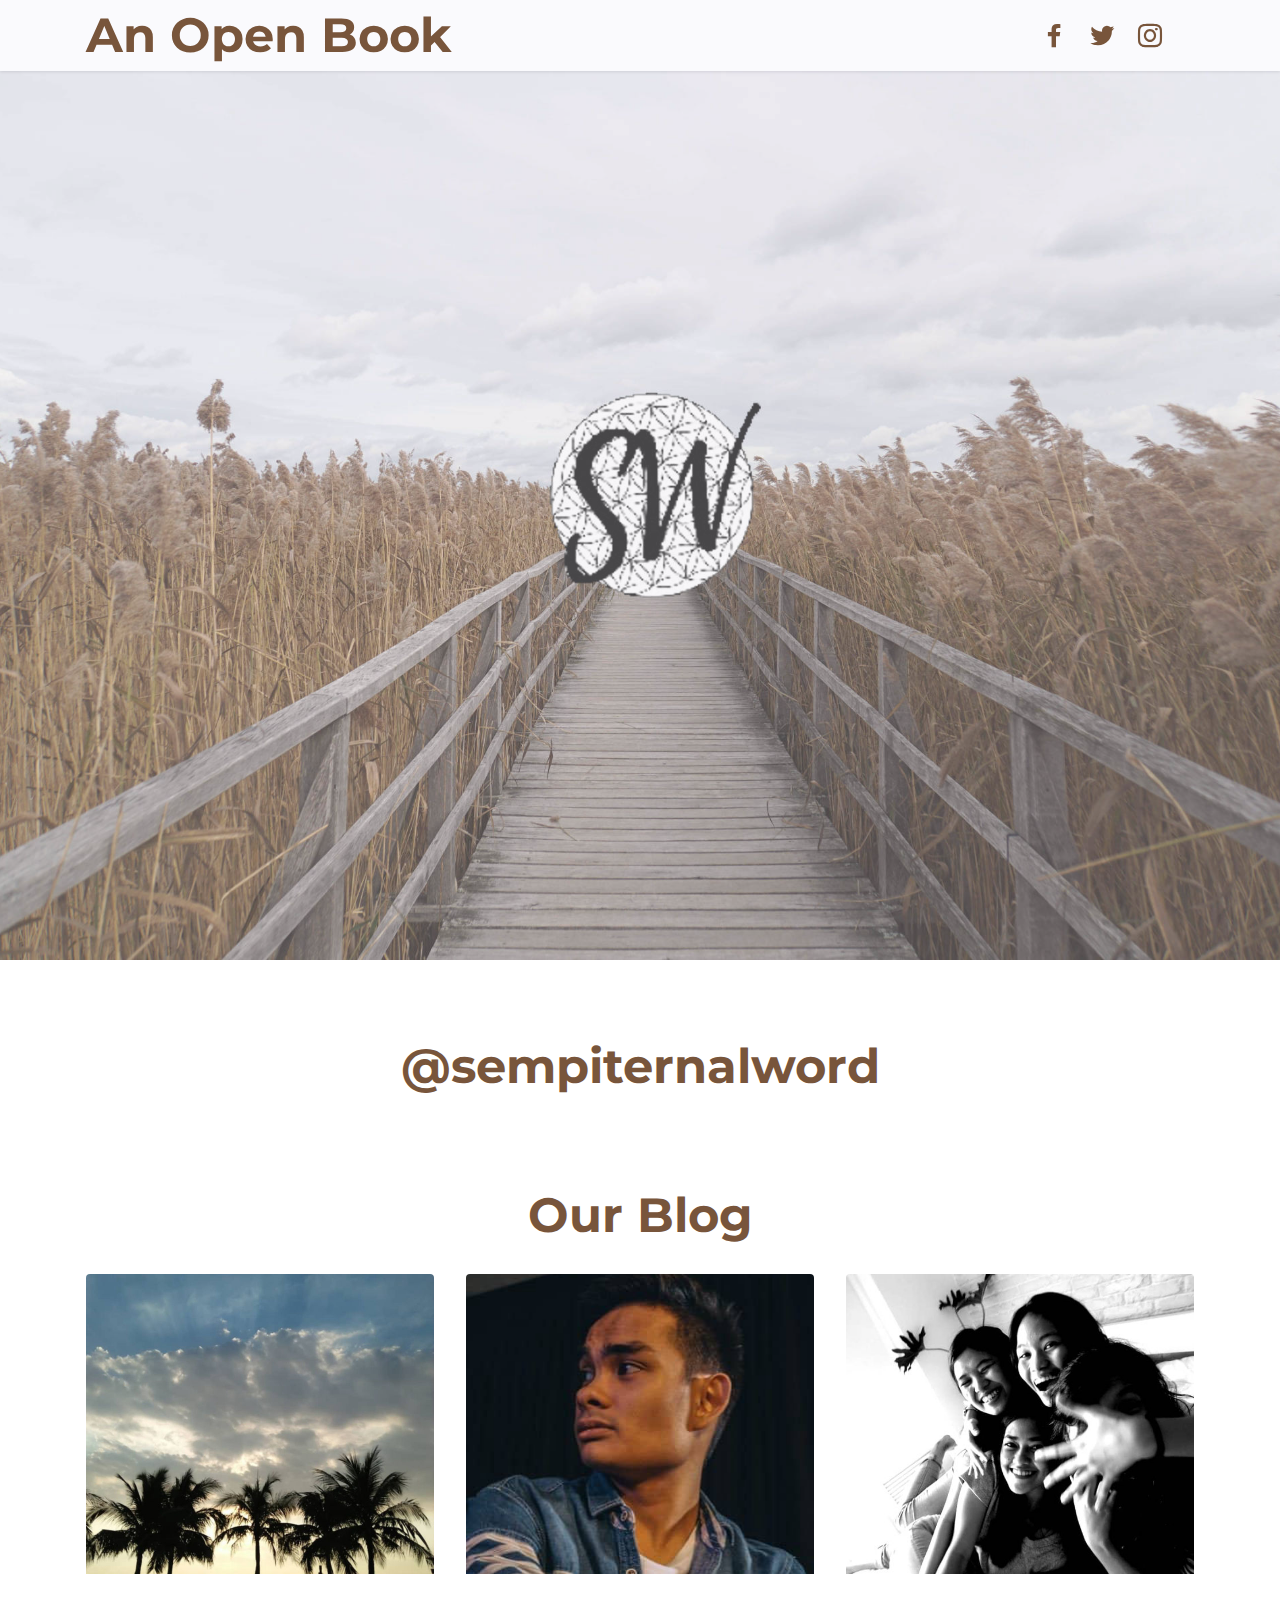
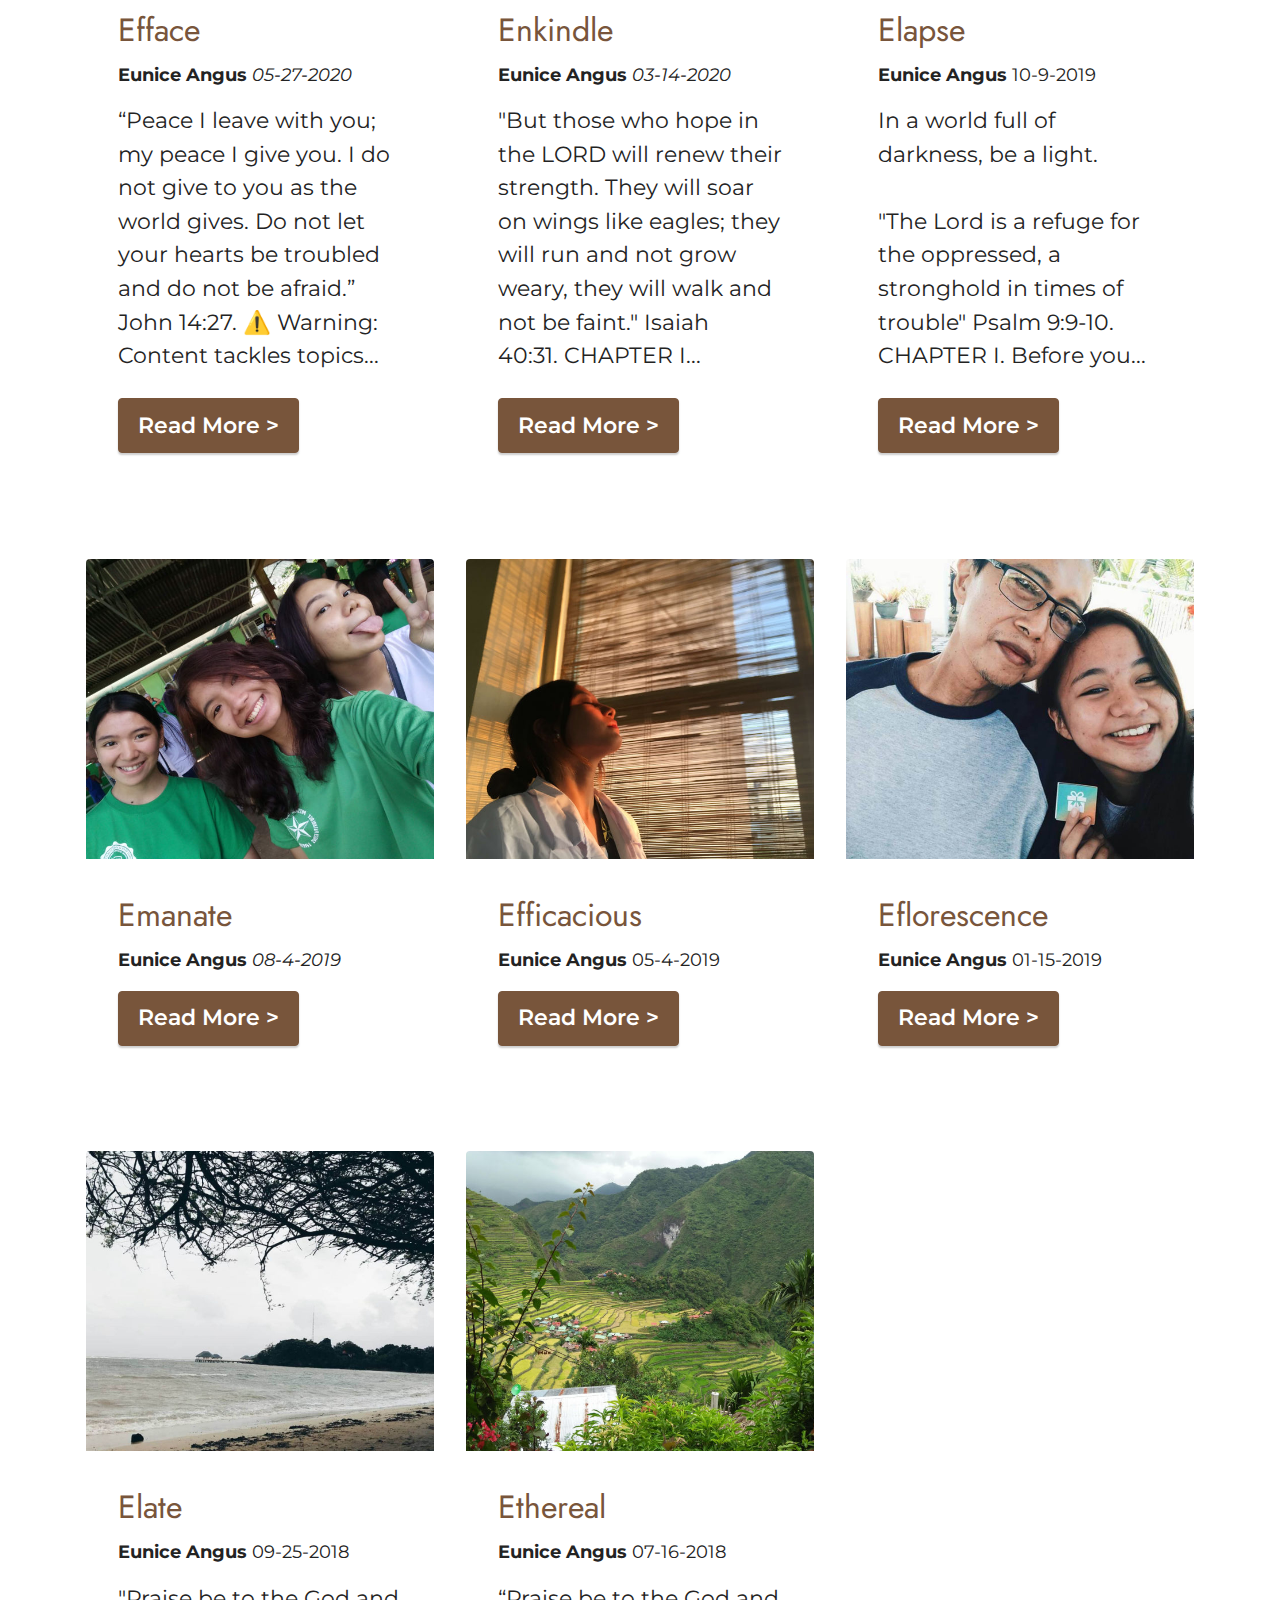
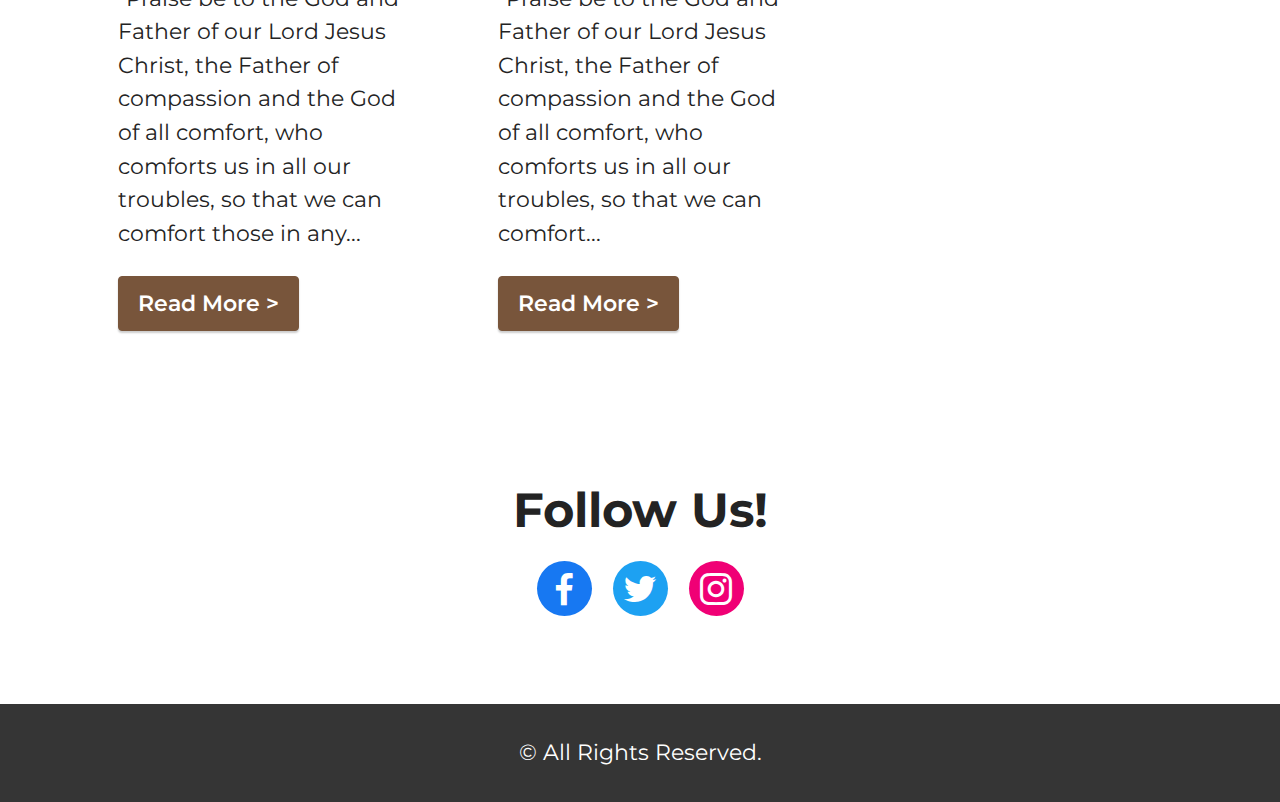
<file: index.html>
<!DOCTYPE html>
<html  >
<head>

  <meta charset="UTF-8">
  <meta http-equiv="X-UA-Compatible" content="IE=edge">
  <meta name="generator" content="Mobirise v5.1.4, mobirise.com">
  <meta name="viewport" content="width=device-width, initial-scale=1, minimum-scale=1">
  <link rel="shortcut icon" href="assets/images/circle-cropped-1-128x128-1.png" type="image/x-icon">
  <meta name="description" content="">
  
  
  <title>Home</title>
  <link rel="stylesheet" href="assets/tether/tether.min.css">
  <link rel="stylesheet" href="assets/bootstrap/css/bootstrap.min.css">
  <link rel="stylesheet" href="assets/bootstrap/css/bootstrap-grid.min.css">
  <link rel="stylesheet" href="assets/bootstrap/css/bootstrap-reboot.min.css">
  <link rel="stylesheet" href="assets/dropdown/css/style.css">
  <link rel="stylesheet" href="assets/socicon/css/styles.css">
  <link rel="stylesheet" href="assets/theme/css/style.css">
  <link rel="preload" as="style" href="assets/mobirise/css/mbr-additional.css"><link rel="stylesheet" href="assets/mobirise/css/mbr-additional.css" type="text/css">
  
  
  
  
</head>
<body>
  
  <section class="menu menu3 cid-sc4ndcMfeV" once="menu" id="menu3-z">
    
    <nav class="navbar navbar-dropdown navbar-fixed-top navbar-expand-lg">
        <div class="container">
            <div class="navbar-brand">
                
                <span class="navbar-caption-wrap"><a class="navbar-caption text-primary display-2" href="index.html#header3-4">An Open Book</a></span>
            </div>
            <button class="navbar-toggler" type="button" data-toggle="collapse" data-target="#navbarSupportedContent" aria-controls="navbarNavAltMarkup" aria-expanded="false" aria-label="Toggle navigation">
                <div class="hamburger">
                    <span></span>
                    <span></span>
                    <span></span>
                    <span></span>
                </div>
            </button>
            <div class="collapse navbar-collapse" id="navbarSupportedContent">
                
                <div class="icons-menu">
                    <a class="iconfont-wrapper" href="https://web.facebook.com/sempiternalword?_rdc=1&_rdr" target="_blank">
                        <span class="p-2 mbr-iconfont socicon-facebook socicon"></span>
                    </a>
                    <a class="iconfont-wrapper" href="https://twitter.com/sempiternalword?fbclid=IwAR0Jkj_iWtZdvNBF_PI8IkRTvx3H0OFald3Rp8v8pCiQILHXlvVpCSY2Oso" target="_blank">
                        <span class="p-2 mbr-iconfont socicon-twitter socicon"></span>
                    </a>
                    <a class="iconfont-wrapper" href="https://www.instagram.com/sempiternalword/?hl=en&fbclid=IwAR2Ke2Ap63FxKErA_Xv5qHt0tJk1MAZ94StgDJ7eDjH904H9ItjBIxammAg" target="_blank">
                        <span class="p-2 mbr-iconfont socicon-instagram socicon"></span>
                    </a>
                    
                </div>
                
            </div>
        </div>
    </nav>
</section>

<section class="header3 cid-sbYs8mmofi mbr-fullscreen" id="header3-4">

    

    <div class="mbr-overlay" style="opacity: 0.3; background-color: rgb(234, 233, 238);"></div>

    <div class="align-center container">
        <div class="row justify-content-end">
            <div class="col-12 col-lg-6">
                
                
                
                
            </div>
        </div>
    </div>
</section>

<section class="content4 cid-sbYBfA4G9G" id="content4-5">
    
    
    <div class="container">
        <div class="row justify-content-center">
            <div class="title col-md-12 col-lg-10">
                <h3 class="mbr-section-title mbr-fonts-style align-center mb-4 display-2"><strong>@sempiternalword</strong></h3>
                
                
            </div>
        </div>
    </div>
</section>

<section class="content2 cid-sbYEVquvfE" id="content2-6">
    
    
    <div class="container">
        <div class="mbr-section-head">
            <h4 class="mbr-section-title mbr-fonts-style align-center mb-0 display-2"><strong>Our Blog</strong></h4>
            
        </div>
        <div class="row mt-4">
            <div class="item features-image сol-12 col-md-6 col-lg-4">
                <div class="item-wrapper">
                    <div class="item-img">
                        <img src="assets/images/trees-696x696.jpg" alt="" title="">
                    </div>
                    <div class="item-content">
                        <h5 class="item-title mbr-fonts-style display-5"><a href="#top" class="text-primary">Ef</a>face</h5>
                        <h6 class="item-subtitle mbr-fonts-style mt-1 display-4"><strong>Eunice Angus&nbsp;</strong><em>05-27-2020</em></h6>
                        <p class="mbr-text mbr-fonts-style mt-3 display-7">“Peace I leave with you; my peace I give you. I do not give to you as the world gives. Do not let your hearts be troubled and do not be afraid.” John 14:27. ⚠️ Warning: Content tackles topics...</p>
                    </div>
                    <div class="mbr-section-btn item-footer mt-2"><a href="page1.html#content4-bk" class="btn item-btn btn-primary display-7">Read More
                            &gt;</a></div>
                </div>
            </div>
            <div class="item features-image сol-12 col-md-6 col-lg-4">
                <div class="item-wrapper">
                    <div class="item-img">
                        <img src="assets/images/en10-400x400.jpg" alt="" title="">
                    </div>
                    <div class="item-content">
                        <h5 class="item-title mbr-fonts-style display-5"><a href="#top" class="text-primary">E</a>nkindle</h5>
                        <h6 class="item-subtitle mbr-fonts-style mt-1 display-4"><strong>Eunice Angus&nbsp;</strong><em>03-14-2020</em></h6>
                        <p class="mbr-text mbr-fonts-style mt-3 display-7">"But those who hope in the LORD will renew their strength. They will soar on wings like eagles; they will run and not grow weary, they will walk and not be faint." Isaiah 40:31.&nbsp;CHAPTER I...</p>
                    </div>
                    <div class="mbr-section-btn item-footer mt-2"><a href="page2.html#content4-bn" class="btn btn-primary item-btn display-7">Read More
                            &gt;</a></div>
                </div>
            </div>
            <div class="item features-image сol-12 col-md-6 col-lg-4">
                <div class="item-wrapper">
                    <div class="item-img">
                        <img src="assets/images/ela7-696x522.jpg" alt="" title="">
                    </div>
                    <div class="item-content">
                        <h5 class="item-title mbr-fonts-style display-5">Elapse</h5>
                        <h6 class="item-subtitle mbr-fonts-style mt-1 display-4"><strong>Eunice Angus </strong>10-9-2019</h6>
                        <p class="mbr-text mbr-fonts-style mt-3 display-7">In a world full of darkness, be a light.<br><br>"The Lord is a refuge for the oppressed, a stronghold in times of trouble" Psalm 9:9-10. CHAPTER I. Before you...</p>
                    </div>
                    <div class="mbr-section-btn item-footer mt-2"><a href="page3.html#content4-bm" class="btn btn-primary item-btn display-7">Read More
                            &gt;</a></div>
                </div>
            </div>

        </div>
    </div>
</section>

<section class="content2 cid-sbYFEtcVPg" id="content2-7">
    
    
    <div class="container">
        
        <div class="row mt-4">
            <div class="item features-image сol-12 col-md-6 col-lg-4">
                <div class="item-wrapper">
                    <div class="item-img">
                        <img src="assets/images/em4a-696x522.jpg" alt="" title="">
                    </div>
                    <div class="item-content">
                        <h5 class="item-title mbr-fonts-style display-5">Emanate</h5>
                        <h6 class="item-subtitle mbr-fonts-style mt-1 display-4">
                            <strong>Eunice Angus</strong><em>&nbsp;08-4-2019</em></h6>
                        
                    </div>
                    <div class="mbr-section-btn item-footer mt-2"><a href="page6.html#content4-62" class="btn item-btn btn-primary display-7">Read More
                            &gt;</a></div>
                </div>
            </div>
            <div class="item features-image сol-12 col-md-6 col-lg-4">
                <div class="item-wrapper">
                    <div class="item-img">
                        <img src="assets/images/ef3-696x522.jpg" alt="" title="">
                    </div>
                    <div class="item-content">
                        <h5 class="item-title mbr-fonts-style display-5"><a href="#top" class="text-primary">Ef</a>ficacious</h5>
                        <h6 class="item-subtitle mbr-fonts-style mt-1 display-4"><strong>Eunice Angus </strong>05-4-2019</h6>
                        
                    </div>
                    <div class="mbr-section-btn item-footer mt-2"><a href="page7.html#content4-7g" class="btn btn-primary item-btn display-7">Read More
                            &gt;</a></div>
                </div>
            </div>
            <div class="item features-image сol-12 col-md-6 col-lg-4">
                <div class="item-wrapper">
                    <div class="item-img">
                        <img src="assets/images/eff-696x870.jpg" alt="" title="">
                    </div>
                    <div class="item-content">
                        <h5 class="item-title mbr-fonts-style display-5"><a href="#top" class="text-primary">E</a>florescence</h5>
                        <h6 class="item-subtitle mbr-fonts-style mt-1 display-4"><strong>Eunice Angus </strong>01-15-2019</h6>
                        
                    </div>
                    <div class="mbr-section-btn item-footer mt-2"><a href="page8.html#content4-8f" class="btn btn-primary item-btn display-7">Read More
                            &gt;</a></div>
                </div>
            </div>

        </div>
    </div>
</section>

<section class="content2 cid-sbYGG0AooY" id="content2-8">
    
    
    <div class="container">
        
        <div class="row mt-4">
            <div class="item features-image сol-12 col-md-6 col-lg-4">
                <div class="item-wrapper">
                    <div class="item-img">
                        <img src="assets/images/el-696x696.jpg" alt="" title="">
                    </div>
                    <div class="item-content">
                        <h5 class="item-title mbr-fonts-style display-5">Elate</h5>
                        <h6 class="item-subtitle mbr-fonts-style mt-1 display-4"><strong>Eunice Angus</strong> 09-25-2018</h6>
                        <p class="mbr-text mbr-fonts-style mt-3 display-7">"Praise be to the God and Father of our Lord Jesus Christ, the Father of compassion and the God of all comfort, who comforts us in all our troubles, so that we can comfort those in any...</p>
                    </div>
                    <div class="mbr-section-btn item-footer mt-2"><a href="page9.html#content4-9b" class="btn item-btn btn-primary display-7">Read More
                            &gt;</a></div>
                </div>
            </div>
            <div class="item features-image сol-12 col-md-6 col-lg-4">
                <div class="item-wrapper">
                    <div class="item-img">
                        <img src="assets/images/eth12-696x522.jpg" alt="" title="">
                    </div>
                    <div class="item-content">
                        <h5 class="item-title mbr-fonts-style display-5">Ethereal</h5>
                        <h6 class="item-subtitle mbr-fonts-style mt-1 display-4"><strong>Eunice Angus </strong>07-16-2018</h6>
                        <p class="mbr-text mbr-fonts-style mt-3 display-7">“Praise be to the God and Father of our Lord Jesus Christ, the Father of compassion and the God of all comfort, who comforts us in all our troubles, so that we can comfort...<br>
                        </p>
                    </div>
                    <div class="mbr-section-btn item-footer mt-2"><a href="page10.html#content4-ab" class="btn btn-primary item-btn display-7">Read More
                            &gt;</a></div>
                </div>
            </div>
           

        </div>
    </div>
</section>

<section class="share3 cid-sbYHqBon48" id="share3-9">
    
     
    
    

    <div class="container">
        <div class="media-container-row">
            <div class="col-12">
                <h3 class="mbr-section-title align-center mb-3 mbr-fonts-style display-2">
                    <strong>Follow Us!</strong>
                </h3>
                <div class="social-list align-center">
                   
                    <a class="iconfont-wrapper bg-facebook m-2 " target="_blank" href="https://web.facebook.com/sempiternalword?_rdc=1&_rdr">
                            <span class="socicon-facebook socicon"></span>
                        </a>
                        <a class="iconfont-wrapper bg-twitter m-2" href="https://twitter.com/sempiternalword?fbclid=IwAR0Jkj_iWtZdvNBF_PI8IkRTvx3H0OFald3Rp8v8pCiQILHXlvVpCSY2Oso" target="_blank">
                            <span class="socicon-twitter socicon"></span>
                        </a>
                        <a class="iconfont-wrapper bg-instagram m-2" href="https://www.instagram.com/sempiternalword/?hl=en&fbclid=IwAR2Ke2Ap63FxKErA_Xv5qHt0tJk1MAZ94StgDJ7eDjH904H9ItjBIxammAg" target="_blank">
                            <span class="socicon-instagram socicon"></span>
                        </a>
                        
                        
                        
                        
                        
                        
                        
                        
                </div>
            </div>
        </div>
    </div>
</section>

<section class="footer3 cid-sdG3buoO1W" once="footers" id="footer3-bo">

    

    

    <div class="container">
        <div class="media-container-row align-center mbr-white">
            
            
            <div class="row row-copirayt">
                <p class="mbr-text mb-0 mbr-fonts-style mbr-white align-center display-7">
                    © All Rights Reserved.
                </p>
            </div>
        </div>
    </div>
</section>
  
</body>
</html>
</file>
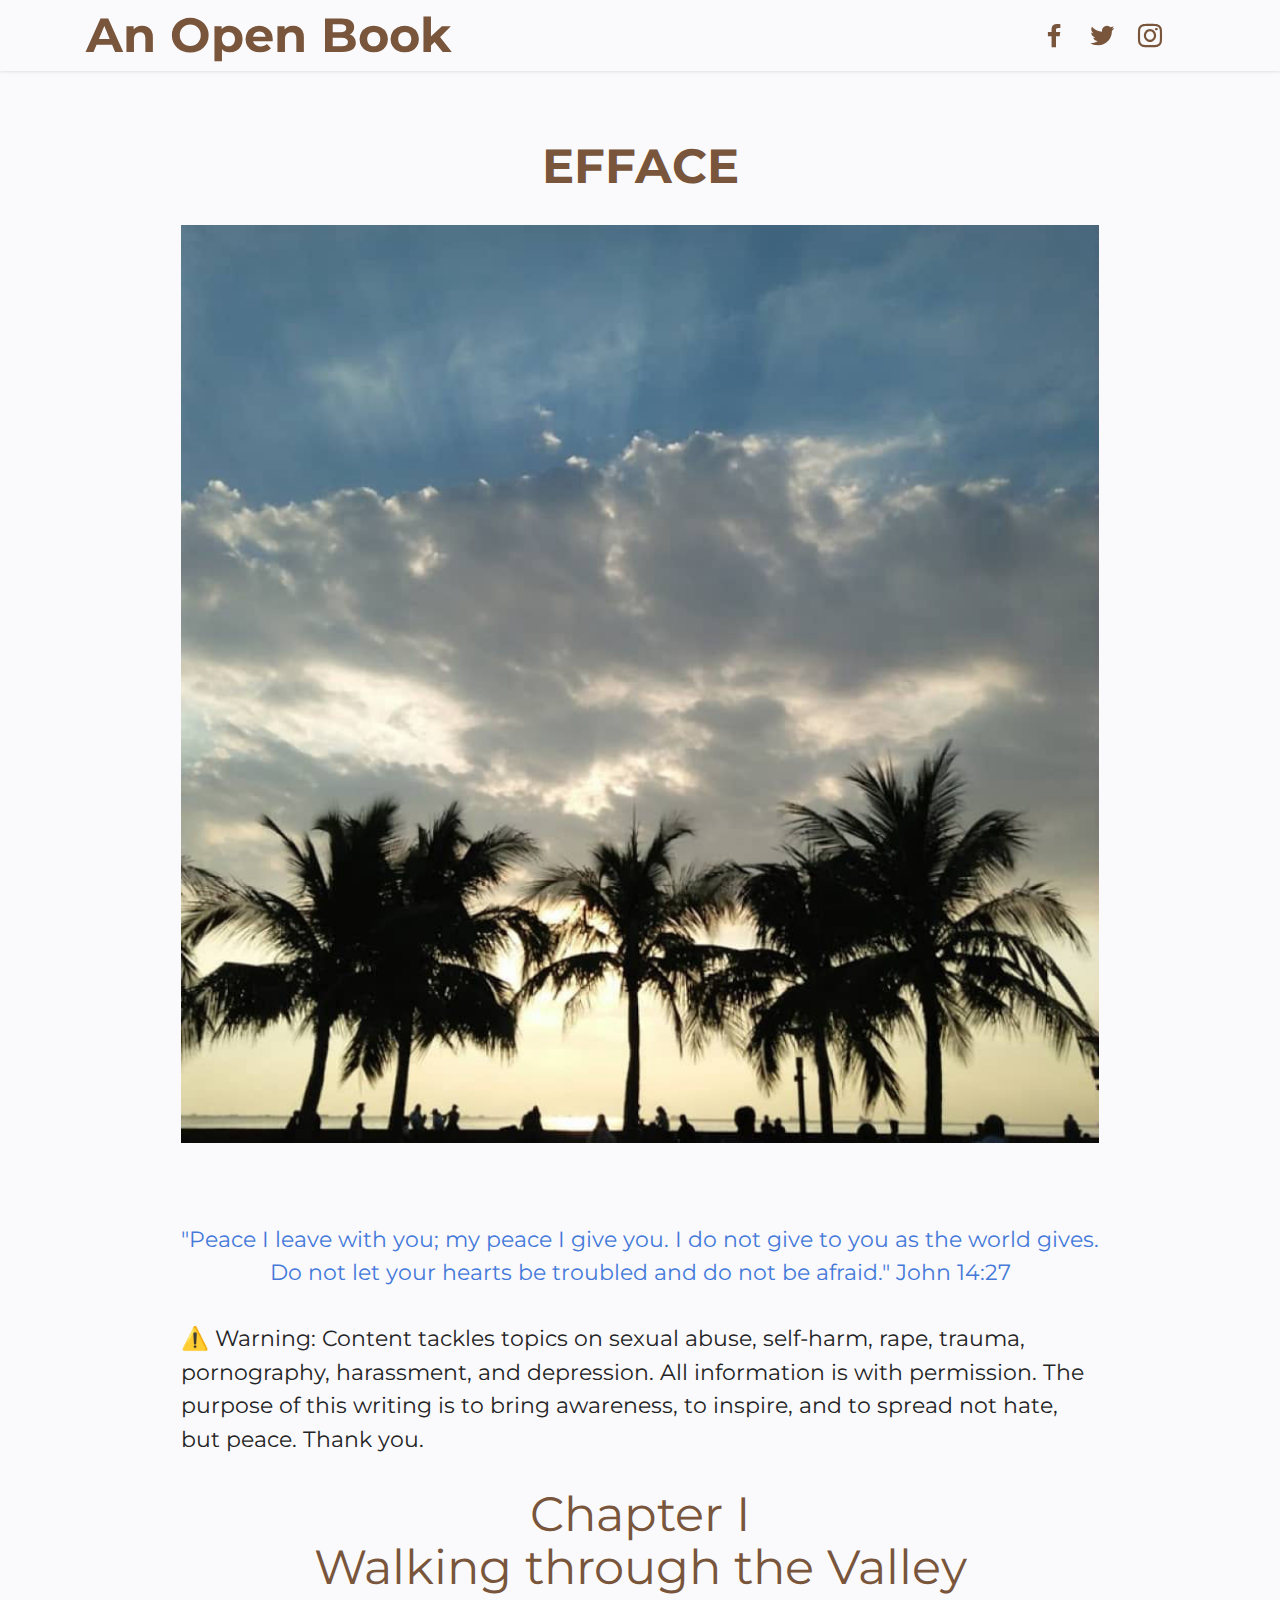
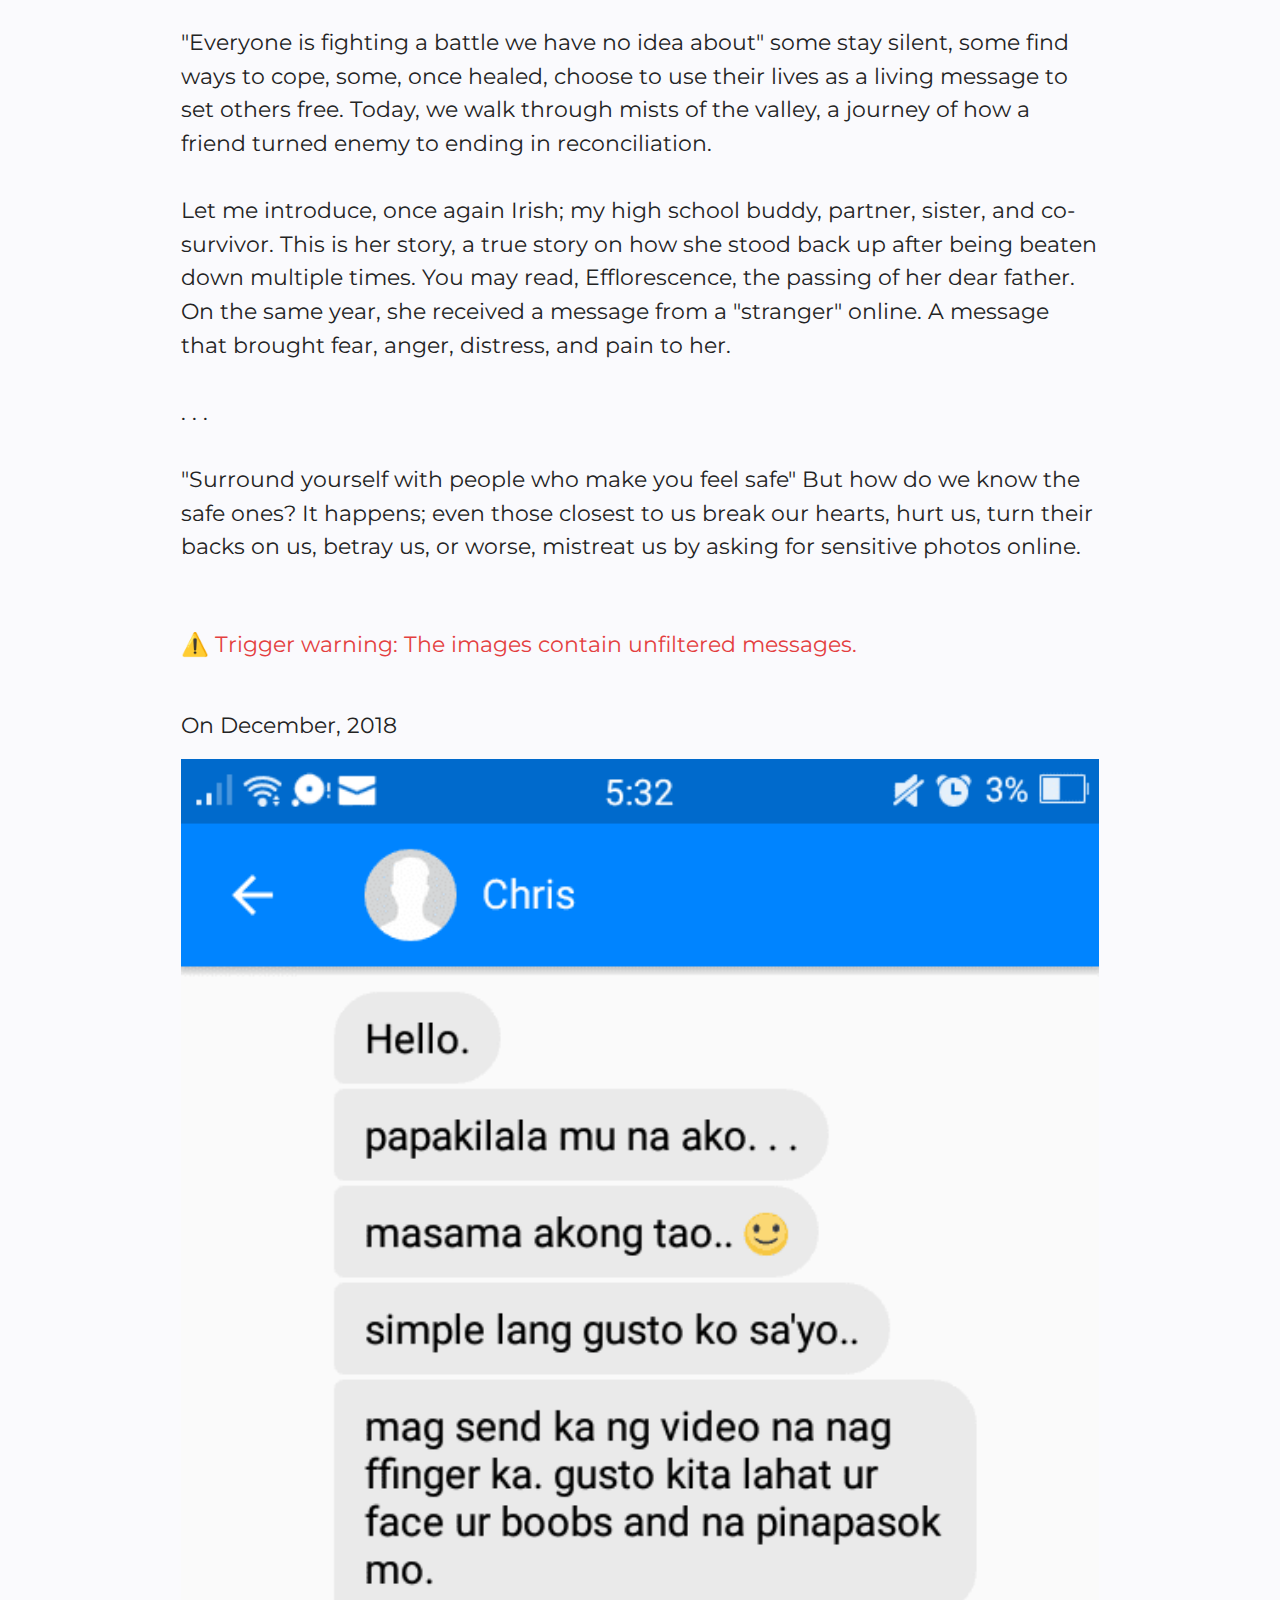
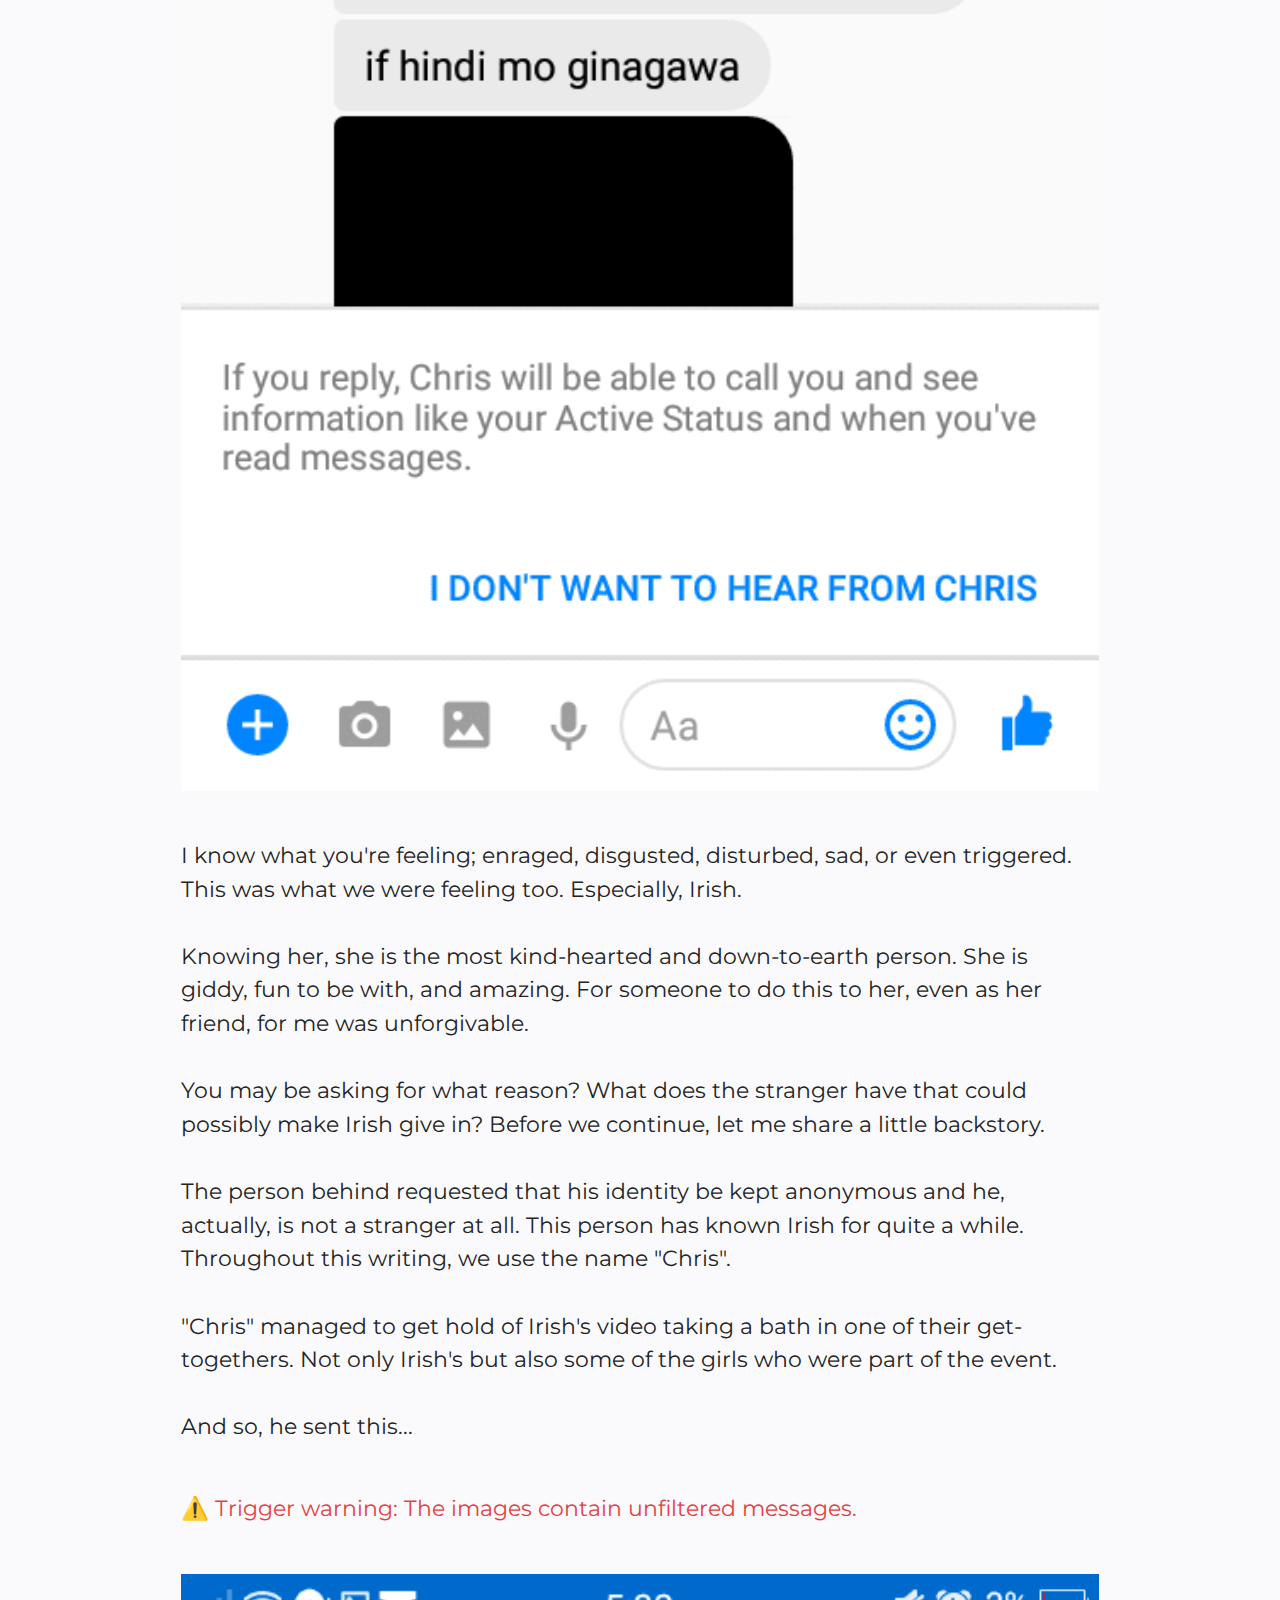
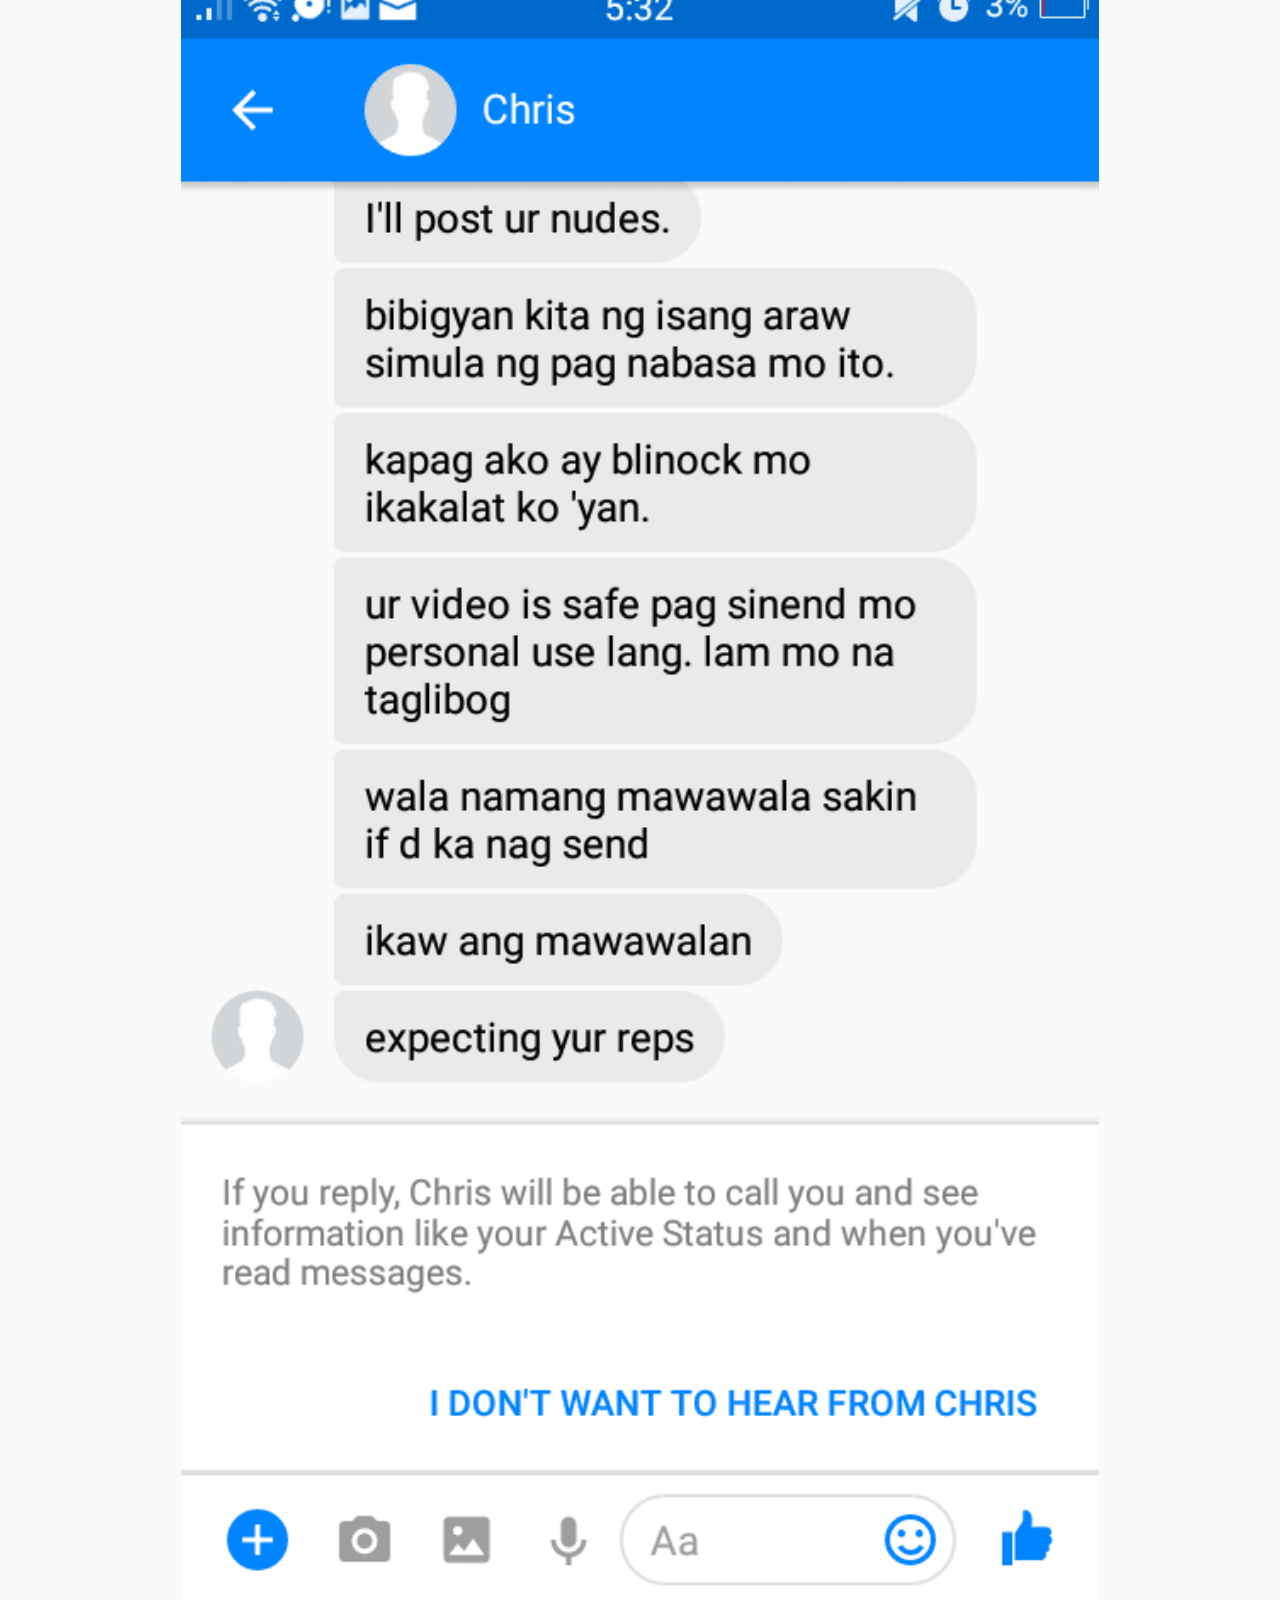
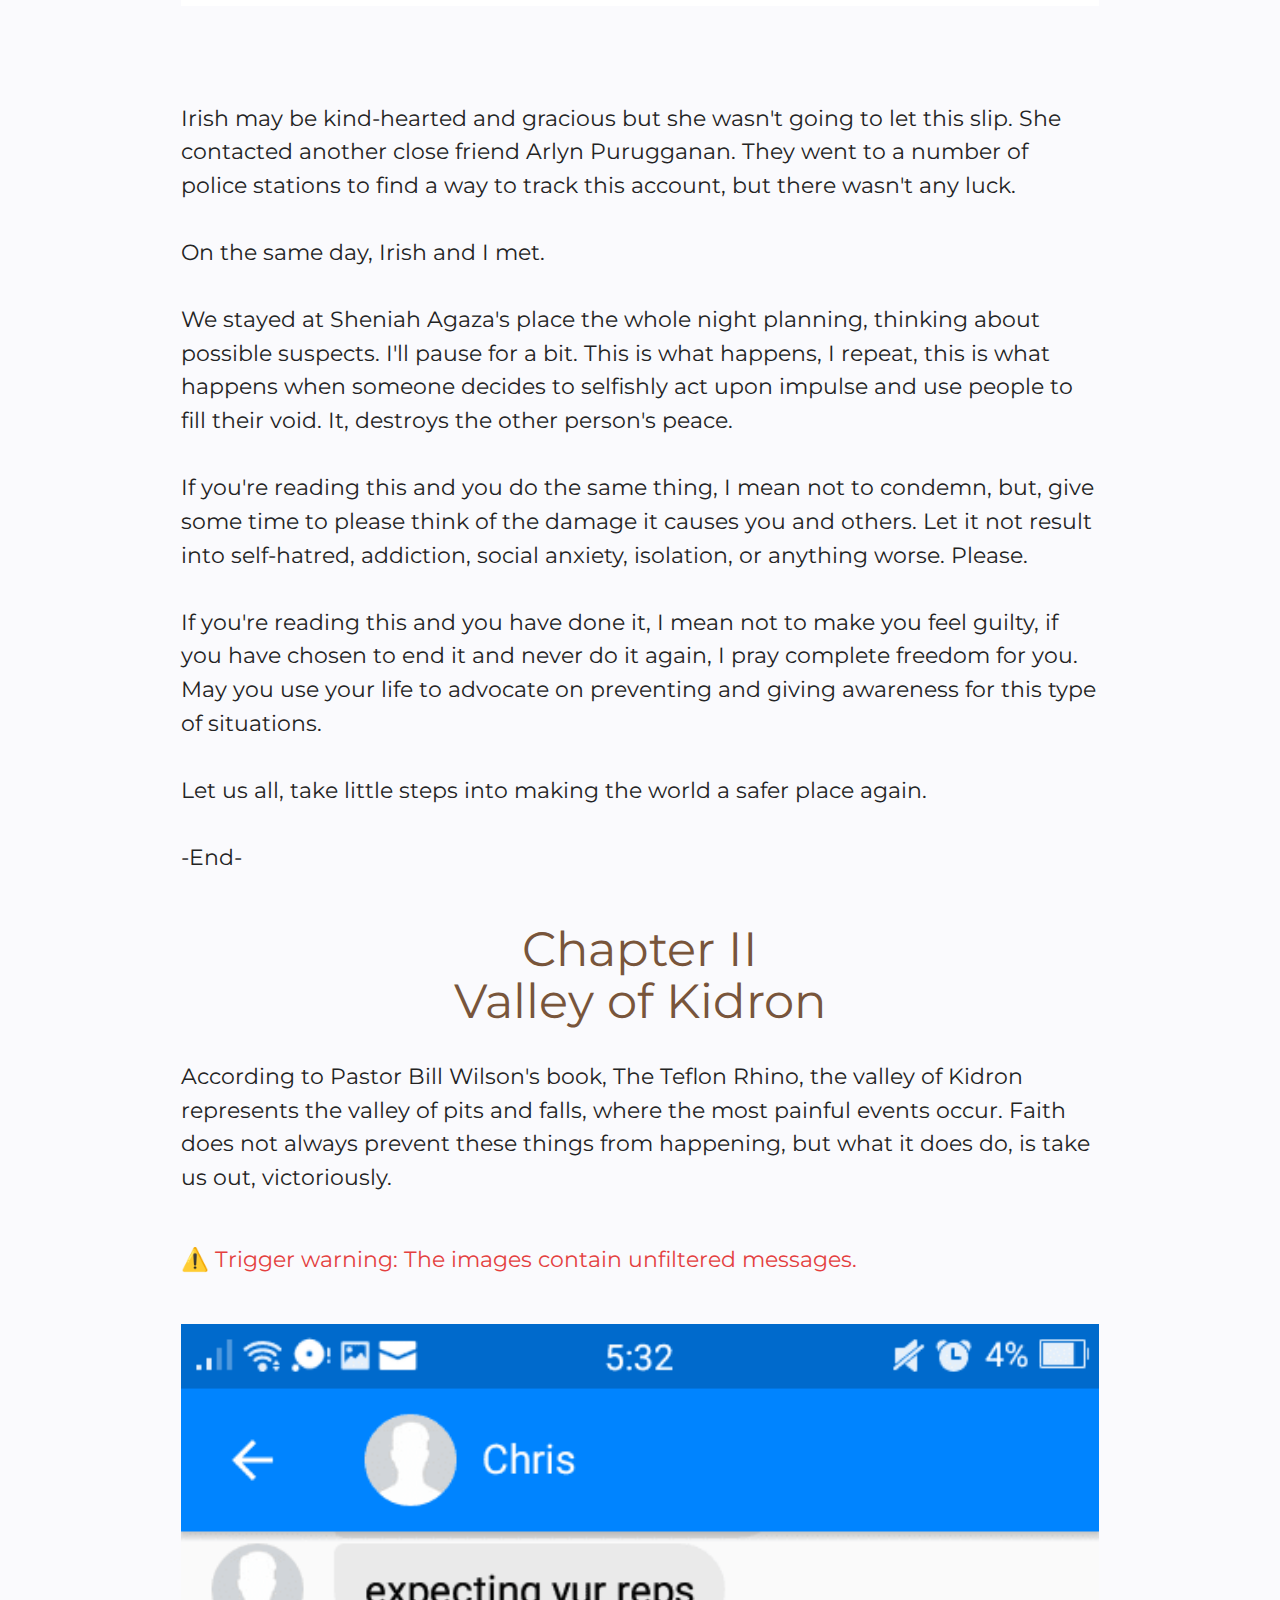
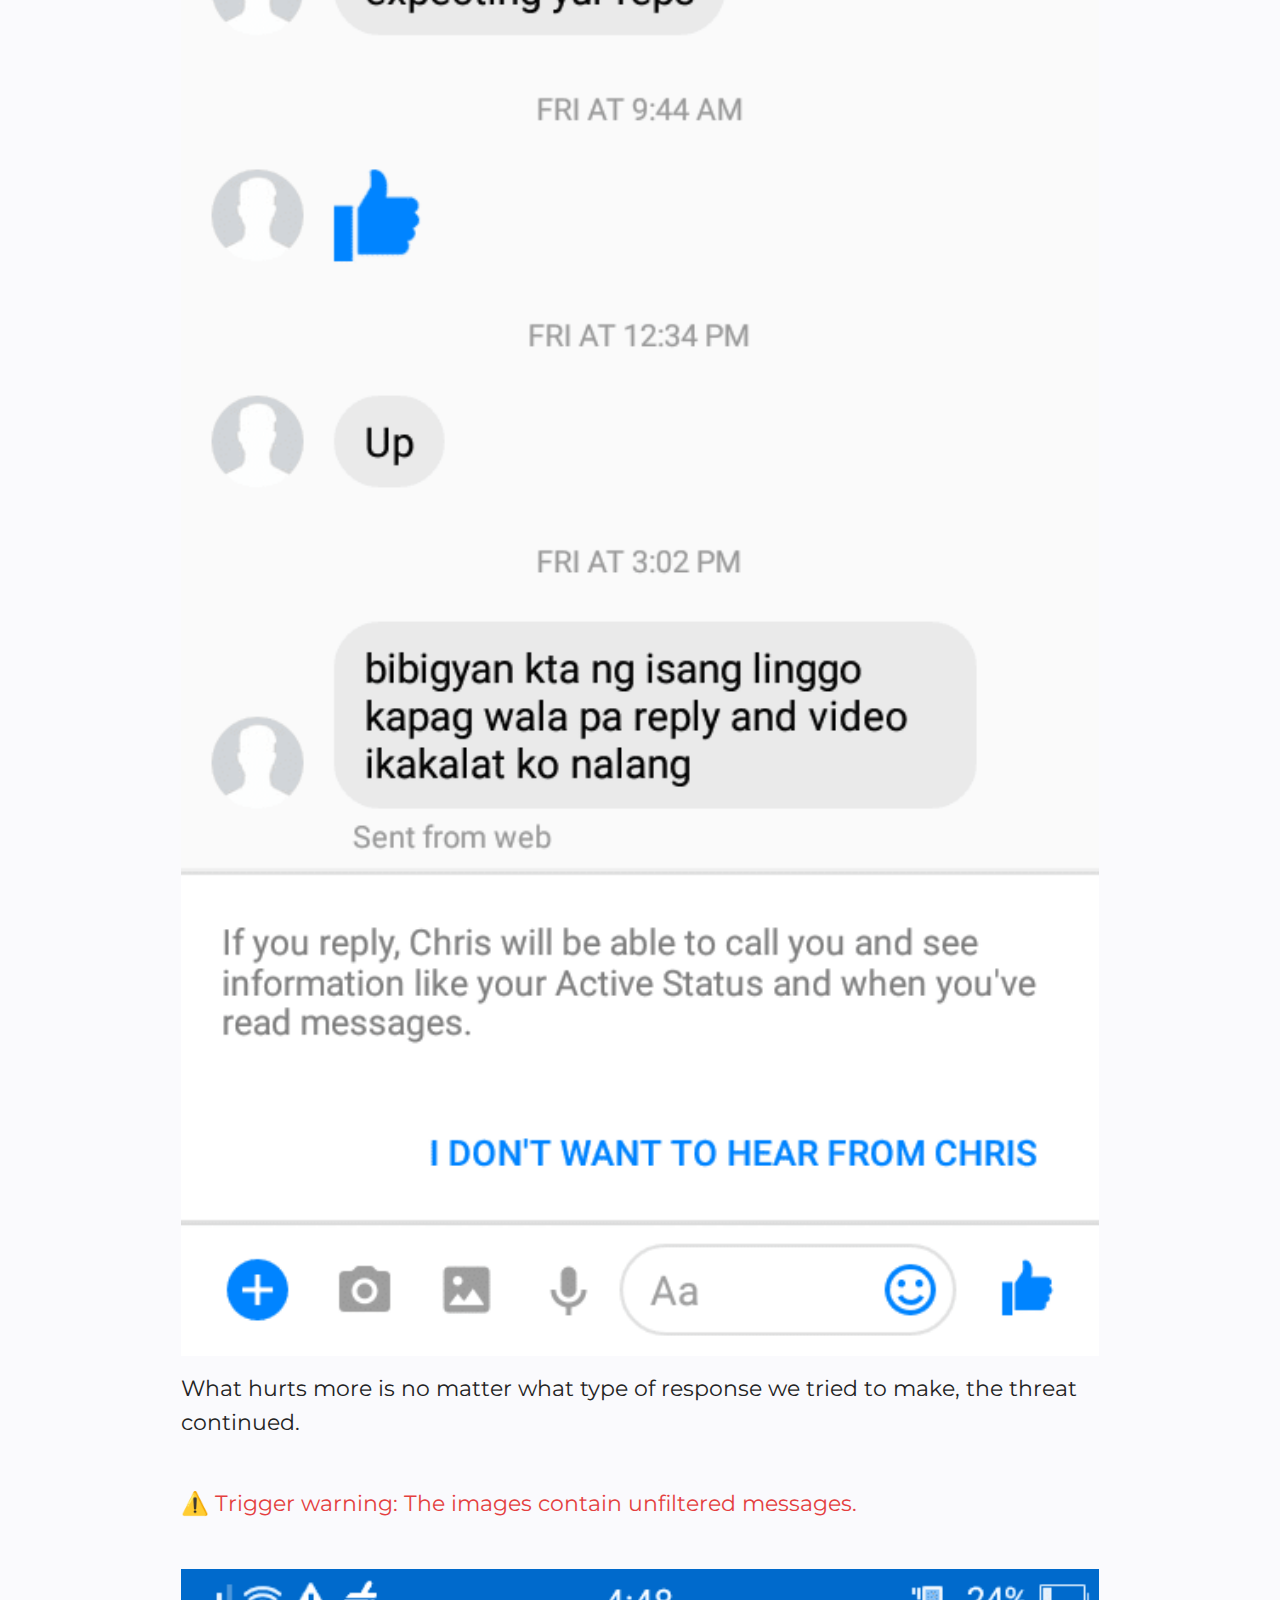
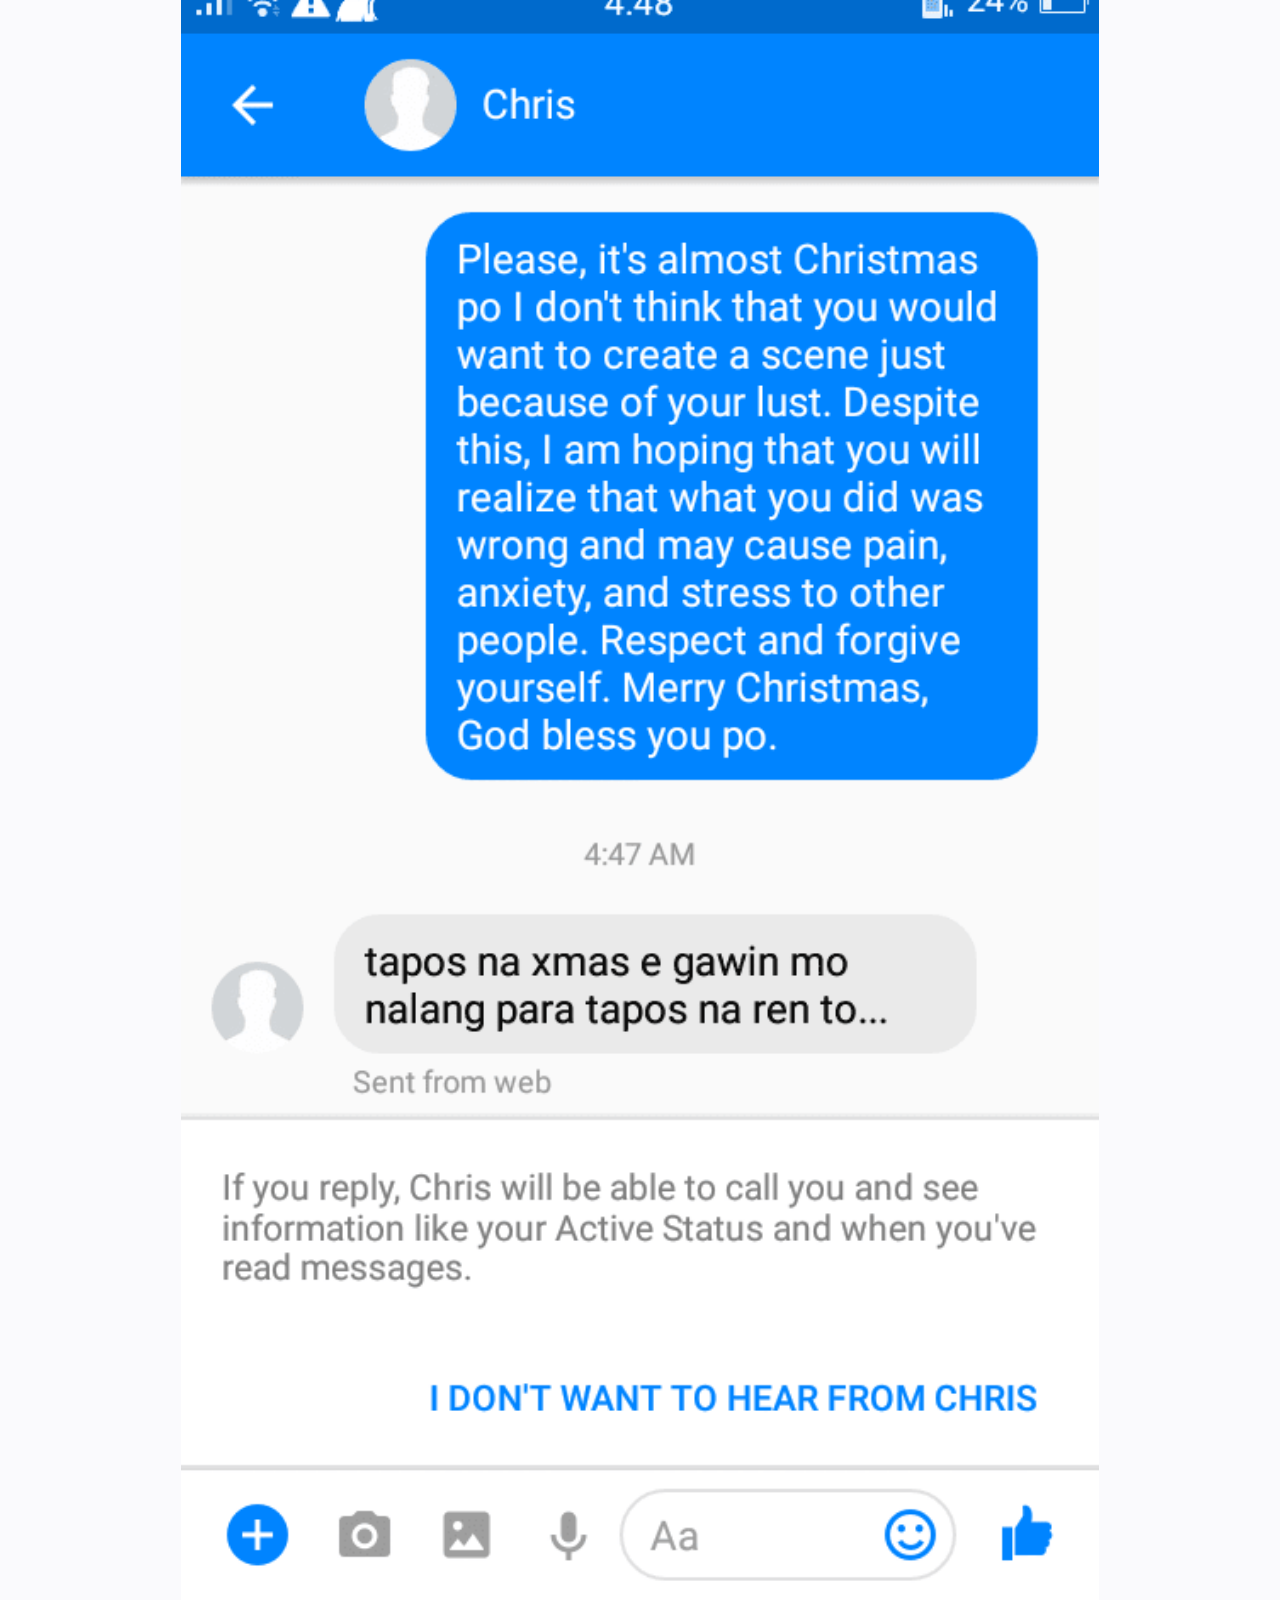
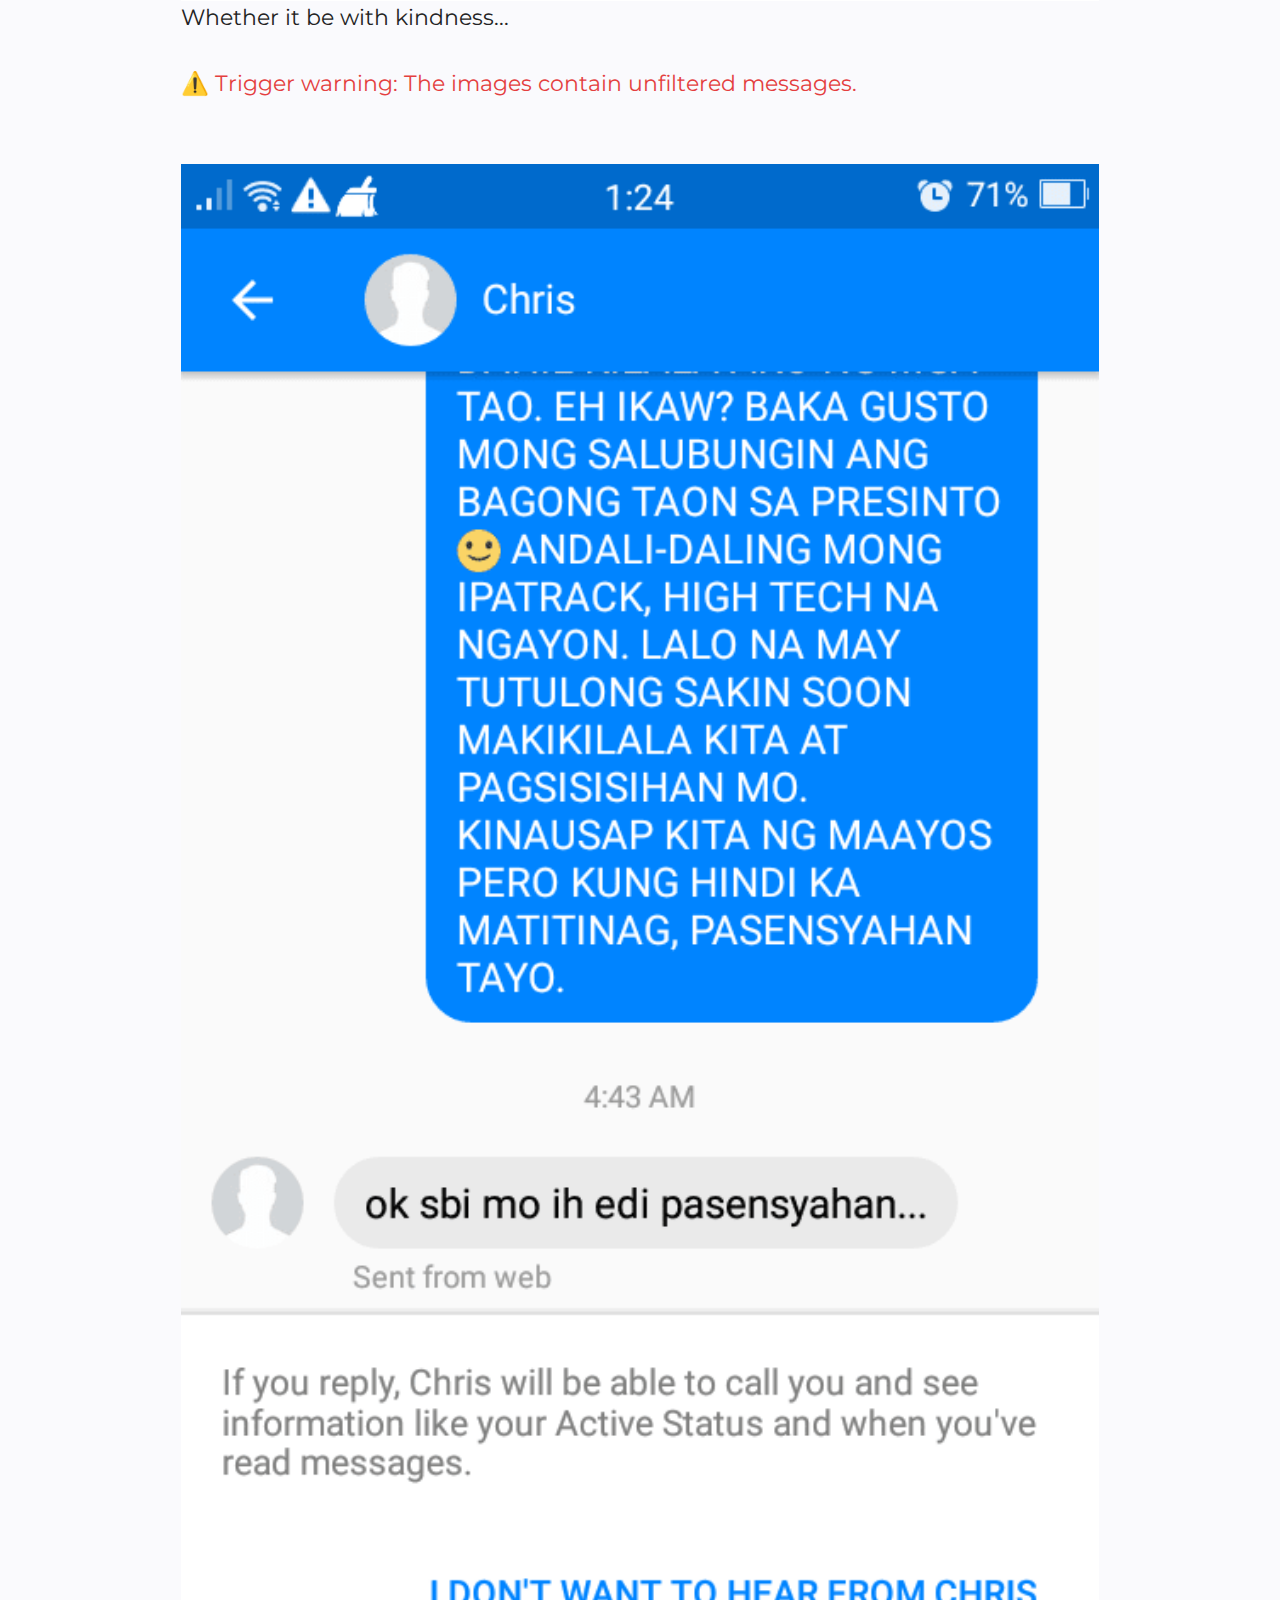
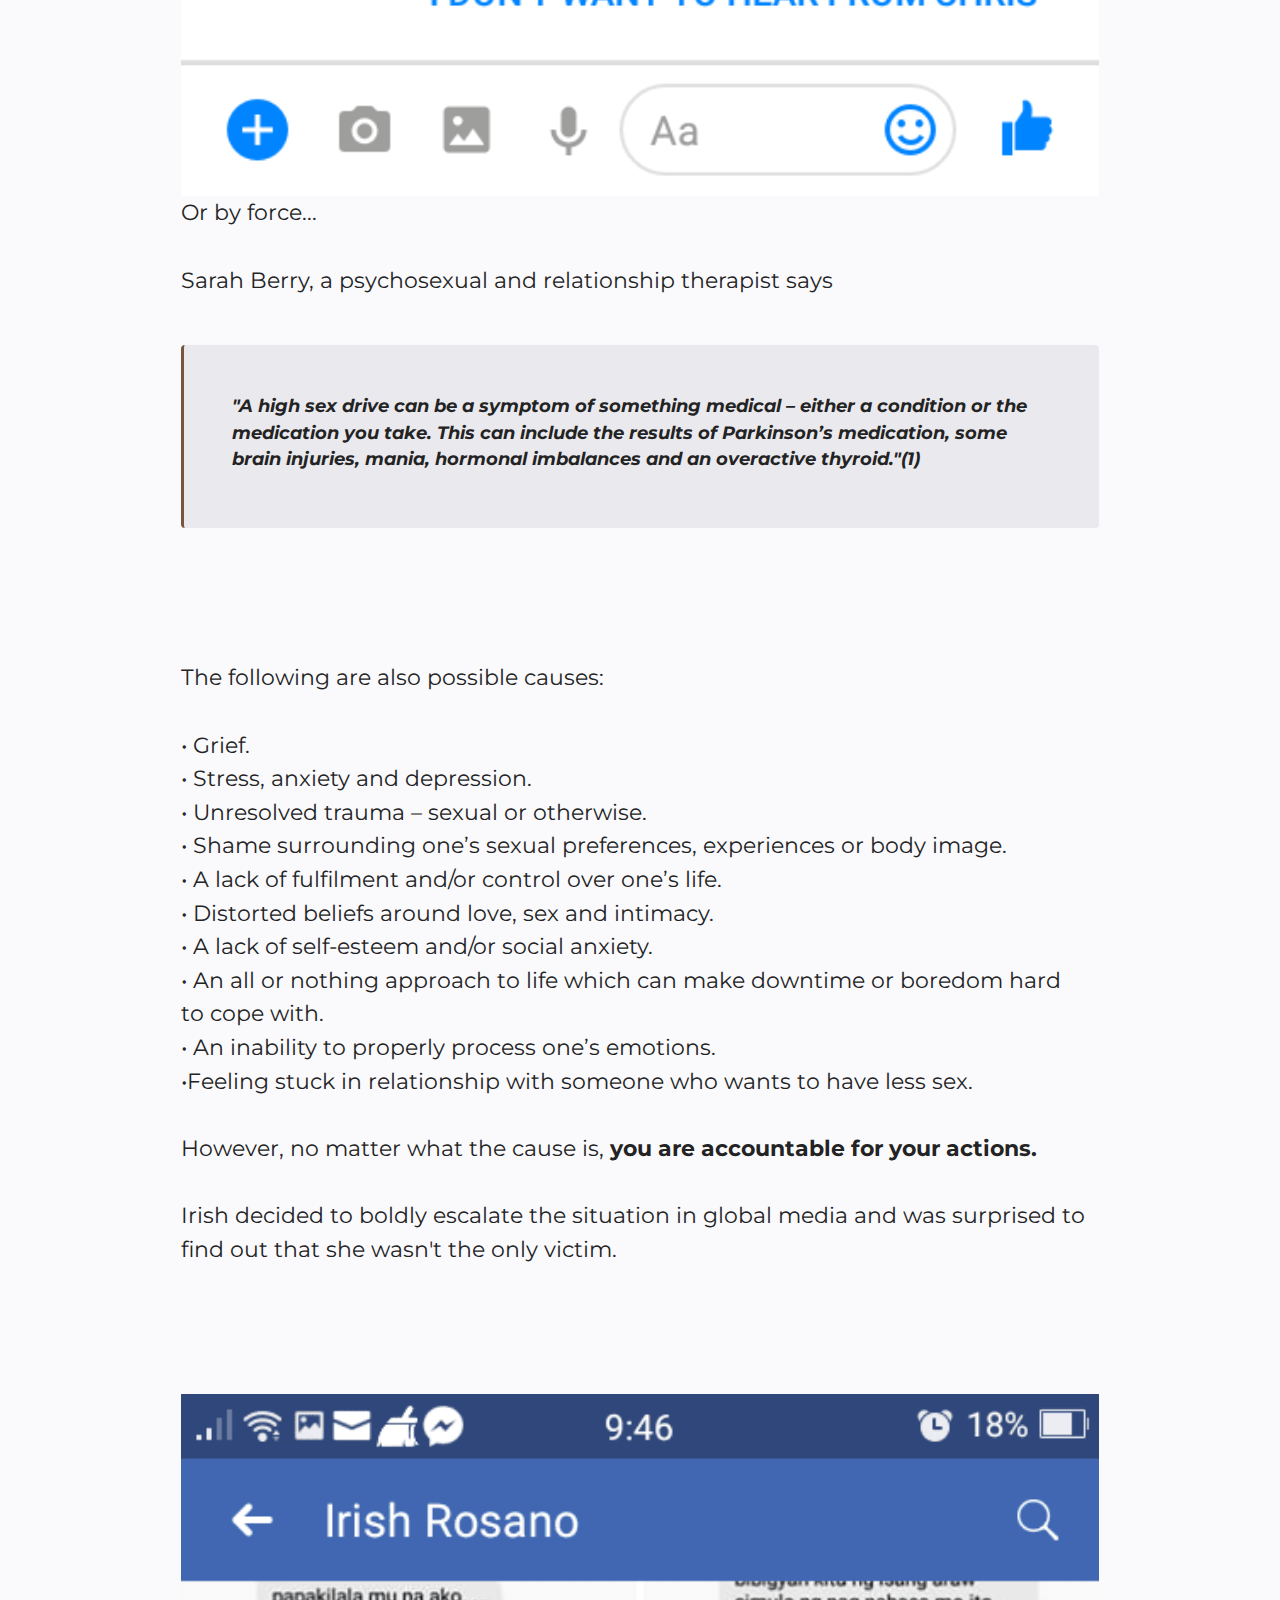
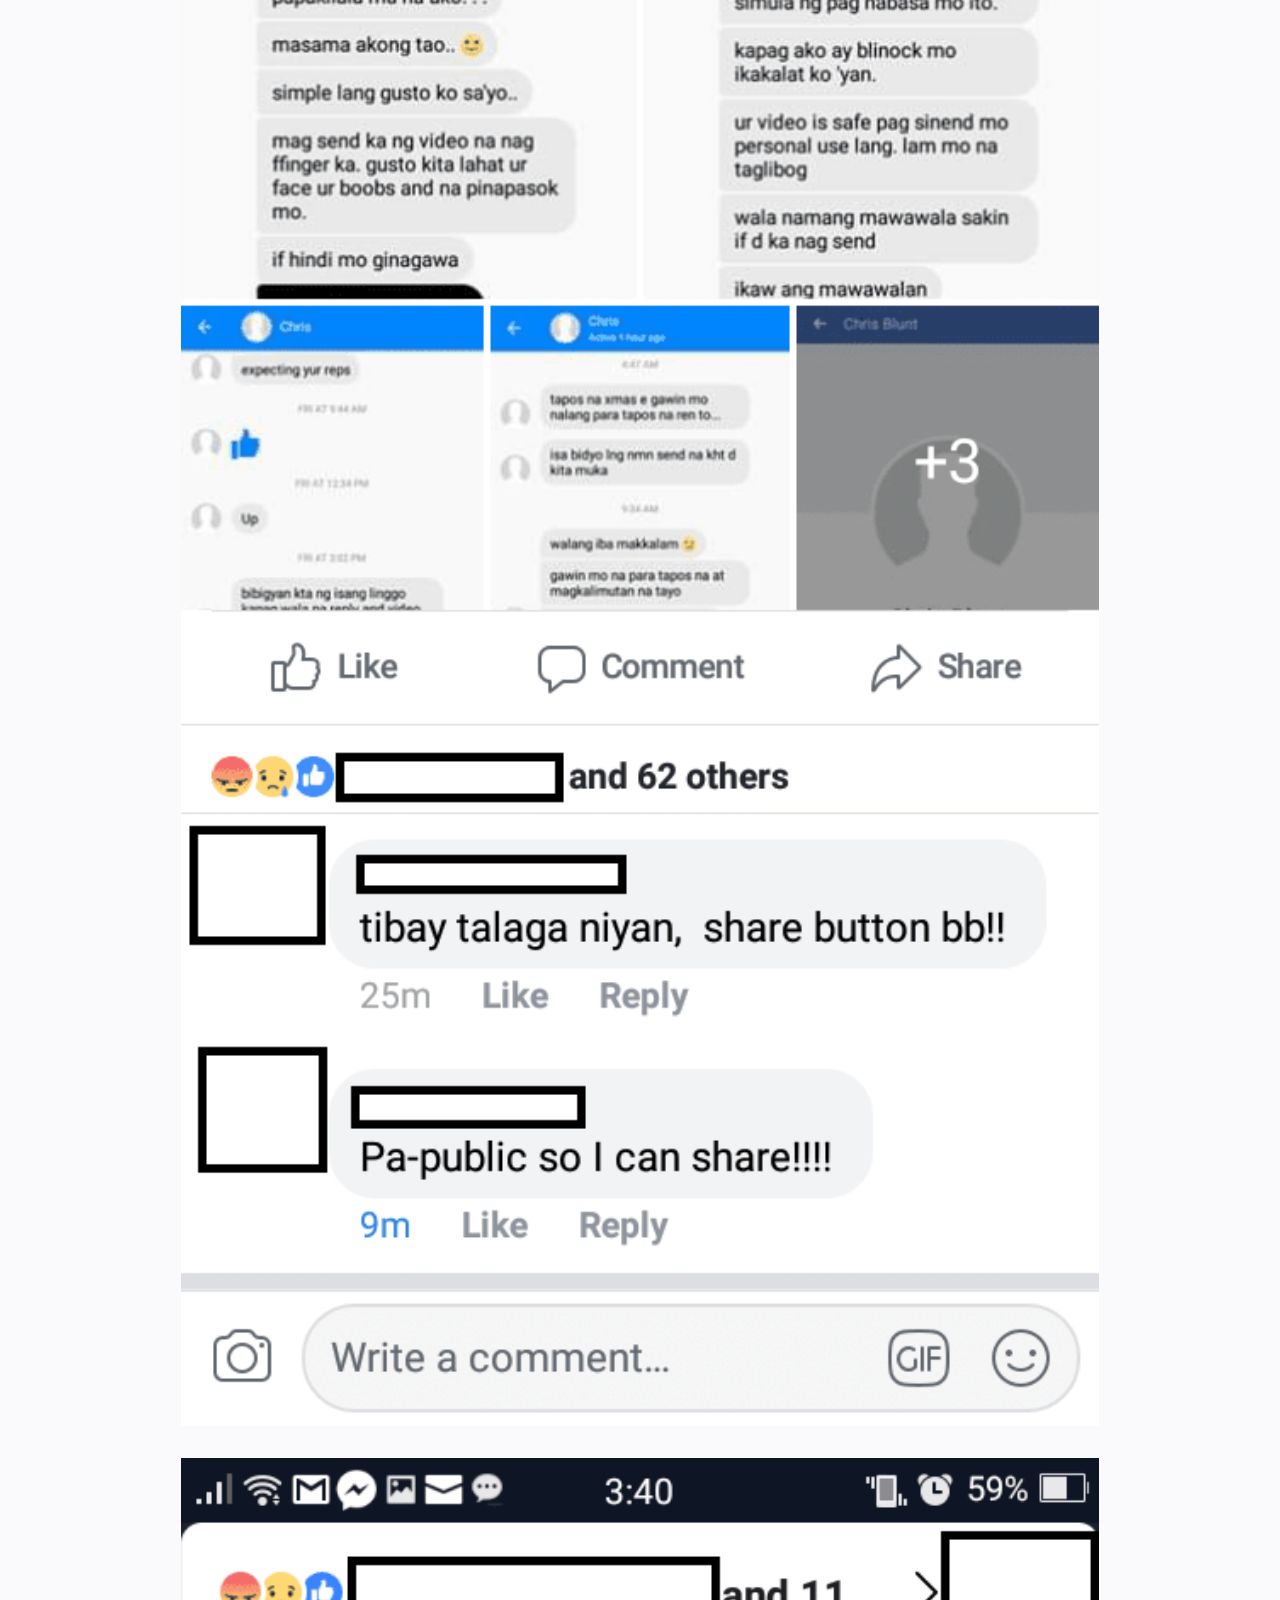
<file: page1.html>
<!DOCTYPE html>
<html  >
<head>
  
  <meta charset="UTF-8">
  <meta http-equiv="X-UA-Compatible" content="IE=edge">
  <meta name="generator" content="Mobirise v5.1.4, mobirise.com">
  <meta name="viewport" content="width=device-width, initial-scale=1, minimum-scale=1">
  <link rel="shortcut icon" href="assets/images/circle-cropped-1-128x128-1.png" type="image/x-icon">
  <meta name="description" content="">
  
  
  <title>EFFACE</title>
  <link rel="stylesheet" href="assets/tether/tether.min.css">
  <link rel="stylesheet" href="assets/bootstrap/css/bootstrap.min.css">
  <link rel="stylesheet" href="assets/bootstrap/css/bootstrap-grid.min.css">
  <link rel="stylesheet" href="assets/bootstrap/css/bootstrap-reboot.min.css">
  <link rel="stylesheet" href="assets/dropdown/css/style.css">
  <link rel="stylesheet" href="assets/socicon/css/styles.css">
  <link rel="stylesheet" href="assets/theme/css/style.css">
  <link rel="preload" as="style" href="assets/mobirise/css/mbr-additional.css"><link rel="stylesheet" href="assets/mobirise/css/mbr-additional.css" type="text/css">
  
  
  
  
</head>
<body>
  
  <section class="menu menu3 cid-sc4ndcMfeV" once="menu" id="menu3-z">
    
    <nav class="navbar navbar-dropdown navbar-fixed-top navbar-expand-lg">
        <div class="container">
            <div class="navbar-brand">
                
                <span class="navbar-caption-wrap"><a class="navbar-caption text-primary display-2" href="index.html#header3-4">An Open Book</a></span>
            </div>
            <button class="navbar-toggler" type="button" data-toggle="collapse" data-target="#navbarSupportedContent" aria-controls="navbarNavAltMarkup" aria-expanded="false" aria-label="Toggle navigation">
                <div class="hamburger">
                    <span></span>
                    <span></span>
                    <span></span>
                    <span></span>
                </div>
            </button>
            <div class="collapse navbar-collapse" id="navbarSupportedContent">
                
                <div class="icons-menu">
                    <a class="iconfont-wrapper" href="https://web.facebook.com/sempiternalword?_rdc=1&_rdr" target="_blank">
                        <span class="p-2 mbr-iconfont socicon-facebook socicon"></span>
                    </a>
                    <a class="iconfont-wrapper" href="https://twitter.com/sempiternalword?fbclid=IwAR0Jkj_iWtZdvNBF_PI8IkRTvx3H0OFald3Rp8v8pCiQILHXlvVpCSY2Oso" target="_blank">
                        <span class="p-2 mbr-iconfont socicon-twitter socicon"></span>
                    </a>
                    <a class="iconfont-wrapper" href="https://www.instagram.com/sempiternalword/?hl=en&fbclid=IwAR2Ke2Ap63FxKErA_Xv5qHt0tJk1MAZ94StgDJ7eDjH904H9ItjBIxammAg" target="_blank">
                        <span class="p-2 mbr-iconfont socicon-instagram socicon"></span>
                    </a>
                    
                </div>
                
            </div>
        </div>
    </nav>
</section>

<section class="content4 cid-sdE0SQ1W7A" id="content4-bk">
    
    
    <div class="container">
        <div class="row justify-content-center">
            <div class="title col-md-12 col-lg-10">
                <h3 class="mbr-section-title mbr-fonts-style align-center mb-4 display-2"><strong>EFFACE</strong></h3>
                
                
            </div>
        </div>
    </div>
</section>

<section class="image3 cid-sbYKLv0SCu" id="image3-d">
    

    

    <div class="container">
        <div class="row justify-content-center">
            <div class="col-12 col-lg-10">
                <div class="image-wrapper">
                    <img src="assets/images/trees-900x900.jpg" alt="">
                    
                </div>
            </div>
        </div>
    </div>
</section>

<section class="content4 cid-sdyTUSPr5q" id="content4-16">
    
    
    <div class="container">
        <div class="row justify-content-center">
            <div class="title col-md-12 col-lg-10">
                
                <h4 class="mbr-section-subtitle align-center mbr-fonts-style mb-4 display-7">"Peace I leave with you; my peace I give you. I do not give to you as the world gives. Do not let your hearts be troubled and do not be afraid." John 14:27</h4>
                
            </div>
        </div>
    </div>
</section>

<section class="content5 cid-sdyVIuWFdu" id="content5-17">
    
    <div class="container">
        <div class="row justify-content-center">
            <div class="col-md-12 col-lg-10">
                
                
                <p class="mbr-text mbr-fonts-style display-7">
                    ⚠️ Warning: Content tackles topics on sexual abuse, self-harm, rape, trauma, pornography, harassment, and depression. All information is with permission. The purpose of this writing is to bring awareness, to inspire, and to spread not hate, but peace. Thank you.</p>
            </div>
        </div>
    </div>
</section>

<section class="content5 cid-sdyWgTDzjN" id="content5-19">
    
    <div class="container">
        <div class="row justify-content-center">
            <div class="col-md-12 col-lg-10">
                
                <h4 class="mbr-section-subtitle mbr-fonts-style mb-4 display-2">Chapter I
<div>Walking through the Valley</div></h4>
                <p class="mbr-text mbr-fonts-style display-7">"Everyone is fighting a battle we have no idea about" some stay silent, some find ways to cope, some, once healed, choose to use their lives as a living message to set others free. Today, we walk through mists of the valley, a journey of how a friend turned enemy to ending in reconciliation.<br><br>Let me introduce, once again Irish; my high school buddy, partner, sister, and co-survivor. This is her story, a true story on how she stood back up after being beaten down multiple times. You may read, Efflorescence, the passing of her dear father. On the same year, she received a message from a "stranger" online. A message that brought fear, anger, distress, and pain to her.<br><br>. . .<br><br>"Surround yourself with people who make you feel safe" But how do we know the safe ones? It happens; even those closest to us break our hearts, hurt us, turn their backs on us, betray us, or worse, mistreat us by asking for sensitive photos online.</p>
            </div>
        </div>
    </div>
</section>

<section class="content5 cid-sdyWFwgMYY" id="content5-1a">
    
    <div class="container">
        <div class="row justify-content-center">
            <div class="col-md-12 col-lg-10">
                
                
                <p class="mbr-text mbr-fonts-style display-7">⚠️ Trigger warning: The images contain unfiltered messages.</p>
            </div>
        </div>
    </div>
</section>

<section class="content5 cid-sdyWXrTPsS" id="content5-1b">
    
    <div class="container">
        <div class="row justify-content-center">
            <div class="col-md-12 col-lg-10">
                
                
                <p class="mbr-text mbr-fonts-style display-7">On December, 2018</p>
            </div>
        </div>
    </div>
</section>

<section class="image3 cid-sdyXkoPgvm" id="image3-1c">
    

    

    <div class="container">
        <div class="row justify-content-center">
            <div class="col-12 col-lg-10">
                <div class="image-wrapper">
                    <img src="assets/images/chris-540x960.png" alt="">
                    
                </div>
            </div>
        </div>
    </div>
</section>

<section class="content5 cid-sdyXFvql6z" id="content5-1d">
    
    <div class="container">
        <div class="row justify-content-center">
            <div class="col-md-12 col-lg-10">
                
                
                <p class="mbr-text mbr-fonts-style display-7">I know what you're feeling; enraged, disgusted, disturbed, sad, or even triggered. This was what we were feeling too. Especially, Irish.<br><br>Knowing her, she is the most kind-hearted and down-to-earth person. She is giddy, fun to be with, and amazing. For someone to do this to her, even as her friend, for me was unforgivable.<br><br>You may be asking for what reason? What does the stranger have that could possibly make Irish give in? Before we continue, let me share a little backstory.<br><br>The person behind requested that his identity be kept anonymous and he, actually, is not a stranger at all. This person has known Irish for quite a while. Throughout this writing, we use the name "Chris".<br><br>"Chris" managed to get hold of Irish's video taking a bath in one of their get-togethers. Not only Irish's but also some of the girls who were part of the event.<br><br>And so, he sent this...<br></p>
            </div>
        </div>
    </div>
</section>

<section class="content5 cid-sdyXYf17Op" id="content5-1e">
    
    <div class="container">
        <div class="row justify-content-center">
            <div class="col-md-12 col-lg-10">
                
                
                <p class="mbr-text mbr-fonts-style display-7">⚠️ Trigger warning: The images contain unfiltered messages.</p>
            </div>
        </div>
    </div>
</section>

<section class="image3 cid-sdyY9QVFMY" id="image3-1f">
    

    

    <div class="container">
        <div class="row justify-content-center">
            <div class="col-12 col-lg-10">
                <div class="image-wrapper">
                    <img src="assets/images/chris1-540x960.png" alt="">
                    
                </div>
            </div>
        </div>
    </div>
</section>

<section class="content5 cid-sdyYZPzvp6" id="content5-1g">
    
    <div class="container">
        <div class="row justify-content-center">
            <div class="col-md-12 col-lg-10">
                
                
                <p class="mbr-text mbr-fonts-style display-7">Irish may be kind-hearted and gracious but she wasn't going to let this slip. She contacted another close friend Arlyn Purugganan. They went to a number of police stations to find a way to track this account, but there wasn't any luck.<br><br>On the same day, Irish and I met.<br><br>We stayed at Sheniah Agaza's place the whole night planning, thinking about possible suspects. I'll pause for a bit. This is what happens, I repeat, this is what happens when someone decides to selfishly act upon impulse and use people to fill their void. It, destroys the other person's peace.<br><br>If you're reading this and you do the same thing, I mean not to condemn, but, give some time to please think of the damage it causes you and others. Let it not result into self-hatred, addiction, social anxiety, isolation, or anything worse. Please.<br><br>If you're reading this and you have done it, I mean not to make you feel guilty, if you have chosen to end it and never do it again, I pray complete freedom for you. May you use your life to advocate on preventing and giving awareness for this type of situations.<br><br>Let us all, take little steps into making the world a safer place again.<br><br>-End-</p>
            </div>
        </div>
    </div>
</section>

<section class="content4 cid-sdz3FvQveC" id="content4-1i">
    
    
    <div class="container">
        <div class="row justify-content-center">
            <div class="title col-md-12 col-lg-10">
                <h3 class="mbr-section-title mbr-fonts-style align-center mb-4 display-2">Chapter II<div>Valley of Kidron</div></h3>
                
                
            </div>
        </div>
    </div>
</section>

<section class="content5 cid-sdz4pshXAT" id="content5-1j">
    
    <div class="container">
        <div class="row justify-content-center">
            <div class="col-md-12 col-lg-10">
                
                
                <p class="mbr-text mbr-fonts-style display-7">
                    According to Pastor Bill Wilson's book, The Teflon Rhino, the valley of Kidron represents the valley of pits and falls, where the most painful events occur. Faith does not always prevent these things from happening, but what it does do, is take us out, victoriously.</p>
            </div>
        </div>
    </div>
</section>

<section class="content5 cid-sdz4yyxwC0" id="content5-1k">
    
    <div class="container">
        <div class="row justify-content-center">
            <div class="col-md-12 col-lg-10">
                
                
                <p class="mbr-text mbr-fonts-style display-7">⚠️ Trigger warning: The images contain unfiltered messages.</p>
            </div>
        </div>
    </div>
</section>

<section class="image3 cid-sdz4W2PD6l" id="image3-1l">
    

    

    <div class="container">
        <div class="row justify-content-center">
            <div class="col-12 col-lg-10">
                <div class="image-wrapper">
                    <img src="assets/images/chris2-540x960.png" alt="">
                    
                </div>
            </div>
        </div>
    </div>
</section>

<section class="content5 cid-sdz5b2tBB7" id="content5-1m">
    
    <div class="container">
        <div class="row justify-content-center">
            <div class="col-md-12 col-lg-10">
                
                
                <p class="mbr-text mbr-fonts-style display-7">What hurts more is no matter what type of response we tried to make, the threat continued.</p>
            </div>
        </div>
    </div>
</section>

<section class="content5 cid-sdz5imiQJz" id="content5-1n">
    
    <div class="container">
        <div class="row justify-content-center">
            <div class="col-md-12 col-lg-10">
                
                
                <p class="mbr-text mbr-fonts-style display-7">
                    ⚠️ Trigger warning: The images contain unfiltered messages.</p>
            </div>
        </div>
    </div>
</section>

<section class="image3 cid-sdz5sxxaiF" id="image3-1o">
    

    

    <div class="container">
        <div class="row justify-content-center">
            <div class="col-12 col-lg-10">
                <div class="image-wrapper">
                    <img src="assets/images/chris3-540x960.png" alt="">
                    
                </div>
            </div>
        </div>
    </div>
</section>

<section class="content5 cid-sdz5PzGSIA" id="content5-1p">
    
    <div class="container">
        <div class="row justify-content-center">
            <div class="col-md-12 col-lg-10">
                
                
                <p class="mbr-text mbr-fonts-style display-7">Whether it be with kindness...</p>
            </div>
        </div>
    </div>
</section>

<section class="content5 cid-sdz5QceYU8" id="content5-1q">
    
    <div class="container">
        <div class="row justify-content-center">
            <div class="col-md-12 col-lg-10">
                
                
                <p class="mbr-text mbr-fonts-style display-7">
                    ⚠️ Trigger warning: The images contain unfiltered messages.</p>
            </div>
        </div>
    </div>
</section>

<section class="image3 cid-sdz68EJZad" id="image3-1r">
    

    

    <div class="container">
        <div class="row justify-content-center">
            <div class="col-12 col-lg-10">
                <div class="image-wrapper">
                    <img src="assets/images/chris4-540x960.png" alt="">
                    
                </div>
            </div>
        </div>
    </div>
</section>

<section class="content5 cid-sdz6uGqiCV" id="content5-1s">
    
    <div class="container">
        <div class="row justify-content-center">
            <div class="col-md-12 col-lg-10">
                
                
                <p class="mbr-text mbr-fonts-style display-7">Or by force...<br><br>Sarah Berry, a psychosexual and relationship therapist says</p>
            </div>
        </div>
    </div>
</section>

<section class="content7 cid-sdz6DzuW0J" id="content7-1t">
    
    <div class="container">
        <div class="row justify-content-center">
            <div class="col-12 col-md-10">
                <blockquote class="mbr-fonts-style display-4"><strong>"A high sex drive can be a symptom of something medical – either a condition or the medication you take. This can include the results of Parkinson’s medication, some brain injuries, mania, hormonal imbalances and an overactive thyroid."(1)</strong>
                <h5 class="mbr-section-title mbr-fonts-style mb-2"></h5></blockquote>
            </div>
        </div>
    </div>
</section>

<section class="content5 cid-sdz6WiVvI2" id="content5-1u">
    
    <div class="container">
        <div class="row justify-content-center">
            <div class="col-md-12 col-lg-10">
                
                
                <p class="mbr-text mbr-fonts-style display-7">The following are also possible causes:<br><br>• Grief.<br>• Stress, anxiety and depression.<br>• Unresolved trauma – sexual or otherwise.<br>• Shame surrounding one’s sexual preferences, experiences or body image.<br>• A lack of fulfilment and/or control over one’s life.<br>• Distorted beliefs around love, sex and intimacy.<br>• A lack of self-esteem and/or social anxiety.<br>• An all or nothing approach to life which can make downtime or boredom hard&nbsp; &nbsp; &nbsp; to cope with.<br>• An inability to properly process one’s emotions.<br>•Feeling stuck in relationship with someone who wants to have less sex.<br><br>However, no matter what the cause is, <strong>you are accountable for your actions.</strong><br><br>Irish decided to boldly escalate the situation in global media and was surprised to find out that she wasn't the only victim.</p>
            </div>
        </div>
    </div>
</section>

<section class="image3 cid-sdzrSjkdZ7" id="image3-1v">
    

    

    <div class="container">
        <div class="row justify-content-center">
            <div class="col-12 col-lg-10">
                <div class="image-wrapper">
                    <img src="assets/images/chris5-540x960.png" alt="">
                    
                </div>
            </div>
        </div>
    </div>
</section>

<section class="image3 cid-sdzsrnT42m" id="image3-1w">
    

    

    <div class="container">
        <div class="row justify-content-center">
            <div class="col-12 col-lg-10">
                <div class="image-wrapper">
                    <img src="assets/images/chris6-540x960.png" alt="">
                    
                </div>
            </div>
        </div>
    </div>
</section>

<section class="image3 cid-sdzsrZyBHS" id="image3-1x">
    

    

    <div class="container">
        <div class="row justify-content-center">
            <div class="col-12 col-lg-10">
                <div class="image-wrapper">
                    <img src="assets/images/chris-7-540x960.png" alt="">
                    
                </div>
            </div>
        </div>
    </div>
</section>

<section class="image3 cid-sdzssxdT5f" id="image3-1y">
    

    

    <div class="container">
        <div class="row justify-content-center">
            <div class="col-12 col-lg-10">
                <div class="image-wrapper">
                    <img src="assets/images/chris8-540x960.jpg" alt="">
                    
                </div>
            </div>
        </div>
    </div>
</section>

<section class="content5 cid-sdzsM0TFwl" id="content5-1z">
    
    <div class="container">
        <div class="row justify-content-center">
            <div class="col-md-12 col-lg-10">
                
                
                <p class="mbr-text mbr-fonts-style display-7">Observing the action, language, and aggressiveness acted upon "Chris", he is indeed, in need of more than just help but a higher form of reprimand.<br><br>The next year, things became heavier, Irish got severely damaged by the turn of events. On the flip side, "Chris" was caught. The victims took the case to court and is still under trial.<br><br>What does "Chris" has to say?<br><br>-End-</p>
            </div>
        </div>
    </div>
</section>

<section class="content4 cid-sdzsTK0tXJ" id="content4-20">
    
    
    <div class="container">
        <div class="row justify-content-center">
            <div class="title col-md-12 col-lg-10">
                <h3 class="mbr-section-title mbr-fonts-style align-center mb-4 display-2"><strong>Chapter III</strong><div><strong>Valley of Eshcol</strong></div></h3>
                
                
            </div>
        </div>
    </div>
</section>

<section class="content5 cid-sdzt7mnx2e" id="content5-21">
    
    <div class="container">
        <div class="row justify-content-center">
            <div class="col-md-12 col-lg-10">
                
                
                <p class="mbr-text mbr-fonts-style display-7">Also known as the valley of decisions, the valley where the Israelites camped before heading to the Promised Land (2). Decisions ultimately affect the course of our lives. I mean no disrespect with whatever reasons one has for their actions but, I do believe that we have a choice, may today be the day that we choose to go beyond what is self-seeking and more for being not entitled, rather accountable for others.<br><br>I was given a chance to speak with "Chris" himself via an application called twitter. He relayed his story of being raped by the age of 5 years old by his own tutor. His words were,</p>
            </div>
        </div>
    </div>
</section>

<section class="content5 cid-sdztfUBC56" id="content5-22">
    
    <div class="container">
        <div class="row justify-content-center">
            <div class="col-md-12 col-lg-10">
                
                
                <p class="mbr-text mbr-fonts-style display-7">⚠️ Trigger warning: The statement contains topics on sexual abuse, pornography and ego-tripping.</p>
            </div>
        </div>
    </div>
</section>

<section class="content7 cid-sdztobPbwZ" id="content7-23">
    
    <div class="container">
        <div class="row justify-content-center">
            <div class="col-12 col-md-10">
                <blockquote class="mbr-fonts-style display-4"><strong>Filipino exact statement</strong>
                <h5 class="mbr-section-title mbr-fonts-style mb-2"></h5><div><strong><br></strong></div><div><strong>"Hindi ko alam kung may malaki bang epekto 'yun sa pagkatao ko, pero hindi ko naman napansin. Alam ko lang nadumihan 'yung pagkabata ko. Pakiramdam ko naman na malaking epekto yun na sa maagang edad ay na mulat ako sa ganung realidad. Hanggang sa naging normal na lang sa akin 'yun. May isa akong napagkwentohan noon 'yung pinaka malapit kong kaibigan, syempre mga bata unang reaksyon niya ay naastigan, dahil sa makamundong pananaw ay "astig" 'yon. Marami rami akong nakilalang tao na halos naimpluwensyahan ako sa panonood ng bold. Siguro 'yan 'yung unang mga dahilhan."</strong></div><div><strong><br></strong></div><div><strong>🕮 English Translation</strong></div><div><strong><br></strong></div><div><strong>"I do not know if it had a big effect on my personality, but I didn't notice. All I know is, my childhood was stained. I feel like it I had an early onset reality about those things. Until it became a norm to me. When I was younger, I told my friend about it and his reaction was "that is cool" because in a worldly perspective, it is "cool". I had a lot of people around me who influenced me in watching porn. I guess that became the first reason."</strong></div></blockquote>
            </div>
        </div>
    </div>
</section>

<section class="content5 cid-sdztBZYxhc" id="content5-24">
    
    <div class="container">
        <div class="row justify-content-center">
            <div class="col-md-12 col-lg-10">
                
                
                <p class="mbr-text mbr-fonts-style display-7">According to Mayo Clinic (3), compulsive sexual behavior may lead to the following complications:<br><br>•&nbsp; Struggle with feelings of guilt, shame and low self-esteem<br>•&nbsp; Develop other mental health conditions, such as depression, suicide, severe&nbsp; &nbsp; &nbsp; &nbsp; &nbsp; &nbsp; &nbsp;distress and anxiety<br>•&nbsp; Neglect or lie to your partner and family, harming or destroying meaningful&nbsp; &nbsp; &nbsp; &nbsp; &nbsp; &nbsp; &nbsp;relationships<br>•&nbsp; Lose your focus or engage in sexual activity or search internet pornography at&nbsp; &nbsp; &nbsp; &nbsp; &nbsp; work, risking your job<br>•&nbsp; Accumulate financial debts buying pornography and sexual services<br>•&nbsp; Contract HIV, hepatitis or another sexually transmitted infection or pass a&nbsp; &nbsp; &nbsp; &nbsp; &nbsp; &nbsp; &nbsp; &nbsp; &nbsp; sexually transmitted infection to someone else<br>• Engage in unhealthy substance use, such as using recreational drugs or&nbsp; &nbsp; &nbsp; &nbsp; &nbsp; &nbsp; &nbsp; &nbsp; &nbsp; &nbsp; drinking&nbsp; excessive alcohol<br>•&nbsp; Be arrested for sexual offenses<br><br>"Walang kahit anong kadahilanan ang magbibigay katwiran sa nangyari." —"Chris"<br><br>🕮 English Translation<br><br><em>"There isn't anything that would give reason to what happened." —"Chris"<br><br></em>During the interview, he showed signs of guilt, shame, and severe distress.<br><br>"Tuwing naaalala ko lang kasi parang gusto ko nalang saktang paulit ulit sarili ko."<br><br>🕮 English Translation<br><br><em>"Every time I remember I just want to hurt myself again."<br></em><br>Please,<br><br>We all have been hurt and carry the weight of the past with us, we have become victims, may it stop, today in and through you and me. You have the choice to make it happen. You have the choice to be different. You have the choice to surrender it all. We have that choice.<br><br>I encourage you, no, more than that, I compel you, to choose that now.<br><br>According to The Reward Foundation, "... Even three hours of porn use a week can cause a noticeable<a href="https://pubmed.ncbi.nlm.nih.gov/24871202/" class="text-info" target="_blank"> reduction in grey matter</a> in key areas of the brain. When brain connections are involved, that means it impacts behaviour and mood. " (4)<br><br>What may be seemingly harmless, can cause seemingly harmless changes, that lead to a lifetime scar.<br><br>-End-</p>
            </div>
        </div>
    </div>
</section>

<section class="content4 cid-sdzuyvpXxT" id="content4-25">
    
    
    <div class="container">
        <div class="row justify-content-center">
            <div class="title col-md-12 col-lg-10">
                <h3 class="mbr-section-title mbr-fonts-style align-center mb-4 display-2"><strong>Chapter IV</strong><div><strong>Journey to the Mountaintop</strong></div></h3>
                
                
            </div>
        </div>
    </div>
</section>

<section class="content7 cid-sdzuHUSnDa" id="content7-27">
    
    <div class="container">
        <div class="row justify-content-center">
            <div class="col-12 col-md-10">
                <blockquote class="mbr-fonts-style display-4"><strong>...those who are engaged in this kind of experience [peace] are very still on the inside and yet can function very competently in the world. (5) — Achieving Peace</strong>
                <h5 class="mbr-section-title mbr-fonts-style mb-2"></h5></blockquote>
            </div>
        </div>
    </div>
</section>

<section class="content5 cid-sdzuG32C0j" id="content5-26">
    
    <div class="container">
        <div class="row justify-content-center">
            <div class="col-md-12 col-lg-10">
                
                
                <p class="mbr-text mbr-fonts-style display-7">
                    April of 2020,</p>
            </div>
        </div>
    </div>
</section>

<section class="image3 cid-sdzuXx0EZI" id="image3-28">
    

    

    <div class="container">
        <div class="row justify-content-center">
            <div class="col-12 col-lg-10">
                <div class="image-wrapper">
                    <img src="assets/images/chris9-681x919.png" alt="">
                    
                </div>
            </div>
        </div>
    </div>
</section>

<section class="content5 cid-sdzvimEO5a" id="content5-29">
    
    <div class="container">
        <div class="row justify-content-center">
            <div class="col-md-12 col-lg-10">
                
                
                <p class="mbr-text mbr-fonts-style display-7">One of the bleak truths existing that we too often forget is the concept of peace. Observing the conversation, Irish proactively sought for her peace which in return gave Chris revival. Irish admits that she is now living with the scar and it may never be forgotten. But, everyday she chooses to constantly look ahead. It is never easy. Doing it ourselves is close to impossible.<br><br>In these type of cases, it goes differently from person-to-person.<br><br>Irish was blessed to be given a strong heart that chose to forgive. To extend her grace. It may not be the same for everyone. But I hope this inspires you too. Keeping in grudges, hatred, unforgiveness, and envy corrupts the heart. As time passes by, we fail to notice how it rots leading into varying consequences. If you're still reading up to this point, thank you.<br><br>Heal. Let the damages end with you.</p>
            </div>
        </div>
    </div>
</section>

<section class="image3 cid-sdzvqUKWXG" id="image3-2a">
    

    

    <div class="container">
        <div class="row justify-content-center">
            <div class="col-12 col-lg-10">
                <div class="image-wrapper">
                    <img src="assets/images/chris10-500x503.jpg" alt="">
                    <p class="mbr-description mbr-fonts-style mt-2 align-center display-4">
                        image source: (6)</p>
                </div>
            </div>
        </div>
    </div>
</section>

<section class="content5 cid-sdzvNBFqhn" id="content5-2b">
    
    <div class="container">
        <div class="row justify-content-center">
            <div class="col-md-12 col-lg-10">
                
                
                <p class="mbr-text mbr-fonts-style display-7">This photo is one the most powerful images I have seen growing up. It can mean many things, but in this context, let the power of stepping back, stepping away from our old ways help others. During this time of quarantine we are most vulnerable.<br><br>May Irish and Chris serve as a light for all of us.<br><br>If you are wondering how is Irish today here's what she has been doing;</p>
            </div>
        </div>
    </div>
</section>

<section class="image3 cid-sdzwaD1AnY" id="image3-2c">
    

    

    <div class="container">
        <div class="row justify-content-center">
            <div class="col-12 col-lg-10">
                <div class="image-wrapper">
                    <img src="assets/images/chris11-405x878.jpg" alt="">
                    
                </div>
            </div>
        </div>
    </div>
</section>

<section class="image3 cid-sdzwbbFexy" id="image3-2d">
    

    

    <div class="container">
        <div class="row justify-content-center">
            <div class="col-12 col-lg-10">
                <div class="image-wrapper">
                    <img src="assets/images/chris12-405x878.jpg" alt="">
                    
                </div>
            </div>
        </div>
    </div>
</section>

<section class="content5 cid-sdzwrgeDeM" id="content5-2e">
    
    <div class="container">
        <div class="row justify-content-center">
            <div class="col-md-12 col-lg-10">
                
                
                <p class="mbr-text mbr-fonts-style display-7">She is recently leading a movement entitled "New Normal" with a purpose of reaching out high school batchmates with the desire of pointing them towards knowing the person of Jesus. She is also the head of the marketing team in her local church Christ Commission Fellowship.<br><br>Other things she does for God's glory are;</p>
            </div>
        </div>
    </div>
</section>

<section class="image3 cid-sdzwBnsHWR" id="image3-2f">
    

    

    <div class="container">
        <div class="row justify-content-center">
            <div class="col-12 col-lg-10">
                <div class="image-wrapper">
                    <img src="assets/images/chris13-690x733.jpg" alt="">
                    
                </div>
            </div>
        </div>
    </div>
</section>

<section class="content5 cid-sdzwToE1hH" id="content5-2g">
    
    <div class="container">
        <div class="row justify-content-center">
            <div class="col-md-12 col-lg-10">
                
                
                <p class="mbr-text mbr-fonts-style display-7">
                    (1) Youtube Channel - full expression of herself and for a good cost.</p>
            </div>
        </div>
    </div>
</section>

<section class="image3 cid-sdzwZxeHqD" id="image3-2h">
    

    

    <div class="container">
        <div class="row justify-content-center">
            <div class="col-12 col-lg-10">
                <div class="image-wrapper">
                    <img src="assets/images/chris14-1206x756.jpg" alt="">
                    
                </div>
            </div>
        </div>
    </div>
</section>

<section class="content5 cid-sdzxNS4Ve5" id="content5-2i">
    
    <div class="container">
        <div class="row justify-content-center">
            <div class="col-md-12 col-lg-10">
                
                
                <p class="mbr-text mbr-fonts-style display-7">(2) Makeup - She does amazing makeup on me and other people. Truly an artist!<br><br>(3) Arts &amp; Writings - A blog for expressing her thoughts through words brokenandpursued.blogpost.com (7) and instagram with photography, crafts, and creations.<br><br>She was indeed broken yet pursued by a God who loves us so dearly. This is also open for you, reader. Jesus Christ is ever waiting for you to come back and mend all the pieces creating something beautifully new.<br><br>- End -<br><br>Efface verb<br><br>erase (a mark) from a surface.</p>
            </div>
        </div>
    </div>
</section>

<section class="content5 cid-sdzxSN1cVi" id="content5-2j">
    
    <div class="container">
        <div class="row justify-content-center">
            <div class="col-md-12 col-lg-10">
                
                
                <p class="mbr-text mbr-fonts-style display-7">"22 You were taught, with regard to your former way of life, to put off your old self, which is being corrupted by its deceitful desires; 23 to be made new in the attitude of your minds;" Ephesians 4:22-23</p>
            </div>
        </div>
    </div>
</section>

<section class="content4 cid-sdzy2QzpZg" id="content4-2k">
    
    
    <div class="container">
        <div class="row justify-content-center">
            <div class="title col-md-12 col-lg-10">
                <h3 class="mbr-section-title mbr-fonts-style align-center mb-4 display-2">
                    <strong>ENDNOTES</strong>
                </h3>
                
                
            </div>
        </div>
    </div>
</section>

<section class="content5 cid-sdzyepQCZU" id="content5-2l">
    
    <div class="container">
        <div class="row justify-content-center">
            <div class="col-md-12 col-lg-10">
                
                
                <p class="mbr-text mbr-fonts-style display-7">CHAPTER TWO<br><br>(1) https://www.netdoctor.co.uk/healthy-living/sex-life/a27015579/libido-high-sex-drive/<br><br>CHAPTER THREE<br><br>(2) Bill Wilson, The Teflon Rhino, Metro Ministries, New York, © 2010, Pg. 98<br><br>(3) https://www.mayoclinic.org/diseases-conditions/compulsive-sexual-behavior/symptoms-causes/syc-20360434<br><br>(4) https://www.rewardfoundation.org/health/mental-effects-of-porn/<br><br>CHAPTER FOUR<br><br>(5) https://www.newmessage.org/the-message/volume-5/wisdom-greater-community-volume-1/achieving-peace<br><br>(6) Image https://www.pinterest.com/pin/283093526563191223/<br><br>(7) https://brokenandpursued.blogspot.com/</p>
            </div>
        </div>
    </div>
</section>

<section class="share3 cid-sdG6ErTCxw" id="share3-bw">
    
     
    
    

    <div class="container">
        <div class="media-container-row">
            <div class="col-12">
                <h3 class="mbr-section-title align-center mb-3 mbr-fonts-style display-2">
                    <strong>Follow Us!</strong>
                </h3>
                <div class="social-list align-center">
                   
                    <a class="iconfont-wrapper bg-facebook m-2 " target="_blank" href="https://web.facebook.com/sempiternalword?_rdc=1&_rdr">
                            <span class="socicon-facebook socicon"></span>
                        </a>
                        <a class="iconfont-wrapper bg-twitter m-2" href="https://twitter.com/sempiternalword?fbclid=IwAR0Jkj_iWtZdvNBF_PI8IkRTvx3H0OFald3Rp8v8pCiQILHXlvVpCSY2Oso" target="_blank">
                            <span class="socicon-twitter socicon"></span>
                        </a>
                        <a class="iconfont-wrapper bg-instagram m-2" href="https://www.instagram.com/sempiternalword/?hl=en&fbclid=IwAR2Ke2Ap63FxKErA_Xv5qHt0tJk1MAZ94StgDJ7eDjH904H9ItjBIxammAg" target="_blank">
                            <span class="socicon-instagram socicon"></span>
                        </a>
                        
                        
                        
                        
                        
                        
                        
                        
                </div>
            </div>
        </div>
    </div>
</section>

<section class="footer3 cid-sdG3buoO1W" once="footers" id="footer3-bo">

    

    

    <div class="container">
        <div class="media-container-row align-center mbr-white">
            
            
            <div class="row row-copirayt">
                <p class="mbr-text mb-0 mbr-fonts-style mbr-white align-center display-7">
                    © All Rights Reserved.
                </p>
            </div>
        </div>
    </div>
</section>
  
</body>
</html>
</file>
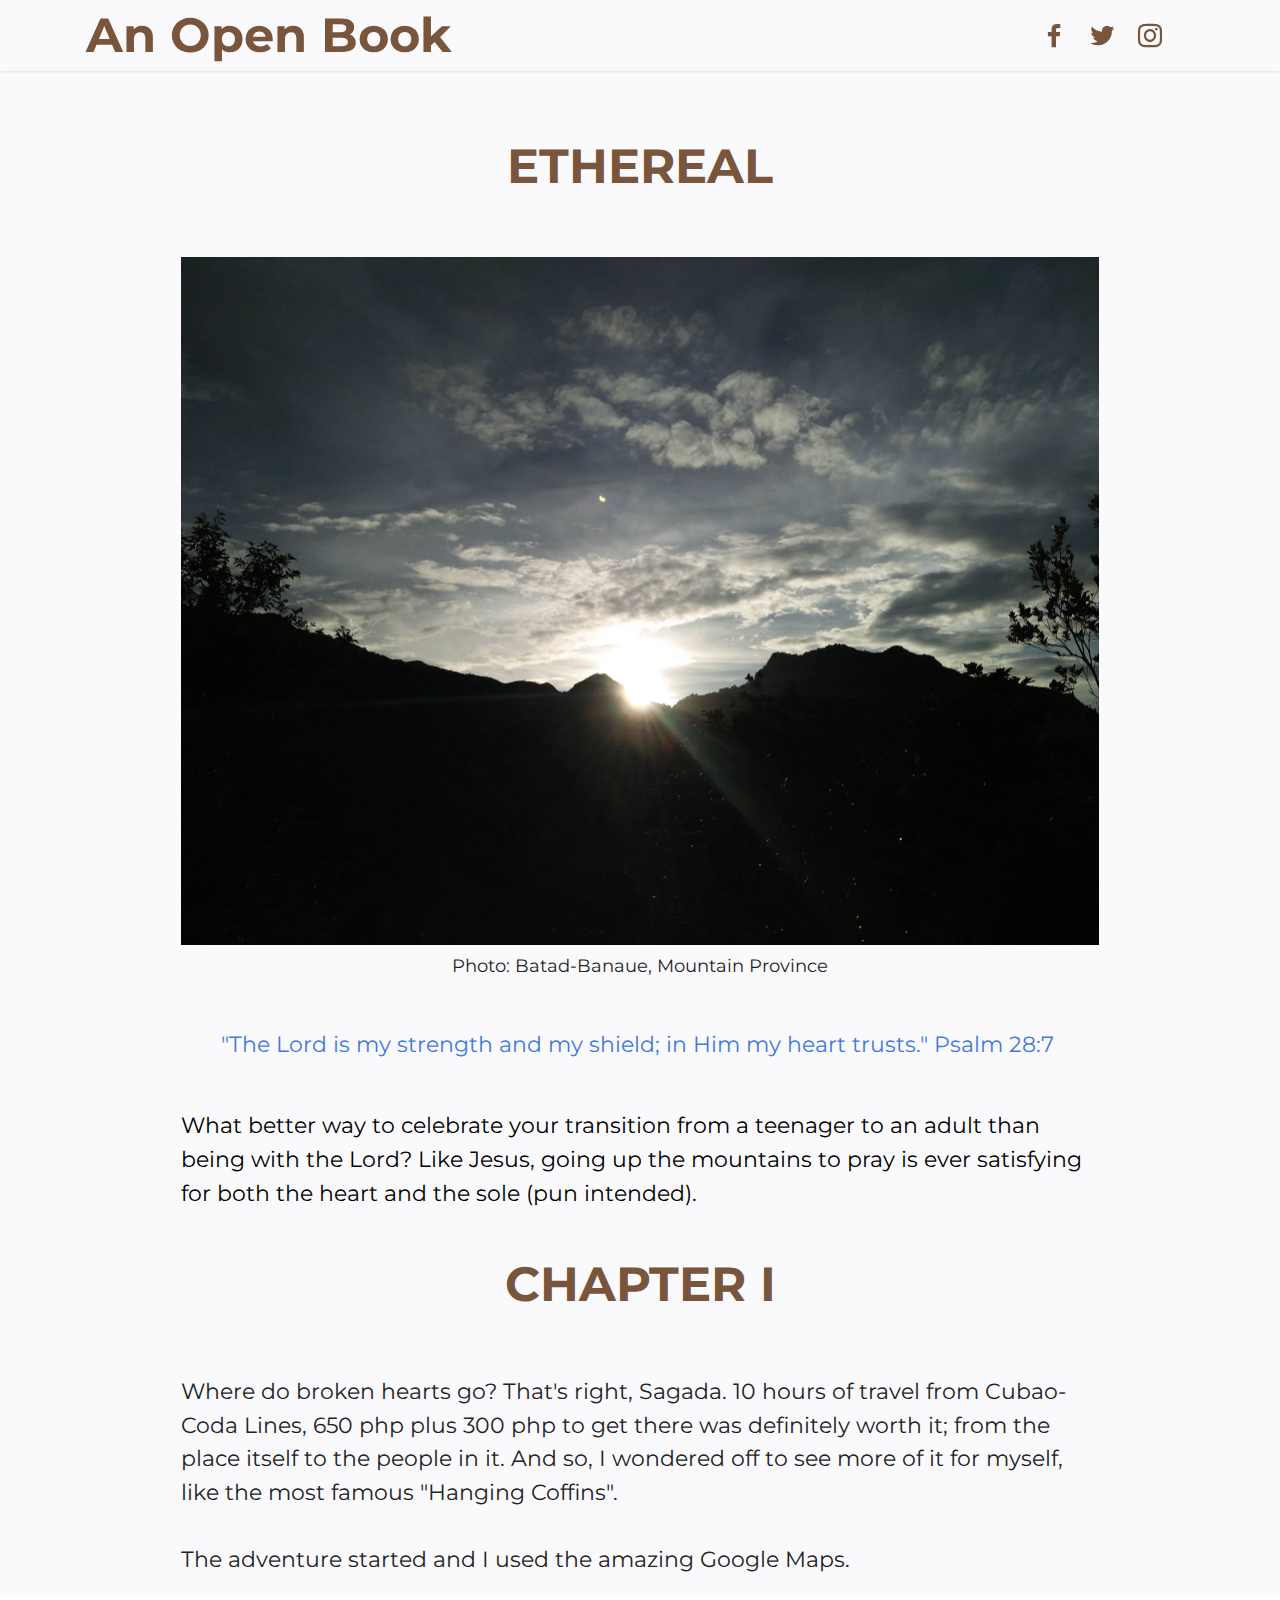
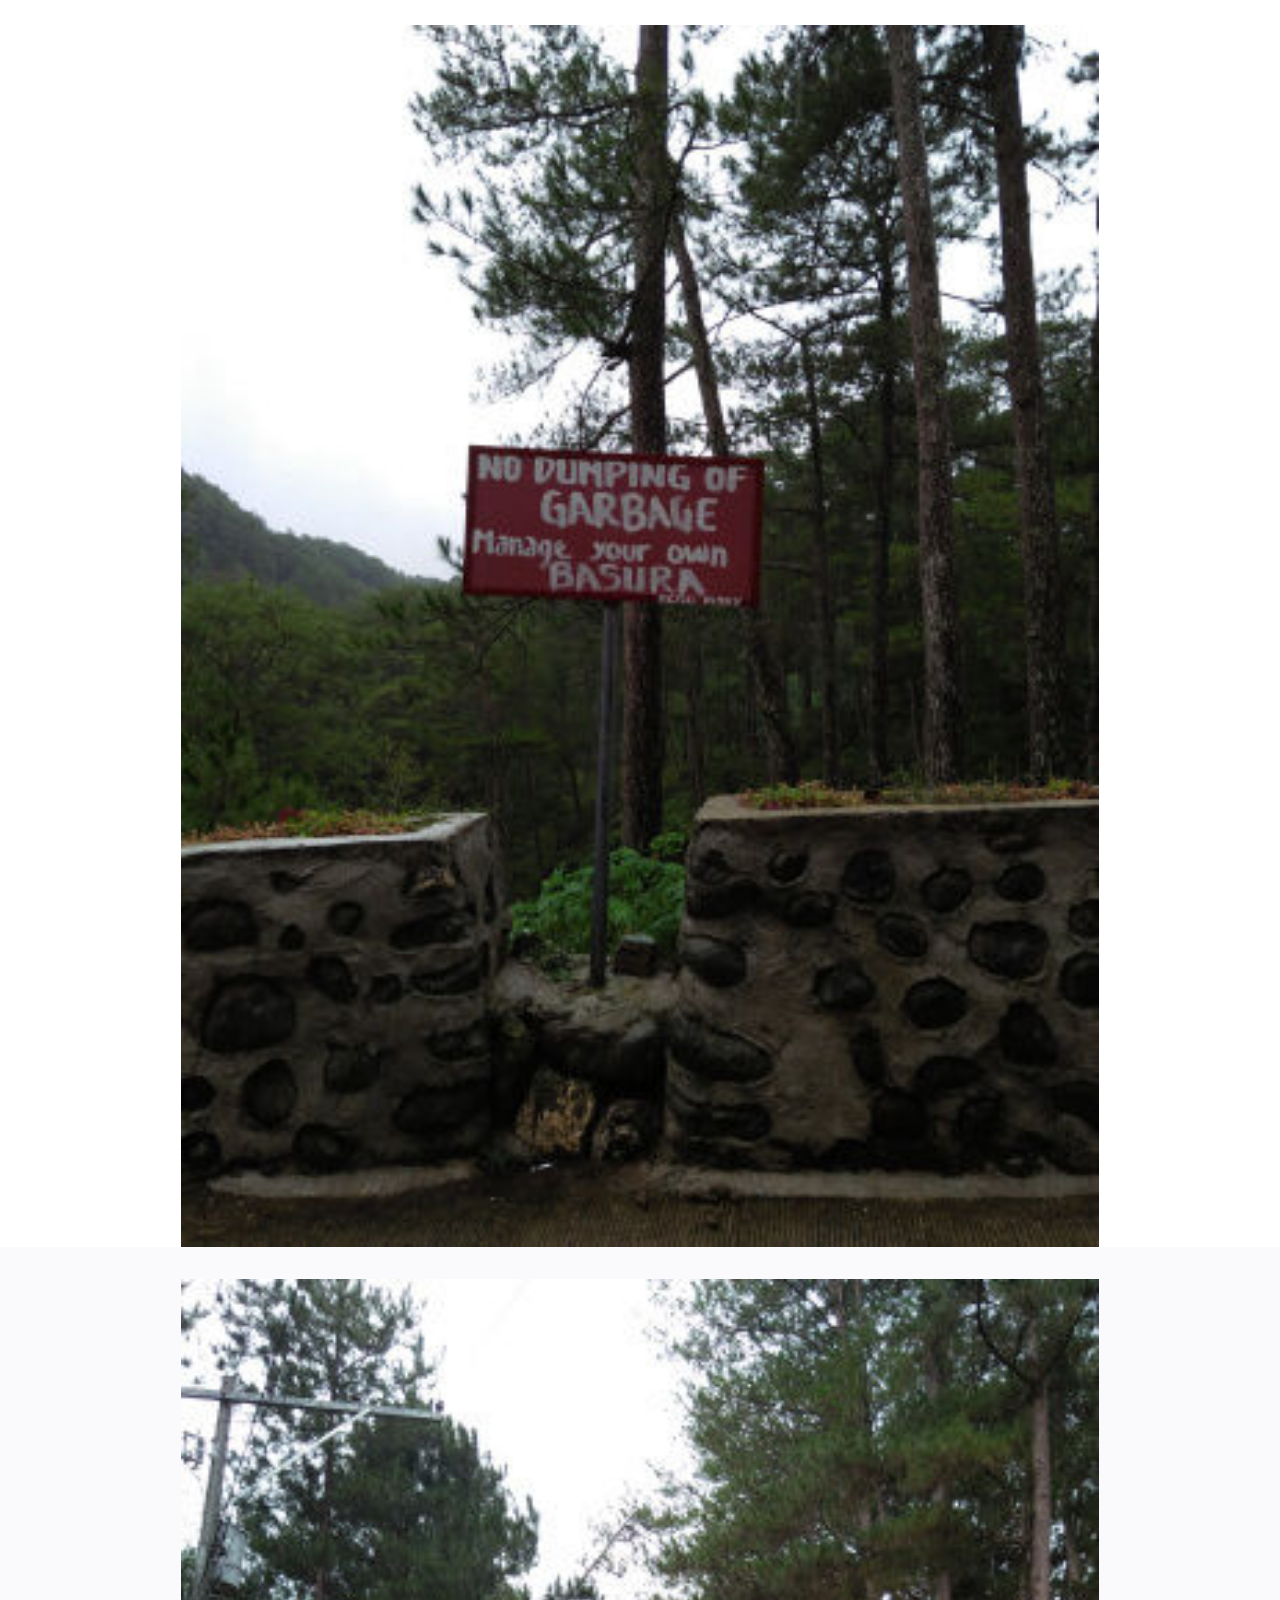
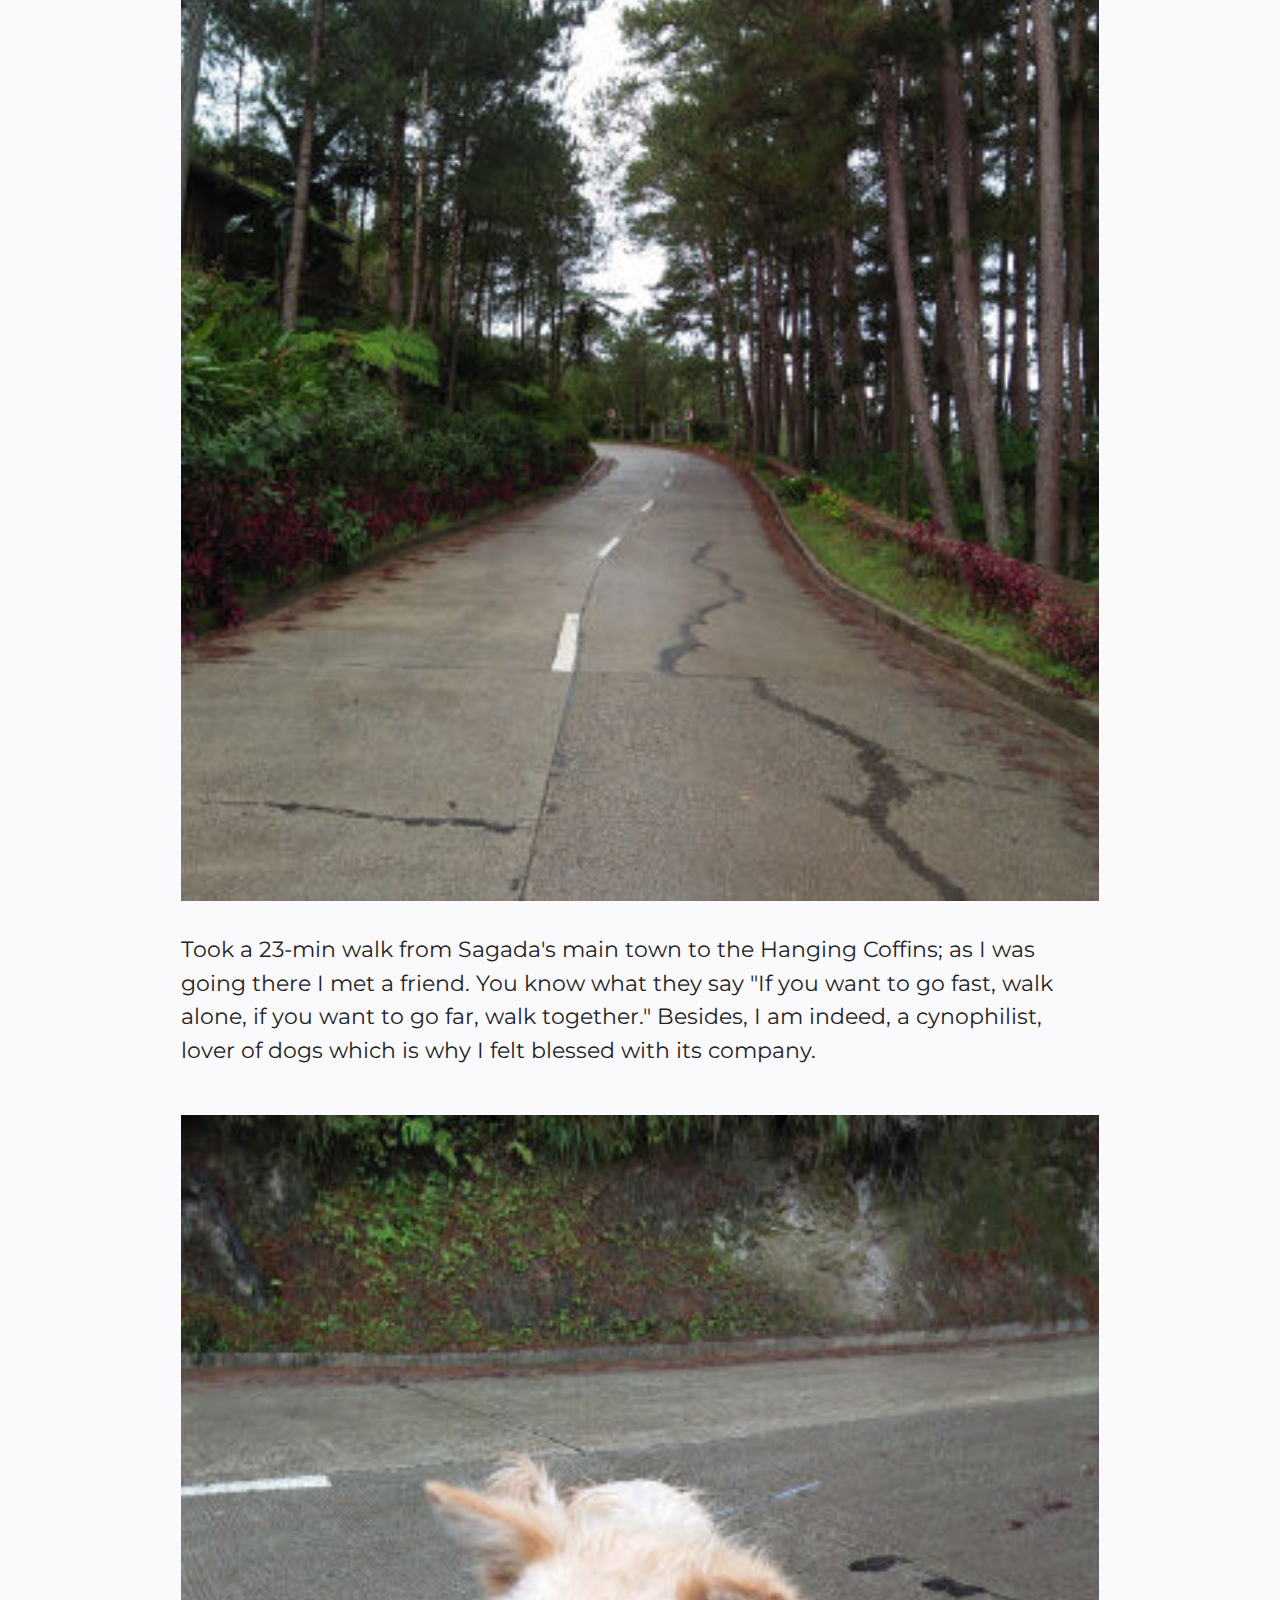
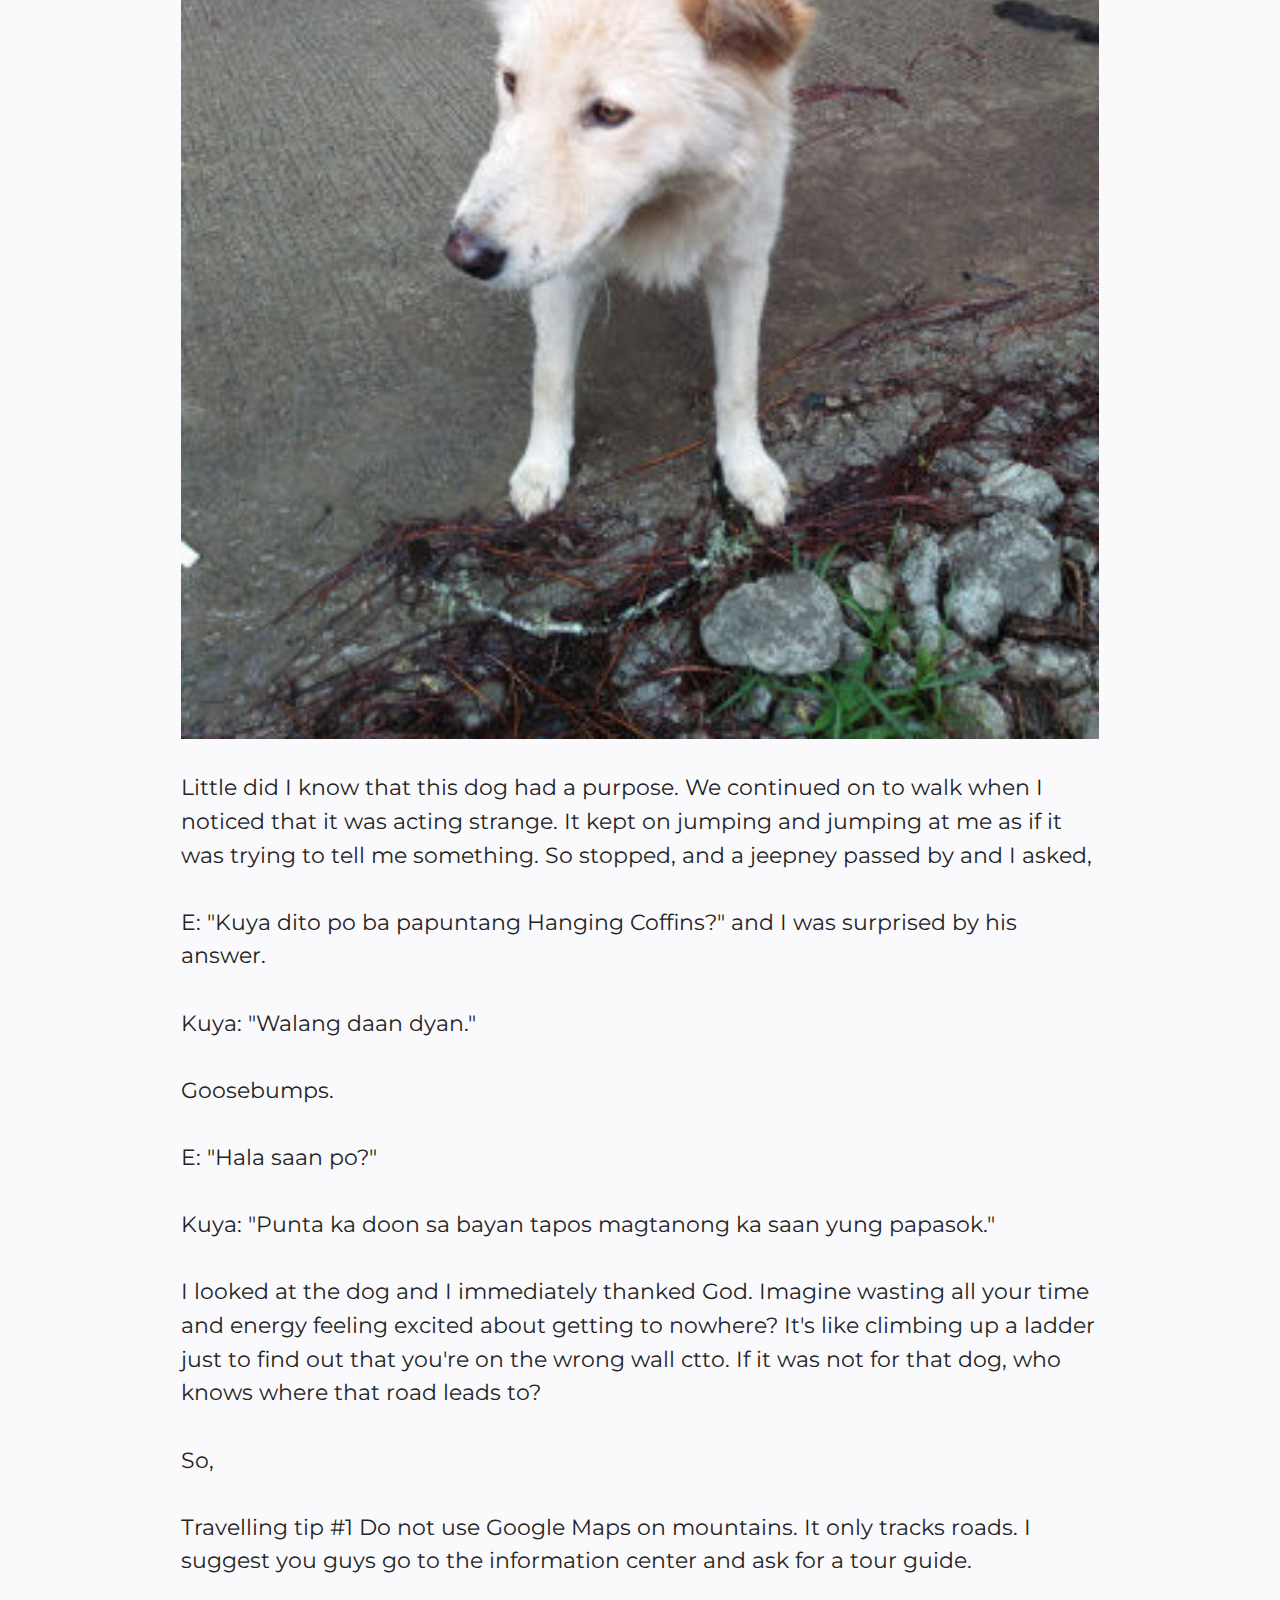
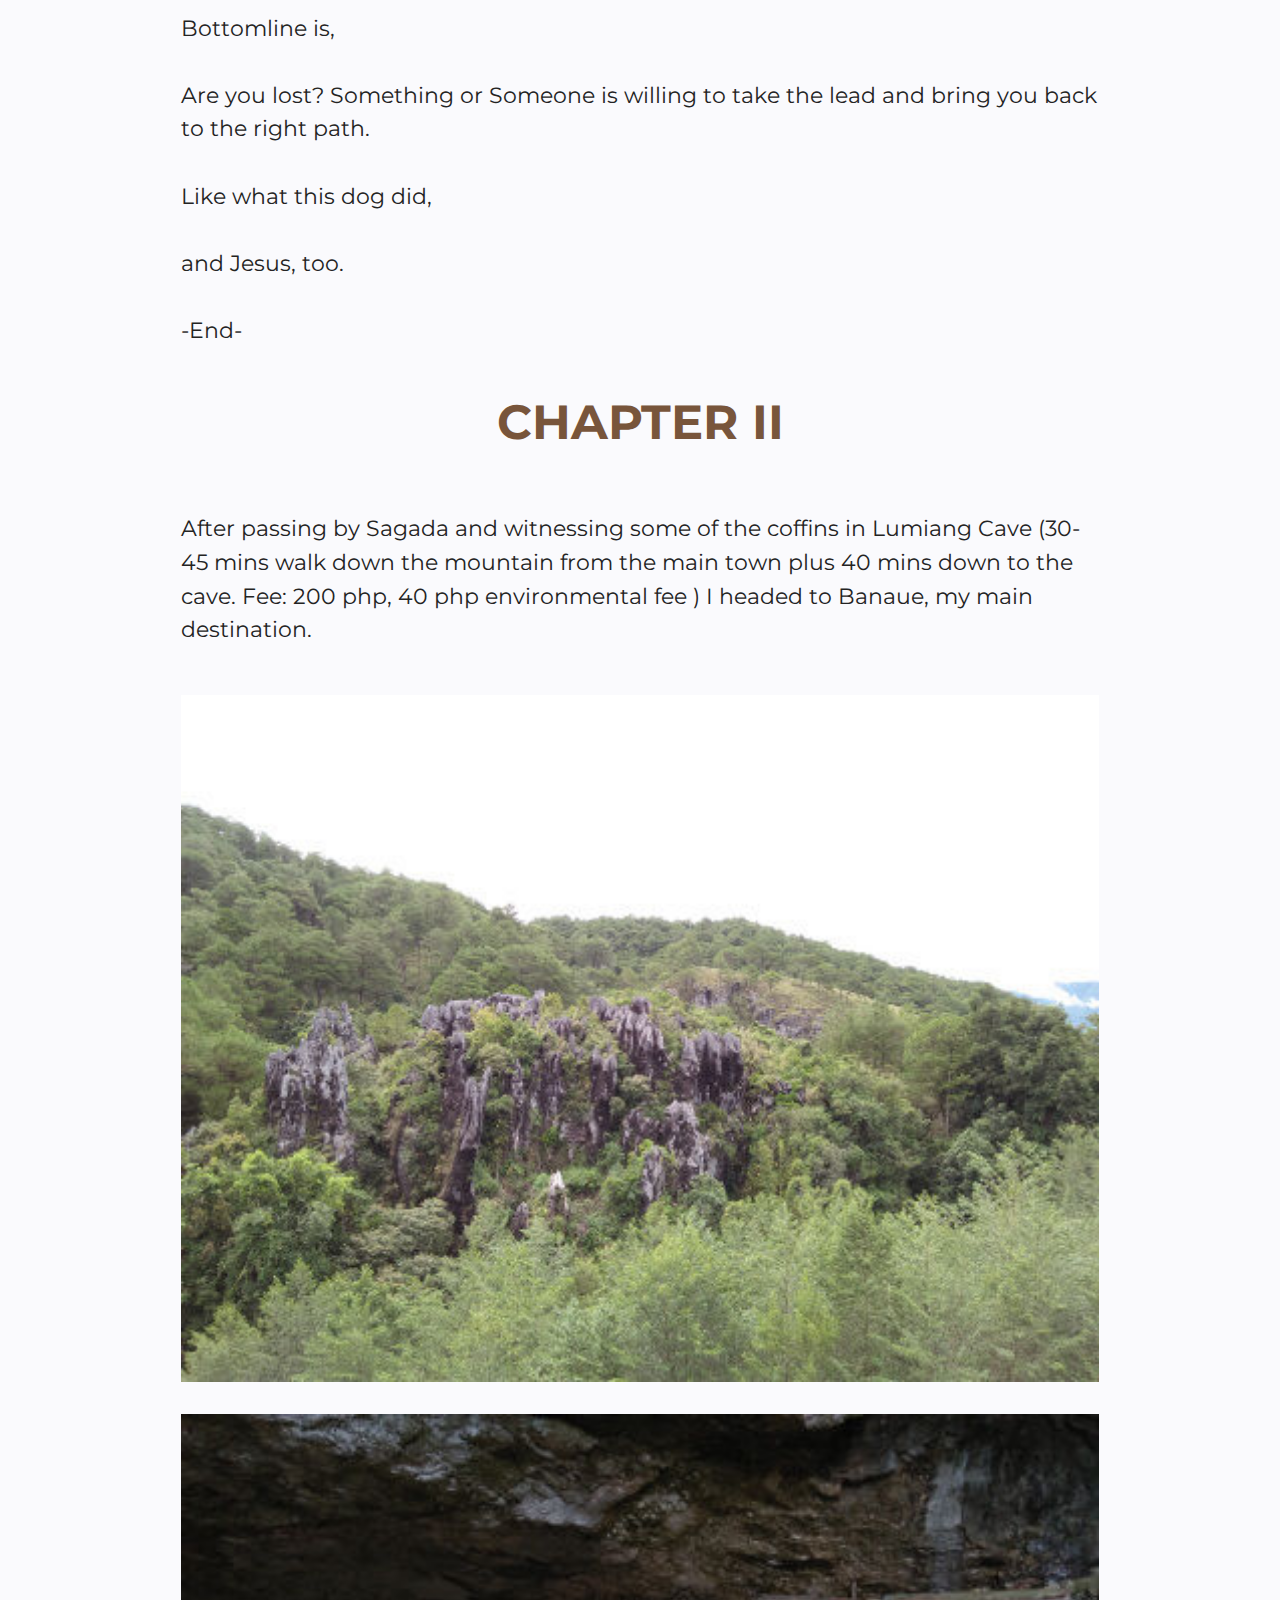
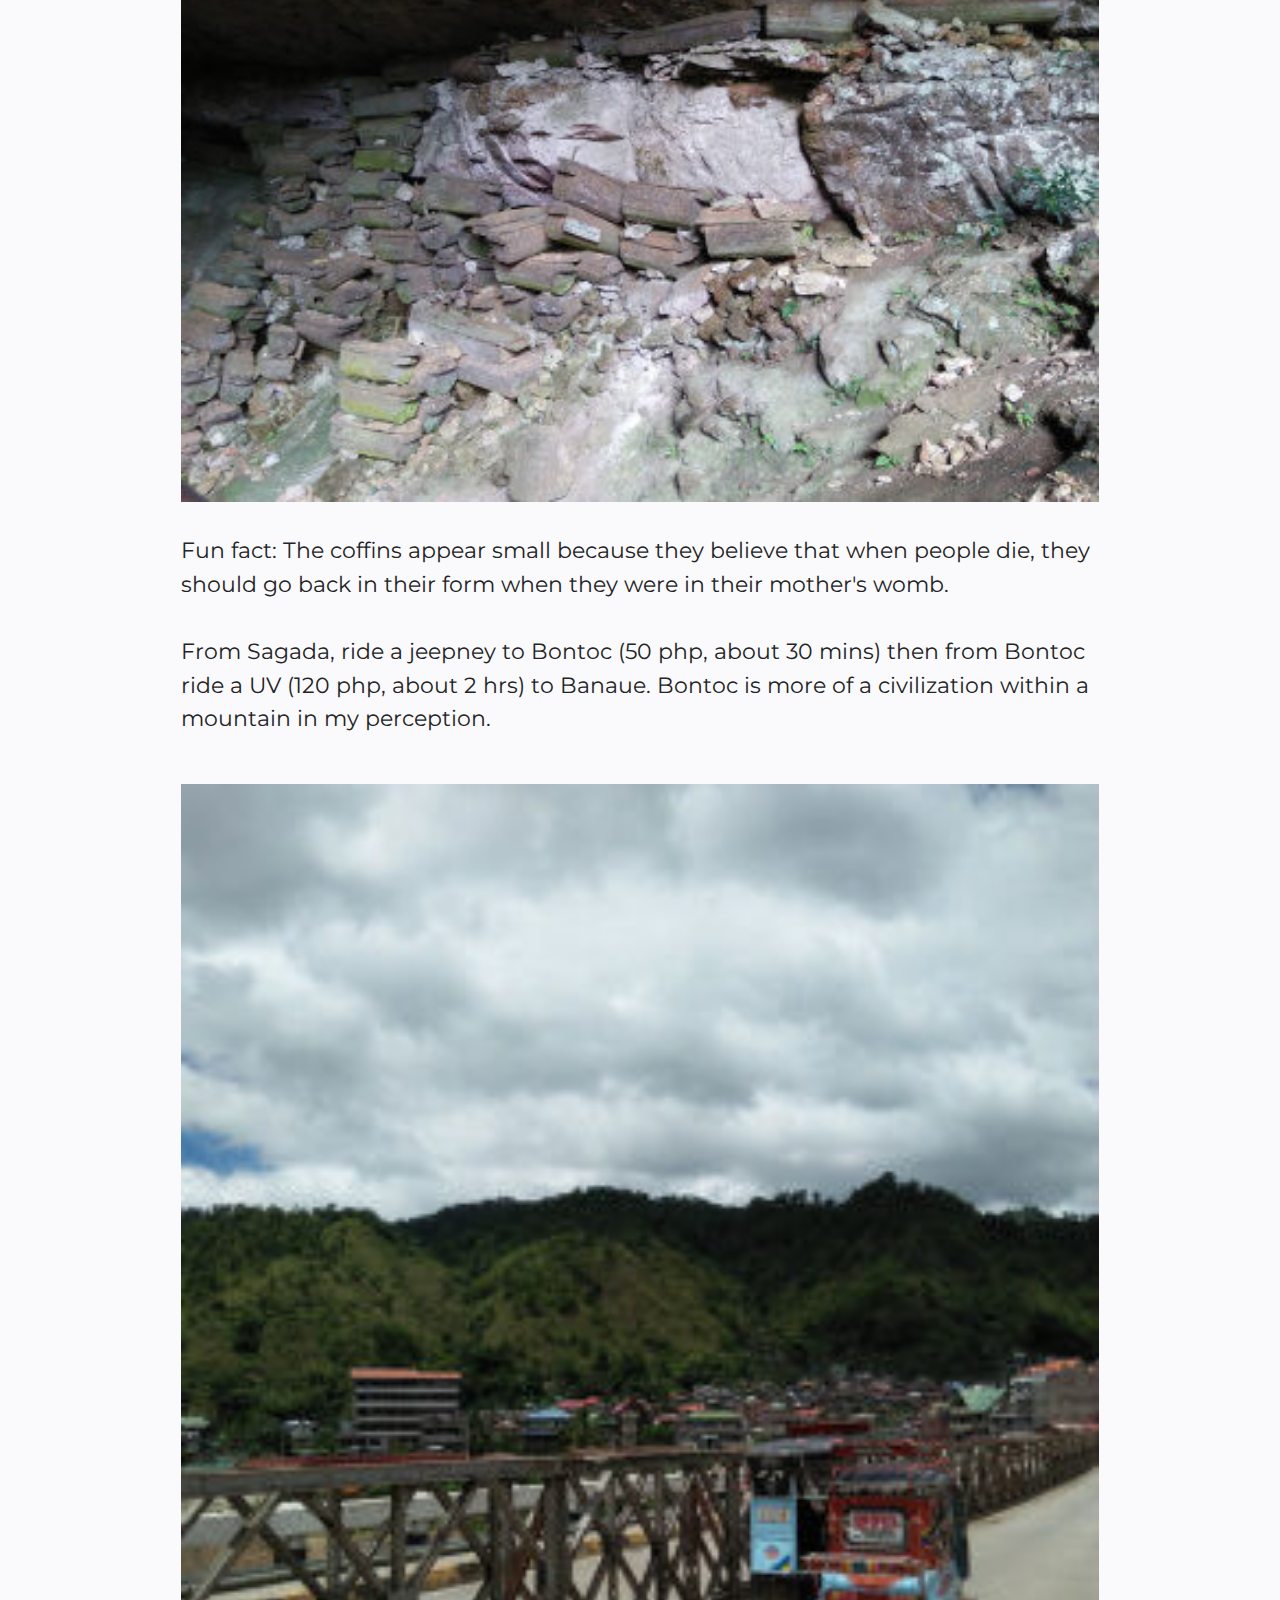
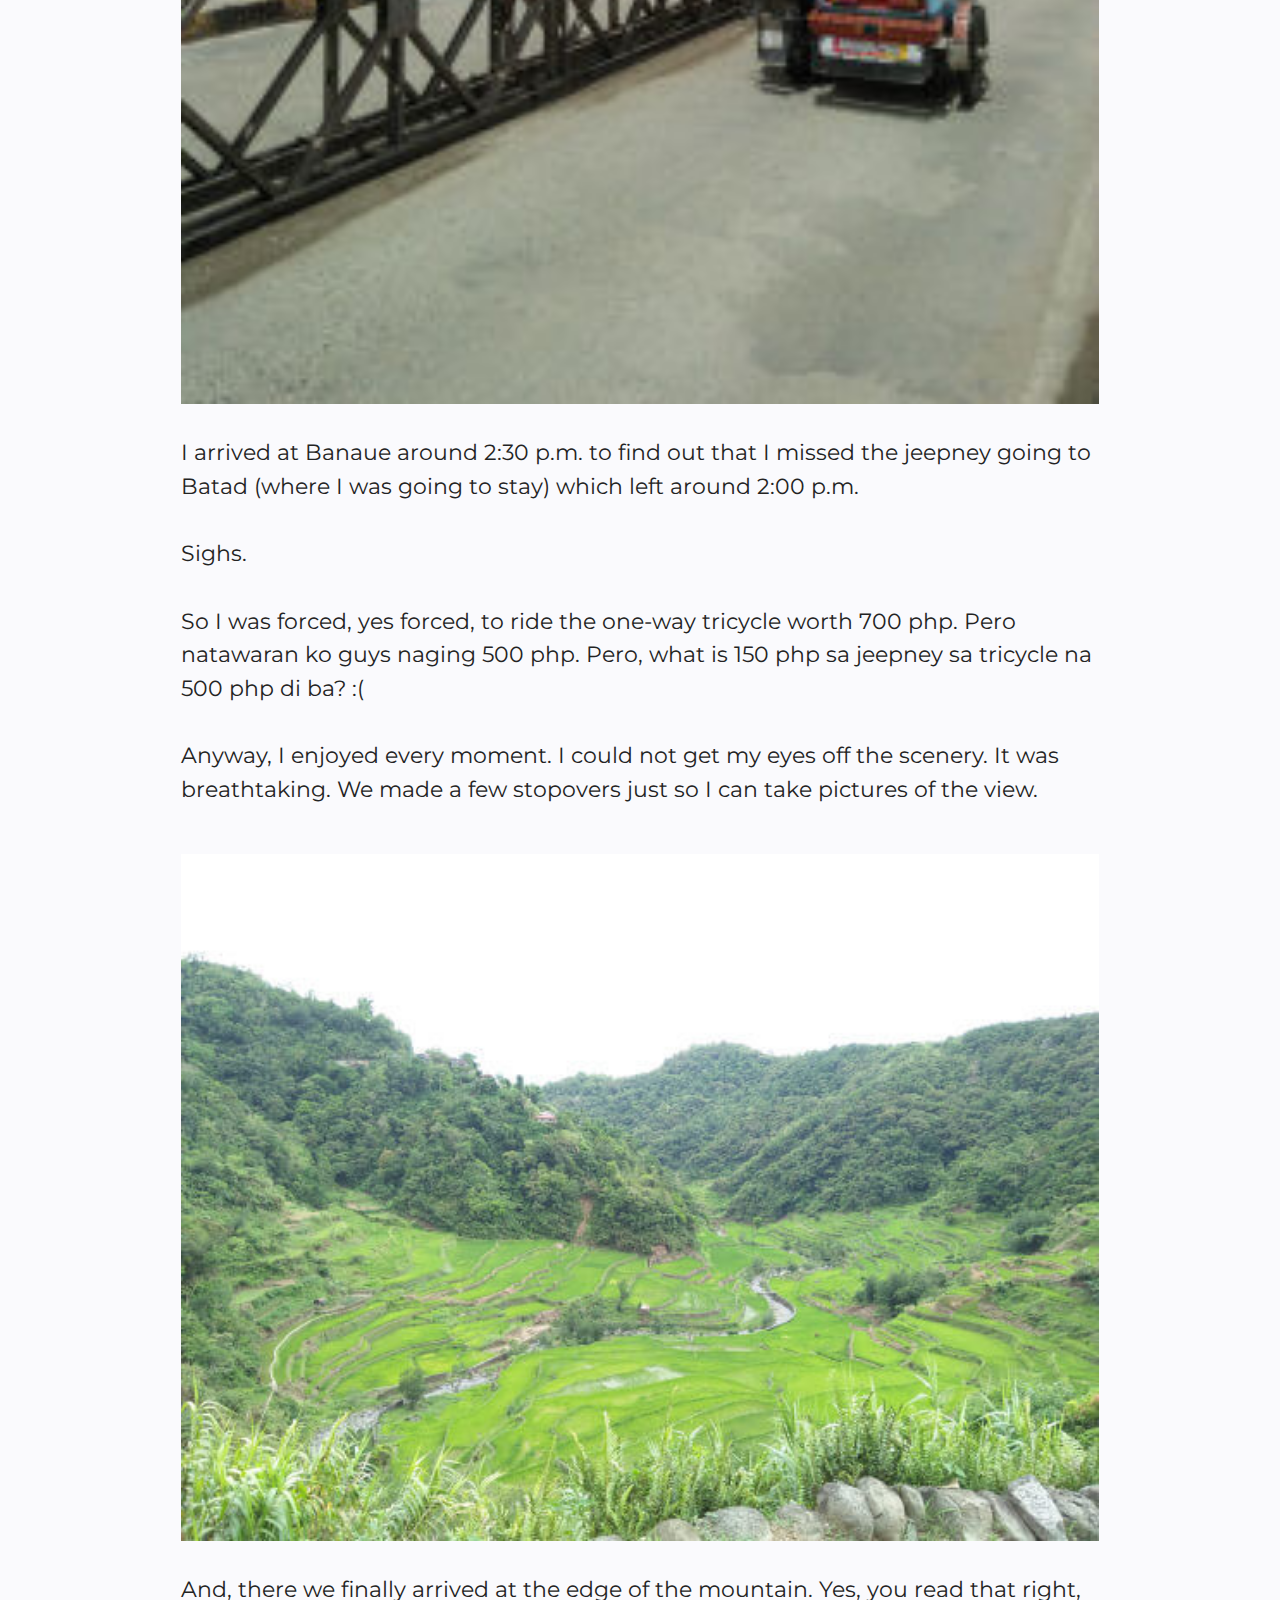
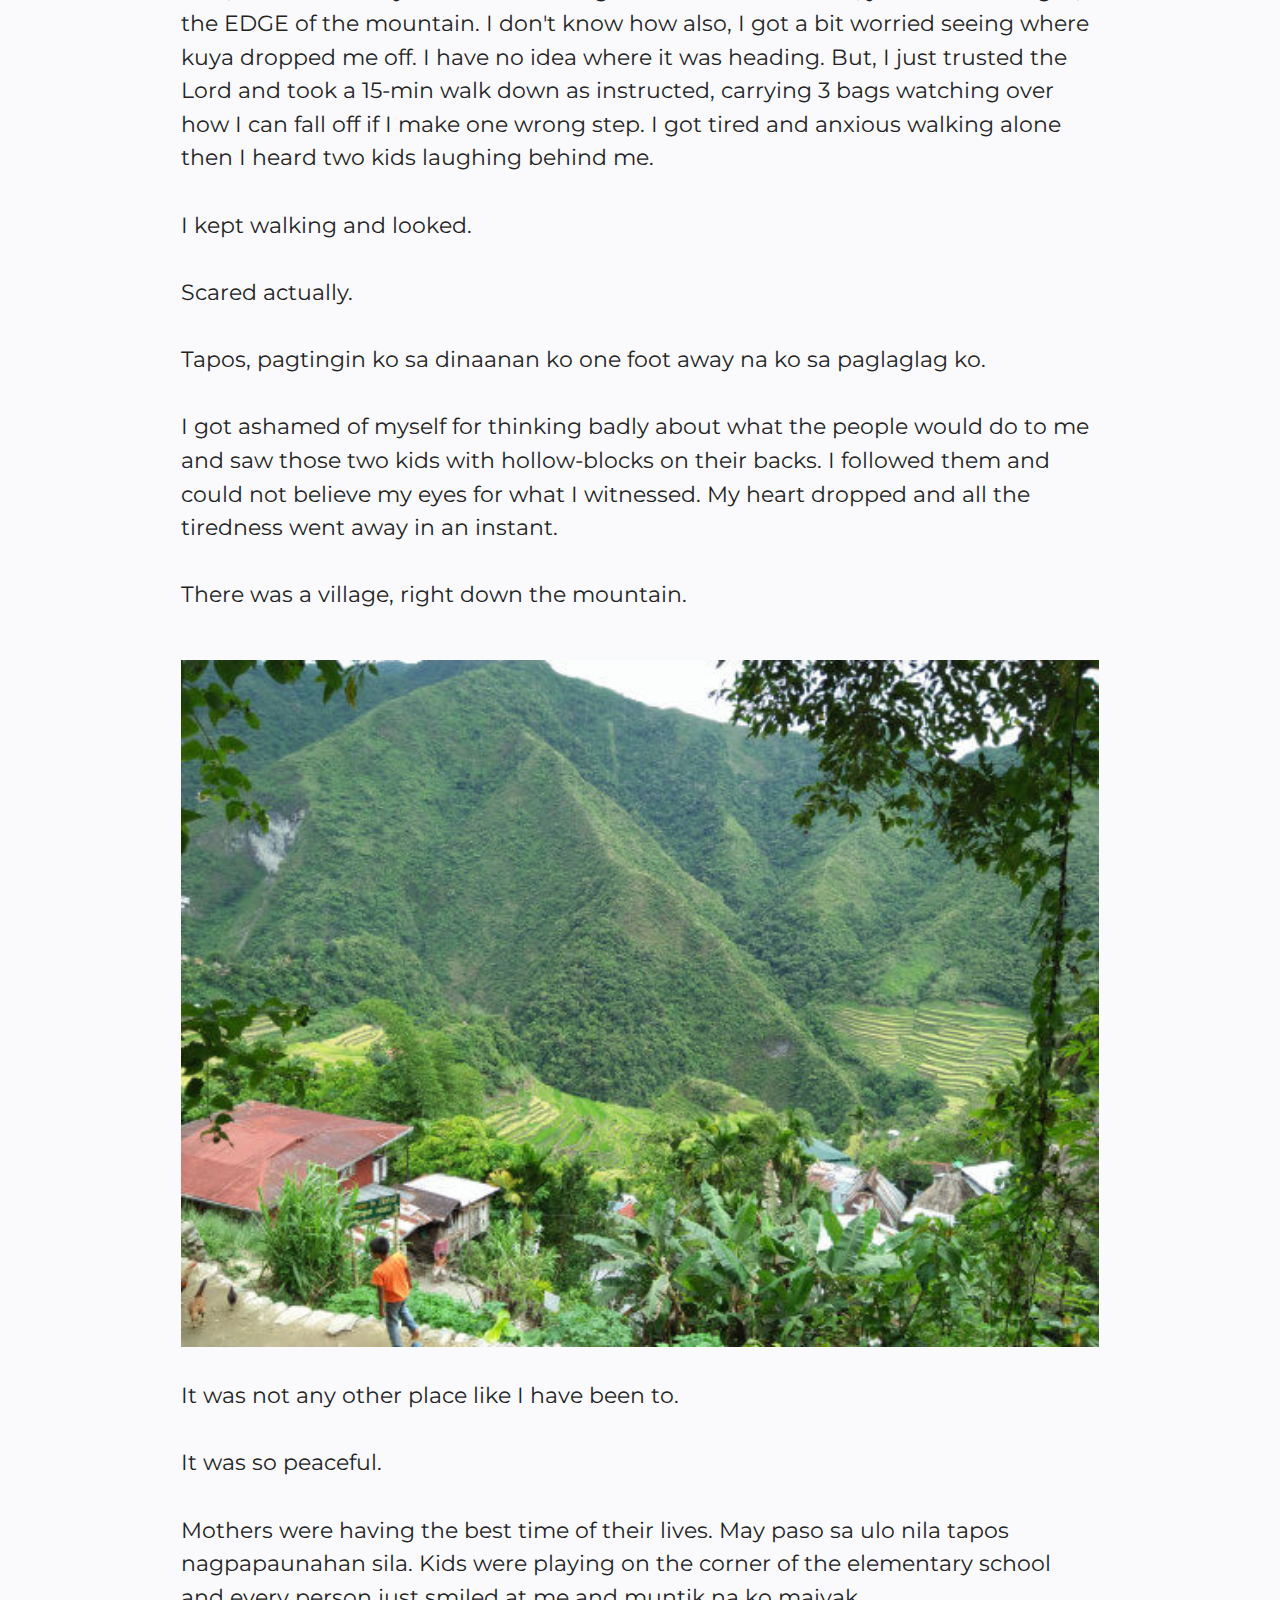
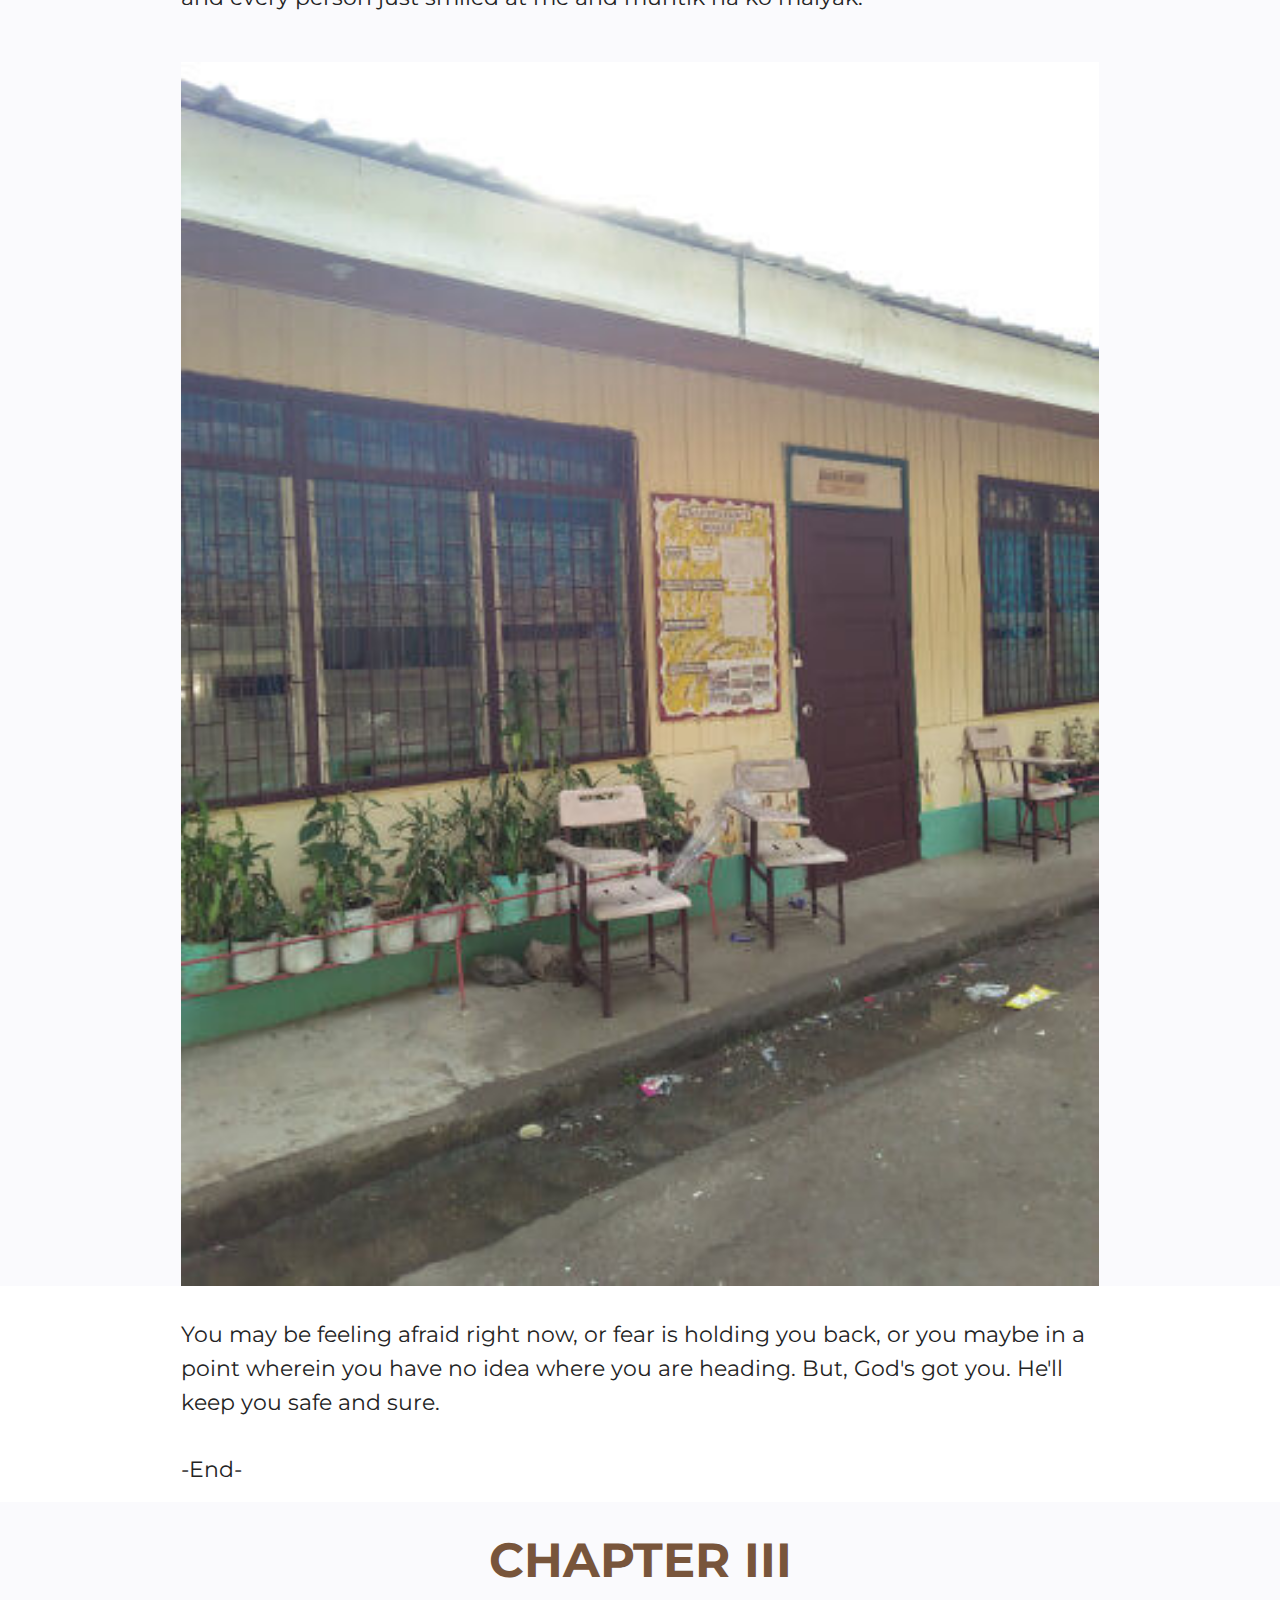
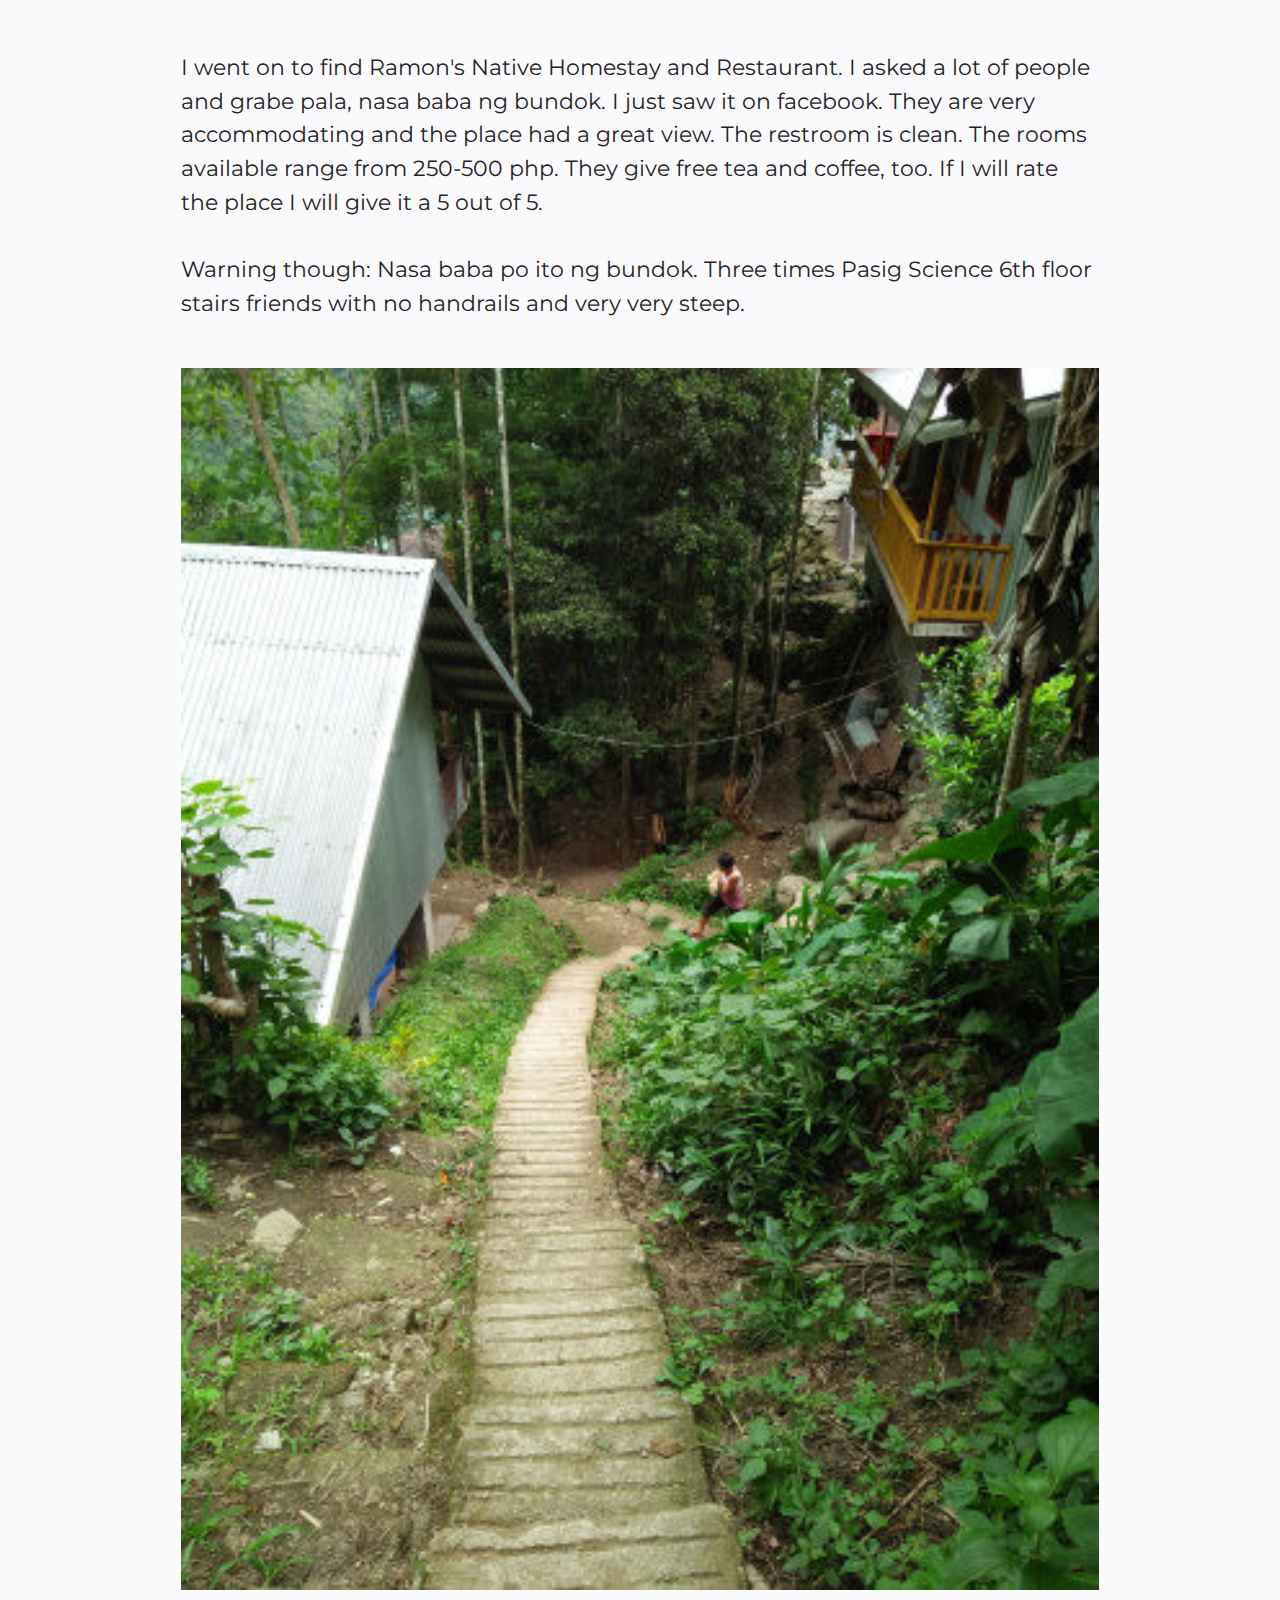
<file: page10.html>
<!DOCTYPE html>
<html  >
<head>

  <meta charset="UTF-8">
  <meta http-equiv="X-UA-Compatible" content="IE=edge">
  <meta name="generator" content="Mobirise v5.1.4, mobirise.com">
  <meta name="viewport" content="width=device-width, initial-scale=1, minimum-scale=1">
  <link rel="shortcut icon" href="assets/images/circle-cropped-1-128x128-1.png" type="image/x-icon">
  <meta name="description" content="">
  
  
  <title>ETHERAL</title>
  <link rel="stylesheet" href="assets/tether/tether.min.css">
  <link rel="stylesheet" href="assets/bootstrap/css/bootstrap.min.css">
  <link rel="stylesheet" href="assets/bootstrap/css/bootstrap-grid.min.css">
  <link rel="stylesheet" href="assets/bootstrap/css/bootstrap-reboot.min.css">
  <link rel="stylesheet" href="assets/dropdown/css/style.css">
  <link rel="stylesheet" href="assets/socicon/css/styles.css">
  <link rel="stylesheet" href="assets/theme/css/style.css">
  <link rel="preload" as="style" href="assets/mobirise/css/mbr-additional.css"><link rel="stylesheet" href="assets/mobirise/css/mbr-additional.css" type="text/css">
  
  
  
  
</head>
<body>
  
  <section class="menu menu3 cid-sc4ndcMfeV" once="menu" id="menu3-a9">
    
    <nav class="navbar navbar-dropdown navbar-fixed-top navbar-expand-lg">
        <div class="container">
            <div class="navbar-brand">
                
                <span class="navbar-caption-wrap"><a class="navbar-caption text-primary display-2" href="index.html#header3-4">An Open Book</a></span>
            </div>
            <button class="navbar-toggler" type="button" data-toggle="collapse" data-target="#navbarSupportedContent" aria-controls="navbarNavAltMarkup" aria-expanded="false" aria-label="Toggle navigation">
                <div class="hamburger">
                    <span></span>
                    <span></span>
                    <span></span>
                    <span></span>
                </div>
            </button>
            <div class="collapse navbar-collapse" id="navbarSupportedContent">
                
                <div class="icons-menu">
                    <a class="iconfont-wrapper" href="https://web.facebook.com/sempiternalword?_rdc=1&_rdr" target="_blank">
                        <span class="p-2 mbr-iconfont socicon-facebook socicon"></span>
                    </a>
                    <a class="iconfont-wrapper" href="https://twitter.com/sempiternalword?fbclid=IwAR0Jkj_iWtZdvNBF_PI8IkRTvx3H0OFald3Rp8v8pCiQILHXlvVpCSY2Oso" target="_blank">
                        <span class="p-2 mbr-iconfont socicon-twitter socicon"></span>
                    </a>
                    <a class="iconfont-wrapper" href="https://www.instagram.com/sempiternalword/?hl=en&fbclid=IwAR2Ke2Ap63FxKErA_Xv5qHt0tJk1MAZ94StgDJ7eDjH904H9ItjBIxammAg" target="_blank">
                        <span class="p-2 mbr-iconfont socicon-instagram socicon"></span>
                    </a>
                    
                </div>
                
            </div>
        </div>
    </nav>
</section>

<section class="content4 cid-sdAZS3VjKD" id="content4-ab">
    
    
    <div class="container">
        <div class="row justify-content-center">
            <div class="title col-md-12 col-lg-10">
                <h3 class="mbr-section-title mbr-fonts-style align-center mb-4 display-2"><strong>ETHEREAL</strong></h3>
                
                
            </div>
        </div>
    </div>
</section>

<section class="image3 cid-sdAZUVphxu" id="image3-ac">
    

    

    <div class="container">
        <div class="row justify-content-center">
            <div class="col-12 col-lg-10">
                <div class="image-wrapper">
                    <img src="assets/images/eth-1836x1377.jpg" alt="">
                    <p class="mbr-description mbr-fonts-style mt-2 align-center display-4">
                        Photo: Batad-Banaue, Mountain Province</p>
                </div>
            </div>
        </div>
    </div>
</section>

<section class="content5 cid-sdDTceVZWd" id="content5-ae">
    
    <div class="container">
        <div class="row justify-content-center">
            <div class="col-md-12 col-lg-10">
                
                
                <p class="mbr-text mbr-fonts-style display-7">
                    "The Lord is my strength and my shield; in Him my heart trusts." Psalm 28:7&nbsp;</p>
            </div>
        </div>
    </div>
</section>

<section class="content5 cid-sdAZWfgX88" id="content5-ad">
    
    <div class="container">
        <div class="row justify-content-center">
            <div class="col-md-12 col-lg-10">
                
                
                <p class="mbr-text mbr-fonts-style display-7">What better way to celebrate your transition from a teenager to an adult than being with the Lord? Like Jesus, going up the mountains to pray is ever satisfying for both the heart and the sole (pun intended).</p>
            </div>
        </div>
    </div>
</section>

<section class="content4 cid-sdDTl1SQPP" id="content4-af">
    
    
    <div class="container">
        <div class="row justify-content-center">
            <div class="title col-md-12 col-lg-10">
                <h3 class="mbr-section-title mbr-fonts-style align-center mb-4 display-2"><strong>CHAPTER I</strong></h3>
                
                
            </div>
        </div>
    </div>
</section>

<section class="content5 cid-sdDToOVXOz" id="content5-ag">
    
    <div class="container">
        <div class="row justify-content-center">
            <div class="col-md-12 col-lg-10">
                
                
                <p class="mbr-text mbr-fonts-style display-7">Where do broken hearts go? That's right, Sagada. 10 hours of travel from Cubao-Coda Lines, 650 php plus 300 php to get there was definitely worth it; from the place itself to the people in it.&nbsp;And so, I wondered off to see more of it for myself, like the most famous "Hanging Coffins".<br><br>The adventure started and I used the amazing Google Maps.</p>
            </div>
        </div>
    </div>
</section>

<section class="image3 cid-sdDTtkNDTz" id="image3-ah">
    

    

    <div class="container">
        <div class="row justify-content-center">
            <div class="col-12 col-lg-10">
                <div class="image-wrapper">
                    <img src="assets/images/eth1-332x442.jpg" alt="">
                    
                </div>
            </div>
        </div>
    </div>
</section>

<section class="image3 cid-sdDUeQkevK" id="image3-ai">
    

    

    <div class="container">
        <div class="row justify-content-center">
            <div class="col-12 col-lg-10">
                <div class="image-wrapper">
                    <img src="assets/images/eth2-332x442.jpg" alt="">
                    
                </div>
            </div>
        </div>
    </div>
</section>

<section class="content5 cid-sdDUl9m0cS" id="content5-aj">
    
    <div class="container">
        <div class="row justify-content-center">
            <div class="col-md-12 col-lg-10">
                
                
                <p class="mbr-text mbr-fonts-style display-7">Took a 23-min walk from Sagada's main town to the Hanging Coffins; as I was going there I met a friend. You know what they say "If you want to go fast, walk alone, if you want to go far, walk together." Besides,&nbsp;I am indeed, a cynophilist, lover of dogs which is why I felt blessed with its company.</p>
            </div>
        </div>
    </div>
</section>

<section class="image3 cid-sdDUoX6azt" id="image3-ak">
    

    

    <div class="container">
        <div class="row justify-content-center">
            <div class="col-12 col-lg-10">
                <div class="image-wrapper">
                    <img src="assets/images/eth3-336x448.jpg" alt="">
                    
                </div>
            </div>
        </div>
    </div>
</section>

<section class="content5 cid-sdDUuaZPCP" id="content5-al">
    
    <div class="container">
        <div class="row justify-content-center">
            <div class="col-md-12 col-lg-10">
                
                
                <p class="mbr-text mbr-fonts-style display-7">Little did I know that this dog had a purpose. We continued on to walk when I noticed that it was acting strange. It kept on jumping and jumping at me as if it was trying to tell me something. So stopped, and a jeepney passed by and I asked,<br><br>E: "Kuya dito po ba papuntang Hanging Coffins?" and I was surprised by his answer.<br><br>Kuya: "Walang daan dyan."<br><br>Goosebumps.<br><br>E: "Hala saan po?"<br><br>Kuya: "Punta ka doon sa bayan tapos magtanong ka saan yung papasok."<br><br>I looked at the dog and I immediately thanked God. Imagine wasting all your time and energy feeling excited about getting to nowhere?&nbsp;It's like climbing up a ladder just to find out that you're on the wrong wall ctto. If it was not for that dog, who knows where that road leads to?<br><br>So,<br><br>Travelling tip #1 Do not use&nbsp;Google Maps on mountains. It only tracks roads. I suggest you guys go to the information center and ask for a tour guide.<br><br>Bottomline is,<br><br>Are you lost? Something or Someone is willing to take the lead and bring you back to the right path.<br><br>Like what this dog did,<br><br>and Jesus, too.<br><br>-End-</p>
            </div>
        </div>
    </div>
</section>

<section class="content4 cid-sdDUELOZ3R" id="content4-am">
    
    
    <div class="container">
        <div class="row justify-content-center">
            <div class="title col-md-12 col-lg-10">
                <h3 class="mbr-section-title mbr-fonts-style align-center mb-4 display-2"><strong>CHAPTER II</strong></h3>
                
                
            </div>
        </div>
    </div>
</section>

<section class="content5 cid-sdDUFGTEJd" id="content5-an">
    
    <div class="container">
        <div class="row justify-content-center">
            <div class="col-md-12 col-lg-10">
                
                
                <p class="mbr-text mbr-fonts-style display-7">After passing by Sagada and witnessing some of the coffins in Lumiang Cave (30-45 mins walk down the mountain from the main town plus 40 mins down to the cave. Fee: 200 php, 40 php environmental fee ) I headed to Banaue, my main destination.</p>
            </div>
        </div>
    </div>
</section>

<section class="image3 cid-sdDULvJ2PM" id="image3-ap">
    

    

    <div class="container">
        <div class="row justify-content-center">
            <div class="col-12 col-lg-10">
                <div class="image-wrapper">
                    <img src="assets/images/eth4-457x342.jpg" alt="">
                    
                </div>
            </div>
        </div>
    </div>
</section>

<section class="image3 cid-sdDV7Z4j7G" id="image3-aq">
    

    

    <div class="container">
        <div class="row justify-content-center">
            <div class="col-12 col-lg-10">
                <div class="image-wrapper">
                    <img src="assets/images/eth5-420x315.jpg" alt="">
                    
                </div>
            </div>
        </div>
    </div>
</section>

<section class="content5 cid-sdDVdGAM02" id="content5-ar">
    
    <div class="container">
        <div class="row justify-content-center">
            <div class="col-md-12 col-lg-10">
                
                
                <p class="mbr-text mbr-fonts-style display-7">Fun fact:&nbsp;The coffins appear small because they believe that when people die, they should go back in their form when they were in their mother's womb.<br><br>From Sagada, ride a jeepney to Bontoc (50 php, about 30 mins) then from Bontoc ride a UV (120 php, about 2 hrs) to Banaue. Bontoc is more of a civilization within a mountain in my perception.<br></p>
            </div>
        </div>
    </div>
</section>

<section class="image3 cid-sdDViiYDKZ" id="image3-as">
    

    

    <div class="container">
        <div class="row justify-content-center">
            <div class="col-12 col-lg-10">
                <div class="image-wrapper">
                    <img src="assets/images/eth6-258x343.jpg" alt="">
                    
                </div>
            </div>
        </div>
    </div>
</section>

<section class="content5 cid-sdDVJkqTc2" id="content5-at">
    
    <div class="container">
        <div class="row justify-content-center">
            <div class="col-md-12 col-lg-10">
                
                
                <p class="mbr-text mbr-fonts-style display-7">I arrived at Banaue around 2:30 p.m. to find out that I missed the jeepney going to Batad (where I was going to stay) which left around 2:00 p.m.<br><br>Sighs.<br><br>So I was forced, yes forced, to ride the one-way tricycle worth 700 php. Pero natawaran ko guys naging 500 php. Pero, what is 150 php sa jeepney sa tricycle na 500 php di ba? :(<br><br>Anyway, I enjoyed every moment. I could not get my eyes off the scenery. It was breathtaking. We made a few stopovers just so I can take pictures of the view.</p>
            </div>
        </div>
    </div>
</section>

<section class="image3 cid-sdDVLOMfoZ" id="image3-au">
    

    

    <div class="container">
        <div class="row justify-content-center">
            <div class="col-12 col-lg-10">
                <div class="image-wrapper">
                    <img src="assets/images/eth7-533x399.jpg" alt="">
                    
                </div>
            </div>
        </div>
    </div>
</section>

<section class="content5 cid-sdDVU0dGx5" id="content5-av">
    
    <div class="container">
        <div class="row justify-content-center">
            <div class="col-md-12 col-lg-10">
                
                
                <p class="mbr-text mbr-fonts-style display-7">And, there we finally arrived at the edge of the mountain. Yes, you read that right, the EDGE of the mountain. I don't know how also, I got a bit worried seeing where kuya dropped me off. I have no idea where it was heading. But, I just trusted the Lord and took a 15-min walk down as instructed, carrying 3 bags watching over how I can fall off if I make one wrong step. I got tired and anxious walking alone then I heard two kids laughing behind me.<br><br>I kept walking and looked.<br><br>Scared actually.&nbsp;<br><br>Tapos, pagtingin ko sa dinaanan ko one foot away na ko sa paglaglag ko.<br><br>I got ashamed of myself for thinking badly about what the people would do to me and saw those two kids with hollow-blocks on their backs. I followed them and could not believe my eyes for what I witnessed. My heart dropped and all the tiredness went away in an instant.<br><br>There was a village, right down the mountain.</p>
            </div>
        </div>
    </div>
</section>

<section class="image3 cid-sdDVWeYKSa" id="image3-aw">
    

    

    <div class="container">
        <div class="row justify-content-center">
            <div class="col-12 col-lg-10">
                <div class="image-wrapper">
                    <img src="assets/images/eth8-533x399.jpg" alt="">
                    
                </div>
            </div>
        </div>
    </div>
</section>

<section class="content5 cid-sdDWgQotSa" id="content5-ax">
    
    <div class="container">
        <div class="row justify-content-center">
            <div class="col-md-12 col-lg-10">
                
                
                <p class="mbr-text mbr-fonts-style display-7">It was not any other place like I have been to.<br><br>It was so peaceful.<br><br>Mothers were having the best time of their lives. May paso sa ulo nila tapos nagpapaunahan sila. Kids were playing on the corner of the elementary school and every person just smiled at me and muntik na ko maiyak.</p>
            </div>
        </div>
    </div>
</section>

<section class="image3 cid-sdDWjhVtQA" id="image3-ay">
    

    

    <div class="container">
        <div class="row justify-content-center">
            <div class="col-12 col-lg-10">
                <div class="image-wrapper">
                    <img src="assets/images/eth9-387x516.jpg" alt="">
                    
                </div>
            </div>
        </div>
    </div>
</section>

<section class="content5 cid-sdDWpjIlLX" id="content5-az">
    
    <div class="container">
        <div class="row justify-content-center">
            <div class="col-md-12 col-lg-10">
                
                
                <p class="mbr-text mbr-fonts-style display-7">You may be feeling afraid right now, or fear is holding you back, or you maybe in a point wherein you have no idea where you are heading. But, God's got you. He'll keep you safe and sure.<br><br>-End-</p>
            </div>
        </div>
    </div>
</section>

<section class="content4 cid-sdDWsTM9OZ" id="content4-b0">
    
    
    <div class="container">
        <div class="row justify-content-center">
            <div class="title col-md-12 col-lg-10">
                <h3 class="mbr-section-title mbr-fonts-style align-center mb-4 display-2"><strong>CHAPTER III</strong></h3>
                
                
            </div>
        </div>
    </div>
</section>

<section class="content5 cid-sdDWwrNZ6z" id="content5-b1">
    
    <div class="container">
        <div class="row justify-content-center">
            <div class="col-md-12 col-lg-10">
                
                
                <p class="mbr-text mbr-fonts-style display-7">I went on to find Ramon's Native Homestay and Restaurant. I asked a lot of people and grabe pala, nasa baba ng bundok. I just saw it on facebook. They are very accommodating and the place had a great view. The restroom is clean. The rooms available range from 250-500 php. They give free tea and coffee, too. If I will rate the place I will give it a 5 out of 5.<br><br>Warning though: Nasa baba po ito ng bundok. Three times Pasig Science 6th floor stairs friends with no handrails and very very steep.</p>
            </div>
        </div>
    </div>
</section>

<section class="image3 cid-sdDWAbLKBK" id="image3-b2">
    

    

    <div class="container">
        <div class="row justify-content-center">
            <div class="col-12 col-lg-10">
                <div class="image-wrapper">
                    <img src="assets/images/eth10-356x474.jpg" alt="">
                    
                </div>
            </div>
        </div>
    </div>
</section>

<section class="image3 cid-sdDXmGNi0m" id="image3-b3">
    

    

    <div class="container">
        <div class="row justify-content-center">
            <div class="col-12 col-lg-10">
                <div class="image-wrapper">
                    <img src="assets/images/eth11-353x470.jpg" alt="">
                    
                </div>
            </div>
        </div>
    </div>
</section>

<section class="content5 cid-sdDXqDyqhR" id="content5-b4">
    
    <div class="container">
        <div class="row justify-content-center">
            <div class="col-md-12 col-lg-10">
                
                
                <p class="mbr-text mbr-fonts-style display-7">Hingal na hingal ako pagbaba honestly. But when I got there, I never wanted to go back up anymore, literally and figuratively.</p>
            </div>
        </div>
    </div>
</section>

<section class="image3 cid-sdDXrWO0Og" id="image3-b5">
    

    

    <div class="container">
        <div class="row justify-content-center">
            <div class="col-12 col-lg-10">
                <div class="image-wrapper">
                    <img src="assets/images/eth12-1836x1377.jpg" alt="">
                    <p class="mbr-description mbr-fonts-style mt-2 align-center display-4">
                        Photo: Batad Rice Terraces, Ifugao, Mountain Province</p>
                </div>
            </div>
        </div>
    </div>
</section>

<section class="content5 cid-sdDXOqjbUb" id="content5-b6">
    
    <div class="container">
        <div class="row justify-content-center">
            <div class="col-md-12 col-lg-10">
                
                
                <p class="mbr-text mbr-fonts-style display-7">Guess who slept for more than 12 hours straight? From 4:30 p.m. to around 5:30 a.m. the next day. I wanted to see the sunrise so I immediately like rushed off to the mountains and went up.<br><br>I did not mention about eating.<br><br>That's because I did not. For some reason, nakalimutan kong di pa ko kumakain. I did not feel hungry din though.<br><br>After all the excitement, my sugar level dropped. My knees were trembling. I felt really dizzy. I was hungry and I was nearly on top so I continued going up. Until, my vision actually blacked-out. This was something I did not expect that would happen.<br><br>I laid here for quite some time,</p>
            </div>
        </div>
    </div>
</section>

<section class="image3 cid-sdDXQQE9xj" id="image3-b7">
    

    

    <div class="container">
        <div class="row justify-content-center">
            <div class="col-12 col-lg-10">
                <div class="image-wrapper">
                    <img src="assets/images/eth13-463x617.jpg" alt="">
                    <p class="mbr-description mbr-fonts-style mt-2 align-center display-4">
                        Photo: Taken an hour after</p>
                </div>
            </div>
        </div>
    </div>
</section>

<section class="content5 cid-sdDYweZ4uF" id="content5-b8">
    
    <div class="container">
        <div class="row justify-content-center">
            <div class="col-md-12 col-lg-10">
                
                
                <p class="mbr-text mbr-fonts-style display-7">My whole body was shaking. I was catching my breath and I had no one around me. It's funny how one small decision could put your life at stake. Please, don't forget to eat. Eat on time. Eat like your life depends on it. :(<br><br>I was devastated. I am stuck in a situation I did not know how to get out of at that very moment.<br><br>But, something happens when you look up.</p>
            </div>
        </div>
    </div>
</section>

<section class="image3 cid-sdDYzTXZQ0" id="image3-b9">
    

    

    <div class="container">
        <div class="row justify-content-center">
            <div class="col-12 col-lg-10">
                <div class="image-wrapper">
                    <img src="assets/images/eth14-1836x2448.jpg" alt="">
                    
                </div>
            </div>
        </div>
    </div>
</section>

<section class="image3 cid-sdDYBT1INW" id="image3-ba">
    

    

    <div class="container">
        <div class="row justify-content-center">
            <div class="col-12 col-lg-10">
                <div class="image-wrapper">
                    <img src="assets/images/eth15-949x717.jpg" alt="">
                    
                </div>
            </div>
        </div>
    </div>
</section>

<section class="content5 cid-sdDYK7NQGO" id="content5-bb">
    
    <div class="container">
        <div class="row justify-content-center">
            <div class="col-md-12 col-lg-10">
                
                
                <p class="mbr-text mbr-fonts-style display-7">Right where I was lying down, I saw "Samcy's Grocery" and oh my gosh food at last. Pero nasa taas nanaman ng bundok wala na ko energy finish na.<br><br>During my first few steps up, I shouted,<br><br>E: "Tao po?"<br><br>With my voice shaking yung tipong paiyak na guys, awang-awa ako sa sarili ko. All because hindi ako kumain. :(<br><br>Ate: "Ano po yon?"<br><br>E: "May kanin po kayo?" :'(<br><br>(Just imagine me sitting on the stairs, hinang hina na and my face facing down on my knees)<br><br>Ate: "Wala po, grocery po ito"<br><br>Pain in the heart.<br><br>But wait, there's more..<br><br>Ate: "Pero akyat na po kayo lutuan nalang po namin kayo"<br><br>God bless your kind soul ate talaga.&nbsp;<br><br>Siguro naawa sakin si ate, kase ako din awang-awa na ko sa sarili ko.<br><br>I went up with the remaining energy that I had and she cooked noddles for me. :( She like literally saved me from my wrong decision. There I met, kuya Marcus, Bruce and Marjorie too! They are kindest, most thoughtful and loving people I have ever met in my life. If it was not for them I do not know anymore? Iyak nalang ako.</p>
            </div>
        </div>
    </div>
</section>

<section class="image3 cid-sdDYP9C0Ch" id="image3-bc">
    

    

    <div class="container">
        <div class="row justify-content-center">
            <div class="col-12 col-lg-10">
                <div class="image-wrapper">
                    <img src="assets/images/eth16-1836x2448.jpg" alt="">
                    
                </div>
            </div>
        </div>
    </div>
</section>

<section class="image3 cid-sdDZ5HHfgS" id="image3-bd">
    

    

    <div class="container">
        <div class="row justify-content-center">
            <div class="col-12 col-lg-10">
                <div class="image-wrapper">
                    <img src="assets/images/eth17-1836x2448.jpg" alt="">
                    
                </div>
            </div>
        </div>
    </div>
</section>

<section class="content5 cid-sdDZEAvRzT" id="content5-be">
    
    <div class="container">
        <div class="row justify-content-center">
            <div class="col-md-12 col-lg-10">
                
                
                <p class="mbr-text mbr-fonts-style display-7">Here's the catch, while I was eating kuya Marcus played a worship song.<br><br>Goosebumps.&nbsp;<br><br>I was reminded of how faithful God is that He led me to those people. I believe God was teaching me a valuable lesson about making decisions abruptly.<br><br>In life, as people we tend to rush into things. Do things impulsively and forget that Someone is reigning over our lives. Take it slow, let God lead the way.<br><br>After eating and listening to worship songs. I regained my energy and kuya Marcus toured me around the terraces for free. There, I experienced and saw with my very own eyes the beauty of God's creation and man's creation combined.<br><br>-End-</p>
            </div>
        </div>
    </div>
</section>

<section class="content4 cid-sdDZIe99HL" id="content4-bf">
    
    
    <div class="container">
        <div class="row justify-content-center">
            <div class="title col-md-12 col-lg-10">
                <h3 class="mbr-section-title mbr-fonts-style align-center mb-4 display-2"><strong>CHAPTER IV</strong></h3>
                
                
            </div>
        </div>
    </div>
</section>

<section class="content5 cid-sdDZLMJsmX" id="content5-bg">
    
    <div class="container">
        <div class="row justify-content-center">
            <div class="col-md-12 col-lg-10">
                
                
                <p class="mbr-text mbr-fonts-style display-7">Remember the jeepney that goes to Batad from Banaue at 2:00 p.m. It fetches people from Batad at 9:00 a.m.<br><br>I went back to my inn, took a shower and prepared my things.<br><br>Yes,<br><br>Aakyat ako ulit guys dun sa bundok at dadaan dun sa makitid na daan patungo sa kabihasnan :(<br><br>It was already 8:45 a.m. if I miss the jeepney, I will ride the one-way tricycle again.<br><br>Dead tired. I stopped around 5-6 times during the climb up the mountain and I stopped 3-5 times as I was walking through my way back to where I was dropped off yesterday.<br><br>I lost hope. I knew I was not going to make it in time. So I rested.<br><br>While I was resting I saw some students passing right at me and I thought, wow these children do this everyday just to get to school and I was there for just a day? Who am I to complain?<br><br>One girl stopped right in front at me and smiled,<br><br>I got back up and kept on walking. I stopped and walked, stopped, walked. I felt like it was the longest walk of my life. It was easier going down but going up? I was on the verge of giving up.<br><br>Until,<br><br>Kuya: "Ma'am Banaue po?"<br><br>E: "Opo"<br><br>Kuya: "May tricycle po kayo?"<br><br>E: "Wala po, nandon pa po ba yung jeep?"<br><br>Kuya: "Ako po yung driver" :(<br><br>Goosebumps.&nbsp;<br><br>Wait, di pa tapos..<br><br>Kuya: "May nakakita po kase sainyo na mga estudyante di na daw po kayo makalakad kaya po sinundo ko na po kayo dito."<br><br>Goosebumps ulit.<br><br>And, I was crying behind him. Thank You Lord, I knew this was You. Thank you rin kuya. Thank you dun sa students. This was the third time someone saved me from the pain and struggle that I was going through. These people do not even know who I am but their hearts are just the purest and words will never suffice of how great they are.<br><br>When I rode the jeepney, everyone followed as if they waited for me, and wala akong masabi kundi thank you nalang.<br><br>I was looking for some of the boys na nakita ko din and I could not find them.<br><br>I went out and saw them on top of the jeep!<br><br>E: "Pwede ako dyan?"<br><br>Kuya: "Pwede po"<br><br>Ayun, I witnessed the whole beauty of Batad and its people in just a small amount of time that I stayed there. I overheard them talking about how lucky they were that there was a jeepney available. So I asked,<br><br>E: "Paano kung walang jeep?"<br><br>Kuya: "Naglalakad po kami"<br><br>Shookt.&nbsp;<br><br>E: "Gaano katagal lakad niyo?"<br><br>Kuya: "3 hours"<br><br>I was not able to utter another word after that. When we got to their school he said,<br><br>Kuya: "Ate ayan po yung paaralan namin"<br><br>I never thought that there could be an entirely different world from mine. I complain about too many things. Rant about the silliest things and long for more than what I have. When others, simply desire to have a jeepney ride.<br><br>Complaining about being stuck in traffic for 3 hours? Compared to walking to school for 3 hours? Complaining about carrying bags with clothes in it when children carry hollow-blocks for a living. Complaining about slow internet when others barely have mobile signal to communicate with their loved ones.<br><br>All of these things. Thought me how to be grateful. To stop being a prejudice. To be contented and to appreciate more. Through this journey, I fell more deeply in love with the Lord through every smiling face, through the care and love of the Ifugao natives, through His creation and more importantly, His presence.<br><br>I may have gone through a lot of trials but one thing is for sure, I was never alone.<br><br>-End-</p>
            </div>
        </div>
    </div>
</section>

<section class="image3 cid-sdE04YdEpX" id="image3-bh">
    

    

    <div class="container">
        <div class="row justify-content-center">
            <div class="col-12 col-lg-10">
                <div class="image-wrapper">
                    <img src="assets/images/eth18-539x404.jpg" alt="">
                    
                </div>
            </div>
        </div>
    </div>
</section>

<section class="content5 cid-sdE0pxjDh4" id="content5-bi">
    
    <div class="container">
        <div class="row justify-content-center">
            <div class="col-md-12 col-lg-10">
                
                
                <p class="mbr-text mbr-fonts-style display-7">Ethereal&nbsp;adjective&nbsp;<br><br>&nbsp; &nbsp; &nbsp; &nbsp;1. extremely delicate and light in a way that seems too perfect for this world.</p>
            </div>
        </div>
    </div>
</section>

<section class="content5 cid-sdE0wdLO6O" id="content5-bj">
    
    <div class="container">
        <div class="row justify-content-center">
            <div class="col-md-12 col-lg-10">
                
                
                <p class="mbr-text mbr-fonts-style display-7">"This is the message we have heard from him and declare to you: God is light; in him there is no darkness at all." 1 John 1:5</p>
            </div>
        </div>
    </div>
</section>

<section class="share3 cid-sdG3TOvF3R" id="share3-bp">
    
     
    
    

    <div class="container">
        <div class="media-container-row">
            <div class="col-12">
                <h3 class="mbr-section-title align-center mb-3 mbr-fonts-style display-2">
                    <strong>Follow Us!</strong>
                </h3>
                <div class="social-list align-center">
                   
                    <a class="iconfont-wrapper bg-facebook m-2 " target="_blank" href="https://web.facebook.com/sempiternalword?_rdc=1&_rdr">
                            <span class="socicon-facebook socicon"></span>
                        </a>
                        <a class="iconfont-wrapper bg-twitter m-2" href="https://twitter.com/sempiternalword?fbclid=IwAR0Jkj_iWtZdvNBF_PI8IkRTvx3H0OFald3Rp8v8pCiQILHXlvVpCSY2Oso" target="_blank">
                            <span class="socicon-twitter socicon"></span>
                        </a>
                        <a class="iconfont-wrapper bg-instagram m-2" href="https://www.instagram.com/sempiternalword/?hl=en&fbclid=IwAR2Ke2Ap63FxKErA_Xv5qHt0tJk1MAZ94StgDJ7eDjH904H9ItjBIxammAg" target="_blank">
                            <span class="socicon-instagram socicon"></span>
                        </a>
                        
                        
                        
                        
                        
                        
                        
                        
                </div>
            </div>
        </div>
    </div>
</section>

<section class="footer3 cid-sdG3buoO1W" once="footers" id="footer3-bo">

    

    

    <div class="container">
        <div class="media-container-row align-center mbr-white">
            
            
            <div class="row row-copirayt">
                <p class="mbr-text mb-0 mbr-fonts-style mbr-white align-center display-7">
                    © All Rights Reserved.
                </p>
            </div>
        </div>
    </div>
</section>
  
</body>
</html>
</file>
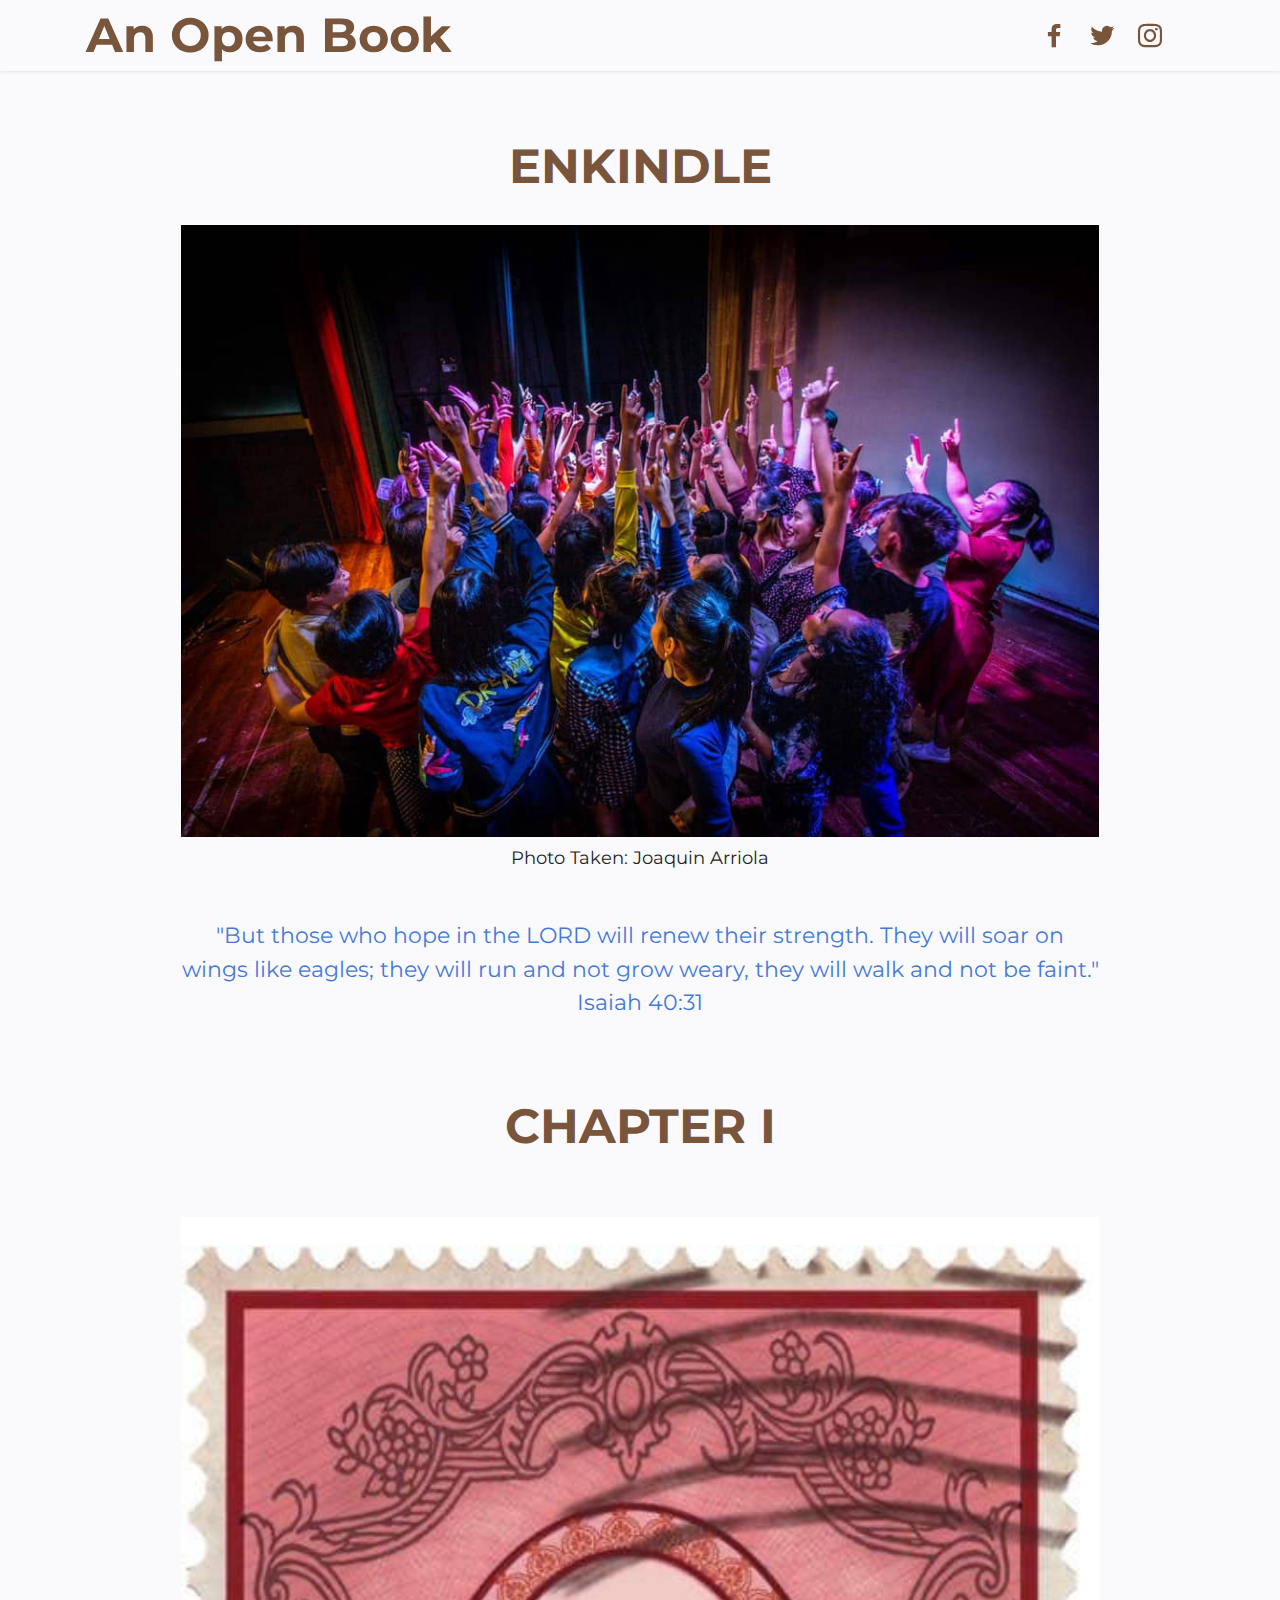
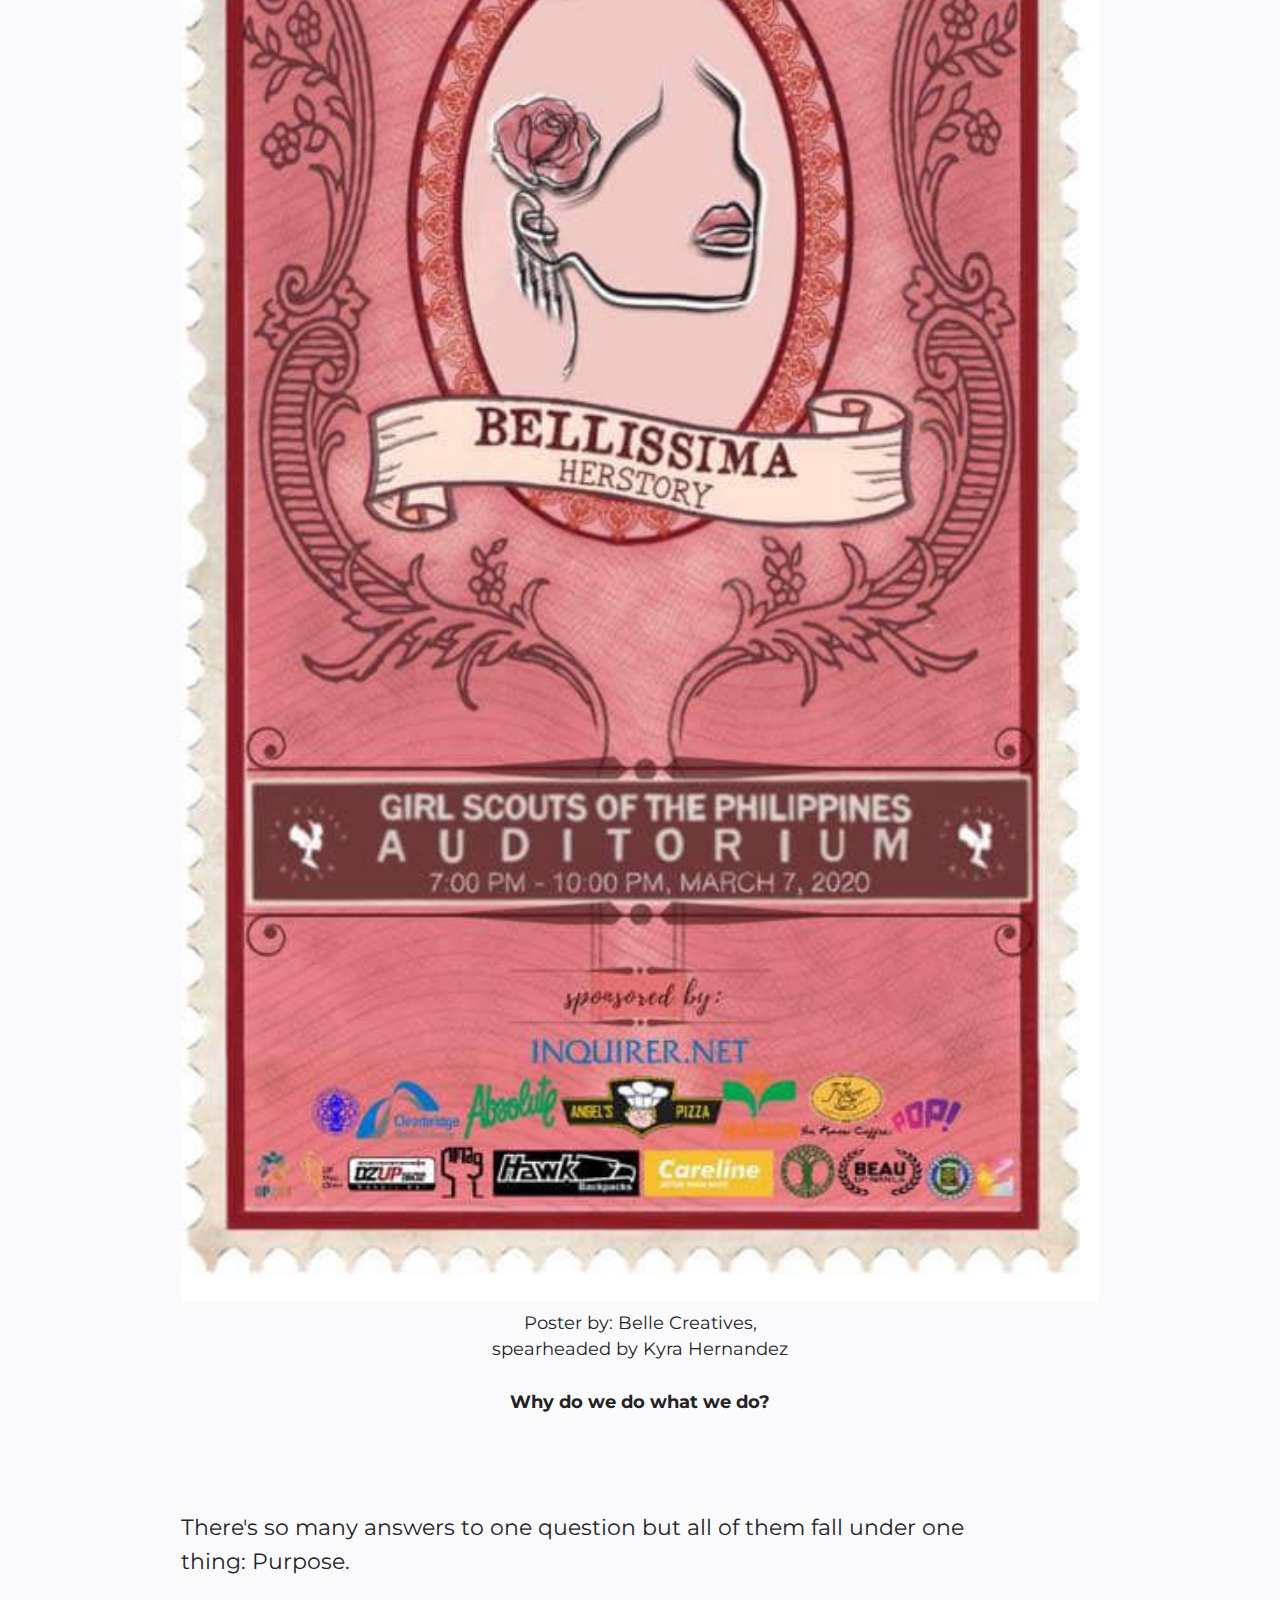
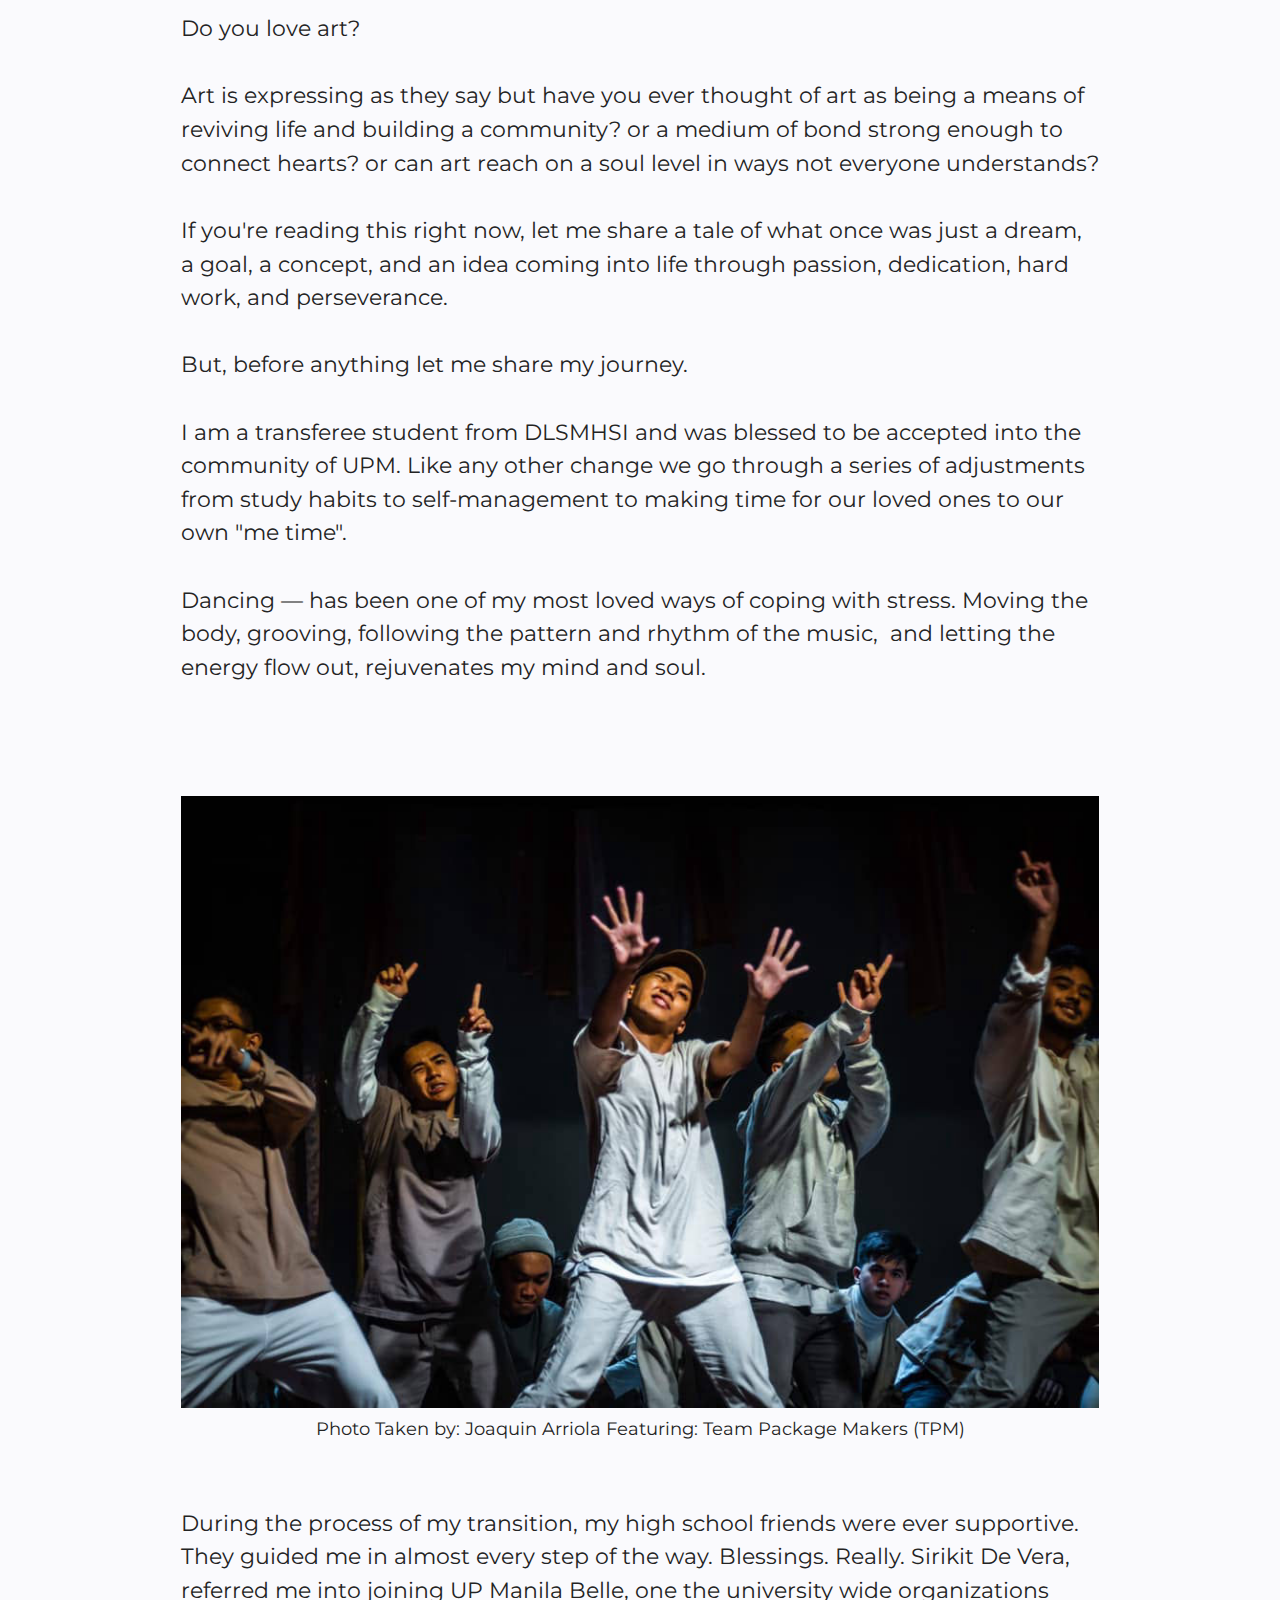
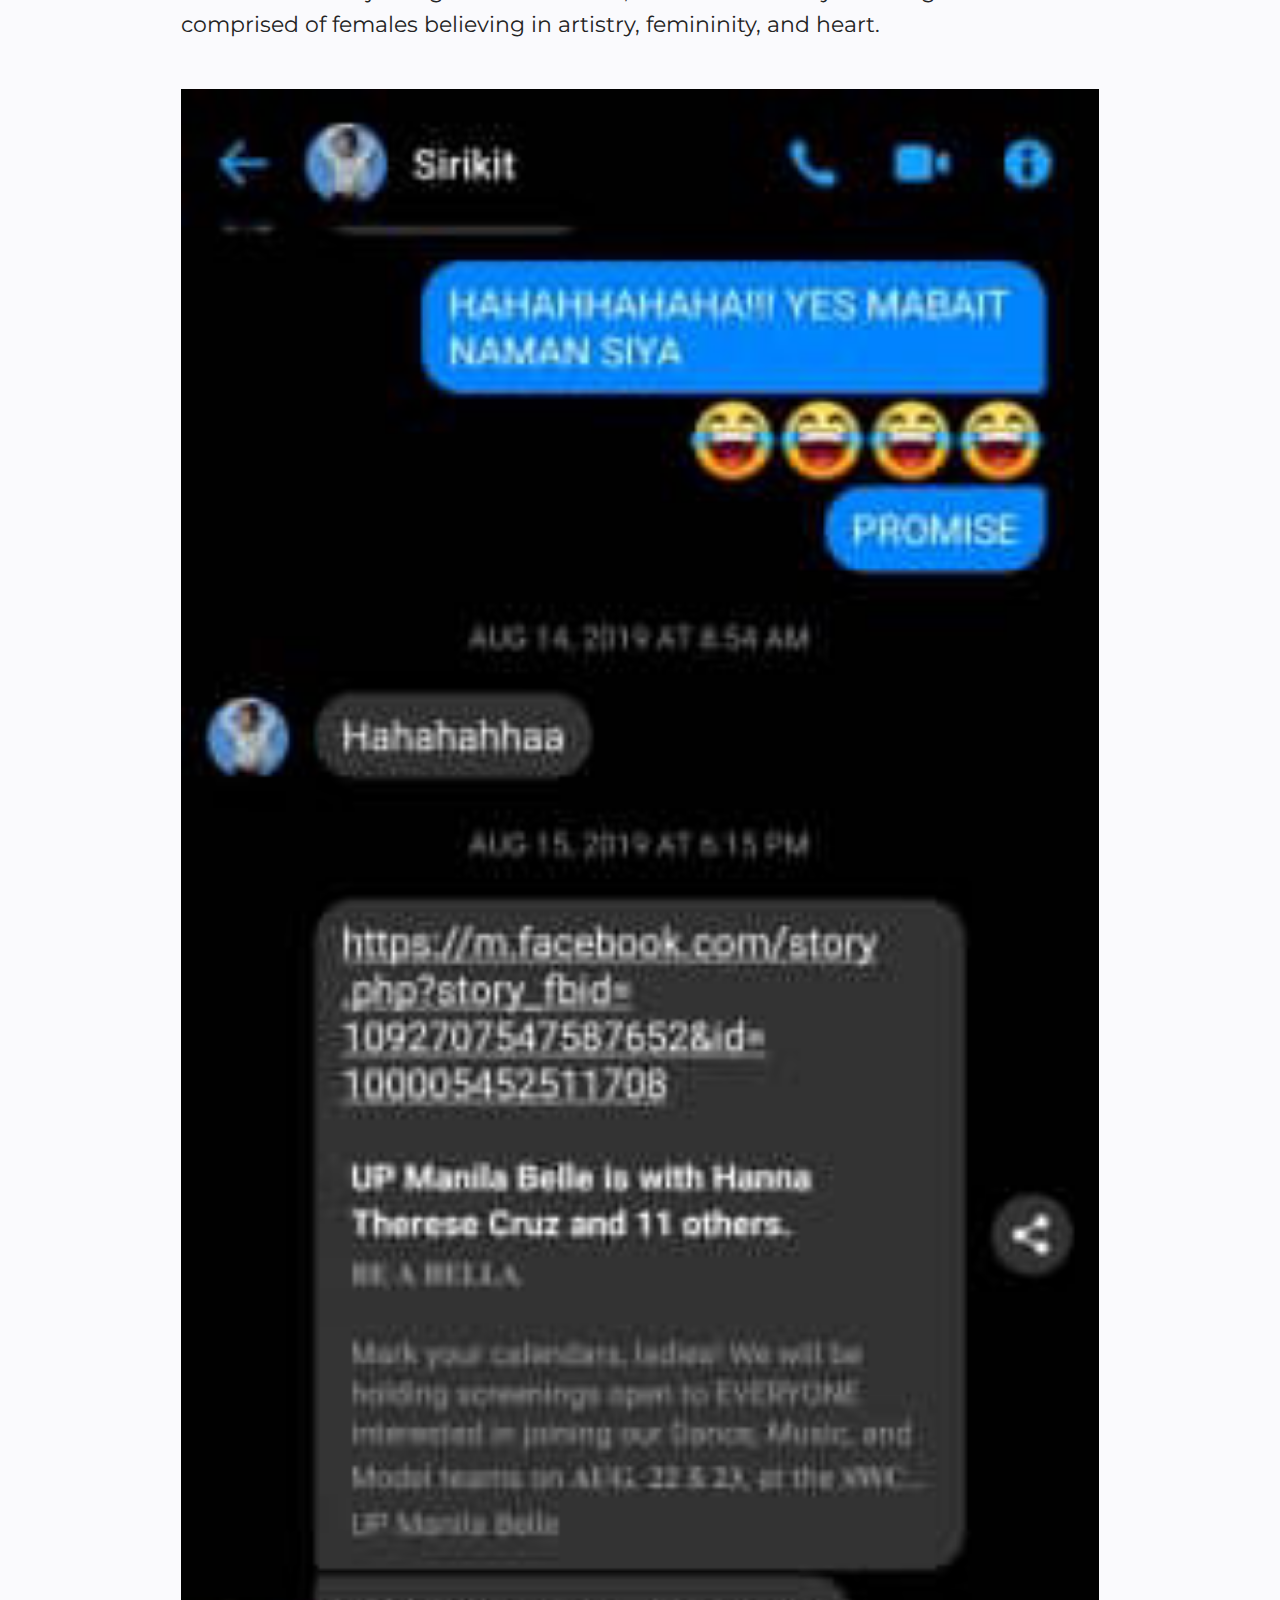
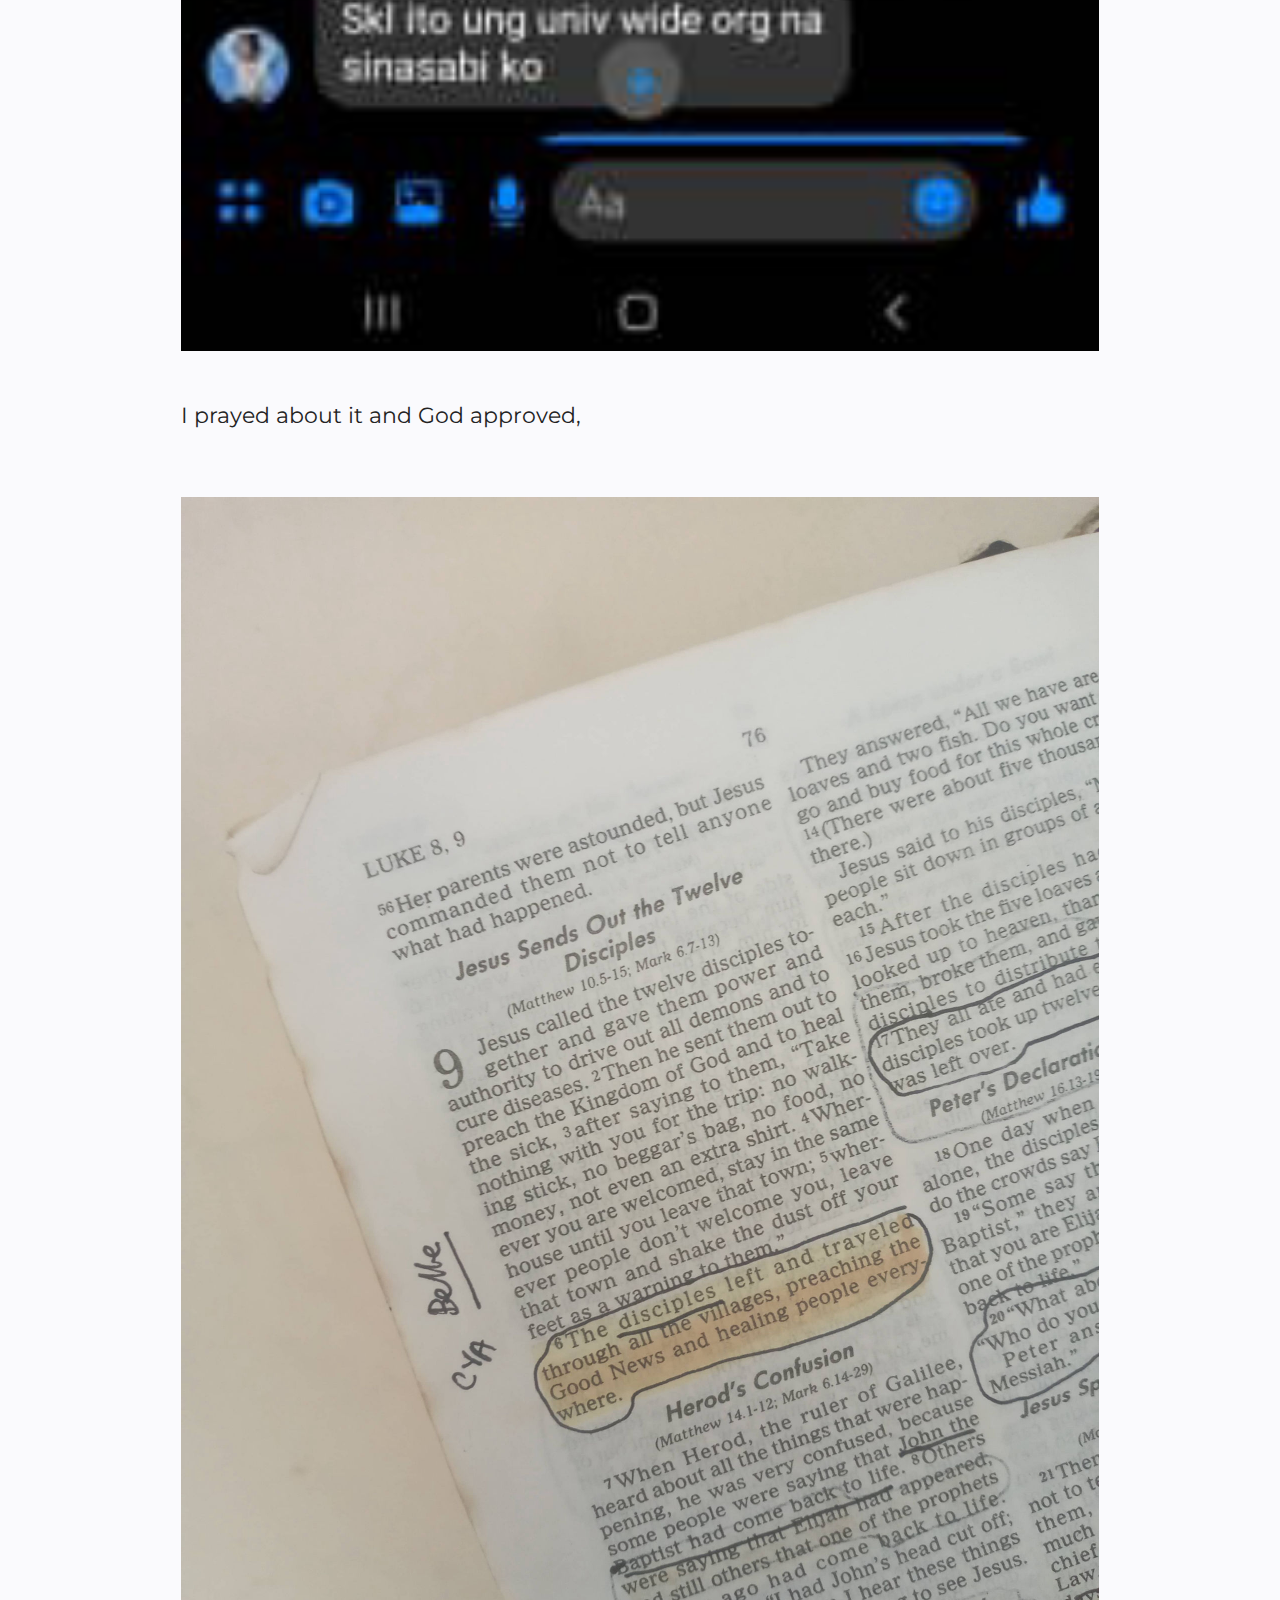
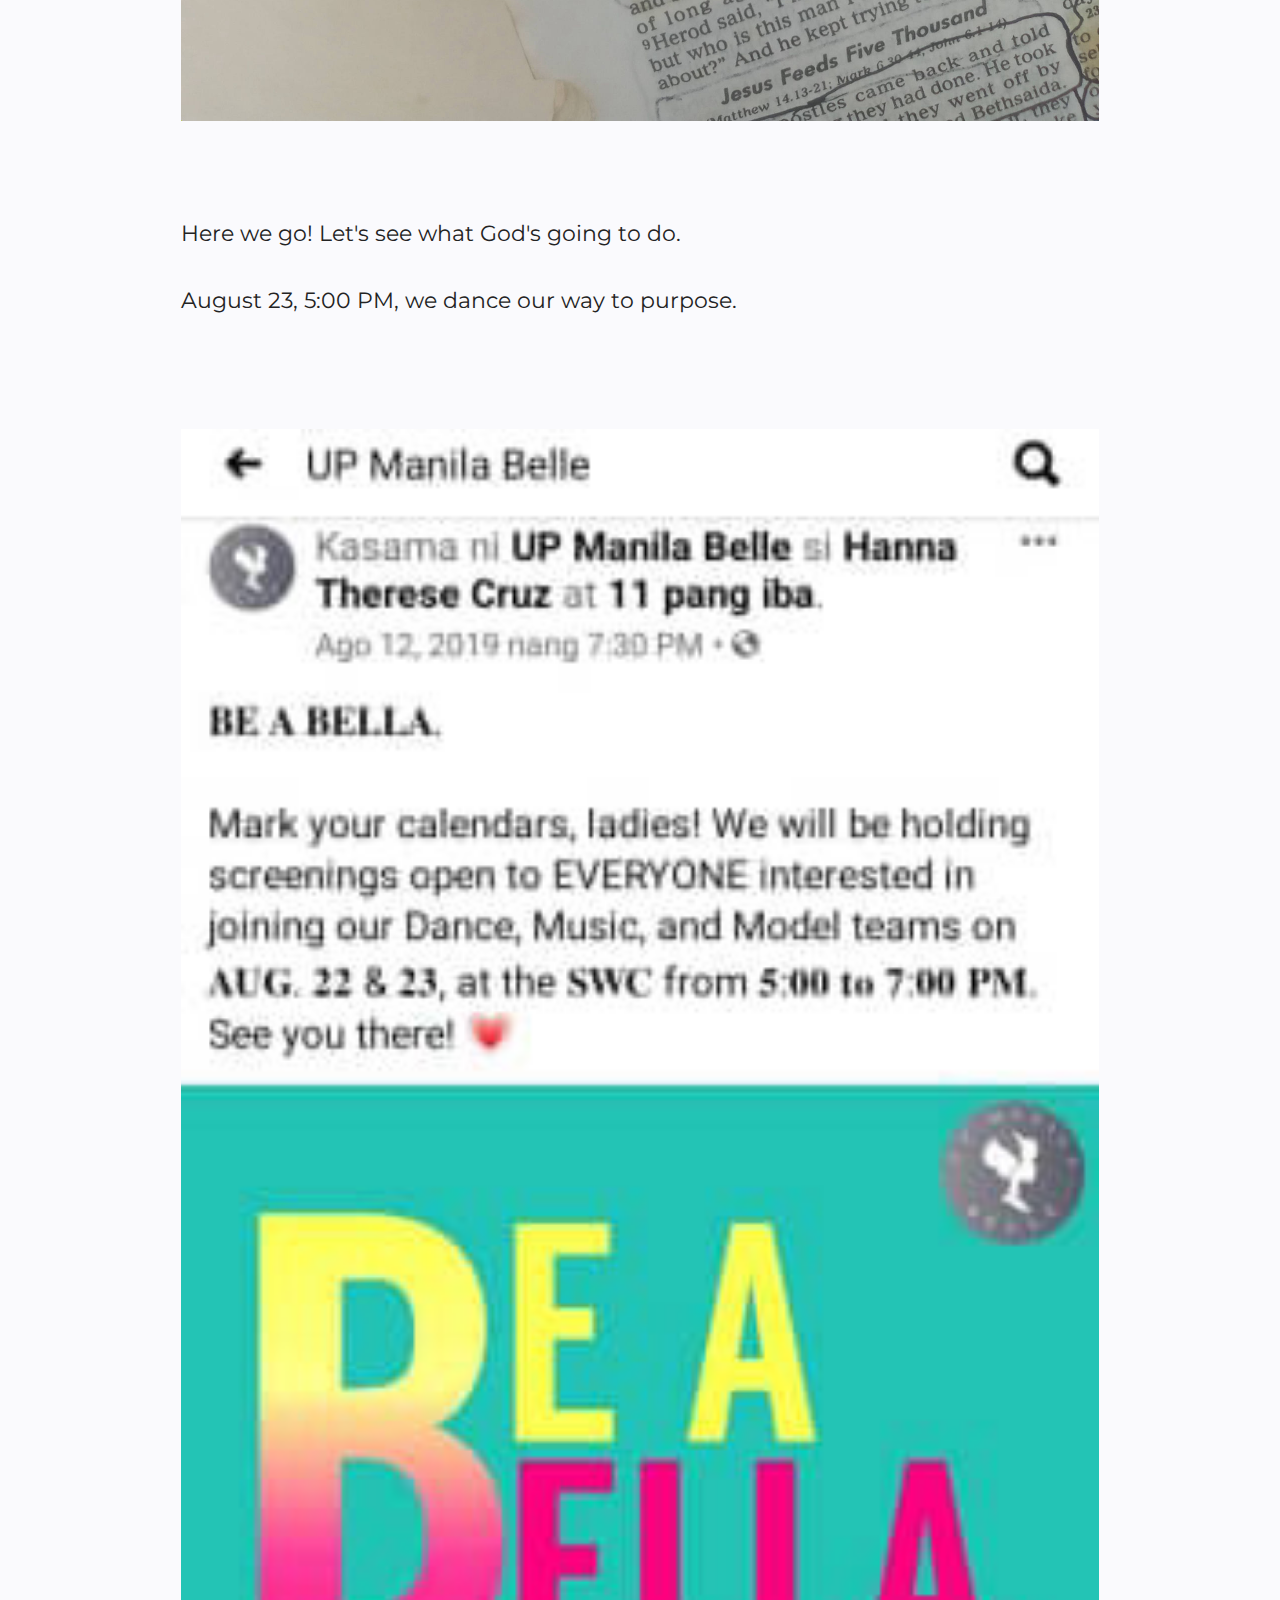
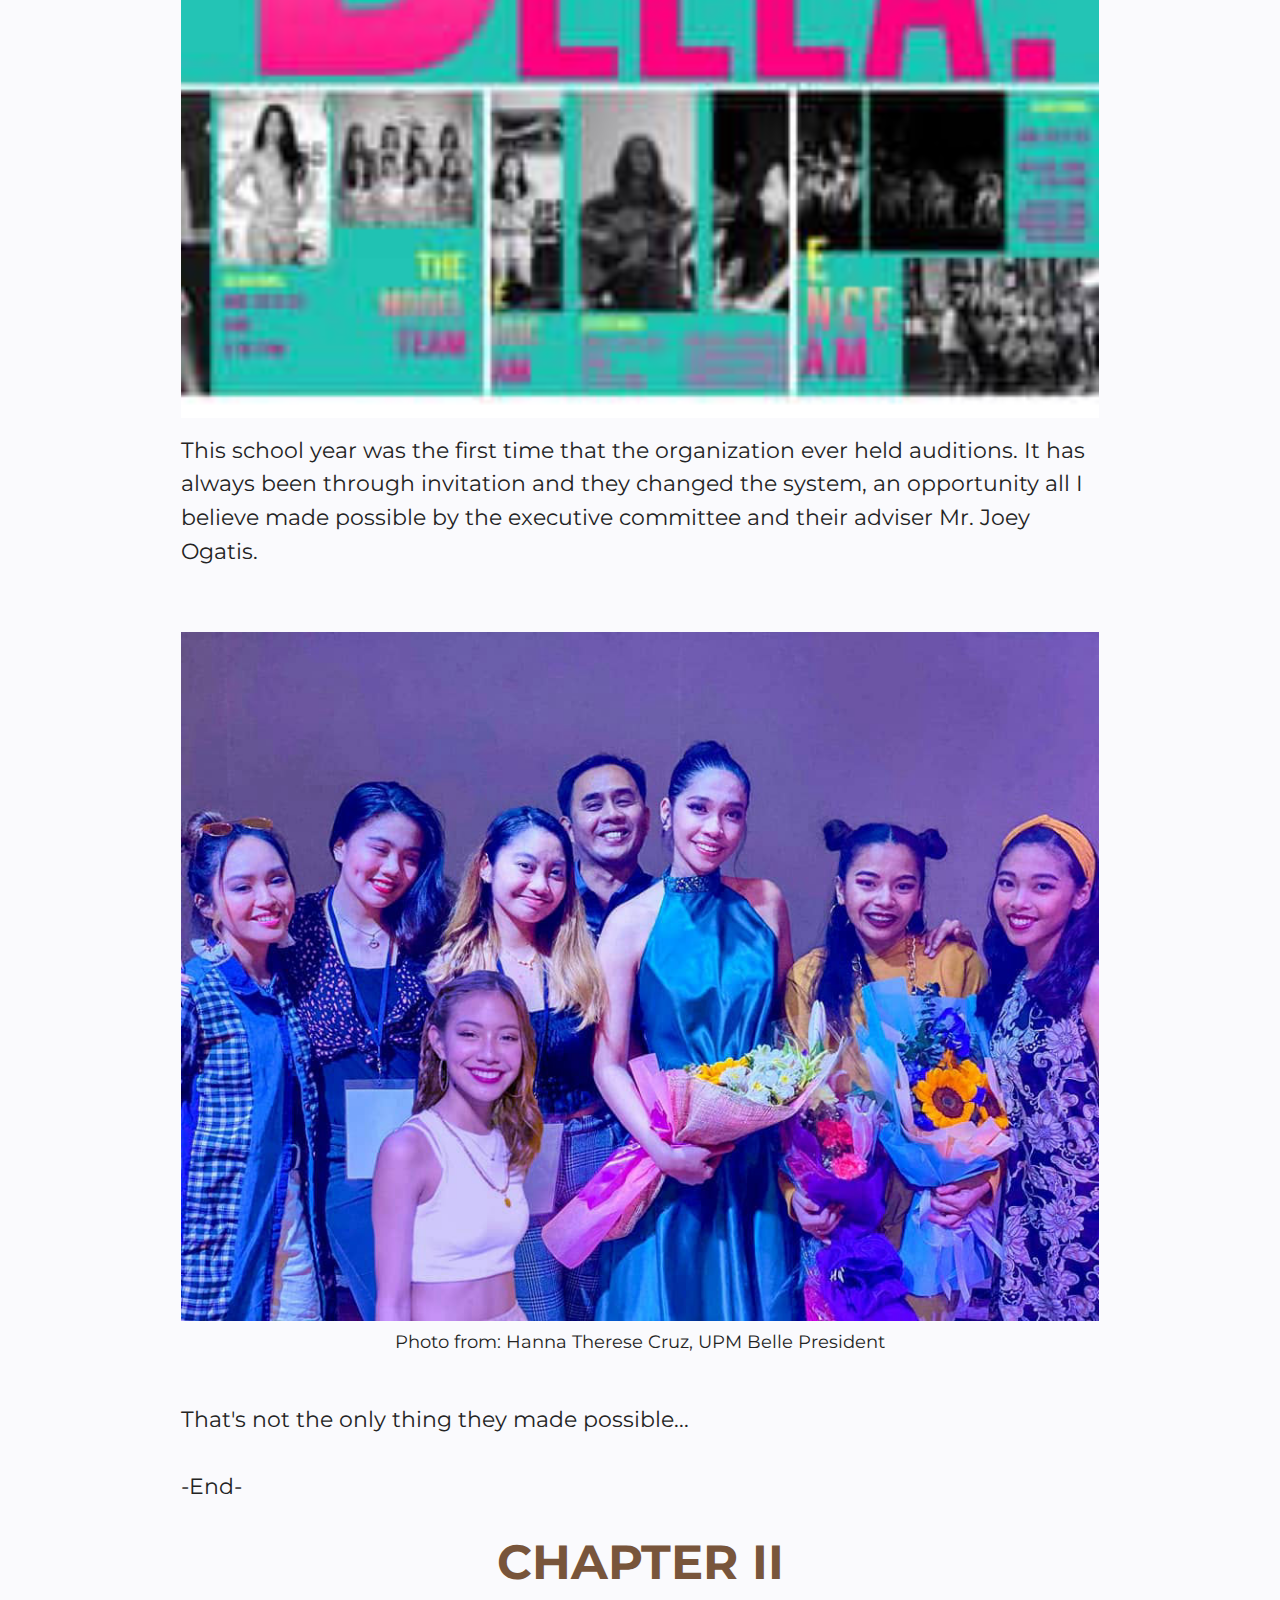
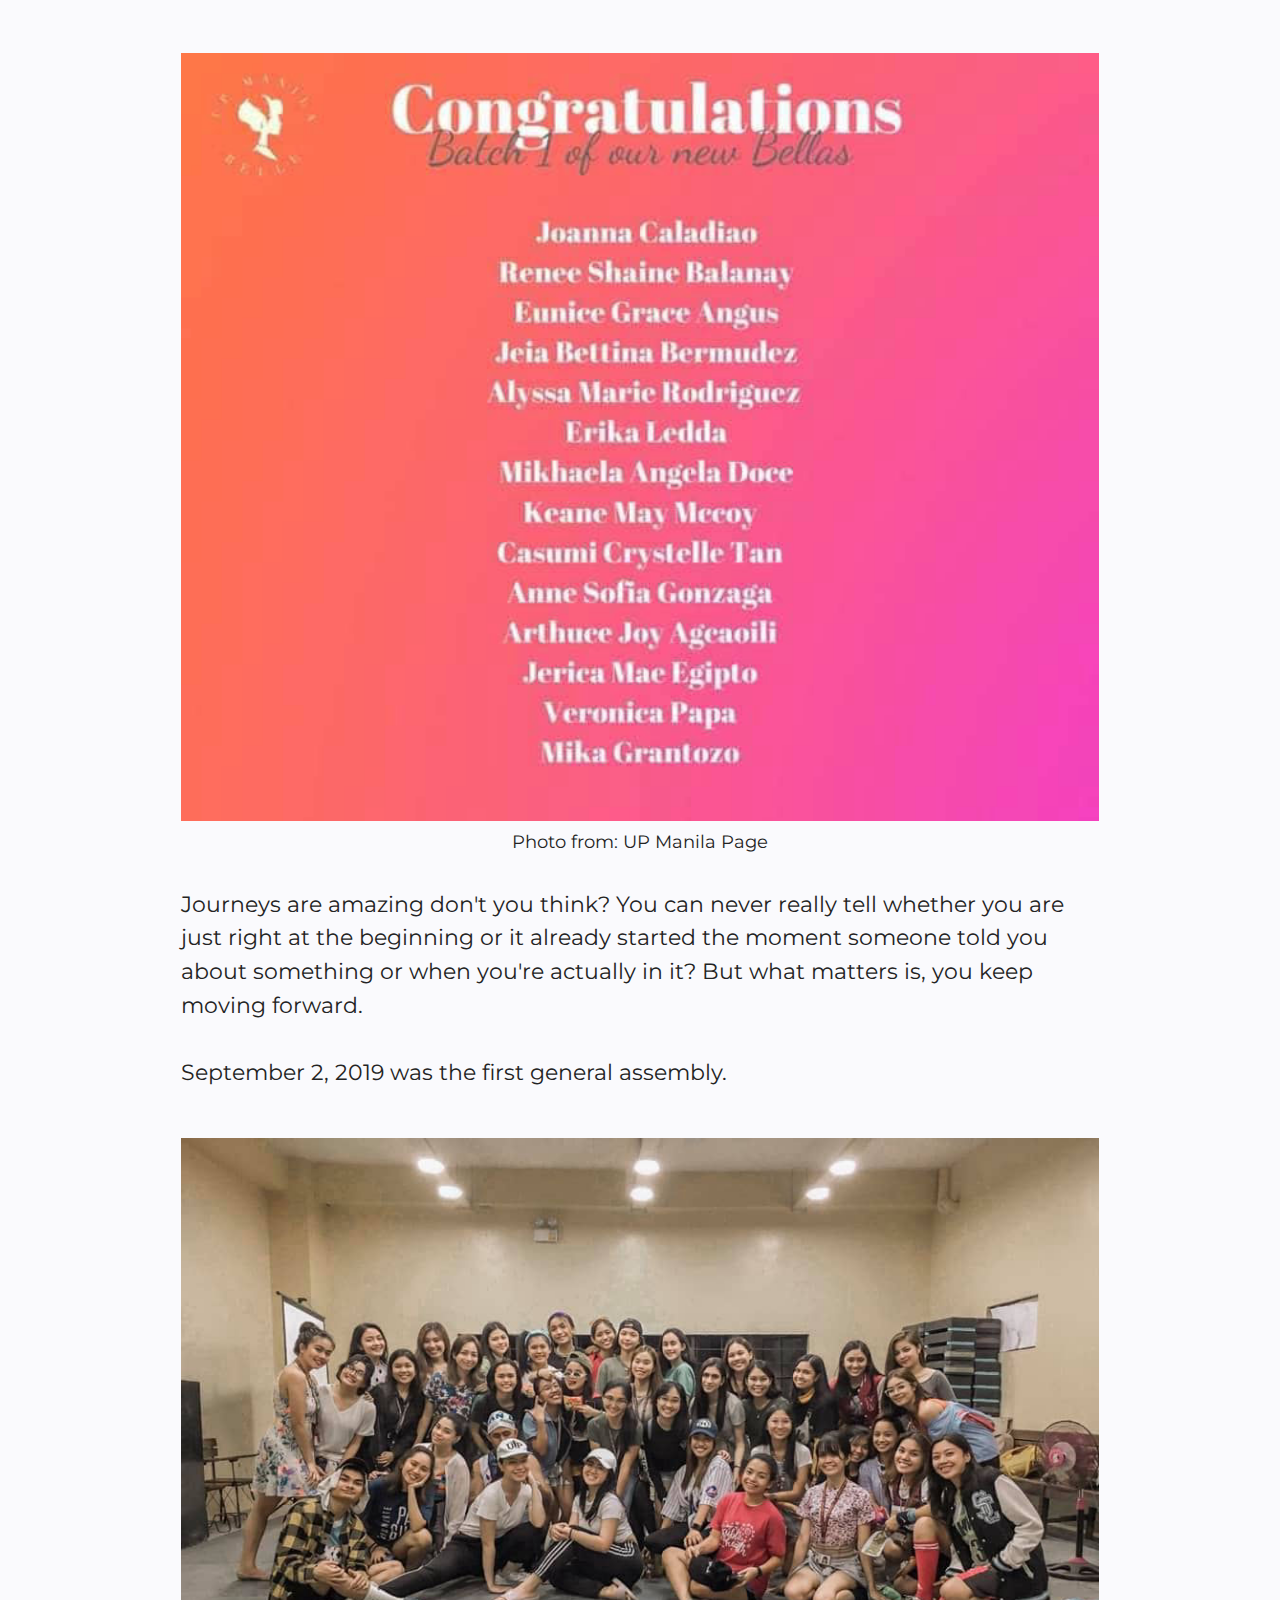
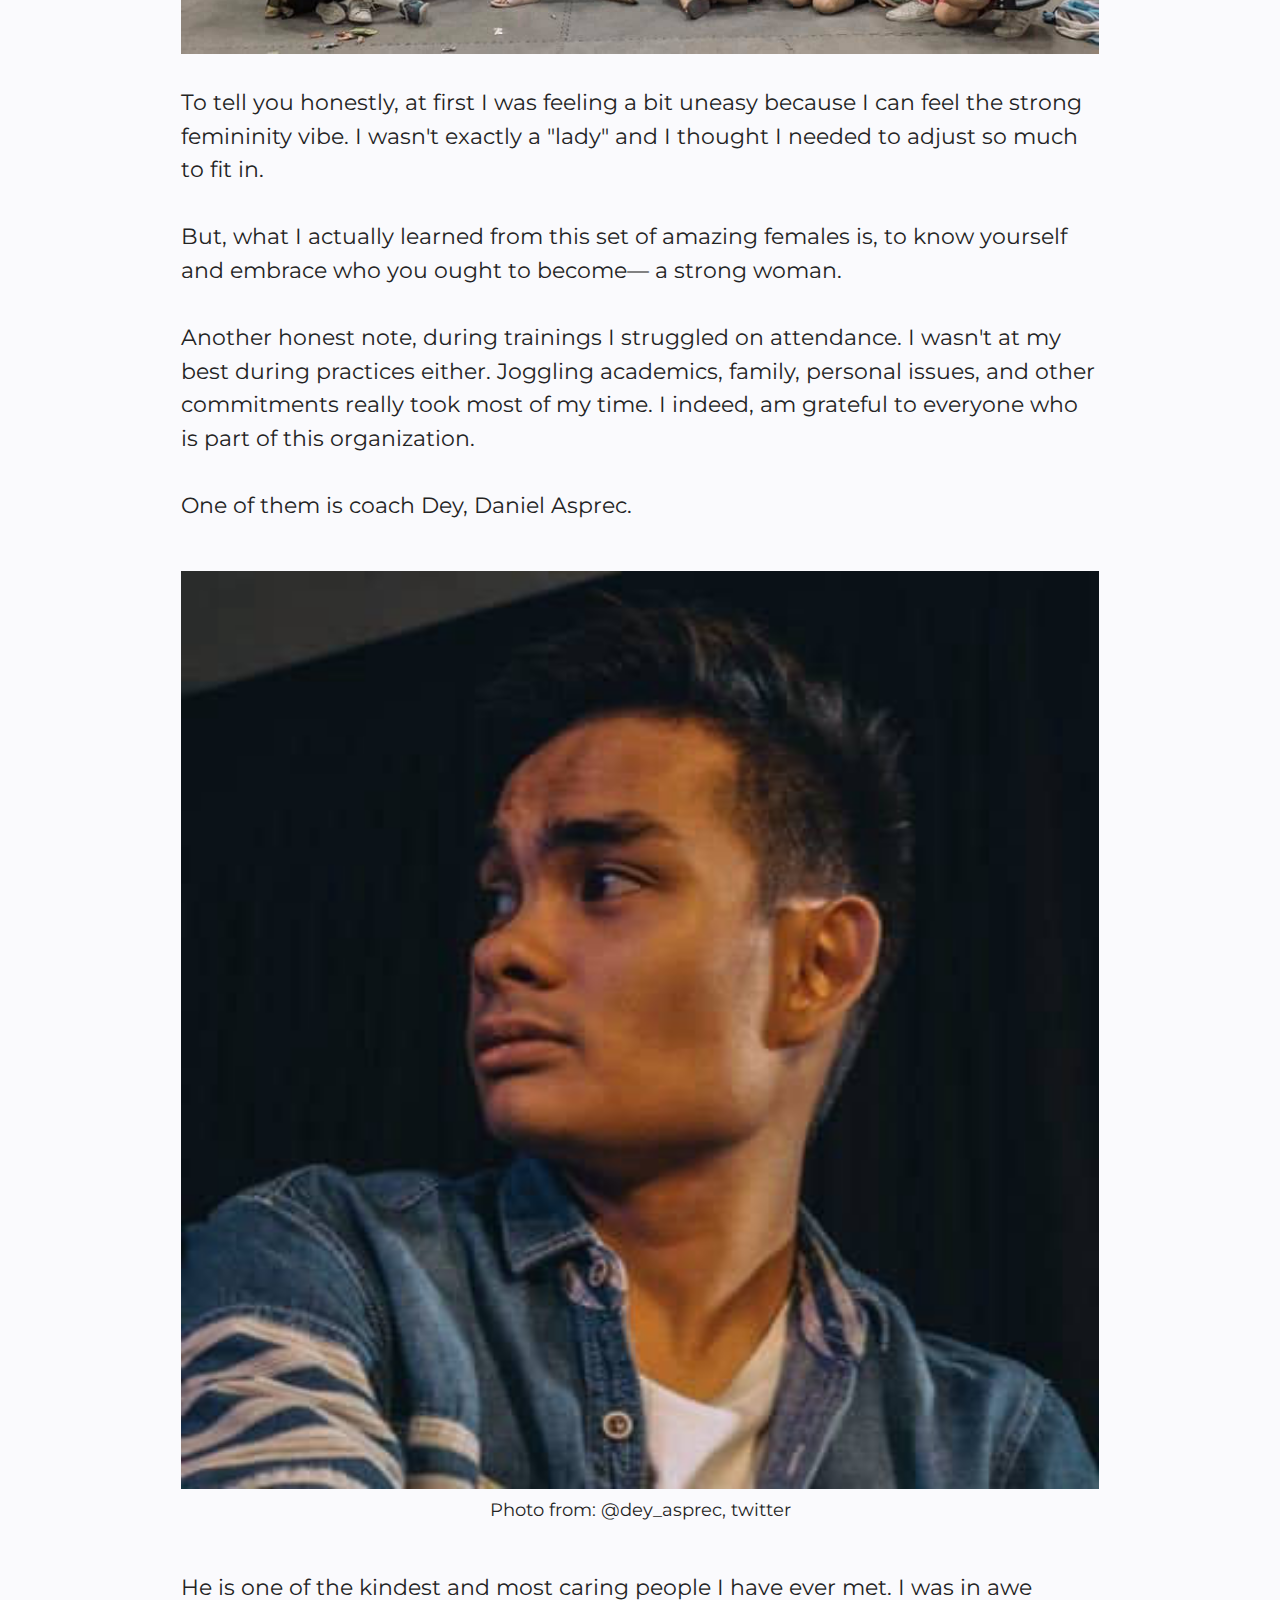
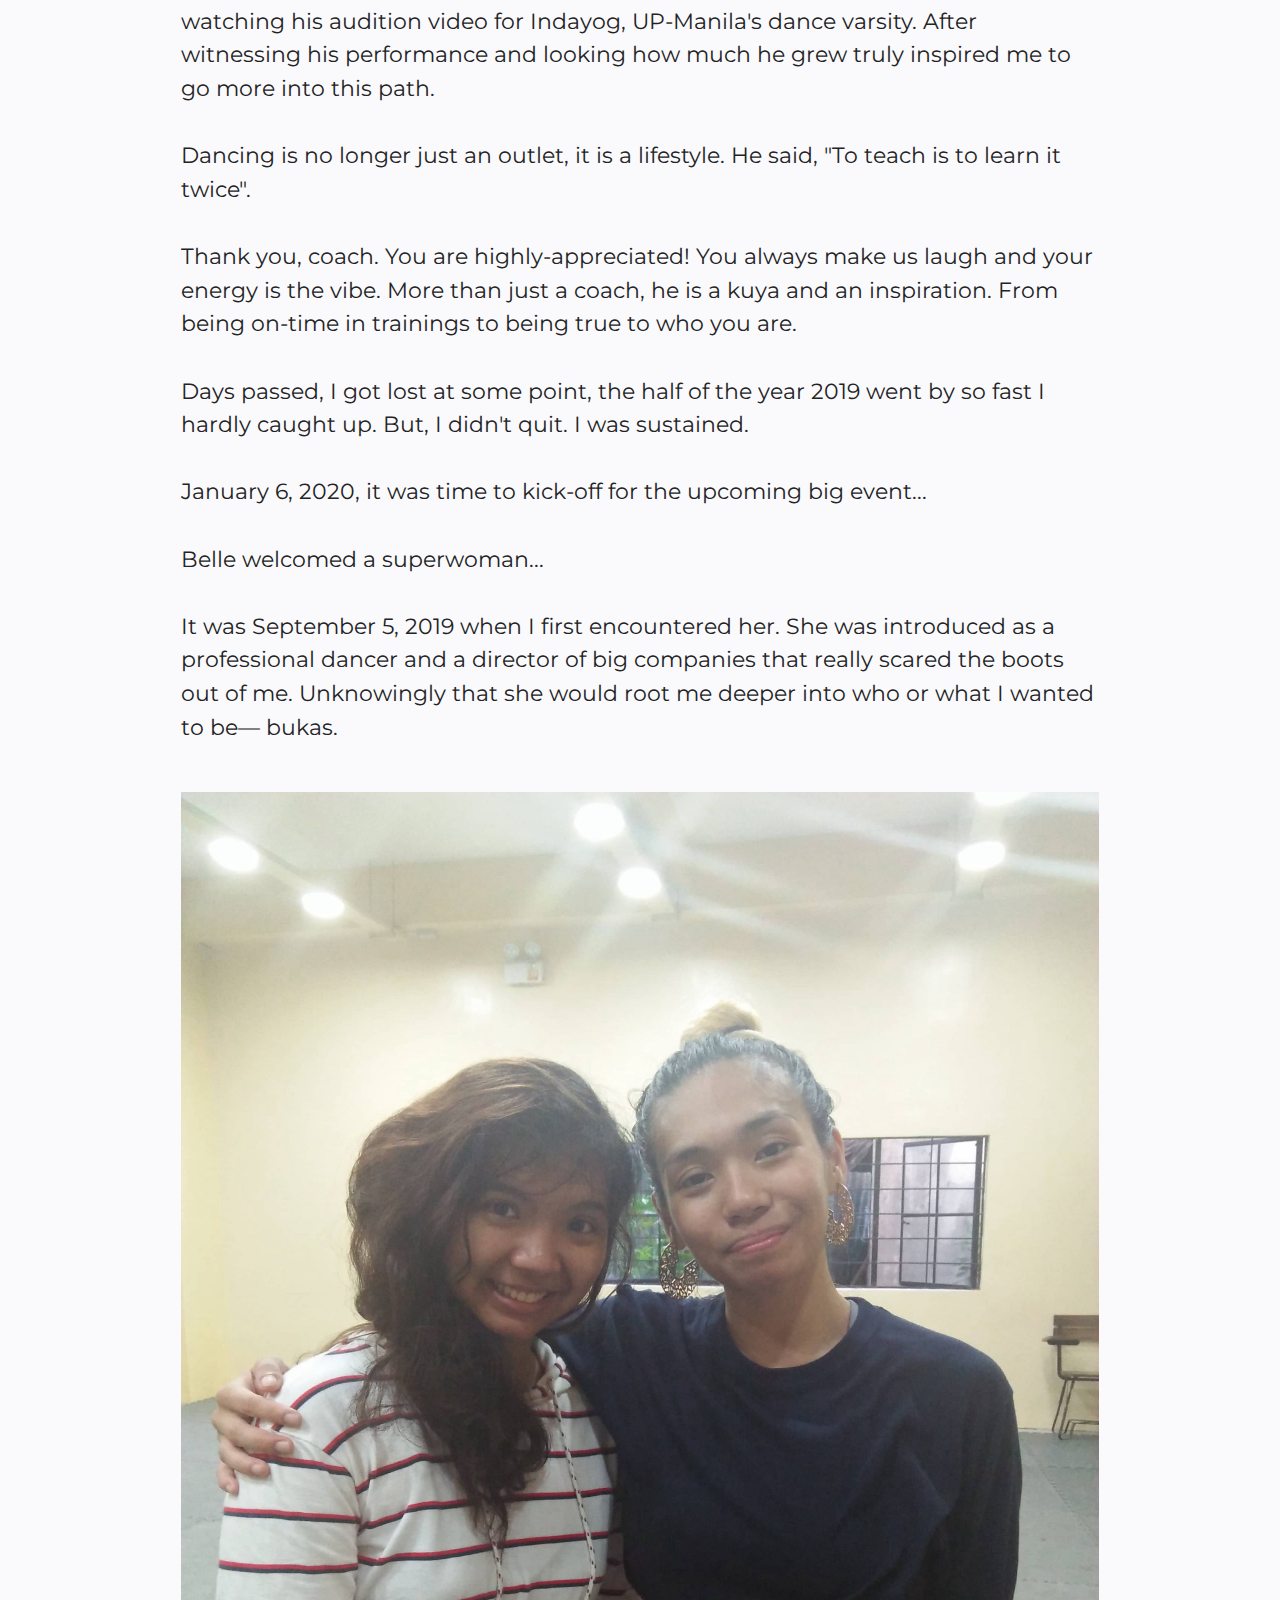
<file: page2.html>
<!DOCTYPE html>
<html  >
<head>
  
  <meta charset="UTF-8">
  <meta http-equiv="X-UA-Compatible" content="IE=edge">
  <meta name="generator" content="Mobirise v5.1.4, mobirise.com">
  <meta name="viewport" content="width=device-width, initial-scale=1, minimum-scale=1">
  <link rel="shortcut icon" href="assets/images/circle-cropped-1-128x128-1.png" type="image/x-icon">
  <meta name="description" content="">
  
  
  <title>ENKINDLE</title>
  <link rel="stylesheet" href="assets/web/assets/mobirise-icons2/mobirise2.css">
  <link rel="stylesheet" href="assets/tether/tether.min.css">
  <link rel="stylesheet" href="assets/bootstrap/css/bootstrap.min.css">
  <link rel="stylesheet" href="assets/bootstrap/css/bootstrap-grid.min.css">
  <link rel="stylesheet" href="assets/bootstrap/css/bootstrap-reboot.min.css">
  <link rel="stylesheet" href="assets/dropdown/css/style.css">
  <link rel="stylesheet" href="assets/socicon/css/styles.css">
  <link rel="stylesheet" href="assets/theme/css/style.css">
  <link rel="preload" as="style" href="assets/mobirise/css/mbr-additional.css"><link rel="stylesheet" href="assets/mobirise/css/mbr-additional.css" type="text/css">
  
  
  
  
</head>
<body>
  
  <section class="menu menu3 cid-sc4ndcMfeV" once="menu" id="menu3-z">
    
    <nav class="navbar navbar-dropdown navbar-fixed-top navbar-expand-lg">
        <div class="container">
            <div class="navbar-brand">
                
                <span class="navbar-caption-wrap"><a class="navbar-caption text-primary display-2" href="index.html#header3-4">An Open Book</a></span>
            </div>
            <button class="navbar-toggler" type="button" data-toggle="collapse" data-target="#navbarSupportedContent" aria-controls="navbarNavAltMarkup" aria-expanded="false" aria-label="Toggle navigation">
                <div class="hamburger">
                    <span></span>
                    <span></span>
                    <span></span>
                    <span></span>
                </div>
            </button>
            <div class="collapse navbar-collapse" id="navbarSupportedContent">
                
                <div class="icons-menu">
                    <a class="iconfont-wrapper" href="https://web.facebook.com/sempiternalword?_rdc=1&_rdr" target="_blank">
                        <span class="p-2 mbr-iconfont socicon-facebook socicon"></span>
                    </a>
                    <a class="iconfont-wrapper" href="https://twitter.com/sempiternalword?fbclid=IwAR0Jkj_iWtZdvNBF_PI8IkRTvx3H0OFald3Rp8v8pCiQILHXlvVpCSY2Oso" target="_blank">
                        <span class="p-2 mbr-iconfont socicon-twitter socicon"></span>
                    </a>
                    <a class="iconfont-wrapper" href="https://www.instagram.com/sempiternalword/?hl=en&fbclid=IwAR2Ke2Ap63FxKErA_Xv5qHt0tJk1MAZ94StgDJ7eDjH904H9ItjBIxammAg" target="_blank">
                        <span class="p-2 mbr-iconfont socicon-instagram socicon"></span>
                    </a>
                    
                </div>
                
            </div>
        </div>
    </nav>
</section>

<section class="content4 cid-sdEjBsy22L" id="content4-bn">
    
    
    <div class="container">
        <div class="row justify-content-center">
            <div class="title col-md-12 col-lg-10">
                <h3 class="mbr-section-title mbr-fonts-style align-center mb-4 display-2"><strong>ENKINDLE</strong></h3>
                
                
            </div>
        </div>
    </div>
</section>

<section class="image3 cid-sc4ghsjkXX" id="image3-i">
    

    

    <div class="container">
        <div class="row justify-content-center">
            <div class="col-12 col-lg-10">
                <div class="image-wrapper">
                    <img src="assets/images/en1-1-960x640.jpg" alt="">
                    <p class="mbr-description mbr-fonts-style mt-2 align-center display-4">Photo Taken: Joaquin Arriola</p>
                </div>
            </div>
        </div>
    </div>
</section>

<section class="content5 cid-sdzJKSxs3M" id="content5-2m">
    
    <div class="container">
        <div class="row justify-content-center">
            <div class="col-md-12 col-lg-10">
                
                
                <p class="mbr-text mbr-fonts-style display-7">
                    "But those who hope in the LORD will renew their strength. They will soar on wings like eagles; they will run and not grow weary, they will walk and not be faint." Isaiah 40:31</p>
            </div>
        </div>
    </div>
</section>

<section class="content4 cid-sdzJSSZN46" id="content4-2n">
    
    
    <div class="container">
        <div class="row justify-content-center">
            <div class="title col-md-12 col-lg-10">
                <h3 class="mbr-section-title mbr-fonts-style align-center mb-4 display-2"><strong>CHAPTER I</strong></h3>
                
                
            </div>
        </div>
    </div>
</section>

<section class="image3 cid-sdzK8dnvoX" id="image3-2o">
    

    

    <div class="container">
        <div class="row justify-content-center">
            <div class="col-12 col-lg-10">
                <div class="image-wrapper">
                    <img src="assets/images/en2-523x960.jpg" alt="">
                    <p class="mbr-description mbr-fonts-style mt-2 align-center display-4">Poster by: Belle Creatives,<br> spearheaded by Kyra Hernandez<br><br><strong>Why do we do what we do?</strong><br></p>
                </div>
            </div>
        </div>
    </div>
</section>

<section class="content5 cid-sdzKEou3d0" id="content5-2p">
    
    <div class="container">
        <div class="row justify-content-center">
            <div class="col-md-12 col-lg-10">
                
                
                <p class="mbr-text mbr-fonts-style display-7">There's so many answers to one question but all of them fall under one thing:&nbsp;Purpose.&nbsp;<br><br>Do you love art?<br><br>Art is expressing as they say but have you ever thought of art as being a means of reviving life and building a community? or a medium of bond strong enough to connect hearts? or can art reach on a soul level in ways not everyone understands?<br><br>If you're reading this right now, let me share a tale of what once was just a dream, a goal, a concept, and an idea coming into life through passion, dedication, hard work, and perseverance.<br><br>But, before anything let me share my journey.<br><br>I am a transferee student from DLSMHSI and was blessed to be accepted into the community of UPM. Like any other change we go through a series of adjustments from study habits to self-management to making time for our loved ones to our own "me time".<br><br>Dancing — has been one of my most loved ways of coping with stress. Moving the body, grooving, following the pattern and rhythm of the music, &nbsp;and letting the energy flow out, rejuvenates my mind and soul.</p>
            </div>
        </div>
    </div>
</section>

<section class="image3 cid-sdzKVggQ3R" id="image3-2q">
    

    

    <div class="container">
        <div class="row justify-content-center">
            <div class="col-12 col-lg-10">
                <div class="image-wrapper">
                    <img src="assets/images/en3-960x640.jpg" alt="">
                    <p class="mbr-description mbr-fonts-style mt-2 align-center display-4">
                        Photo Taken by: Joaquin Arriola Featuring: Team Package Makers (TPM)</p>
                </div>
            </div>
        </div>
    </div>
</section>

<section class="content5 cid-sdzLcmJ0DI" id="content5-2r">
    
    <div class="container">
        <div class="row justify-content-center">
            <div class="col-md-12 col-lg-10">
                
                
                <p class="mbr-text mbr-fonts-style display-7">During the process of my transition, my high school friends were ever supportive. They guided me in almost every step of the way. Blessings. Really. Sirikit De Vera, referred me into joining UP Manila Belle,&nbsp;one the university wide organizations comprised of females believing in artistry, femininity, and heart.</p>
            </div>
        </div>
    </div>
</section>

<section class="image3 cid-sdzLlCLM26" id="image3-2s">
    

    

    <div class="container">
        <div class="row justify-content-center">
            <div class="col-12 col-lg-10">
                <div class="image-wrapper">
                    <img src="assets/images/en4-214x434.jpg" alt="">
                    
                </div>
            </div>
        </div>
    </div>
</section>

<section class="content5 cid-sdzLDXV5B0" id="content5-2t">
    
    <div class="container">
        <div class="row justify-content-center">
            <div class="col-md-12 col-lg-10">
                
                
                <p class="mbr-text mbr-fonts-style display-7">
                    I prayed about it and God approved,</p>
            </div>
        </div>
    </div>
</section>

<section class="image3 cid-sdzLXRJr7a" id="image3-2u">
    

    

    <div class="container">
        <div class="row justify-content-center">
            <div class="col-12 col-lg-10">
                <div class="image-wrapper">
                    <img src="assets/images/en5-1836x2448.jpg" alt="">
                    
                </div>
            </div>
        </div>
    </div>
</section>

<section class="content5 cid-sdzMewFPWs" id="content5-2v">
    
    <div class="container">
        <div class="row justify-content-center">
            <div class="col-md-12 col-lg-10">
                
                
                <p class="mbr-text mbr-fonts-style display-7">Here we go! Let's see what God's going to do.<br><br>August 23, 5:00 PM, we dance our way to purpose.</p>
            </div>
        </div>
    </div>
</section>

<section class="image3 cid-sdzMmR5rZk" id="image3-2w">
    

    

    <div class="container">
        <div class="row justify-content-center">
            <div class="col-12 col-lg-10">
                <div class="image-wrapper">
                    <img src="assets/images/en6-252x436.jpg" alt="">
                    
                </div>
            </div>
        </div>
    </div>
</section>

<section class="content5 cid-sdzMGKUmAl" id="content5-2x">
    
    <div class="container">
        <div class="row justify-content-center">
            <div class="col-md-12 col-lg-10">
                
                
                <p class="mbr-text mbr-fonts-style display-7">This school year was the first time that the organization ever held auditions. It has always been through invitation and they changed the system, an opportunity all I believe made possible by the executive committee and their adviser Mr. Joey Ogatis.</p>
            </div>
        </div>
    </div>
</section>

<section class="image3 cid-sdzMMJdyzc" id="image3-2y">
    

    

    <div class="container">
        <div class="row justify-content-center">
            <div class="col-12 col-lg-10">
                <div class="image-wrapper">
                    <img src="assets/images/en7-960x720.jpg" alt="">
                    <p class="mbr-description mbr-fonts-style mt-2 align-center display-4">
                        Photo from: Hanna Therese Cruz, UPM Belle President</p>
                </div>
            </div>
        </div>
    </div>
</section>

<section class="content5 cid-sdzN9e61go" id="content5-2z">
    
    <div class="container">
        <div class="row justify-content-center">
            <div class="col-md-12 col-lg-10">
                
                
                <p class="mbr-text mbr-fonts-style display-7">That's not the only thing they made possible...<br><br>-End-</p>
            </div>
        </div>
    </div>
</section>

<section class="content4 cid-sdzNk7ye8j" id="content4-30">
    
    
    <div class="container">
        <div class="row justify-content-center">
            <div class="title col-md-12 col-lg-10">
                <h3 class="mbr-section-title mbr-fonts-style align-center mb-4 display-2"><strong>CHAPTER II</strong></h3>
                
                
            </div>
        </div>
    </div>
</section>

<section class="image3 cid-sdzNuZKcMH" id="image3-31">
    

    

    <div class="container">
        <div class="row justify-content-center">
            <div class="col-12 col-lg-10">
                <div class="image-wrapper">
                    <img src="assets/images/en8-720x603.jpg" alt="">
                    <p class="mbr-description mbr-fonts-style mt-2 align-center display-4">
                        Photo from: UP Manila Page</p>
                </div>
            </div>
        </div>
    </div>
</section>

<section class="content5 cid-sdzNOcaiNy" id="content5-32">
    
    <div class="container">
        <div class="row justify-content-center">
            <div class="col-md-12 col-lg-10">
                
                
                <p class="mbr-text mbr-fonts-style display-7">Journeys are amazing don't you think? You can never really tell whether you are just right at the beginning or it already started the moment someone told you about something&nbsp;or when you're actually in it? But what matters is, you keep moving forward.<br><br>September 2, 2019 was the first general assembly.</p>
            </div>
        </div>
    </div>
</section>

<section class="image3 cid-sdzNWimXga" id="image3-33">
    

    

    <div class="container">
        <div class="row justify-content-center">
            <div class="col-12 col-lg-10">
                <div class="image-wrapper">
                    <img src="assets/images/en9-960x540.jpg" alt="">
                    
                </div>
            </div>
        </div>
    </div>
</section>

<section class="content5 cid-sdzOgN7j6K" id="content5-34">
    
    <div class="container">
        <div class="row justify-content-center">
            <div class="col-md-12 col-lg-10">
                
                
                <p class="mbr-text mbr-fonts-style display-7">To tell you honestly, at first I was feeling a bit uneasy because I can feel the strong femininity vibe. I wasn't exactly a "lady" and I thought I needed to adjust so much to fit in.<br><br>But, what I actually learned from this set of amazing females is, to know yourself and embrace who you ought to become— a strong woman.<br><br>Another honest note, during trainings I struggled on attendance. I wasn't at my best during practices either. Joggling academics, family, personal issues, and other commitments really took most of my time. I indeed, am grateful to everyone who is part of this organization.<br><br>One of them is coach Dey, Daniel Asprec.</p>
            </div>
        </div>
    </div>
</section>

<section class="image3 cid-sdzOAi3zbO" id="image3-35">
    

    

    <div class="container">
        <div class="row justify-content-center">
            <div class="col-12 col-lg-10">
                <div class="image-wrapper">
                    <img src="assets/images/en10-400x400.jpg" alt="">
                    <p class="mbr-description mbr-fonts-style mt-2 align-center display-4">
                        Photo from: @dey_asprec, twitter</p>
                </div>
            </div>
        </div>
    </div>
</section>

<section class="content5 cid-sdzOK1bRX2" id="content5-36">
    
    <div class="container">
        <div class="row justify-content-center">
            <div class="col-md-12 col-lg-10">
                
                
                <p class="mbr-text mbr-fonts-style display-7">He is one of the kindest and most caring people I have ever met. I was in awe watching his audition video for Indayog, UP-Manila's dance varsity. After witnessing his performance and looking how much he grew truly inspired me to go more into this path.<br><br>Dancing is no longer just an outlet, it is a lifestyle. He said,&nbsp;"To teach is to learn it twice".<br><br>Thank you, coach. You are highly-appreciated! You always make us laugh and your energy is&nbsp;the vibe.&nbsp;More than just a coach, he is a kuya and an inspiration. From being on-time in trainings to being true to who you are.<br><br>Days passed, I got lost at some point, the half of the year 2019 went by so fast I hardly caught up. But, I didn't quit. I was sustained.<br><br>January 6, 2020, it was time to kick-off for the upcoming big event...<br><br>Belle welcomed a superwoman...<br><br>It was September 5, 2019 when I first encountered her. She was introduced as a professional dancer and a director of big companies that really scared the boots out of me. Unknowingly that she would root me deeper into who or what I wanted to be—&nbsp;bukas.&nbsp;</p>
            </div>
        </div>
    </div>
</section>

<section class="image3 cid-sdzOYdykQB" id="image3-37">
    

    

    <div class="container">
        <div class="row justify-content-center">
            <div class="col-12 col-lg-10">
                <div class="image-wrapper">
                    <img src="assets/images/en11-1836x2448.jpg" alt="">
                    
                </div>
            </div>
        </div>
    </div>
</section>

<section class="content5 cid-sdzPqR5Qdc" id="content5-38">
    
    <div class="container">
        <div class="row justify-content-center">
            <div class="col-md-12 col-lg-10">
                
                
                <p class="mbr-text mbr-fonts-style display-7">September 5, 2019<br><br>"Maging isang taong bukas", coach Deseree Mangulabnan.<br><br>She became the missing link in the putting up the whole event. The instrument that God will use to make&nbsp;it&nbsp;happen. "Isang pangalan lang yung nasa isip ko nung inaayos namin itong event na 'to, salamat Des." — Sir Ogatis.<br><br>A director, coach, choreographer, ate, mentor, and inspiration.<br><br>There were bumps along the way but a soul driven by His Spirit sets fire like no other.<br><br>Life lesson 362 "You can be passionate about something but with no discipline it won't work."<br><br>Life lesson 394 "Kasa agad"<br><br>Life lesson 623 "Build healthy relationships among the family"<br><br>We survived 120 burpees, we can take on any challenge in life.<br><br>Thank you, coach. You made a deep mark in our hearts. Mahal ko po kayo. Mahal po namin kayo.</p>
            </div>
        </div>
    </div>
</section>

<section class="image3 cid-sdzPwGlvix" id="image3-39">
    

    

    <div class="container">
        <div class="row justify-content-center">
            <div class="col-12 col-lg-10">
                <div class="image-wrapper">
                    <img src="assets/images/en12-1836x1377.jpg" alt="">
                    
                </div>
            </div>
        </div>
    </div>
</section>

<section class="content5 cid-sdzQ0Ufto6" id="content5-3a">
    
    <div class="container">
        <div class="row justify-content-center">
            <div class="col-md-12 col-lg-10">
                
                
                <p class="mbr-text mbr-fonts-style display-7">March 7, 2020<br><br>Along with her came Gabrielle Velasquez, who sacrificed so much for this event as well. Behind the tech with coach Des. She managed the lights, gave so much hope in the group during trainings.&nbsp;Mama Rue! An astounding designer and dancer who added magic in Ugoy ng Duyan&nbsp;piece.<br><br>Reminders that once you've built a relationship, you always go back.<br><br>These are the people behind the success of this&nbsp;celebration.&nbsp;Are you prepared for more?<br><br>-End-</p>
            </div>
        </div>
    </div>
</section>

<section class="content4 cid-sdzQ6gLMMW" id="content4-3b">
    
    
    <div class="container">
        <div class="row justify-content-center">
            <div class="title col-md-12 col-lg-10">
                <h3 class="mbr-section-title mbr-fonts-style align-center mb-4 display-2"><strong>CHAPTER III</strong></h3>
                
                
            </div>
        </div>
    </div>
</section>

<section class="content5 cid-sdzQckiEoi" id="content5-3c">
    
    <div class="container">
        <div class="row justify-content-center">
            <div class="col-md-12 col-lg-10">
                
                
                <p class="mbr-text mbr-fonts-style display-7">March, is known as the International Women's Month. In line with this came about the concept of&nbsp;Bellissima: HerStory.&nbsp;The concert advocates what is the essence of being a woman.<br><br>Once was just a dream of "the man who first believed" Mr. Joey Ogatis.<br><br>Sir Ogatis, is my professor in Communication 10. He is one of the classic jokers but I testify one of the best intellectuals. In his class, practical skills and critical thinking are instilled. In training, he patiently supervises us outside his work hours, teaching us determination and perseverance.</p>
            </div>
        </div>
    </div>
</section>

<section class="image3 cid-sdzQjOqErG" id="image3-3d">
    

    

    <div class="container">
        <div class="row justify-content-center">
            <div class="col-12 col-lg-10">
                <div class="image-wrapper">
                    <img src="assets/images/en13-960x640.jpg" alt="">
                    
                </div>
            </div>
        </div>
    </div>
</section>

<section class="content5 cid-sdzQJjyeQf" id="content5-3e">
    
    <div class="container">
        <div class="row justify-content-center">
            <div class="col-md-12 col-lg-10">
                
                
                <p class="mbr-text mbr-fonts-style display-7">Hearing him speak after everything filled my heart with great joy.<br><br>Hearing him&nbsp;pray&nbsp;made it all the more meaningful.<br><br>You see,<br><br>God orchestrates the steps we take.<br><br>When He places a dream in you rest assured that He will fulfill it according to His timing.<br><br>No matter how long it takes.&nbsp;Wait on the Lord.&nbsp;He has never failed, not once.<br><br>This concert indeed voiced out important messages.</p>
            </div>
        </div>
    </div>
</section>

<section class="image3 cid-sdzQOk30So" id="image3-3f">
    

    

    <div class="container">
        <div class="row justify-content-center">
            <div class="col-12 col-lg-10">
                <div class="image-wrapper">
                    <img src="assets/images/en14-960x640.jpg" alt="">
                    <p class="mbr-description mbr-fonts-style mt-2 align-center display-4">
                        Photo Taken: Joaquin Arriola</p>
                </div>
            </div>
        </div>
    </div>
</section>

<section class="content5 cid-sdzRcj04KJ" id="content5-3g">
    
    <div class="container">
        <div class="row justify-content-center">
            <div class="col-md-12 col-lg-10">
                
                
                <p class="mbr-text mbr-fonts-style display-7">Every piece, every dance, every song, speaks truths.<br><br>Performances that carry a sense of vitality.<br><br>You are important, no matter where life takes you. Love has already found you.</p>
            </div>
        </div>
    </div>
</section>

<section class="image3 cid-sdzRxlDywP" id="image3-3h">
    

    

    <div class="container">
        <div class="row justify-content-center">
            <div class="col-12 col-lg-10">
                <div class="image-wrapper">
                    <img src="assets/images/en15-960x640.jpg" alt="">
                    
                </div>
            </div>
        </div>
    </div>
</section>

<section class="content5 cid-sdzRIcoJlu" id="content5-3i">
    
    <div class="container">
        <div class="row justify-content-center">
            <div class="col-md-12 col-lg-10">
                
                
                <p class="mbr-text mbr-fonts-style display-7">Lola loves lolo<br><br>You are loved, even when you feel like you've been abandoned.<br><br>You are beautiful, regardless of what standards has been set.</p>
            </div>
        </div>
    </div>
</section>

<section class="image3 cid-sdzRNWqyQP" id="image3-3j">
    

    

    <div class="container">
        <div class="row justify-content-center">
            <div class="col-12 col-lg-10">
                <div class="image-wrapper">
                    <img src="assets/images/en16-960x640.jpg" alt="">
                    
                </div>
            </div>
        </div>
    </div>
</section>

<section class="content5 cid-sdzSaHMdPC" id="content5-3k">
    
    <div class="container">
        <div class="row justify-content-center">
            <div class="col-md-12 col-lg-10">
                
                
                <p class="mbr-text mbr-fonts-style display-7">Model piece<br><br>You are valued, your life communicates empathy, compassion, service, and dignity.</p>
            </div>
        </div>
    </div>
</section>

<section class="image3 cid-sdzSh5utoQ" id="image3-3l">
    

    

    <div class="container">
        <div class="row justify-content-center">
            <div class="col-12 col-lg-10">
                <div class="image-wrapper">
                    <img src="assets/images/en17-640x960.jpg" alt="">
                    
                </div>
            </div>
        </div>
    </div>
</section>

<section class="content5 cid-sdzSzKV6xX" id="content5-3m">
    
    <div class="container">
        <div class="row justify-content-center">
            <div class="col-md-12 col-lg-10">
                
                
                <p class="mbr-text mbr-fonts-style display-7">A tribute to Tandang Sora&nbsp;Ugoy ng Duyan<br><br>If you're a <strong>woman</strong> and you're reading this, I pray that you'll be reminded.<br><br>If you're a <strong>man</strong> and you're reading this, I pray that you'll be reminded.<br><br>God created&nbsp;you oh so wonderfully.&nbsp;<br><br>You don't have to be someone else and you don't have to pretend, you are accepted.<br><br><strong>YOU. ARE. ENOUGH</strong>.</p>
            </div>
        </div>
    </div>
</section>

<section class="image3 cid-sdzSTwrNtZ" id="image3-3n">
    

    

    <div class="container">
        <div class="row justify-content-center">
            <div class="col-12 col-lg-10">
                <div class="image-wrapper">
                    <img src="assets/images/en18-960x640.jpg" alt="">
                    
                </div>
            </div>
        </div>
    </div>
</section>

<section class="content5 cid-sdzTenitgv" id="content5-3o">
    
    <div class="container">
        <div class="row justify-content-center">
            <div class="col-md-12 col-lg-10">
                
                
                <p class="mbr-text mbr-fonts-style display-7">Try<br><br>-End-</p>
            </div>
        </div>
    </div>
</section>

<section class="content4 cid-sdzTjAQ6Xi" id="content4-3p">
    
    
    <div class="container">
        <div class="row justify-content-center">
            <div class="title col-md-12 col-lg-10">
                <h3 class="mbr-section-title mbr-fonts-style align-center mb-4 display-2"><strong>CHAPTER IV</strong></h3>
                
                
            </div>
        </div>
    </div>
</section>

<section class="image3 cid-sdzTqBrMR8" id="image3-3q">
    

    

    <div class="container">
        <div class="row justify-content-center">
            <div class="col-12 col-lg-10">
                <div class="image-wrapper">
                    <img src="assets/images/en19-960x640.jpg" alt="">
                    
                </div>
            </div>
        </div>
    </div>
</section>

<section class="content5 cid-sdzTJZsvnb" id="content5-3r">
    
    <div class="container">
        <div class="row justify-content-center">
            <div class="col-md-12 col-lg-10">
                
                
                <p class="mbr-text mbr-fonts-style display-7">UPM-Belle Opening Piece<br><br>UP Manila Belle, these women are of substance and their heart for what they do is extraordinary.<br><br>More than pretty faces,</p>
            </div>
        </div>
    </div>
</section>

<section class="image3 cid-sdzTPDyh9W" id="image3-3s">
    

    

    <div class="container">
        <div class="row justify-content-center">
            <div class="col-12 col-lg-10">
                <div class="image-wrapper">
                    <img src="assets/images/en20-960x720.jpg" alt="">
                    <p class="mbr-description mbr-fonts-style mt-2 align-center display-4">
                        Juicy cologne outreach by Kyra Hernandez</p>
                </div>
            </div>
        </div>
    </div>
</section>

<section class="content5 cid-sdzUdrLu0G" id="content5-3t">
    
    <div class="container">
        <div class="row justify-content-center">
            <div class="col-md-12 col-lg-10">
                
                
                <p class="mbr-text mbr-fonts-style display-7">They are leaders, creators, influencers, and game-changers.<br><br>Above and beyond talent, they are passionate, dedicated, and strong-willed.</p>
            </div>
        </div>
    </div>
</section>

<section class="image3 cid-sdzUlpECK2" id="image3-3u">
    

    

    <div class="container">
        <div class="row justify-content-center">
            <div class="col-12 col-lg-10">
                <div class="image-wrapper">
                    <img src="assets/images/en21-960x960.jpg" alt="">
                    <p class="mbr-description mbr-fonts-style mt-2 align-center display-4">
                        Income generating projects&nbsp;</p>
                </div>
            </div>
        </div>
    </div>
</section>

<section class="content5 cid-sdzUEdGNh8" id="content5-3v">
    
    <div class="container">
        <div class="row justify-content-center">
            <div class="col-md-12 col-lg-10">
                
                
                <p class="mbr-text mbr-fonts-style display-7">Everyone has a potential to make a difference in the society. YOU. CAN. TOO.</p>
            </div>
        </div>
    </div>
</section>

<section class="image3 cid-sdzUKFZkTT" id="image3-3w">
    

    

    <div class="container">
        <div class="row justify-content-center">
            <div class="col-12 col-lg-10">
                <div class="image-wrapper">
                    <img src="assets/images/en22-960x640.jpg" alt="">
                    
                </div>
            </div>
        </div>
    </div>
</section>

<section class="content5 cid-sdzV93m5DY" id="content5-3x">
    
    <div class="container">
        <div class="row justify-content-center">
            <div class="col-md-12 col-lg-10">
                
                
                <p class="mbr-text mbr-fonts-style display-7">Hidden figures movie inspired<br><br>Not for publicity, not for popularity. Purely&nbsp;heart.<br><br>In the group there came misunderstandings, but also friendships. There came tears but also laughter. There came downfalls, but also victories. That's just how a family goes.<br><br>I grew not only as a dancer, but as a person.</p>
            </div>
        </div>
    </div>
</section>

<section class="image3 cid-sdzVeShHXi" id="image3-3y">
    

    

    <div class="container">
        <div class="row justify-content-center">
            <div class="col-12 col-lg-10">
                <div class="image-wrapper">
                    <img src="assets/images/en23-960x640.jpg" alt="">
                    
                </div>
            </div>
        </div>
    </div>
</section>

<section class="content5 cid-sdzVwW7R6y" id="content5-3z">
    
    <div class="container">
        <div class="row justify-content-center">
            <div class="col-md-12 col-lg-10">
                
                
                <p class="mbr-text mbr-fonts-style display-7">Ending piece Bongga ka Day!<br><br>I entered Belle like a lost little girl now I am slowly becoming.<br><br>Bellissima: HerStory, truly made history. For 9 long years, March 7, 2020 at the GSP Auditorium Padre Faura, transpired a legacy. The first ever concert.<br><br>Can you believe it? This organization started with only 7 members and now,</p>
            </div>
        </div>
    </div>
</section>

<section class="image3 cid-sdzVOE31Cf" id="image3-40">
    

    

    <div class="container">
        <div class="row justify-content-center">
            <div class="col-12 col-lg-10">
                <div class="image-wrapper">
                    <img src="assets/images/en24-960x640.jpg" alt="">
                    <p class="mbr-description mbr-fonts-style mt-2 align-center display-4">Bellissima: HerStory 2020<br><br>"What's the best gift you've ever received?"&nbsp;</p>
                </div>
            </div>
        </div>
    </div>
</section>

<section class="content5 cid-sdzW0nGmXC" id="content5-41">
    
    <div class="container">
        <div class="row justify-content-center">
            <div class="col-md-12 col-lg-10">
                
                
                <p class="mbr-text mbr-fonts-style display-7">The glory is God's. We give it all back to You. Throughout everything, preparation&nbsp; to the actual event. He showed grace. From being sold out to the sponsors to availability of supplies, resources, facilities, to strength, healing, protection, time, and more!<br><br>God is so good!<br><br>It only just began for Belle.</p>
            </div>
        </div>
    </div>
</section>

<section class="video1 cid-sdzWcHwYOu" id="video1-42">
    
    
    <div class="align-center container">
        <div class="mbr-section-head">
            
            
        </div>
        <div class="row justify-content-center mt-4">
            <div class="col-12 col-lg-10">
                <div class="box">
                    <div class="mbr-media show-modal align-center" data-modal=".modalWindow">
                        <a href="https://www.youtube.com/watch?v=BdZV9wiKa-Y&feature=youtu.be"><img src="assets/images/yo-1-1836x958.png" alt=""></a>
                        <div class="icon-wrap">
                            <a class="text-primary" href="https://www.youtube.com/watch?v=BdZV9wiKa-Y&feature=youtu.be"><span class="mbr-iconfont socicon-youtube socicon" style="color: rgb(228, 63, 63); fill: rgb(228, 63, 63);"></span></a>
                        </div>
                    </div>
                </div>
            </div>
        </div>
    </div>
    <div>
        <div class="modalWindow" style="display: none;">
            <div class="modalWindow-container">
                <div class="modalWindow-video-container">
                    <div class="modalWindow-video">
                        <iframe width="100%" height="100%" frameborder="0" allowfullscreen="1" data-src="https://www.youtube.com/watch?v=VA8PzkQa8d8"></iframe>
                    </div>
                    <a class="close" role="button" data-dismiss="modal">
                        <span aria-hidden="true" class="mbr-iconfont mobi-mbri-close mobi-mbri closeModal"></span>
                        <span class="sr-only">Close</span>
                    </a>
                </div>
            </div>
        </div>
    </div>
</section>

<section class="content5 cid-sdzZpDbO5X" id="content5-43">
    
    <div class="container">
        <div class="row justify-content-center">
            <div class="col-md-12 col-lg-10">
                
                
                <p class="mbr-text mbr-fonts-style display-7">Artistry. Femininity. Heart.&nbsp;<br><br>-End-<br><br>Enkindle&nbsp;verb&nbsp;<br><br>&nbsp; &nbsp; &nbsp;1. set on fire, &nbsp;inspire</p>
            </div>
        </div>
    </div>
</section>

<section class="content5 cid-sdzZEB20pK" id="content5-44">
    
    <div class="container">
        <div class="row justify-content-center">
            <div class="col-md-12 col-lg-10">
                
                
                <p class="mbr-text mbr-fonts-style display-7">“their work will be shown for what it is, because the Day will bring it to light. It will be revealed with fire, and the fire will test the quality of each person’s work.”<br><br>1 Corinthians 3:13</p>
            </div>
        </div>
    </div>
</section>

<section class="content5 cid-sdzZMdNvX5" id="content5-45">
    
    <div class="container">
        <div class="row justify-content-center">
            <div class="col-md-12 col-lg-10">
                
                
                <p class="mbr-text mbr-fonts-style display-7">PS. I know there is a pandemic happening around, but you can be sure that you are safe and this too shall pass. In the meantime, I pray that you find the courage to still hope in something you haven't seen. To believe amidst the chaos.</p>
            </div>
        </div>
    </div>
</section>

<section class="share3 cid-sdG6whIixD" id="share3-bv">
    
     
    
    

    <div class="container">
        <div class="media-container-row">
            <div class="col-12">
                <h3 class="mbr-section-title align-center mb-3 mbr-fonts-style display-2">
                    <strong>Follow Us!</strong>
                </h3>
                <div class="social-list align-center">
                   
                    <a class="iconfont-wrapper bg-facebook m-2 " target="_blank" href="https://web.facebook.com/sempiternalword?_rdc=1&_rdr">
                            <span class="socicon-facebook socicon"></span>
                        </a>
                        <a class="iconfont-wrapper bg-twitter m-2" href="https://twitter.com/sempiternalword?fbclid=IwAR0Jkj_iWtZdvNBF_PI8IkRTvx3H0OFald3Rp8v8pCiQILHXlvVpCSY2Oso" target="_blank">
                            <span class="socicon-twitter socicon"></span>
                        </a>
                        <a class="iconfont-wrapper bg-instagram m-2" href="https://www.instagram.com/sempiternalword/?hl=en&fbclid=IwAR2Ke2Ap63FxKErA_Xv5qHt0tJk1MAZ94StgDJ7eDjH904H9ItjBIxammAg" target="_blank">
                            <span class="socicon-instagram socicon"></span>
                        </a>
                        
                        
                        
                        
                        
                        
                        
                        
                </div>
            </div>
        </div>
    </div>
</section>

<section class="footer3 cid-sdG3buoO1W" once="footers" id="footer3-bo">

    

    

    <div class="container">
        <div class="media-container-row align-center mbr-white">
            
            
            <div class="row row-copirayt">
                <p class="mbr-text mb-0 mbr-fonts-style mbr-white align-center display-7">
                    © All Rights Reserved.
                </p>
            </div>
        </div>
    </div>
</section>
  
</body>
</html>
</file>
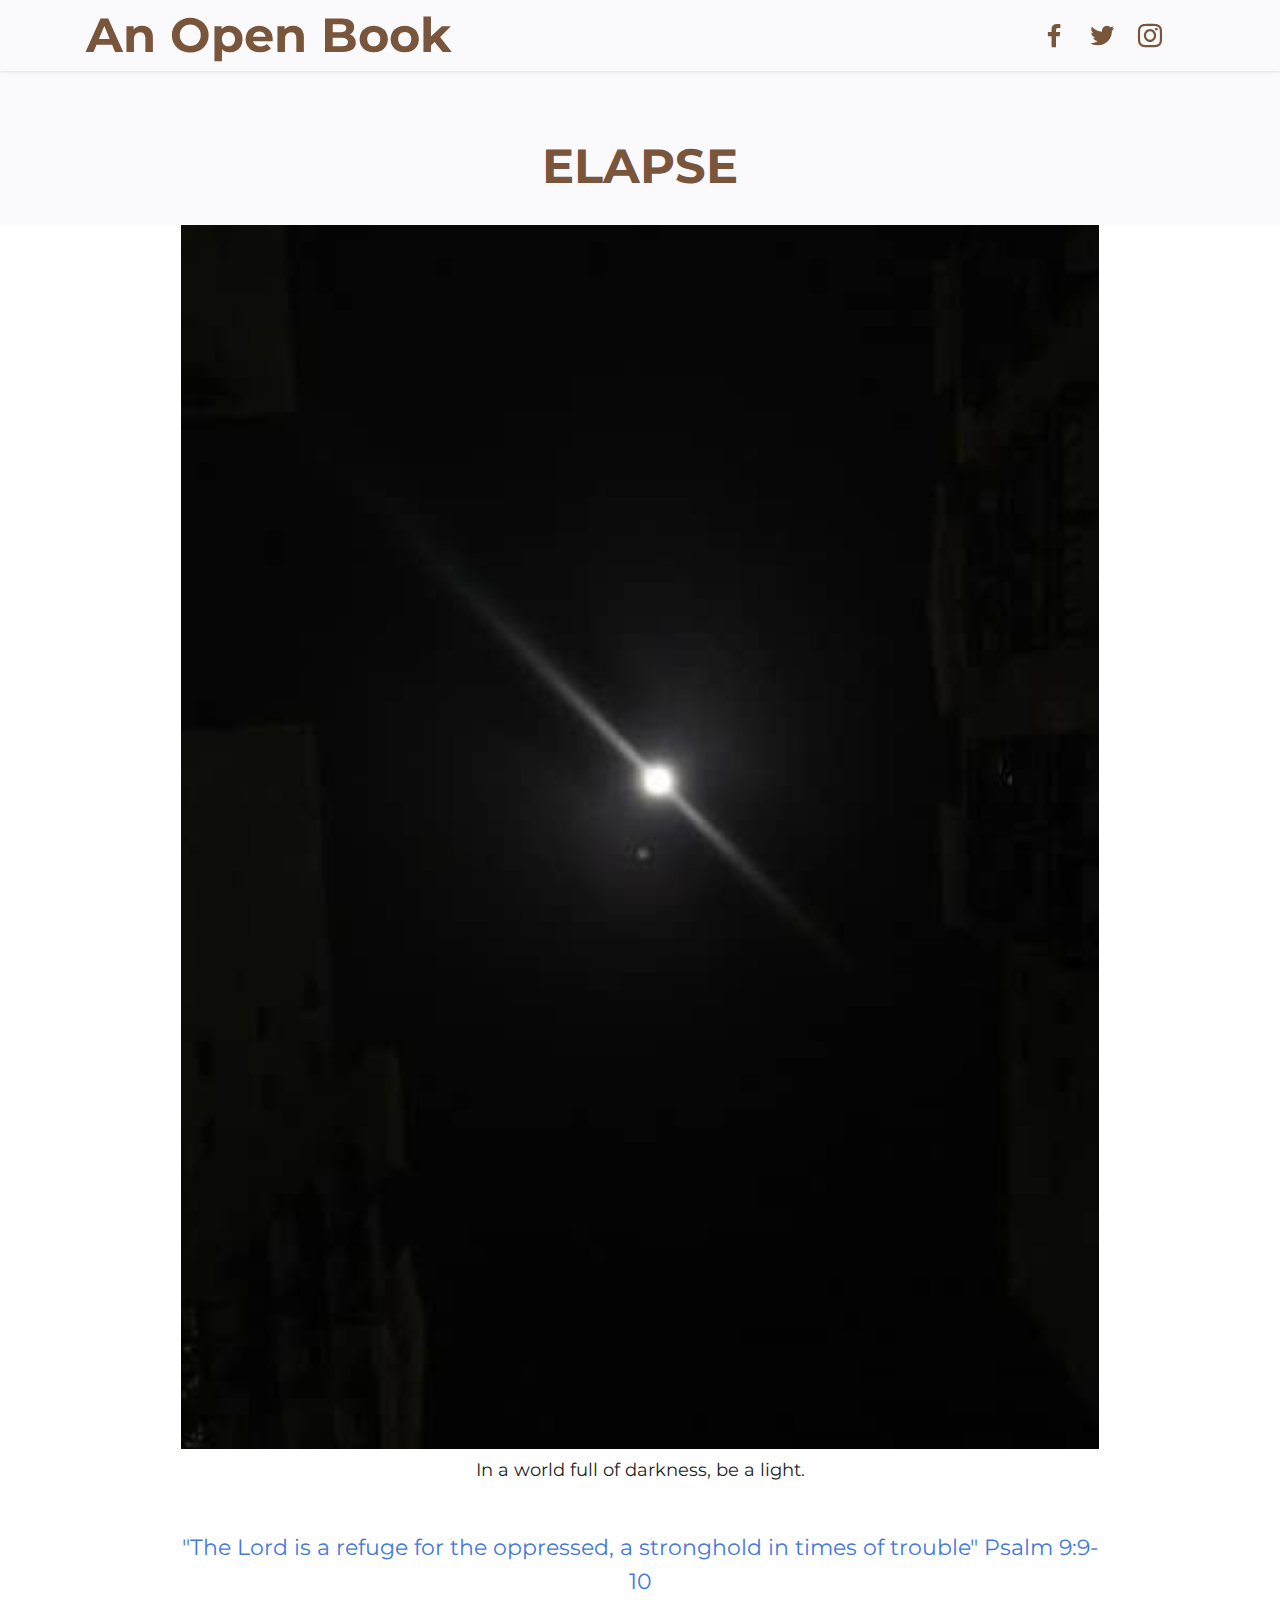
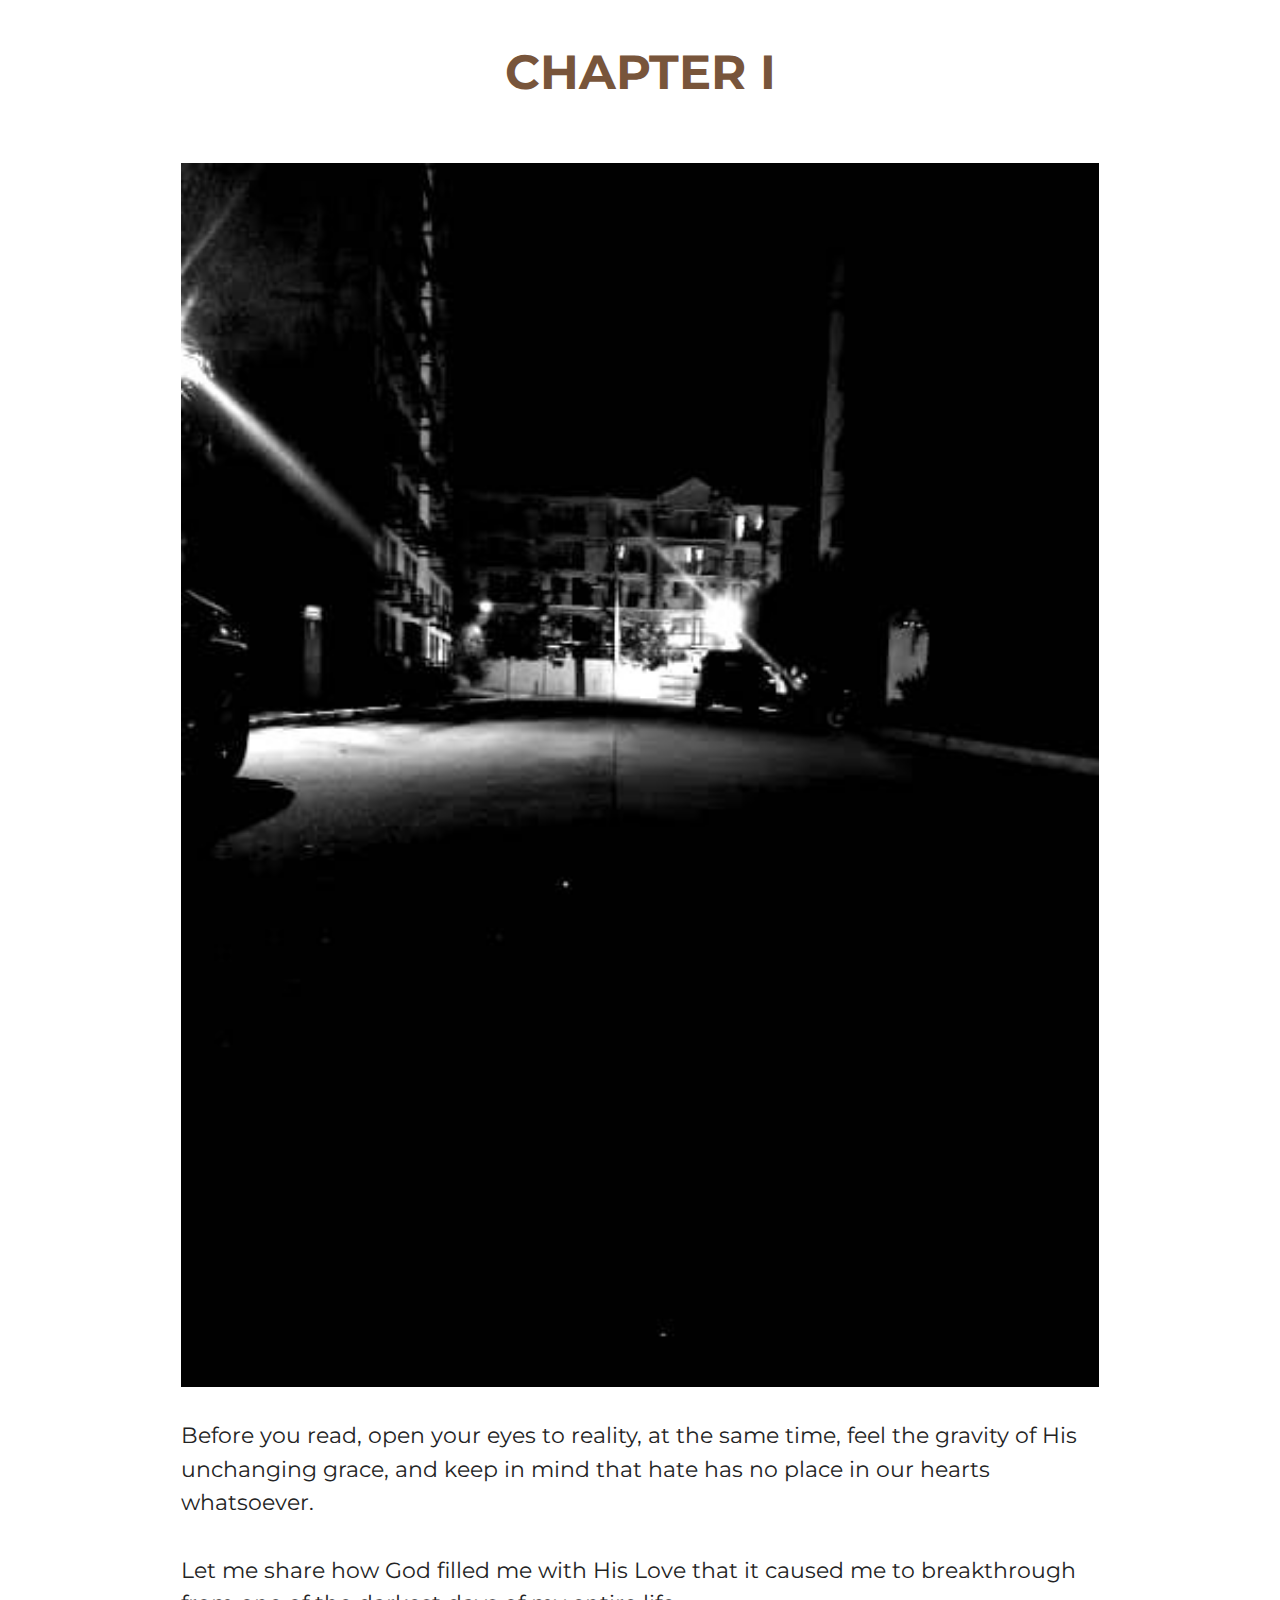
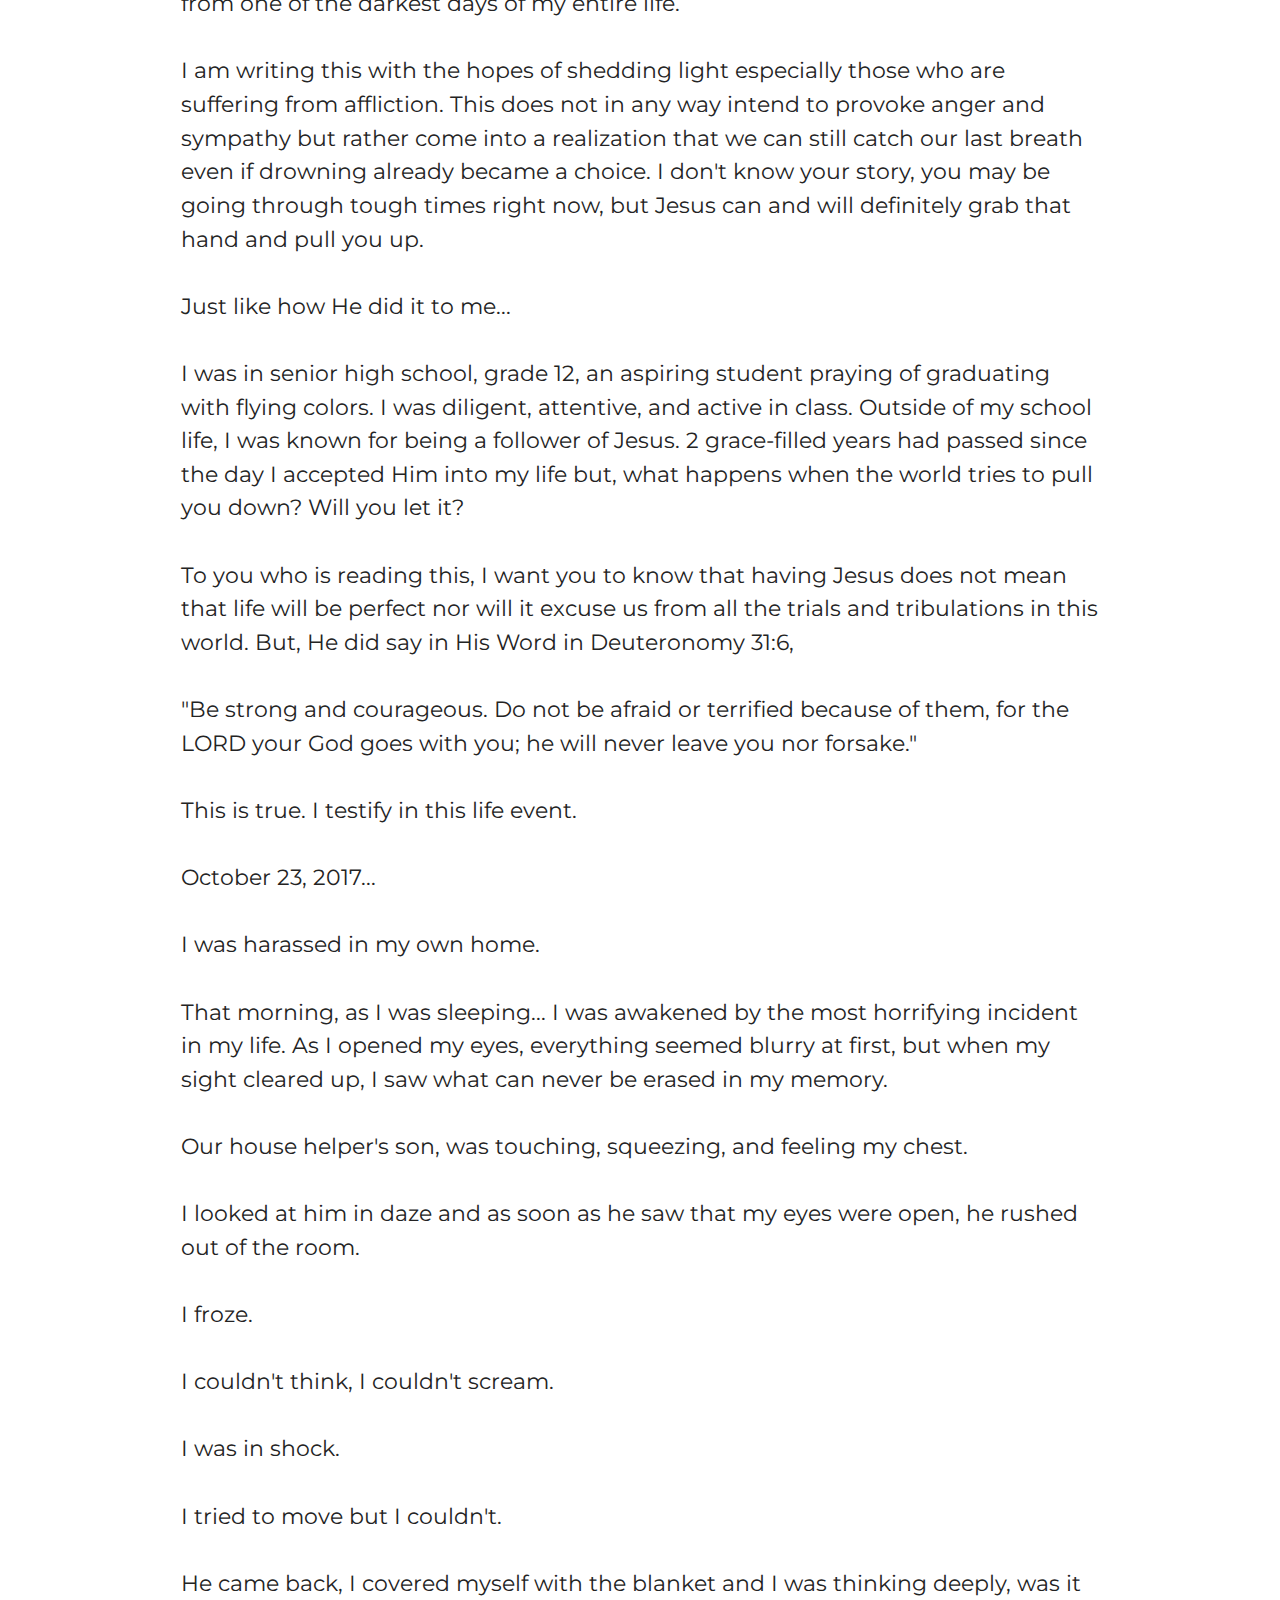
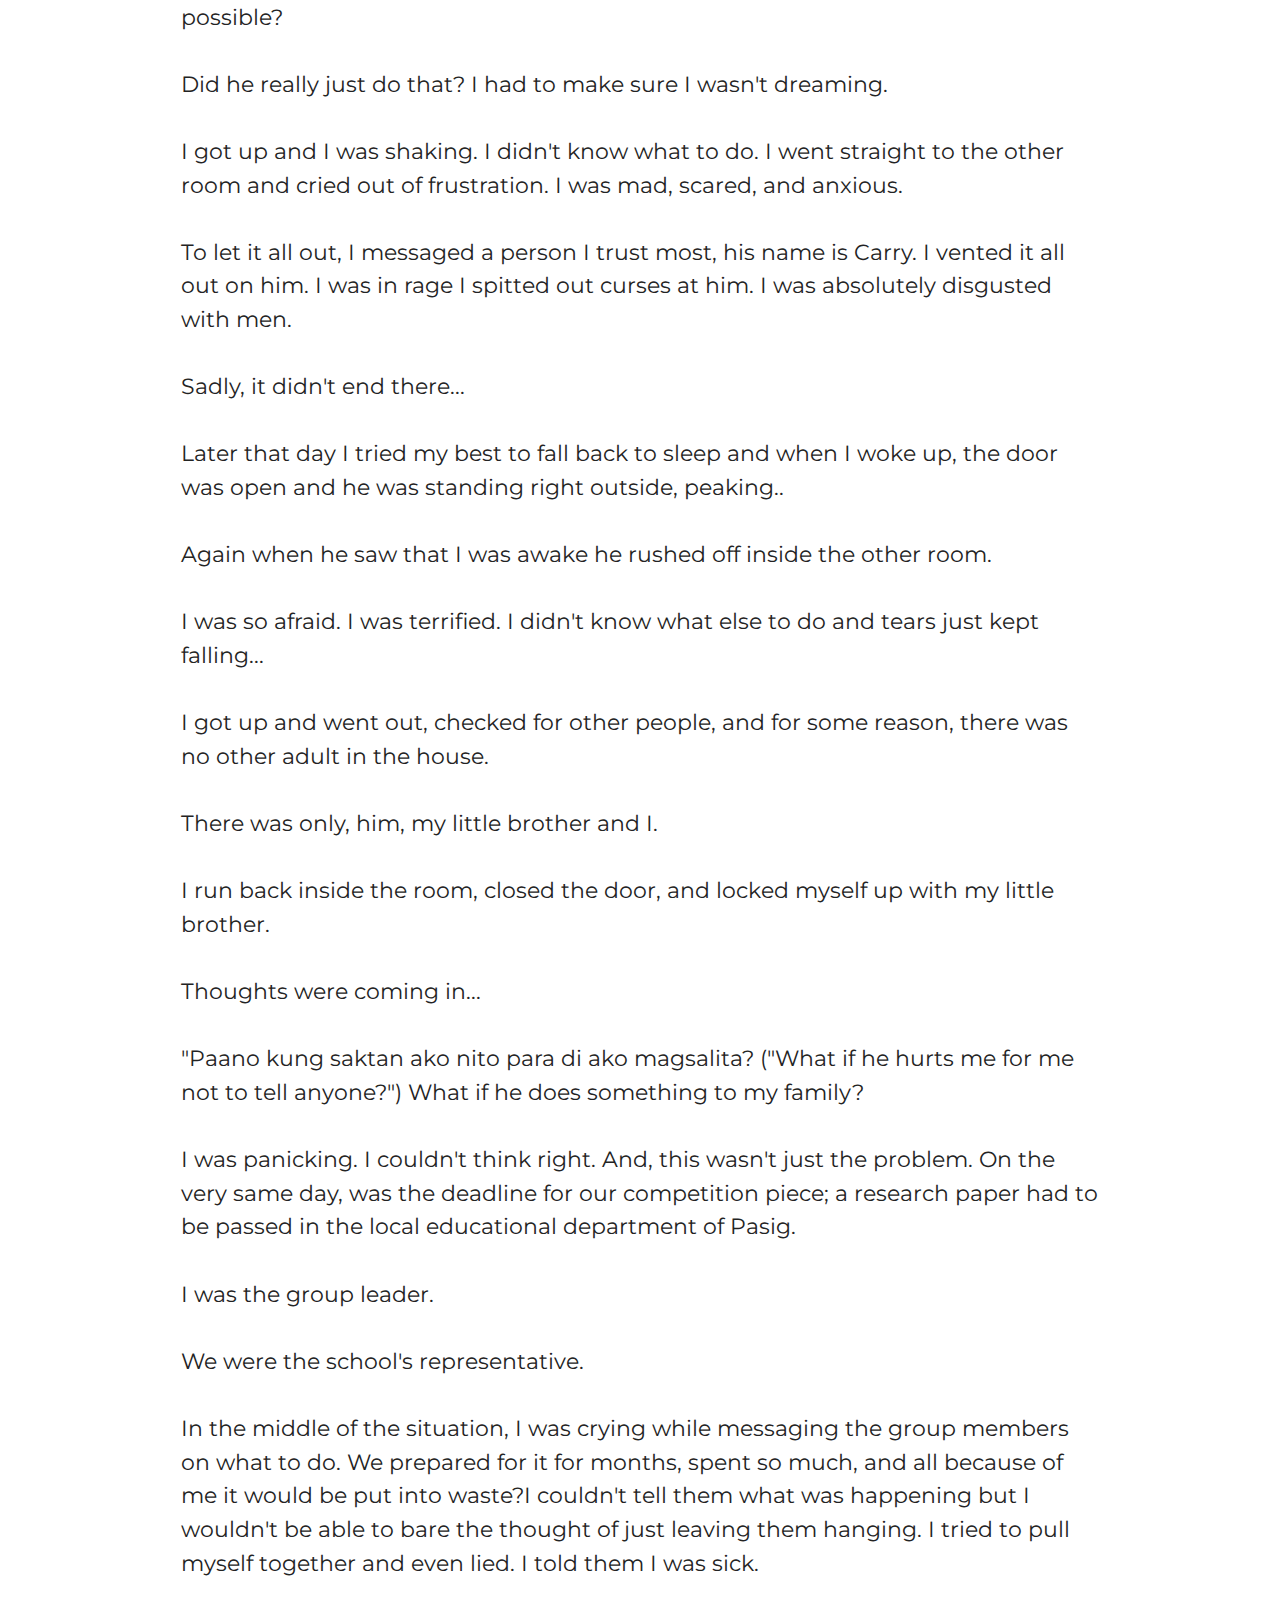
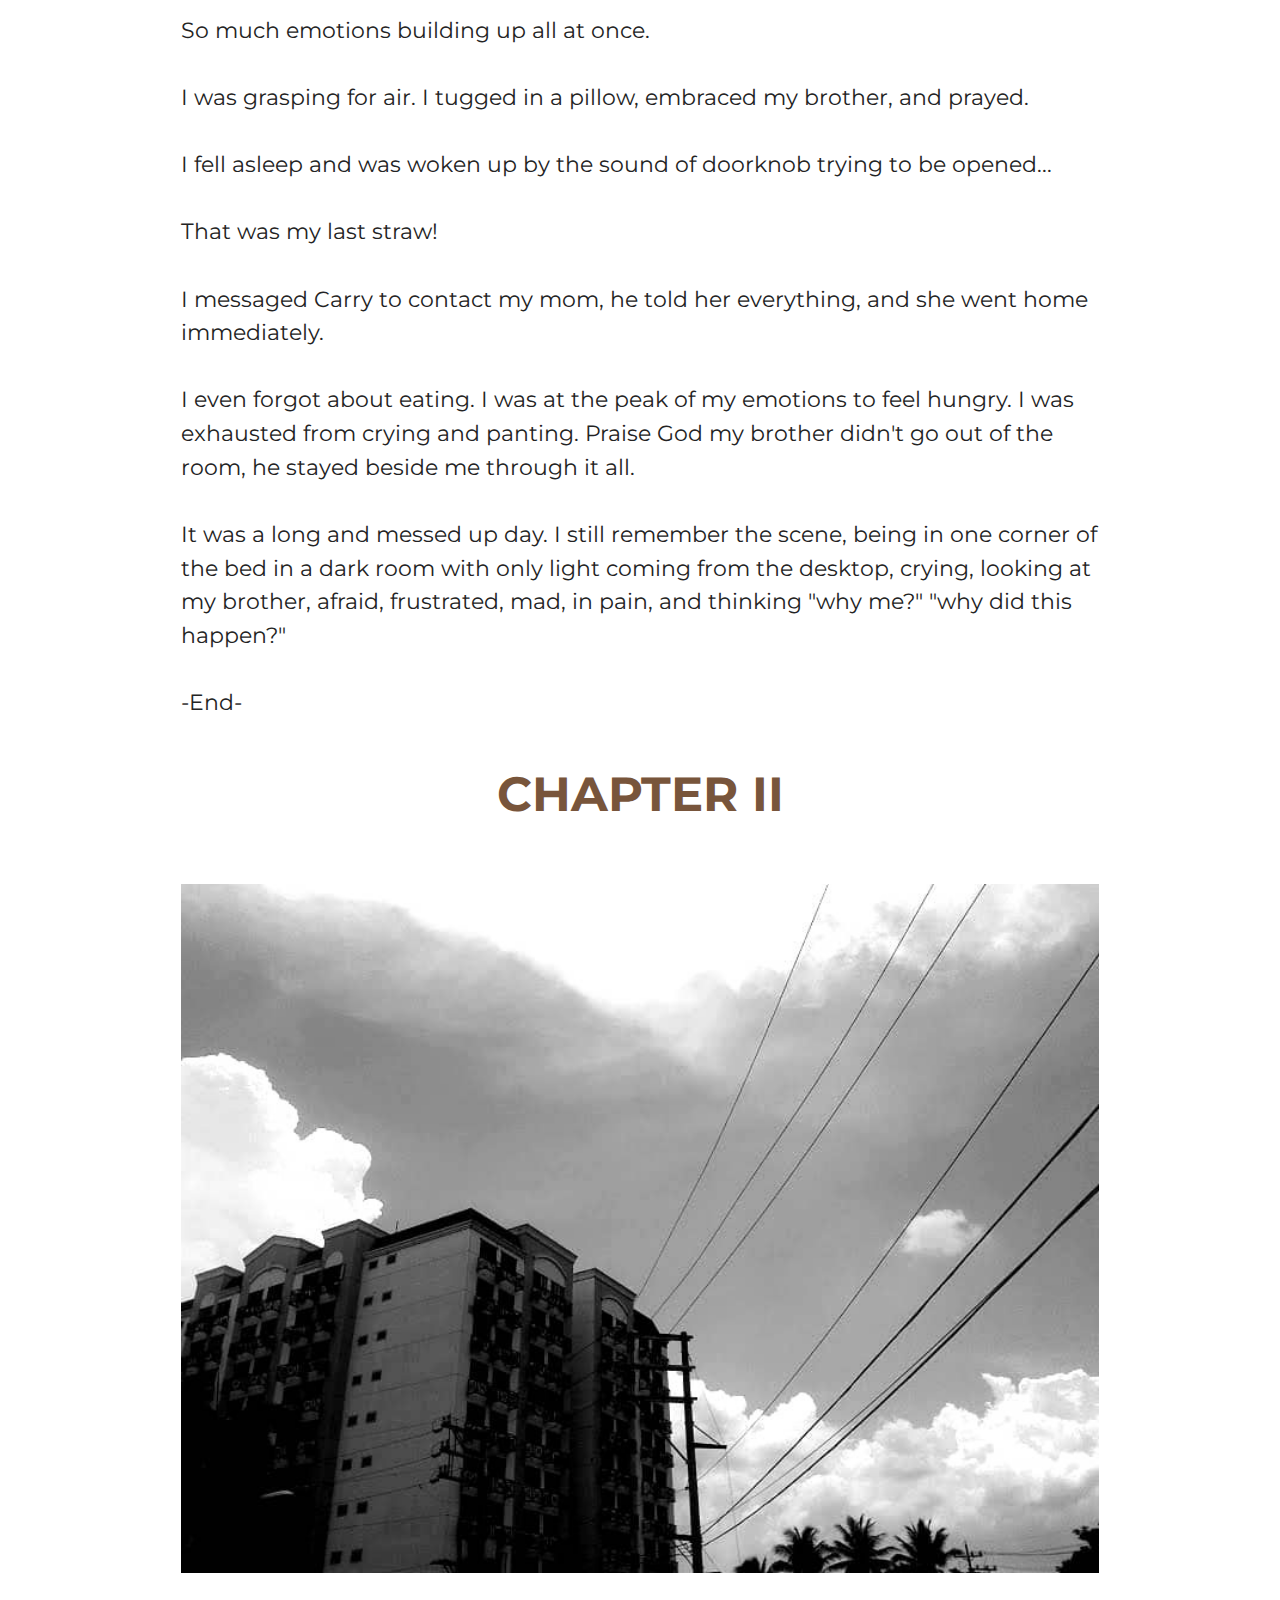
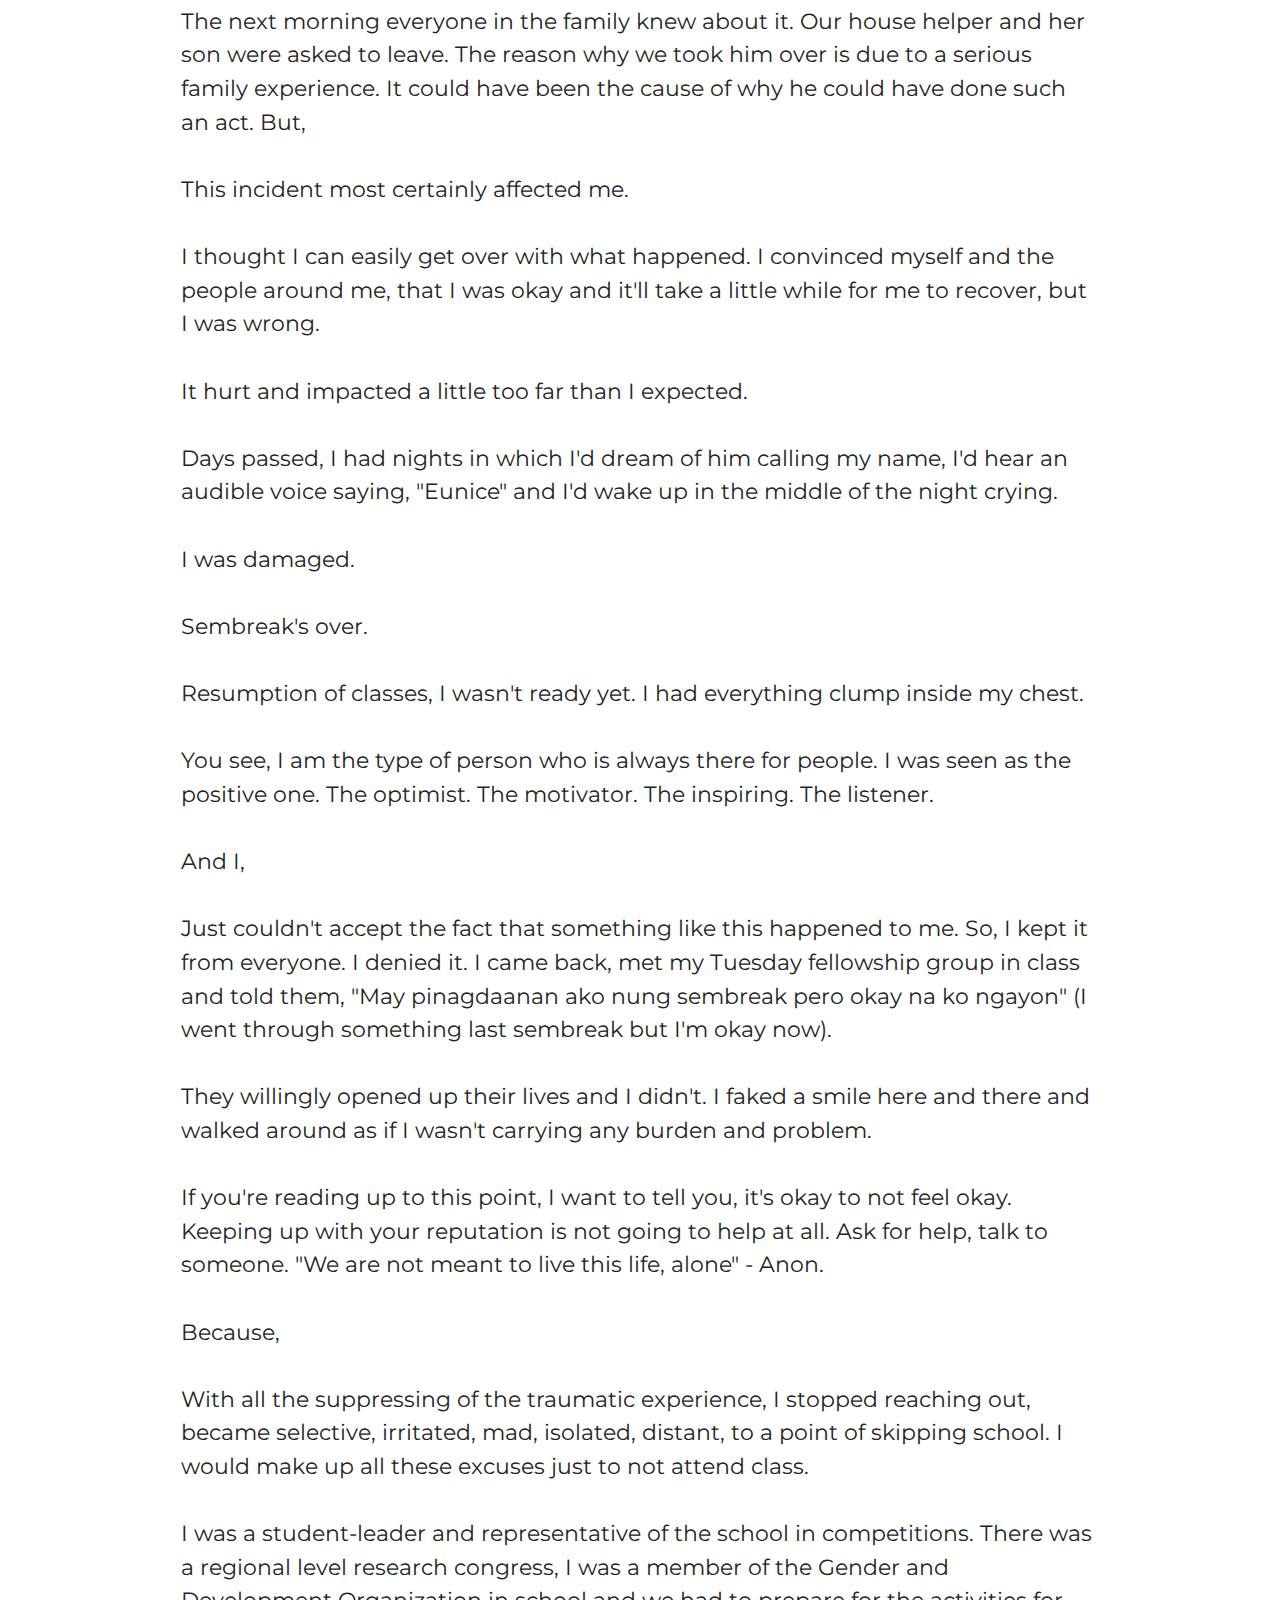
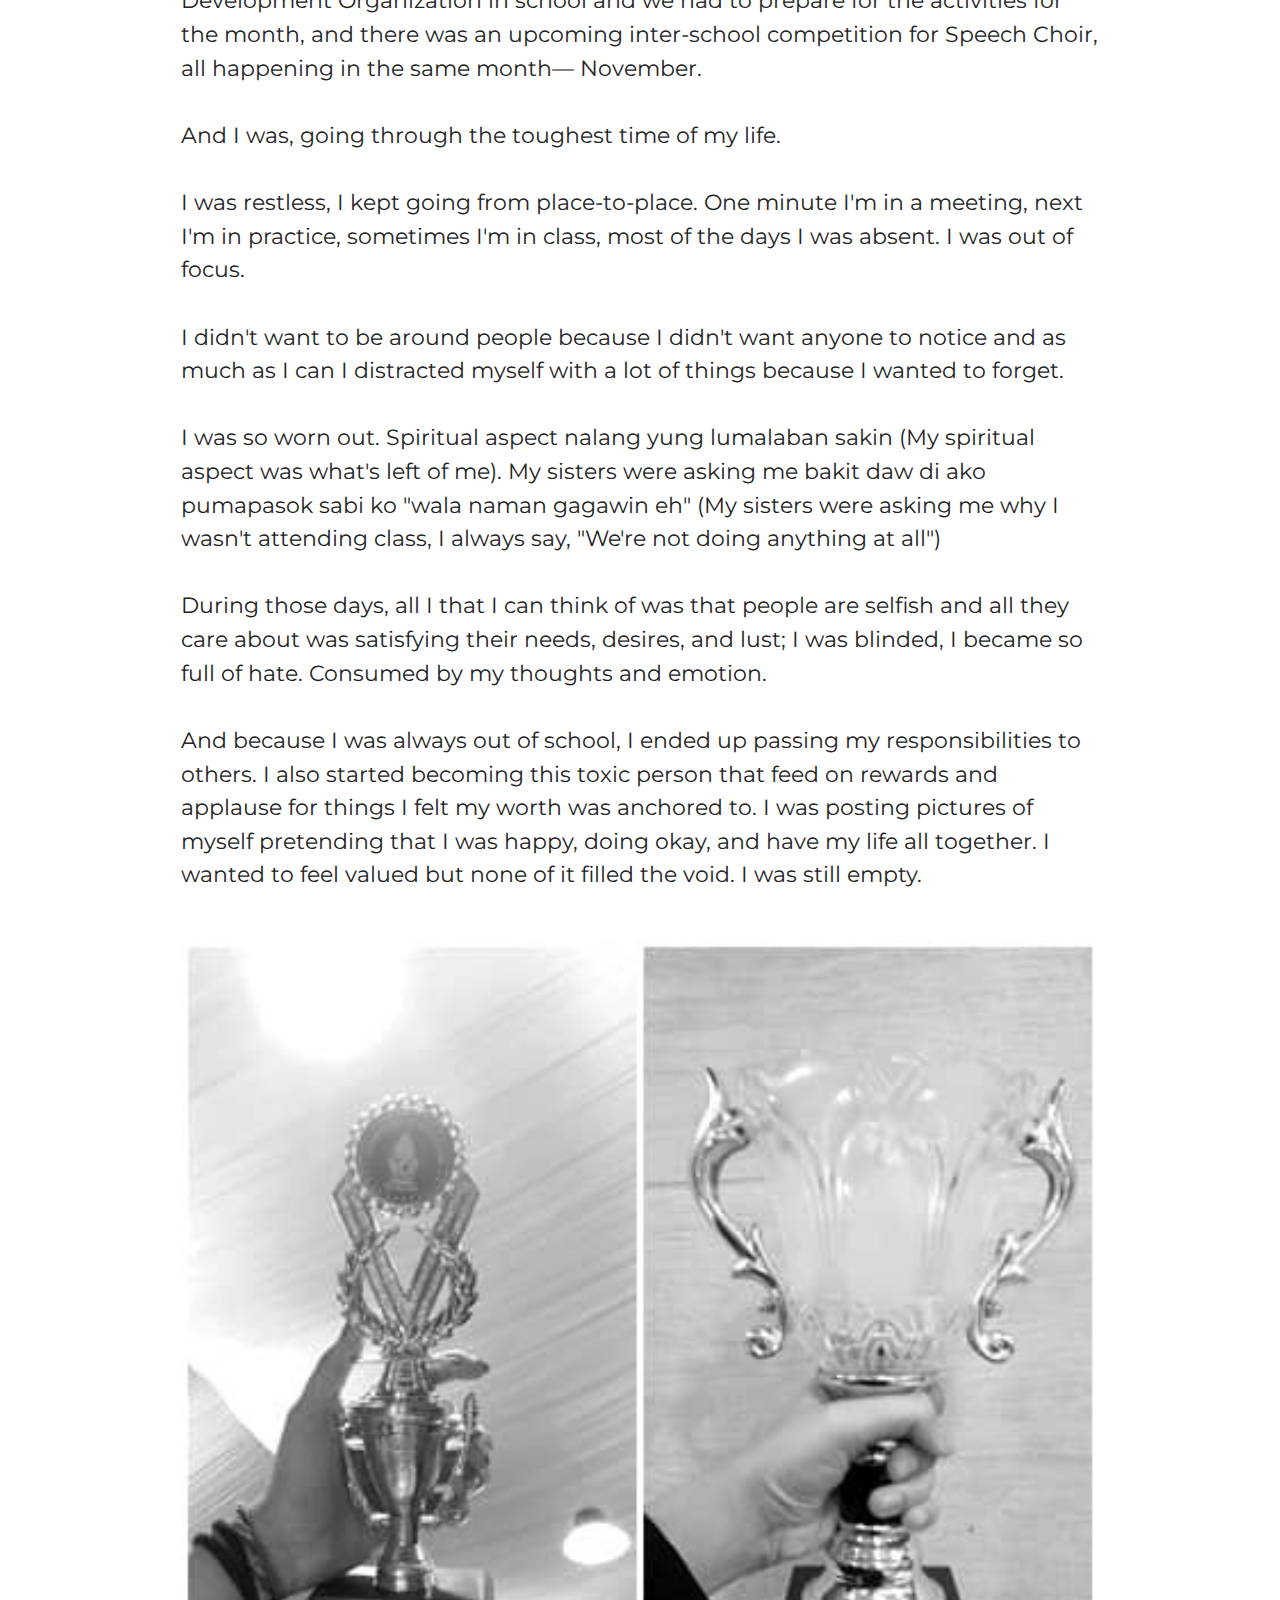
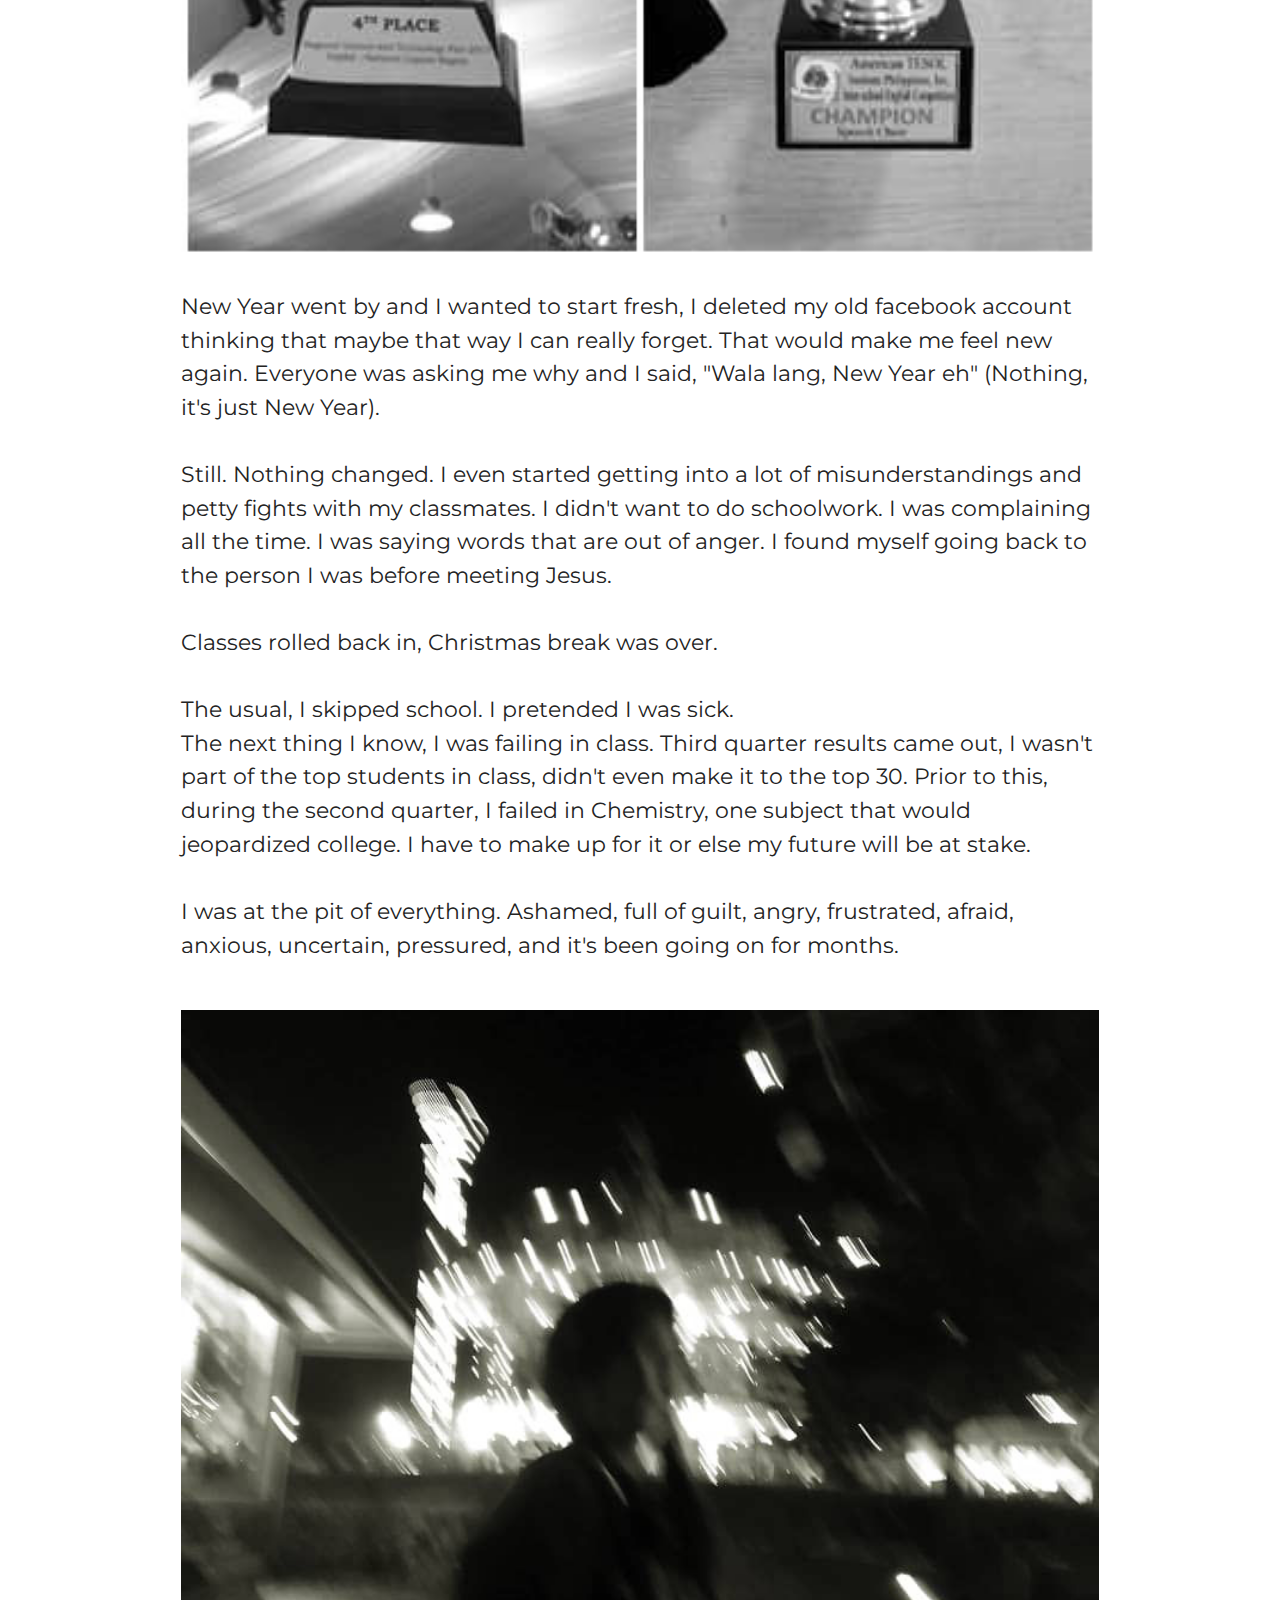
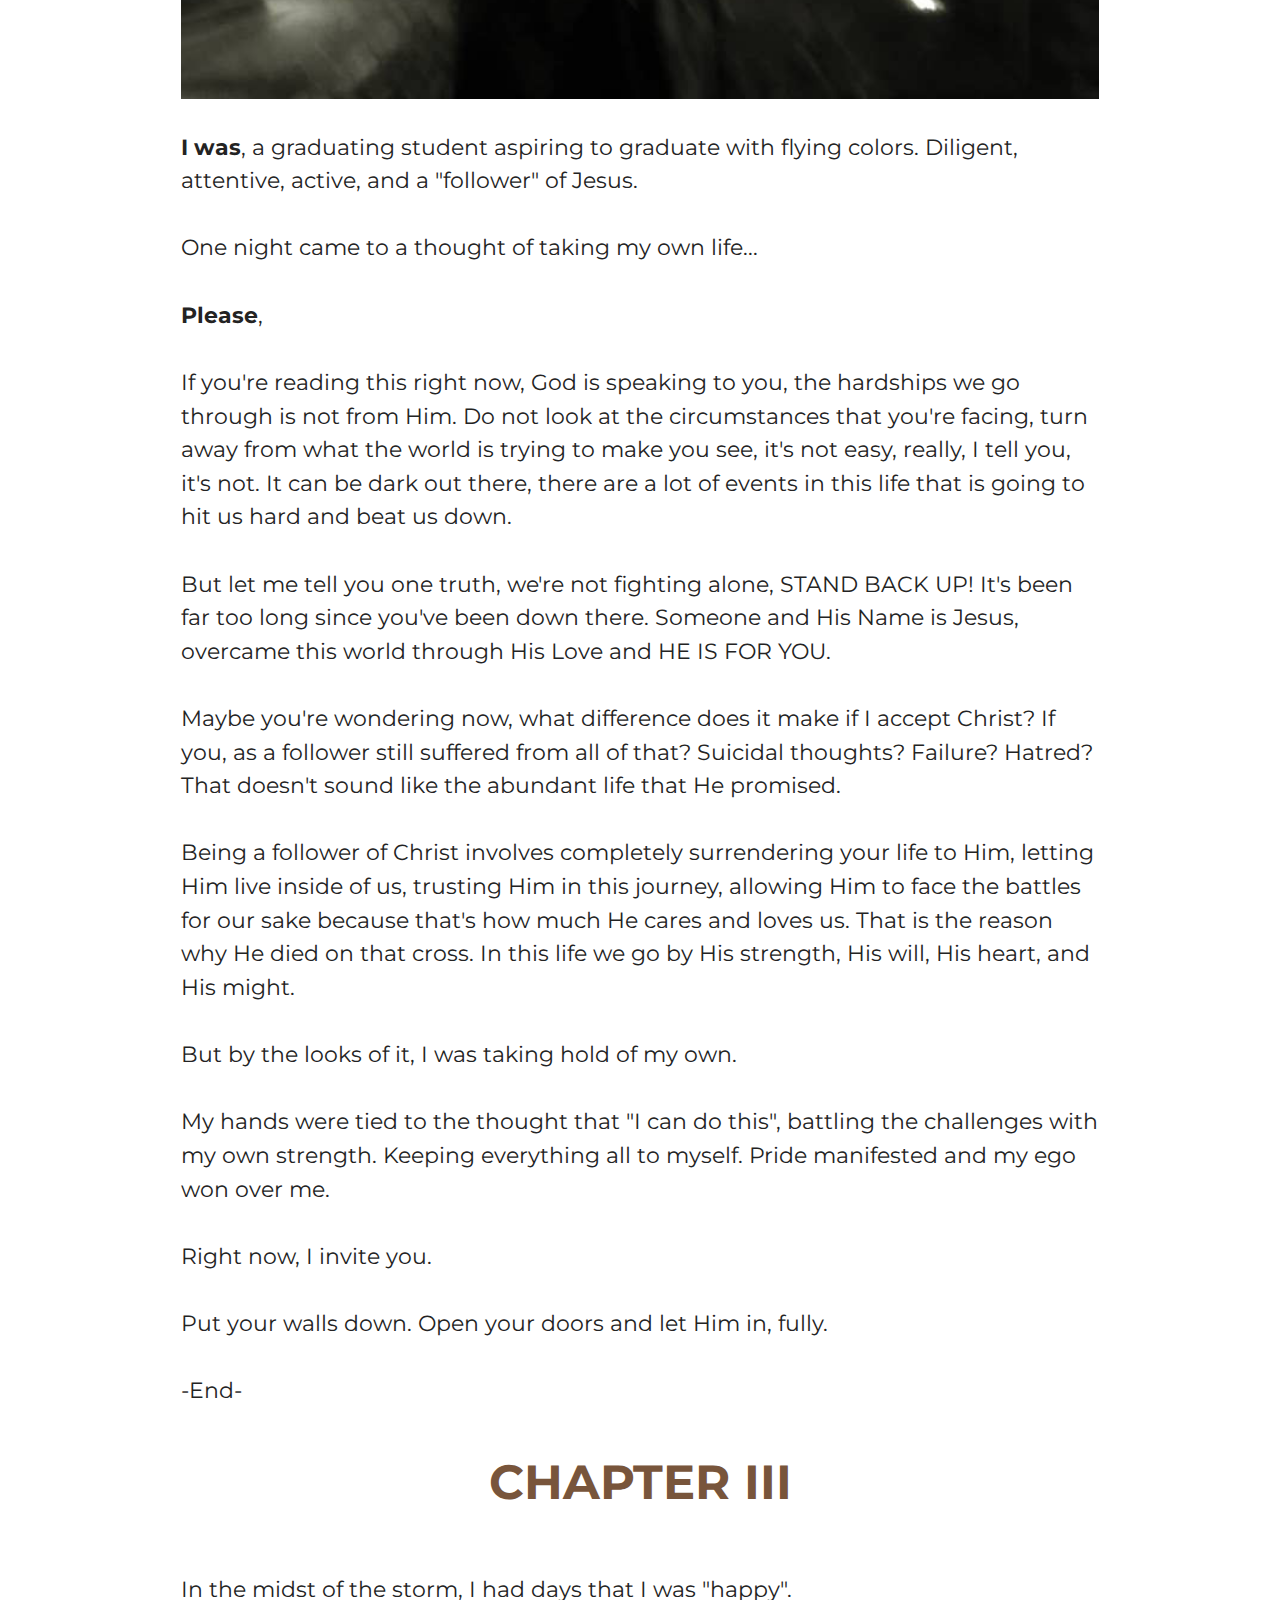
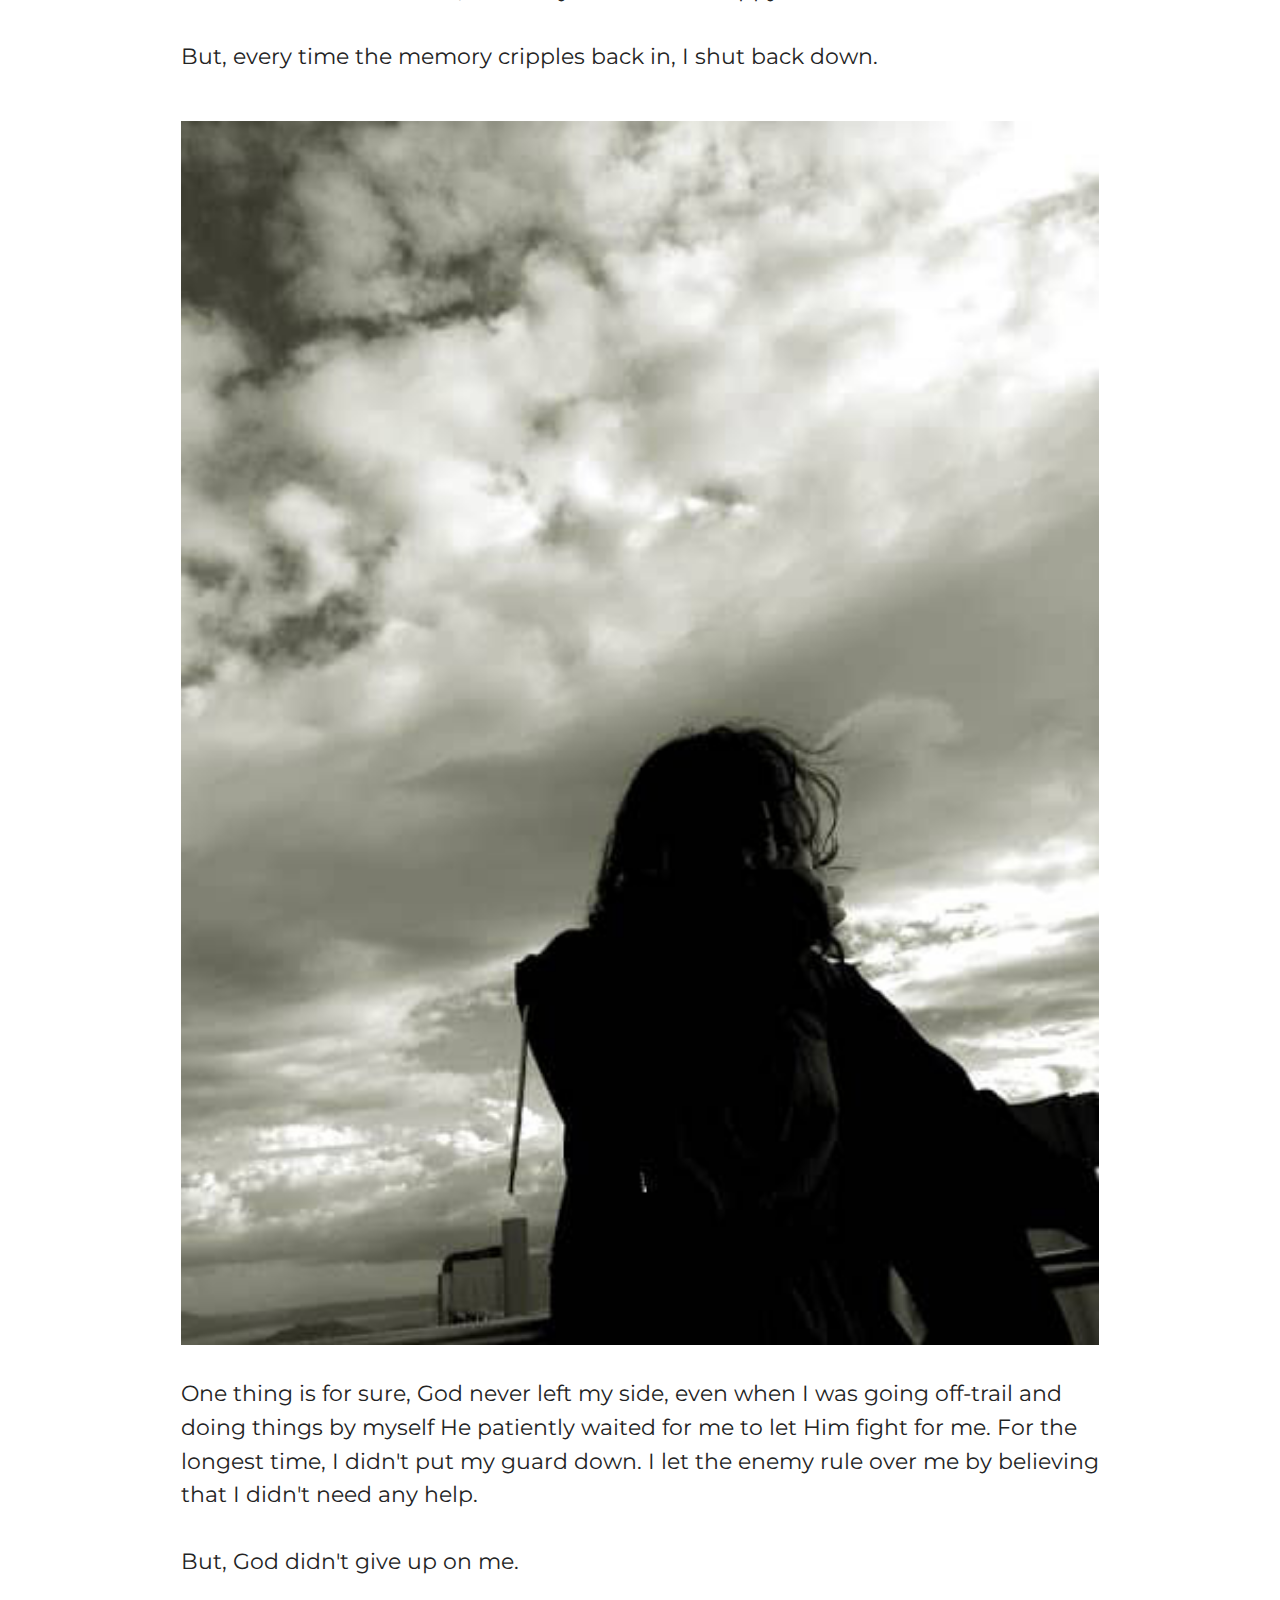
<file: page3.html>
<!DOCTYPE html>
<html  >
<head>
  
  <meta charset="UTF-8">
  <meta http-equiv="X-UA-Compatible" content="IE=edge">
  <meta name="generator" content="Mobirise v5.1.4, mobirise.com">
  <meta name="viewport" content="width=device-width, initial-scale=1, minimum-scale=1">
  <link rel="shortcut icon" href="assets/images/circle-cropped-1-128x128-1.png" type="image/x-icon">
  <meta name="description" content="">
  
  
  <title>ELAPSE</title>
  <link rel="stylesheet" href="assets/tether/tether.min.css">
  <link rel="stylesheet" href="assets/bootstrap/css/bootstrap.min.css">
  <link rel="stylesheet" href="assets/bootstrap/css/bootstrap-grid.min.css">
  <link rel="stylesheet" href="assets/bootstrap/css/bootstrap-reboot.min.css">
  <link rel="stylesheet" href="assets/socicon/css/styles.css">
  <link rel="stylesheet" href="assets/dropdown/css/style.css">
  <link rel="stylesheet" href="assets/theme/css/style.css">
  <link rel="preload" as="style" href="assets/mobirise/css/mbr-additional.css"><link rel="stylesheet" href="assets/mobirise/css/mbr-additional.css" type="text/css">
  
  
  
  
</head>
<body>
  
  <section class="menu menu3 cid-sc4ndcMfeV" once="menu" id="menu3-z">
    
    <nav class="navbar navbar-dropdown navbar-fixed-top navbar-expand-lg">
        <div class="container">
            <div class="navbar-brand">
                
                <span class="navbar-caption-wrap"><a class="navbar-caption text-primary display-2" href="index.html#header3-4">An Open Book</a></span>
            </div>
            <button class="navbar-toggler" type="button" data-toggle="collapse" data-target="#navbarSupportedContent" aria-controls="navbarNavAltMarkup" aria-expanded="false" aria-label="Toggle navigation">
                <div class="hamburger">
                    <span></span>
                    <span></span>
                    <span></span>
                    <span></span>
                </div>
            </button>
            <div class="collapse navbar-collapse" id="navbarSupportedContent">
                
                <div class="icons-menu">
                    <a class="iconfont-wrapper" href="https://web.facebook.com/sempiternalword?_rdc=1&_rdr" target="_blank">
                        <span class="p-2 mbr-iconfont socicon-facebook socicon"></span>
                    </a>
                    <a class="iconfont-wrapper" href="https://twitter.com/sempiternalword?fbclid=IwAR0Jkj_iWtZdvNBF_PI8IkRTvx3H0OFald3Rp8v8pCiQILHXlvVpCSY2Oso" target="_blank">
                        <span class="p-2 mbr-iconfont socicon-twitter socicon"></span>
                    </a>
                    <a class="iconfont-wrapper" href="https://www.instagram.com/sempiternalword/?hl=en&fbclid=IwAR2Ke2Ap63FxKErA_Xv5qHt0tJk1MAZ94StgDJ7eDjH904H9ItjBIxammAg" target="_blank">
                        <span class="p-2 mbr-iconfont socicon-instagram socicon"></span>
                    </a>
                    
                </div>
                
            </div>
        </div>
    </nav>
</section>

<section class="content4 cid-sdE1jGPpgh" id="content4-bm">
    
    
    <div class="container">
        <div class="row justify-content-center">
            <div class="title col-md-12 col-lg-10">
                <h3 class="mbr-section-title mbr-fonts-style align-center mb-4 display-2"><strong>ELAPSE</strong></h3>
                
                
            </div>
        </div>
    </div>
</section>

<section class="image3 cid-sc4gTxRnI2" id="image3-n">
    

    

    <div class="container">
        <div class="row justify-content-center">
            <div class="col-12 col-lg-10">
                <div class="image-wrapper">
                    <img src="assets/images/ela-432x576.jpg" alt="">
                    <p class="mbr-description mbr-fonts-style mt-2 align-center display-4">In a world full of darkness, be a light.</p>
                </div>
            </div>
        </div>
    </div>
</section>

<section class="content5 cid-sdA3okxWkA" id="content5-46">
    
    <div class="container">
        <div class="row justify-content-center">
            <div class="col-md-12 col-lg-10">
                
                
                <p class="mbr-text mbr-fonts-style display-7">"The Lord is a refuge for the oppressed, a stronghold in times of trouble" Psalm 9:9-10</p>
            </div>
        </div>
    </div>
</section>

<section class="content4 cid-sdA3ymGvMX" id="content4-47">
    
    
    <div class="container">
        <div class="row justify-content-center">
            <div class="title col-md-12 col-lg-10">
                <h3 class="mbr-section-title mbr-fonts-style align-center mb-4 display-2"><strong>CHAPTER I</strong></h3>
                
                
            </div>
        </div>
    </div>
</section>

<section class="image3 cid-sdA3ES3QuZ" id="image3-48">
    

    

    <div class="container">
        <div class="row justify-content-center">
            <div class="col-12 col-lg-10">
                <div class="image-wrapper">
                    <img src="assets/images/ela1-432x576.jpg" alt="">
                    
                </div>
            </div>
        </div>
    </div>
</section>

<section class="content5 cid-sdA43PB3vc" id="content5-49">
    
    <div class="container">
        <div class="row justify-content-center">
            <div class="col-md-12 col-lg-10">
                
                
                <p class="mbr-text mbr-fonts-style display-7">Before you read, open your eyes to reality, at the same time, feel the gravity of His unchanging grace, and keep in mind that hate has no place in our hearts whatsoever.<br><br>Let me share how God filled me with His Love that it caused me to breakthrough from one of the darkest days of my entire life.<br><br>I am writing this with the hopes of shedding light especially those who are suffering from affliction. This does not in any way intend to provoke anger and sympathy but rather come into a realization that we can still catch our last breath even if drowning already became a choice. I don't know your story, you may be going through tough times right now, but Jesus can and will definitely grab that hand and pull you up.<br><br>Just like how He did it to me...<br><br>I was in senior high school, grade 12, an aspiring student praying of graduating with flying colors. I was diligent, attentive, and active in class. Outside of my school life, I was known for being a follower of Jesus. 2 grace-filled years had passed since the day I accepted Him into my life but, what happens when the world tries to pull you down? Will you let it?<br><br>To you who is reading this, I want you to know that having Jesus does not mean that life will be perfect nor will it excuse us from all the trials and tribulations in this world. But, He did say in His Word in Deuteronomy 31:6,<br><br>"Be strong and courageous. Do not be afraid or terrified because of them, for the LORD your God goes with you; he will never leave you nor forsake."<br><br>This is true. I testify in this life event.<br><br>October 23, 2017...<br><br>I was harassed in my own home.<br><br>That morning, as I was sleeping... I was awakened by the most horrifying incident in my life. As I opened my eyes, everything seemed blurry at first, but when my sight cleared up, I saw what can never be erased in my memory.<br><br>Our house helper's son, was touching, squeezing, and feeling my chest.<br><br>I looked at him in daze and as soon as he saw that my eyes were open, he rushed out of the room.<br><br>I froze.<br><br>I couldn't think, I couldn't scream.<br><br>I was in shock.<br><br>I tried to move but I couldn't.<br><br>He came back, I covered myself with the blanket and I was thinking deeply, was it possible?<br><br>Did he really just do that? I had to make sure I wasn't dreaming.<br><br>I got up and I was shaking. I didn't know what to do. I went straight to the other room and cried out of frustration. I was mad, scared, and anxious.<br><br>To let it all out, I messaged a person I trust most, his name is Carry. I vented it all out on him. I was in rage I spitted out curses at him. I was absolutely disgusted with men.<br><br>Sadly, it didn't end there...<br><br>Later that day I tried my best to fall back to sleep and when I woke up, the door was open and he was standing right outside, peaking..<br><br>Again when he saw that I was awake he rushed off inside the other room.<br><br>I was so afraid. I was terrified. I didn't know what else to do and tears just kept falling...<br><br>I got up and went out, checked for other people, and for some reason, there was no other adult in the house.<br><br>There was only, him, my little brother and I.<br><br>I run back inside the room, closed the door, and locked myself up with my little brother.<br><br>Thoughts were coming in...<br><br>"Paano kung saktan ako nito para di ako magsalita? ("What if he hurts me for me not to tell anyone?") What if he does something to my family?<br><br>I was panicking. I couldn't think right. And, this wasn't just the problem. On the very same day, was the deadline for our competition piece; a research paper had to be passed in the local educational department of Pasig.<br><br>I was the group leader.<br><br>We were the school's representative.<br><br>In the middle of the situation, I was crying while messaging the group members on what to do. We prepared for it for months, spent so much, and all because of me it would be put into waste?I couldn't tell them what was happening but I wouldn't be able to bare the thought of just leaving them hanging. I tried to pull myself together and even lied. I told them I was sick.<br><br>So much emotions building up all at once.<br><br>I was grasping for air. I tugged in a pillow, embraced my brother, and prayed.<br><br>I fell asleep and was woken up by the sound of doorknob trying to be opened...<br><br>That was my last straw!<br><br>I messaged Carry to contact my mom, he told her everything, and she went home immediately.<br><br>I even forgot about eating. I was at the peak of my emotions to feel hungry. I was exhausted from crying and panting. Praise God my brother didn't go out of the room, he stayed beside me through it all.<br><br>It was a long and messed up day. I still remember the scene, being in one corner of the bed in a dark room with only light coming from the desktop, crying, looking at my brother, afraid, frustrated, mad, in pain, and thinking "why me?" "why did this happen?"<br><br>-End-</p>
            </div>
        </div>
    </div>
</section>

<section class="content4 cid-sdA4ag9cg3" id="content4-4b">
    
    
    <div class="container">
        <div class="row justify-content-center">
            <div class="title col-md-12 col-lg-10">
                <h3 class="mbr-section-title mbr-fonts-style align-center mb-4 display-2"><strong>CHAPTER II</strong></h3>
                
                
            </div>
        </div>
    </div>
</section>

<section class="image3 cid-sdA4hRlMZ5" id="image3-4c">
    

    

    <div class="container">
        <div class="row justify-content-center">
            <div class="col-12 col-lg-10">
                <div class="image-wrapper">
                    <img src="assets/images/ela2-768x576.jpg" alt="">
                    
                </div>
            </div>
        </div>
    </div>
</section>

<section class="content5 cid-sdA4Ff13ta" id="content5-4d">
    
    <div class="container">
        <div class="row justify-content-center">
            <div class="col-md-12 col-lg-10">
                
                
                <p class="mbr-text mbr-fonts-style display-7">The next morning everyone in the family knew about it. Our house helper and her son were asked to leave. The reason why we took him over is due to a serious family experience. It could have been the cause of why he could have done such an act. But,<br><br>This incident most certainly affected me.<br><br>I thought I can easily get over with what happened. I convinced myself and the people around me, that I was okay and it'll take a little while for me to recover, but I was wrong.<br><br>It hurt and impacted a little too far than I expected.<br><br>Days passed, I had nights in which I'd dream of him calling my name, I'd hear an audible voice saying, "Eunice" and I'd wake up in the middle of the night crying.<br><br>I was damaged.<br><br>Sembreak's over.<br><br>Resumption of classes, I wasn't ready yet. I had everything clump inside my chest.<br><br>You see, I am the type of person who is always there for people. I was seen as the positive one. The optimist. The motivator. The inspiring. The listener.<br><br>And I,<br><br>Just couldn't accept the fact that something like this happened to me. So, I kept it from everyone. I denied it. I came back, met my Tuesday fellowship group in class and told them, "May pinagdaanan ako nung sembreak pero okay na ko ngayon" (I went through something last sembreak but I'm okay now).<br><br>They willingly opened up their lives and I didn't. I faked a smile here and there and walked around as if I wasn't carrying any burden and problem.<br><br>If you're reading up to this point, I want to tell you, it's okay to not feel okay. Keeping up with your reputation is not going to help at all. Ask for help, talk to someone. "We are not meant to live this life, alone" - Anon.<br><br>Because,<br><br>With all the suppressing of the traumatic experience, I stopped reaching out, became selective, irritated, mad, isolated, distant, to a point of skipping school. I would make up all these excuses just to not attend class.<br><br>I was a student-leader and representative of the school in competitions. There was a regional level research congress, I was a member of the Gender and Development Organization in school and we had to prepare for the activities for the month, and there was an upcoming inter-school competition for Speech Choir, all happening in the same month— November.<br><br>And I was, going through the toughest time of my life.<br><br>I was restless, I kept going from place-to-place. One minute I'm in a meeting, next I'm in practice, sometimes I'm in class, most of the days I was absent. I was out of focus.<br><br>I didn't want to be around people because I didn't want anyone to notice and as much as I can I distracted myself with a lot of things because I wanted to forget.<br><br>I was so worn out. Spiritual aspect nalang yung lumalaban sakin (My spiritual aspect was what's left of me). My sisters were asking me bakit daw di ako pumapasok sabi ko "wala naman gagawin eh" (My sisters were asking me why I wasn't attending class, I always say, "We're not doing anything at all")<br><br>During those days, all I that I can think of was that people are selfish and all they care about was satisfying their needs, desires, and lust; I was blinded, I became so full of hate. Consumed by my thoughts and emotion.<br><br>And because I was always out of school, I ended up passing my responsibilities to others. I also started becoming this toxic person that feed on rewards and applause for things I felt my worth was anchored to. I was posting pictures of myself pretending that I was happy, doing okay, and have my life all together. I wanted to feel valued but none of it filled the void. I was still empty.</p>
            </div>
        </div>
    </div>
</section>

<section class="image3 cid-sdA583YRdj" id="image3-4e">
    

    

    <div class="container">
        <div class="row justify-content-center">
            <div class="col-12 col-lg-10">
                <div class="image-wrapper">
                    <img src="assets/images/ela3-403x403.jpg" alt="">
                    
                </div>
            </div>
        </div>
    </div>
</section>

<section class="content5 cid-sdA5kKoryM" id="content5-4f">
    
    <div class="container">
        <div class="row justify-content-center">
            <div class="col-md-12 col-lg-10">
                
                
                <p class="mbr-text mbr-fonts-style display-7">New Year went by and I wanted to start fresh, I deleted my old facebook account thinking that maybe that way I can really forget. That would make me feel new again. Everyone was asking me why and I said, "Wala lang, New Year eh" (Nothing, it's just New Year).<br><br>Still. Nothing changed. I even started getting into a lot of misunderstandings and petty fights with my classmates. I didn't want to do schoolwork. I was complaining all the time. I was saying words that are out of anger. I found myself going back to the person I was before meeting Jesus.<br><br>Classes rolled back in, Christmas break was over.<br><br>The usual, I skipped school. I pretended I was sick.<br>The next thing I know, I was failing in class. Third quarter results came out, I wasn't part of the top students in class, didn't even make it to the top 30. Prior to this, during the second quarter, I failed in Chemistry, one subject that would jeopardized college. I have to make up for it or else my future will be at stake.<br><br>I was at the pit of everything. Ashamed, full of guilt, angry, frustrated, afraid, anxious, uncertain, pressured, and it's been going on for months.</p>
            </div>
        </div>
    </div>
</section>

<section class="image3 cid-sdA5shaL6Q" id="image3-4g">
    

    

    <div class="container">
        <div class="row justify-content-center">
            <div class="col-12 col-lg-10">
                <div class="image-wrapper">
                    <img src="assets/images/ela4-768x576.jpg" alt="">
                    
                </div>
            </div>
        </div>
    </div>
</section>

<section class="content5 cid-sdA5PPahk0" id="content5-4h">
    
    <div class="container">
        <div class="row justify-content-center">
            <div class="col-md-12 col-lg-10">
                
                
                <p class="mbr-text mbr-fonts-style display-7"><strong>I was</strong>, a graduating student aspiring to graduate with flying colors. Diligent, attentive, active, and a "follower" of Jesus.<br><br>One night came to a thought of taking my own life...<br><br><strong>Please</strong>,<br><br>If you're reading this right now, God is speaking to you, the hardships we go through is not from Him. Do not look at the circumstances that you're facing, turn away from what the world is trying to make you see, it's not easy, really, I tell you, it's not. It can be dark out there, there are a lot of events in this life that is going to hit us hard and beat us down.<br><br>But let me tell you one truth, we're not fighting alone, STAND BACK UP! It's been far too long since you've been down there. Someone and His Name is Jesus, overcame this world through His Love and HE IS FOR YOU.<br><br>Maybe you're wondering now, what difference does it make if I accept Christ? If you, as a follower still suffered from all of that? Suicidal thoughts? Failure? Hatred? That doesn't sound like the abundant life that He promised.<br><br>Being a follower of Christ involves completely surrendering your life to Him, letting Him live inside of us, trusting Him in this journey, allowing Him to face the battles for our sake because that's how much He cares and loves us. That is the reason why He died on that cross. In this life we go by His strength, His will, His heart, and His might.<br><br>But by the looks of it, I was taking hold of my own.<br><br>My hands were tied to the thought that "I can do this", battling the challenges with my own strength. Keeping everything all to myself. Pride manifested and my ego won over me.<br><br>Right now, I invite you.<br><br>Put your walls down. Open your doors and let Him in, fully.<br><br>-End-</p>
            </div>
        </div>
    </div>
</section>

<section class="content4 cid-sdA64Wh8JM" id="content4-4i">
    
    
    <div class="container">
        <div class="row justify-content-center">
            <div class="title col-md-12 col-lg-10">
                <h3 class="mbr-section-title mbr-fonts-style align-center mb-4 display-2"><strong>CHAPTER III</strong></h3>
                
                
            </div>
        </div>
    </div>
</section>

<section class="content5 cid-sdA6mrBd9F" id="content5-4j">
    
    <div class="container">
        <div class="row justify-content-center">
            <div class="col-md-12 col-lg-10">
                
                
                <p class="mbr-text mbr-fonts-style display-7">In the midst of the storm, I had days that I was "happy".<br><br>But, every time the memory cripples back in, I shut back down.</p>
            </div>
        </div>
    </div>
</section>

<section class="image3 cid-sdA6tg3yFA" id="image3-4k">
    

    

    <div class="container">
        <div class="row justify-content-center">
            <div class="col-12 col-lg-10">
                <div class="image-wrapper">
                    <img src="assets/images/ela5-432x576.jpg" alt="">
                    
                </div>
            </div>
        </div>
    </div>
</section>

<section class="content5 cid-sdA6RVSMM7" id="content5-4l">
    
    <div class="container">
        <div class="row justify-content-center">
            <div class="col-md-12 col-lg-10">
                
                
                <p class="mbr-text mbr-fonts-style display-7">One thing is for sure, God never left my side, even when I was going off-trail and doing things by myself He patiently waited for me to let Him fight for me. For the longest time, I didn't put my guard down. I let the enemy rule over me by believing that I didn't need any help.<br><br>But, God didn't give up on me.<br><br>He continued to pursue me. He kept on reminding me of how much He loves me, of how much He wanted to get me out of the situation that was not meant for me.<br><br>He revealed Himself in people.<br><br>The very ones that I isolated myself from. The ones I tried to run away from. Distanced myself from.<br><br>He never stopped and He's not going to stop until He sees you running back towards Him.<br><br>You are His child.<br><br>Do you believe that?<br><br>...<br><br>My mom closely monitored me, she wanted to take me to a psychologist but, I refused when I should have went. I knew I needed one but I was thinking "Kaya ko to" ("I can do it").<br><br>Seek help, there's nothing to be ashamed about it. If you know you need wisdom outside yourself, go please? They are there for a reason. They are there to guide you into releasing what's inside of you.<br><br>My dad called and spoke words of encouragement over me. He knew exactly what to say.<br><br>My sister ate Chee, counselled me and shared her own experience. She was threatened of beind raped by a neighbor when she was around 11 years old. She couldn't step out of the house like me she was traumatized. She gradually got over it as time passed by. She told me I will to.<br><br>My eldest sister, ate Zee, knows how much I love travelling so she took us out on a spontaneous, trip to San Juan, La Union. She took me out of the house as far as possible. I saw how concerned she was that the moment I went near the shore she was right beside me and said, "This is for you, okay?"</p>
            </div>
        </div>
    </div>
</section>

<section class="image3 cid-sdA7elzRsY" id="image3-4m">
    

    

    <div class="container">
        <div class="row justify-content-center">
            <div class="col-12 col-lg-10">
                <div class="image-wrapper">
                    <img src="assets/images/ela6-540x535.png" alt="">
                    
                </div>
            </div>
        </div>
    </div>
</section>

<section class="content5 cid-sdA7f8UC0o" id="content5-4n">
    
    <div class="container">
        <div class="row justify-content-center">
            <div class="col-md-12 col-lg-10">
                
                
                <p class="mbr-text mbr-fonts-style display-7">
                    November 19, 2017,</p>
            </div>
        </div>
    </div>
</section>

<section class="image3 cid-sdA7fPLMEv" id="image3-4o">
    

    

    <div class="container">
        <div class="row justify-content-center">
            <div class="col-12 col-lg-10">
                <div class="image-wrapper">
                    <img src="assets/images/ela7-768x576.jpg" alt="">
                    
                </div>
            </div>
        </div>
    </div>
</section>

<section class="content5 cid-sdA7GeOZha" id="content5-4p">
    
    <div class="container">
        <div class="row justify-content-center">
            <div class="col-md-12 col-lg-10">
                
                
                <p class="mbr-text mbr-fonts-style display-7">Krisha, Patricia and I celebrated Andreene's birthday in Tagaytay. Almost a month after the incident, I felt a bit of happiness being with them. These girls aside from my family were the ones who showed the most care. They listened genuinely and allowed me to pour out my heart. They never left me hanging all throughout the school year. When I thought I was losing so much and I was slipping from His hands, He held on tight. He showed Himself through people.<br><br>I saw Jesus, in them.<br><br>.....<br><br>Your life has a purpose. You are valued. You are loved. You are worthy.<br><br>The pain may be too heavy for you to carry anymore, all the more reason then should you give it unto God, lift it all up to Him, He's saying to you right now,<br><br>"Child give it to me, let me take that pain away right now, I can do it for you, believe in my Name and I will rescue you."<br><br>Whatever you're going through, please... don't give up.<br><br>You're not alone. There are people who love you so dearly. Who will listen to you, talk to them.<br><br>Talk to God.<br><br>-End-</p>
            </div>
        </div>
    </div>
</section>

<section class="content4 cid-sdA7OTcR5e" id="content4-4q">
    
    
    <div class="container">
        <div class="row justify-content-center">
            <div class="title col-md-12 col-lg-10">
                <h3 class="mbr-section-title mbr-fonts-style align-center mb-4 display-2"><strong>CHAPTER IV</strong></h3>
                
                
            </div>
        </div>
    </div>
</section>

<section class="content5 cid-sdA810rzKW" id="content5-4r">
    
    <div class="container">
        <div class="row justify-content-center">
            <div class="col-md-12 col-lg-10">
                
                
                <p class="mbr-text mbr-fonts-style display-7">Can time heal? Definitely.<br><br>But, time can never be compared to God's saving grace. He can heal you in an instant. All chains broken, scars erased with restoration and an epic comeback.<br><br>Right now, if you're hurting or if you're bruised, crushed, emotionally, physically, mentally, I pray healing over you in this very moment, in Jesus' name. Let His hand touch your heart and mend every part that's broken in you.<br><br>He said in His Word, Isaiah 53:5<br><br>"But he was pierced for our transgressions, he was crushed for our iniquities; the punishment that brought us peace was on him, and by his wounds we are healed."<br><br>He can also give you peace.<br><br>Half way through January, Ms. Angela Raymundo, my professor in Biology, asked that we continue our services to reach out for more students in school. By His grace, everything fell into its proper places, this also became my stepping stone into recovering.<br><br>I was reminded so much and felt God directly speaking to me. The message pierced through my heart deeply that I was woken up with a realization that I was depressed.</p>
            </div>
        </div>
    </div>
</section>

<section class="image3 cid-sdA86Dv5kV" id="image3-4s">
    

    

    <div class="container">
        <div class="row justify-content-center">
            <div class="col-12 col-lg-10">
                <div class="image-wrapper">
                    <img src="assets/images/ela8-768x576.jpg" alt="">
                    
                </div>
            </div>
        </div>
    </div>
</section>

<section class="content5 cid-sdA9HRZpya" id="content5-4t">
    
    <div class="container">
        <div class="row justify-content-center">
            <div class="col-md-12 col-lg-10">
                
                
                <p class="mbr-text mbr-fonts-style display-7">
                    That all this time, I was just positive thinking.</p>
            </div>
        </div>
    </div>
</section>

<section class="image3 cid-sdA9OgsFuZ" id="image3-4u">
    

    

    <div class="container">
        <div class="row justify-content-center">
            <div class="col-12 col-lg-10">
                <div class="image-wrapper">
                    <img src="assets/images/ela9-768x576.jpg" alt="">
                    
                </div>
            </div>
        </div>
    </div>
</section>

<section class="content5 cid-sdA9Yix5GL" id="content5-4v">
    
    <div class="container">
        <div class="row justify-content-center">
            <div class="col-md-12 col-lg-10">
                
                
                <p class="mbr-text mbr-fonts-style display-7">
                    I was silly enough to think that I was weak if I admit that I was in pain. This was in January, 3 months had passed and this was the only time, I accepted the fact that I needed God to remove this pain that I have been trying to heal myself from. I have been hiding from Him under the shadows of hate, fear, guilt, and shame. I blamed myself for what happened but, after hearing this message, my eyes were opened.</p>
            </div>
        </div>
    </div>
</section>

<section class="image3 cid-sdAa5voSKE" id="image3-4w">
    

    

    <div class="container">
        <div class="row justify-content-center">
            <div class="col-12 col-lg-10">
                <div class="image-wrapper">
                    <img src="assets/images/ela11-713x510.jpg" alt="">
                    
                </div>
            </div>
        </div>
    </div>
</section>

<section class="content5 cid-sdAaPkt3c5" id="content5-4x">
    
    <div class="container">
        <div class="row justify-content-center">
            <div class="col-md-12 col-lg-10">
                
                
                <p class="mbr-text mbr-fonts-style display-7">And most importantly, I was reminded that God can turn pain into a testimony.<br><br>Thanks to kuya Melvin Catanghal (a young preacher from CCF, Elevate), his message spoke a volume that it reminded people who were under depression that they will overcome through Christ, Jesus.<br><br>That included, me.<br><br>A week after I found myself doing what I love again, sharing His Word.</p>
            </div>
        </div>
    </div>
</section>

<section class="image3 cid-sdAbVxpWog" id="image3-4y">
    

    

    <div class="container">
        <div class="row justify-content-center">
            <div class="col-12 col-lg-10">
                <div class="image-wrapper">
                    <img src="assets/images/ela13-432x576.jpg" alt="">
                    
                </div>
            </div>
        </div>
    </div>
</section>

<section class="content5 cid-sdAc5tI3u9" id="content5-4z">
    
    <div class="container">
        <div class="row justify-content-center">
            <div class="col-md-12 col-lg-10">
                
                
                <p class="mbr-text mbr-fonts-style display-7">Little by little He continued working on and in me. In the month of February, Friday after Friday, we conducted a service for the students.</p>
            </div>
        </div>
    </div>
</section>

<section class="image3 cid-sdAcdURmHF" id="image3-50">
    

    

    <div class="container">
        <div class="row justify-content-center">
            <div class="col-12 col-lg-10">
                <div class="image-wrapper">
                    <img src="assets/images/ela14-324x240.png" alt="">
                    
                </div>
            </div>
        </div>
    </div>
</section>

<section class="image3 cid-sdAckicbWU" id="image3-51">
    

    

    <div class="container">
        <div class="row justify-content-center">
            <div class="col-12 col-lg-10">
                <div class="image-wrapper">
                    <img src="assets/images/ela15-324x232.png" alt="">
                    
                </div>
            </div>
        </div>
    </div>
</section>

<section class="content5 cid-sdAclskcV0" id="content5-52">
    
    <div class="container">
        <div class="row justify-content-center">
            <div class="col-md-12 col-lg-10">
                
                
                <p class="mbr-text mbr-fonts-style display-7">With God's gentle reminders, I felt restoration and the fire was slowly coming back.<br><br>February 14, 2018,</p>
            </div>
        </div>
    </div>
</section>

<section class="image3 cid-sdAcmvl4Pp" id="image3-53">
    

    

    <div class="container">
        <div class="row justify-content-center">
            <div class="col-12 col-lg-10">
                <div class="image-wrapper">
                    <img src="assets/images/ela16-324x243.png" alt="">
                    
                </div>
            </div>
        </div>
    </div>
</section>

<section class="content5 cid-sdAdDfOx3Y" id="content5-54">
    
    <div class="container">
        <div class="row justify-content-center">
            <div class="col-md-12 col-lg-10">
                
                
                <p class="mbr-text mbr-fonts-style display-7">More people were used by Him to speak to me.<br><br>Ms. Raymundo, shared her testimony and it moved me so much that I realized that I was still, driving my own life. That moment on I stepped out of the way and gave Jesus the driver's seat.<br><br>We prayed and I felt a spark of hope lit up in me.<br><br>And soon that spark would turn into a burning light that cannot be hidden anymore!</p>
            </div>
        </div>
    </div>
</section>

<section class="image3 cid-sdAdTfq3GR" id="image3-55">
    

    

    <div class="container">
        <div class="row justify-content-center">
            <div class="col-12 col-lg-10">
                <div class="image-wrapper">
                    <img src="assets/images/ela17-432x426.jpg" alt="">
                    
                </div>
            </div>
        </div>
    </div>
</section>

<section class="content5 cid-sdAe2R89eJ" id="content5-56">
    
    <div class="container">
        <div class="row justify-content-center">
            <div class="col-md-12 col-lg-10">
                
                
                <p class="mbr-text mbr-fonts-style display-7">This life is not about me. It's about Him. It's for Him.<br><br>March 24, 2018,<br><br>Jesus Festival 2018, happened.</p>
            </div>
        </div>
    </div>
</section>

<section class="image3 cid-sdAedItfH9" id="image3-57">
    

    

    <div class="container">
        <div class="row justify-content-center">
            <div class="col-12 col-lg-10">
                <div class="image-wrapper">
                    <img src="assets/images/ela18-324x576.png" alt="">
                    
                </div>
            </div>
        </div>
    </div>
</section>

<section class="content5 cid-sdAeuqVy9E" id="content5-58">
    
    <div class="container">
        <div class="row justify-content-center">
            <div class="col-md-12 col-lg-10">
                
                
                <p class="mbr-text mbr-fonts-style display-7">I received fullness of Christ. I recommitted my life to Him.<br><br>In that conference, I chose to really die from my old self and surrender everything to Him. There was revival. I already knew who Jesus was but there's more. As I continued to walk with Him. Our relationship became strong, intimate, real, and alive. I realize that He is EVERYTHING. He is LIFE.<br><br>During those 6 months, I let the enemy trap me with his schemes.<br><br>To you who is reading, the battle is the Lord's. Sometimes our greatest enemy can also be ourselves. Our emotions and flesh leading us to becoming blinded with the truth.<br><br>But, we are more than conquerors. Our identity is in Him. It's no longer us who live, but Christ.<br><br>We are children of the Most High God, redeemed and free through the finish work of Jesus Christ. On that cross, it wasn't hate, fear, grudge, anxiety, depression, not even nails that held Him. But, LOVE.<br><br>I was filled with His Love. Again, and, again, and, again. Even until today...<br><br>-End-</p>
            </div>
        </div>
    </div>
</section>

<section class="content4 cid-sdAeEv53Si" id="content4-5a">
    
    
    <div class="container">
        <div class="row justify-content-center">
            <div class="title col-md-12 col-lg-10">
                <h3 class="mbr-section-title mbr-fonts-style align-center mb-4 display-2"><strong>CHAPTER V</strong></h3>
                
                
            </div>
        </div>
    </div>
</section>

<section class="content5 cid-sdAeQ81B01" id="content5-5b">
    
    <div class="container">
        <div class="row justify-content-center">
            <div class="col-md-12 col-lg-10">
                
                
                <p class="mbr-text mbr-fonts-style display-7">Looking back, I am thankful and grateful that God is faithful even if I wasn't.<br><br>I don't deserve His grace. Really. No one does. But, He still chose to give His very best to reach out to you and me. I realized that truly, a life apart from God is full of void, hatred, despair, chaos, and fear.<br><br>His Love made all the difference. Realizing that I am full, complete, and damage-free in Him, became my breakthrough. He is my breakthrough. Days passed and I felt different again, a new creation. Peace reigned over my life. I became braver, stronger, wiser, and ever-forgiving.<br><br>In Christ, "Every test will turn into a testimony and every mess can be a message."<br><br>To everyone including myself, I pray that before we do anything to others, I do hope that we think about the consequences and the impact it can do to them. Some people may never tell you what they're going through not because they do not want to, but because they can't. To you who is hurting, suffering from mistreatment, those who are going through pain, I speak healing, forgiveness, and full recovery in your life right now. In Jesus' name. Believe with me.<br><br>Hindi madali, pero kakayanin natin! (It may not be easy, but we can do it). May we choose to be a message of encouragement to people. A light and a vessel. Your life matters regardless of what others have said or done to you.<br><br>Be brave, kind, and live a life that hate has no place. If you are reading until here, thank you. Jesus loves you so much. I stand with all the people fighting against any form of abuse. But, this time do it out of love. Do it with Christ. For those who have gone through the same situation, please, let us make Love abound, in it out comes respect, peace, and self-control.<br><br>Because of Jesus and By His grace...<br><br>I am happy now, genuinely, and extremely joyful! I'm sharing the joy with you!<br><br>With that, here's a series of photos to express my gratitude to everyone who unknowingly helped me get through my darkest days, weeks, and months. Plus, another powerful testimony in the end.<br><br>I pray for a heart surrendered to Jesus. He's waiting for you!</p>
            </div>
        </div>
    </div>
</section>

<section class="image3 cid-sdAeBuRqve" id="image3-59">
    

    

    <div class="container">
        <div class="row justify-content-center">
            <div class="col-12 col-lg-10">
                <div class="image-wrapper">
                    <img src="assets/images/ela19-720x405.jpg" alt="">
                    <p class="mbr-description mbr-fonts-style mt-2 align-center display-4">
                        Class of G12-Eclipse with the Best Adviser in the World, Sir Avel</p>
                </div>
            </div>
        </div>
    </div>
</section>

<section class="content7 cid-sdAfdjV2q0" id="content7-5c">
    
    <div class="container">
        <div class="row justify-content-center">
            <div class="col-12 col-md-10">
                <blockquote class="mbr-fonts-style display-4"><strong>Sincerest apologies to everyone who I fought with especially to Jc our class president and Rachel. Thank you, research groupmates. Nikko, Jayson, Krisha, and Lao! Thank you, guys!</strong>
                <h5 class="mbr-section-title mbr-fonts-style mb-2"></h5></blockquote>
            </div>
        </div>
    </div>
</section>

<section class="image3 cid-sdAflx3kn5" id="image3-5d">
    

    

    <div class="container">
        <div class="row justify-content-center">
            <div class="col-12 col-lg-10">
                <div class="image-wrapper">
                    <img src="assets/images/ela20-833x625.jpg" alt="">
                    
                </div>
            </div>
        </div>
    </div>
</section>

<section class="image3 cid-sdAflYEeTG" id="image3-5e">
    

    

    <div class="container">
        <div class="row justify-content-center">
            <div class="col-12 col-lg-10">
                <div class="image-wrapper">
                    <img src="assets/images/ela21-432x576.jpg" alt="">
                    
                </div>
            </div>
        </div>
    </div>
</section>

<section class="content7 cid-sdAfNq1EaP" id="content7-5f">
    
    <div class="container">
        <div class="row justify-content-center">
            <div class="col-12 col-md-10">
                <blockquote class="mbr-fonts-style display-4"><strong>These amazing young members of the Gender and Development Organization are the bomb! They carried out so much events for the whole year. I grew so much with ya'll!</strong>
                <h5 class="mbr-section-title mbr-fonts-style mb-2"></h5></blockquote>
            </div>
        </div>
    </div>
</section>

<section class="image3 cid-sdAfUqW32E" id="image3-5g">
    

    

    <div class="container">
        <div class="row justify-content-center">
            <div class="col-12 col-lg-10">
                <div class="image-wrapper">
                    <img src="assets/images/ela22-322x244.png" alt="">
                    
                </div>
            </div>
        </div>
    </div>
</section>

<section class="content7 cid-sdAg704Dey" id="content7-5h">
    
    <div class="container">
        <div class="row justify-content-center">
            <div class="col-12 col-md-10">
                <blockquote class="mbr-fonts-style display-4"><strong>Thank you guys for still keeping me in the team even though I was not practicing in some days and I would just run off somewhere. But hey, we're champions! Not just in the competition but in life.</strong><h5 class="mbr-section-title mbr-fonts-style mb-2"></h5></blockquote>
            </div>
        </div>
    </div>
</section>

<section class="image3 cid-sdAgdRd8YW" id="image3-5i">
    

    

    <div class="container">
        <div class="row justify-content-center">
            <div class="col-12 col-lg-10">
                <div class="image-wrapper">
                    <img src="assets/images/ela23-432x576.jpg" alt="">
                    
                </div>
            </div>
        </div>
    </div>
</section>

<section class="content7 cid-sdAgGVrVKd" id="content7-5j">
    
    <div class="container">
        <div class="row justify-content-center">
            <div class="col-12 col-md-10">
                <blockquote class="mbr-fonts-style display-4"><strong>This guy as well, never left even though I pushed him away so much. Still the confidante no matter where life takes us. Thank you, Carry!</strong><h5 class="mbr-section-title mbr-fonts-style mb-2"></h5></blockquote>
            </div>
        </div>
    </div>
</section>

<section class="image3 cid-sdAgLB3SxU" id="image3-5k">
    

    

    <div class="container">
        <div class="row justify-content-center">
            <div class="col-12 col-lg-10">
                <div class="image-wrapper">
                    <img src="assets/images/ela24-768x576.jpg" alt="">
                    
                </div>
            </div>
        </div>
    </div>
</section>

<section class="content7 cid-sdAgUV83ag" id="content7-5l">
    
    <div class="container">
        <div class="row justify-content-center">
            <div class="col-12 col-md-10">
                <blockquote class="mbr-fonts-style display-4"><strong>The best class in high school, my family G11-Clavicle! Thank you for the spontaneous sports day! Forever my inspirations in life!</strong><h5 class="mbr-section-title mbr-fonts-style mb-2"></h5></blockquote>
            </div>
        </div>
    </div>
</section>

<section class="image3 cid-sdAgYcqTyg" id="image3-5m">
    

    

    <div class="container">
        <div class="row justify-content-center">
            <div class="col-12 col-lg-10">
                <div class="image-wrapper">
                    <img src="assets/images/ela25-768x576.jpg" alt="">
                    
                </div>
            </div>
        </div>
    </div>
</section>

<section class="content7 cid-sdAhozPuVU" id="content7-5n">
    
    <div class="container">
        <div class="row justify-content-center">
            <div class="col-12 col-md-10">
                <blockquote class="mbr-fonts-style display-4"><strong>And, lastly my Tuesday Fellowship Group! Thank you, Camille and Pia for asking me why I was crying in class while you were reporting, the small gesture uplifted me! Thank you for sharing life with me! All for Jesus!</strong><h5 class="mbr-section-title mbr-fonts-style mb-2"></h5></blockquote>
            </div>
        </div>
    </div>
</section>

<section class="content5 cid-sdAhskzCaG" id="content5-5o">
    
    <div class="container">
        <div class="row justify-content-center">
            <div class="col-md-12 col-lg-10">
                
                
                <p class="mbr-text mbr-fonts-style display-7">Hang on!</p>
            </div>
        </div>
    </div>
</section>

<section class="image3 cid-sdAhwi0SFd" id="image3-5p">
    

    

    <div class="container">
        <div class="row justify-content-center">
            <div class="col-12 col-lg-10">
                <div class="image-wrapper">
                    <img src="assets/images/ela26-500x576.jpg" alt="">
                    
                </div>
            </div>
        </div>
    </div>
</section>

<section class="content5 cid-sdAhDvQTDk" id="content5-5q">
    
    <div class="container">
        <div class="row justify-content-center">
            <div class="col-md-12 col-lg-10">
                
                
                <p class="mbr-text mbr-fonts-style display-7">God is good! Ya girl graduated with honors, became a scholar in De La Salle Medical Health Sciences Institute, was transferred to UP, and is still, on fire for the Lord. She's unstoppable. The enemy's under her feet because she has Jesus.<br><br>You can have Him too. Let's walk this life with Him shall we?<br><br>Lastly,<br><br>To Louis, do know that I forgive you and Jesus does too. He loves you.<br><br>-End-</p>
            </div>
        </div>
    </div>
</section>

<section class="image3 cid-sdAhSoMDe4" id="image3-5r">
    

    

    <div class="container">
        <div class="row justify-content-center">
            <div class="col-12 col-lg-10">
                <div class="image-wrapper">
                    <img src="assets/images/ela27-768x576.jpg" alt="">
                    
                </div>
            </div>
        </div>
    </div>
</section>

<section class="content5 cid-sdAhZVgWtD" id="content5-5s">
    
    <div class="container">
        <div class="row justify-content-center">
            <div class="col-md-12 col-lg-10">
                
                
                <p class="mbr-text mbr-fonts-style display-7">Elapse verb</p>
            </div>
        </div>
    </div>
</section>

<section class="content5 cid-sdAi0ocIQP" id="content5-5t">
    
    <div class="container">
        <div class="row justify-content-center">
            <div class="col-md-12 col-lg-10">
                
                
                <p class="mbr-text mbr-fonts-style display-7">&nbsp; &nbsp; &nbsp; &nbsp; &nbsp; &nbsp; &nbsp; &nbsp; &nbsp; &nbsp; &nbsp; &nbsp; &nbsp; &nbsp; &nbsp; &nbsp; &nbsp; &nbsp; &nbsp; &nbsp; &nbsp; &nbsp; &nbsp; &nbsp; &nbsp; &nbsp; &nbsp; &nbsp; &nbsp;I. (of time) pass or go by.</p>
            </div>
        </div>
    </div>
</section>

<section class="content5 cid-sdAj3ziIKr" id="content5-5y">
    
    <div class="container">
        <div class="row justify-content-center">
            <div class="col-md-12 col-lg-10">
                
                
                <p class="mbr-text mbr-fonts-style display-7">
                    "Not only so, but we also glory in our sufferings, because we know that suffering produces perseverance;" Romans 5:3</p>
            </div>
        </div>
    </div>
</section>

<section class="share3 cid-sdG6kLDHbA" id="share3-bu">
    
     
    
    

    <div class="container">
        <div class="media-container-row">
            <div class="col-12">
                <h3 class="mbr-section-title align-center mb-3 mbr-fonts-style display-2">
                    <strong>Follow Us!</strong>
                </h3>
                <div class="social-list align-center">
                   
                    <a class="iconfont-wrapper bg-facebook m-2 " target="_blank" href="https://web.facebook.com/sempiternalword?_rdc=1&_rdr">
                            <span class="socicon-facebook socicon"></span>
                        </a>
                        <a class="iconfont-wrapper bg-twitter m-2" href="https://twitter.com/sempiternalword?fbclid=IwAR0Jkj_iWtZdvNBF_PI8IkRTvx3H0OFald3Rp8v8pCiQILHXlvVpCSY2Oso" target="_blank">
                            <span class="socicon-twitter socicon"></span>
                        </a>
                        <a class="iconfont-wrapper bg-instagram m-2" href="https://www.instagram.com/sempiternalword/?hl=en&fbclid=IwAR2Ke2Ap63FxKErA_Xv5qHt0tJk1MAZ94StgDJ7eDjH904H9ItjBIxammAg" target="_blank">
                            <span class="socicon-instagram socicon"></span>
                        </a>
                        
                        
                        
                        
                        
                        
                        
                        
                </div>
            </div>
        </div>
    </div>
</section>

<section class="footer3 cid-sdG3buoO1W" once="footers" id="footer3-bo">

    

    

    <div class="container">
        <div class="media-container-row align-center mbr-white">
            
            
            <div class="row row-copirayt">
                <p class="mbr-text mb-0 mbr-fonts-style mbr-white align-center display-7">
                    © All Rights Reserved.
                </p>
            </div>
        </div>
    </div>
</section>
  
</body>
</html>
</file>
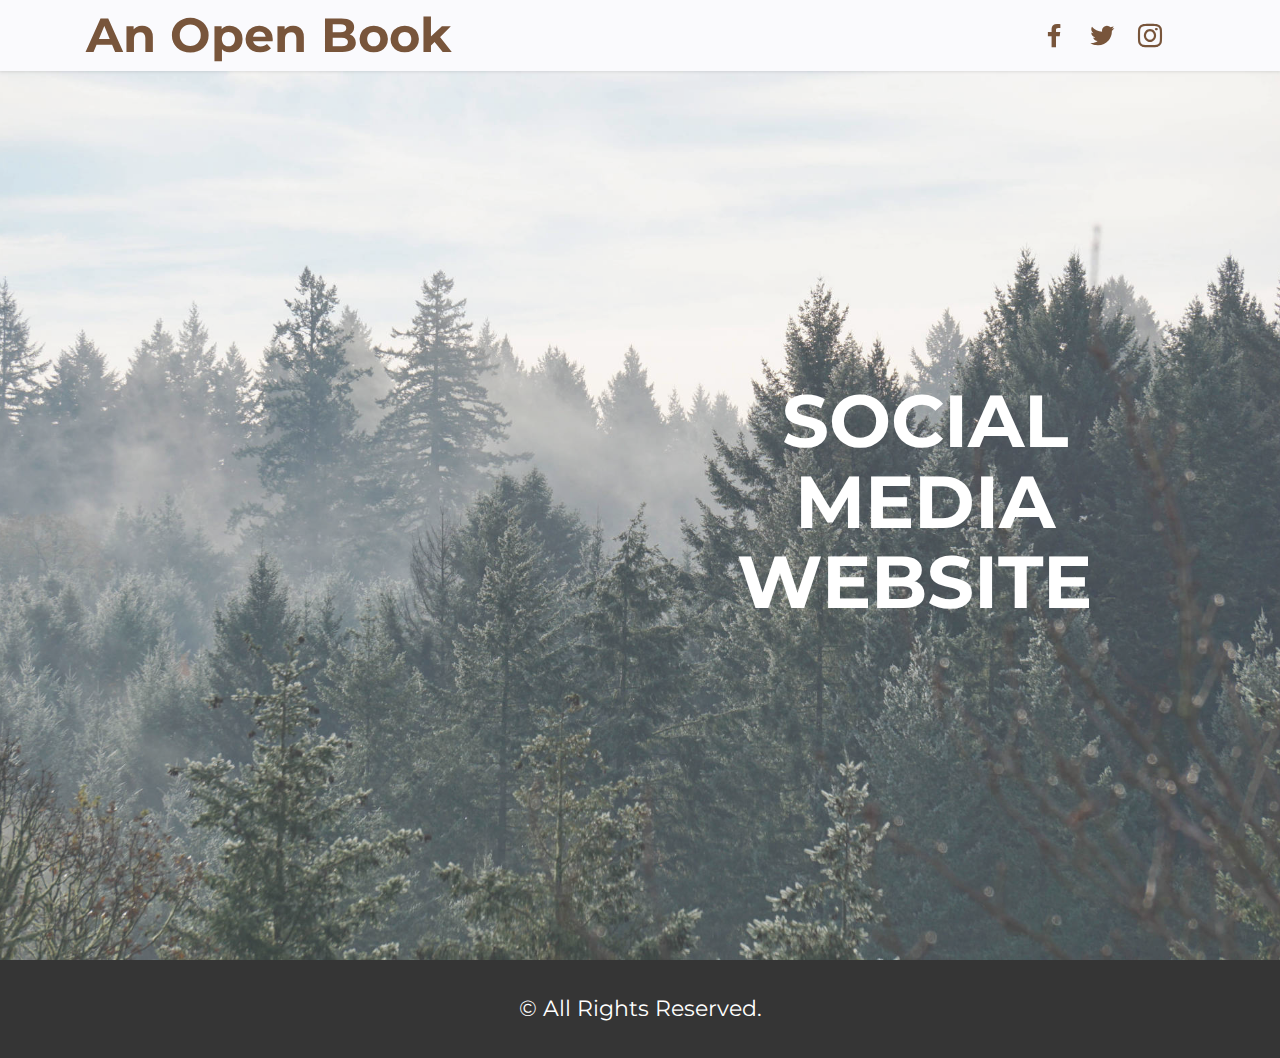
<file: page5.html>
<!DOCTYPE html>
<html  >
<head>
  
  <meta charset="UTF-8">
  <meta http-equiv="X-UA-Compatible" content="IE=edge">
  <meta name="generator" content="Mobirise v5.1.4, mobirise.com">
  <meta name="viewport" content="width=device-width, initial-scale=1, minimum-scale=1">
  <link rel="shortcut icon" href="assets/images/circle-cropped-1-128x128-1.png" type="image/x-icon">
  <meta name="description" content="">
  
  
  <title>Social Media 1</title>
  <link rel="stylesheet" href="assets/tether/tether.min.css">
  <link rel="stylesheet" href="assets/bootstrap/css/bootstrap.min.css">
  <link rel="stylesheet" href="assets/bootstrap/css/bootstrap-grid.min.css">
  <link rel="stylesheet" href="assets/bootstrap/css/bootstrap-reboot.min.css">
  <link rel="stylesheet" href="assets/dropdown/css/style.css">
  <link rel="stylesheet" href="assets/socicon/css/styles.css">
  <link rel="stylesheet" href="assets/theme/css/style.css">
  <link rel="preload" as="style" href="assets/mobirise/css/mbr-additional.css"><link rel="stylesheet" href="assets/mobirise/css/mbr-additional.css" type="text/css">
  
  
  
  
</head>
<body>
  
  <section class="menu menu3 cid-sc4ndcMfeV" once="menu" id="menu3-11">
    
    <nav class="navbar navbar-dropdown navbar-fixed-top navbar-expand-lg">
        <div class="container">
            <div class="navbar-brand">
                
                <span class="navbar-caption-wrap"><a class="navbar-caption text-primary display-2" href="index.html#header3-4">An Open Book</a></span>
            </div>
            <button class="navbar-toggler" type="button" data-toggle="collapse" data-target="#navbarSupportedContent" aria-controls="navbarNavAltMarkup" aria-expanded="false" aria-label="Toggle navigation">
                <div class="hamburger">
                    <span></span>
                    <span></span>
                    <span></span>
                    <span></span>
                </div>
            </button>
            <div class="collapse navbar-collapse" id="navbarSupportedContent">
                
                <div class="icons-menu">
                    <a class="iconfont-wrapper" href="https://web.facebook.com/sempiternalword?_rdc=1&_rdr" target="_blank">
                        <span class="p-2 mbr-iconfont socicon-facebook socicon"></span>
                    </a>
                    <a class="iconfont-wrapper" href="https://twitter.com/sempiternalword?fbclid=IwAR0Jkj_iWtZdvNBF_PI8IkRTvx3H0OFald3Rp8v8pCiQILHXlvVpCSY2Oso" target="_blank">
                        <span class="p-2 mbr-iconfont socicon-twitter socicon"></span>
                    </a>
                    <a class="iconfont-wrapper" href="https://www.instagram.com/sempiternalword/?hl=en&fbclid=IwAR2Ke2Ap63FxKErA_Xv5qHt0tJk1MAZ94StgDJ7eDjH904H9ItjBIxammAg" target="_blank">
                        <span class="p-2 mbr-iconfont socicon-instagram socicon"></span>
                    </a>
                    
                </div>
                
            </div>
        </div>
    </nav>
</section>

<section class="header3 cid-sc4nCqhSCz mbr-fullscreen" id="header3-12">

    

    <div class="mbr-overlay" style="opacity: 0.2; background-color: rgb(255, 255, 255);"></div>

    <div class="align-center container">
        <div class="row justify-content-end">
            <div class="col-12 col-lg-6">
                <h1 class="mbr-section-title mbr-fonts-style mb-3 display-1"><strong>SOCIAL MEDIA WEBSITE&nbsp;</strong></h1>
                
                <p class="mbr-text mbr-fonts-style display-7"></p>
                
            </div>
        </div>
    </div>
</section>

<section class="footer3 cid-sdG3buoO1W" once="footers" id="footer3-bo">

    

    

    <div class="container">
        <div class="media-container-row align-center mbr-white">
            
            
            <div class="row row-copirayt">
                <p class="mbr-text mb-0 mbr-fonts-style mbr-white align-center display-7">
                    © All Rights Reserved.
                </p>
            </div>
        </div>
    </div>
</section>
  
</body>
</html>
</file>
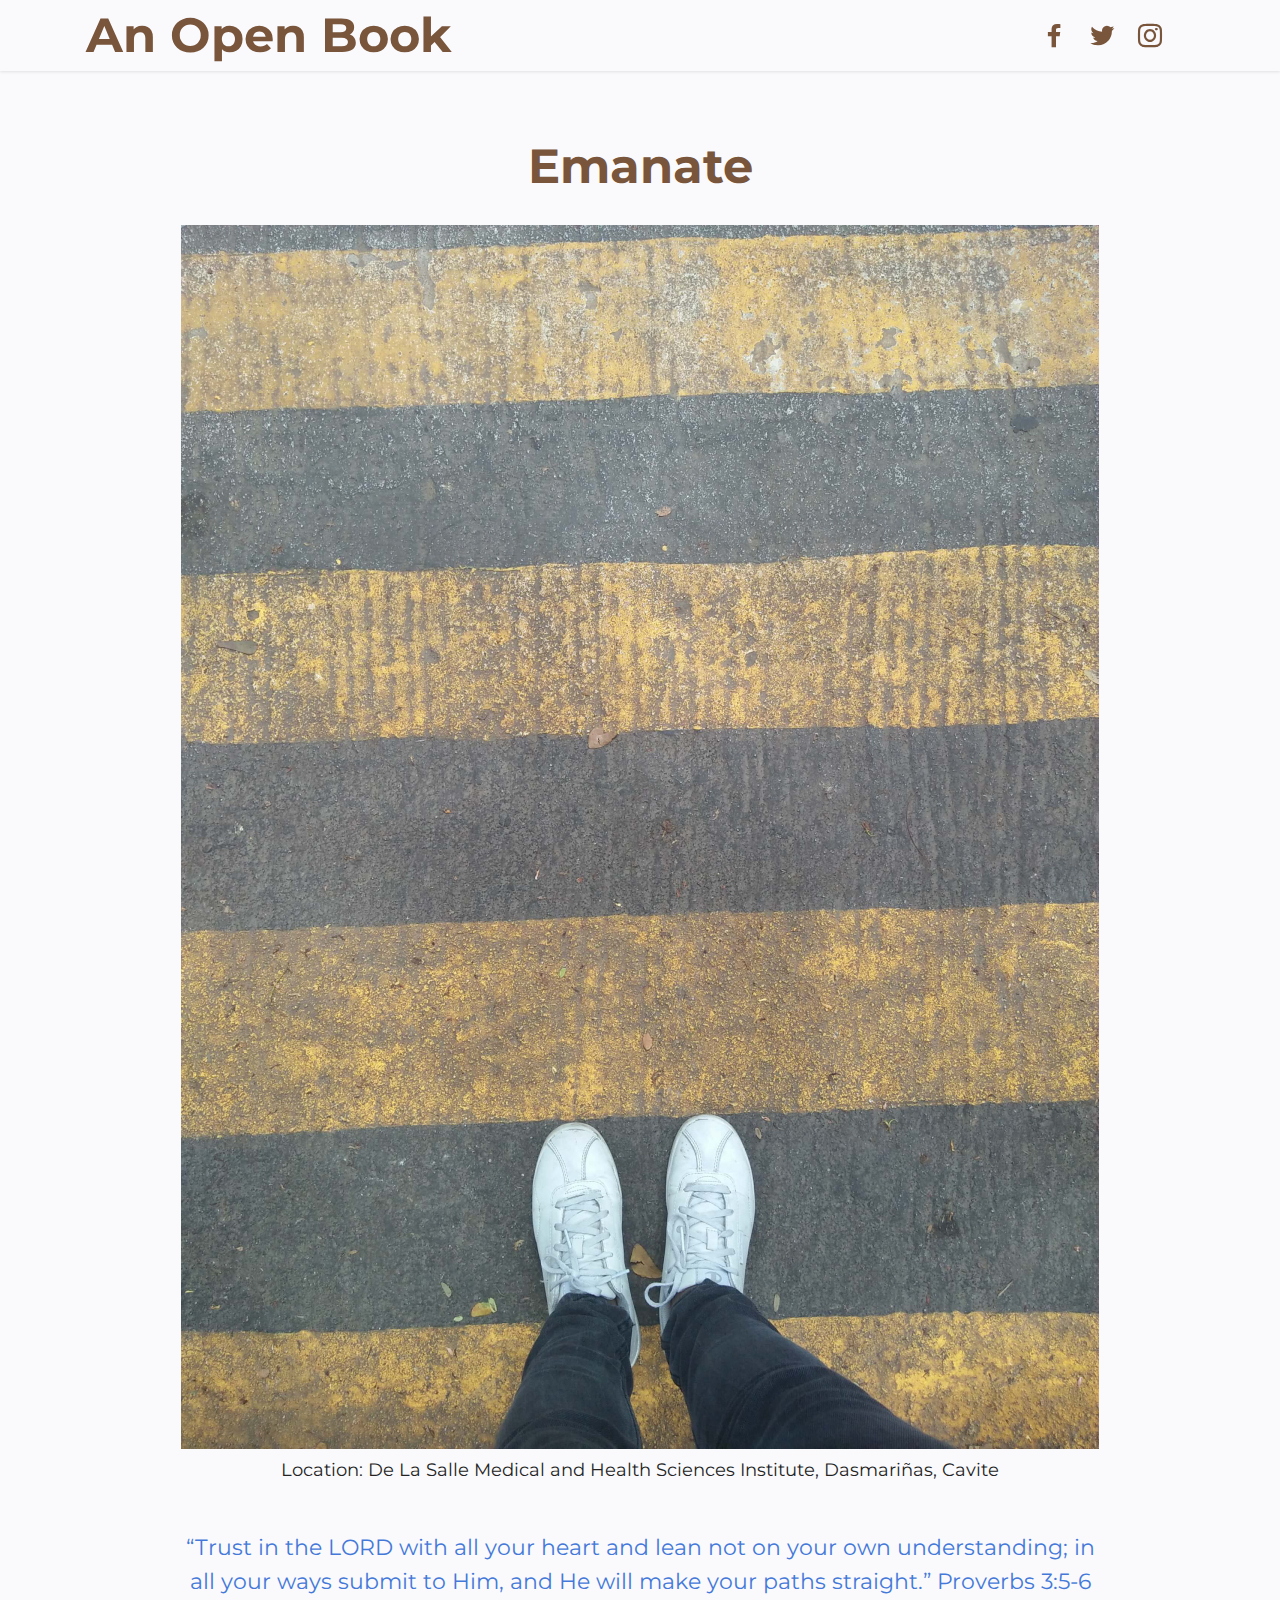
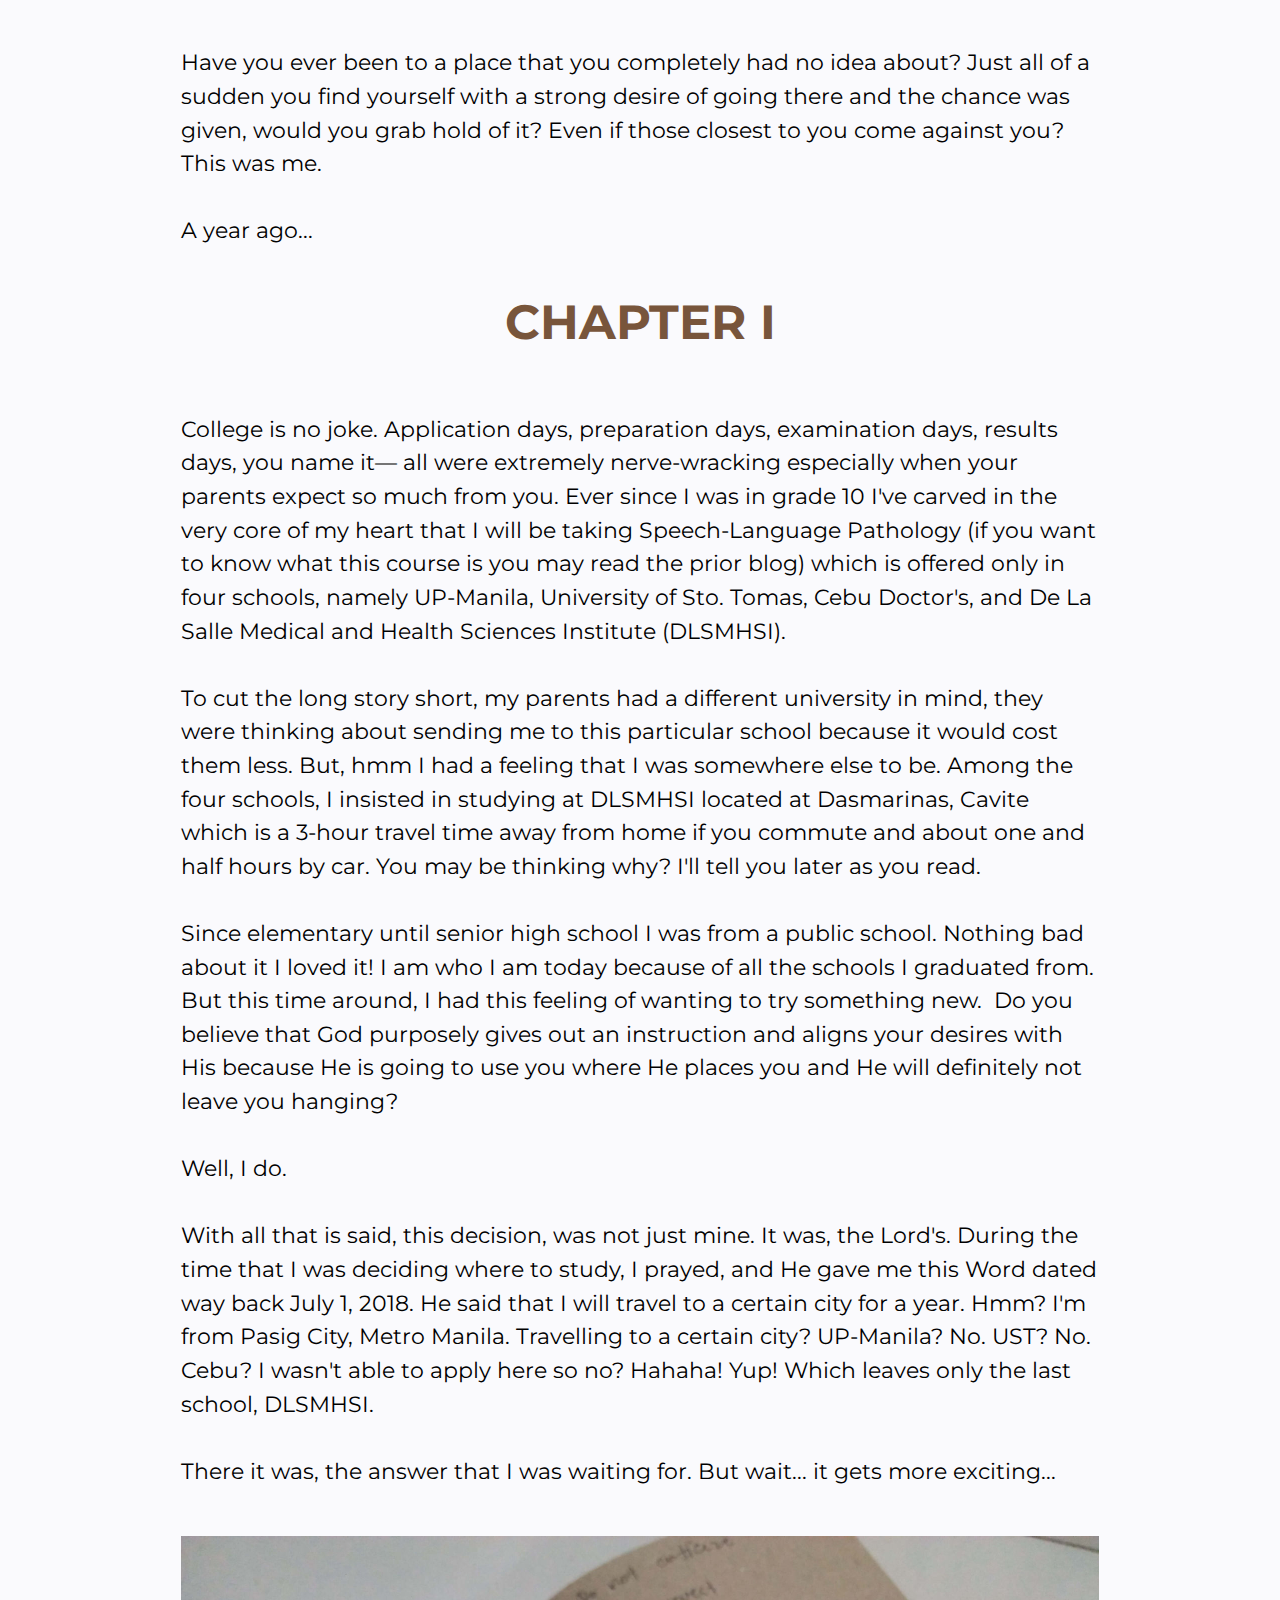
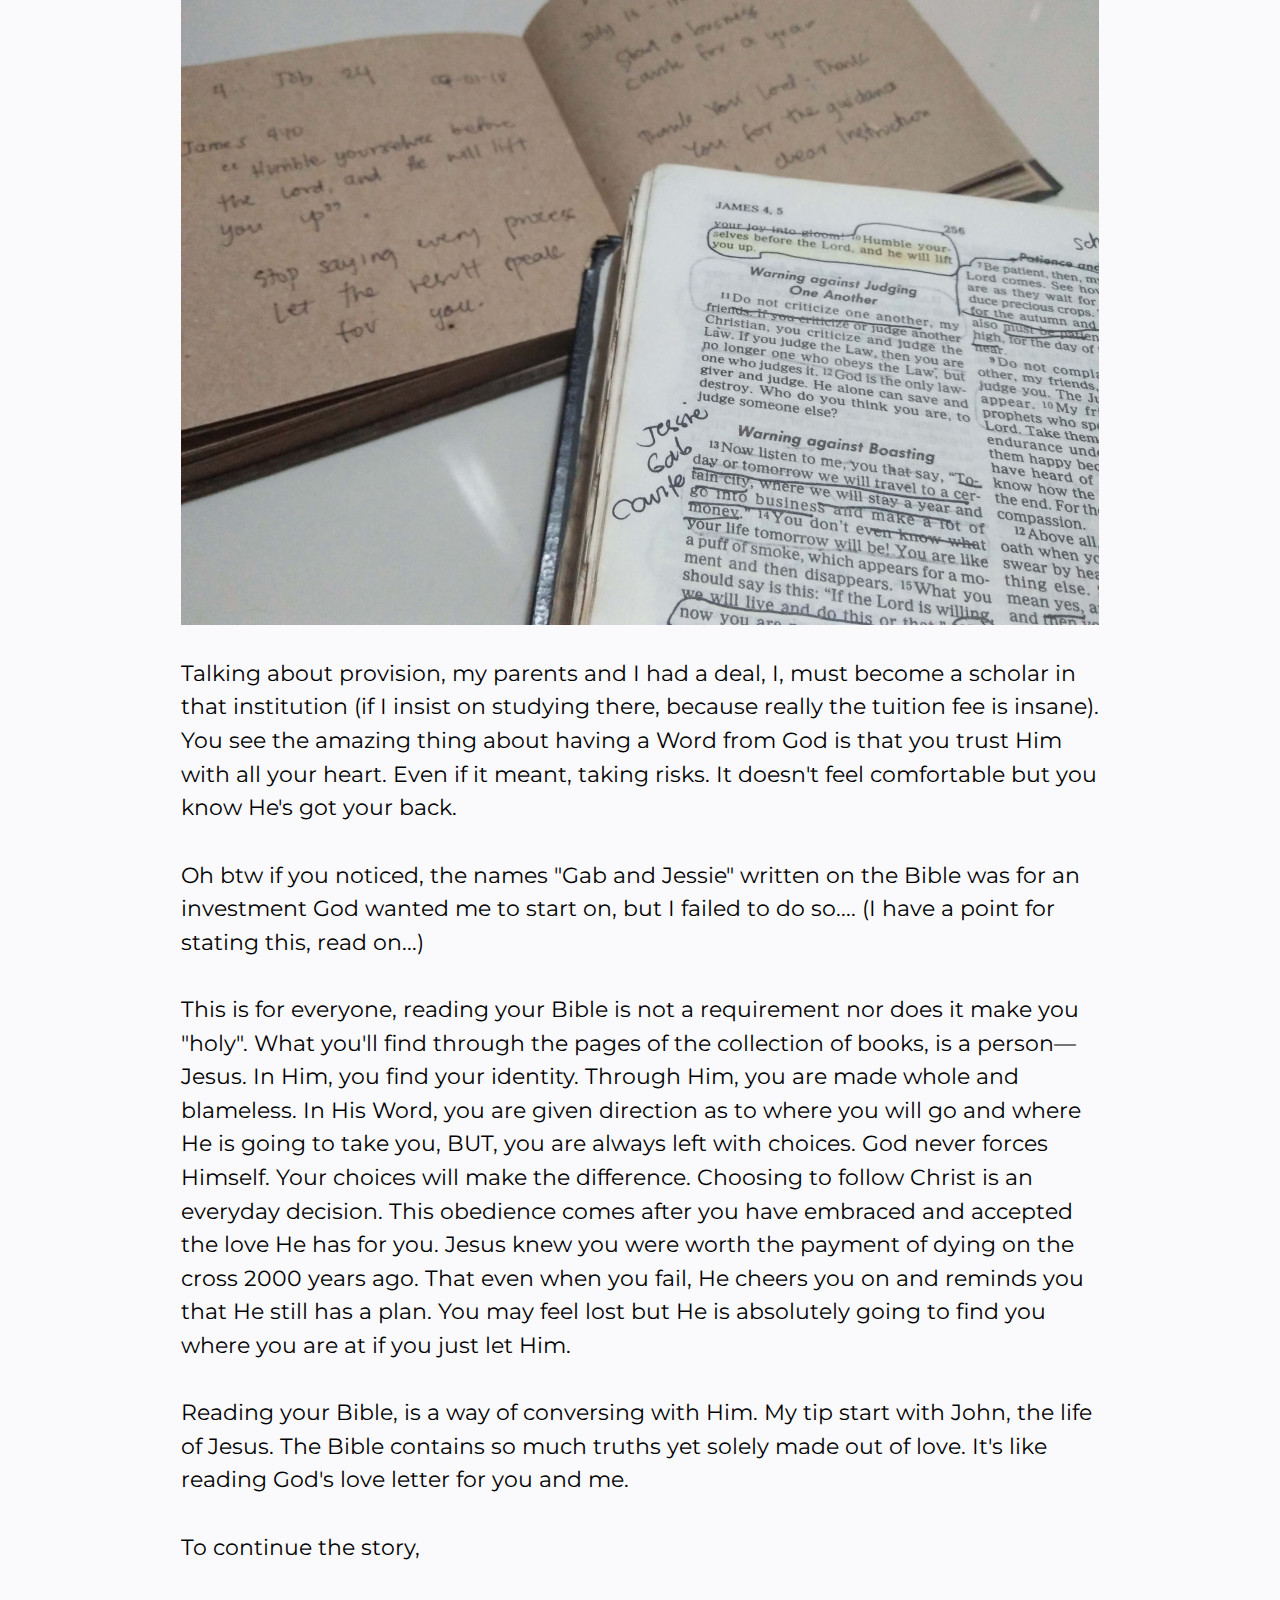
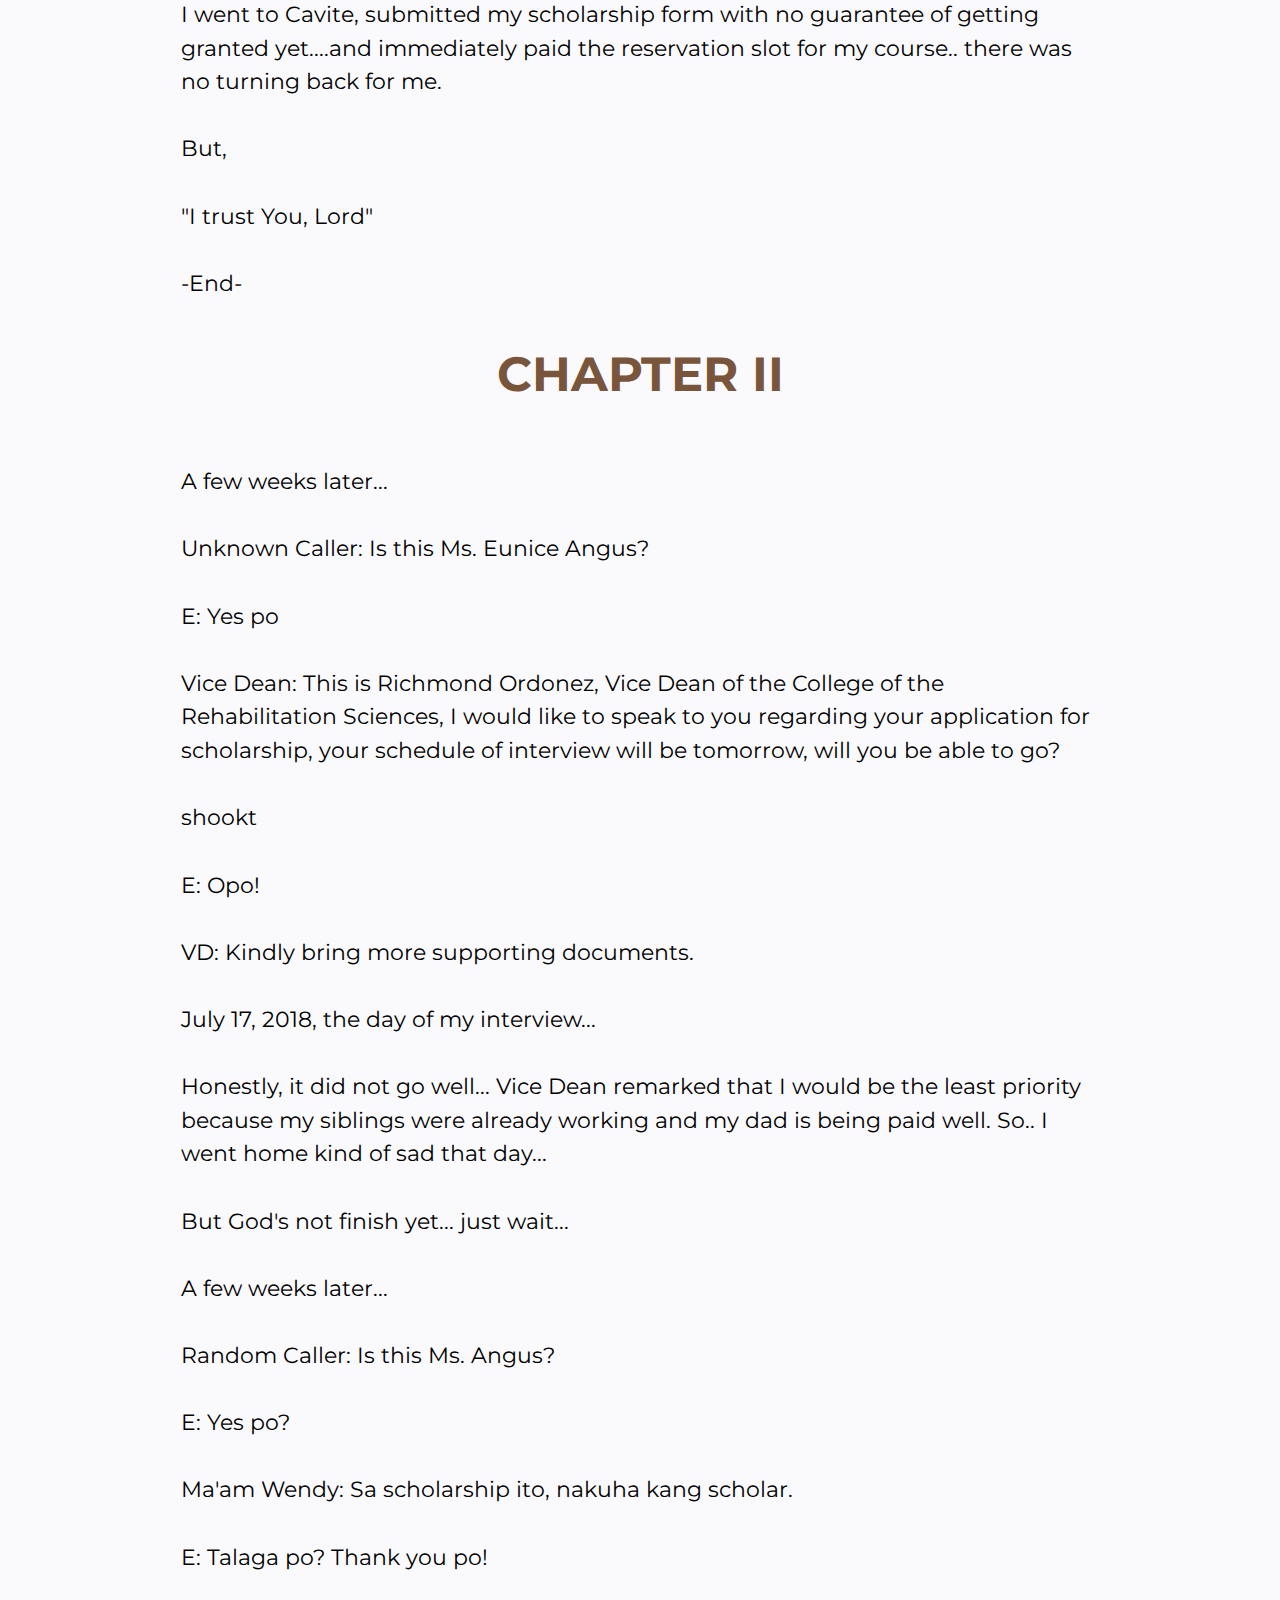
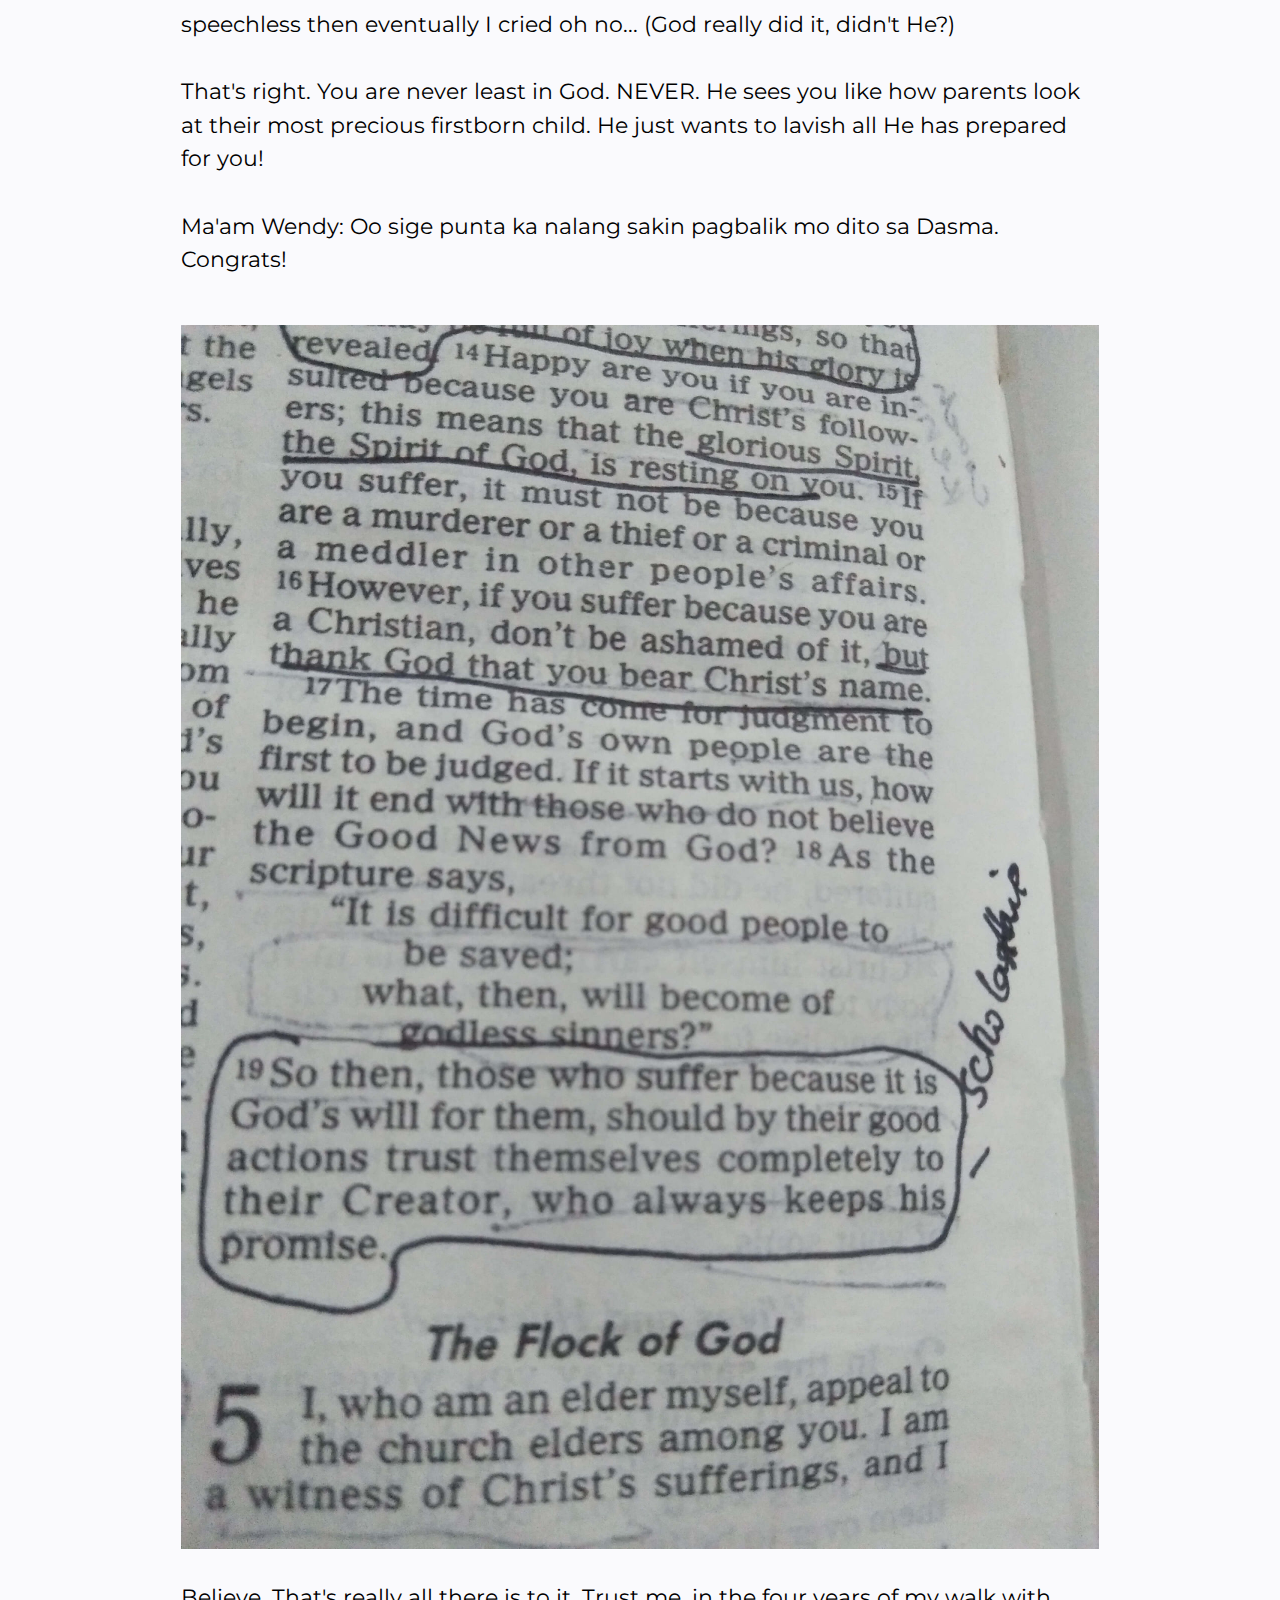
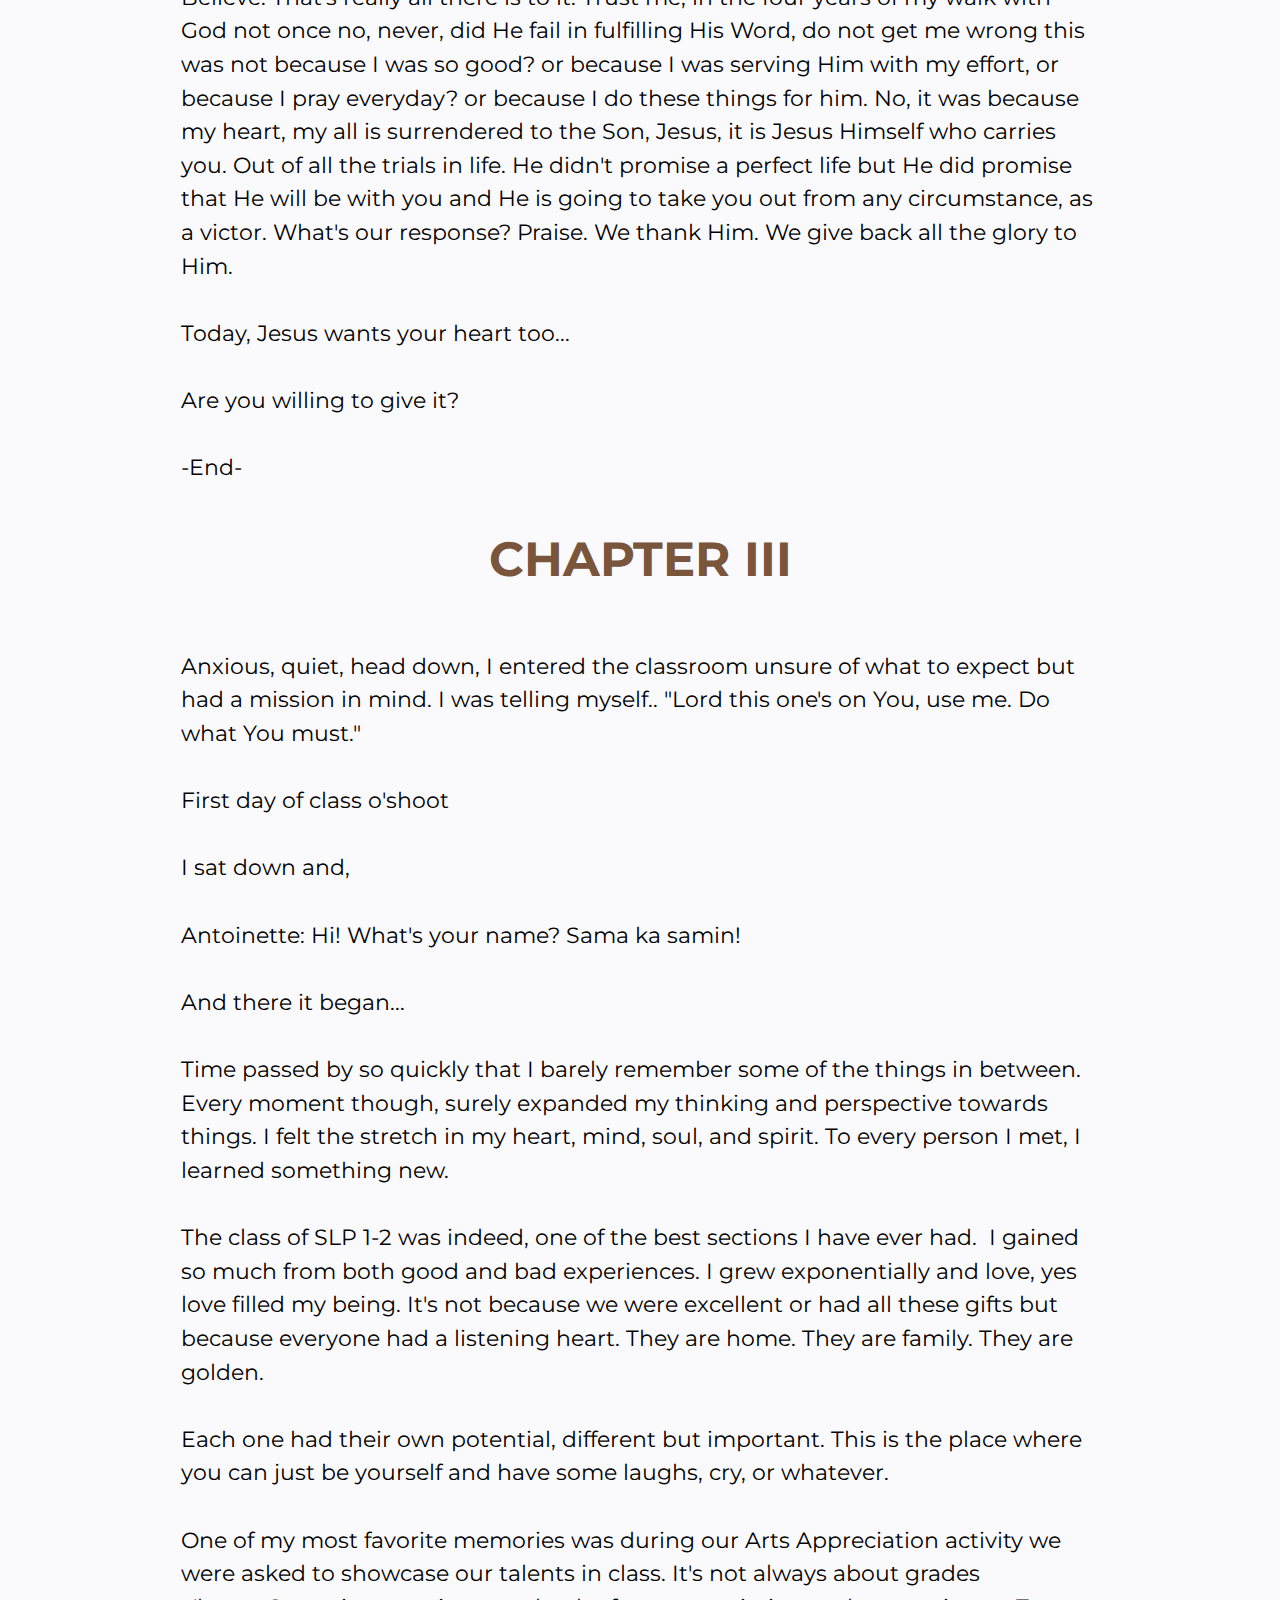
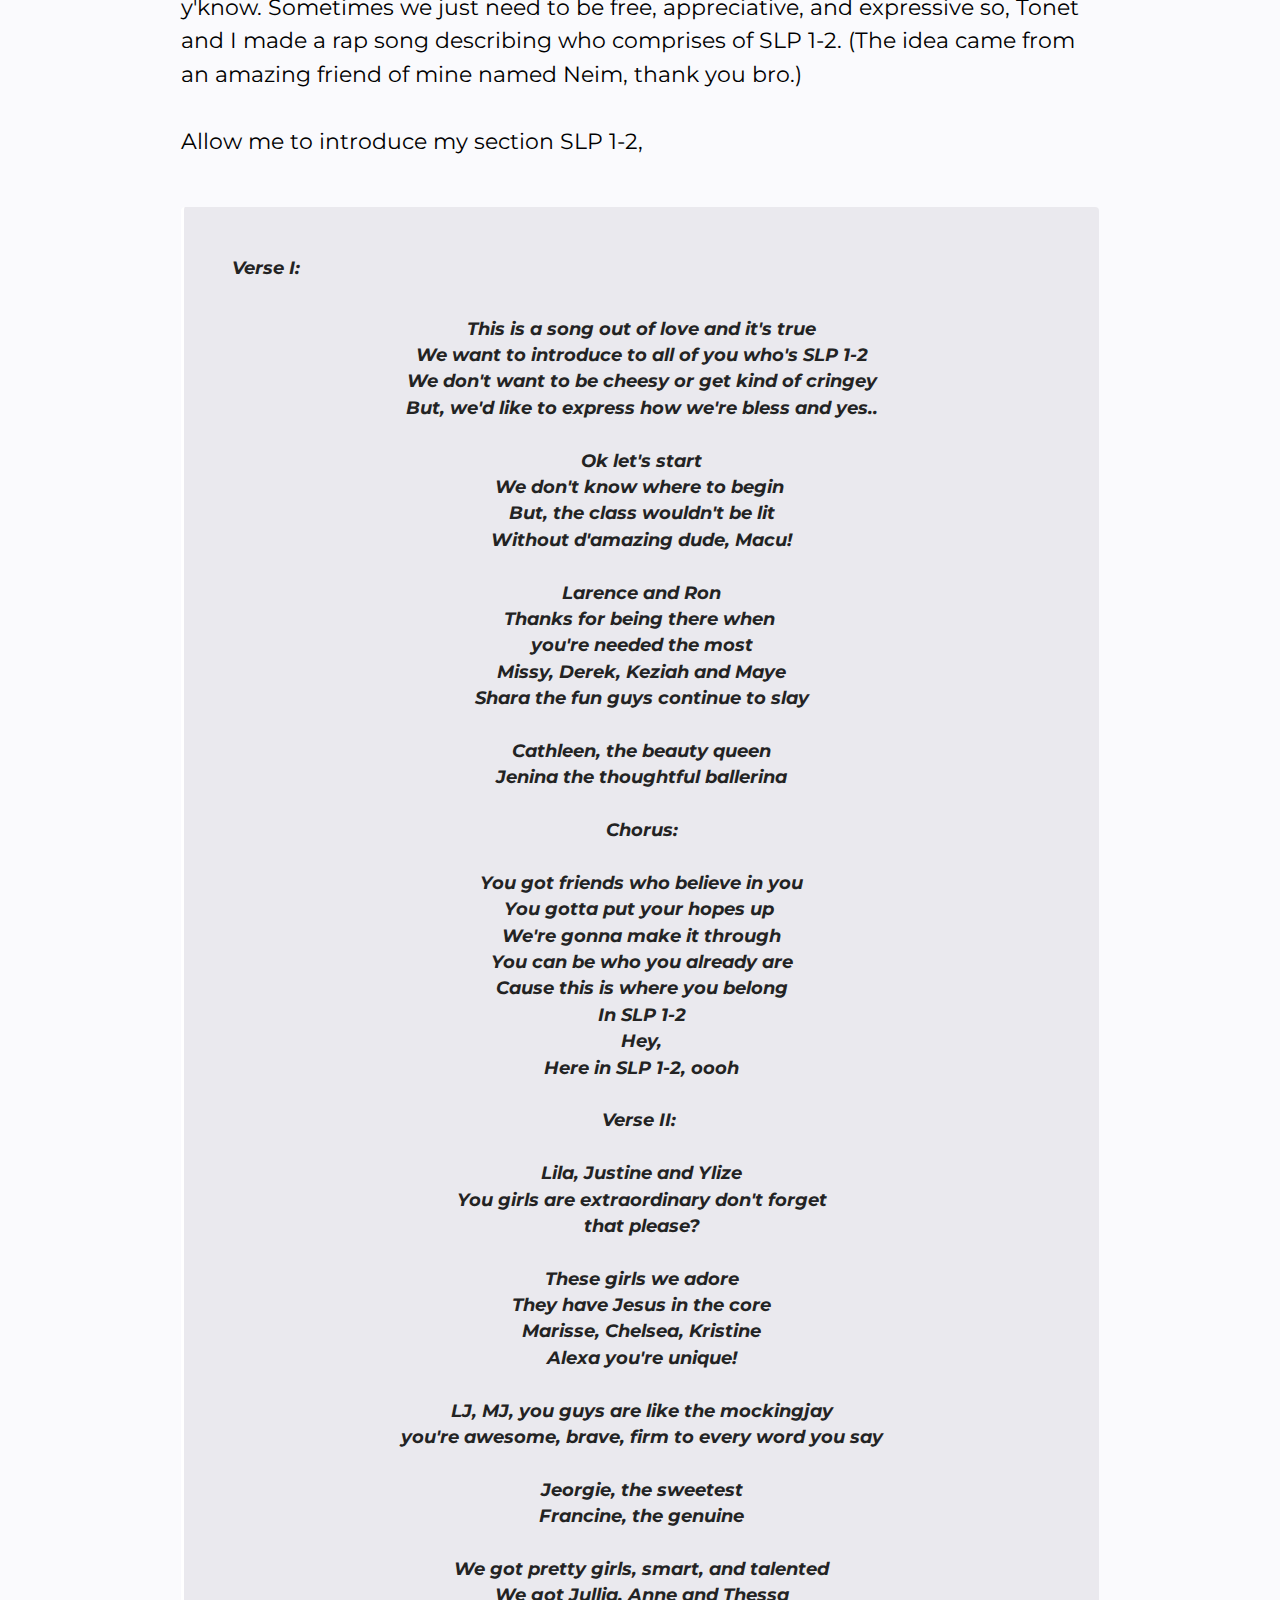
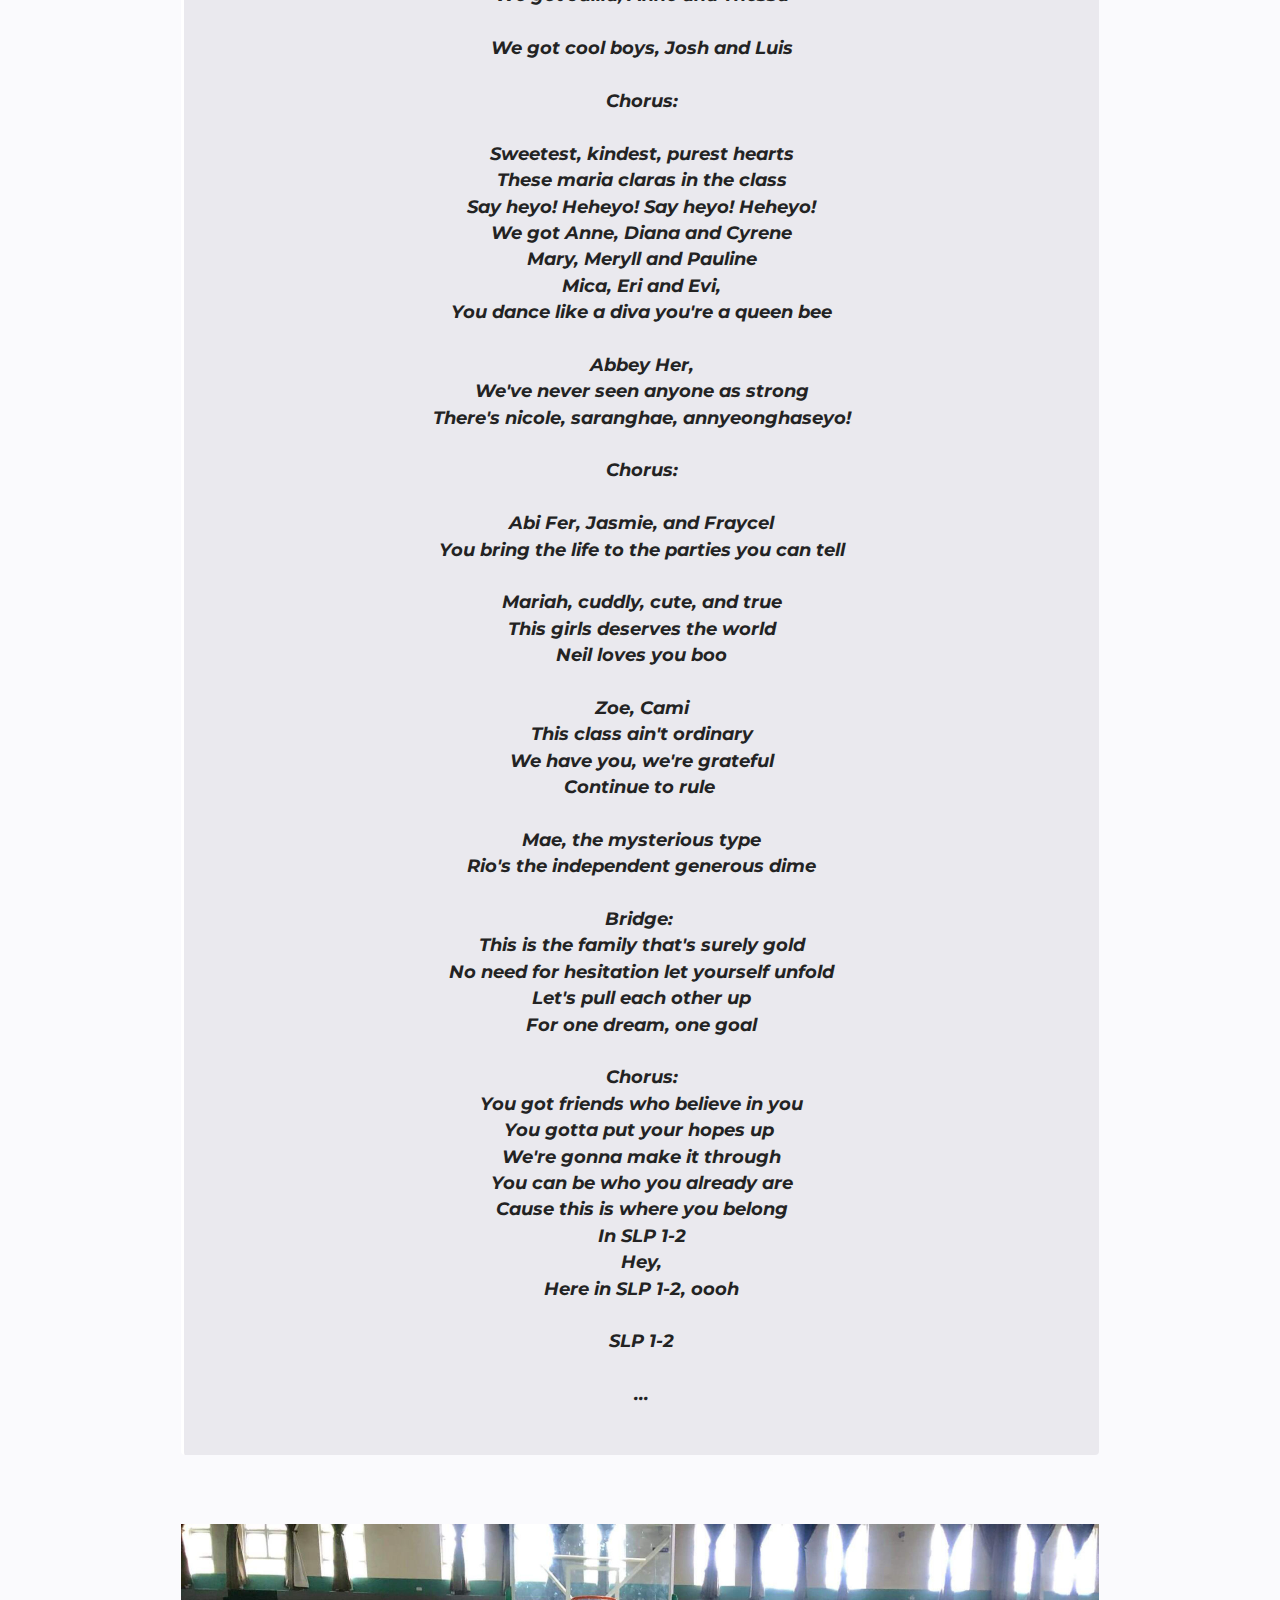
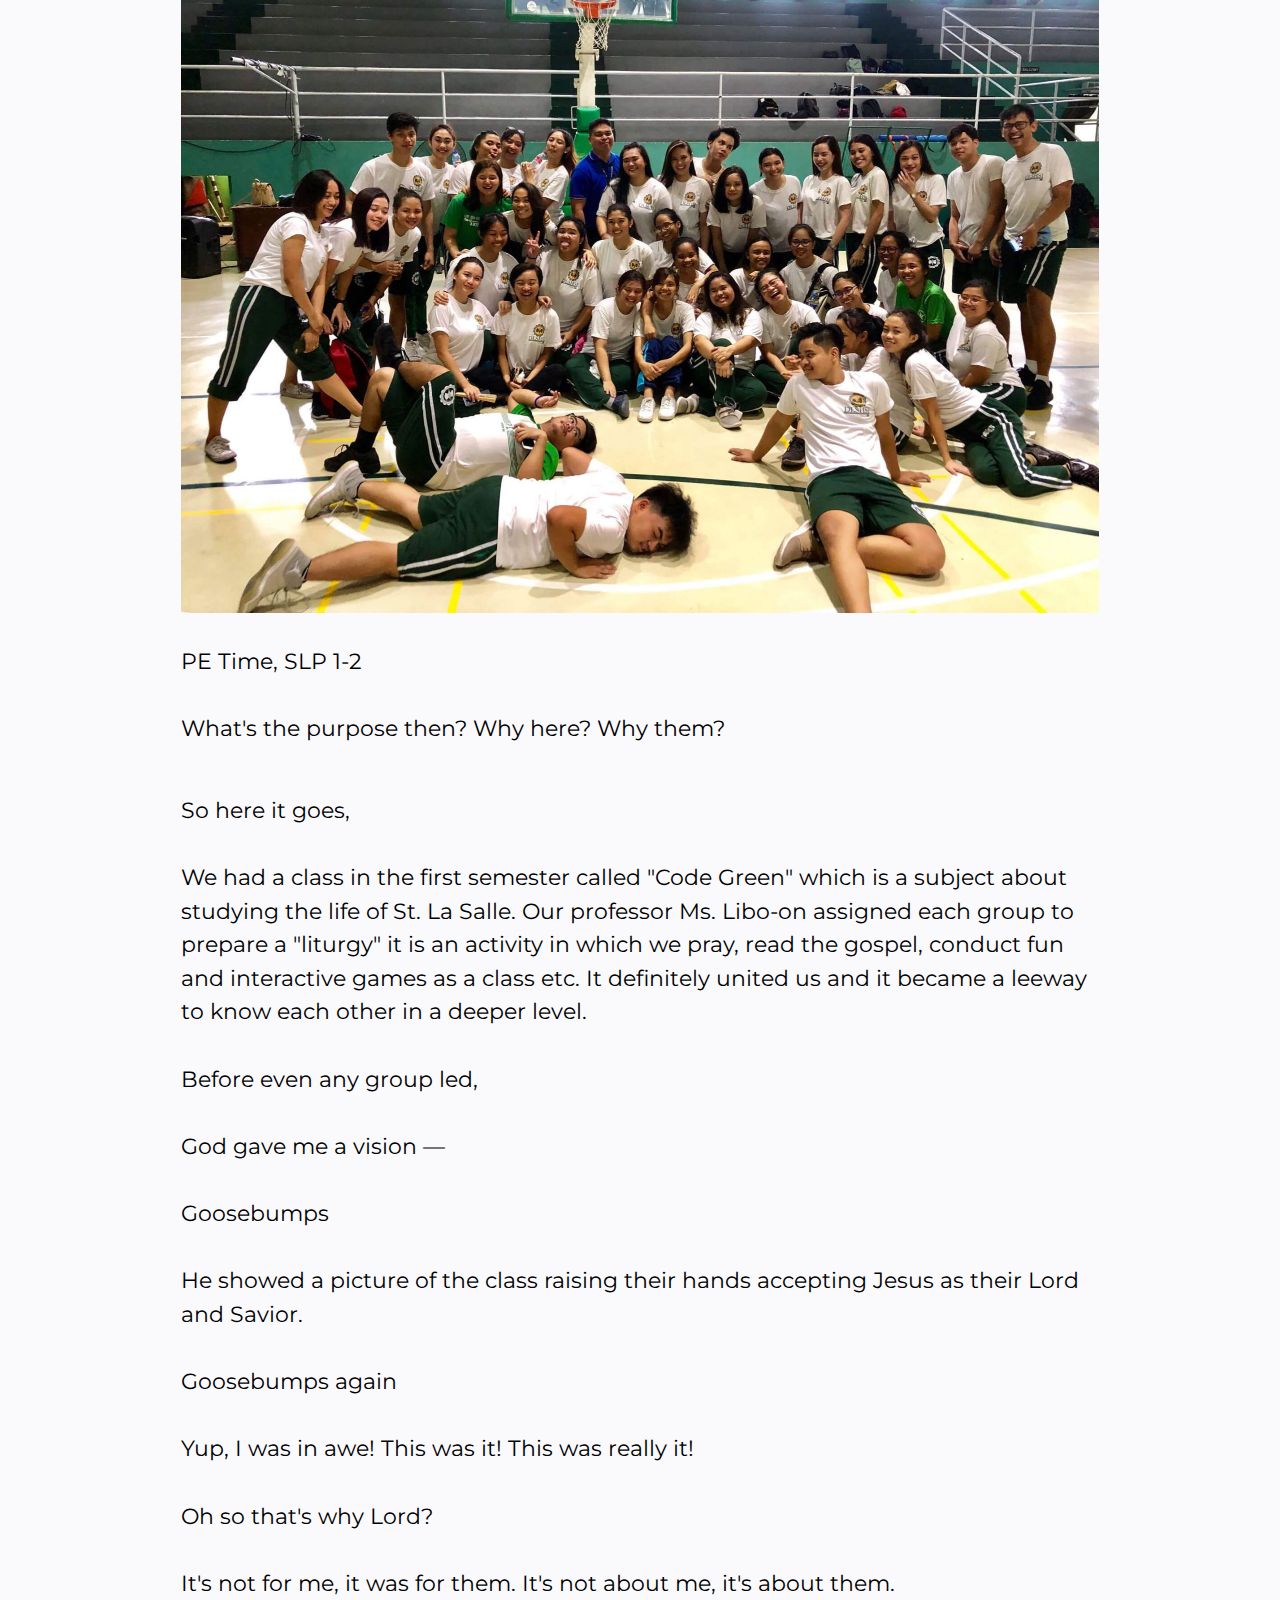
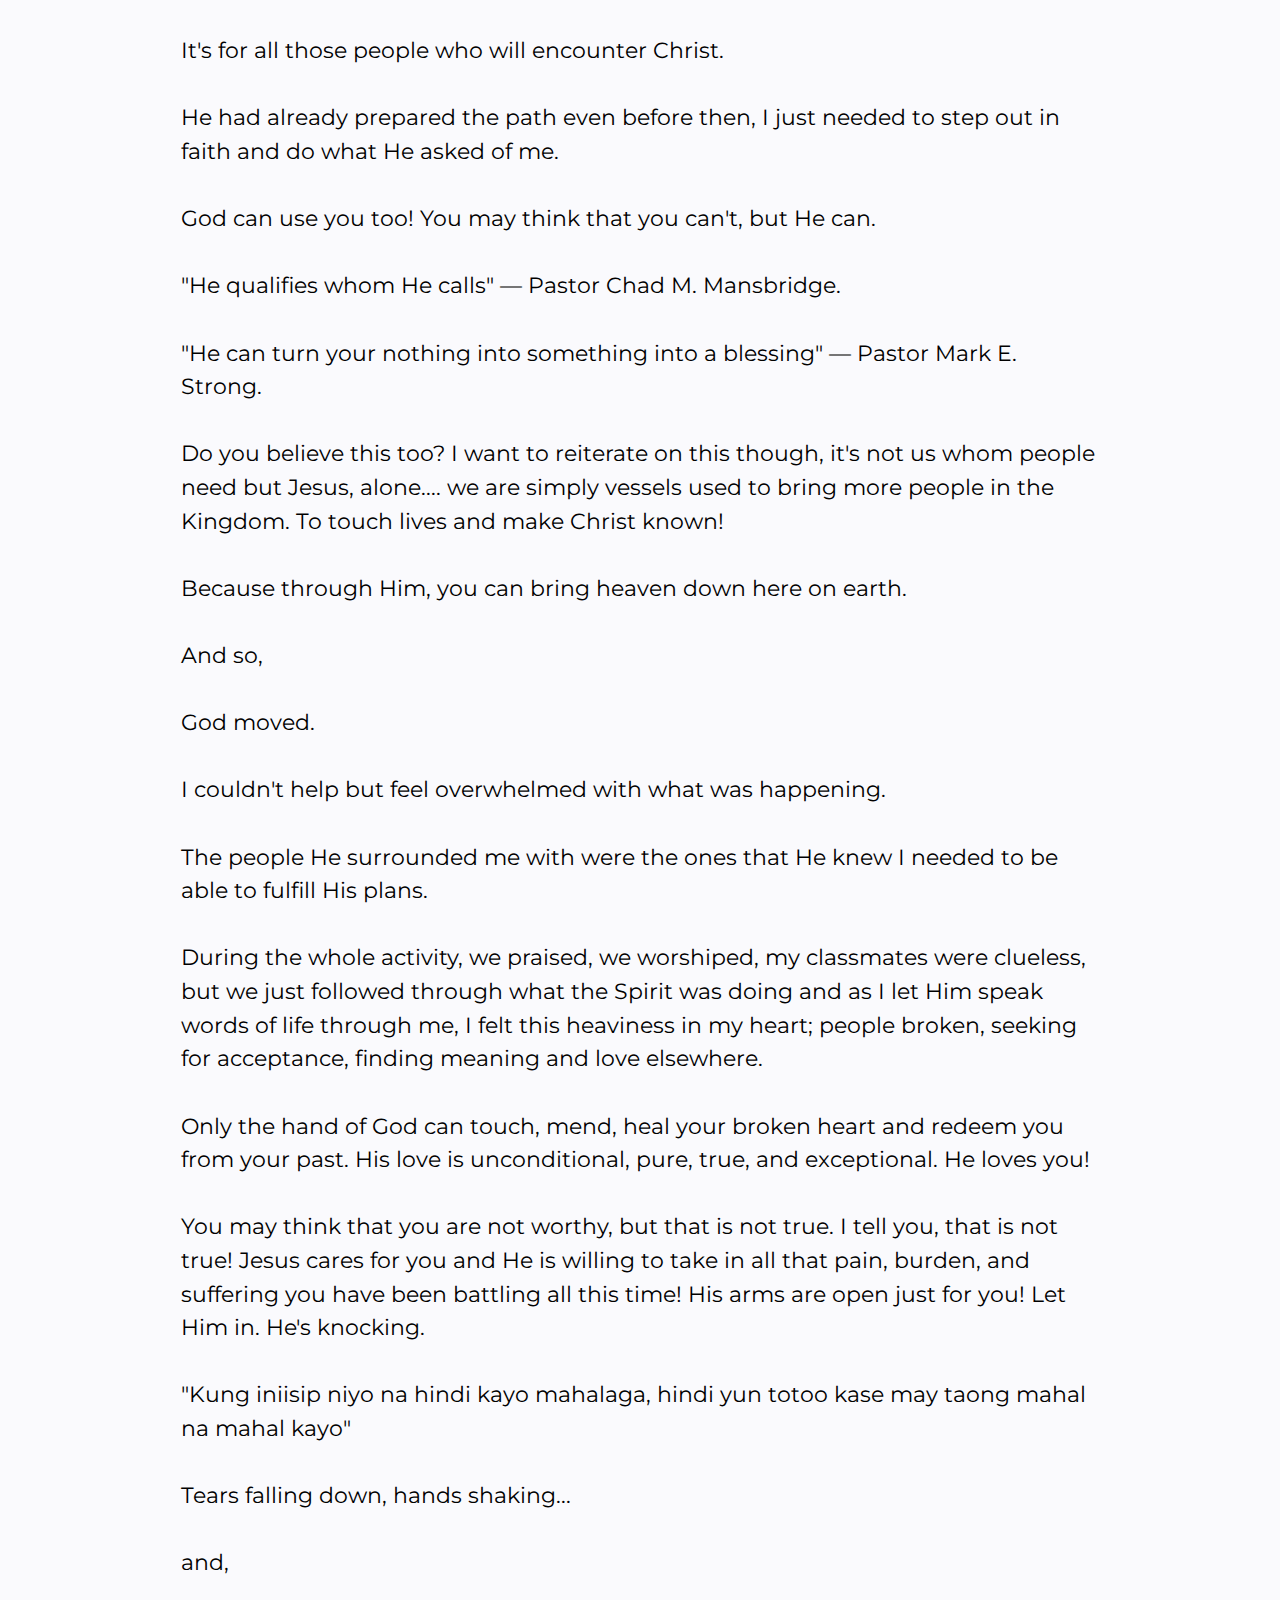
<file: page6.html>
<!DOCTYPE html>
<html  >
<head>

  <meta charset="UTF-8">
  <meta http-equiv="X-UA-Compatible" content="IE=edge">
  <meta name="generator" content="Mobirise v5.1.4, mobirise.com">
  <meta name="viewport" content="width=device-width, initial-scale=1, minimum-scale=1">
  <link rel="shortcut icon" href="assets/images/circle-cropped-1-128x128-1.png" type="image/x-icon">
  <meta name="description" content="">
  
  
  <title>EMANATE</title>
  <link rel="stylesheet" href="assets/web/assets/mobirise-icons2/mobirise2.css">
  <link rel="stylesheet" href="assets/tether/tether.min.css">
  <link rel="stylesheet" href="assets/bootstrap/css/bootstrap.min.css">
  <link rel="stylesheet" href="assets/bootstrap/css/bootstrap-grid.min.css">
  <link rel="stylesheet" href="assets/bootstrap/css/bootstrap-reboot.min.css">
  <link rel="stylesheet" href="assets/socicon/css/styles.css">
  <link rel="stylesheet" href="assets/dropdown/css/style.css">
  <link rel="stylesheet" href="assets/theme/css/style.css">
  <link rel="preload" as="style" href="assets/mobirise/css/mbr-additional.css"><link rel="stylesheet" href="assets/mobirise/css/mbr-additional.css" type="text/css">
  
  
  
  
</head>
<body>
  
  <section class="menu menu3 cid-sc4ndcMfeV" once="menu" id="menu3-60">
    
    <nav class="navbar navbar-dropdown navbar-fixed-top navbar-expand-lg">
        <div class="container">
            <div class="navbar-brand">
                
                <span class="navbar-caption-wrap"><a class="navbar-caption text-primary display-2" href="index.html#header3-4">An Open Book</a></span>
            </div>
            <button class="navbar-toggler" type="button" data-toggle="collapse" data-target="#navbarSupportedContent" aria-controls="navbarNavAltMarkup" aria-expanded="false" aria-label="Toggle navigation">
                <div class="hamburger">
                    <span></span>
                    <span></span>
                    <span></span>
                    <span></span>
                </div>
            </button>
            <div class="collapse navbar-collapse" id="navbarSupportedContent">
                
                <div class="icons-menu">
                    <a class="iconfont-wrapper" href="https://web.facebook.com/sempiternalword?_rdc=1&_rdr" target="_blank">
                        <span class="p-2 mbr-iconfont socicon-facebook socicon"></span>
                    </a>
                    <a class="iconfont-wrapper" href="https://twitter.com/sempiternalword?fbclid=IwAR0Jkj_iWtZdvNBF_PI8IkRTvx3H0OFald3Rp8v8pCiQILHXlvVpCSY2Oso" target="_blank">
                        <span class="p-2 mbr-iconfont socicon-twitter socicon"></span>
                    </a>
                    <a class="iconfont-wrapper" href="https://www.instagram.com/sempiternalword/?hl=en&fbclid=IwAR2Ke2Ap63FxKErA_Xv5qHt0tJk1MAZ94StgDJ7eDjH904H9ItjBIxammAg" target="_blank">
                        <span class="p-2 mbr-iconfont socicon-instagram socicon"></span>
                    </a>
                    
                </div>
                
            </div>
        </div>
    </nav>
</section>

<section class="content4 cid-sdAknW0eLn" id="content4-62">
    
    
    <div class="container">
        <div class="row justify-content-center">
            <div class="title col-md-12 col-lg-10">
                <h3 class="mbr-section-title mbr-fonts-style align-center mb-4 display-2">
                    <strong>Emanate</strong>
                </h3>
                
                
            </div>
        </div>
    </div>
</section>

<section class="image3 cid-sdAjtASVQQ" id="image3-61">
    

    

    <div class="container">
        <div class="row justify-content-center">
            <div class="col-12 col-lg-10">
                <div class="image-wrapper">
                    <img src="assets/images/em-1-1836x2448.jpg" alt="">
                    <p class="mbr-description mbr-fonts-style mt-2 align-center display-4">
                        Location: De La Salle Medical and Health Sciences Institute, Dasmariñas, Cavite</p>
                </div>
            </div>
        </div>
    </div>
</section>

<section class="content5 cid-sdAkFGIC08" id="content5-63">
    
    <div class="container">
        <div class="row justify-content-center">
            <div class="col-md-12 col-lg-10">
                
                
                <p class="mbr-text mbr-fonts-style display-7">
                    “Trust&nbsp;in the&nbsp;LORD with all your heart&nbsp;and lean not on your own understanding; in all your ways submit to Him, and He will make your paths straight.”&nbsp;Proverbs 3:5-6</p>
            </div>
        </div>
    </div>
</section>

<section class="content5 cid-sdAkNndpmM" id="content5-64">
    
    <div class="container">
        <div class="row justify-content-center">
            <div class="col-md-12 col-lg-10">
                
                
                <p class="mbr-text mbr-fonts-style display-7">Have you ever been to a place that you completely had no idea about? Just all of a sudden you find yourself with a strong desire of going there and the chance was given, would you grab hold of it? Even if those closest to you come against you? This was me.<br><br>A year ago...</p>
            </div>
        </div>
    </div>
</section>

<section class="content4 cid-sdAkVMH9k2" id="content4-65">
    
    
    <div class="container">
        <div class="row justify-content-center">
            <div class="title col-md-12 col-lg-10">
                <h3 class="mbr-section-title mbr-fonts-style align-center mb-4 display-2"><strong>CHAPTER I</strong></h3>
                
                
            </div>
        </div>
    </div>
</section>

<section class="content5 cid-sdAl8Dr15F" id="content5-66">
    
    <div class="container">
        <div class="row justify-content-center">
            <div class="col-md-12 col-lg-10">
                
                
                <p class="mbr-text mbr-fonts-style display-7">College is no joke. Application days, preparation days, examination days, results days, you name it⁠— all were extremely nerve-wracking especially when your parents expect so much from you. Ever since I was in grade 10 I've carved in the very core of my heart that I will be taking Speech-Language Pathology (if you want to know what this course is you may read the prior blog) which is offered only in four schools, namely UP-Manila, University of Sto. Tomas, Cebu Doctor's, and De La Salle Medical and Health Sciences Institute (DLSMHSI).<br><br>To cut the long story short, my parents had a different university in mind, they were thinking about sending me to this particular school because it would cost them less. But, hmm I had a feeling that I was somewhere else to be. Among the four schools, I insisted in studying at DLSMHSI located at Dasmarinas, Cavite which is a 3-hour travel time away from home if you commute and about one and half hours by car. You may be thinking why? I'll tell you later as you read.<br><br>Since elementary until senior high school I was from a public school. Nothing bad about it I loved it! I am who I am today because of all the schools I graduated from. But this time around, I had this feeling of wanting to try something new.&nbsp;&nbsp;Do you believe that God purposely gives out an instruction and aligns your desires with His because He is going to use you where He places you and He will definitely not leave you hanging?<br><br>Well, I do.<br><br>With all that is said, this decision, was not&nbsp;just&nbsp;mine. It was, the Lord's. During the time that I was deciding where to study, I prayed, and He gave me this Word dated way back July 1, 2018. He said that I will travel to a certain city for a year. Hmm? I'm from Pasig City, Metro Manila. Travelling to a certain city? UP-Manila? No. UST? No. Cebu? I wasn't able to apply here so no? Hahaha! Yup! Which leaves only the last school, DLSMHSI.<br><br>There it was, the answer that I was waiting for. But wait... it gets more exciting...</p>
            </div>
        </div>
    </div>
</section>

<section class="image3 cid-sdAlpkxJEW" id="image3-67">
    

    

    <div class="container">
        <div class="row justify-content-center">
            <div class="col-12 col-lg-10">
                <div class="image-wrapper">
                    <img src="assets/images/em1-1836x1377.jpg" alt="">
                    
                </div>
            </div>
        </div>
    </div>
</section>

<section class="content5 cid-sdAlBDU19r" id="content5-68">
    
    <div class="container">
        <div class="row justify-content-center">
            <div class="col-md-12 col-lg-10">
                
                
                <p class="mbr-text mbr-fonts-style display-7">Talking about provision, my parents and I had a deal, I, must become a scholar in that institution (if I insist on studying there, because really the tuition fee is insane). You see the amazing thing about having a Word from God is that you trust Him with all your heart. Even if it meant, taking risks. It doesn't feel comfortable but you know He's got your back.<br><br>Oh btw if you noticed, the names "Gab and Jessie" written on the Bible was for an investment God wanted me to start on, but I failed to do so.... (I have a point for stating this, read on...)<br><br>This is for everyone, reading your Bible is not a requirement nor does it make you "holy". What you'll find through the pages of the collection of books, is a person— Jesus. In Him, you find your identity. Through Him, you are made whole and blameless. In His Word, you are given direction as to where you will go and where He is going to take you, BUT, you are always left with choices. God never forces Himself. Your choices will make the difference. Choosing to follow Christ is an everyday decision. This obedience comes after you have embraced and accepted the love He has for you. Jesus knew you were worth the payment of dying on the cross 2000 years ago. That even when you fail, He cheers you on and reminds you that He still has a plan. You may feel lost but He is absolutely going to find you where you are at if you just let Him.<br><br>Reading your Bible, is a way of conversing with Him. My tip start with John, the life of Jesus. The Bible contains so much truths yet solely made out of love. It's like reading God's love letter for you and me.<br><br>To continue the story,<br><br>I went to Cavite, submitted my scholarship form with no guarantee of getting granted yet....and immediately paid the reservation slot for my course.. there was no turning back for me.<br><br>But,<br><br>"I trust You, Lord"<br><br>-End-</p>
            </div>
        </div>
    </div>
</section>

<section class="content4 cid-sdAlEgGTAJ" id="content4-69">
    
    
    <div class="container">
        <div class="row justify-content-center">
            <div class="title col-md-12 col-lg-10">
                <h3 class="mbr-section-title mbr-fonts-style align-center mb-4 display-2"><strong>CHAPTER II</strong></h3>
                
                
            </div>
        </div>
    </div>
</section>

<section class="content5 cid-sdAm1dOhHe" id="content5-6a">
    
    <div class="container">
        <div class="row justify-content-center">
            <div class="col-md-12 col-lg-10">
                
                
                <p class="mbr-text mbr-fonts-style display-7">A few weeks later...<br><br>Unknown Caller: Is this Ms. Eunice Angus?<br><br>E: Yes po<br><br>Vice Dean: This is Richmond Ordonez, Vice Dean of the College of the Rehabilitation Sciences, I would like to speak to you regarding your application for scholarship, your schedule of interview will be tomorrow, will you be able to go?<br><br>shookt<br><br>E: Opo!<br><br>VD: Kindly bring more supporting documents.<br><br>July 17, 2018, the day of my interview...<br><br>Honestly, it did not go well... Vice Dean remarked that I would be the least priority because my siblings were already working and my dad is being paid well. So.. I went home kind of sad that day...<br><br>But God's not finish yet... just wait...<br><br>A few weeks later...<br><br>Random Caller: Is this Ms. Angus?<br><br>E: Yes po?<br><br>Ma'am Wendy: Sa scholarship ito, nakuha kang scholar.<br><br>E: Talaga po? Thank you po!<br><br>speechless then eventually I cried oh no...&nbsp;(God really did it, didn't He?)<br><br>That's right. You are never least in God. NEVER. He sees you like how parents look at their most precious firstborn child. He just wants to lavish all He has prepared for you!<br><br>Ma'am Wendy: Oo sige punta ka nalang sakin pagbalik mo dito sa Dasma. Congrats!</p>
            </div>
        </div>
    </div>
</section>

<section class="image3 cid-sdAmlFot9v" id="image3-6b">
    

    

    <div class="container">
        <div class="row justify-content-center">
            <div class="col-12 col-lg-10">
                <div class="image-wrapper">
                    <img src="assets/images/em2-1836x2448.jpg" alt="">
                    
                </div>
            </div>
        </div>
    </div>
</section>

<section class="content5 cid-sdAmv4gWFO" id="content5-6c">
    
    <div class="container">
        <div class="row justify-content-center">
            <div class="col-md-12 col-lg-10">
                
                
                <p class="mbr-text mbr-fonts-style display-7">Believe. That's really all there is to it. Trust me, in the four years of my walk with God not once no, never, did He fail in fulfilling His Word, do not get me wrong this was not because I was so good? or because I was serving Him with my effort, or because I pray everyday? or because I do these things for him. No, it was because my heart, my all is surrendered to the Son, Jesus, it is Jesus Himself who carries you. Out of all the trials in life. He didn't promise a perfect life but He did promise that He will be with you and He is going to take you out from any circumstance, as a victor. What's our response? Praise. We thank Him. We give back all the glory to Him.<br><br>Today, Jesus wants your heart too...<br><br>Are you willing to give it?<br><br>-End-</p>
            </div>
        </div>
    </div>
</section>

<section class="content4 cid-sdAmDQo2kn" id="content4-6e">
    
    
    <div class="container">
        <div class="row justify-content-center">
            <div class="title col-md-12 col-lg-10">
                <h3 class="mbr-section-title mbr-fonts-style align-center mb-4 display-2"><strong>CHAPTER III</strong></h3>
                
                
            </div>
        </div>
    </div>
</section>

<section class="content5 cid-sdAmKSq9Qj" id="content5-6f">
    
    <div class="container">
        <div class="row justify-content-center">
            <div class="col-md-12 col-lg-10">
                
                
                <p class="mbr-text mbr-fonts-style display-7">Anxious, quiet, head down, I entered the classroom unsure of what to expect but had a mission in mind. I was telling myself.. "Lord this one's on You, use me. Do what You must."<br><br>First day of class o'shoot<br><br>I sat down and,<br><br>Antoinette: Hi! What's your name? Sama ka samin!<br><br>And there it began...<br><br>Time passed by so quickly that I barely remember some of the things in between. Every moment though, surely expanded my thinking and perspective towards things. I felt the stretch in my heart, mind, soul, and spirit. To every person I met, I learned something new.<br><br>The class of SLP 1-2 was indeed, one of the best sections I have ever had.&nbsp; I gained so much from both good and bad experiences. I grew exponentially and love, yes love&nbsp;filled my being. It's not because we were excellent or had all these gifts but because everyone had a listening heart.&nbsp;They are home. They are family. They are golden.<br><br>Each one had their own potential, different but important. This is the place where you can just be yourself and have some laughs, cry, or whatever.<br><br>One of my most favorite memories was during our Arts Appreciation activity we were asked to showcase our talents in class. It's not always about grades y'know.&nbsp;Sometimes we just need to be free, appreciative, and expressive so, Tonet and I made a rap song describing who comprises of SLP 1-2. (The idea came from an amazing friend of mine named Neim, thank you bro.)<br><br>Allow me to introduce my section SLP 1-2,</p>
            </div>
        </div>
    </div>
</section>

<section class="content7 cid-sdAokHpiFy" id="content7-6g">
    
    <div class="container">
        <div class="row justify-content-center">
            <div class="col-12 col-md-10">
                <blockquote class="mbr-fonts-style display-4"><strong>Verse I:</strong><h5 class="mbr-section-title mbr-fonts-style mb-2"></h5><div><strong><br></strong></div><div><strong>This is a song out of love and it's true</strong></div><div><strong>We want to introduce to all of you who's SLP 1-2</strong></div><div><strong>We don't want to be cheesy or get kind of cringey</strong></div><div><strong>But, we'd like to express how we're bless and yes..</strong></div><div><strong><br></strong></div><div><strong>Ok let's start</strong></div><div><strong>We don't know where to begin&nbsp;</strong></div><div><strong>But, the class wouldn't be lit</strong></div><div><strong>Without d'amazing dude, Macu!</strong></div><div><strong><br></strong></div><div><strong>Larence and Ron</strong></div><div><strong>Thanks for being there when&nbsp;</strong></div><div><strong>you're needed the most</strong></div><div><strong>Missy, Derek, Keziah and Maye</strong></div><div><strong>Shara the fun guys continue to slay</strong></div><div><strong><br></strong></div><div><strong>Cathleen, the beauty queen</strong></div><div><strong>Jenina the thoughtful ballerina</strong></div><div><strong><br></strong></div><div><strong>Chorus:</strong></div><div><strong><br></strong></div><div><strong>You got friends who believe in you</strong></div><div><strong>You gotta put your hopes up&nbsp;</strong></div><div><strong>We're gonna make it through</strong></div><div><strong>You can be who you already are</strong></div><div><strong>Cause this is where you belong</strong></div><div><strong>In SLP 1-2</strong></div><div><strong>Hey,</strong></div><div><strong>Here in SLP 1-2, oooh</strong></div><div><strong><br></strong></div><div><strong>Verse II:&nbsp;</strong></div><div><strong><br></strong></div><div><strong>Lila, Justine and Ylize</strong></div><div><strong>You girls are extraordinary don't forget</strong></div><div><strong>that please?</strong></div><div><strong><br></strong></div><div><strong>These girls we adore</strong></div><div><strong>They have Jesus in the core</strong></div><div><strong>Marisse, Chelsea, Kristine</strong></div><div><strong>Alexa you're unique!</strong></div><div><strong><br></strong></div><div><strong>LJ, MJ, you guys are like the mockingjay</strong></div><div><strong>you're awesome, brave, firm to every word you say</strong></div><div><strong><br></strong></div><div><strong>Jeorgie, the sweetest</strong></div><div><strong>Francine, the genuine</strong></div><div><strong><br></strong></div><div><strong>We got pretty girls, smart, and talented</strong></div><div><strong>We got Jullia, Anne and Thessa</strong></div><div><strong><br></strong></div><div><strong>We got cool boys, Josh and Luis</strong></div><div><strong><br></strong></div><div><strong>Chorus:</strong></div><div><strong><br></strong></div><div><strong>Sweetest, kindest, purest hearts</strong></div><div><strong>These maria claras in the class</strong></div><div><strong>Say heyo! Heheyo! Say heyo! Heheyo!</strong></div><div><strong>We got Anne, Diana and Cyrene</strong></div><div><strong>Mary, Meryll and Pauline</strong></div><div><strong>Mica, Eri and Evi,</strong></div><div><strong>You dance like a diva you're a queen bee</strong></div><div><strong><br></strong></div><div><strong>Abbey Her,</strong></div><div><strong>We've never seen anyone as strong</strong></div><div><strong>There's nicole, saranghae, annyeonghaseyo!</strong></div><div><strong><br></strong></div><div><strong>Chorus:</strong></div><div><strong><br></strong></div><div><strong>Abi Fer, Jasmie, and Fraycel</strong></div><div><strong>You bring the life to the parties you can tell</strong></div><div><strong><br></strong></div><div><strong>Mariah, cuddly, cute, and true</strong></div><div><strong>This girls deserves the world</strong></div><div><strong>Neil loves you boo</strong></div><div><strong><br></strong></div><div><strong>Zoe, Cami</strong></div><div><strong>This class ain't ordinary</strong></div><div><strong>We have you, we're grateful</strong></div><div><strong>Continue to rule&nbsp;</strong></div><div><strong><br></strong></div><div><strong>Mae, the mysterious type</strong></div><div><strong>Rio's the independent generous dime</strong></div><div><strong><br></strong></div><div><strong>Bridge:&nbsp;</strong></div><div><strong>This is the family that's surely gold</strong></div><div><strong>No need for hesitation let yourself unfold</strong></div><div><strong>Let's pull each other up</strong></div><div><strong>For one dream, one goal</strong></div><div><strong><br></strong></div><div><strong>Chorus:</strong></div><div><strong>You got friends who believe in you</strong></div><div><strong>You gotta put your hopes up&nbsp;</strong></div><div><strong>We're gonna make it through</strong></div><div><strong>You can be who you already are</strong></div><div><strong>Cause this is where you belong</strong></div><div><strong>In SLP 1-2</strong></div><div><strong>Hey,</strong></div><div><strong>Here in SLP 1-2, oooh</strong></div><div><strong><br></strong></div><div><strong>SLP 1-2</strong></div><div><strong><br></strong></div><div><strong>...</strong></div></blockquote>
            </div>
        </div>
    </div>
</section>

<section class="image3 cid-sdAoNAV9Ze" id="image3-6h">
    

    

    <div class="container">
        <div class="row justify-content-center">
            <div class="col-12 col-lg-10">
                <div class="image-wrapper">
                    <img src="assets/images/em3-1836x1377.jpg" alt="">
                    
                </div>
            </div>
        </div>
    </div>
</section>

<section class="content5 cid-sdAoYGi4Q5" id="content5-6i">
    
    <div class="container">
        <div class="row justify-content-center">
            <div class="col-md-12 col-lg-10">
                
                
                <p class="mbr-text mbr-fonts-style display-7">PE Time, SLP 1-2<br><br>What's the purpose then? Why here? Why them?<br></p>
            </div>
        </div>
    </div>
</section>

<section class="content5 cid-sdAp3yxq79" id="content5-6j">
    
    <div class="container">
        <div class="row justify-content-center">
            <div class="col-md-12 col-lg-10">
                
                
                <p class="mbr-text mbr-fonts-style display-7">So here it goes,<br><br>We had a class in the first semester called "Code Green" which is a subject about studying the life of St. La Salle. Our professor Ms. Libo-on assigned each group to prepare a "liturgy" it is an activity in which we&nbsp;pray, read the gospel, conduct fun and interactive games as a class etc. It definitely united us and it became a leeway to know each other in a deeper level.<br><br>Before even any group led,<br><br>God gave me a vision —<br><br>Goosebumps<br><br>He showed a picture of the class raising their hands accepting Jesus as their Lord and Savior.<br><br>Goosebumps again<br><br>Yup, I was in awe! This was it! This was really it!<br><br>Oh so that's why Lord?<br><br>It's not for me, it was for them. It's not about me, it's about them.<br><br>It's for all those people who will encounter Christ.<br><br>He had already prepared the path even before then, I just needed to step out in faith and do what He asked of me.<br><br>God can use you too! You may think that you can't, but He can.<br><br>"He qualifies whom He calls" — Pastor Chad M. Mansbridge.<br><br>"He can turn your nothing into something into a blessing" — Pastor Mark E. Strong.<br><br>Do you believe this too? I want to reiterate on this though, it's not us whom people need but Jesus, alone.... we are simply vessels used to bring more people in the Kingdom. To touch lives and make Christ known!<br><br>Because through Him, you can bring heaven down here on earth.<br><br>And so,<br><br>God moved.<br><br>I couldn't help but feel overwhelmed with what was happening.<br><br>The people He surrounded me with were the ones that He knew I needed to be able to fulfill His plans.<br><br>During the whole activity, we praised, we worshiped, my classmates were clueless, but we just followed through what the Spirit was doing and as I let Him speak words of life through me, I felt this heaviness in my heart; people broken, seeking for acceptance, finding meaning and love elsewhere.<br><br>Only the hand of God can touch, mend, heal your broken heart and redeem you from your past. His love is unconditional, pure, true, and exceptional. He loves you!<br><br>You may think that you are not worthy, but that is not true. I tell you, that is not true! Jesus cares for you and He is willing to take in all that pain, burden, and suffering you have been battling all this time! His arms are open just for you! Let Him in. He's knocking.<br><br>"Kung iniisip niyo na hindi kayo mahalaga, hindi yun totoo kase may taong mahal na mahal kayo"<br><br>Tears falling down, hands shaking...&nbsp;<br><br>and,<br><br>"May I ask everyone to bow their heads and close their eyes, if you want to accept Jesus Christ as your personal Lord and Savior, raise your hand...I'll count to three, you are raising your hand to God not me. Pray this prayer from your heart, repeat after me, because He said whoever confesses by their mouth that Jesus is their Lord and Savior shall be saved"<br><br>1<br><br>2<br><br>3<br><br>raise of hands....<br><br>It is only the beginning.<br><br>-End-</p>
            </div>
        </div>
    </div>
</section>

<section class="content4 cid-sdApe9W1RP" id="content4-6k">
    
    
    <div class="container">
        <div class="row justify-content-center">
            <div class="title col-md-12 col-lg-10">
                <h3 class="mbr-section-title mbr-fonts-style align-center mb-4 display-2"><strong>CHAPTER IV</strong></h3>
                
                
            </div>
        </div>
    </div>
</section>

<section class="content5 cid-sdAplK0tEC" id="content5-6m">
    
    <div class="container">
        <div class="row justify-content-center">
            <div class="col-md-12 col-lg-10">
                
                
                <p class="mbr-text mbr-fonts-style display-7">A few months passed,<br><br>On one specific evening, on the way back home to Pasig...<br><br>Marisse and I had a conversation about my friends. I felt down and sad because nothing has changed or so I thought?<br><br>Never let the enemy whisper lies.&nbsp;God works, even when we don't see it.<br><br>Marisse: "Yung mama ko rin dati, nahihirapan siya sa mga kaibigan niya, ayaw nila ng Bible pero 20 years after, nagkita sila ng kaklase niya na believer na ngayon, tapos ang sabi sakanya,<br><br>"Natatandaan ko lahat ng sinabi mo noon, salamat""<br><br>Whether you're believer or not, do not underestimate the seeds you plant today. Seeds can be the words you say or how you treat others. One thing I learned about sharing the Word is that people look at our life before they actually believe in what we say, so let's be careful and accountable in the things we do.<br><br>Our duty is to love God above all else, let His love overflow through us so that we may love the way He does, live a life that is abundant, free, and be able to share the good news, regardless if people accept or not. It is never our duty to change people, only God can do that. Our part is to be a good soil and good sower, let Him take care of the rest because soon, in His time, He will grow those seeds and you'll be surprised on how it will bear&nbsp;much fruit.</p>
            </div>
        </div>
    </div>
</section>

<section class="image4 cid-sdApXqjb5Y" id="image4-6o">
    

    

    <div class="container">
        <div class="row">
            <div class="col-12 col-lg-6">
                <div class="image-wrapper">
                    <img src="assets/images/em4b-261x348.jpg" alt="">
                    
                </div>
            </div>
            <div class="col-12 col-lg-6">
                <div class="image-wrapper">
                    <img src="assets/images/em4-1076x1435.jpg" alt="">
                    
                </div>
            </div>
        </div>
    </div>
</section>

<section class="image3 cid-sdAr0aBsPM" id="image3-6p">
    

    

    <div class="container">
        <div class="row justify-content-center">
            <div class="col-12 col-lg-10">
                <div class="image-wrapper">
                    <img src="assets/images/em4a-1836x1377.jpg" alt="">
                    <p class="mbr-description mbr-fonts-style mt-2 align-center display-4">
                        Event: Scholars Outreach 2019</p>
                </div>
            </div>
        </div>
    </div>
</section>

<section class="image3 cid-sdArUTgJfB" id="image3-6s">
    

    

    <div class="container">
        <div class="row justify-content-center">
            <div class="col-12 col-lg-10">
                <div class="image-wrapper">
                    <img src="assets/images/em4e-1836x1377.jpg" alt="">
                    <p class="mbr-description mbr-fonts-style mt-2 align-center display-4">
                        NSTP "Palaro Para Kay Bunso" Community Outreach</p>
                </div>
            </div>
        </div>
    </div>
</section>

<section class="image3 cid-sdArmIxMEi" id="image3-6r">
    

    

    <div class="container">
        <div class="row justify-content-center">
            <div class="col-12 col-lg-10">
                <div class="image-wrapper">
                    <img src="assets/images/em4d-1836x1377.jpg" alt="">
                    <p class="mbr-description mbr-fonts-style mt-2 align-center display-4">
                        NSTP "Palaro Para Kay Bunso" Community Outreach</p>
                </div>
            </div>
        </div>
    </div>
</section>

<section class="image3 cid-sdAsiJ4NF1" id="image3-6t">
    

    

    <div class="container">
        <div class="row justify-content-center">
            <div class="col-12 col-lg-10">
                <div class="image-wrapper">
                    <img src="assets/images/em5-960x640.jpg" alt="">
                    <p class="mbr-description mbr-fonts-style mt-2 align-center display-4">
                        Kuya Juan Outreach</p>
                </div>
            </div>
        </div>
    </div>
</section>

<section class="content5 cid-sdArht1sPw" id="content5-6q">
    
    <div class="container">
        <div class="row justify-content-center">
            <div class="col-md-12 col-lg-10">
                
                
                <p class="mbr-text mbr-fonts-style display-7">The photos above are the outreaches I became part of throughout the whole year. No matter how many times you've heard the phrase "blessed to be a blessing" its meaning never becomes void.<br><br>This life is not ours, it's not our own. There's so many things we can do— together. Would you agree if I say that we are one body spearheaded by Christ? Every person has the capability to do things big or small, it still counts. I pray this over you, let's not seek to please others, but rather help one another and make actual changes for the benefit of future generations.<br><br>This so-called "good deeds" are nothing but acts if not done with the purpose of truly reaching out for His Kingdom.<br><br>All the activities were fun, memorable, and worthwhile but, the best part was not the goods we gave nor the activities we prepared, but the prayers that the children received. The ates and kuyas of SLP 1-2 got to share a piece of Jesus to the little ones. Every time they stretch out their hands to pray over every child we encountered, the Spirit moved. Seeing the class intently praying for the kiddos was just one result of the goodness of Christ manifesting in them.<br><br>Because we know that we are loved, it's our turn to release that Love to others.<br><br>The children may not understand fully, but God hears prayers.<br><br>I tell you, it was the most amazing and heartwarming sight of all.<br><br>-End-</p>
            </div>
        </div>
    </div>
</section>

<section class="content4 cid-sdAsyxa3dB" id="content4-6u">
    
    
    <div class="container">
        <div class="row justify-content-center">
            <div class="title col-md-12 col-lg-10">
                <h3 class="mbr-section-title mbr-fonts-style align-center mb-4 display-2"><strong>CHAPTER V</strong></h3>
                
                
            </div>
        </div>
    </div>
</section>

<section class="content5 cid-sdAsCqTVN5" id="content5-6v">
    
    <div class="container">
        <div class="row justify-content-center">
            <div class="col-md-12 col-lg-10">
                
                
                <p class="mbr-text mbr-fonts-style display-7">This journey is one of the greatest, mind boggling, energy-draining, crazy, fun, extraordinary, extravagant, experiences ever.........and it was worth it all!<br><br>I'm ready for the next battle.<br><br>Or am I?<br><br>After all the months that had gone by, doing schoolworks, group meetings, passing exams, sleepless nights, catching up with deadlines. God revealed what mattered the most.<br><br>The people.<br><br>Everyday I was reminded of what my purpose is. And so I went, listened to the life stories of my classmates and revealed Jesus to each them, helping them cultivate the relationship they now have.<br><br>He even gave a chance for me to remind people I never met that He loves them through one project.</p>
            </div>
        </div>
    </div>
</section>

<section class="video1 cid-sdAsOs4s8H" id="video1-6w">
    
    
    <div class="align-center container">
        <div class="mbr-section-head">
            
            
        </div>
        <div class="row justify-content-center mt-4">
            <div class="col-12 col-lg-10">
                <div class="box">
                    <div class="mbr-media show-modal align-center" data-modal=".modalWindow">
                        <a href="https://www.youtube.com/watch?time_continue=4&v=aGl2A9lwwwU&feature=emb_title" target="_blank"><img src="assets/images/ko-1-1836x959.png" alt=""></a>
                        <div class="icon-wrap">
                            <a class="text-primary" href="https://www.youtube.com/watch?v=aGl2A9lwwwU&feature=emb_title"><span class="mbr-iconfont socicon-youtube socicon" style="color: rgb(228, 63, 63); fill: rgb(228, 63, 63);"></span></a>
                        </div>
                    </div>
                </div>
            </div>
        </div>
    </div>
    <div>
        <div class="modalWindow" style="display: none;">
            <div class="modalWindow-container">
                <div class="modalWindow-video-container">
                    <div class="modalWindow-video">
                        <iframe width="100%" height="100%" frameborder="0" allowfullscreen="1" data-src="https://www.youtube.com/watch?v=VA8PzkQa8d8"></iframe>
                    </div>
                    <a class="close" role="button" data-dismiss="modal">
                        <span aria-hidden="true" class="mbr-iconfont mobi-mbri-close mobi-mbri closeModal"></span>
                        <span class="sr-only">Close</span>
                    </a>
                </div>
            </div>
        </div>
    </div>
</section>

<section class="content5 cid-sdAtEEOqbC" id="content5-6x">
    
    <div class="container">
        <div class="row justify-content-center">
            <div class="col-md-12 col-lg-10">
                
                
                <p class="mbr-text mbr-fonts-style display-7">After everything, my mission was done.<br><br>God began to instill in my heart that I was soon, leaving...<br><br>:(<br><br>Slowly, he showed that my time was almost up, my, one year, was almost up.<br><br>Honestly, it became hard for me to accept that I had to go. I was happy. I loved everyone. I felt home. I made amazing memories. I didn't want to go. There was this weight I was carrying in my chest. Over and over I cried. I asked,<br><br>"Why po Lord?"<br><br>"Why do I have to go and leave all these people behind?"<br><br>"What's waiting for me out there?"<br><br>"I'm not ready..."<br><br>Revelation after revelation, I was excited but holding back...</p>
            </div>
        </div>
    </div>
</section>

<section class="image3 cid-sdAu8HBErF" id="image3-6y">
    

    

    <div class="container">
        <div class="row justify-content-center">
            <div class="col-12 col-lg-10">
                <div class="image-wrapper">
                    <img src="assets/images/em6-717x708.jpg" alt="">
                    
                </div>
            </div>
        </div>
    </div>
</section>

<section class="content5 cid-sdAuhoqWAU" id="content5-6z">
    
    <div class="container">
        <div class="row justify-content-center">
            <div class="col-md-12 col-lg-10">
                
                
                <p class="mbr-text mbr-fonts-style display-7">This year, UP-Manila decided to open an application for laterals or transferees and shiftees.&nbsp;It's not every year, they decide to accept, like what one of my seniors from DLSMSHI, Pam Rogers said, "Nung first year ako sabi nila mag-aaccept sila pero hindi naman sila tumanggap"<br><br>But on this particular year, they did.<br><br>God pressed in my heart to seek for "Timothys" (A term believers use to call those whom they can pass on the leadership, Timothy in the Bible was Paul's disciple. A disciple is a follower or a student)<br><br>Lastly, He opened the doors.<br><br>By His grace, I passed. 8 of us out of all of the applicants.</p>
            </div>
        </div>
    </div>
</section>

<section class="image3 cid-sdAuka4UVe" id="image3-70">
    

    

    <div class="container">
        <div class="row justify-content-center">
            <div class="col-12 col-lg-10">
                <div class="image-wrapper">
                    <img src="assets/images/em7-716x935.jpg" alt="">
                    
                </div>
            </div>
        </div>
    </div>
</section>

<section class="content5 cid-sdAuG4CEiI" id="content5-71">
    
    <div class="container">
        <div class="row justify-content-center">
            <div class="col-md-12 col-lg-10">
                
                
                <p class="mbr-text mbr-fonts-style display-7">I was torn from being happy and sad. I was excited and fearful. Feeling these emotions all at once. I was being expanding, in a way that was uncomfortable but necessary.</p>
            </div>
        </div>
    </div>
</section>

<section class="image3 cid-sdAvdAhJSf" id="image3-72">
    

    

    <div class="container">
        <div class="row justify-content-center">
            <div class="col-12 col-lg-10">
                <div class="image-wrapper">
                    <img src="assets/images/em8-1836x2448.jpg" alt="">
                    
                </div>
            </div>
        </div>
    </div>
</section>

<section class="content5 cid-sdAvlDjRcP" id="content5-73">
    
    <div class="container">
        <div class="row justify-content-center">
            <div class="col-md-12 col-lg-10">
                
                
                <p class="mbr-text mbr-fonts-style display-7">During the whole process from application until the interview, God told me to remain silent about it, I didn't tell anyone, even my own parents. Until He finally fulfilled it.</p>
            </div>
        </div>
    </div>
</section>

<section class="image3 cid-sdAvmtKoGA" id="image3-74">
    

    

    <div class="container">
        <div class="row justify-content-center">
            <div class="col-12 col-lg-10">
                <div class="image-wrapper">
                    <img src="assets/images/em9-1836x2448.jpg" alt="">
                    
                </div>
            </div>
        </div>
    </div>
</section>

<section class="content5 cid-sdAvYLP6z8" id="content5-75">
    
    <div class="container">
        <div class="row justify-content-center">
            <div class="col-md-12 col-lg-10">
                
                
                <p class="mbr-text mbr-fonts-style display-7">But wait, there's more,<br><br>Thought I'd end there? Nope!<br><br>As I was praying about the preparation of what was about to happen and for a smooth transition God gave a Word about bringing one person with me.</p>
            </div>
        </div>
    </div>
</section>

<section class="image3 cid-sdAw7Wttjr" id="image3-76">
    

    

    <div class="container">
        <div class="row justify-content-center">
            <div class="col-12 col-lg-10">
                <div class="image-wrapper">
                    <img src="assets/images/em10-1836x2448.jpg" alt="">
                    
                </div>
            </div>
        </div>
    </div>
</section>

<section class="content5 cid-sdAwkbhuSb" id="content5-77">
    
    <div class="container">
        <div class="row justify-content-center">
            <div class="col-md-12 col-lg-10">
                
                
                <p class="mbr-text mbr-fonts-style display-7">I wrote down a different name, because I just assumed and didn't ask God whom I'd take with me. Moral lesson, God said when asking be specific, He loves details, He's THAT personal so, when we pray, pray specifically and if it's according to His will it shall be given!<br><br>Going back, there were 6 of us from the class who applied. I was the only one who got in, in the same course. While I was packing up and getting ready to leave the dorm, I was asking God...<br><br>"Lord did I misinterpret your Word? Who was the person I was going to bring? I thought.... hmmm<br><br>???"<br><br>Hang on...<br><br>July 25, 2019<br><br>A message pops up...&nbsp;</p>
            </div>
        </div>
    </div>
</section>

<section class="image3 cid-sdAwn1q3Ch" id="image3-78">
    

    

    <div class="container">
        <div class="row justify-content-center">
            <div class="col-12 col-lg-10">
                <div class="image-wrapper">
                    <img src="assets/images/em11-713x609.jpg" alt="">
                    
                </div>
            </div>
        </div>
    </div>
</section>

<section class="content5 cid-sdAwvJYaGJ" id="content5-79">
    
    <div class="container">
        <div class="row justify-content-center">
            <div class="col-md-12 col-lg-10">
                
                
                <p class="mbr-text mbr-fonts-style display-7">There's the answer right there!<br><br>Goosebumps&nbsp;<br><br>I don't know about you but this is too much to be a coincidence. I couldn't believe it! Lila Lopez, my movie buddy, dinner buddy, listener, the one who called me over the phone after the results were out, the one who cried with me, cared for me was actually going to be with me!<br><br>God is real! He is good! He is true! He delivers! He fulfills! He is personal! He is for everyone who believes in His Son. God is not a liar! He is not dead. No! He didn't stay on the cross. He is alive and He is madly in love with you! Yes, you!<br><br>July 26, 2019<br><br>I was called by the Vice Dean (personally) He said he wanted to talk to me.<br><br>I was super scared for real. I was feeling guilty about the scholarship and all the kindness La Salle had done for my family and I. But then,&nbsp;<br><br>*shyly knocks on the door, peeking in*<br><br>Vice Dean: Oh Ms. Angus, kamusta, lilipat ka na daw pala?<br><br>E: Siiiiiiiiiiiiiiiiiir,&nbsp;holding back tears&nbsp;thank you po sa lahat! I swear masaya po ako dito, but the tuition fee and yung travel po and aaaaah!<br><br>VD: Okay lang yun, buti nga nakapasa ka.<br><br>and that's when my heart dropped&nbsp;<br><br>VD: Basta lagi mong tatandaan, kahit isang taon ka lang, you will always be a Lasalista.<br><br>E: Sir, nahihiya po ako the scholarship and everything.<br><br>VD: Mawawalan ako ng matinong estudyante pero okay lang yun, wag mo na isipin yung binigay ko, ang importante, you take La Salle with you.<br><br>really am I really hearing this?&nbsp;<br><br>E: Dalhin ko po Si Lord dun hehe<br><br>VD: Yes I know, always bring La Salle with you. Wag mong kakalimutan na naging Lasalista ka. Mag-iingat ka Maynila yon, anak<br><br>anak :(&nbsp;<br><br>VD: O mag-eemail ka lang kapag may kailangan ka, or kapag nahihirapan ka na dun. God bless at galingan!<br><br>:(<br><br>E: Thank you sir, babalik po ako dito.<br><br>This is what I prayed for. Lord, only because of You.<br><br>Would you believe it? I couldn't really... My heart was just being filled up with so much joy that wow... all I can say is...<br><br>Thank You, Lord.<br><br>So many things happened in a span of one year. What more do you think He'll be willing to do for the rest of your life?<br><br>-End-</p>
            </div>
        </div>
    </div>
</section>

<section class="image3 cid-sdAwyBfS5o" id="image3-7a">
    

    

    <div class="container">
        <div class="row justify-content-center">
            <div class="col-12 col-lg-10">
                <div class="image-wrapper">
                    <img src="assets/images/em12-1836x2448.jpg" alt="">
                    
                </div>
            </div>
        </div>
    </div>
</section>

<section class="content5 cid-sdAwY32oF3" id="content5-7b">
    
    <div class="container">
        <div class="row justify-content-center">
            <div class="col-md-12 col-lg-10">
                
                
                <p class="mbr-text mbr-fonts-style display-7">Emanate verb<br><br>&nbsp; &nbsp; &nbsp; &nbsp; &nbsp; &nbsp; &nbsp; &nbsp; &nbsp; &nbsp; &nbsp; &nbsp; &nbsp; &nbsp; &nbsp; &nbsp;I. to come out from a source: to give out or emit.<br></p>
            </div>
        </div>
    </div>
</section>

<section class="content5 cid-sdAx7FM51m" id="content5-7c">
    
    <div class="container">
        <div class="row justify-content-center">
            <div class="col-md-12 col-lg-10">
                
                
                <p class="mbr-text mbr-fonts-style display-7">"For it is by grace&nbsp;you have been saved,&nbsp;through faith—and this is not from yourselves, it is the gift of God—&nbsp;not by works,&nbsp;so that no one can boast.&nbsp;For we are God’s handiwork,&nbsp;created&nbsp;in Christ Jesus to do good works,&nbsp;which God prepared in advance for us to do." Ephesians 2:8-10</p>
            </div>
        </div>
    </div>
</section>

<section class="share3 cid-sdG4pbIxXp" id="share3-bt">
    
     
    
    

    <div class="container">
        <div class="media-container-row">
            <div class="col-12">
                <h3 class="mbr-section-title align-center mb-3 mbr-fonts-style display-2">
                    <strong>Follow Us!</strong>
                </h3>
                <div class="social-list align-center">
                   
                    <a class="iconfont-wrapper bg-facebook m-2 " target="_blank" href="https://web.facebook.com/sempiternalword?_rdc=1&_rdr">
                            <span class="socicon-facebook socicon"></span>
                        </a>
                        <a class="iconfont-wrapper bg-twitter m-2" href="https://twitter.com/sempiternalword?fbclid=IwAR0Jkj_iWtZdvNBF_PI8IkRTvx3H0OFald3Rp8v8pCiQILHXlvVpCSY2Oso" target="_blank">
                            <span class="socicon-twitter socicon"></span>
                        </a>
                        <a class="iconfont-wrapper bg-instagram m-2" href="https://www.instagram.com/sempiternalword/?hl=en&fbclid=IwAR2Ke2Ap63FxKErA_Xv5qHt0tJk1MAZ94StgDJ7eDjH904H9ItjBIxammAg" target="_blank">
                            <span class="socicon-instagram socicon"></span>
                        </a>
                        
                        
                        
                        
                        
                        
                        
                        
                </div>
            </div>
        </div>
    </div>
</section>

<section class="footer3 cid-sdG3buoO1W" once="footers" id="footer3-bo">

    

    

    <div class="container">
        <div class="media-container-row align-center mbr-white">
            
            
            <div class="row row-copirayt">
                <p class="mbr-text mb-0 mbr-fonts-style mbr-white align-center display-7">
                    © All Rights Reserved.
                </p>
            </div>
        </div>
    </div>
</section>
  
</body>
</html>
</file>
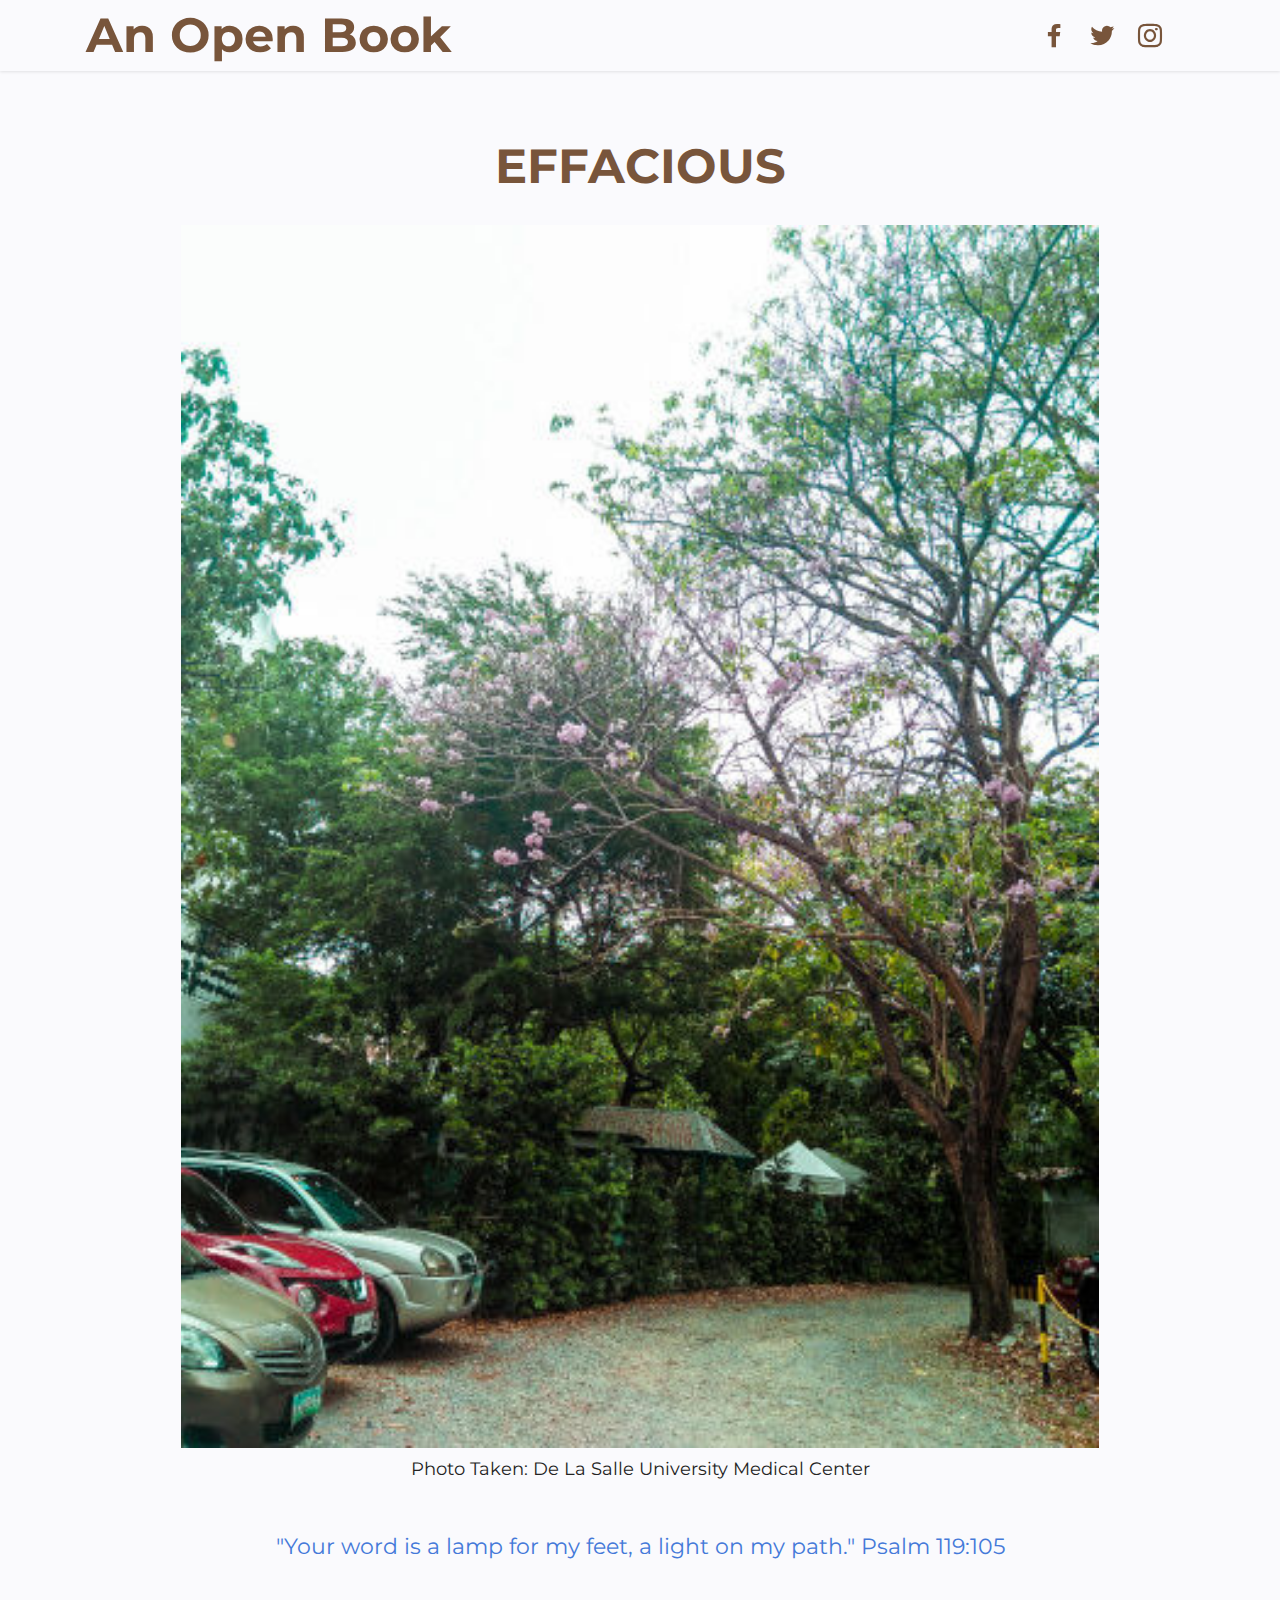
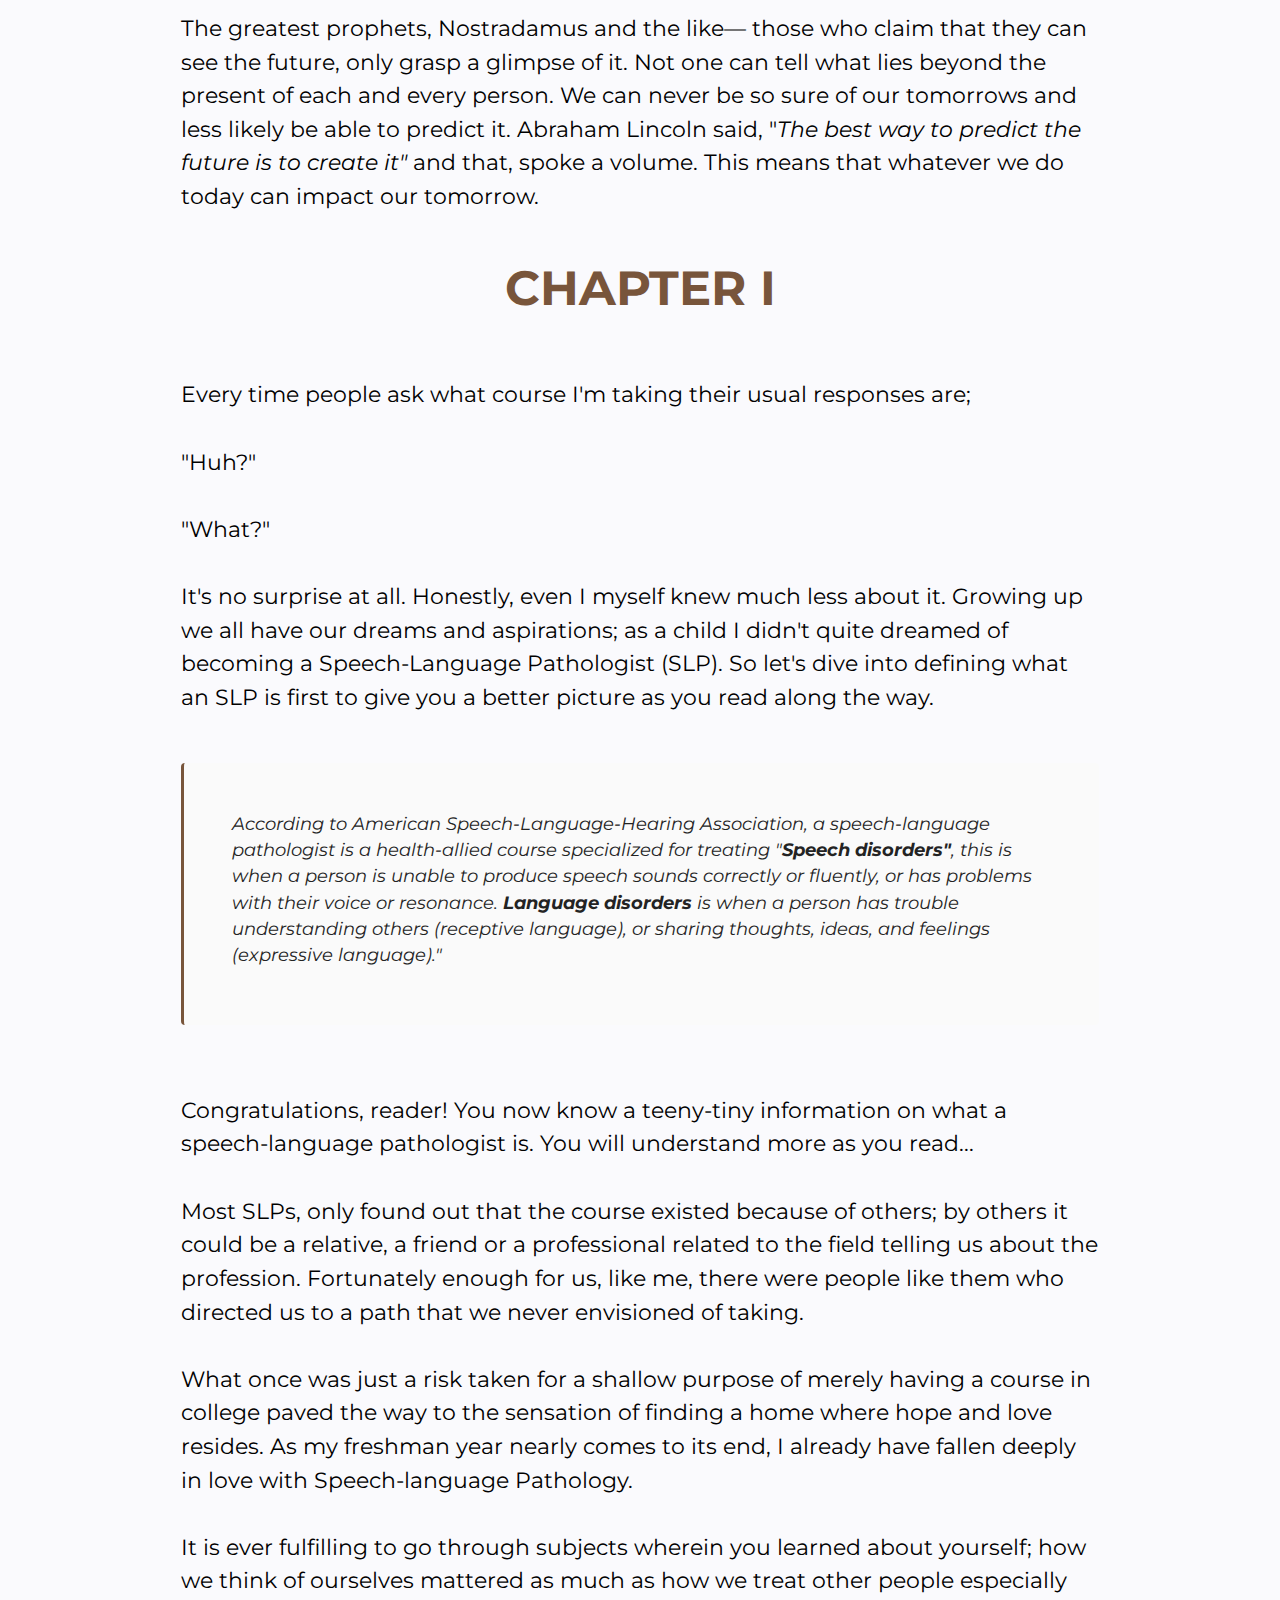
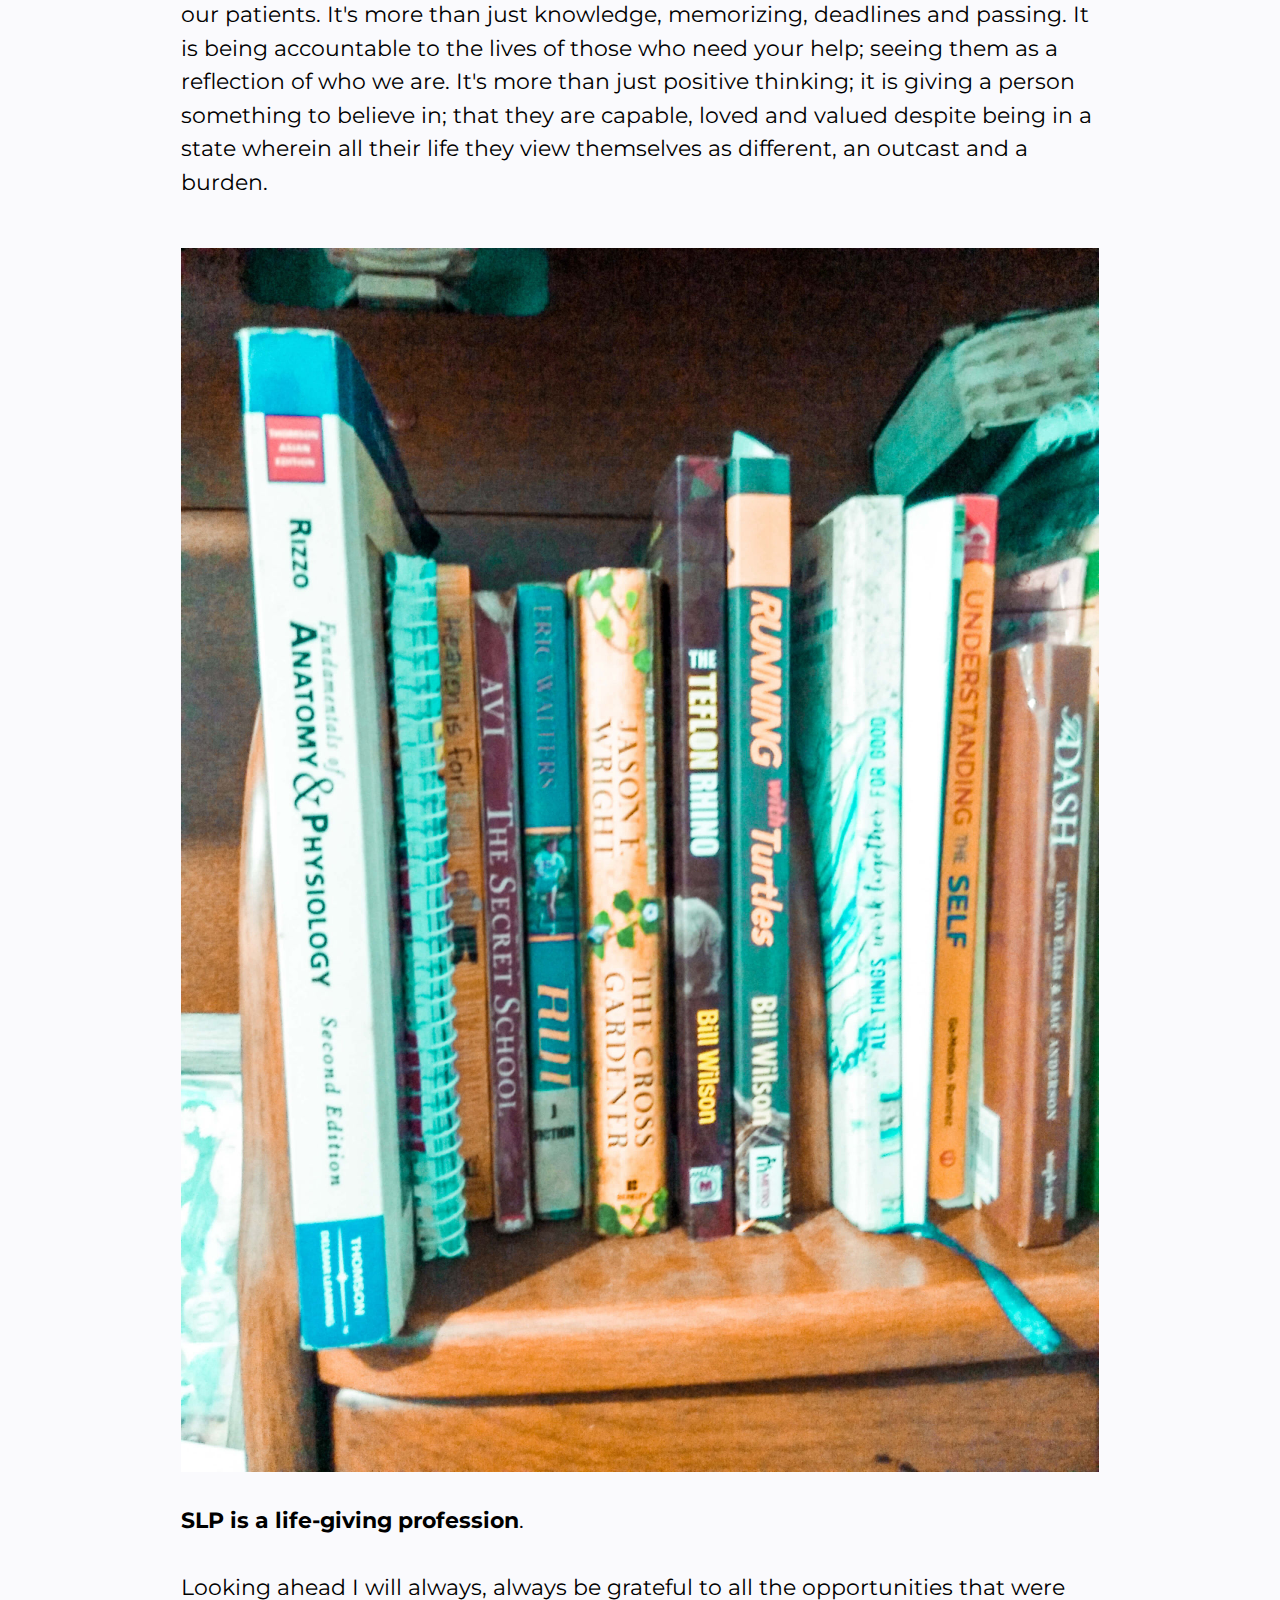
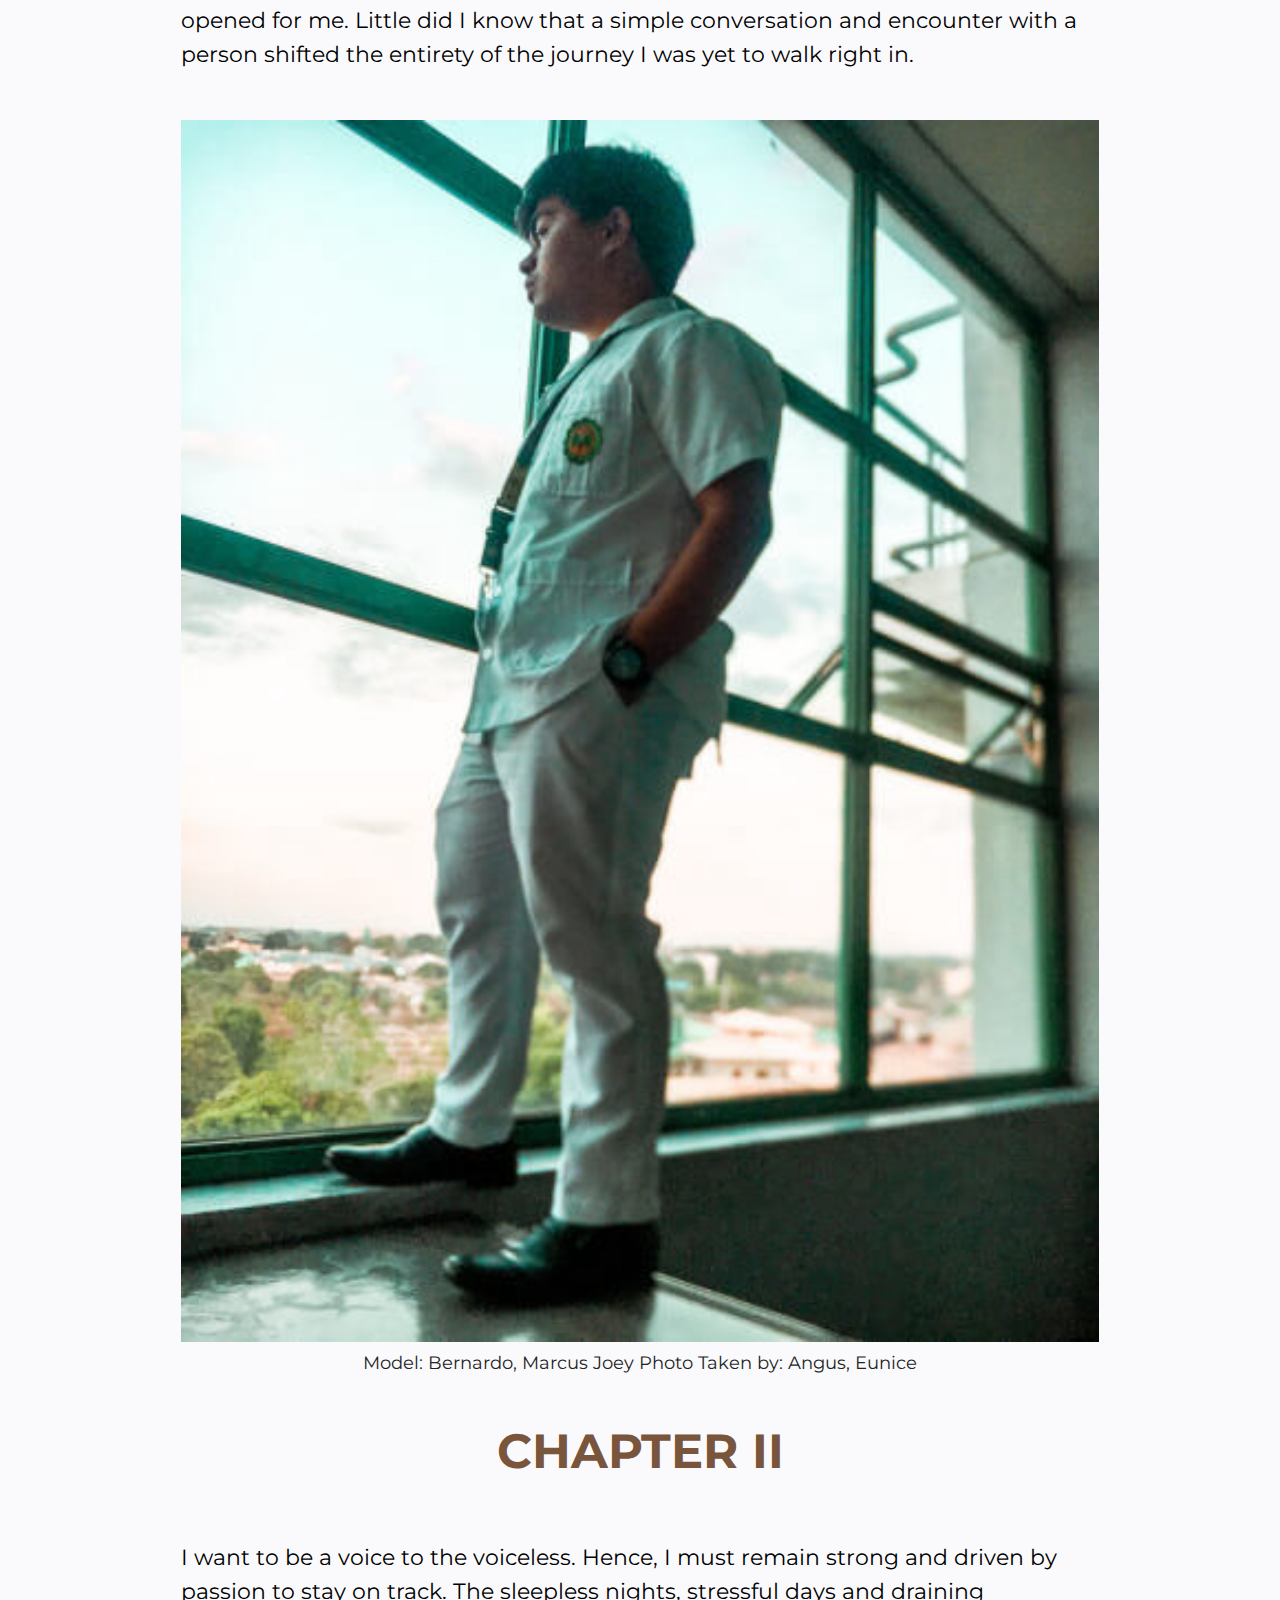
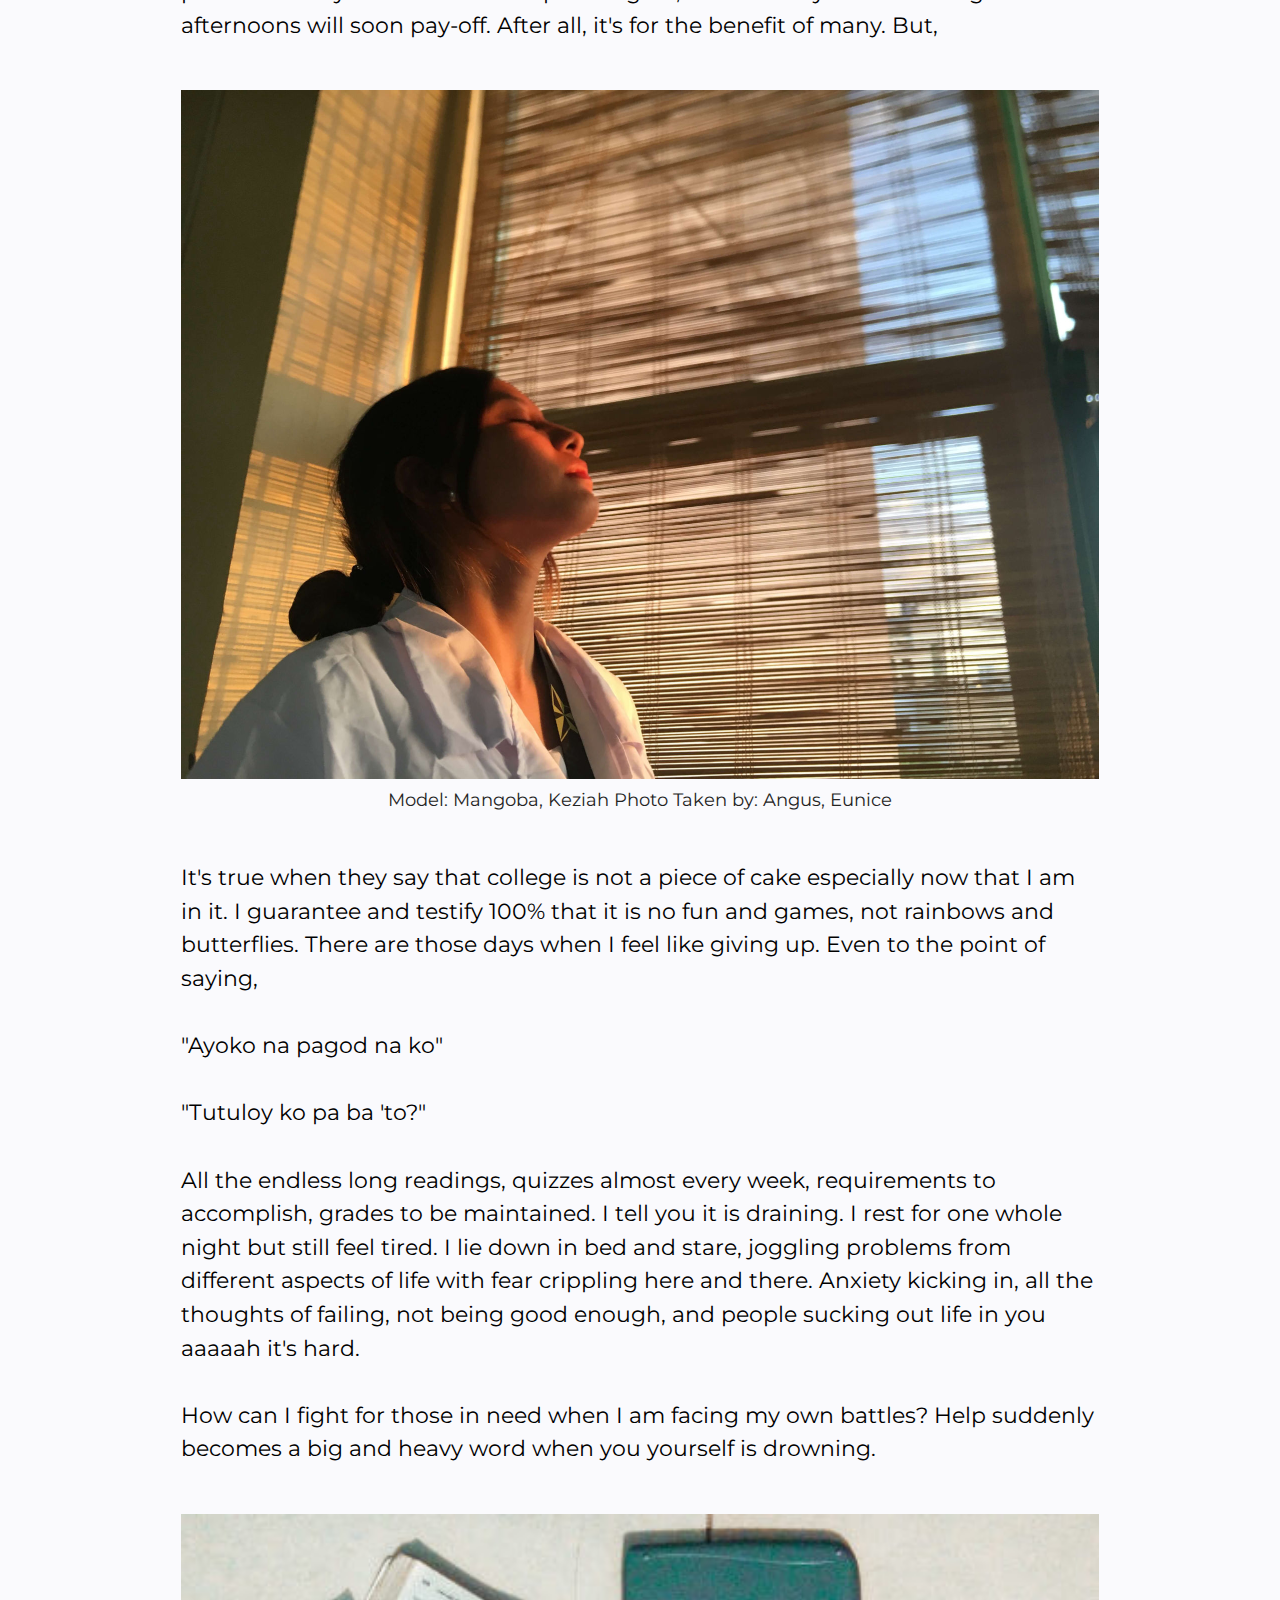
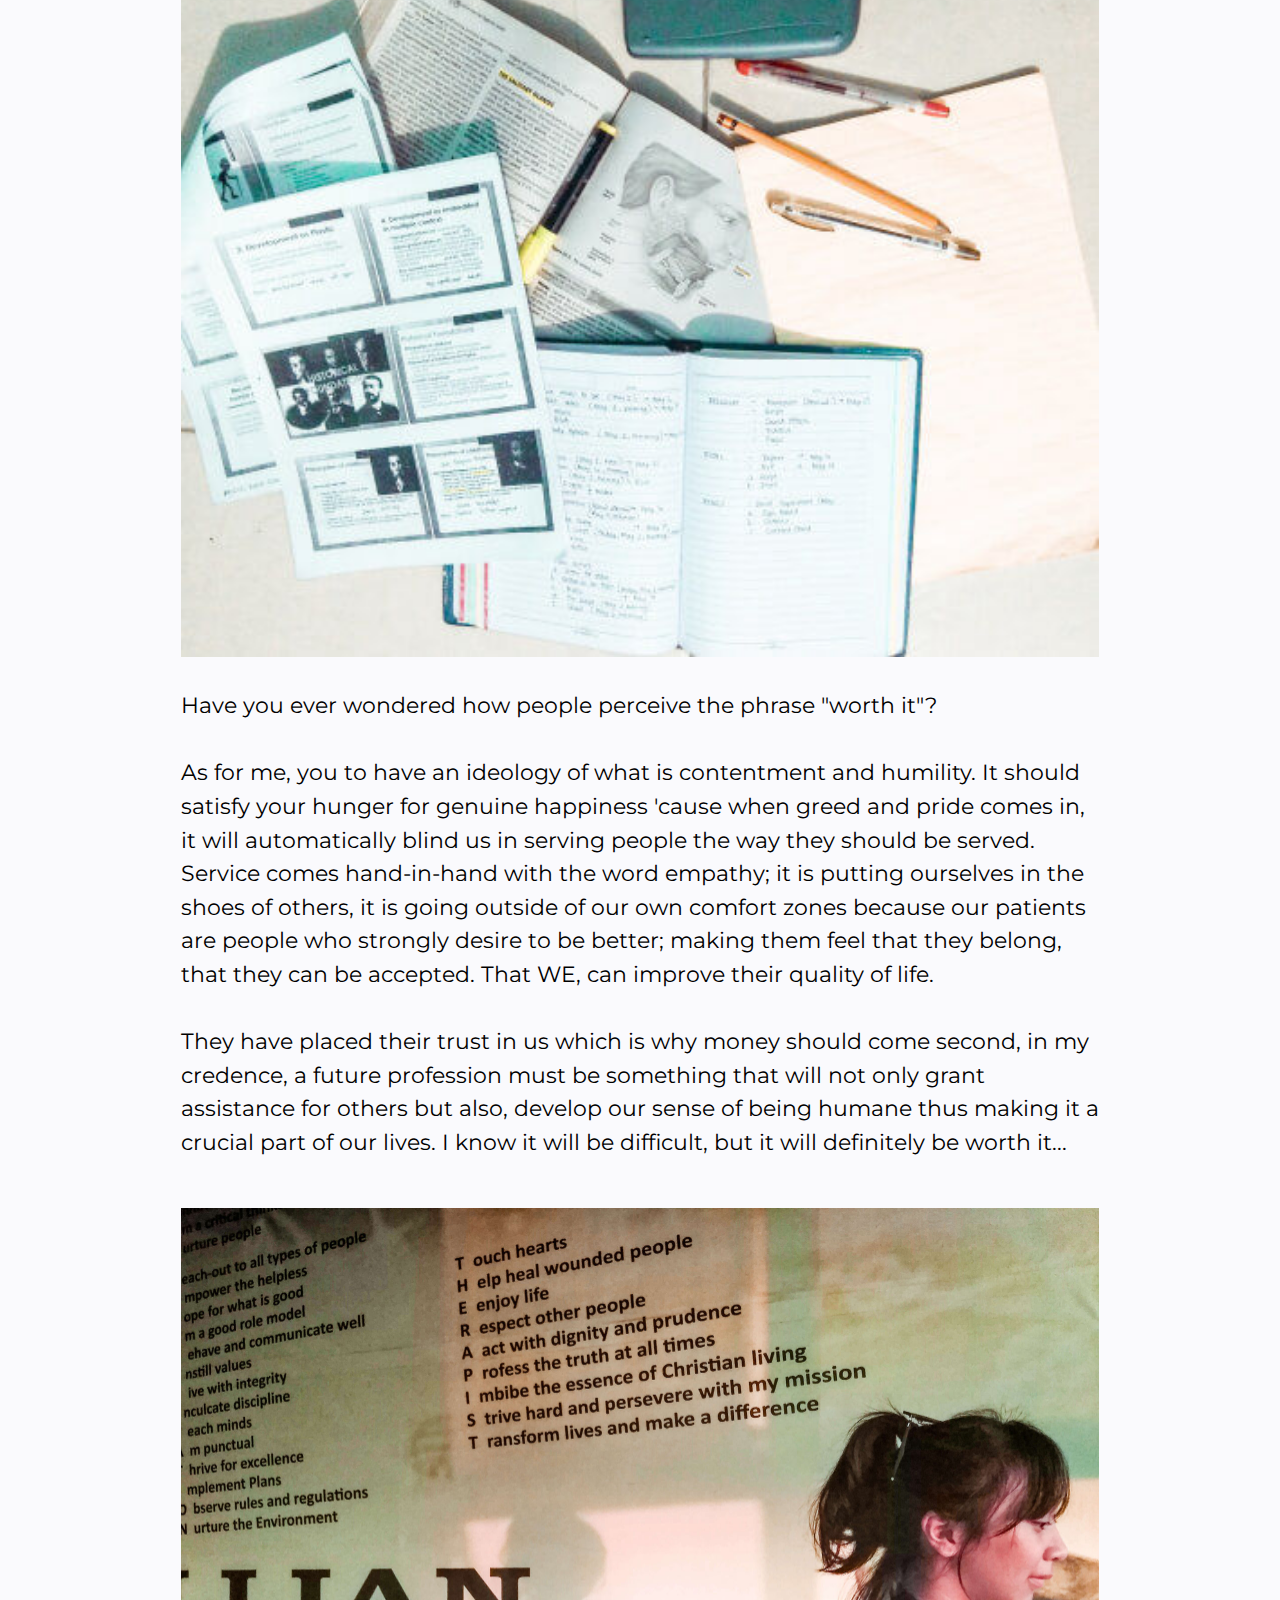
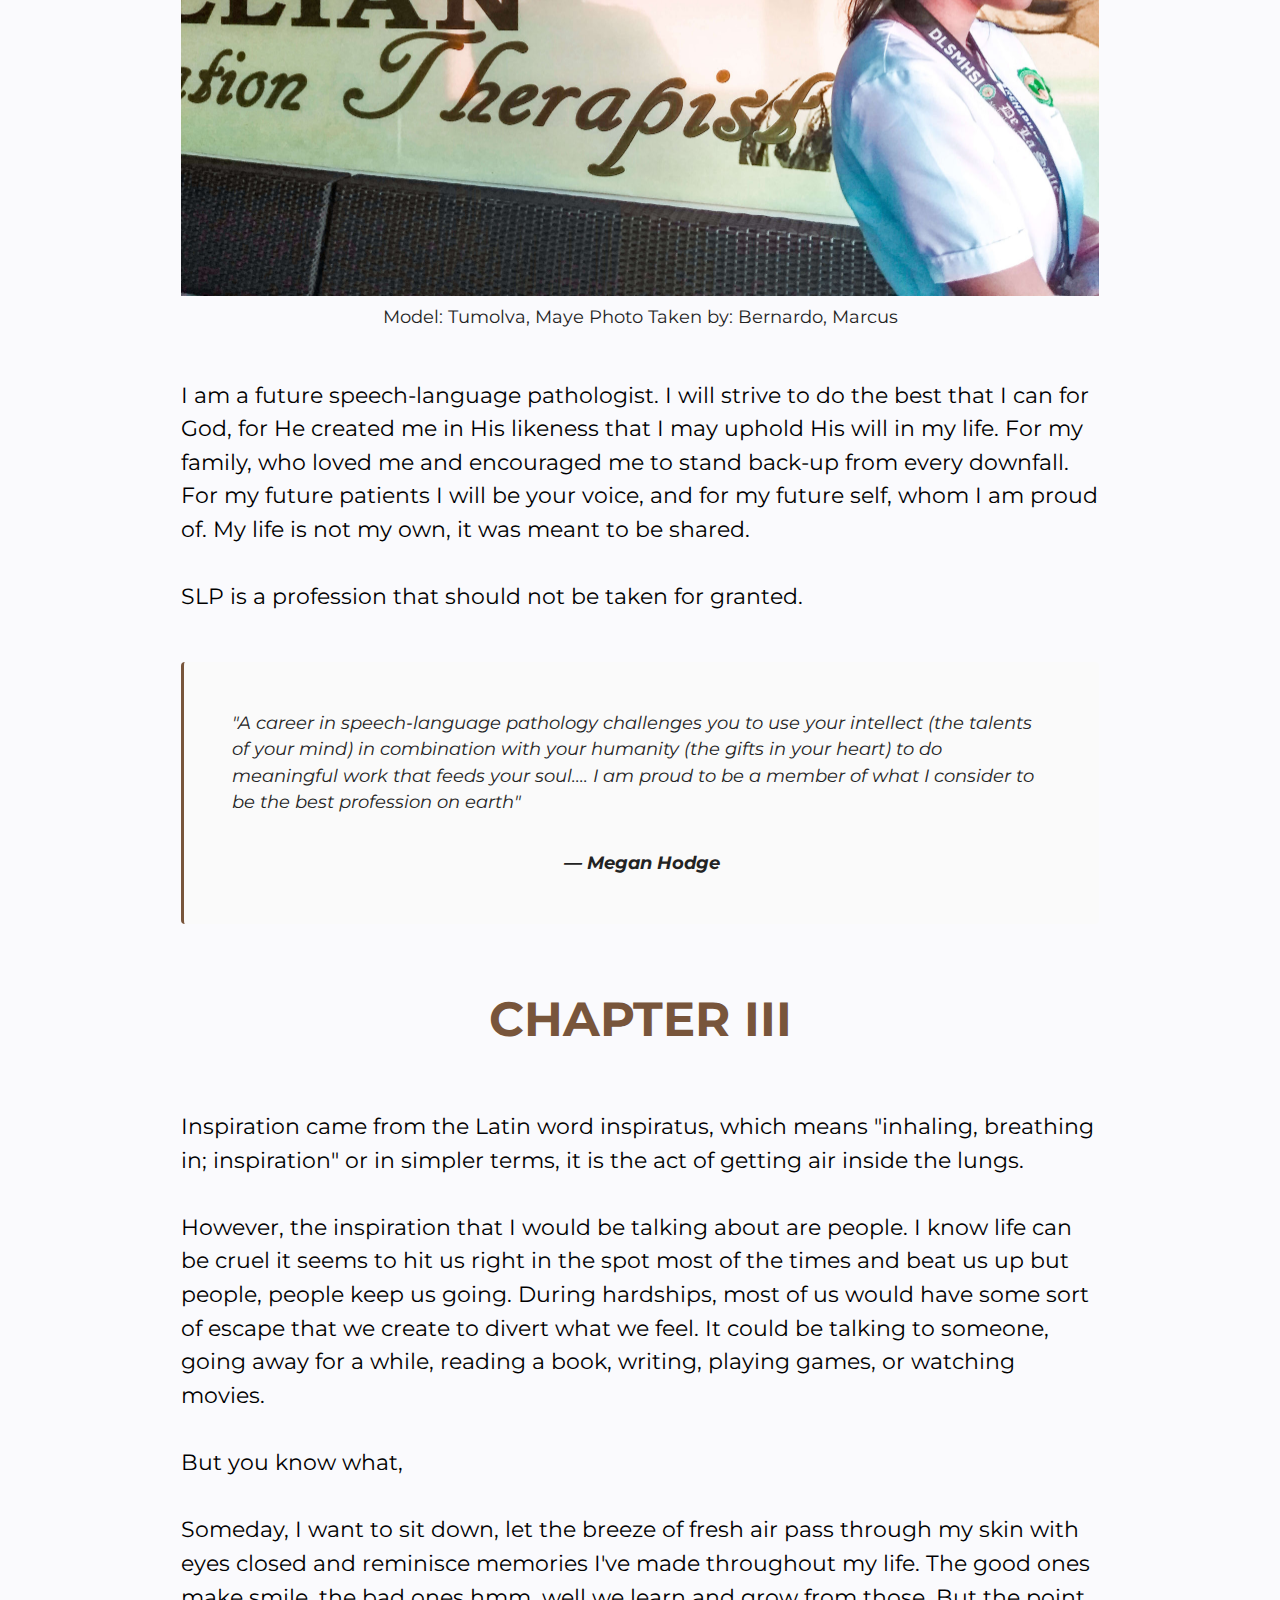
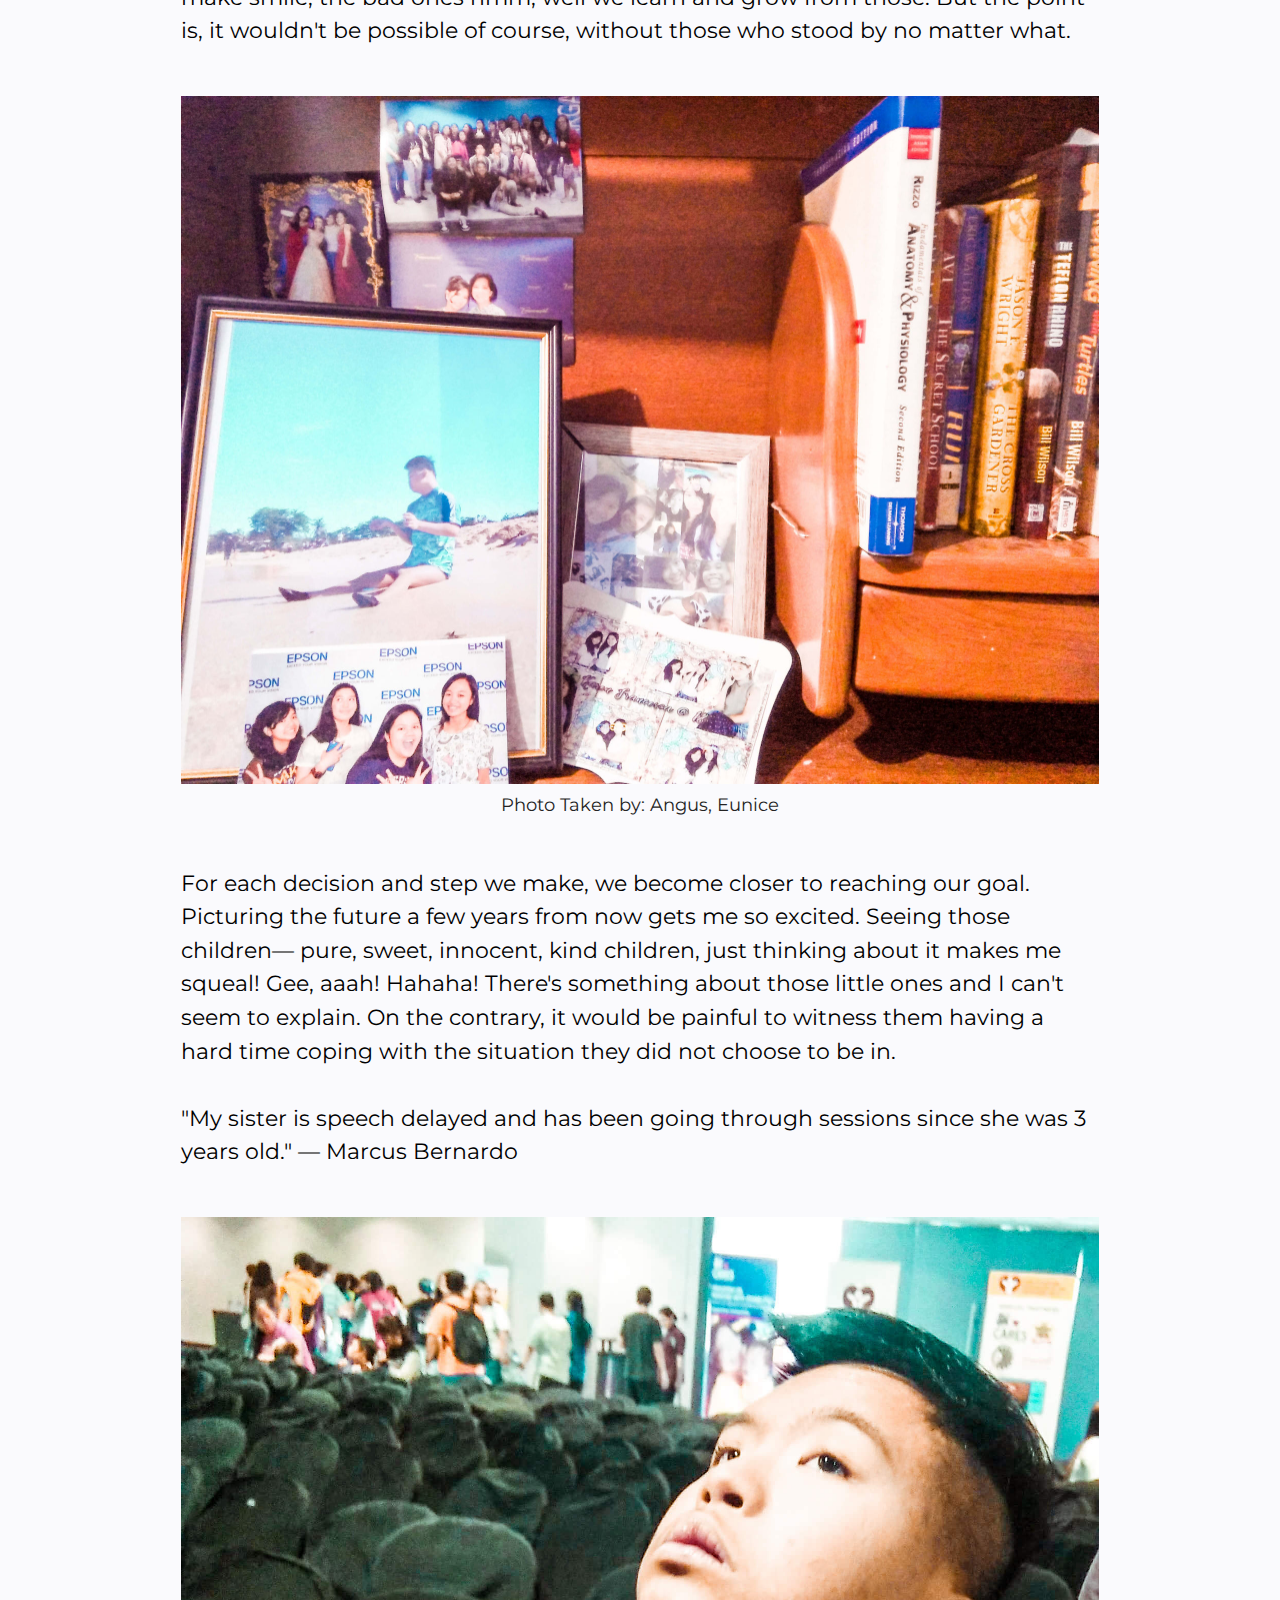
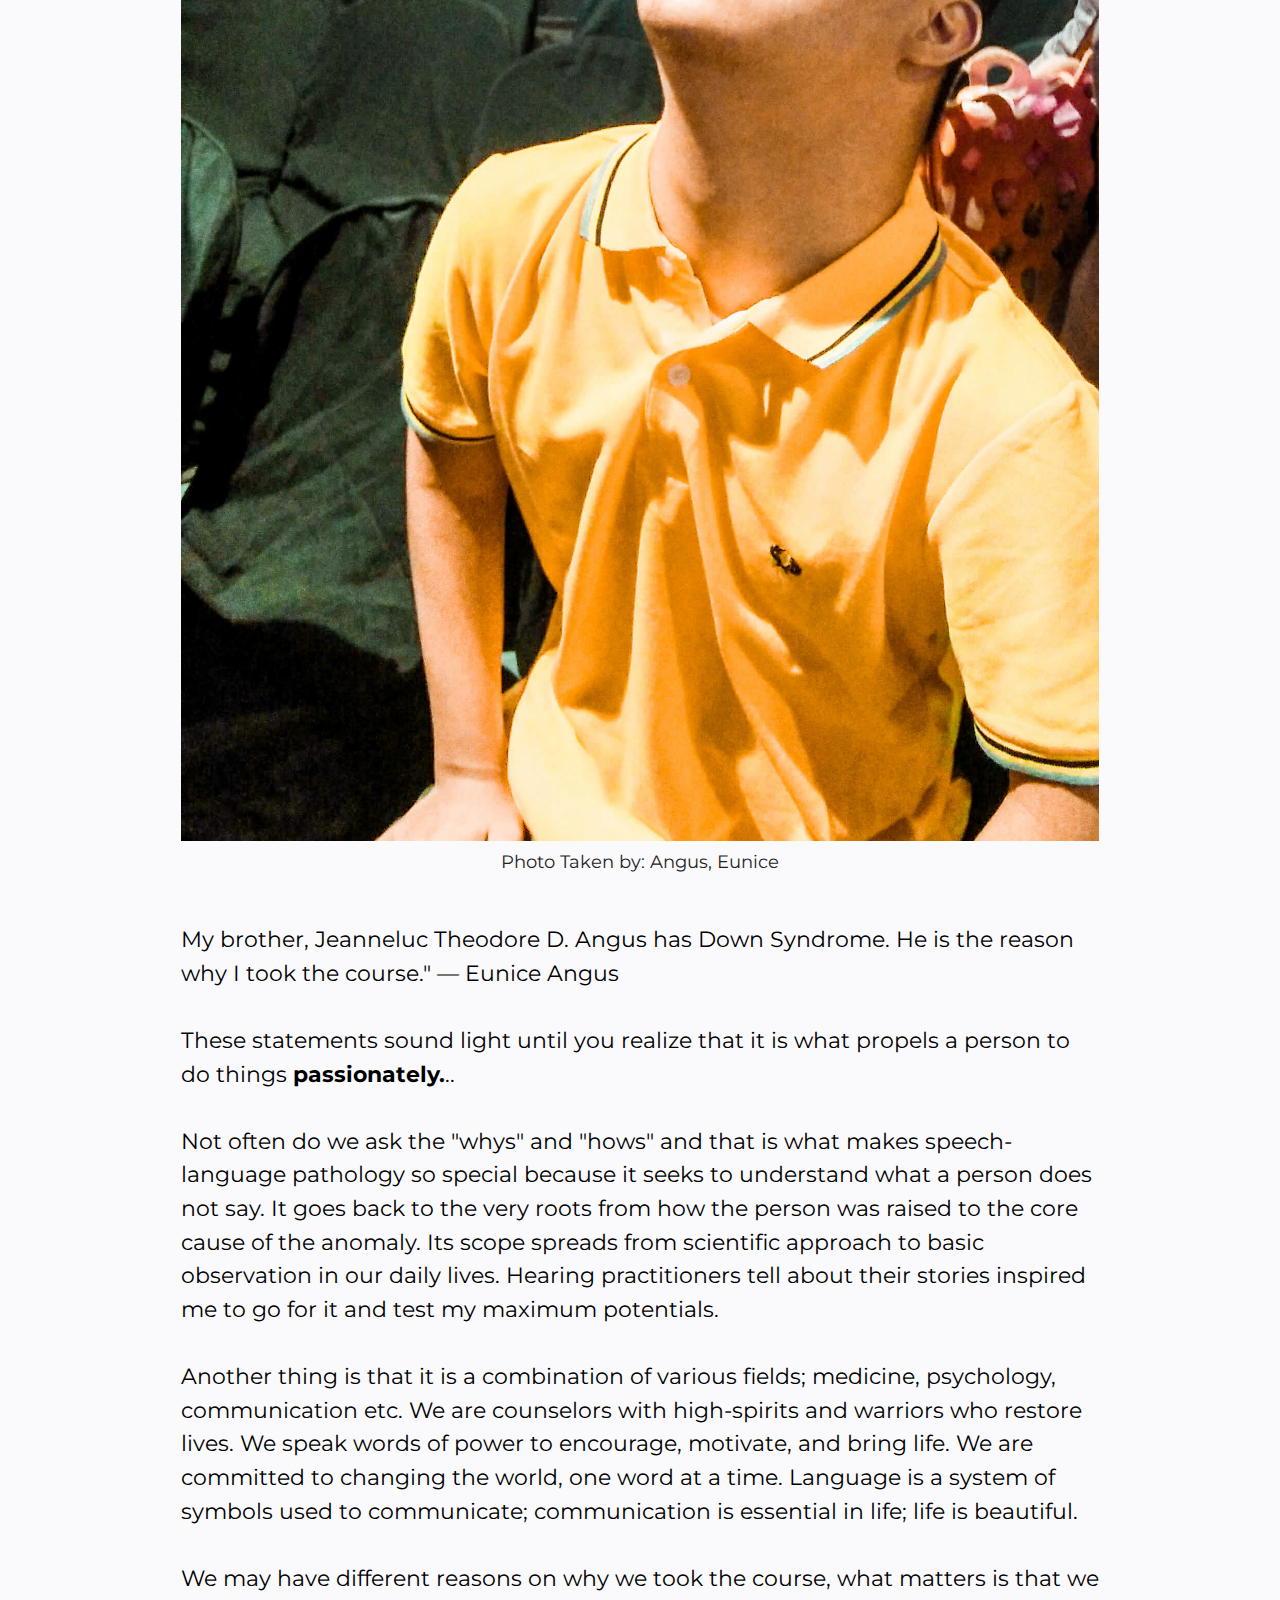
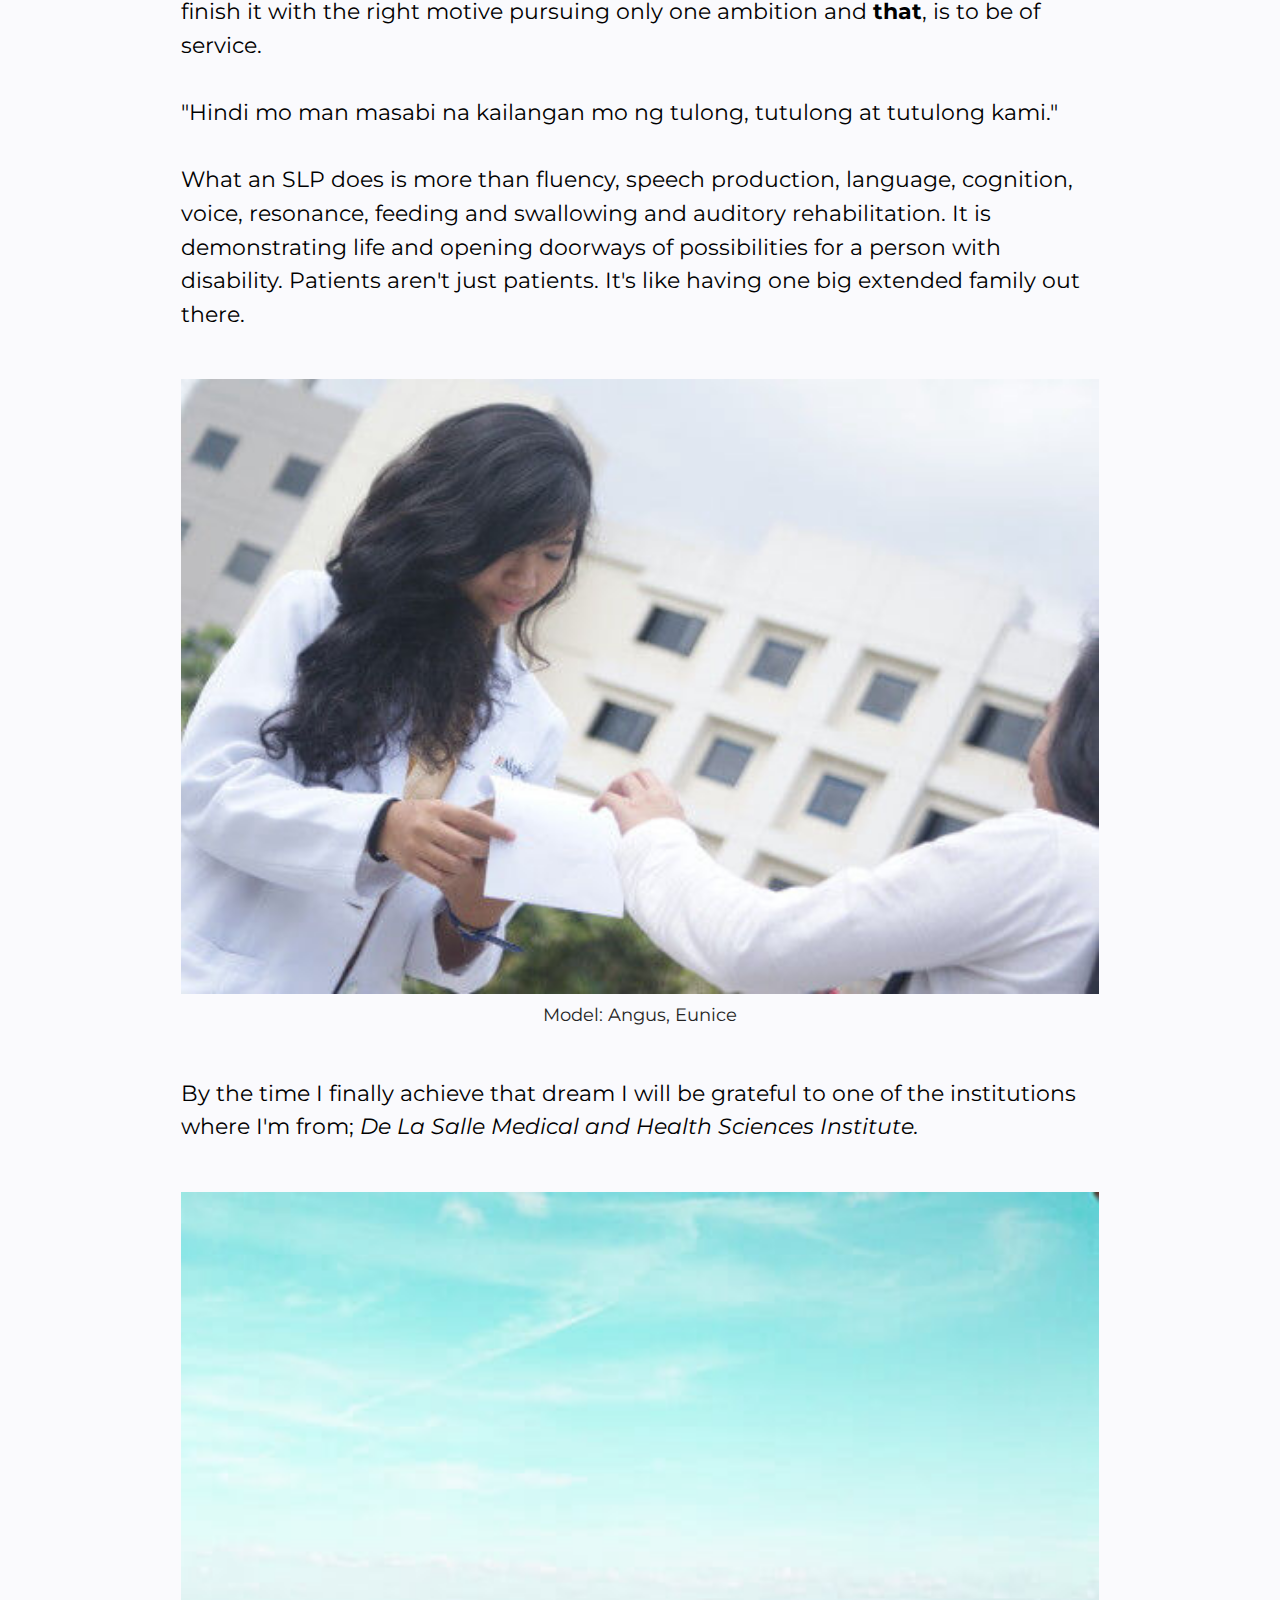
<file: page7.html>
<!DOCTYPE html>
<html  >
<head>

  <meta charset="UTF-8">
  <meta http-equiv="X-UA-Compatible" content="IE=edge">
  <meta name="generator" content="Mobirise v5.1.4, mobirise.com">
  <meta name="viewport" content="width=device-width, initial-scale=1, minimum-scale=1">
  <link rel="shortcut icon" href="assets/images/circle-cropped-1-128x128-1.png" type="image/x-icon">
  <meta name="description" content="">
  
  
  <title>EFFACIOUS</title>
  <link rel="stylesheet" href="assets/tether/tether.min.css">
  <link rel="stylesheet" href="assets/bootstrap/css/bootstrap.min.css">
  <link rel="stylesheet" href="assets/bootstrap/css/bootstrap-grid.min.css">
  <link rel="stylesheet" href="assets/bootstrap/css/bootstrap-reboot.min.css">
  <link rel="stylesheet" href="assets/dropdown/css/style.css">
  <link rel="stylesheet" href="assets/socicon/css/styles.css">
  <link rel="stylesheet" href="assets/theme/css/style.css">
  <link rel="preload" as="style" href="assets/mobirise/css/mbr-additional.css"><link rel="stylesheet" href="assets/mobirise/css/mbr-additional.css" type="text/css">
  
  
  
  
</head>
<body>
  
  <section class="menu menu3 cid-sc4ndcMfeV" once="menu" id="menu3-7e">
    
    <nav class="navbar navbar-dropdown navbar-fixed-top navbar-expand-lg">
        <div class="container">
            <div class="navbar-brand">
                
                <span class="navbar-caption-wrap"><a class="navbar-caption text-primary display-2" href="index.html#header3-4">An Open Book</a></span>
            </div>
            <button class="navbar-toggler" type="button" data-toggle="collapse" data-target="#navbarSupportedContent" aria-controls="navbarNavAltMarkup" aria-expanded="false" aria-label="Toggle navigation">
                <div class="hamburger">
                    <span></span>
                    <span></span>
                    <span></span>
                    <span></span>
                </div>
            </button>
            <div class="collapse navbar-collapse" id="navbarSupportedContent">
                
                <div class="icons-menu">
                    <a class="iconfont-wrapper" href="https://web.facebook.com/sempiternalword?_rdc=1&_rdr" target="_blank">
                        <span class="p-2 mbr-iconfont socicon-facebook socicon"></span>
                    </a>
                    <a class="iconfont-wrapper" href="https://twitter.com/sempiternalword?fbclid=IwAR0Jkj_iWtZdvNBF_PI8IkRTvx3H0OFald3Rp8v8pCiQILHXlvVpCSY2Oso" target="_blank">
                        <span class="p-2 mbr-iconfont socicon-twitter socicon"></span>
                    </a>
                    <a class="iconfont-wrapper" href="https://www.instagram.com/sempiternalword/?hl=en&fbclid=IwAR2Ke2Ap63FxKErA_Xv5qHt0tJk1MAZ94StgDJ7eDjH904H9ItjBIxammAg" target="_blank">
                        <span class="p-2 mbr-iconfont socicon-instagram socicon"></span>
                    </a>
                    
                </div>
                
            </div>
        </div>
    </nav>
</section>

<section class="content4 cid-sdAye3pddg" id="content4-7g">
    
    
    <div class="container">
        <div class="row justify-content-center">
            <div class="title col-md-12 col-lg-10">
                <h3 class="mbr-section-title mbr-fonts-style align-center mb-4 display-2"><strong>EFFACIOUS</strong></h3>
                
                
            </div>
        </div>
    </div>
</section>

<section class="image3 cid-sdAxMQ8ilg" id="image3-7f">
    

    

    <div class="container">
        <div class="row justify-content-center">
            <div class="col-12 col-lg-10">
                <div class="image-wrapper">
                    <img src="assets/images/ef-376x501.jpg" alt="">
                    <p class="mbr-description mbr-fonts-style mt-2 align-center display-4">
                        Photo Taken: De La Salle University Medical Center</p>
                </div>
            </div>
        </div>
    </div>
</section>

<section class="content5 cid-sdAyqOBHUP" id="content5-7h">
    
    <div class="container">
        <div class="row justify-content-center">
            <div class="col-md-12 col-lg-10">
                
                
                <p class="mbr-text mbr-fonts-style display-7">
                    "Your word is a lamp for my feet, a light on my path." Psalm 119:105</p>
            </div>
        </div>
    </div>
</section>

<section class="content5 cid-sdAyywhXgx" id="content5-7i">
    
    <div class="container">
        <div class="row justify-content-center">
            <div class="col-md-12 col-lg-10">
                
                
                <p class="mbr-text mbr-fonts-style display-7">The greatest prophets, Nostradamus and the like— those who claim that they can see the future, only grasp a glimpse of it. Not one can tell what lies beyond the present of each and every person. We can never be so sure of our tomorrows and less likely be able to predict it. Abraham Lincoln said, "<em>The best way to predict the future is to create it" </em>and that, spoke a volume. This means that whatever we do today can impact our tomorrow.</p>
            </div>
        </div>
    </div>
</section>

<section class="content4 cid-sdAyHVnKxu" id="content4-7j">
    
    
    <div class="container">
        <div class="row justify-content-center">
            <div class="title col-md-12 col-lg-10">
                <h3 class="mbr-section-title mbr-fonts-style align-center mb-4 display-2"><strong>CHAPTER I</strong></h3>
                
                
            </div>
        </div>
    </div>
</section>

<section class="content5 cid-sdAA46oheo" id="content5-7k">
    
    <div class="container">
        <div class="row justify-content-center">
            <div class="col-md-12 col-lg-10">
                
                
                <p class="mbr-text mbr-fonts-style display-7">Every time people ask what course I'm taking their usual responses are;<br><br>"Huh?"<br><br>"What?"<br><br>It's no surprise at all. Honestly, even I myself knew much less about it. Growing up we all have our dreams and aspirations; as a child I didn't quite dreamed of becoming a Speech-Language Pathologist (SLP). So let's dive into defining what an SLP is first to give you a better picture as you read along the way.</p>
            </div>
        </div>
    </div>
</section>

<section class="content7 cid-sdAA6YWmP0" id="content7-7l">
    
    <div class="container">
        <div class="row justify-content-center">
            <div class="col-12 col-md-10">
                <blockquote class="mbr-fonts-style display-4">According to American Speech-Language-Hearing Association, a speech-language pathologist is a health-allied course specialized for treating "<strong>Speech disorders"</strong>,&nbsp;this is when a person is unable to produce speech sounds correctly or fluently, or has problems with their voice or resonance. <strong>Language disorders </strong>is when a person has trouble understanding others (receptive language), or sharing thoughts, ideas, and feelings (expressive language)."<h5 class="mbr-section-title mbr-fonts-style mb-2"></h5></blockquote>
            </div>
        </div>
    </div>
</section>

<section class="content5 cid-sdAAp3zeF3" id="content5-7m">
    
    <div class="container">
        <div class="row justify-content-center">
            <div class="col-md-12 col-lg-10">
                
                
                <p class="mbr-text mbr-fonts-style display-7">Congratulations, reader! You now know a teeny-tiny information on what a speech-language pathologist is. You will understand more as you read...<br><br>Most SLPs, only found out that the course existed because of others; by others it could be a relative, a friend or a professional related to the field telling us about the profession. Fortunately enough for us, like me, there were people like them who directed us to a path that we never envisioned of taking.<br><br>What once was just a risk taken for a shallow purpose of merely having a course in college paved the way to the sensation of finding a home where hope and love resides. As my freshman year nearly comes to its end, I already have fallen deeply in love with Speech-language Pathology.<br><br>It is ever fulfilling to go through subjects wherein you learned about yourself; how we think of ourselves mattered as much as how we treat other people especially our patients. It's more than just knowledge, memorizing, deadlines and passing. It is being accountable to the lives of those who need your help; seeing them as a reflection of who we are. It's more than just positive thinking; it is giving a person something to believe in; that they are capable, loved and valued despite being in a state wherein all their life they view themselves as different, an outcast and a burden.</p>
            </div>
        </div>
    </div>
</section>

<section class="image3 cid-sdAAxnzPoY" id="image3-7n">
    

    

    <div class="container">
        <div class="row justify-content-center">
            <div class="col-12 col-lg-10">
                <div class="image-wrapper">
                    <img src="assets/images/ef1-1836x2448.jpg" alt="">
                    
                </div>
            </div>
        </div>
    </div>
</section>

<section class="content5 cid-sdAAZbuIs9" id="content5-7o">
    
    <div class="container">
        <div class="row justify-content-center">
            <div class="col-md-12 col-lg-10">
                
                
                <p class="mbr-text mbr-fonts-style display-7"><strong>SLP is a life-giving profession</strong>.<br><br>Looking ahead I will always, always be grateful to all the opportunities that were opened for me. Little did I know that a simple conversation and encounter with a person shifted the entirety of the journey I was yet to walk right in.</p>
            </div>
        </div>
    </div>
</section>

<section class="image3 cid-sdAB5hetrp" id="image3-7p">
    

    

    <div class="container">
        <div class="row justify-content-center">
            <div class="col-12 col-lg-10">
                <div class="image-wrapper">
                    <img src="assets/images/ef2-416x554.jpg" alt="">
                    <p class="mbr-description mbr-fonts-style mt-2 align-center display-4">
                        Model: Bernardo, Marcus Joey Photo Taken by: Angus, Eunice</p>
                </div>
            </div>
        </div>
    </div>
</section>

<section class="content4 cid-sdABm7YUES" id="content4-7q">
    
    
    <div class="container">
        <div class="row justify-content-center">
            <div class="title col-md-12 col-lg-10">
                <h3 class="mbr-section-title mbr-fonts-style align-center mb-4 display-2"><strong>CHAPTER II</strong></h3>
                
                
            </div>
        </div>
    </div>
</section>

<section class="content5 cid-sdABoC5wJB" id="content5-7r">
    
    <div class="container">
        <div class="row justify-content-center">
            <div class="col-md-12 col-lg-10">
                
                
                <p class="mbr-text mbr-fonts-style display-7">I want to be a voice to the voiceless. Hence, I must remain strong and driven by passion to stay on track. The sleepless nights, stressful days and draining afternoons will soon pay-off. After all, it's for the benefit of many. But,</p>
            </div>
        </div>
    </div>
</section>

<section class="image3 cid-sdABsE542D" id="image3-7s">
    

    

    <div class="container">
        <div class="row justify-content-center">
            <div class="col-12 col-lg-10">
                <div class="image-wrapper">
                    <img src="assets/images/ef3-1836x1377.jpg" alt="">
                    <p class="mbr-description mbr-fonts-style mt-2 align-center display-4">
                        Model: Mangoba, Keziah Photo Taken by: Angus, Eunice</p>
                </div>
            </div>
        </div>
    </div>
</section>

<section class="content5 cid-sdABTICujo" id="content5-7t">
    
    <div class="container">
        <div class="row justify-content-center">
            <div class="col-md-12 col-lg-10">
                
                
                <p class="mbr-text mbr-fonts-style display-7">It's true when they say that college is not a piece of cake especially now that I am in it. I guarantee and testify 100% that it is no fun and games, not rainbows and butterflies. There are those days when I feel like giving up. Even to the point of saying,<br><br>"Ayoko na pagod na ko"<br><br>"Tutuloy ko pa ba 'to?"<br><br>All the endless long readings, quizzes almost every week, requirements to accomplish, grades to be maintained. I tell you it is draining. I rest for one whole night but still feel tired. I lie down in bed and stare, joggling problems from different aspects of life with fear crippling here and there. Anxiety kicking in, all the thoughts of failing, not being good enough, and people sucking out life in you aaaaah it's hard.<br><br>How can I fight for those in need when I am facing my own battles? Help suddenly becomes a big and heavy word when you yourself is drowning.<br></p>
            </div>
        </div>
    </div>
</section>

<section class="image3 cid-sdABZbtdqf" id="image3-7u">
    

    

    <div class="container">
        <div class="row justify-content-center">
            <div class="col-12 col-lg-10">
                <div class="image-wrapper">
                    <img src="assets/images/ef4-509x412.jpg" alt="">
                    
                </div>
            </div>
        </div>
    </div>
</section>

<section class="content5 cid-sdAC8J99mZ" id="content5-7v">
    
    <div class="container">
        <div class="row justify-content-center">
            <div class="col-md-12 col-lg-10">
                
                
                <p class="mbr-text mbr-fonts-style display-7">Have you ever wondered how people perceive the phrase "worth it"?<br><br>As for me, you to have an ideology of what is contentment and humility. It should satisfy your hunger for genuine happiness 'cause when greed and pride comes in, it will automatically blind us in serving people the way they should be served. Service comes hand-in-hand with the word empathy; it is putting ourselves in the shoes of others, it is going outside of our own comfort zones because our patients are people who strongly desire to be better; making them feel that they belong, that they can be accepted. That WE, can improve their quality of life.<br><br>They have placed their trust in us which is why money should come second, in my credence, a future profession must be something that will not only grant assistance for others but also, develop our sense of being humane thus making it a crucial part of our lives. I know it will be difficult, but it will definitely be worth it...</p>
            </div>
        </div>
    </div>
</section>

<section class="image3 cid-sdACIzOOdk" id="image3-7w">
    

    

    <div class="container">
        <div class="row justify-content-center">
            <div class="col-12 col-lg-10">
                <div class="image-wrapper">
                    <img src="assets/images/ef5-1836x1377.jpg" alt="">
                    <p class="mbr-description mbr-fonts-style mt-2 align-center display-4">
                        Model: Tumolva, Maye Photo Taken by: Bernardo, Marcus</p>
                </div>
            </div>
        </div>
    </div>
</section>

<section class="content5 cid-sdACW97QKL" id="content5-7x">
    
    <div class="container">
        <div class="row justify-content-center">
            <div class="col-md-12 col-lg-10">
                
                
                <p class="mbr-text mbr-fonts-style display-7">I am a future speech-language pathologist. I will strive to do the best that I can for God, for He created me in His likeness that I may uphold His will in my life. For my family, who loved me and encouraged me to stand back-up from every downfall. For my future patients I will be your voice, and for my future self, whom I am proud of. My life is not my own, it was meant to be shared.<br><br>SLP is a profession that should not be taken for granted.</p>
            </div>
        </div>
    </div>
</section>

<section class="content7 cid-sdAD8yVKR9" id="content7-7y">
    
    <div class="container">
        <div class="row justify-content-center">
            <div class="col-12 col-md-10">
                <blockquote class="mbr-fonts-style display-4">"A career in speech-language pathology challenges you to use your intellect (the talents of your mind) in combination with your humanity (the gifts in your heart) to do meaningful work that feeds your soul.... I am proud to be a member of what I consider to be the best profession on earth"<h5 class="mbr-section-title mbr-fonts-style mb-2"></h5><div><strong><br></strong></div><div><strong>— Megan Hodge</strong></div></blockquote>
            </div>
        </div>
    </div>
</section>

<section class="content4 cid-sdADgbOLtX" id="content4-7z">
    
    
    <div class="container">
        <div class="row justify-content-center">
            <div class="title col-md-12 col-lg-10">
                <h3 class="mbr-section-title mbr-fonts-style align-center mb-4 display-2"><strong>CHAPTER III</strong></h3>
                
                
            </div>
        </div>
    </div>
</section>

<section class="content5 cid-sdADk1Ohjb" id="content5-80">
    
    <div class="container">
        <div class="row justify-content-center">
            <div class="col-md-12 col-lg-10">
                
                
                <p class="mbr-text mbr-fonts-style display-7">Inspiration came from the Latin word inspiratus, which means "inhaling, breathing in; inspiration" or in simpler terms, it is the act of getting air inside the lungs.<br><br>However, the inspiration that I would be talking about are people. I know life can be cruel it seems to hit us right in the spot most of the times and beat us up but people, people keep us going. During hardships, most of us would have some sort of escape that we create to divert what we feel. It could be talking to someone, going away for a while, reading a book, writing, playing games, or watching movies.<br><br>But you know what,<br><br>Someday, I want to sit down, let the breeze of fresh air pass through my skin with eyes closed and reminisce memories I've made throughout my life. The good ones make smile, the bad ones hmm, well we learn and grow from those. But the point is, it wouldn't be possible of course, without those who stood by no matter what.</p>
            </div>
        </div>
    </div>
</section>

<section class="image3 cid-sdADpIfeNT" id="image3-81">
    

    

    <div class="container">
        <div class="row justify-content-center">
            <div class="col-12 col-lg-10">
                <div class="image-wrapper">
                    <img src="assets/images/ef6-1836x1377.jpg" alt="">
                    <p class="mbr-description mbr-fonts-style mt-2 align-center display-4">
                        Photo Taken by: Angus, Eunice</p>
                </div>
            </div>
        </div>
    </div>
</section>

<section class="content5 cid-sdADBmLs2X" id="content5-82">
    
    <div class="container">
        <div class="row justify-content-center">
            <div class="col-md-12 col-lg-10">
                
                
                <p class="mbr-text mbr-fonts-style display-7">For each decision and step we make, we become closer to reaching our goal. Picturing the future a few years from now gets me so excited. Seeing those children— pure, sweet, innocent, kind children, just thinking about it makes me squeal! Gee, aaah! Hahaha! There's something about those little ones and I can't seem to explain. On the contrary, it would be painful to witness them having a hard time coping with the situation they did not choose to be in.<br><br>"My sister is speech delayed and has been going through sessions since she was 3 years old." — Marcus Bernardo</p>
            </div>
        </div>
    </div>
</section>

<section class="image3 cid-sdAE5EpV7S" id="image3-83">
    

    

    <div class="container">
        <div class="row justify-content-center">
            <div class="col-12 col-lg-10">
                <div class="image-wrapper">
                    <img src="assets/images/ef7-1781x2374.jpg" alt="">
                    <p class="mbr-description mbr-fonts-style mt-2 align-center display-4">
                        Photo Taken by: Angus, Eunice</p>
                </div>
            </div>
        </div>
    </div>
</section>

<section class="content5 cid-sdAEh58QLj" id="content5-84">
    
    <div class="container">
        <div class="row justify-content-center">
            <div class="col-md-12 col-lg-10">
                
                
                <p class="mbr-text mbr-fonts-style display-7">My brother, Jeanneluc Theodore D. Angus has Down Syndrome. He is the reason why I took the course." — Eunice Angus<br><br>These statements sound light until you realize that it is what propels a person to do things <strong>passionately.</strong>..<br><br>Not often do we ask the "whys" and "hows" and that is what makes speech-language pathology so special because it seeks to understand what a person does not say. It goes back to the very roots from how the person was raised to the core cause of the anomaly. Its scope spreads from scientific approach to basic observation in our daily lives. Hearing practitioners tell about their stories inspired me to go for it and test my maximum potentials.<br><br>Another thing is that it is a combination of various fields; medicine, psychology, communication etc. We are counselors with high-spirits and warriors who restore lives. We speak words of power to encourage, motivate, and bring life. We are committed to changing the world, one word at a time. Language is a system of symbols used to communicate; communication is essential in life; life is beautiful.<br><br>We may have different reasons on why we took the course, what matters is that we finish it with the right motive pursuing only one ambition and <strong>that</strong>, is to be of service.<br><br>"Hindi mo man masabi na kailangan mo ng tulong, tutulong at tutulong kami."<br><br>What an SLP does is more than fluency, speech production, language, cognition, voice, resonance, feeding and swallowing and auditory rehabilitation. It is demonstrating life and opening doorways of possibilities for a person with disability. Patients aren't just patients. It's like having one big extended family out there.</p>
            </div>
        </div>
    </div>
</section>

<section class="image3 cid-sdAER5qud4" id="image3-85">
    

    

    <div class="container">
        <div class="row justify-content-center">
            <div class="col-12 col-lg-10">
                <div class="image-wrapper">
                    <img src="assets/images/ef8-500x335.jpg" alt="">
                    <p class="mbr-description mbr-fonts-style mt-2 align-center display-4">
                        Model: Angus, Eunice</p>
                </div>
            </div>
        </div>
    </div>
</section>

<section class="content5 cid-sdAF81Vb4a" id="content5-86">
    
    <div class="container">
        <div class="row justify-content-center">
            <div class="col-md-12 col-lg-10">
                
                
                <p class="mbr-text mbr-fonts-style display-7">By the time I finally achieve that dream I will be grateful to one of the institutions where I'm from; <em>De La Salle Medical and Health Sciences Institute.</em></p>
            </div>
        </div>
    </div>
</section>

<section class="image3 cid-sdAFh5MOxU" id="image3-87">
    

    

    <div class="container">
        <div class="row justify-content-center">
            <div class="col-12 col-lg-10">
                <div class="image-wrapper">
                    <img src="assets/images/ef9-470x626.jpg" alt="">
                    <p class="mbr-description mbr-fonts-style mt-2 align-center display-4">
                        Photo Taken at: De La Salle Medical and Health Sciences Institute</p>
                </div>
            </div>
        </div>
    </div>
</section>

<section class="content5 cid-sdAFqFJSKi" id="content5-88">
    
    <div class="container">
        <div class="row justify-content-center">
            <div class="col-md-12 col-lg-10">
                
                
                <p class="mbr-text mbr-fonts-style display-7">With God by our side all the frustration, pressure, failures, and wounds will fade away. He brought us here because He will use us for a greater purpose. Alleviating pain is one thing, touching lives is another. Everybody deserves to know that they are important regardless of capabilities.<br><br>Truly, I'm honored to be part of something bigger than myself. I do not in any way regret being here, taking this course, and seeing myself progress through the good and bad days.<br><br>I didn't imagine this but now I am in awe of how everything is falling into place. One person, one conversation followed by a series of turn of events and it is my turn now.<br><br>I'm looking forward to what lies ahead. I have high hopes for each and everyone. Step-up reach out with pure hearts, our life is valuable, make it count and— count others in.<br><br>Wherever life takes us,<br><br><strong>Once an SLP 1-2, will always and forever be an SLP 1-2</strong>.<br><br>Behold your future speech-language pathologists, CSP-PASP by 2022.<br><br>And me, in 2023.</p>
            </div>
        </div>
    </div>
</section>

<section class="image3 cid-sdAFzQn7d8" id="image3-89">
    

    

    <div class="container">
        <div class="row justify-content-center">
            <div class="col-12 col-lg-10">
                <div class="image-wrapper">
                    <img src="assets/images/ef10-1836x1377.jpg" alt="">
                    <p class="mbr-description mbr-fonts-style mt-2 align-center display-4">
                        Photo: SLP 1-2, Batch 2022</p>
                </div>
            </div>
        </div>
    </div>
</section>

<section class="content7 cid-sdAFJBGXM7" id="content7-8a">
    
    <div class="container">
        <div class="row justify-content-center">
            <div class="col-12 col-md-10">
                <blockquote class="mbr-fonts-style display-4"><strong>Efficacious adjective</strong><h5 class="mbr-section-title mbr-fonts-style mb-2"></h5><div><strong><br></strong></div><div><strong>I. (of something inanimate or abstract) successful in producing a desired or intended result; effective.</strong></div></blockquote>
            </div>
        </div>
    </div>
</section>

<section class="content5 cid-sdAFSRWfuj" id="content5-8b">
    
    <div class="container">
        <div class="row justify-content-center">
            <div class="col-md-12 col-lg-10">
                
                
                <p class="mbr-text mbr-fonts-style display-7">
                    "He is before all things, and in him all things hold together." Colossians 1:17</p>
            </div>
        </div>
    </div>
</section>

<section class="share3 cid-sdG4hhW3ZX" id="share3-bs">
    
     
    
    

    <div class="container">
        <div class="media-container-row">
            <div class="col-12">
                <h3 class="mbr-section-title align-center mb-3 mbr-fonts-style display-2">
                    <strong>Follow Us!</strong>
                </h3>
                <div class="social-list align-center">
                   
                    <a class="iconfont-wrapper bg-facebook m-2 " target="_blank" href="https://web.facebook.com/sempiternalword?_rdc=1&_rdr">
                            <span class="socicon-facebook socicon"></span>
                        </a>
                        <a class="iconfont-wrapper bg-twitter m-2" href="https://twitter.com/sempiternalword?fbclid=IwAR0Jkj_iWtZdvNBF_PI8IkRTvx3H0OFald3Rp8v8pCiQILHXlvVpCSY2Oso" target="_blank">
                            <span class="socicon-twitter socicon"></span>
                        </a>
                        <a class="iconfont-wrapper bg-instagram m-2" href="https://www.instagram.com/sempiternalword/?hl=en&fbclid=IwAR2Ke2Ap63FxKErA_Xv5qHt0tJk1MAZ94StgDJ7eDjH904H9ItjBIxammAg" target="_blank">
                            <span class="socicon-instagram socicon"></span>
                        </a>
                        
                        
                        
                        
                        
                        
                        
                        
                </div>
            </div>
        </div>
    </div>
</section>

<section class="footer3 cid-sdG3buoO1W" once="footers" id="footer3-bo">

    

    

    <div class="container">
        <div class="media-container-row align-center mbr-white">
            
            
            <div class="row row-copirayt">
                <p class="mbr-text mb-0 mbr-fonts-style mbr-white align-center display-7">
                    © All Rights Reserved.
                </p>
            </div>
        </div>
    </div>
</section>
  
</body>
</html>
</file>
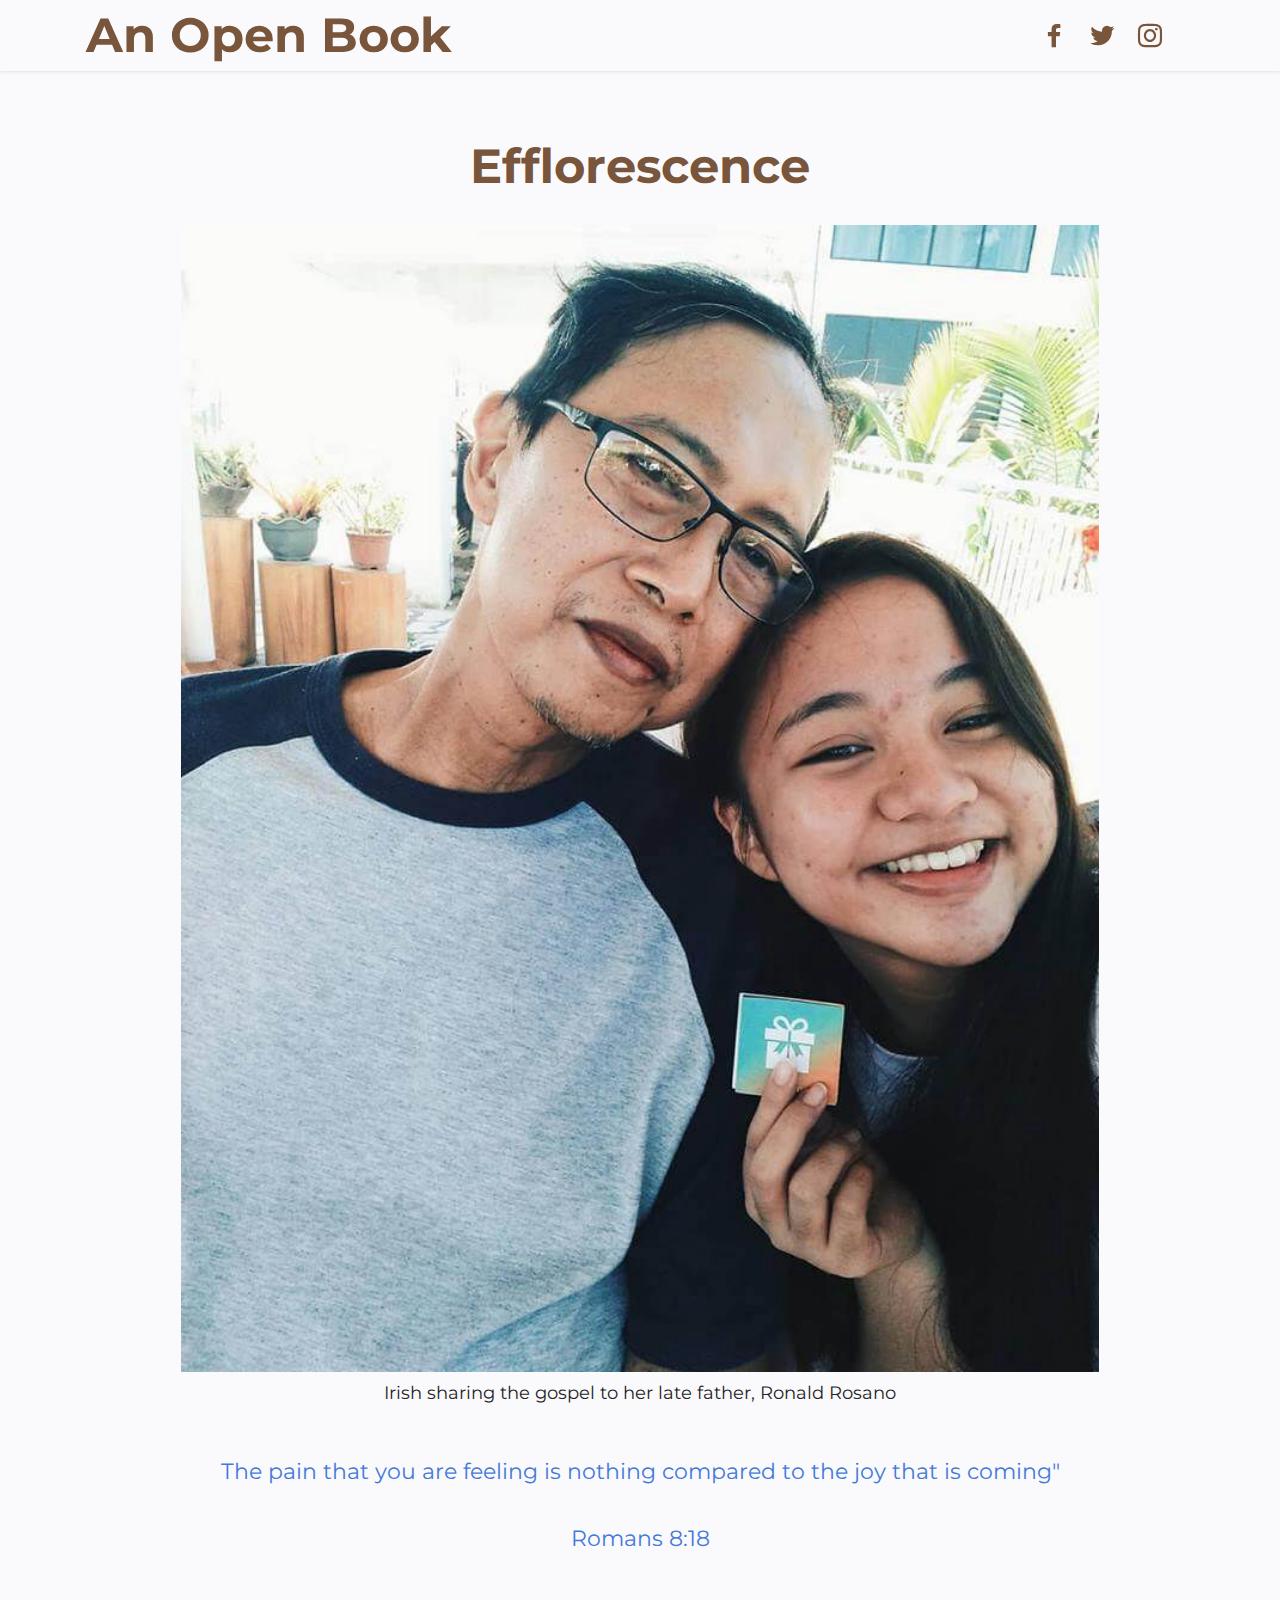
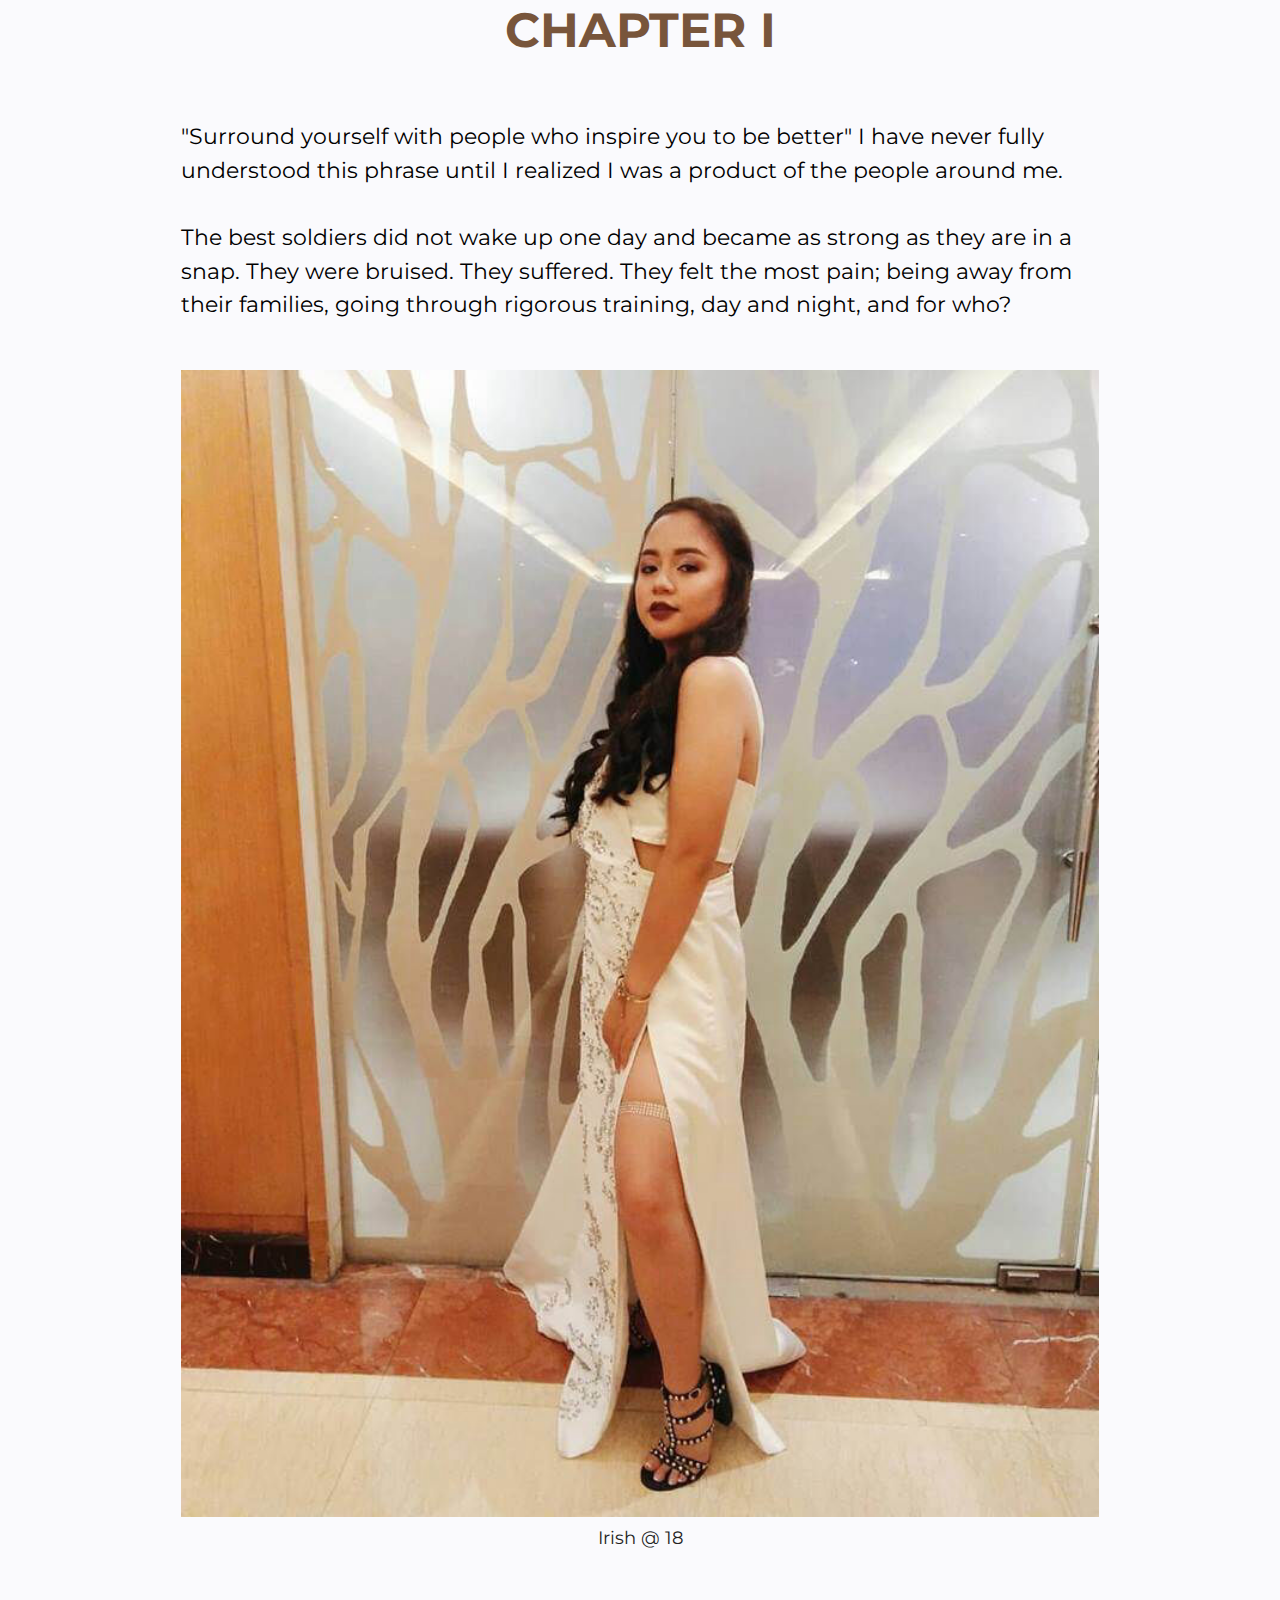
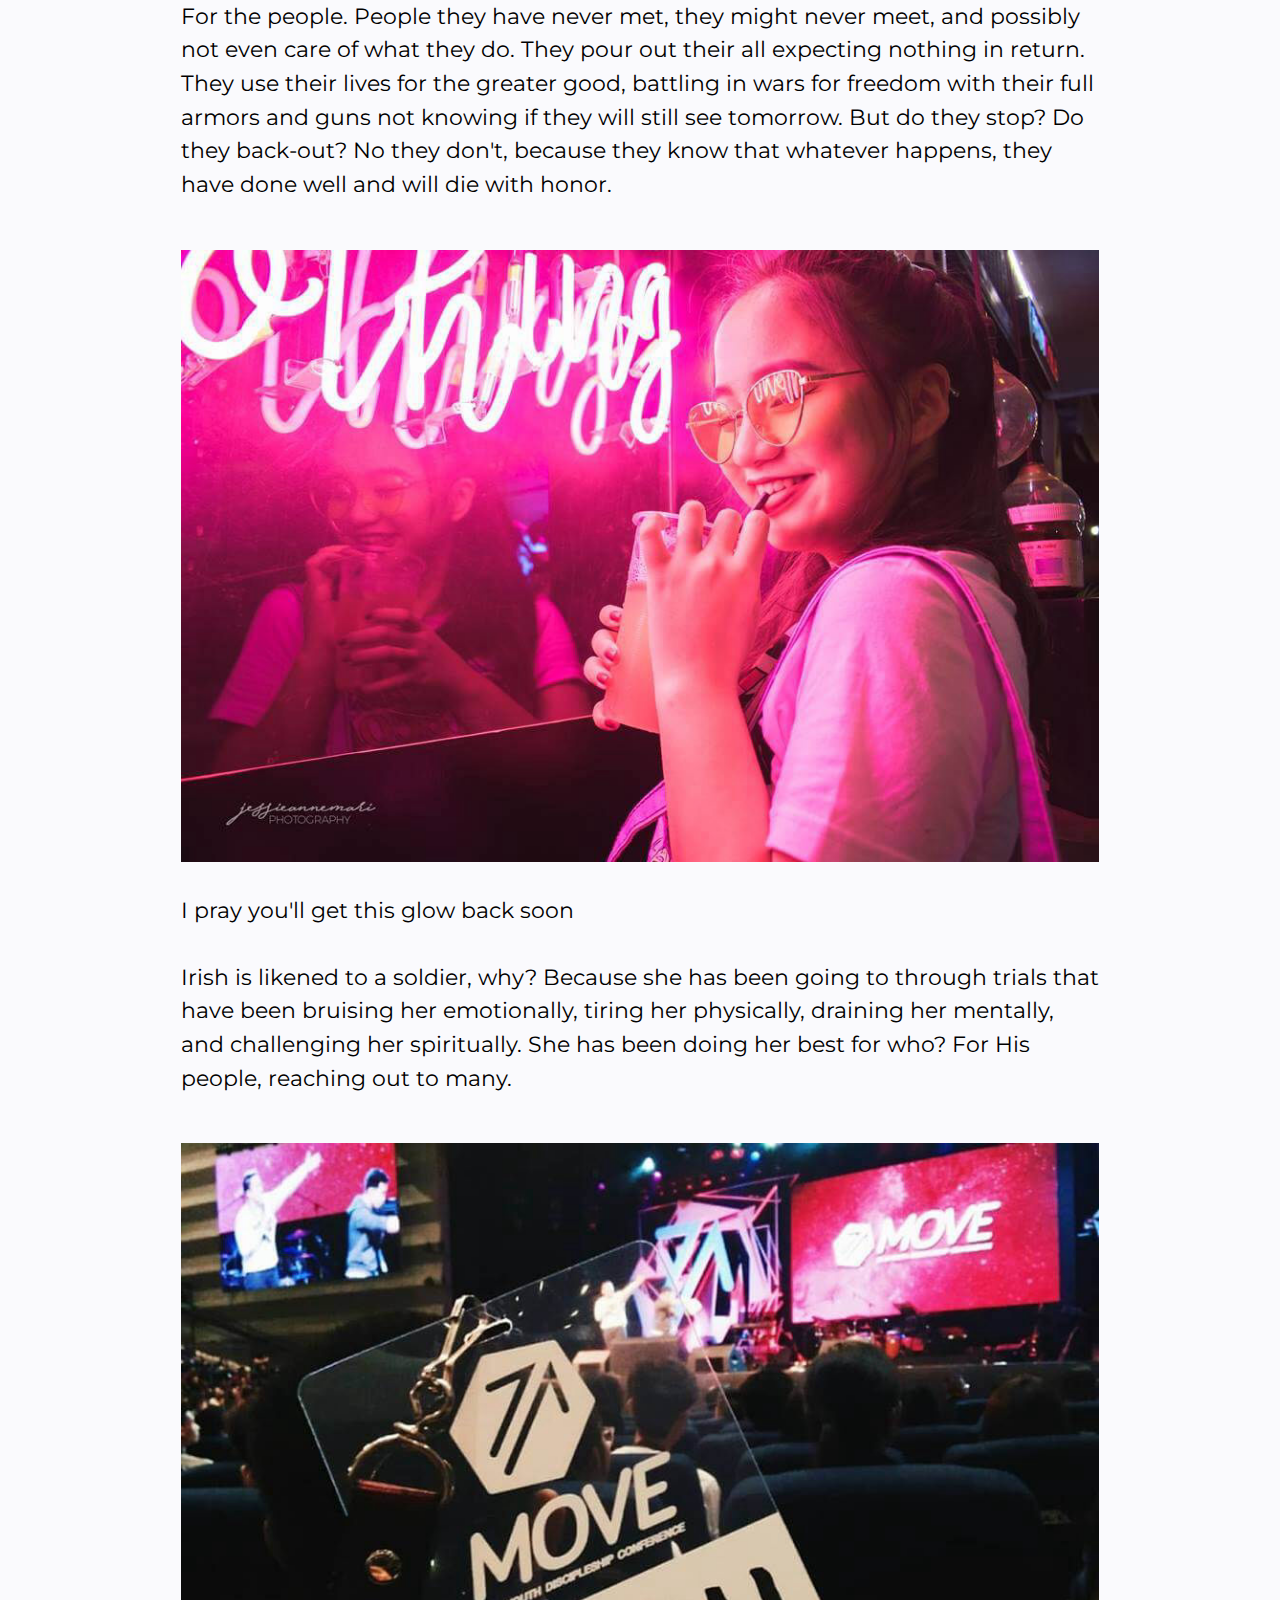
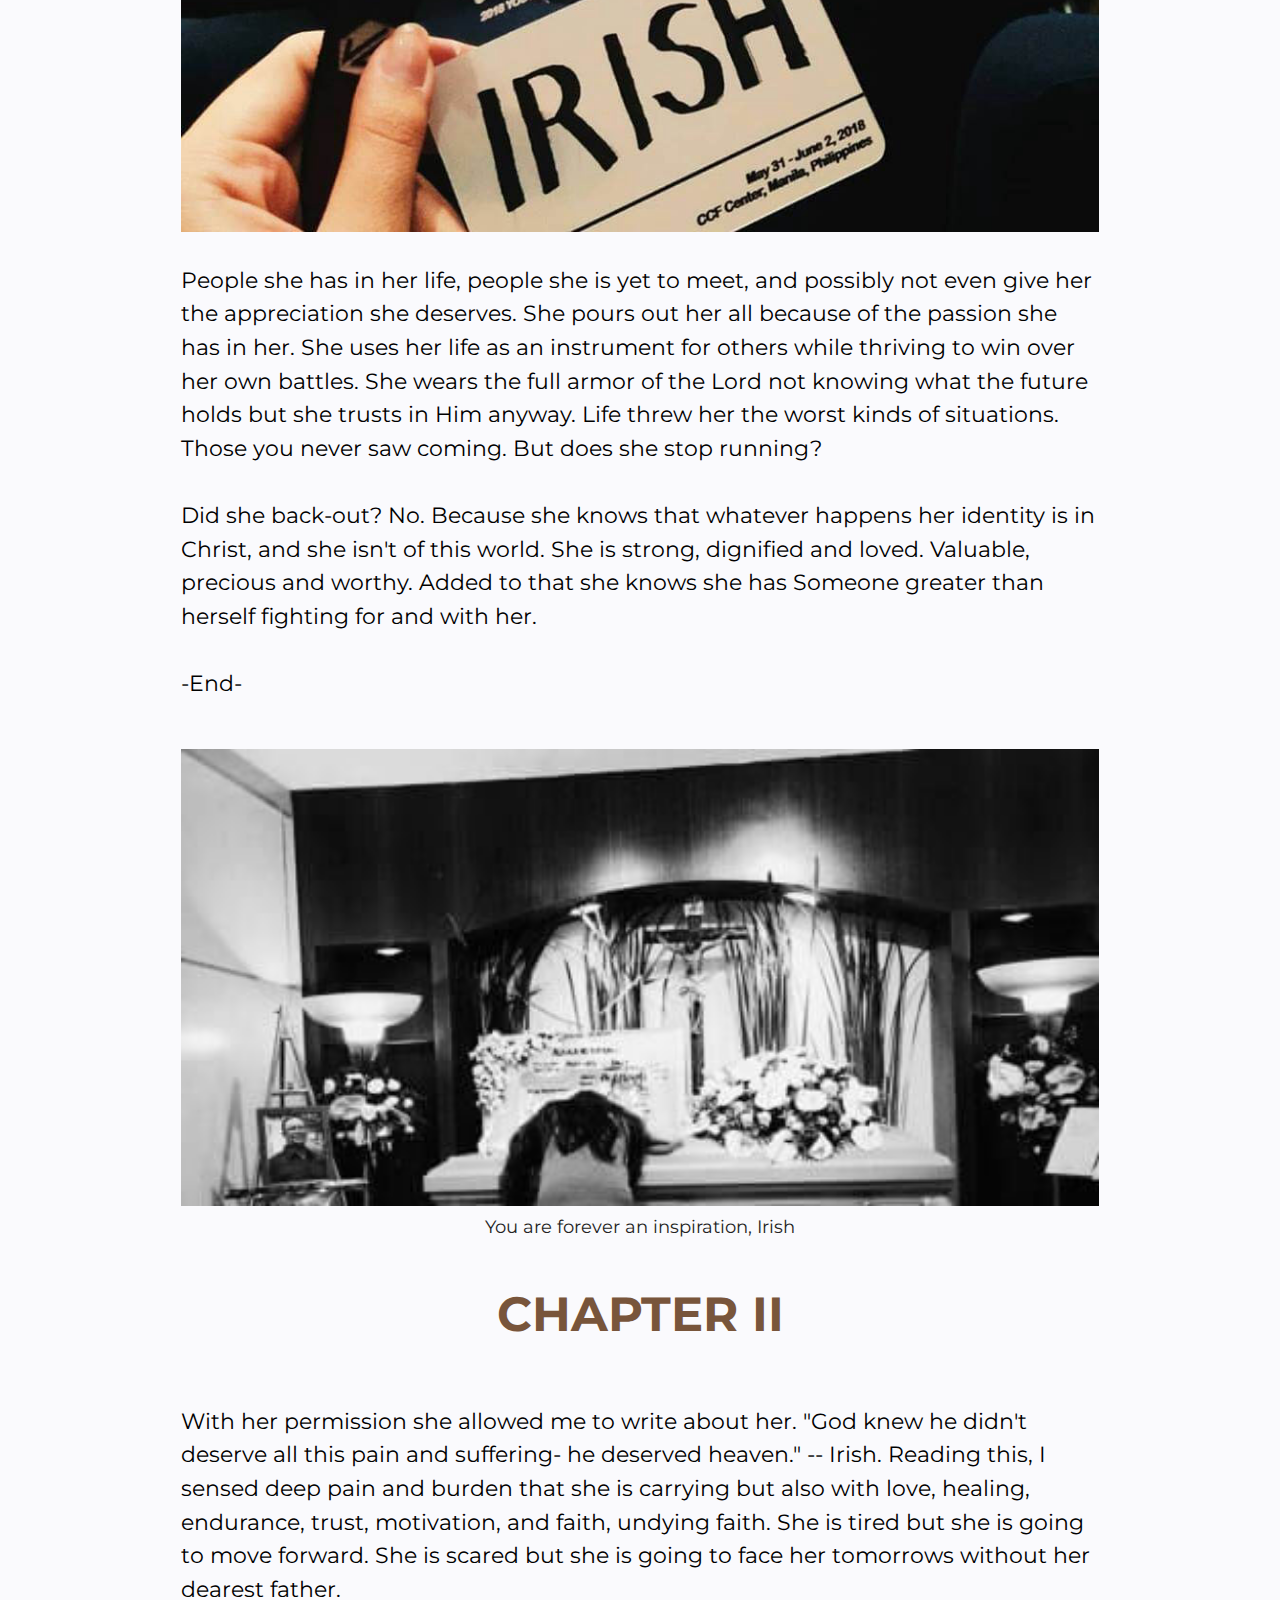
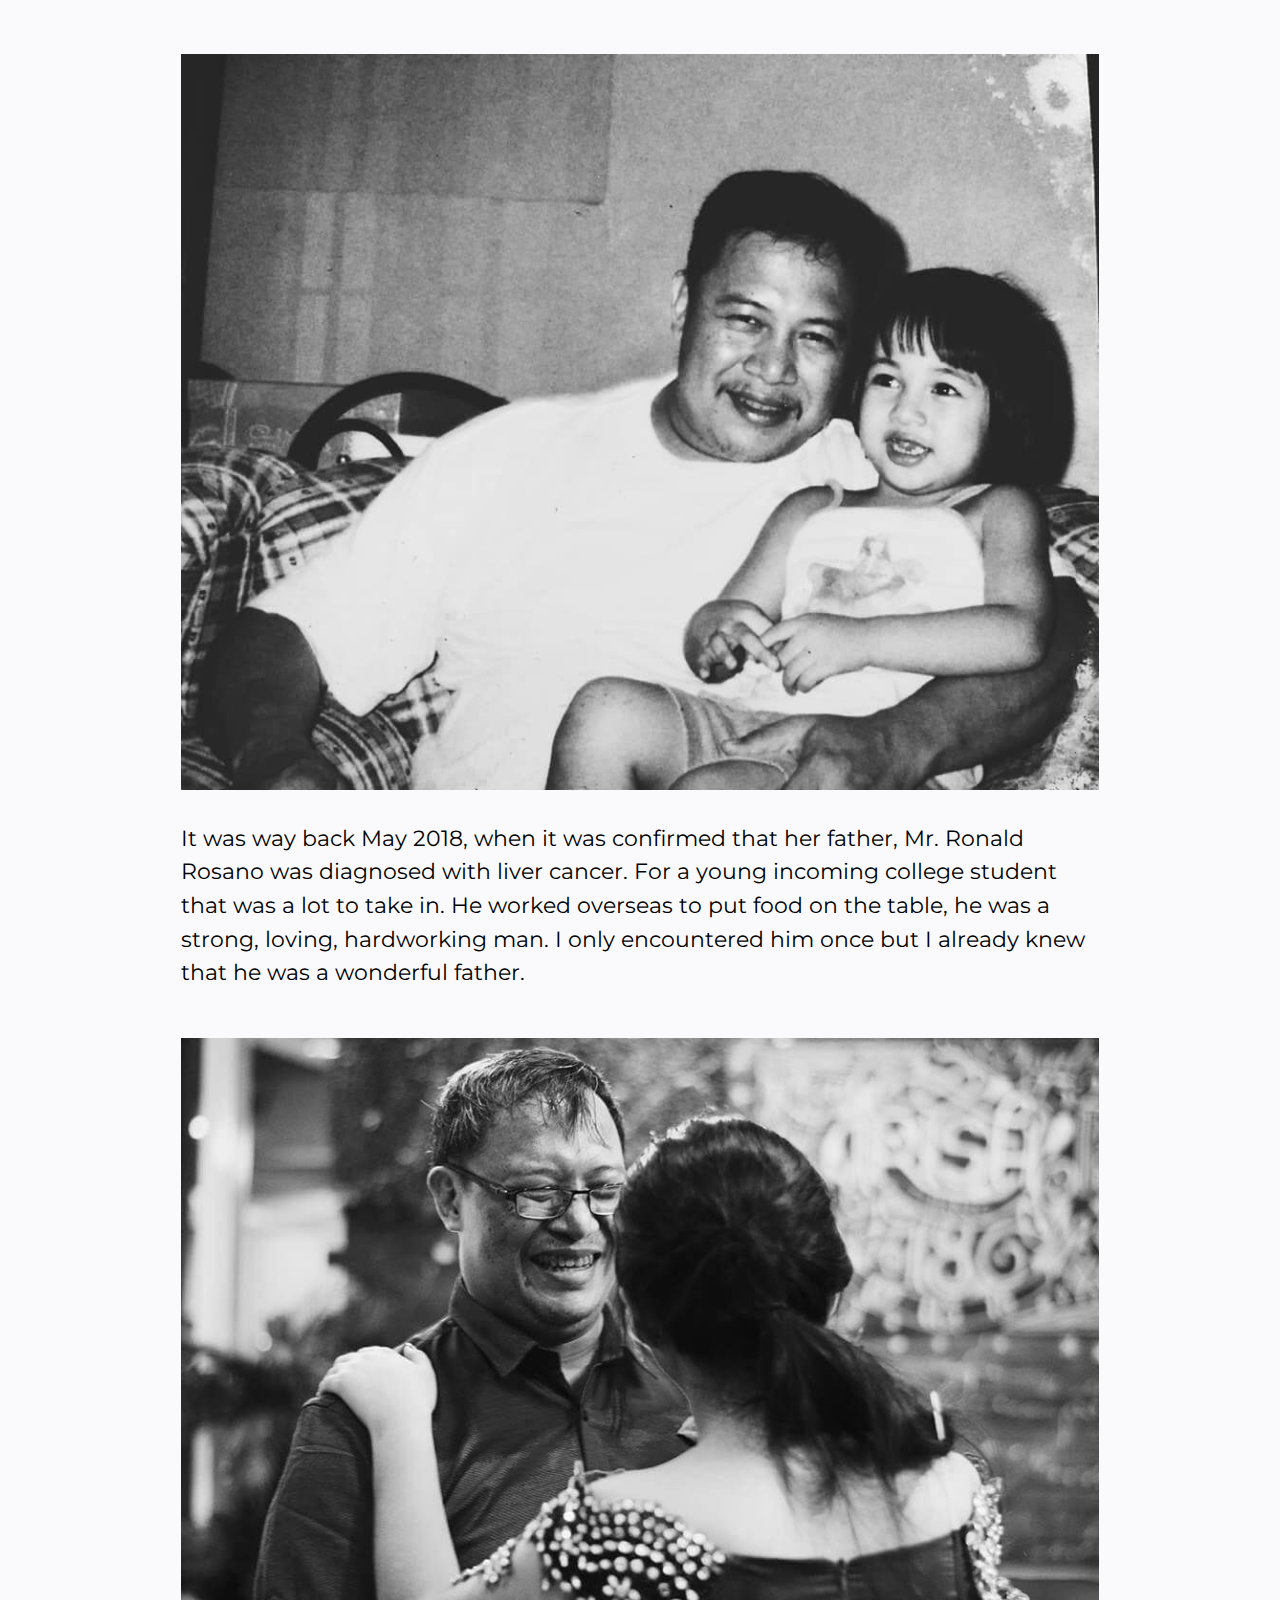
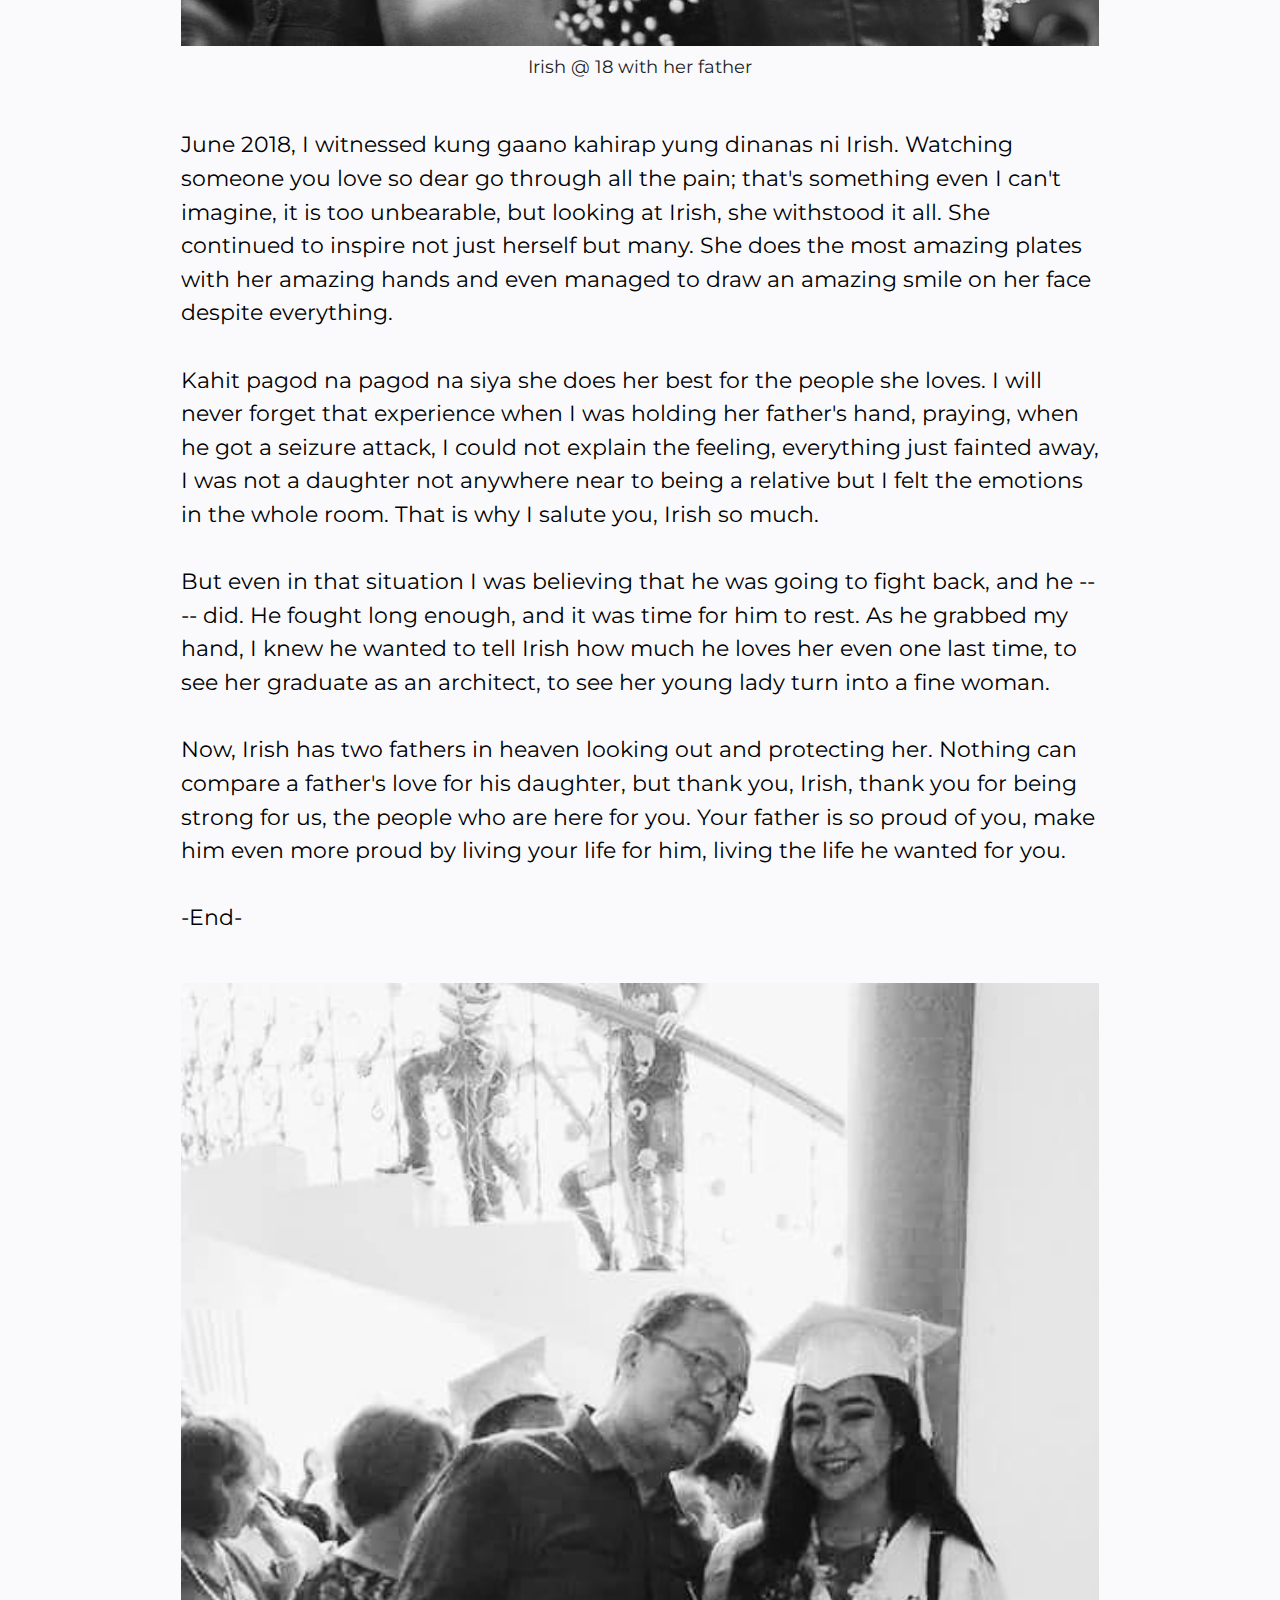
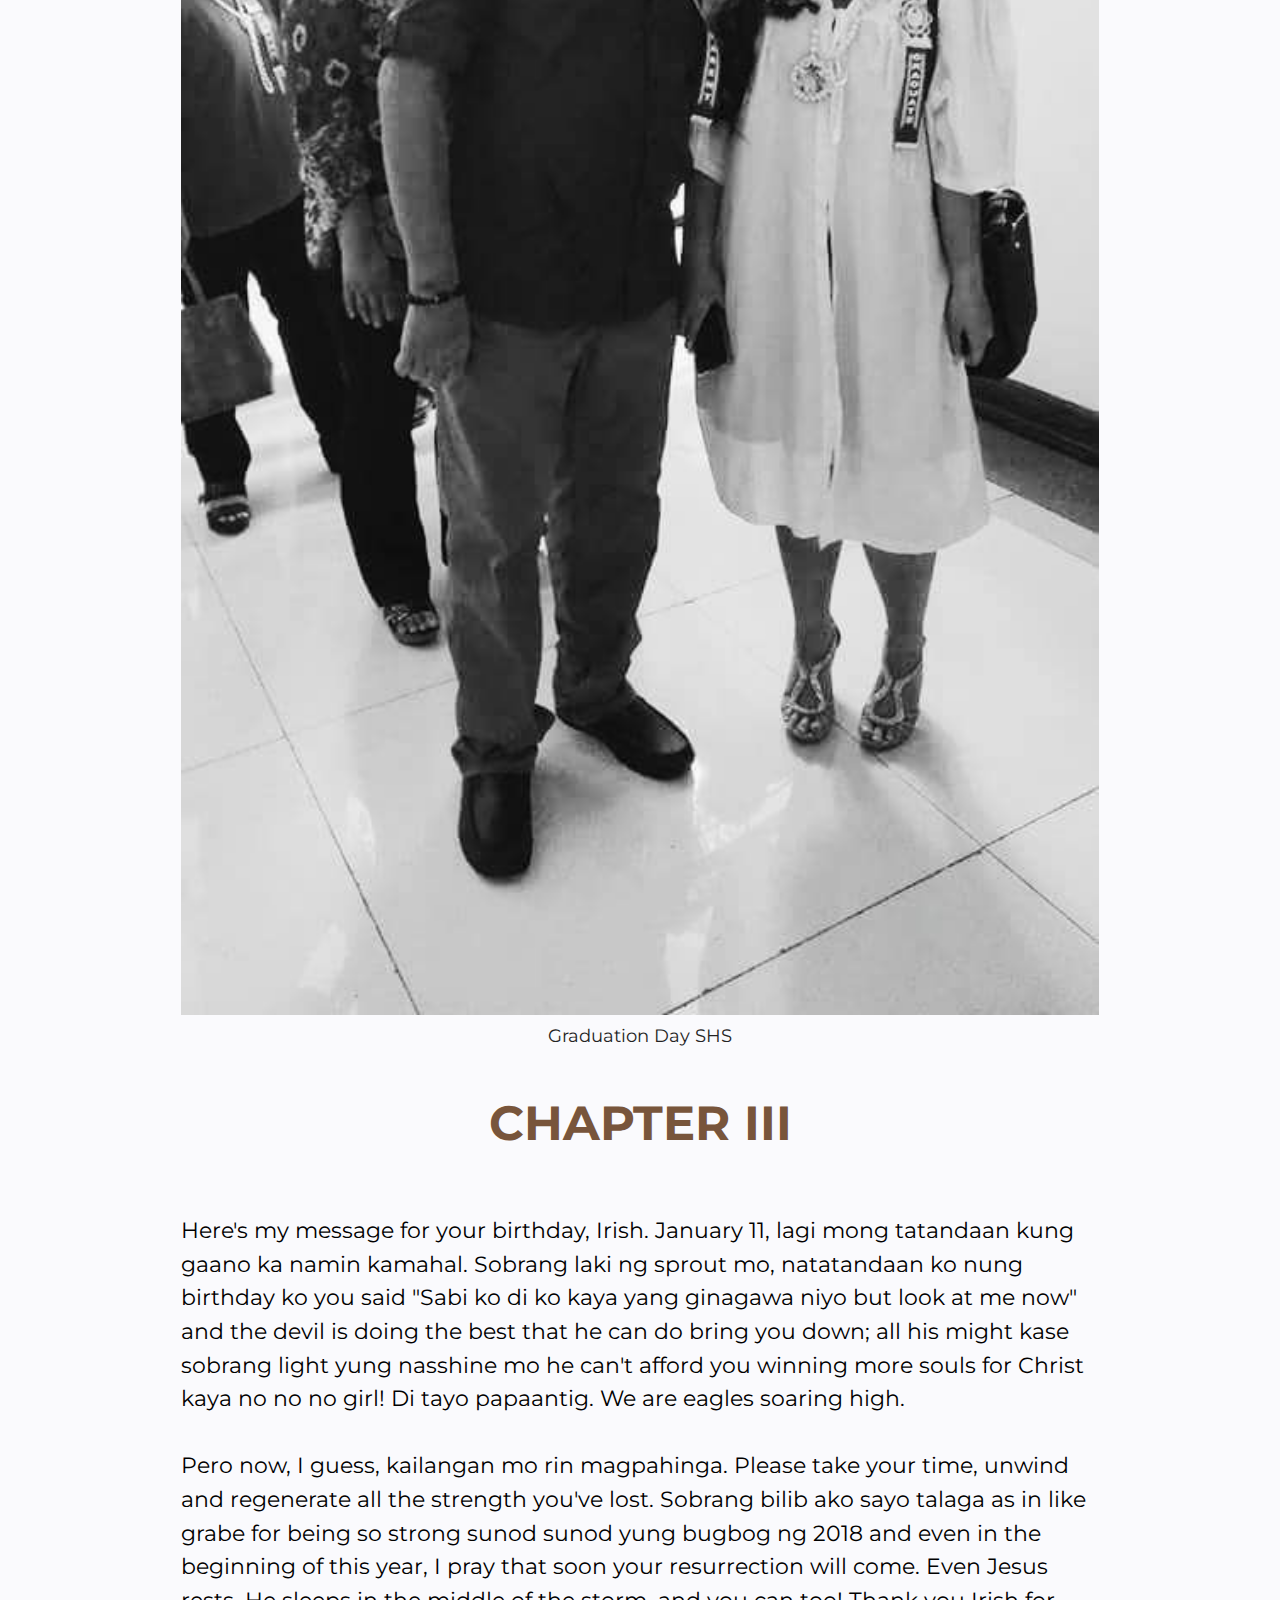
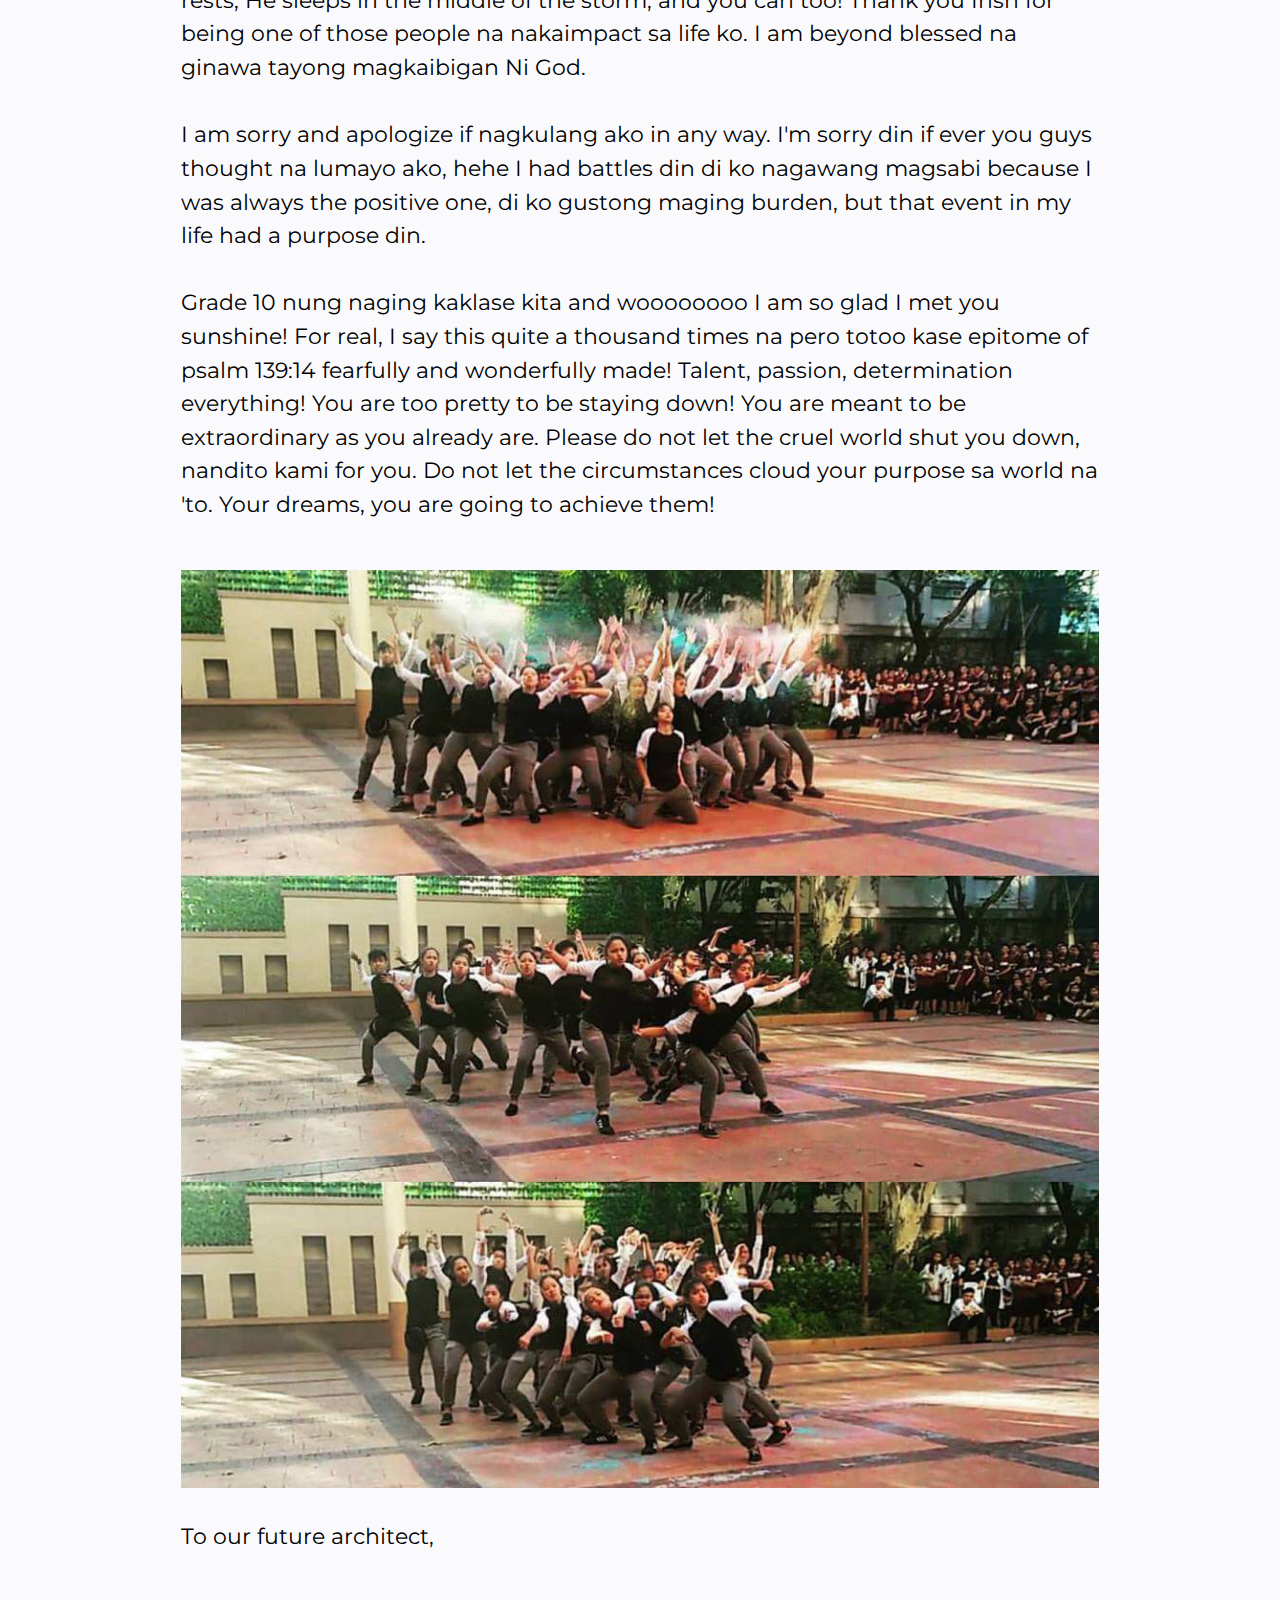
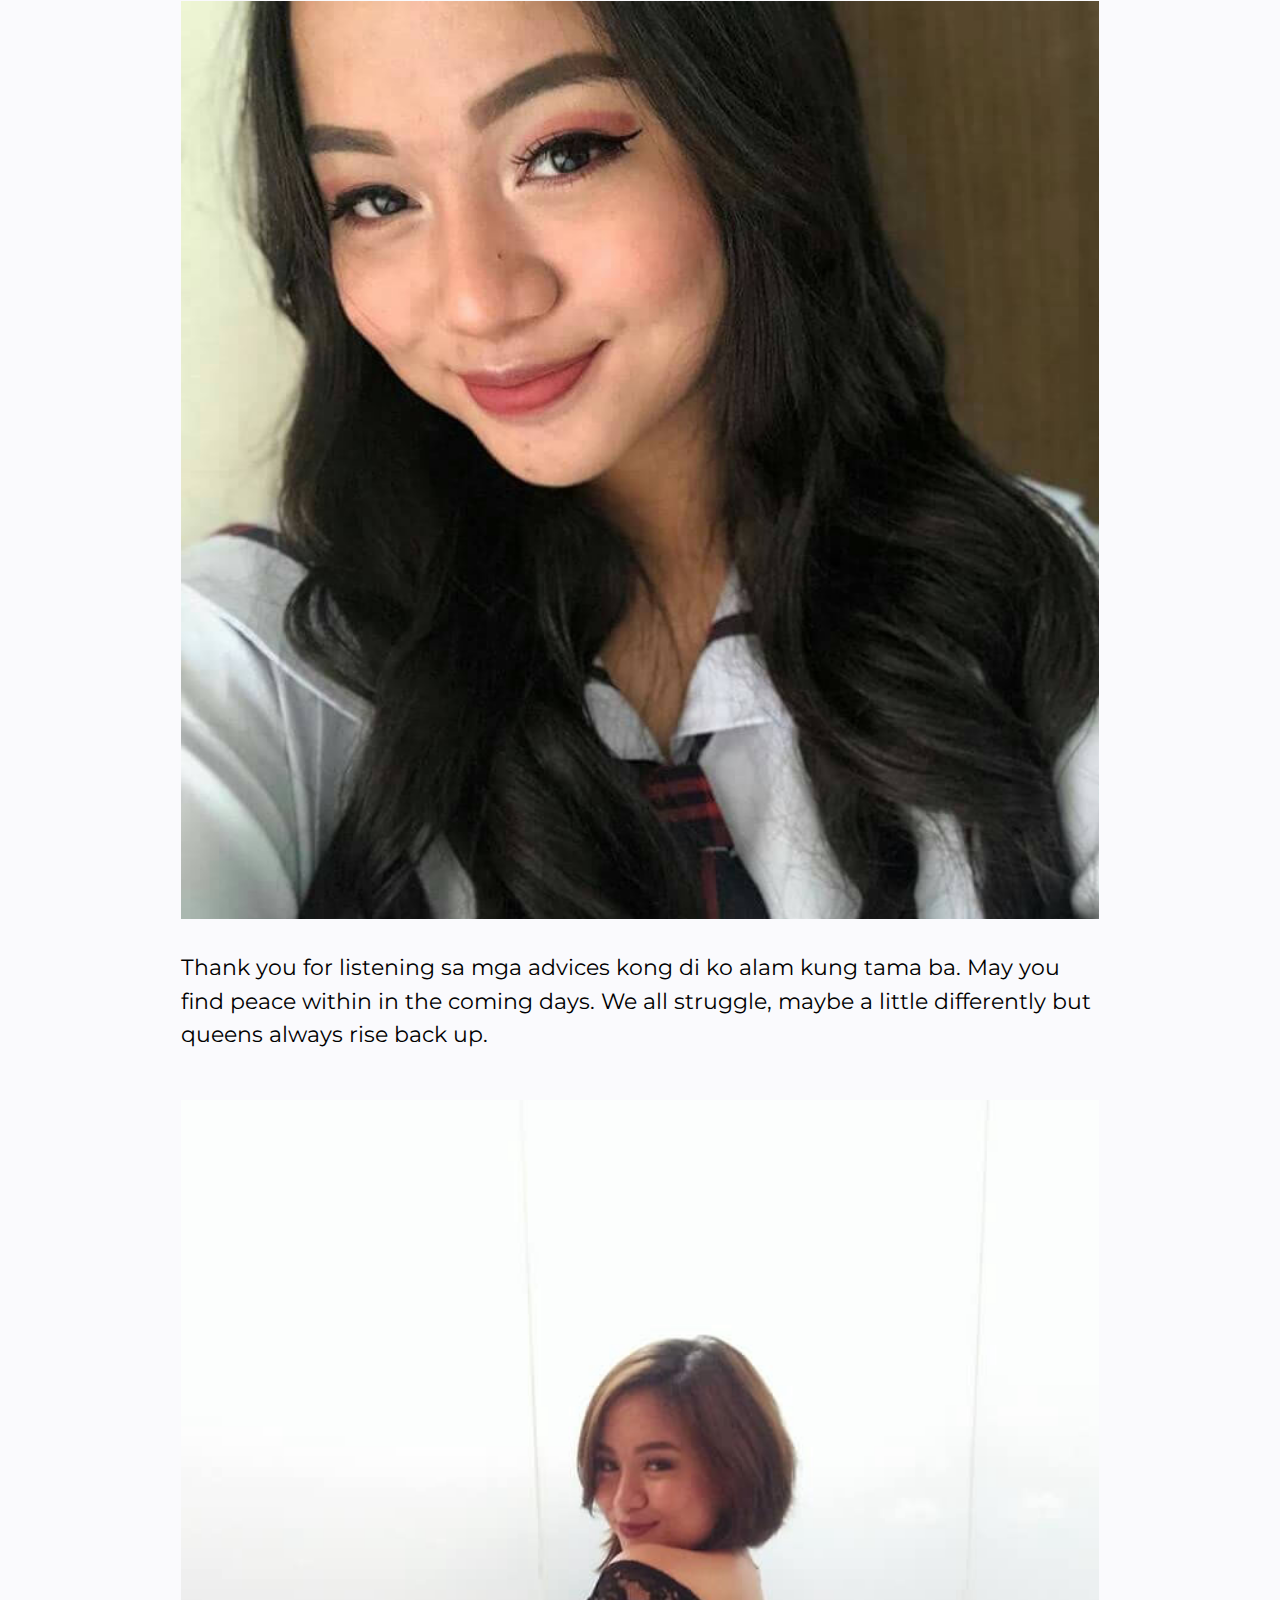
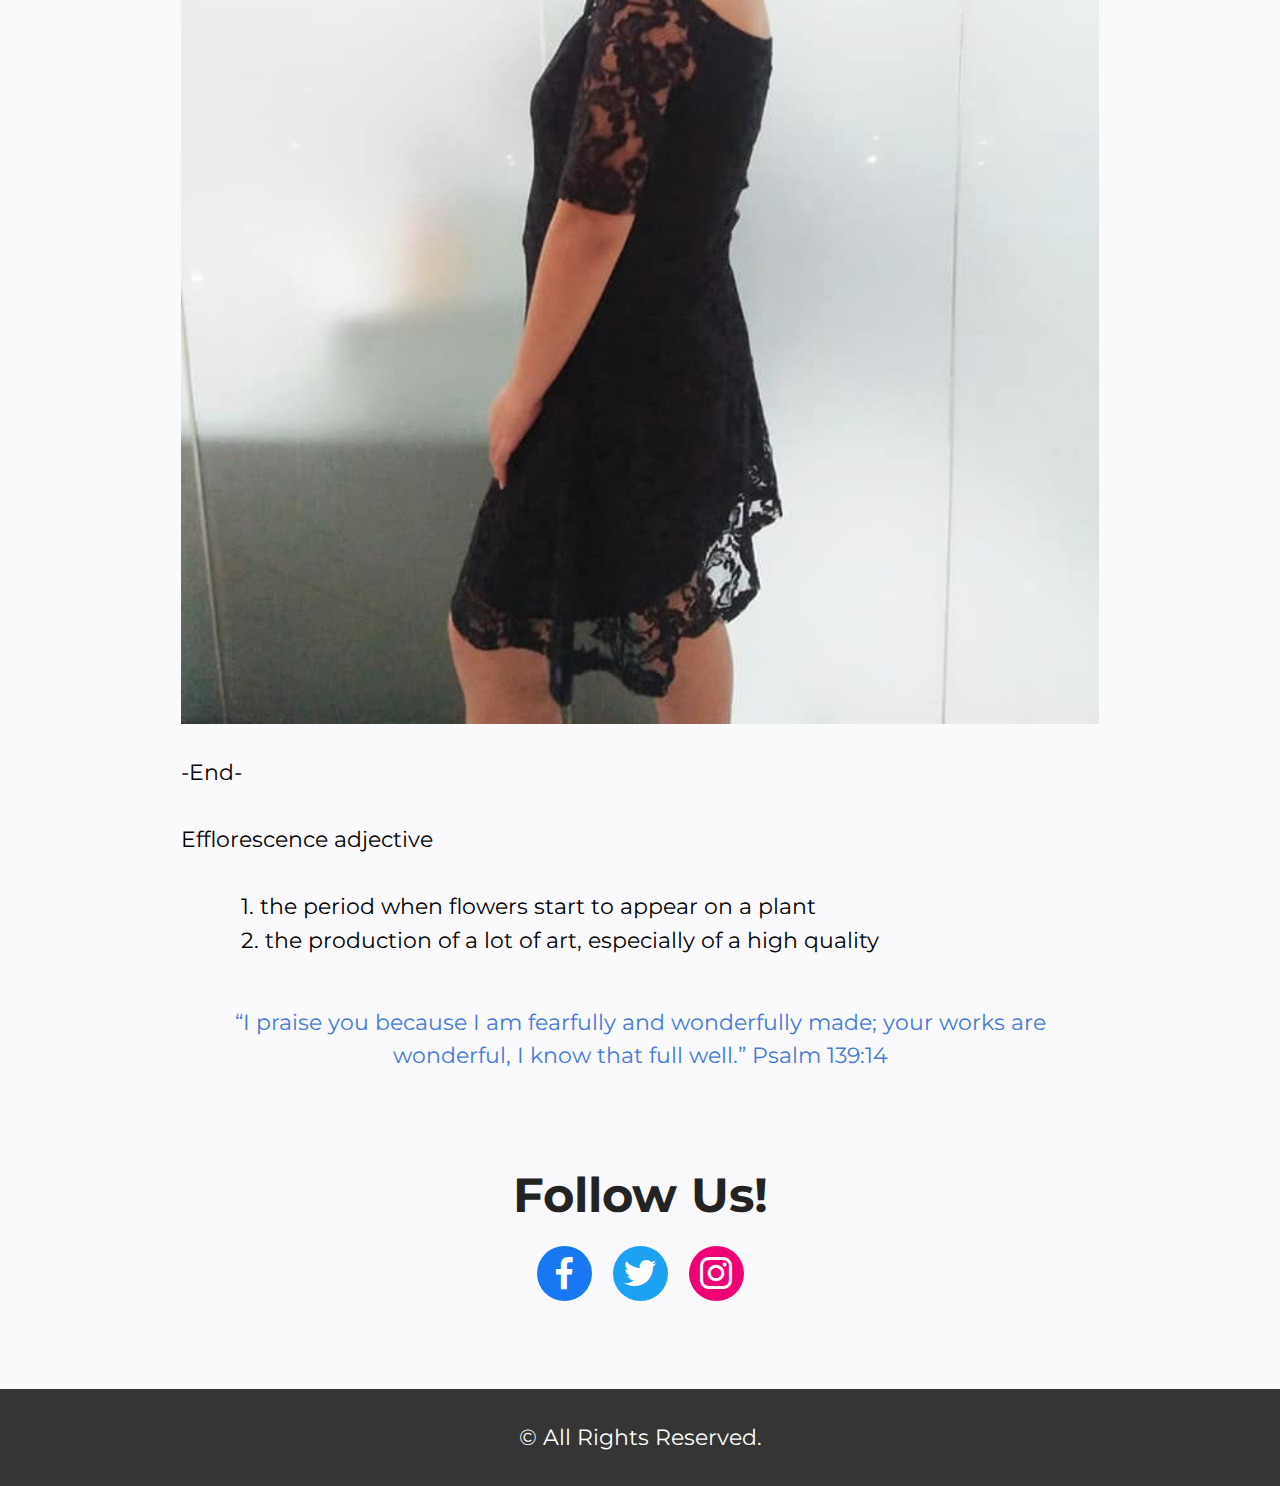
<file: page8.html>
<!DOCTYPE html>
<html  >
<head>
 
  <meta charset="UTF-8">
  <meta http-equiv="X-UA-Compatible" content="IE=edge">
  <meta name="generator" content="Mobirise v5.1.4, mobirise.com">
  <meta name="viewport" content="width=device-width, initial-scale=1, minimum-scale=1">
  <link rel="shortcut icon" href="assets/images/circle-cropped-1-128x128-1.png" type="image/x-icon">
  <meta name="description" content="">
  
  
  <title>EFFLORESCENCE</title>
  <link rel="stylesheet" href="assets/tether/tether.min.css">
  <link rel="stylesheet" href="assets/bootstrap/css/bootstrap.min.css">
  <link rel="stylesheet" href="assets/bootstrap/css/bootstrap-grid.min.css">
  <link rel="stylesheet" href="assets/bootstrap/css/bootstrap-reboot.min.css">
  <link rel="stylesheet" href="assets/dropdown/css/style.css">
  <link rel="stylesheet" href="assets/socicon/css/styles.css">
  <link rel="stylesheet" href="assets/theme/css/style.css">
  <link rel="preload" as="style" href="assets/mobirise/css/mbr-additional.css"><link rel="stylesheet" href="assets/mobirise/css/mbr-additional.css" type="text/css">
  
  
  
  
</head>
<body>
  
  <section class="menu menu3 cid-sc4ndcMfeV" once="menu" id="menu3-8d">
    
    <nav class="navbar navbar-dropdown navbar-fixed-top navbar-expand-lg">
        <div class="container">
            <div class="navbar-brand">
                
                <span class="navbar-caption-wrap"><a class="navbar-caption text-primary display-2" href="index.html#header3-4">An Open Book</a></span>
            </div>
            <button class="navbar-toggler" type="button" data-toggle="collapse" data-target="#navbarSupportedContent" aria-controls="navbarNavAltMarkup" aria-expanded="false" aria-label="Toggle navigation">
                <div class="hamburger">
                    <span></span>
                    <span></span>
                    <span></span>
                    <span></span>
                </div>
            </button>
            <div class="collapse navbar-collapse" id="navbarSupportedContent">
                
                <div class="icons-menu">
                    <a class="iconfont-wrapper" href="https://web.facebook.com/sempiternalword?_rdc=1&_rdr" target="_blank">
                        <span class="p-2 mbr-iconfont socicon-facebook socicon"></span>
                    </a>
                    <a class="iconfont-wrapper" href="https://twitter.com/sempiternalword?fbclid=IwAR0Jkj_iWtZdvNBF_PI8IkRTvx3H0OFald3Rp8v8pCiQILHXlvVpCSY2Oso" target="_blank">
                        <span class="p-2 mbr-iconfont socicon-twitter socicon"></span>
                    </a>
                    <a class="iconfont-wrapper" href="https://www.instagram.com/sempiternalword/?hl=en&fbclid=IwAR2Ke2Ap63FxKErA_Xv5qHt0tJk1MAZ94StgDJ7eDjH904H9ItjBIxammAg" target="_blank">
                        <span class="p-2 mbr-iconfont socicon-instagram socicon"></span>
                    </a>
                    
                </div>
                
            </div>
        </div>
    </nav>
</section>

<section class="content4 cid-sdAI7Iem5f" id="content4-8f">
    
    
    <div class="container">
        <div class="row justify-content-center">
            <div class="title col-md-12 col-lg-10">
                <h3 class="mbr-section-title mbr-fonts-style align-center mb-4 display-2"><strong>Efflorescence</strong></h3>
                
                
            </div>
        </div>
    </div>
</section>

<section class="image3 cid-sdAHYSOk1A" id="image3-8e">
    

    

    <div class="container">
        <div class="row justify-content-center">
            <div class="col-12 col-lg-10">
                <div class="image-wrapper">
                    <img src="assets/images/eff-768x960.jpg" alt="">
                    <p class="mbr-description mbr-fonts-style mt-2 align-center display-4">
                        Irish sharing the gospel to her late father, Ronald Rosano</p>
                </div>
            </div>
        </div>
    </div>
</section>

<section class="content5 cid-sdAIcqlxHA" id="content5-8g">
    
    <div class="container">
        <div class="row justify-content-center">
            <div class="col-md-12 col-lg-10">
                
                
                <p class="mbr-text mbr-fonts-style display-7">The pain that you are feeling is nothing compared to the joy that is coming"<br><br>Romans 8:18</p>
            </div>
        </div>
    </div>
</section>

<section class="content4 cid-sdAIKIBpuv" id="content4-8h">
    
    
    <div class="container">
        <div class="row justify-content-center">
            <div class="title col-md-12 col-lg-10">
                <h3 class="mbr-section-title mbr-fonts-style align-center mb-4 display-2"><strong>CHAPTER I</strong></h3>
                
                
            </div>
        </div>
    </div>
</section>

<section class="content5 cid-sdAIO3j7Xr" id="content5-8i">
    
    <div class="container">
        <div class="row justify-content-center">
            <div class="col-md-12 col-lg-10">
                
                
                <p class="mbr-text mbr-fonts-style display-7">"Surround yourself with people who inspire you to be better" I have never fully understood this phrase until I realized I was a product of the people around me.<br><br>The best soldiers did not wake up one day and became as strong as they are in a snap. They were bruised. They suffered. They felt the most pain; being away from their families, going through rigorous training, day and night, and for who?</p>
            </div>
        </div>
    </div>
</section>

<section class="image3 cid-sdAIS6QEQy" id="image3-8j">
    

    

    <div class="container">
        <div class="row justify-content-center">
            <div class="col-12 col-lg-10">
                <div class="image-wrapper">
                    <img src="assets/images/eff1-768x960.jpg" alt="">
                    <p class="mbr-description mbr-fonts-style mt-2 align-center display-4">
                        Irish @ 18</p>
                </div>
            </div>
        </div>
    </div>
</section>

<section class="content5 cid-sdAJg2szoH" id="content5-8k">
    
    <div class="container">
        <div class="row justify-content-center">
            <div class="col-md-12 col-lg-10">
                
                
                <p class="mbr-text mbr-fonts-style display-7">For the people. People they have never met, they might never meet, and possibly not even care of what they do. They pour out their all expecting nothing in return. They use their lives for the greater good, battling in wars for freedom with their full armors and guns not knowing if they will still see tomorrow. But do they stop? Do they back-out? No they don't, because they know that whatever happens, they have done well and will die with honor.</p>
            </div>
        </div>
    </div>
</section>

<section class="image3 cid-sdAJjURKkg" id="image3-8l">
    

    

    <div class="container">
        <div class="row justify-content-center">
            <div class="col-12 col-lg-10">
                <div class="image-wrapper">
                    <img src="assets/images/eff2-960x640.jpg" alt="">
                    
                </div>
            </div>
        </div>
    </div>
</section>

<section class="content5 cid-sdAJrVNQmL" id="content5-8m">
    
    <div class="container">
        <div class="row justify-content-center">
            <div class="col-md-12 col-lg-10">
                
                
                <p class="mbr-text mbr-fonts-style display-7">I pray you'll get this glow back soon<br><br>Irish is likened to a soldier, why? Because she has been going to through trials that have been bruising her emotionally, tiring her physically, draining her mentally, and challenging her spiritually. She has been doing her best for who? For His people, reaching out to many.</p>
            </div>
        </div>
    </div>
</section>

<section class="image3 cid-sdAJukrYcZ" id="image3-8n">
    

    

    <div class="container">
        <div class="row justify-content-center">
            <div class="col-12 col-lg-10">
                <div class="image-wrapper">
                    <img src="assets/images/eff3-960x720.jpg" alt="">
                    
                </div>
            </div>
        </div>
    </div>
</section>

<section class="content5 cid-sdAJTe7O1G" id="content5-8o">
    
    <div class="container">
        <div class="row justify-content-center">
            <div class="col-md-12 col-lg-10">
                
                
                <p class="mbr-text mbr-fonts-style display-7">People she has in her life, people she is yet to meet, and possibly not even give her the appreciation she deserves. She pours out her all because of the passion she has in her. She uses her life as an instrument for others while thriving to win over her own battles. She wears the full armor of the Lord not knowing what the future holds but she trusts in Him anyway. Life threw her the worst kinds of situations. Those you never saw coming. But does she stop running?<br><br>Did she back-out? No. Because she knows that whatever happens her identity is in Christ, and she isn't of this world. She is strong, dignified and loved. Valuable, precious and worthy. Added to that she knows she has Someone greater than herself fighting for and with her.<br><br>-End-</p>
            </div>
        </div>
    </div>
</section>

<section class="image3 cid-sdAJVihNEB" id="image3-8p">
    

    

    <div class="container">
        <div class="row justify-content-center">
            <div class="col-12 col-lg-10">
                <div class="image-wrapper">
                    <img src="assets/images/eff4-448x223.jpg" alt="">
                    <p class="mbr-description mbr-fonts-style mt-2 align-center display-4">
                        You are forever an inspiration, Irish</p>
                </div>
            </div>
        </div>
    </div>
</section>

<section class="content4 cid-sdAK4QSs07" id="content4-8q">
    
    
    <div class="container">
        <div class="row justify-content-center">
            <div class="title col-md-12 col-lg-10">
                <h3 class="mbr-section-title mbr-fonts-style align-center mb-4 display-2"><strong>CHAPTER II</strong></h3>
                
                
            </div>
        </div>
    </div>
</section>

<section class="content5 cid-sdAK6rFfpB" id="content5-8r">
    
    <div class="container">
        <div class="row justify-content-center">
            <div class="col-md-12 col-lg-10">
                
                
                <p class="mbr-text mbr-fonts-style display-7">With her permission she allowed me to write about her. "God knew he didn't deserve all this pain and suffering- he deserved heaven." -- Irish. Reading this, I sensed deep pain and burden that she is carrying but also with love, healing, endurance, trust, motivation, and faith, undying faith. She is tired but she is going to move forward. She is scared but she is going to face her tomorrows without her dearest father.</p>
            </div>
        </div>
    </div>
</section>

<section class="image3 cid-sdAKeCWC72" id="image3-8s">
    

    

    <div class="container">
        <div class="row justify-content-center">
            <div class="col-12 col-lg-10">
                <div class="image-wrapper">
                    <img src="assets/images/eff5-960x769.jpg" alt="">
                    
                </div>
            </div>
        </div>
    </div>
</section>

<section class="content5 cid-sdAKByqpMC" id="content5-8t">
    
    <div class="container">
        <div class="row justify-content-center">
            <div class="col-md-12 col-lg-10">
                
                
                <p class="mbr-text mbr-fonts-style display-7">It was way back May 2018, when it was confirmed that her father, Mr. Ronald Rosano was diagnosed with liver cancer. For a young incoming college student that was a lot to take in. He worked overseas to put food on the table, he was a strong, loving, hardworking man. I only encountered him once but I already knew that he was a wonderful father.</p>
            </div>
        </div>
    </div>
</section>

<section class="image3 cid-sdAKDFJy7X" id="image3-8u">
    

    

    <div class="container">
        <div class="row justify-content-center">
            <div class="col-12 col-lg-10">
                <div class="image-wrapper">
                    <img src="assets/images/eff6-960x636.jpg" alt="">
                    <p class="mbr-description mbr-fonts-style mt-2 align-center display-4">
                        Irish @ 18 with her father</p>
                </div>
            </div>
        </div>
    </div>
</section>

<section class="content5 cid-sdAKMAhf7Q" id="content5-8v">
    
    <div class="container">
        <div class="row justify-content-center">
            <div class="col-md-12 col-lg-10">
                
                
                <p class="mbr-text mbr-fonts-style display-7">June 2018, I witnessed kung gaano kahirap yung dinanas ni Irish. Watching someone you love so dear go through all the pain; that's something even I can't imagine, it is too unbearable, but looking at Irish, she withstood it all. She continued to inspire not just herself but many. She does the most amazing plates with her amazing hands and even managed to draw an amazing smile on her face despite everything.<br><br>Kahit pagod na pagod na siya she does her best for the people she loves. I will never forget that experience when I was holding her father's hand, praying, when he got a seizure attack, I could not explain the feeling, everything just fainted away, I was not a daughter not anywhere near to being a relative but I felt the emotions in the whole room. That is why I salute you, Irish so much.<br><br>But even in that situation I was believing that he was going to fight back, and he ---- did. He fought long enough, and it was time for him to rest. As he grabbed my hand, I knew he wanted to tell Irish how much he loves her even one last time, to see her graduate as an architect, to see her young lady turn into a fine woman.<br><br>Now, Irish has two fathers in heaven looking out and protecting her. Nothing can compare a father's love for his daughter, but thank you, Irish, thank you for being strong for us, the people who are here for you. Your father is so proud of you, make him even more proud by living your life for him, living the life he wanted for you.<br><br>-End-</p>
            </div>
        </div>
    </div>
</section>

<section class="image3 cid-sdAKRlSWsd" id="image3-8w">
    

    

    <div class="container">
        <div class="row justify-content-center">
            <div class="col-12 col-lg-10">
                <div class="image-wrapper">
                    <img src="assets/images/eff7-540x960.jpg" alt="">
                    <p class="mbr-description mbr-fonts-style mt-2 align-center display-4">
                        Graduation Day SHS</p>
                </div>
            </div>
        </div>
    </div>
</section>

<section class="content4 cid-sdALj4vEeD" id="content4-8x">
    
    
    <div class="container">
        <div class="row justify-content-center">
            <div class="title col-md-12 col-lg-10">
                <h3 class="mbr-section-title mbr-fonts-style align-center mb-4 display-2"><strong>CHAPTER III</strong></h3>
                
                
            </div>
        </div>
    </div>
</section>

<section class="content5 cid-sdALrVKR2v" id="content5-8y">
    
    <div class="container">
        <div class="row justify-content-center">
            <div class="col-md-12 col-lg-10">
                
                
                <p class="mbr-text mbr-fonts-style display-7">Here's my message for your birthday, Irish. January 11, lagi mong tatandaan kung gaano ka namin kamahal. Sobrang laki ng sprout mo, natatandaan ko nung birthday ko you said "Sabi ko di ko kaya yang ginagawa niyo but look at me now" and the devil is doing the best that he can do bring you down; all his might kase sobrang light yung nasshine mo he can't afford you winning more souls for Christ kaya no no no girl! Di tayo papaantig. We are eagles soaring high.<br><br>Pero now, I guess, kailangan mo rin magpahinga. Please take your time, unwind and regenerate all the strength you've lost. Sobrang bilib ako sayo talaga as in like grabe for being so strong sunod sunod yung bugbog ng 2018 and even in the beginning of this year, I pray that soon your resurrection will come. Even Jesus rests, He sleeps in the middle of the storm, and you can too! Thank you Irish for being one of those people na nakaimpact sa life ko. I am beyond blessed na ginawa tayong magkaibigan Ni God.<br><br>I am sorry and apologize if nagkulang ako in any way. I'm sorry din if ever you guys thought na lumayo ako, hehe I had battles din di ko nagawang magsabi because I was always the positive one, di ko gustong maging burden, but that event in my life had a purpose din.<br><br>Grade 10 nung naging kaklase kita and woooooooo I am so glad I met you sunshine! For real, I say this quite a thousand times na pero totoo kase epitome of psalm 139:14 fearfully and wonderfully made! Talent, passion, determination everything! You are too pretty to be staying down! You are meant to be extraordinary as you already are. Please do not let the cruel world shut you down, nandito kami for you. Do not let the circumstances cloud your purpose sa world na 'to. Your dreams, you are going to achieve them!</p>
            </div>
        </div>
    </div>
</section>

<section class="image3 cid-sdALum0uWd" id="image3-8z">
    

    

    <div class="container">
        <div class="row justify-content-center">
            <div class="col-12 col-lg-10">
                <div class="image-wrapper">
                    <img src="assets/images/eff8-960x960.jpg" alt="">
                    
                </div>
            </div>
        </div>
    </div>
</section>

<section class="content5 cid-sdALBf6dWn" id="content5-90">
    
    <div class="container">
        <div class="row justify-content-center">
            <div class="col-md-12 col-lg-10">
                
                
                <p class="mbr-text mbr-fonts-style display-7">To our future architect,</p>
            </div>
        </div>
    </div>
</section>

<section class="image3 cid-sdALE9BBO4" id="image3-91">
    

    

    <div class="container">
        <div class="row justify-content-center">
            <div class="col-12 col-lg-10">
                <div class="image-wrapper">
                    <img src="assets/images/eff9-769x769.jpg" alt="">
                    
                </div>
            </div>
        </div>
    </div>
</section>

<section class="content5 cid-sdAM7Vrsz4" id="content5-92">
    
    <div class="container">
        <div class="row justify-content-center">
            <div class="col-md-12 col-lg-10">
                
                
                <p class="mbr-text mbr-fonts-style display-7">Thank you for listening sa mga advices kong di ko alam kung tama ba. May you find peace within in the coming days. We all struggle, maybe a little differently but queens always rise back up.</p>
            </div>
        </div>
    </div>
</section>

<section class="image3 cid-sdAMas1pmW" id="image3-93">
    

    

    <div class="container">
        <div class="row justify-content-center">
            <div class="col-12 col-lg-10">
                <div class="image-wrapper">
                    <img src="assets/images/eff10-720x960.jpg" alt="">
                    
                </div>
            </div>
        </div>
    </div>
</section>

<section class="content5 cid-sdAMkU3wAy" id="content5-94">
    
    <div class="container">
        <div class="row justify-content-center">
            <div class="col-md-12 col-lg-10">
                
                
                <p class="mbr-text mbr-fonts-style display-7">-End-<br><br>Efflorescence adjective<br><br>&nbsp; &nbsp; &nbsp; &nbsp; &nbsp; 1. the period when flowers start to appear on a plant<br>&nbsp; &nbsp; &nbsp; &nbsp; &nbsp; 2. the production of a lot of art, especially of a high quality</p>
            </div>
        </div>
    </div>
</section>

<section class="content5 cid-sdAMvs1PS3" id="content5-95">
    
    <div class="container">
        <div class="row justify-content-center">
            <div class="col-md-12 col-lg-10">
                
                
                <p class="mbr-text mbr-fonts-style display-7">
                    “I praise you because I am fearfully and wonderfully made; your works are wonderful, I know that full well.” Psalm 139:14</p>
            </div>
        </div>
    </div>
</section>

<section class="share3 cid-sdG3ZaBg3H" id="share3-br">
    
     
    
    

    <div class="container">
        <div class="media-container-row">
            <div class="col-12">
                <h3 class="mbr-section-title align-center mb-3 mbr-fonts-style display-2">
                    <strong>Follow Us!</strong>
                </h3>
                <div class="social-list align-center">
                   
                    <a class="iconfont-wrapper bg-facebook m-2 " target="_blank" href="https://web.facebook.com/sempiternalword?_rdc=1&_rdr">
                            <span class="socicon-facebook socicon"></span>
                        </a>
                        <a class="iconfont-wrapper bg-twitter m-2" href="https://twitter.com/sempiternalword?fbclid=IwAR0Jkj_iWtZdvNBF_PI8IkRTvx3H0OFald3Rp8v8pCiQILHXlvVpCSY2Oso" target="_blank">
                            <span class="socicon-twitter socicon"></span>
                        </a>
                        <a class="iconfont-wrapper bg-instagram m-2" href="https://www.instagram.com/sempiternalword/?hl=en&fbclid=IwAR2Ke2Ap63FxKErA_Xv5qHt0tJk1MAZ94StgDJ7eDjH904H9ItjBIxammAg" target="_blank">
                            <span class="socicon-instagram socicon"></span>
                        </a>
                        
                        
                        
                        
                        
                        
                        
                        
                </div>
            </div>
        </div>
    </div>
</section>

<section class="footer3 cid-sdG3buoO1W" once="footers" id="footer3-bo">

    

    

    <div class="container">
        <div class="media-container-row align-center mbr-white">
            
            
            <div class="row row-copirayt">
                <p class="mbr-text mb-0 mbr-fonts-style mbr-white align-center display-7">
                    © All Rights Reserved.
                </p>
            </div>
        </div>
    </div>
</section>
  
</body>
</html>
</file>
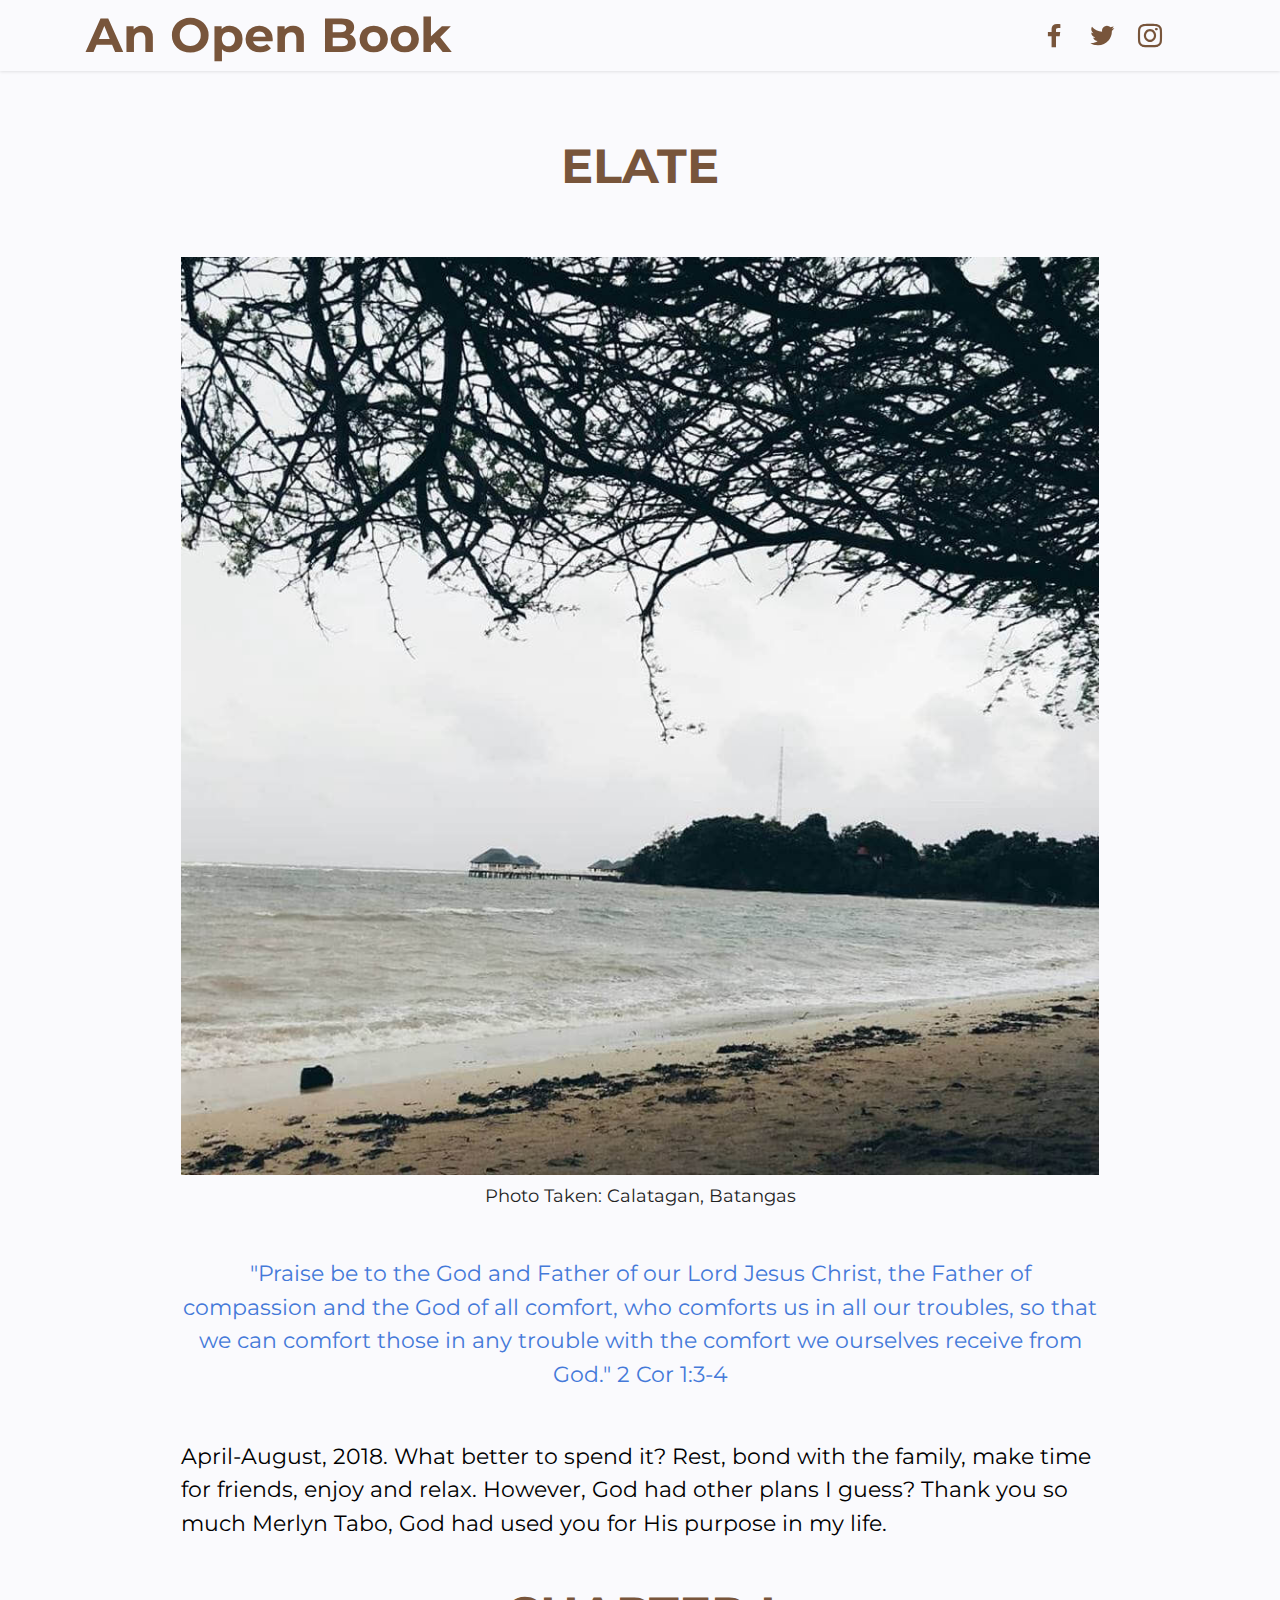
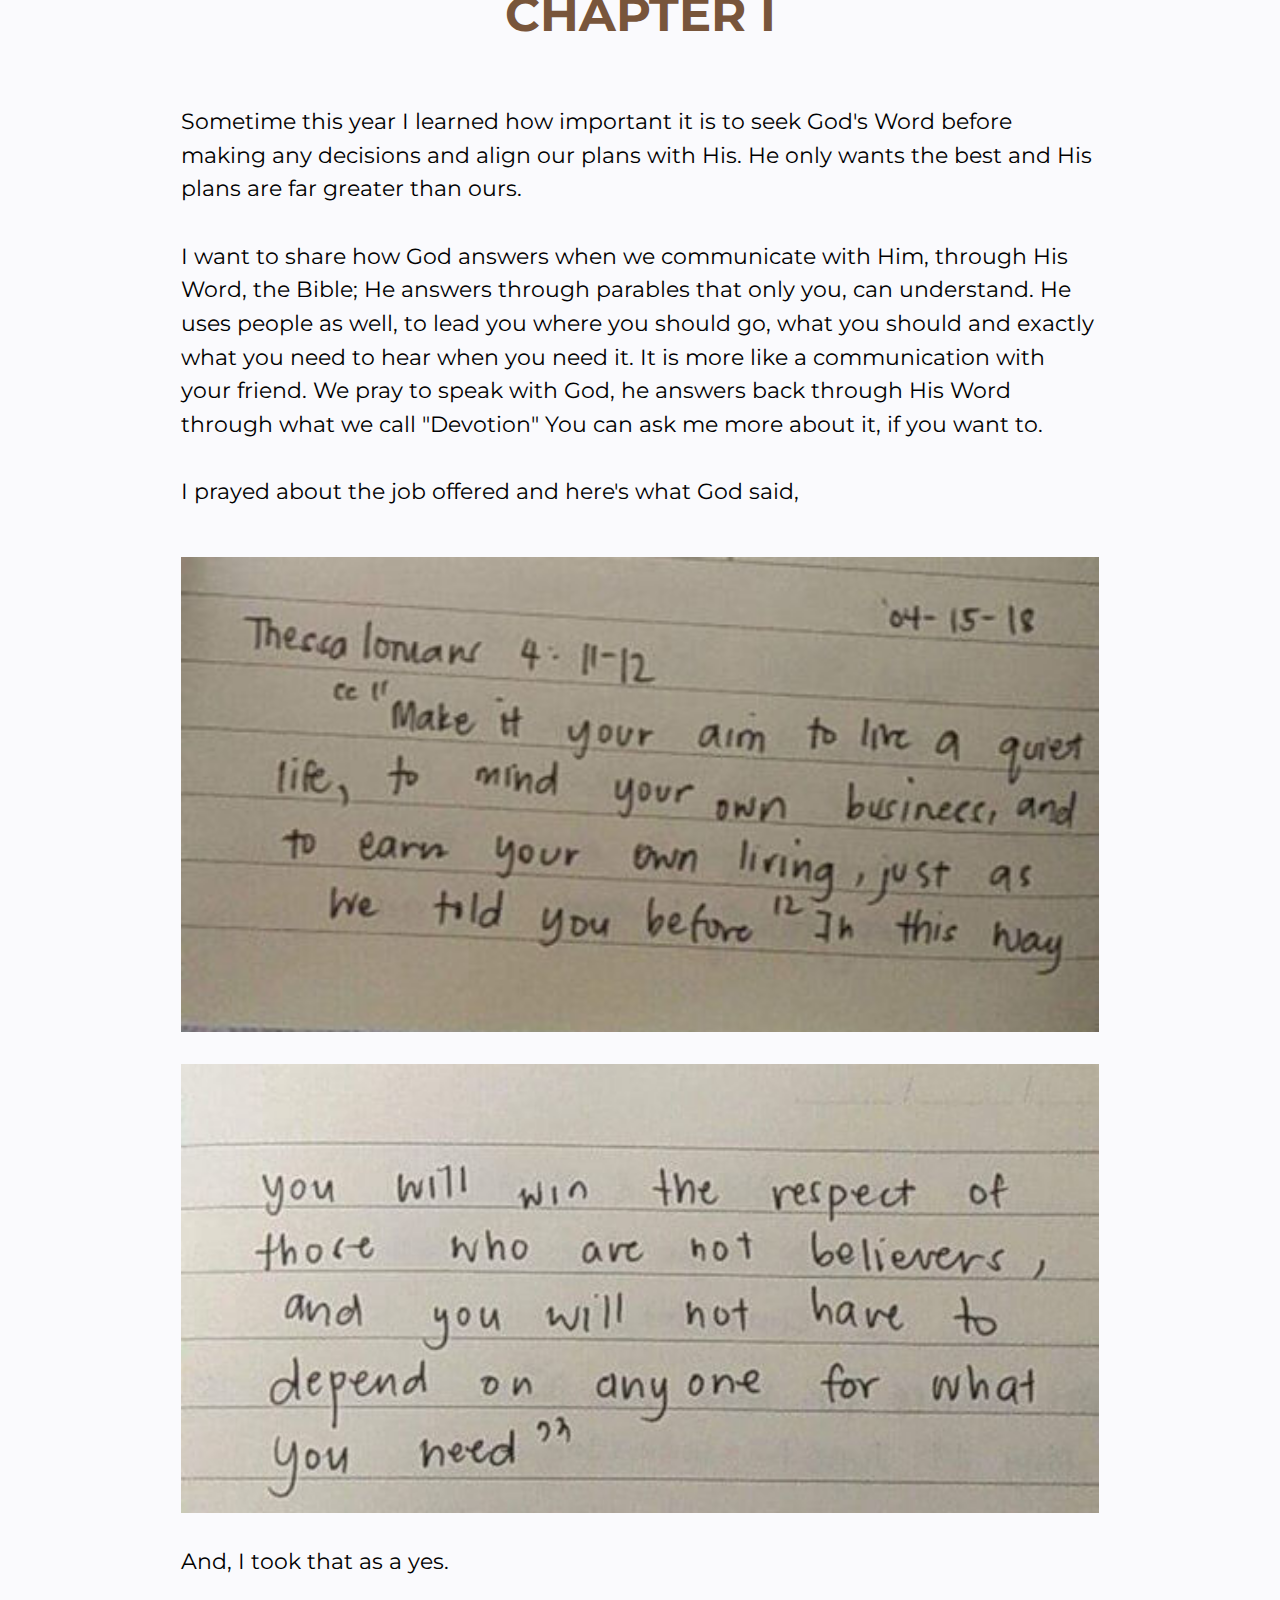
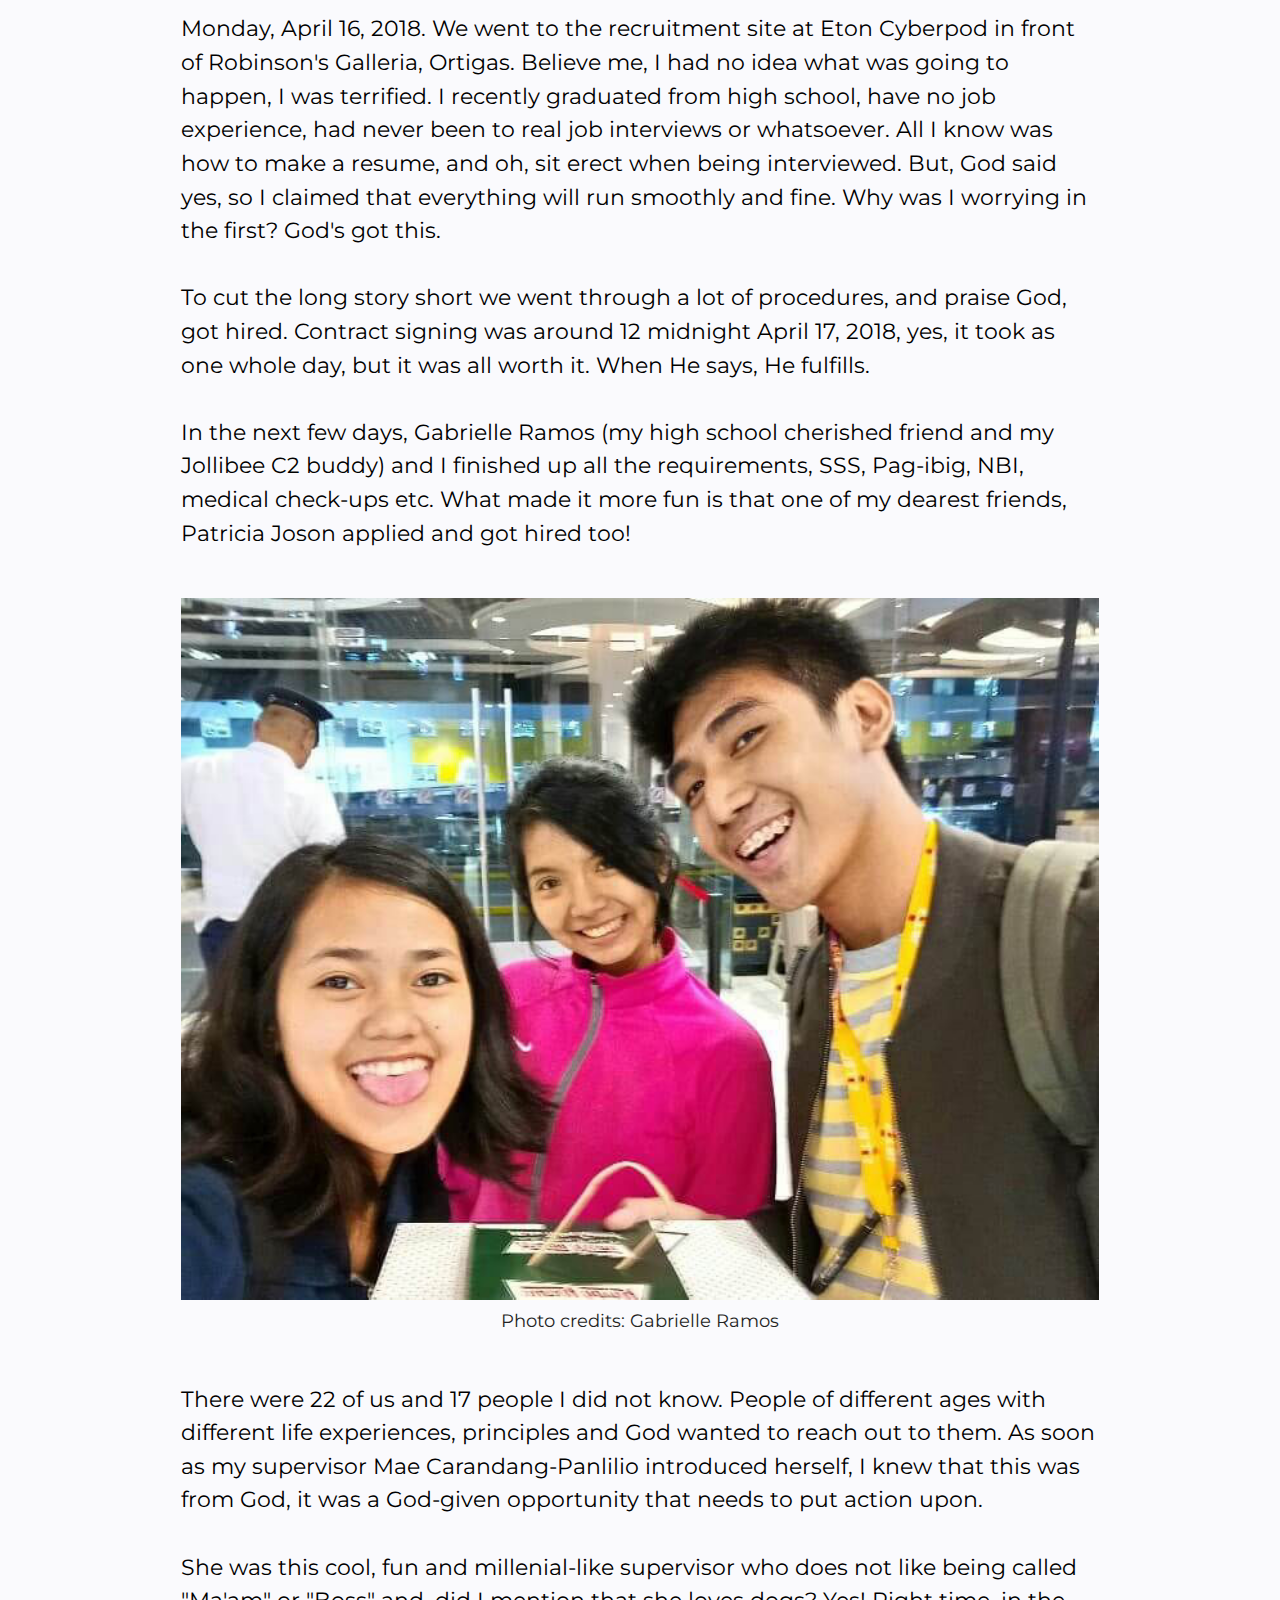
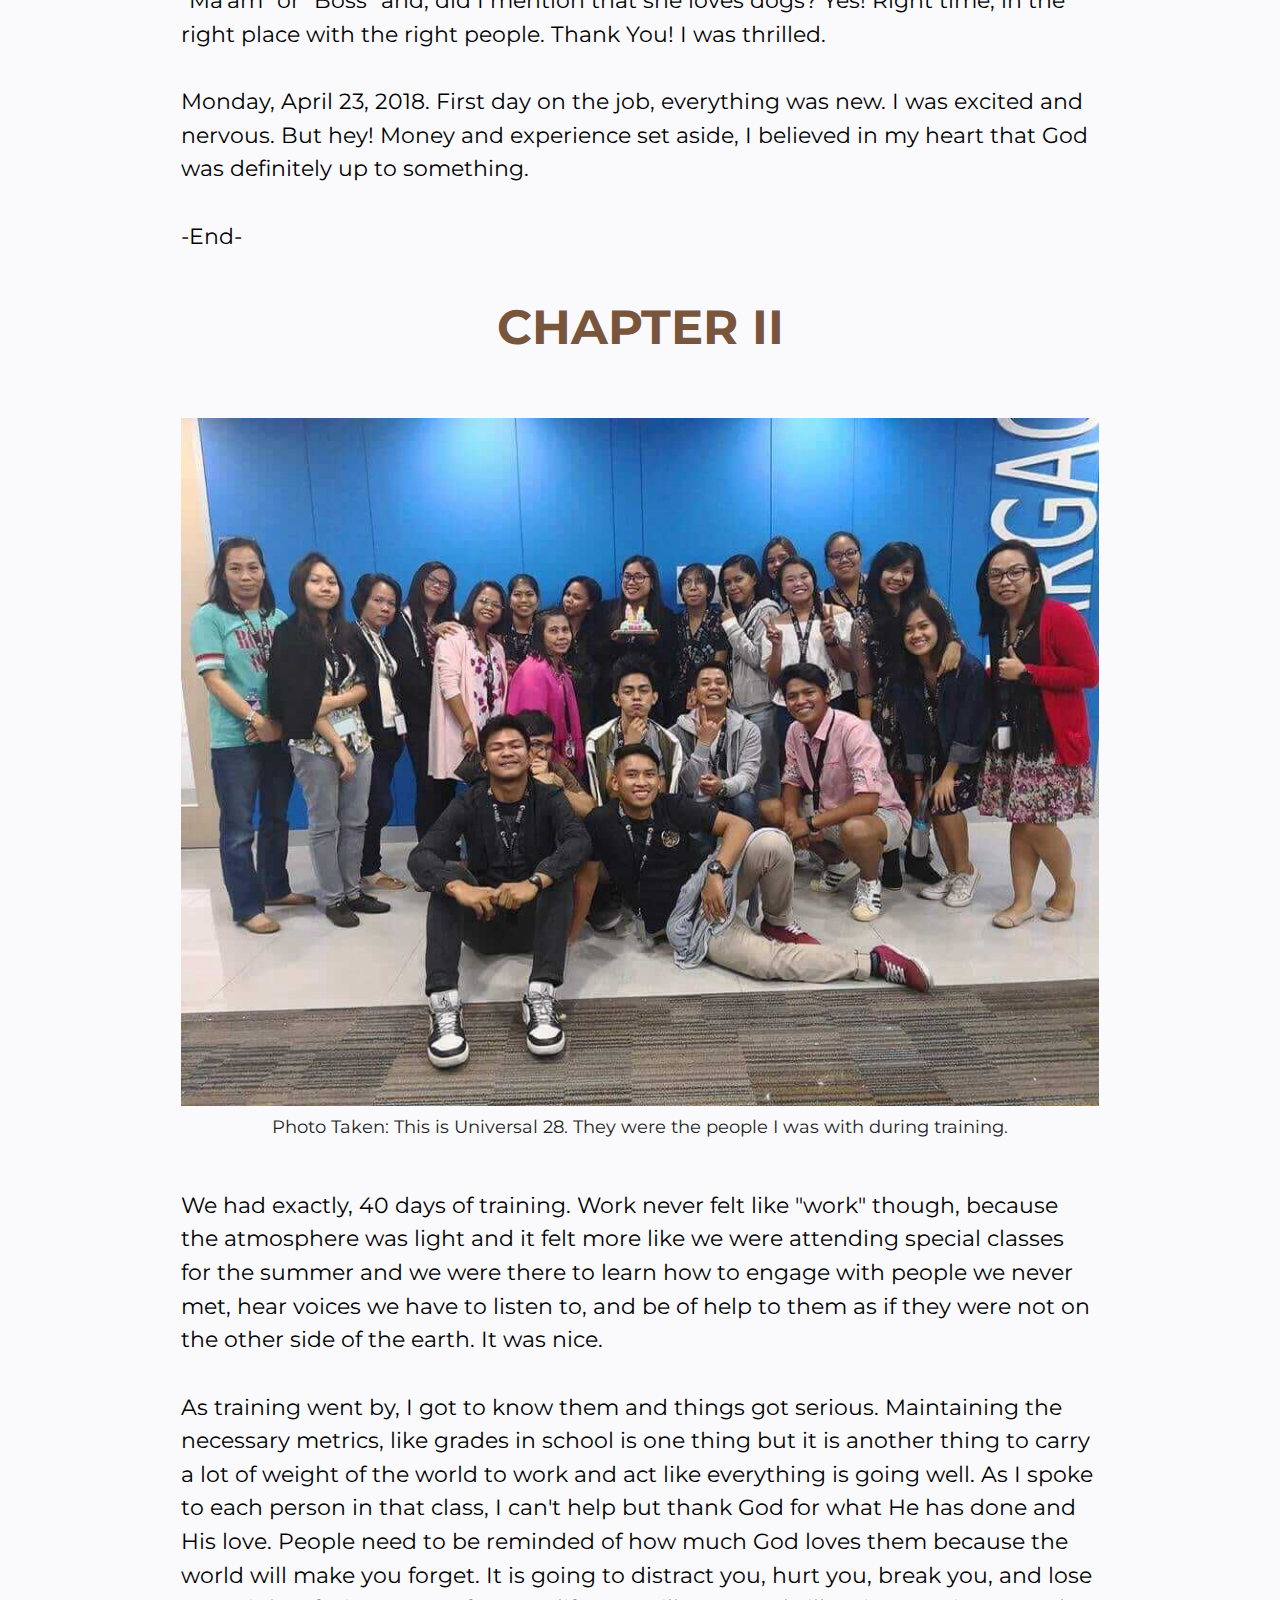
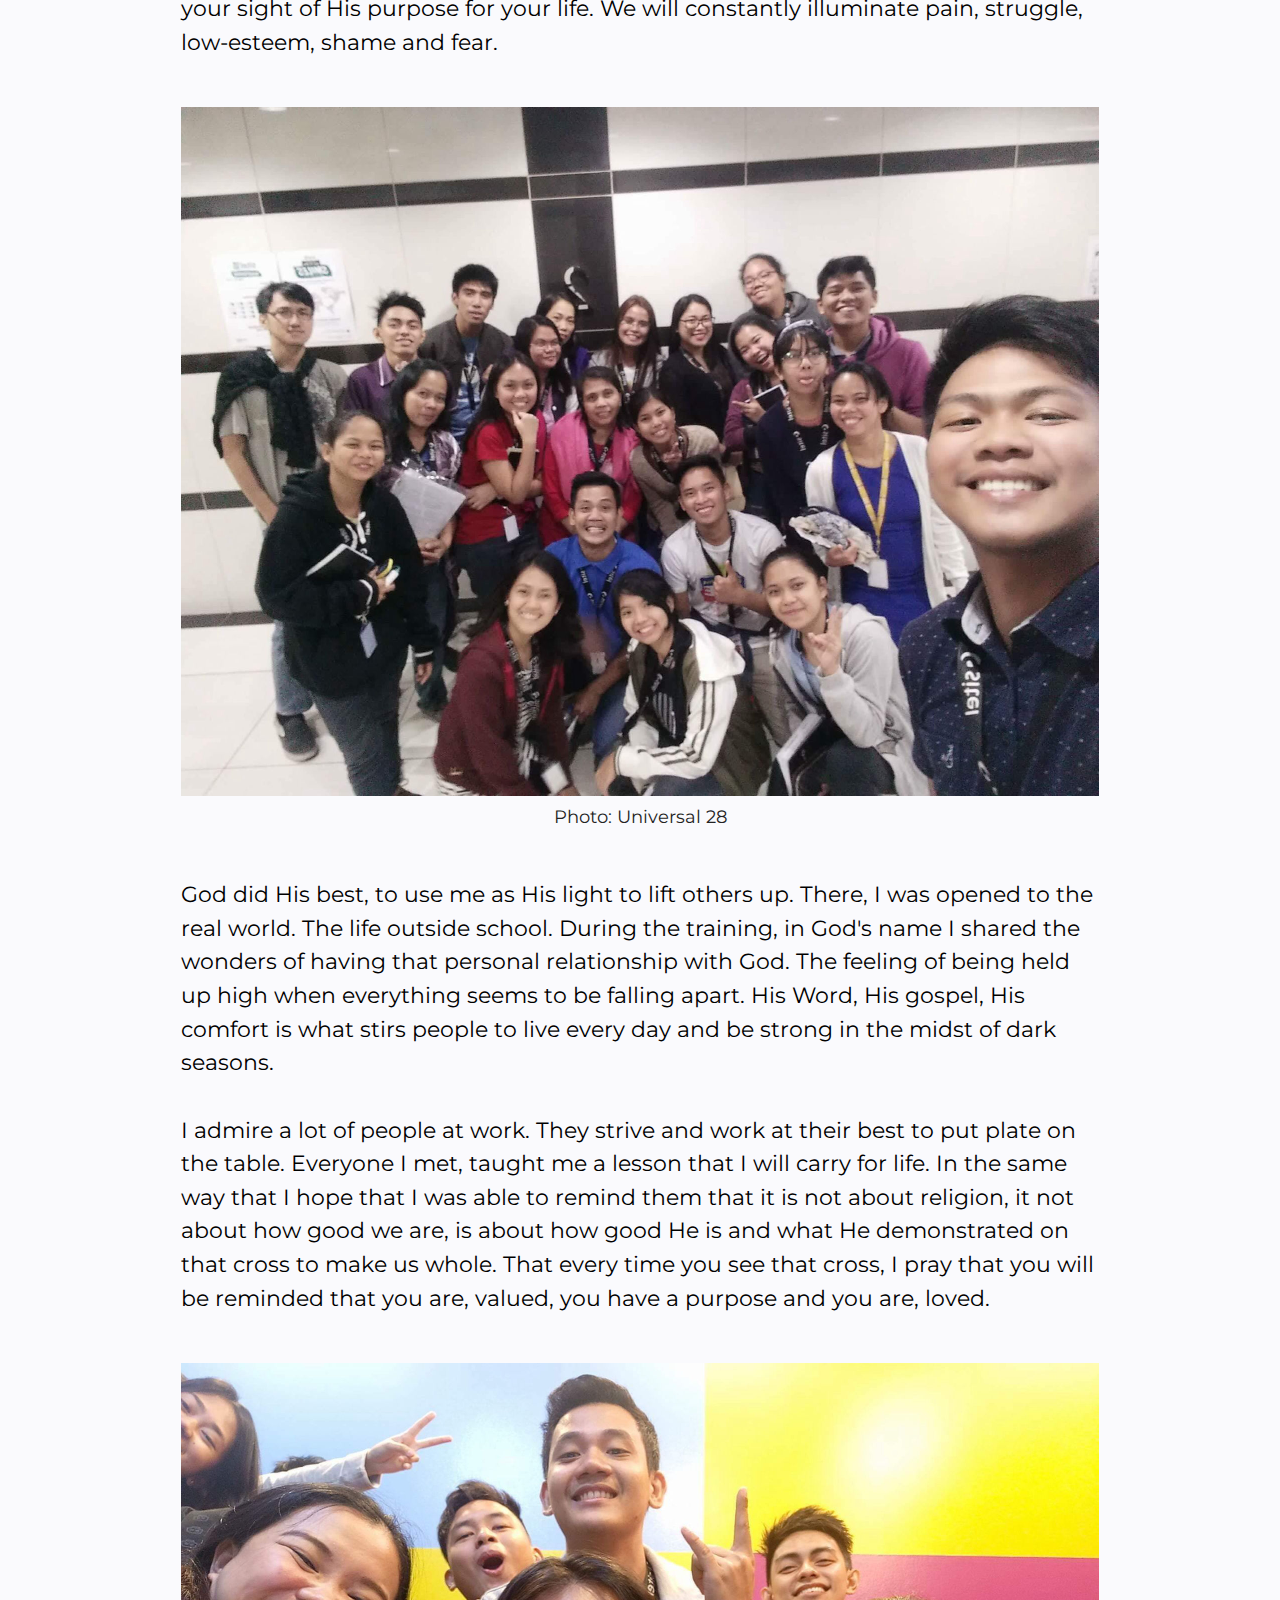
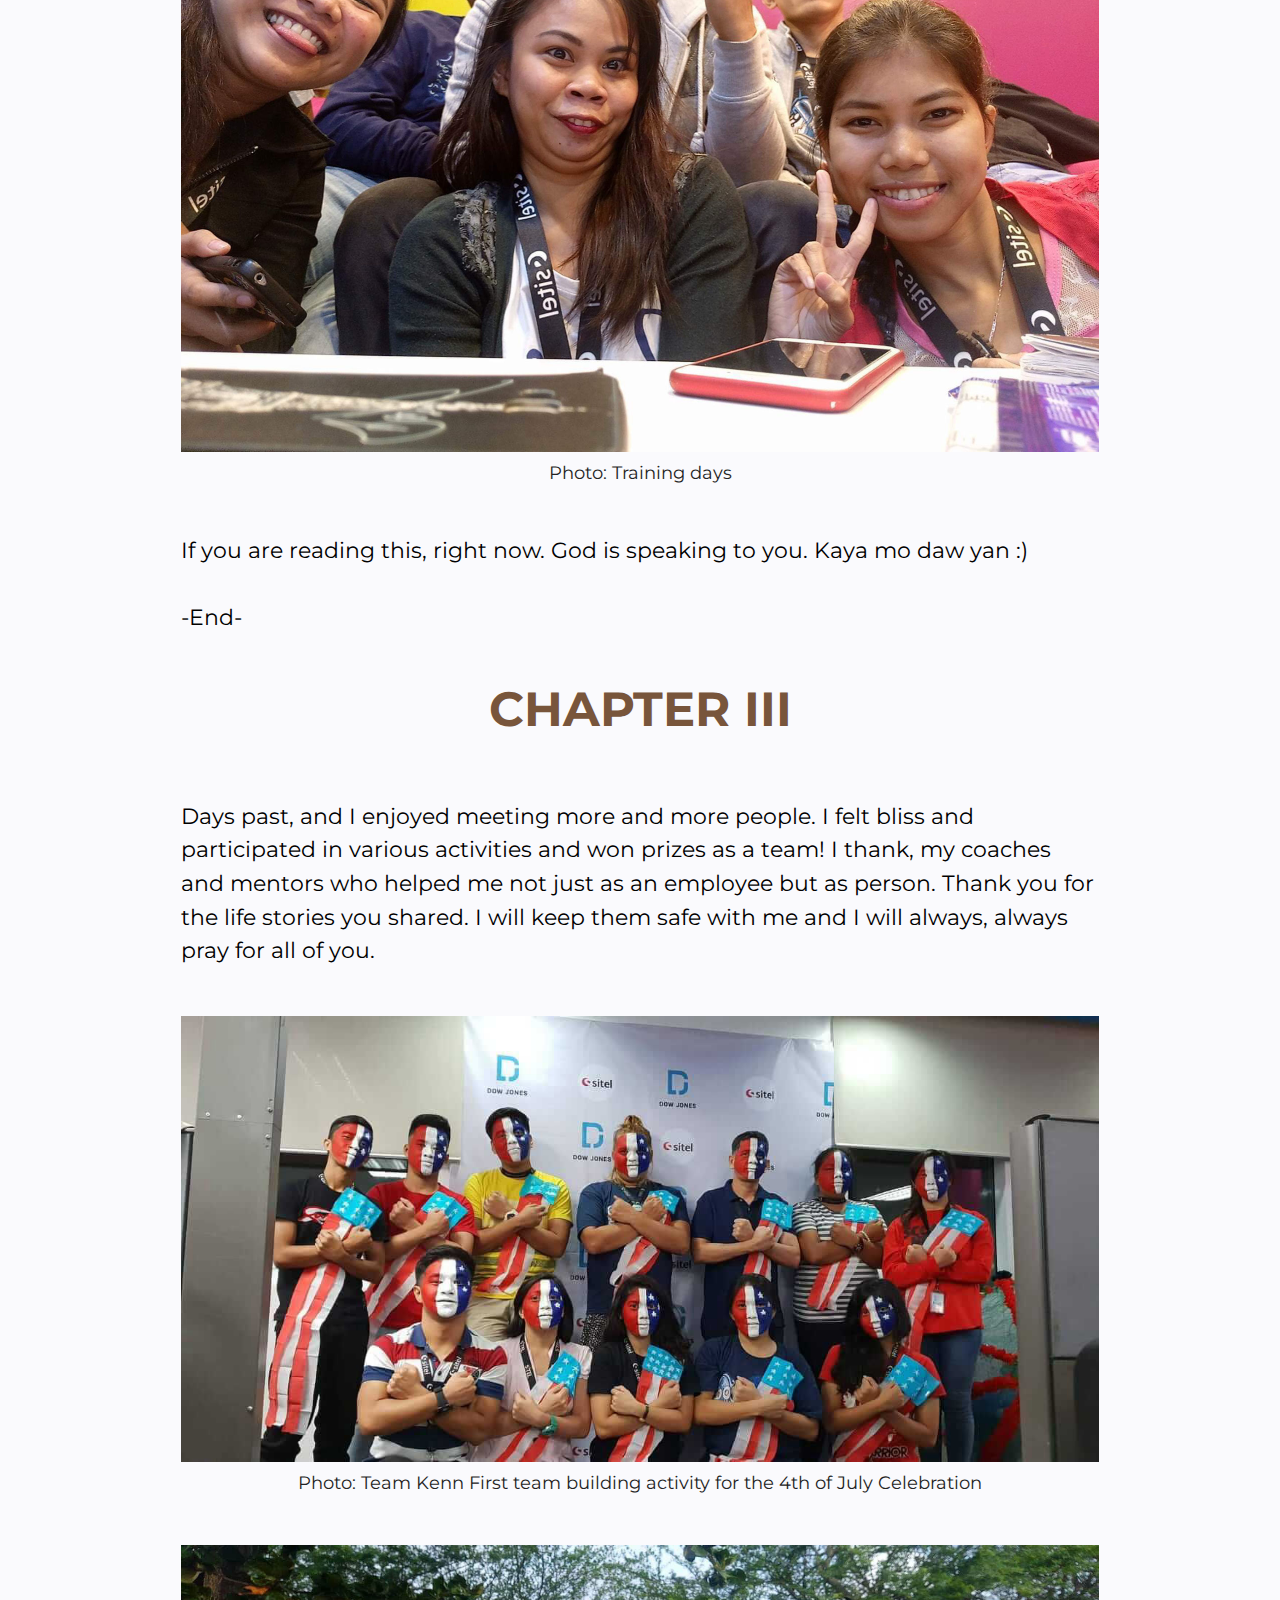
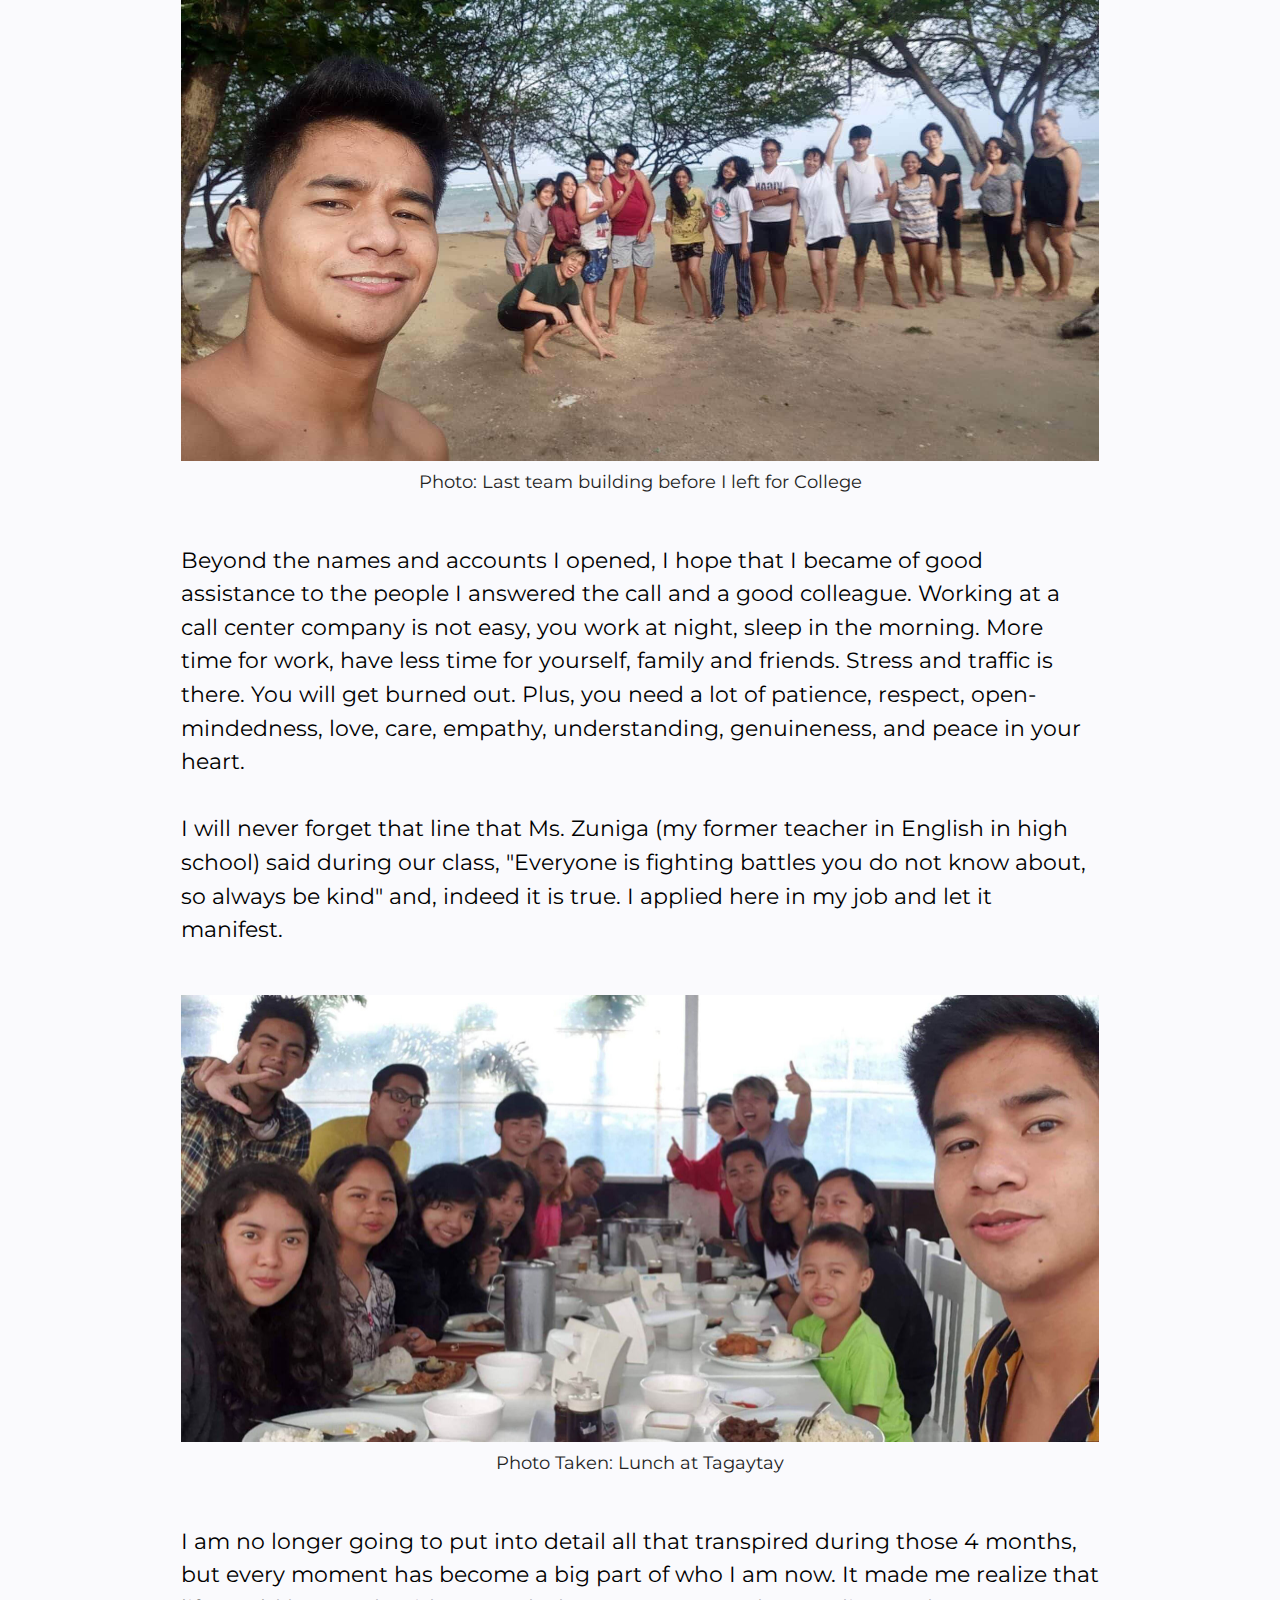
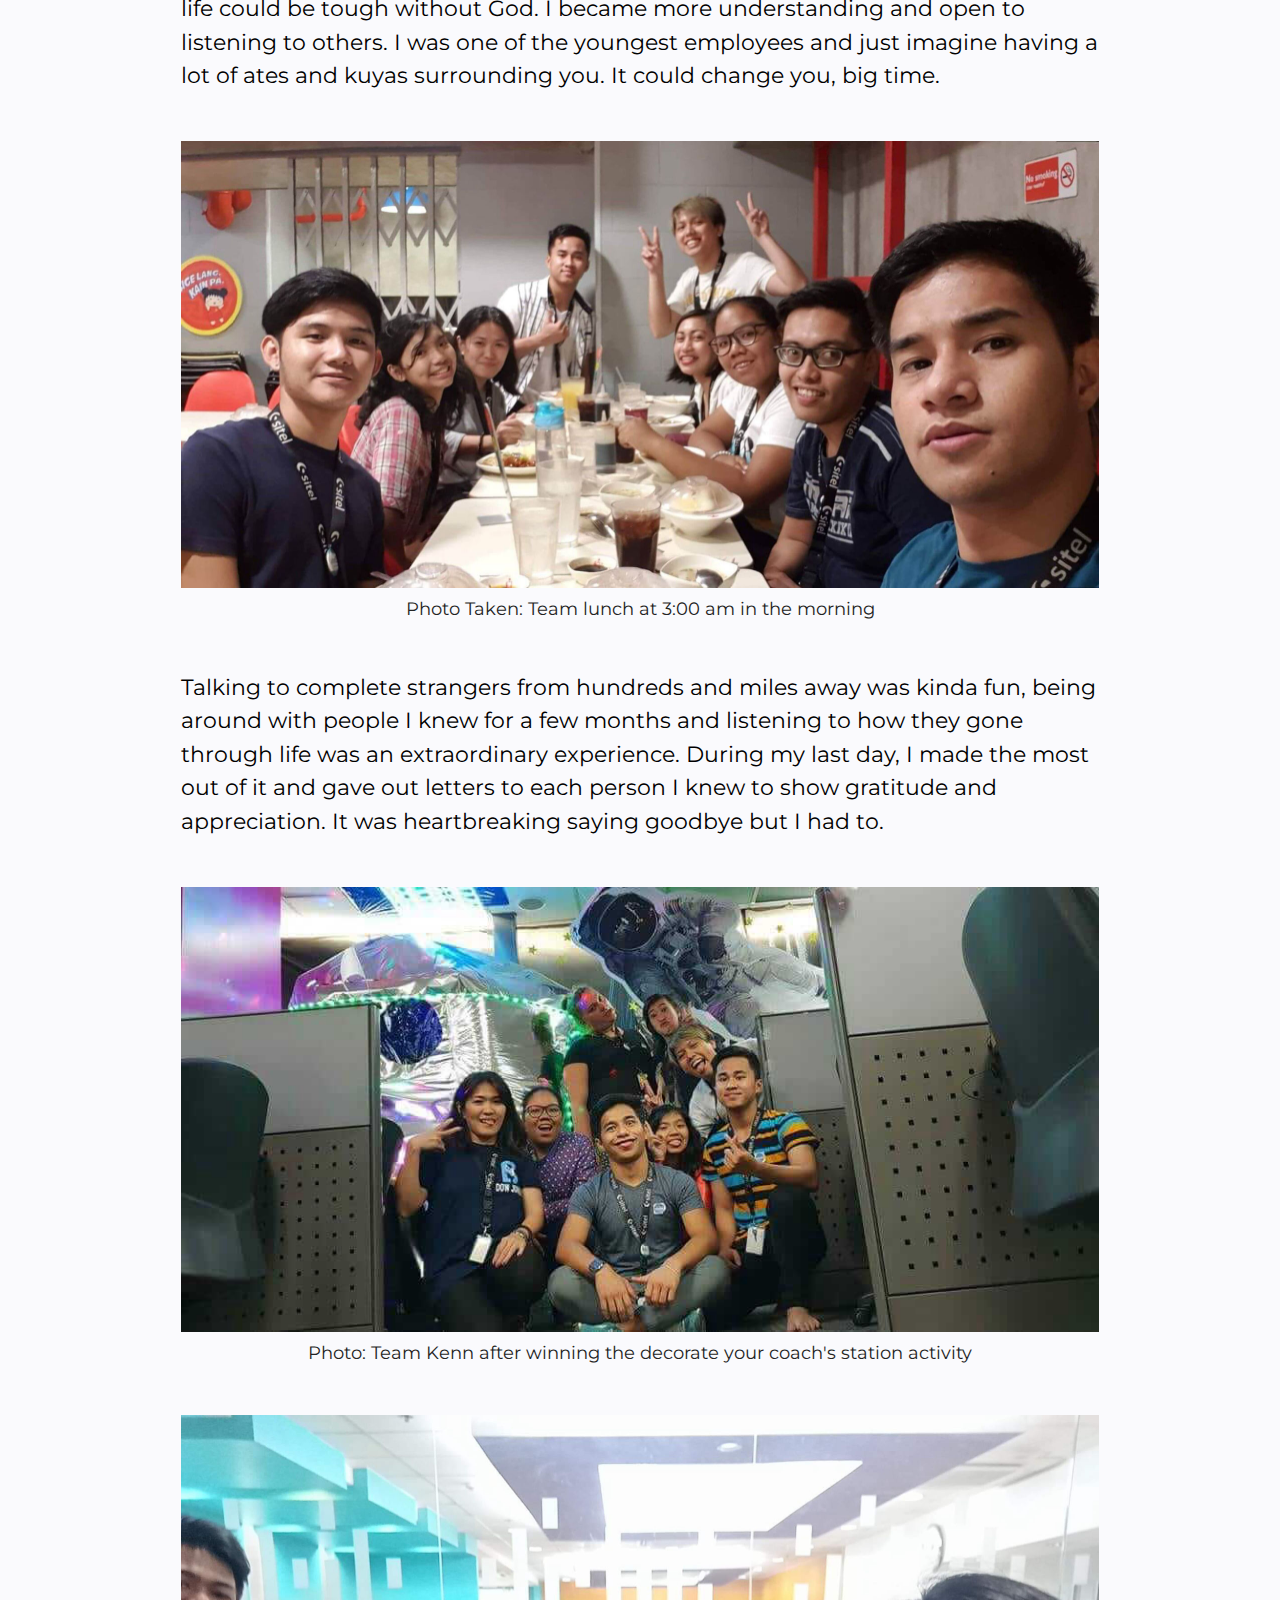
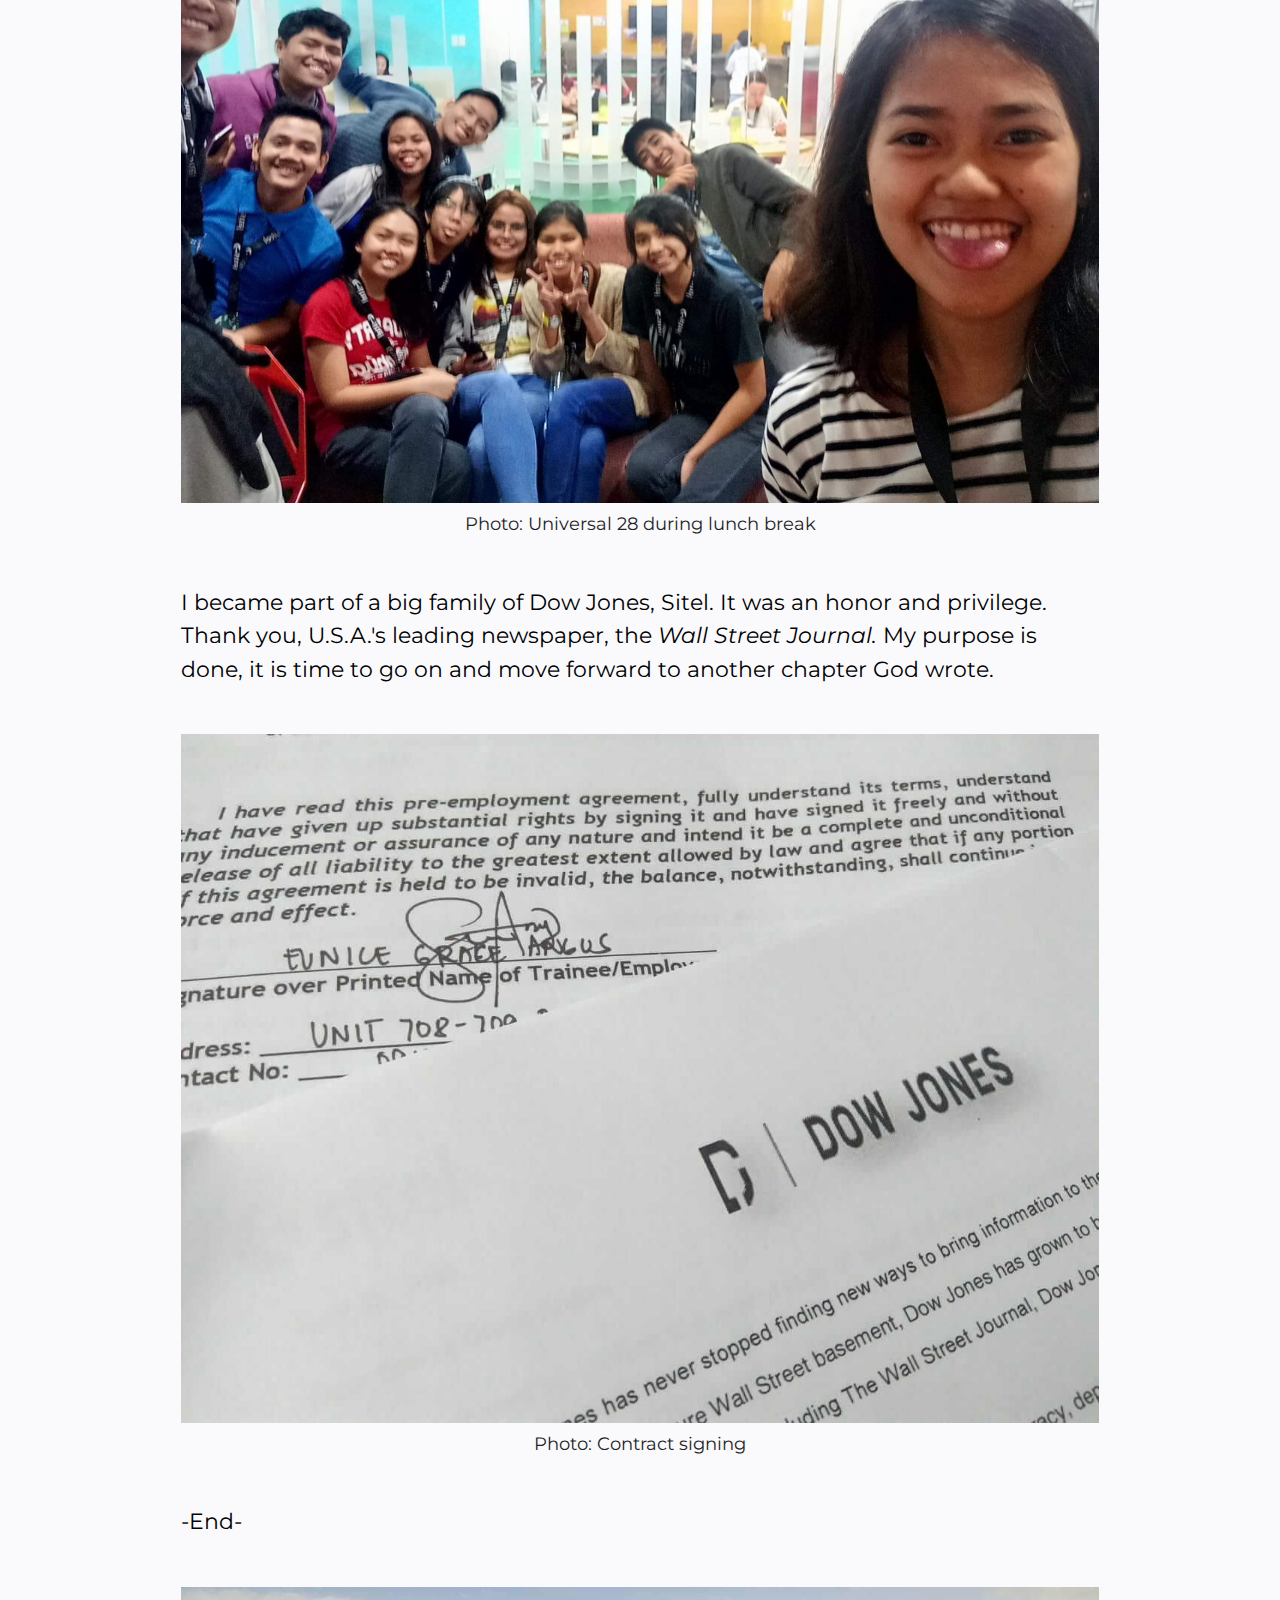
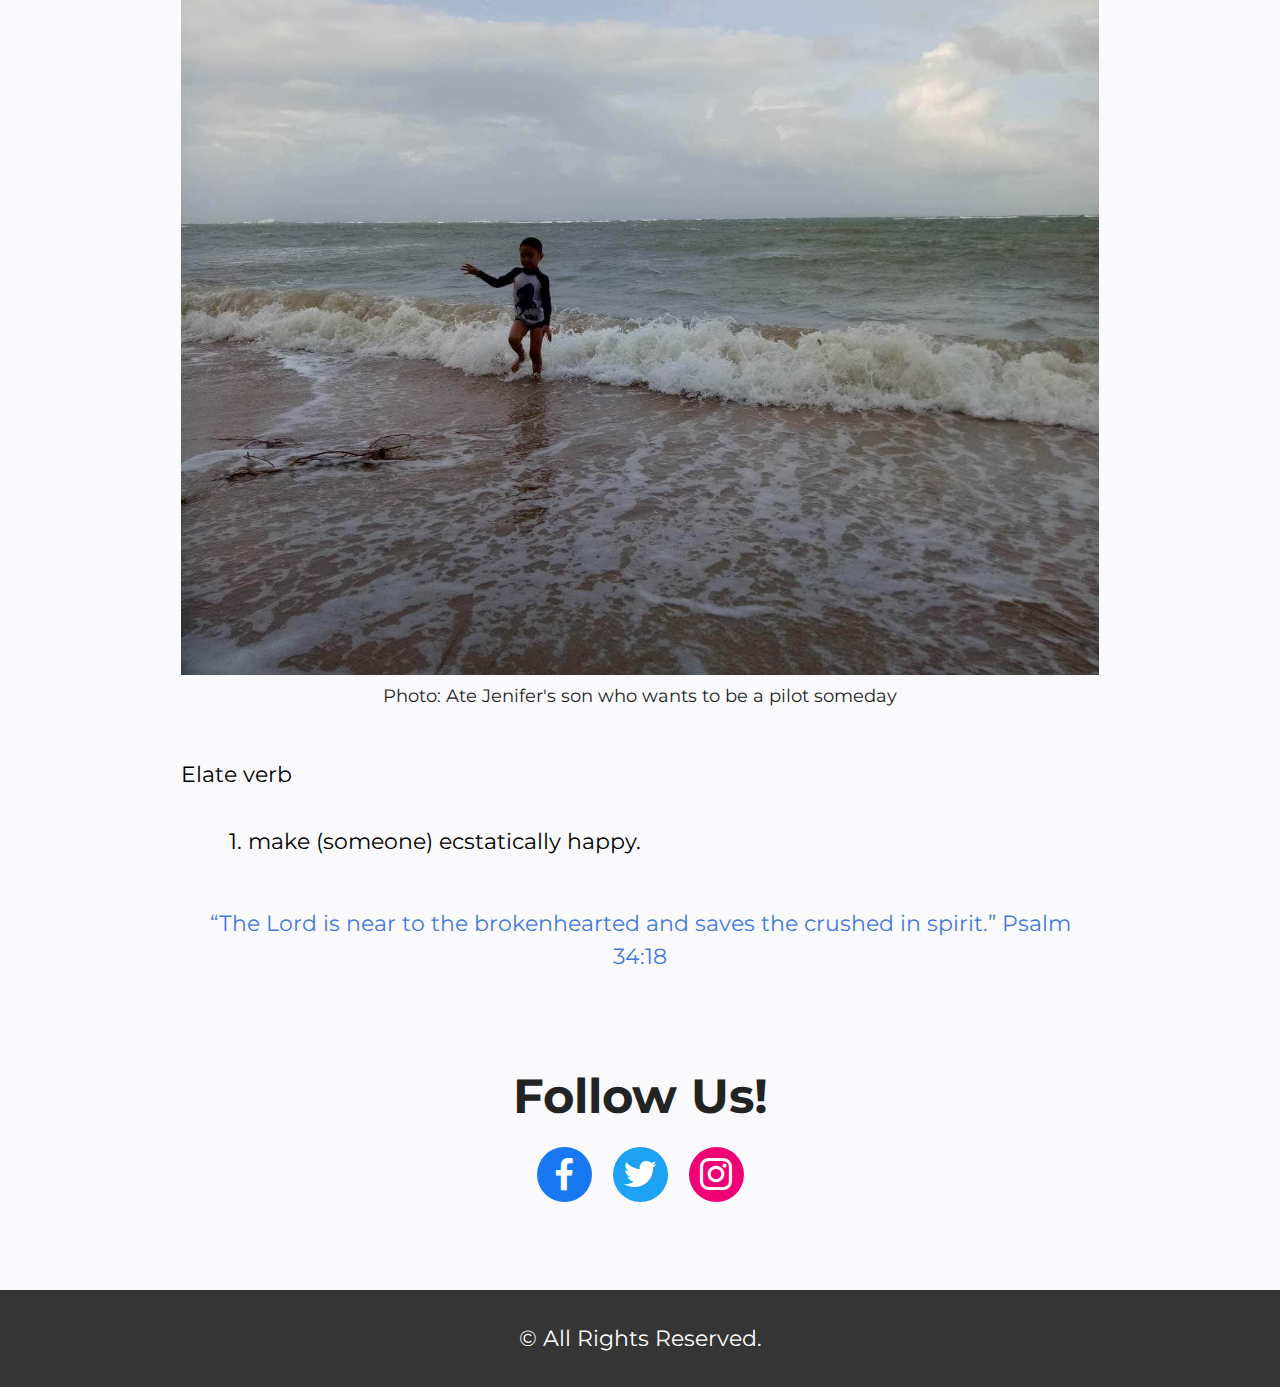
<file: page9.html>
<!DOCTYPE html>
<html  >
<head>
  
  <meta charset="UTF-8">
  <meta http-equiv="X-UA-Compatible" content="IE=edge">
  <meta name="generator" content="Mobirise v5.1.4, mobirise.com">
  <meta name="viewport" content="width=device-width, initial-scale=1, minimum-scale=1">
  <link rel="shortcut icon" href="assets/images/circle-cropped-1-128x128-1.png" type="image/x-icon">
  <meta name="description" content="">
  
  
  <title>ELATE</title>
  <link rel="stylesheet" href="assets/tether/tether.min.css">
  <link rel="stylesheet" href="assets/bootstrap/css/bootstrap.min.css">
  <link rel="stylesheet" href="assets/bootstrap/css/bootstrap-grid.min.css">
  <link rel="stylesheet" href="assets/bootstrap/css/bootstrap-reboot.min.css">
  <link rel="stylesheet" href="assets/dropdown/css/style.css">
  <link rel="stylesheet" href="assets/socicon/css/styles.css">
  <link rel="stylesheet" href="assets/theme/css/style.css">
  <link rel="preload" as="style" href="assets/mobirise/css/mbr-additional.css"><link rel="stylesheet" href="assets/mobirise/css/mbr-additional.css" type="text/css">
  
  
  
  
</head>
<body>
  
  <section class="menu menu3 cid-sc4ndcMfeV" once="menu" id="menu3-96">
    
    <nav class="navbar navbar-dropdown navbar-fixed-top navbar-expand-lg">
        <div class="container">
            <div class="navbar-brand">
                
                <span class="navbar-caption-wrap"><a class="navbar-caption text-primary display-2" href="index.html#header3-4">An Open Book</a></span>
            </div>
            <button class="navbar-toggler" type="button" data-toggle="collapse" data-target="#navbarSupportedContent" aria-controls="navbarNavAltMarkup" aria-expanded="false" aria-label="Toggle navigation">
                <div class="hamburger">
                    <span></span>
                    <span></span>
                    <span></span>
                    <span></span>
                </div>
            </button>
            <div class="collapse navbar-collapse" id="navbarSupportedContent">
                
                <div class="icons-menu">
                    <a class="iconfont-wrapper" href="https://web.facebook.com/sempiternalword?_rdc=1&_rdr" target="_blank">
                        <span class="p-2 mbr-iconfont socicon-facebook socicon"></span>
                    </a>
                    <a class="iconfont-wrapper" href="https://twitter.com/sempiternalword?fbclid=IwAR0Jkj_iWtZdvNBF_PI8IkRTvx3H0OFald3Rp8v8pCiQILHXlvVpCSY2Oso" target="_blank">
                        <span class="p-2 mbr-iconfont socicon-twitter socicon"></span>
                    </a>
                    <a class="iconfont-wrapper" href="https://www.instagram.com/sempiternalword/?hl=en&fbclid=IwAR2Ke2Ap63FxKErA_Xv5qHt0tJk1MAZ94StgDJ7eDjH904H9ItjBIxammAg" target="_blank">
                        <span class="p-2 mbr-iconfont socicon-instagram socicon"></span>
                    </a>
                    
                </div>
                
            </div>
        </div>
    </nav>
</section>

<section class="content4 cid-sdAOFNgylT" id="content4-9b">
    
    
    <div class="container">
        <div class="row justify-content-center">
            <div class="title col-md-12 col-lg-10">
                <h3 class="mbr-section-title mbr-fonts-style align-center mb-4 display-2"><strong>ELATE</strong></h3>
                
                
            </div>
        </div>
    </div>
</section>

<section class="image3 cid-sdAOfgKBCA" id="image3-98">
    

    

    <div class="container">
        <div class="row justify-content-center">
            <div class="col-12 col-lg-10">
                <div class="image-wrapper">
                    <img src="assets/images/el-960x960.jpg" alt="">
                    <p class="mbr-description mbr-fonts-style mt-2 align-center display-4">
                        Photo Taken: Calatagan, Batangas</p>
                </div>
            </div>
        </div>
    </div>
</section>

<section class="content5 cid-sdAOYd0I7S" id="content5-9c">
    
    <div class="container">
        <div class="row justify-content-center">
            <div class="col-md-12 col-lg-10">
                
                
                <p class="mbr-text mbr-fonts-style display-7">
                    "Praise be to the God and Father of our Lord Jesus Christ, the Father of compassion and the God of all comfort, who comforts us in all our troubles, so that we can comfort those in any trouble with the comfort we ourselves receive from God." 2 Cor 1:3-4</p>
            </div>
        </div>
    </div>
</section>

<section class="content5 cid-sdAP7r2aqk" id="content5-9d">
    
    <div class="container">
        <div class="row justify-content-center">
            <div class="col-md-12 col-lg-10">
                
                
                <p class="mbr-text mbr-fonts-style display-7">April-August, 2018. What better to spend it? Rest, bond with the family, make time for friends, enjoy and relax. However, God had other plans I guess? Thank you so much Merlyn Tabo, God had used you for His purpose in my life.</p>
            </div>
        </div>
    </div>
</section>

<section class="content4 cid-sdAPc1ItJa" id="content4-9e">
    
    
    <div class="container">
        <div class="row justify-content-center">
            <div class="title col-md-12 col-lg-10">
                <h3 class="mbr-section-title mbr-fonts-style align-center mb-4 display-2"><strong>CHAPTER I</strong></h3>
                
                
            </div>
        </div>
    </div>
</section>

<section class="content5 cid-sdAPgXOlPt" id="content5-9f">
    
    <div class="container">
        <div class="row justify-content-center">
            <div class="col-md-12 col-lg-10">
                
                
                <p class="mbr-text mbr-fonts-style display-7">Sometime this year I learned how important it is to seek God's Word before making any decisions and align our plans with His. He only wants the best and His plans are far greater than ours.<br><br>I want to share how God answers when we communicate with Him, through His Word, the Bible; He answers through parables that only you, can understand. He uses people as well, to lead you where you should go, what you should and exactly what you need to hear when you need it. It is more like a communication with your friend. We pray to speak with God, he answers back through His Word through what we call "Devotion" You can ask me more about it, if you want to.<br><br>I prayed about the job offered and here's what God said,</p>
            </div>
        </div>
    </div>
</section>

<section class="image3 cid-sdAPygNbDG" id="image3-9g">
    

    

    <div class="container">
        <div class="row justify-content-center">
            <div class="col-12 col-lg-10">
                <div class="image-wrapper">
                    <img src="assets/images/el1-434x225.jpg" alt="">
                    
                </div>
            </div>
        </div>
    </div>
</section>

<section class="image3 cid-sdAPyUl11Y" id="image3-9h">
    

    

    <div class="container">
        <div class="row justify-content-center">
            <div class="col-12 col-lg-10">
                <div class="image-wrapper">
                    <img src="assets/images/el2-540x264.jpg" alt="">
                    
                </div>
            </div>
        </div>
    </div>
</section>

<section class="content5 cid-sdAPLMXO0x" id="content5-9i">
    
    <div class="container">
        <div class="row justify-content-center">
            <div class="col-md-12 col-lg-10">
                
                
                <p class="mbr-text mbr-fonts-style display-7">And, I took that as a yes.<br><br>Monday, April 16, 2018. We went to the recruitment site at Eton Cyberpod in front of Robinson's Galleria, Ortigas. Believe me, I had no idea what was going to happen, I was terrified. I recently graduated from high school, have no job experience, had never been to real job interviews or whatsoever. All I know was how to make a resume, and oh, sit erect when being interviewed. But, God said yes, so I claimed that everything will run smoothly and fine. Why was I worrying in the first? God's got this.<br><br>To cut the long story short we went through a lot of procedures, and praise God, got hired. Contract signing was around 12 midnight April 17, 2018, yes, it took as one whole day, but it was all worth it. When He says, He fulfills.<br><br>In the next few days, Gabrielle Ramos (my high school cherished friend and my Jollibee C2 buddy) and I finished up all the requirements, SSS, Pag-ibig, NBI, medical check-ups etc. What made it more fun is that one of my dearest friends, Patricia Joson applied and got hired too!</p>
            </div>
        </div>
    </div>
</section>

<section class="image3 cid-sdAQ0NZ0G8" id="image3-9j">
    

    

    <div class="container">
        <div class="row justify-content-center">
            <div class="col-12 col-lg-10">
                <div class="image-wrapper">
                    <img src="assets/images/el3-714x546.jpg" alt="">
                    <p class="mbr-description mbr-fonts-style mt-2 align-center display-4">
                        Photo credits: Gabrielle Ramos</p>
                </div>
            </div>
        </div>
    </div>
</section>

<section class="content5 cid-sdAQbGK7OH" id="content5-9k">
    
    <div class="container">
        <div class="row justify-content-center">
            <div class="col-md-12 col-lg-10">
                
                
                <p class="mbr-text mbr-fonts-style display-7">There were 22 of us and 17 people I did not know. People of different ages with different life experiences, principles and God wanted to reach out to them. As soon as my supervisor Mae Carandang-Panlilio introduced herself, I knew that this was from God, it was a God-given opportunity that needs to put action upon.<br><br>She was this cool, fun and millenial-like supervisor who does not like being called "Ma'am" or "Boss" and, did I mention that she loves dogs? Yes! Right time, in the right place with the right people. Thank You! I was thrilled.<br><br>Monday, April 23, 2018. First day on the job, everything was new. I was excited and nervous. But hey! Money and experience set aside, I believed in my heart that God was definitely up to something.<br><br>-End-</p>
            </div>
        </div>
    </div>
</section>

<section class="content4 cid-sdAQimYLCV" id="content4-9m">
    
    
    <div class="container">
        <div class="row justify-content-center">
            <div class="title col-md-12 col-lg-10">
                <h3 class="mbr-section-title mbr-fonts-style align-center mb-4 display-2"><strong>CHAPTER II</strong></h3>
                
                
            </div>
        </div>
    </div>
</section>

<section class="image3 cid-sdAQgrQLGV" id="image3-9l">
    

    

    <div class="container">
        <div class="row justify-content-center">
            <div class="col-12 col-lg-10">
                <div class="image-wrapper">
                    <img src="assets/images/el4-960x720.jpg" alt="">
                    <p class="mbr-description mbr-fonts-style mt-2 align-center display-4">
                        Photo Taken: This is Universal 28. They were the people I was with during training.</p>
                </div>
            </div>
        </div>
    </div>
</section>

<section class="content5 cid-sdAQUDp5ph" id="content5-9n">
    
    <div class="container">
        <div class="row justify-content-center">
            <div class="col-md-12 col-lg-10">
                
                
                <p class="mbr-text mbr-fonts-style display-7">We had exactly, 40 days of training. Work never felt like "work" though, because the atmosphere was light and it felt more like we were attending special classes for the summer and we were there to learn how to engage with people we never met, hear voices we have to listen to, and be of help to them as if they were not on the other side of the earth. It was nice.<br><br>As training went by, I got to know them and things got serious. Maintaining the necessary metrics, like grades in school is one thing but it is another thing to carry a lot of weight of the world to work and act like everything is going well. As I spoke to each person in that class, I can't help but thank God for what He has done and His love. People need to be reminded of how much God loves them because the world will make you forget. It is going to distract you, hurt you, break you, and lose your sight of His purpose for your life. We will constantly illuminate pain, struggle, low-esteem, shame and fear.</p>
            </div>
        </div>
    </div>
</section>

<section class="image3 cid-sdAQZGMLZ1" id="image3-9o">
    

    

    <div class="container">
        <div class="row justify-content-center">
            <div class="col-12 col-lg-10">
                <div class="image-wrapper">
                    <img src="assets/images/el5-1836x1377.jpg" alt="">
                    <p class="mbr-description mbr-fonts-style mt-2 align-center display-4">
                        Photo: Universal 28</p>
                </div>
            </div>
        </div>
    </div>
</section>

<section class="content5 cid-sdARb3kVKG" id="content5-9p">
    
    <div class="container">
        <div class="row justify-content-center">
            <div class="col-md-12 col-lg-10">
                
                
                <p class="mbr-text mbr-fonts-style display-7">God did His best, to use me as His light to lift others up. There, I was opened to the real world. The life outside school. During the training, in God's name I shared the wonders of having that personal relationship with God. The feeling of being held up high when everything seems to be falling apart. His Word, His gospel, His comfort is what stirs people to live every day and be strong in the midst of dark seasons.<br><br>I admire a lot of people at work. They strive and work at their best to put plate on the table. Everyone I met, taught me a lesson that I will carry for life. In the same way that I hope that I was able to remind them that it is not about religion, it not about how good we are, is about how good He is and what He demonstrated on that cross to make us whole. That every time you see that cross, I pray that you will be reminded that you are, valued, you have a purpose and you are, loved.</p>
            </div>
        </div>
    </div>
</section>

<section class="image3 cid-sdAReRXxcL" id="image3-9q">
    

    

    <div class="container">
        <div class="row justify-content-center">
            <div class="col-12 col-lg-10">
                <div class="image-wrapper">
                    <img src="assets/images/el6-1836x1377.jpg" alt="">
                    <p class="mbr-description mbr-fonts-style mt-2 align-center display-4">
                        Photo: Training days</p>
                </div>
            </div>
        </div>
    </div>
</section>

<section class="content5 cid-sdAREZQlJx" id="content5-9r">
    
    <div class="container">
        <div class="row justify-content-center">
            <div class="col-md-12 col-lg-10">
                
                
                <p class="mbr-text mbr-fonts-style display-7">If you are reading this, right now. God is speaking to you. Kaya mo daw yan :)<br><br>-End-</p>
            </div>
        </div>
    </div>
</section>

<section class="content4 cid-sdARMJRQIh" id="content4-9s">
    
    
    <div class="container">
        <div class="row justify-content-center">
            <div class="title col-md-12 col-lg-10">
                <h3 class="mbr-section-title mbr-fonts-style align-center mb-4 display-2"><strong>CHAPTER III</strong></h3>
                
                
            </div>
        </div>
    </div>
</section>

<section class="content5 cid-sdARSCVc3I" id="content5-9t">
    
    <div class="container">
        <div class="row justify-content-center">
            <div class="col-md-12 col-lg-10">
                
                
                <p class="mbr-text mbr-fonts-style display-7">Days past, and I enjoyed meeting more and more people. I felt bliss and participated in various activities and won prizes as a team! I thank, my coaches and mentors who helped me not just as an employee but as person. Thank you for the life stories you shared. I will keep them safe with me and I will always, always pray for all of you.</p>
            </div>
        </div>
    </div>
</section>

<section class="image3 cid-sdARV0KFvc" id="image3-9u">
    

    

    <div class="container">
        <div class="row justify-content-center">
            <div class="col-12 col-lg-10">
                <div class="image-wrapper">
                    <img src="assets/images/el7-1260x613.jpg" alt="">
                    <p class="mbr-description mbr-fonts-style mt-2 align-center display-4">
                        Photo: Team Kenn First team building activity for the 4th of July Celebration</p>
                </div>
            </div>
        </div>
    </div>
</section>

<section class="image3 cid-sdASsChVtN" id="image3-9v">
    

    

    <div class="container">
        <div class="row justify-content-center">
            <div class="col-12 col-lg-10">
                <div class="image-wrapper">
                    <img src="assets/images/el8-1728x972.jpg" alt="">
                    <p class="mbr-description mbr-fonts-style mt-2 align-center display-4">
                        Photo: Last team building before I left for College</p>
                </div>
            </div>
        </div>
    </div>
</section>

<section class="content5 cid-sdASBJ7t8V" id="content5-9w">
    
    <div class="container">
        <div class="row justify-content-center">
            <div class="col-md-12 col-lg-10">
                
                
                <p class="mbr-text mbr-fonts-style display-7">Beyond the names and accounts I opened, I hope that I became of good assistance to the people I answered the call and a good colleague. Working at a call center company is not easy, you work at night, sleep in the morning. More time for work, have less time for yourself, family and friends. Stress and traffic is there. You will get burned out. Plus, you need a lot of patience, respect, open-mindedness, love, care, empathy, understanding, genuineness, and peace in your heart.<br><br>I will never forget that line that Ms. Zuniga (my former teacher in English in high school) said during our class, "Everyone is fighting battles you do not know about, so always be kind" and, indeed it is true. I applied here in my job and let it manifest.</p>
            </div>
        </div>
    </div>
</section>

<section class="image3 cid-sdASL16hTy" id="image3-9x">
    

    

    <div class="container">
        <div class="row justify-content-center">
            <div class="col-12 col-lg-10">
                <div class="image-wrapper">
                    <img src="assets/images/el9-1836x895.jpg" alt="">
                    <p class="mbr-description mbr-fonts-style mt-2 align-center display-4">
                        Photo Taken: Lunch at Tagaytay</p>
                </div>
            </div>
        </div>
    </div>
</section>

<section class="content5 cid-sdASV5Arf8" id="content5-9y">
    
    <div class="container">
        <div class="row justify-content-center">
            <div class="col-md-12 col-lg-10">
                
                
                <p class="mbr-text mbr-fonts-style display-7">I am no longer going to put into detail all that transpired during those 4 months, but every moment has become a big part of who I am now. It made me realize that life could be tough without God. I became more understanding and open to listening to others. I was one of the youngest employees and just imagine having a lot of ates and kuyas surrounding you. It could change you, big time.</p>
            </div>
        </div>
    </div>
</section>

<section class="image3 cid-sdASZ0ibG6" id="image3-9z">
    

    

    <div class="container">
        <div class="row justify-content-center">
            <div class="col-12 col-lg-10">
                <div class="image-wrapper">
                    <img src="assets/images/el10-1836x895.jpg" alt="">
                    <p class="mbr-description mbr-fonts-style mt-2 align-center display-4">
                        Photo Taken: Team lunch at 3:00 am in the morning</p>
                </div>
            </div>
        </div>
    </div>
</section>

<section class="content5 cid-sdATVhzE6O" id="content5-a0">
    
    <div class="container">
        <div class="row justify-content-center">
            <div class="col-md-12 col-lg-10">
                
                
                <p class="mbr-text mbr-fonts-style display-7">Talking to complete strangers from hundreds and miles away was kinda fun, being around with people I knew for a few months and listening to how they gone through life was an extraordinary experience. During my last day, I made the most out of it and gave out letters to each person I knew to show gratitude and appreciation. It was heartbreaking saying goodbye but I had to.</p>
            </div>
        </div>
    </div>
</section>

<section class="image3 cid-sdAU44SpBq" id="image3-a1">
    

    

    <div class="container">
        <div class="row justify-content-center">
            <div class="col-12 col-lg-10">
                <div class="image-wrapper">
                    <img src="assets/images/el11-960x466.jpg" alt="">
                    <p class="mbr-description mbr-fonts-style mt-2 align-center display-4">
                        Photo: Team Kenn after winning the decorate your coach's station activity</p>
                </div>
            </div>
        </div>
    </div>
</section>

<section class="image3 cid-sdAUdqj0yM" id="image3-a2">
    

    

    <div class="container">
        <div class="row justify-content-center">
            <div class="col-12 col-lg-10">
                <div class="image-wrapper">
                    <img src="assets/images/el12-1836x1377.jpg" alt="">
                    <p class="mbr-description mbr-fonts-style mt-2 align-center display-4">
                        Photo: Universal 28 during lunch break</p>
                </div>
            </div>
        </div>
    </div>
</section>

<section class="content5 cid-sdAUnIwIyZ" id="content5-a3">
    
    <div class="container">
        <div class="row justify-content-center">
            <div class="col-md-12 col-lg-10">
                
                
                <p class="mbr-text mbr-fonts-style display-7">I became part of a big family of Dow Jones, Sitel. It was an honor and privilege. Thank you, U.S.A.'s leading newspaper, the <em>Wall Street Journal.</em> My purpose is done, it is time to go on and move forward to another chapter God wrote.</p>
            </div>
        </div>
    </div>
</section>

<section class="image3 cid-sdAUwbKozd" id="image3-a4">
    

    

    <div class="container">
        <div class="row justify-content-center">
            <div class="col-12 col-lg-10">
                <div class="image-wrapper">
                    <img src="assets/images/el13-1224x918.jpg" alt="">
                    <p class="mbr-description mbr-fonts-style mt-2 align-center display-4">Photo: Contract signing</p>
                </div>
            </div>
        </div>
    </div>
</section>

<section class="content5 cid-sdAUGMcRxp" id="content5-a5">
    
    <div class="container">
        <div class="row justify-content-center">
            <div class="col-md-12 col-lg-10">
                
                
                <p class="mbr-text mbr-fonts-style display-7">-End-</p>
            </div>
        </div>
    </div>
</section>

<section class="image3 cid-sdAULROw4w" id="image3-a6">
    

    

    <div class="container">
        <div class="row justify-content-center">
            <div class="col-12 col-lg-10">
                <div class="image-wrapper">
                    <img src="assets/images/el14-1560x1170.jpg" alt="">
                    <p class="mbr-description mbr-fonts-style mt-2 align-center display-4">
                        Photo: Ate Jenifer's son who wants to be a pilot someday</p>
                </div>
            </div>
        </div>
    </div>
</section>

<section class="content5 cid-sdAUXCEXAm" id="content5-a7">
    
    <div class="container">
        <div class="row justify-content-center">
            <div class="col-md-12 col-lg-10">
                
                
                <p class="mbr-text mbr-fonts-style display-7">Elate verb<br><br>&nbsp; &nbsp; &nbsp; &nbsp; 1. make (someone) ecstatically happy.</p>
            </div>
        </div>
    </div>
</section>

<section class="content5 cid-sdAV7yzeXP" id="content5-a8">
    
    <div class="container">
        <div class="row justify-content-center">
            <div class="col-md-12 col-lg-10">
                
                
                <p class="mbr-text mbr-fonts-style display-7">
                    “The Lord is near to the brokenhearted and saves the crushed in spirit.” Psalm 34:18</p>
            </div>
        </div>
    </div>
</section>

<section class="share3 cid-sdG3WFg2Z4" id="share3-bq">
    
     
    
    

    <div class="container">
        <div class="media-container-row">
            <div class="col-12">
                <h3 class="mbr-section-title align-center mb-3 mbr-fonts-style display-2">
                    <strong>Follow Us!</strong>
                </h3>
                <div class="social-list align-center">
                   
                    <a class="iconfont-wrapper bg-facebook m-2 " target="_blank" href="https://web.facebook.com/sempiternalword?_rdc=1&_rdr">
                            <span class="socicon-facebook socicon"></span>
                        </a>
                        <a class="iconfont-wrapper bg-twitter m-2" href="https://twitter.com/sempiternalword?fbclid=IwAR0Jkj_iWtZdvNBF_PI8IkRTvx3H0OFald3Rp8v8pCiQILHXlvVpCSY2Oso" target="_blank">
                            <span class="socicon-twitter socicon"></span>
                        </a>
                        <a class="iconfont-wrapper bg-instagram m-2" href="https://www.instagram.com/sempiternalword/?hl=en&fbclid=IwAR2Ke2Ap63FxKErA_Xv5qHt0tJk1MAZ94StgDJ7eDjH904H9ItjBIxammAg" target="_blank">
                            <span class="socicon-instagram socicon"></span>
                        </a>
                        
                        
                        
                        
                        
                        
                        
                        
                </div>
            </div>
        </div>
    </div>
</section>

<section class="footer3 cid-sdG3buoO1W" once="footers" id="footer3-bo">

    

    

    <div class="container">
        <div class="media-container-row align-center mbr-white">
            
            
            <div class="row row-copirayt">
                <p class="mbr-text mb-0 mbr-fonts-style mbr-white align-center display-7">
                    © All Rights Reserved.
                </p>
            </div>
        </div>
    </div>
</section>
  
</body>
</html>
</file>
<file: assets/dropdown/css/style.css>
.navbar-dropdown {
  left: 0;
  padding: 0;
  position: absolute;
  right: 0;
  top: 0;
  transition: all 0.45s ease;
  z-index: 1030;
  background: #282828; }
  .navbar-dropdown .navbar-logo {
    margin-right: 0.8rem;
    transition: margin 0.3s ease-in-out;
    vertical-align: middle; }
    .navbar-dropdown .navbar-logo img {
      height: 3.125rem;
      transition: all 0.3s ease-in-out; }
    .navbar-dropdown .navbar-logo.mbr-iconfont {
      font-size: 3.125rem;
      line-height: 3.125rem; }
  .navbar-dropdown .navbar-caption {
    font-weight: 700;
    white-space: normal;
    vertical-align: -4px;
    line-height: 3.125rem !important; }
    .navbar-dropdown .navbar-caption, .navbar-dropdown .navbar-caption:hover {
      color: inherit;
      text-decoration: none; }
  .navbar-dropdown .mbr-iconfont + .navbar-caption {
    vertical-align: -1px; }
  .navbar-dropdown.navbar-fixed-top {
    position: fixed; }
  .navbar-dropdown .navbar-brand span {
    vertical-align: -4px; }
  .navbar-dropdown.bg-color.transparent {
    background: none; }
  .navbar-dropdown.navbar-short .navbar-brand {
    padding: 0.625rem 0; }
    .navbar-dropdown.navbar-short .navbar-brand span {
      vertical-align: -1px; }
  .navbar-dropdown.navbar-short .navbar-caption {
    line-height: 2.375rem !important;
    vertical-align: -2px; }
  .navbar-dropdown.navbar-short .navbar-logo {
    margin-right: 0.5rem; }
    .navbar-dropdown.navbar-short .navbar-logo img {
      height: 2.375rem; }
    .navbar-dropdown.navbar-short .navbar-logo.mbr-iconfont {
      font-size: 2.375rem;
      line-height: 2.375rem; }
  .navbar-dropdown.navbar-short .mbr-table-cell {
    height: 3.625rem; }
  .navbar-dropdown .navbar-close {
    left: 0.6875rem;
    position: fixed;
    top: 0.75rem;
    z-index: 1000; }
  .navbar-dropdown .hamburger-icon {
    content: "";
    display: inline-block;
    vertical-align: middle;
    width: 16px;
    -webkit-box-shadow: 0 -6px 0 1px #282828,0 0 0 1px #282828,0 6px 0 1px #282828;
    -moz-box-shadow: 0 -6px 0 1px #282828,0 0 0 1px #282828,0 6px 0 1px #282828;
    box-shadow: 0 -6px 0 1px #282828,0 0 0 1px #282828,0 6px 0 1px #282828; }

.dropdown-menu .dropdown-toggle[data-toggle="dropdown-submenu"]::after {
  border-bottom: 0.35em solid transparent;
  border-left: 0.35em solid;
  border-right: 0;
  border-top: 0.35em solid transparent;
  margin-left: 0.3rem; }

.dropdown-menu .dropdown-item:focus {
  outline: 0; }

.nav-dropdown {
  font-size: 0.75rem;
  font-weight: 500;
  height: auto !important; }
  .nav-dropdown .nav-btn {
    padding-left: 1rem; }
  .nav-dropdown .link {
    margin: .667em 1.667em;
    font-weight: 500;
    padding: 0;
    transition: color .2s ease-in-out; }
    .nav-dropdown .link.dropdown-toggle {
      margin-right: 2.583em; }
      .nav-dropdown .link.dropdown-toggle::after {
        margin-left: .25rem;
        border-top: 0.35em solid;
        border-right: 0.35em solid transparent;
        border-left: 0.35em solid transparent;
        border-bottom: 0; }
      .nav-dropdown .link.dropdown-toggle[aria-expanded="true"] {
        margin: 0;
        padding: 0.667em 3.263em  0.667em 1.667em; }
  .nav-dropdown .link::after,
  .nav-dropdown .dropdown-item::after {
    color: inherit; }
  .nav-dropdown .btn {
    font-size: 0.75rem;
    font-weight: 700;
    letter-spacing: 0;
    margin-bottom: 0;
    padding-left: 1.25rem;
    padding-right: 1.25rem; }
  .nav-dropdown .dropdown-menu {
    border-radius: 0;
    border: 0;
    left: 0;
    margin: 0;
    padding-bottom: 1.25rem;
    padding-top: 1.25rem;
    position: relative; }
  .nav-dropdown .dropdown-submenu {
    margin-left: 0.125rem;
    top: 0; }
  .nav-dropdown .dropdown-item {
    font-weight: 500;
    line-height: 2;
    padding: 0.3846em 4.615em 0.3846em 1.5385em;
    position: relative;
    transition: color .2s ease-in-out, background-color .2s ease-in-out; }
    .nav-dropdown .dropdown-item::after {
      margin-top: -0.3077em;
      position: absolute;
      right: 1.1538em;
      top: 50%; }
    .nav-dropdown .dropdown-item:focus, .nav-dropdown .dropdown-item:hover {
      background: none; }

@media (max-width: 767px) {
  .nav-dropdown.navbar-toggleable-sm {
    bottom: 0;
    display: none;
    left: 0;
    overflow-x: hidden;
    position: fixed;
    top: 0;
    transform: translateX(-100%);
    -ms-transform: translateX(-100%);
    -webkit-transform: translateX(-100%);
    width: 18.75rem;
    z-index: 999; } }
.nav-dropdown.navbar-toggleable-xl {
  bottom: 0;
  display: none;
  left: 0;
  overflow-x: hidden;
  position: fixed;
  top: 0;
  transform: translateX(-100%);
  -ms-transform: translateX(-100%);
  -webkit-transform: translateX(-100%);
  width: 18.75rem;
  z-index: 999; }

.nav-dropdown-sm {
  display: block !important;
  overflow-x: hidden;
  overflow: auto;
  padding-top: 3.875rem; }
  .nav-dropdown-sm::after {
    content: "";
    display: block;
    height: 3rem;
    width: 100%; }
  .nav-dropdown-sm.collapse.in ~ .navbar-close {
    display: block !important; }
  .nav-dropdown-sm.collapsing, .nav-dropdown-sm.collapse.in {
    transform: translateX(0);
    -ms-transform: translateX(0);
    -webkit-transform: translateX(0);
    transition: all 0.25s ease-out;
    -webkit-transition: all 0.25s ease-out;
    background: #282828; }
  .nav-dropdown-sm.collapsing[aria-expanded="false"] {
    transform: translateX(-100%);
    -ms-transform: translateX(-100%);
    -webkit-transform: translateX(-100%); }
  .nav-dropdown-sm .nav-item {
    display: block;
    margin-left: 0 !important;
    padding-left: 0; }
  .nav-dropdown-sm .link,
  .nav-dropdown-sm .dropdown-item {
    border-top: 1px dotted rgba(255, 255, 255, 0.1);
    font-size: 0.8125rem;
    line-height: 1.6;
    margin: 0 !important;
    padding: 0.875rem 2.4rem 0.875rem 1.5625rem !important;
    position: relative;
    white-space: normal; }
    .nav-dropdown-sm .link:focus, .nav-dropdown-sm .link:hover,
    .nav-dropdown-sm .dropdown-item:focus,
    .nav-dropdown-sm .dropdown-item:hover {
      background: rgba(0, 0, 0, 0.2) !important;
      color: #c0a375; }
  .nav-dropdown-sm .nav-btn {
    position: relative;
    padding: 1.5625rem 1.5625rem 0 1.5625rem; }
    .nav-dropdown-sm .nav-btn::before {
      border-top: 1px dotted rgba(255, 255, 255, 0.1);
      content: "";
      left: 0;
      position: absolute;
      top: 0;
      width: 100%; }
    .nav-dropdown-sm .nav-btn + .nav-btn {
      padding-top: 0.625rem; }
      .nav-dropdown-sm .nav-btn + .nav-btn::before {
        display: none; }
  .nav-dropdown-sm .btn {
    padding: 0.625rem 0; }
  .nav-dropdown-sm .dropdown-toggle[data-toggle="dropdown-submenu"]::after {
    margin-left: .25rem;
    border-top: 0.35em solid;
    border-right: 0.35em solid transparent;
    border-left: 0.35em solid transparent;
    border-bottom: 0; }
  .nav-dropdown-sm .dropdown-toggle[data-toggle="dropdown-submenu"][aria-expanded="true"]::after {
    border-top: 0;
    border-right: 0.35em solid transparent;
    border-left: 0.35em solid transparent;
    border-bottom: 0.35em solid; }
  .nav-dropdown-sm .dropdown-menu {
    margin: 0;
    padding: 0;
    position: relative;
    top: 0;
    left: 0;
    width: 100%;
    border: 0;
    float: none;
    border-radius: 0;
    background: none; }
  .nav-dropdown-sm .dropdown-submenu {
    left: 100%;
    margin-left: 0.125rem;
    margin-top: -1.25rem;
    top: 0; }

.navbar-toggleable-sm .nav-dropdown .dropdown-menu {
  position: absolute; }

.navbar-toggleable-sm .nav-dropdown .dropdown-submenu {
  left: 100%;
  margin-left: 0.125rem;
  margin-top: -1.25rem;
  top: 0; }

.navbar-toggleable-sm.opened .nav-dropdown .dropdown-menu {
  position: relative; }

.navbar-toggleable-sm.opened .nav-dropdown .dropdown-submenu {
  left: 0;
  margin-left: 00rem;
  margin-top: 0rem;
  top: 0; }

.is-builder .nav-dropdown.collapsing {
  transition: none !important; }

/*# sourceMappingURL=style.css.map */
</file>
<file: assets/socicon/css/styles.css>
@charset "UTF-8";

@font-face {
  font-family: 'Socicon';
  src:  url('../fonts/socicon.eot');
  src:  url('../fonts/socicon.eot?#iefix') format('embedded-opentype'),
    url('../fonts/socicon.woff2') format('woff2'),
    url('../fonts/socicon.ttf') format('truetype'),
    url('../fonts/socicon.woff') format('woff'),
    url('../fonts/socicon.svg#socicon') format('svg');
  font-weight: normal;
  font-style: normal;
}

[data-icon]:before {
  font-family: "socicon" !important;
  content: attr(data-icon);
  font-style: normal !important;
  font-weight: normal !important;
  font-variant: normal !important;
  text-transform: none !important;
  speak: none;
  line-height: 1;
  -webkit-font-smoothing: antialiased;
  -moz-osx-font-smoothing: grayscale;
}

[class^="socicon-"], [class*=" socicon-"] {
  /* use !important to prevent issues with browser extensions that change fonts */
  font-family: 'Socicon' !important;
  speak: none;
  font-style: normal;
  font-weight: normal;
  font-variant: normal;
  text-transform: none;
  line-height: 1;

  /* Better Font Rendering =========== */
  -webkit-font-smoothing: antialiased;
  -moz-osx-font-smoothing: grayscale;
}

.socicon-eitaa:before {
  content: "\e97c";
}
.socicon-soroush:before {
  content: "\e97d";
}
.socicon-bale:before {
  content: "\e97e";
}
.socicon-zazzle:before {
  content: "\e97b";
}
.socicon-society6:before {
  content: "\e97a";
}
.socicon-redbubble:before {
  content: "\e979";
}
.socicon-avvo:before {
  content: "\e978";
}
.socicon-stitcher:before {
  content: "\e977";
}
.socicon-googlehangouts:before {
  content: "\e974";
}
.socicon-dlive:before {
  content: "\e975";
}
.socicon-vsco:before {
  content: "\e976";
}
.socicon-flipboard:before {
  content: "\e973";
}
.socicon-ubuntu:before {
  content: "\e958";
}
.socicon-artstation:before {
  content: "\e959";
}
.socicon-invision:before {
  content: "\e95a";
}
.socicon-torial:before {
  content: "\e95b";
}
.socicon-collectorz:before {
  content: "\e95c";
}
.socicon-seenthis:before {
  content: "\e95d";
}
.socicon-googleplaymusic:before {
  content: "\e95e";
}
.socicon-debian:before {
  content: "\e95f";
}
.socicon-filmfreeway:before {
  content: "\e960";
}
.socicon-gnome:before {
  content: "\e961";
}
.socicon-itchio:before {
  content: "\e962";
}
.socicon-jamendo:before {
  content: "\e963";
}
.socicon-mix:before {
  content: "\e964";
}
.socicon-sharepoint:before {
  content: "\e965";
}
.socicon-tinder:before {
  content: "\e966";
}
.socicon-windguru:before {
  content: "\e967";
}
.socicon-cdbaby:before {
  content: "\e968";
}
.socicon-elementaryos:before {
  content: "\e969";
}
.socicon-stage32:before {
  content: "\e96a";
}
.socicon-tiktok:before {
  content: "\e96b";
}
.socicon-gitter:before {
  content: "\e96c";
}
.socicon-letterboxd:before {
  content: "\e96d";
}
.socicon-threema:before {
  content: "\e96e";
}
.socicon-splice:before {
  content: "\e96f";
}
.socicon-metapop:before {
  content: "\e970";
}
.socicon-naver:before {
  content: "\e971";
}
.socicon-remote:before {
  content: "\e972";
}
.socicon-internet:before {
  content: "\e957";
}
.socicon-moddb:before {
  content: "\e94b";
}
.socicon-indiedb:before {
  content: "\e94c";
}
.socicon-traxsource:before {
  content: "\e94d";
}
.socicon-gamefor:before {
  content: "\e94e";
}
.socicon-pixiv:before {
  content: "\e94f";
}
.socicon-myanimelist:before {
  content: "\e950";
}
.socicon-blackberry:before {
  content: "\e951";
}
.socicon-wickr:before {
  content: "\e952";
}
.socicon-spip:before {
  content: "\e953";
}
.socicon-napster:before {
  content: "\e954";
}
.socicon-beatport:before {
  content: "\e955";
}
.socicon-hackerone:before {
  content: "\e956";
}
.socicon-hackernews:before {
  content: "\e946";
}
.socicon-smashwords:before {
  content: "\e947";
}
.socicon-kobo:before {
  content: "\e948";
}
.socicon-bookbub:before {
  content: "\e949";
}
.socicon-mailru:before {
  content: "\e94a";
}
.socicon-gitlab:before {
  content: "\e945";
}
.socicon-instructables:before {
  content: "\e944";
}
.socicon-portfolio:before {
  content: "\e943";
}
.socicon-codered:before {
  content: "\e940";
}
.socicon-origin:before {
  content: "\e941";
}
.socicon-nextdoor:before {
  content: "\e942";
}
.socicon-udemy:before {
  content: "\e93f";
}
.socicon-livemaster:before {
  content: "\e93e";
}
.socicon-crunchbase:before {
  content: "\e93b";
}
.socicon-homefy:before {
  content: "\e93c";
}
.socicon-calendly:before {
  content: "\e93d";
}
.socicon-realtor:before {
  content: "\e90f";
}
.socicon-tidal:before {
  content: "\e910";
}
.socicon-qobuz:before {
  content: "\e911";
}
.socicon-natgeo:before {
  content: "\e912";
}
.socicon-mastodon:before {
  content: "\e913";
}
.socicon-unsplash:before {
  content: "\e914";
}
.socicon-homeadvisor:before {
  content: "\e915";
}
.socicon-angieslist:before {
  content: "\e916";
}
.socicon-codepen:before {
  content: "\e917";
}
.socicon-slack:before {
  content: "\e918";
}
.socicon-openaigym:before {
  content: "\e919";
}
.socicon-logmein:before {
  content: "\e91a";
}
.socicon-fiverr:before {
  content: "\e91b";
}
.socicon-gotomeeting:before {
  content: "\e91c";
}
.socicon-aliexpress:before {
  content: "\e91d";
}
.socicon-guru:before {
  content: "\e91e";
}
.socicon-appstore:before {
  content: "\e91f";
}
.socicon-homes:before {
  content: "\e920";
}
.socicon-zoom:before {
  content: "\e921";
}
.socicon-alibaba:before {
  content: "\e922";
}
.socicon-craigslist:before {
  content: "\e923";
}
.socicon-wix:before {
  content: "\e924";
}
.socicon-redfin:before {
  content: "\e925";
}
.socicon-googlecalendar:before {
  content: "\e926";
}
.socicon-shopify:before {
  content: "\e927";
}
.socicon-freelancer:before {
  content: "\e928";
}
.socicon-seedrs:before {
  content: "\e929";
}
.socicon-bing:before {
  content: "\e92a";
}
.socicon-doodle:before {
  content: "\e92b";
}
.socicon-bonanza:before {
  content: "\e92c";
}
.socicon-squarespace:before {
  content: "\e92d";
}
.socicon-toptal:before {
  content: "\e92e";
}
.socicon-gust:before {
  content: "\e92f";
}
.socicon-ask:before {
  content: "\e930";
}
.socicon-trulia:before {
  content: "\e931";
}
.socicon-loomly:before {
  content: "\e932";
}
.socicon-ghost:before {
  content: "\e933";
}
.socicon-upwork:before {
  content: "\e934";
}
.socicon-fundable:before {
  content: "\e935";
}
.socicon-booking:before {
  content: "\e936";
}
.socicon-googlemaps:before {
  content: "\e937";
}
.socicon-zillow:before {
  content: "\e938";
}
.socicon-niconico:before {
  content: "\e939";
}
.socicon-toneden:before {
  content: "\e93a";
}
.socicon-augment:before {
  content: "\e908";
}
.socicon-bitbucket:before {
  content: "\e909";
}
.socicon-fyuse:before {
  content: "\e90a";
}
.socicon-yt-gaming:before {
  content: "\e90b";
}
.socicon-sketchfab:before {
  content: "\e90c";
}
.socicon-mobcrush:before {
  content: "\e90d";
}
.socicon-microsoft:before {
  content: "\e90e";
}
.socicon-pandora:before {
  content: "\e907";
}
.socicon-messenger:before {
  content: "\e906";
}
.socicon-gamewisp:before {
  content: "\e905";
}
.socicon-bloglovin:before {
  content: "\e904";
}
.socicon-tunein:before {
  content: "\e903";
}
.socicon-gamejolt:before {
  content: "\e901";
}
.socicon-trello:before {
  content: "\e902";
}
.socicon-spreadshirt:before {
  content: "\e900";
}
.socicon-500px:before {
  content: "\e000";
}
.socicon-8tracks:before {
  content: "\e001";
}
.socicon-airbnb:before {
  content: "\e002";
}
.socicon-alliance:before {
  content: "\e003";
}
.socicon-amazon:before {
  content: "\e004";
}
.socicon-amplement:before {
  content: "\e005";
}
.socicon-android:before {
  content: "\e006";
}
.socicon-angellist:before {
  content: "\e007";
}
.socicon-apple:before {
  content: "\e008";
}
.socicon-appnet:before {
  content: "\e009";
}
.socicon-baidu:before {
  content: "\e00a";
}
.socicon-bandcamp:before {
  content: "\e00b";
}
.socicon-battlenet:before {
  content: "\e00c";
}
.socicon-mixer:before {
  content: "\e00d";
}
.socicon-bebee:before {
  content: "\e00e";
}
.socicon-bebo:before {
  content: "\e00f";
}
.socicon-behance:before {
  content: "\e010";
}
.socicon-blizzard:before {
  content: "\e011";
}
.socicon-blogger:before {
  content: "\e012";
}
.socicon-buffer:before {
  content: "\e013";
}
.socicon-chrome:before {
  content: "\e014";
}
.socicon-coderwall:before {
  content: "\e015";
}
.socicon-curse:before {
  content: "\e016";
}
.socicon-dailymotion:before {
  content: "\e017";
}
.socicon-deezer:before {
  content: "\e018";
}
.socicon-delicious:before {
  content: "\e019";
}
.socicon-deviantart:before {
  content: "\e01a";
}
.socicon-diablo:before {
  content: "\e01b";
}
.socicon-digg:before {
  content: "\e01c";
}
.socicon-discord:before {
  content: "\e01d";
}
.socicon-disqus:before {
  content: "\e01e";
}
.socicon-douban:before {
  content: "\e01f";
}
.socicon-draugiem:before {
  content: "\e020";
}
.socicon-dribbble:before {
  content: "\e021";
}
.socicon-drupal:before {
  content: "\e022";
}
.socicon-ebay:before {
  content: "\e023";
}
.socicon-ello:before {
  content: "\e024";
}
.socicon-endomodo:before {
  content: "\e025";
}
.socicon-envato:before {
  content: "\e026";
}
.socicon-etsy:before {
  content: "\e027";
}
.socicon-facebook:before {
  content: "\e028";
}
.socicon-feedburner:before {
  content: "\e029";
}
.socicon-filmweb:before {
  content: "\e02a";
}
.socicon-firefox:before {
  content: "\e02b";
}
.socicon-flattr:before {
  content: "\e02c";
}
.socicon-flickr:before {
  content: "\e02d";
}
.socicon-formulr:before {
  content: "\e02e";
}
.socicon-forrst:before {
  content: "\e02f";
}
.socicon-foursquare:before {
  content: "\e030";
}
.socicon-friendfeed:before {
  content: "\e031";
}
.socicon-github:before {
  content: "\e032";
}
.socicon-goodreads:before {
  content: "\e033";
}
.socicon-google:before {
  content: "\e034";
}
.socicon-googlescholar:before {
  content: "\e035";
}
.socicon-googlegroups:before {
  content: "\e036";
}
.socicon-googlephotos:before {
  content: "\e037";
}
.socicon-googleplus:before {
  content: "\e038";
}
.socicon-grooveshark:before {
  content: "\e039";
}
.socicon-hackerrank:before {
  content: "\e03a";
}
.socicon-hearthstone:before {
  content: "\e03b";
}
.socicon-hellocoton:before {
  content: "\e03c";
}
.socicon-heroes:before {
  content: "\e03d";
}
.socicon-smashcast:before {
  content: "\e03e";
}
.socicon-horde:before {
  content: "\e03f";
}
.socicon-houzz:before {
  content: "\e040";
}
.socicon-icq:before {
  content: "\e041";
}
.socicon-identica:before {
  content: "\e042";
}
.socicon-imdb:before {
  content: "\e043";
}
.socicon-instagram:before {
  content: "\e044";
}
.socicon-issuu:before {
  content: "\e045";
}
.socicon-istock:before {
  content: "\e046";
}
.socicon-itunes:before {
  content: "\e047";
}
.socicon-keybase:before {
  content: "\e048";
}
.socicon-lanyrd:before {
  content: "\e049";
}
.socicon-lastfm:before {
  content: "\e04a";
}
.socicon-line:before {
  content: "\e04b";
}
.socicon-linkedin:before {
  content: "\e04c";
}
.socicon-livejournal:before {
  content: "\e04d";
}
.socicon-lyft:before {
  content: "\e04e";
}
.socicon-macos:before {
  content: "\e04f";
}
.socicon-mail:before {
  content: "\e050";
}
.socicon-medium:before {
  content: "\e051";
}
.socicon-meetup:before {
  content: "\e052";
}
.socicon-mixcloud:before {
  content: "\e053";
}
.socicon-modelmayhem:before {
  content: "\e054";
}
.socicon-mumble:before {
  content: "\e055";
}
.socicon-myspace:before {
  content: "\e056";
}
.socicon-newsvine:before {
  content: "\e057";
}
.socicon-nintendo:before {
  content: "\e058";
}
.socicon-npm:before {
  content: "\e059";
}
.socicon-odnoklassniki:before {
  content: "\e05a";
}
.socicon-openid:before {
  content: "\e05b";
}
.socicon-opera:before {
  content: "\e05c";
}
.socicon-outlook:before {
  content: "\e05d";
}
.socicon-overwatch:before {
  content: "\e05e";
}
.socicon-patreon:before {
  content: "\e05f";
}
.socicon-paypal:before {
  content: "\e060";
}
.socicon-periscope:before {
  content: "\e061";
}
.socicon-persona:before {
  content: "\e062";
}
.socicon-pinterest:before {
  content: "\e063";
}
.socicon-play:before {
  content: "\e064";
}
.socicon-player:before {
  content: "\e065";
}
.socicon-playstation:before {
  content: "\e066";
}
.socicon-pocket:before {
  content: "\e067";
}
.socicon-qq:before {
  content: "\e068";
}
.socicon-quora:before {
  content: "\e069";
}
.socicon-raidcall:before {
  content: "\e06a";
}
.socicon-ravelry:before {
  content: "\e06b";
}
.socicon-reddit:before {
  content: "\e06c";
}
.socicon-renren:before {
  content: "\e06d";
}
.socicon-researchgate:before {
  content: "\e06e";
}
.socicon-residentadvisor:before {
  content: "\e06f";
}
.socicon-reverbnation:before {
  content: "\e070";
}
.socicon-rss:before {
  content: "\e071";
}
.socicon-sharethis:before {
  content: "\e072";
}
.socicon-skype:before {
  content: "\e073";
}
.socicon-slideshare:before {
  content: "\e074";
}
.socicon-smugmug:before {
  content: "\e075";
}
.socicon-snapchat:before {
  content: "\e076";
}
.socicon-songkick:before {
  content: "\e077";
}
.socicon-soundcloud:before {
  content: "\e078";
}
.socicon-spotify:before {
  content: "\e079";
}
.socicon-stackexchange:before {
  content: "\e07a";
}
.socicon-stackoverflow:before {
  content: "\e07b";
}
.socicon-starcraft:before {
  content: "\e07c";
}
.socicon-stayfriends:before {
  content: "\e07d";
}
.socicon-steam:before {
  content: "\e07e";
}
.socicon-storehouse:before {
  content: "\e07f";
}
.socicon-strava:before {
  content: "\e080";
}
.socicon-streamjar:before {
  content: "\e081";
}
.socicon-stumbleupon:before {
  content: "\e082";
}
.socicon-swarm:before {
  content: "\e083";
}
.socicon-teamspeak:before {
  content: "\e084";
}
.socicon-teamviewer:before {
  content: "\e085";
}
.socicon-technorati:before {
  content: "\e086";
}
.socicon-telegram:before {
  content: "\e087";
}
.socicon-tripadvisor:before {
  content: "\e088";
}
.socicon-tripit:before {
  content: "\e089";
}
.socicon-triplej:before {
  content: "\e08a";
}
.socicon-tumblr:before {
  content: "\e08b";
}
.socicon-twitch:before {
  content: "\e08c";
}
.socicon-twitter:before {
  content: "\e08d";
}
.socicon-uber:before {
  content: "\e08e";
}
.socicon-ventrilo:before {
  content: "\e08f";
}
.socicon-viadeo:before {
  content: "\e090";
}
.socicon-viber:before {
  content: "\e091";
}
.socicon-viewbug:before {
  content: "\e092";
}
.socicon-vimeo:before {
  content: "\e093";
}
.socicon-vine:before {
  content: "\e094";
}
.socicon-vkontakte:before {
  content: "\e095";
}
.socicon-warcraft:before {
  content: "\e096";
}
.socicon-wechat:before {
  content: "\e097";
}
.socicon-weibo:before {
  content: "\e098";
}
.socicon-whatsapp:before {
  content: "\e099";
}
.socicon-wikipedia:before {
  content: "\e09a";
}
.socicon-windows:before {
  content: "\e09b";
}
.socicon-wordpress:before {
  content: "\e09c";
}
.socicon-wykop:before {
  content: "\e09d";
}
.socicon-xbox:before {
  content: "\e09e";
}
.socicon-xing:before {
  content: "\e09f";
}
.socicon-yahoo:before {
  content: "\e0a0";
}
.socicon-yammer:before {
  content: "\e0a1";
}
.socicon-yandex:before {
  content: "\e0a2";
}
.socicon-yelp:before {
  content: "\e0a3";
}
.socicon-younow:before {
  content: "\e0a4";
}
.socicon-youtube:before {
  content: "\e0a5";
}
.socicon-zapier:before {
  content: "\e0a6";
}
.socicon-zerply:before {
  content: "\e0a7";
}
.socicon-zomato:before {
  content: "\e0a8";
}
.socicon-zynga:before {
  content: "\e0a9";
}
</file>
<file: assets/theme/css/style.css>
section {
  background-color: #ffffff;
}

body {
  font-style: normal;
  line-height: 1.5;
  font-weight: 400;
  color: #232323;
  position: relative;
}

section,
.container,
.container-fluid {
  position: relative;
  word-wrap: break-word;
}

a.mbr-iconfont:hover {
  text-decoration: none;
}

.article .lead p,
.article .lead ul,
.article .lead ol,
.article .lead pre,
.article .lead blockquote {
  margin-bottom: 0;
}

a {
  font-style: normal;
  font-weight: 400;
  cursor: pointer;
}

a, a:hover {
  text-decoration: none;
}

.mbr-section-title {
  font-style: normal;
  line-height: 1.3;
}

.mbr-section-subtitle {
  line-height: 1.3;
}

.mbr-text {
  font-style: normal;
  line-height: 1.7;
}

h1,
h2,
h3,
h4,
h5,
h6,
.display-1,
.display-2,
.display-4,
.display-5,
.display-7,
span,
p,
a {
  line-height: 1;
  word-break: break-word;
  word-wrap: break-word;
  font-weight: 400;
}

b,
strong {
  font-weight: bold;
}

input:-webkit-autofill, input:-webkit-autofill:hover, input:-webkit-autofill:focus, input:-webkit-autofill:active {
  transition-delay: 9999s;
  transition-property: background-color, color;
}

textarea[type="hidden"] {
  display: none;
}

section {
  background-position: 50% 50%;
  background-repeat: no-repeat;
  background-size: cover;
}

section .mbr-background-video,
section .mbr-background-video-preview {
  position: absolute;
  bottom: 0;
  left: 0;
  right: 0;
  top: 0;
}

.hidden {
  visibility: hidden;
}

.mbr-z-index20 {
  z-index: 20;
}

/*! Base colors */
.mbr-white {
  color: #ffffff;
}

.mbr-black {
  color: #111111;
}

.mbr-bg-white {
  background-color: #ffffff;
}

.mbr-bg-black {
  background-color: #000000;
}

/*! Text-aligns */
.align-left {
  text-align: left;
}

.align-center {
  text-align: center;
}

.align-right {
  text-align: right;
}

/*! Font-weight  */
.mbr-light {
  font-weight: 300;
}

.mbr-regular {
  font-weight: 400;
}

.mbr-semibold {
  font-weight: 500;
}

.mbr-bold {
  font-weight: 700;
}

/*! Media  */
.media-content {
  flex-basis: 100%;
}

.media-container-row {
  display: flex;
  flex-direction: row;
  flex-wrap: wrap;
  justify-content: center;
  align-content: center;
  align-items: start;
}

.media-container-row .media-size-item {
  width: 400px;
}

.media-container-column {
  display: flex;
  flex-direction: column;
  flex-wrap: wrap;
  justify-content: center;
  align-content: center;
  align-items: stretch;
}

.media-container-column > * {
  width: 100%;
}

@media (min-width: 992px) {
  .media-container-row {
    flex-wrap: nowrap;
  }
}

figure {
  margin-bottom: 0;
  overflow: hidden;
}

figure[mbr-media-size] {
  transition: width 0.1s;
}

img,
iframe {
  display: block;
  width: 100%;
}

.card {
  background-color: transparent;
  border: none;
}

.card-box {
  width: 100%;
}

.card-img {
  text-align: center;
  flex-shrink: 0;
  -webkit-flex-shrink: 0;
}

.media {
  max-width: 100%;
  margin: 0 auto;
}

.mbr-figure {
  align-self: center;
}

.media-container > div {
  max-width: 100%;
}

.mbr-figure img,
.card-img img {
  width: 100%;
}

@media (max-width: 991px) {
  .media-size-item {
    width: auto !important;
  }
  .media {
    width: auto;
  }
  .mbr-figure {
    width: 100% !important;
  }
}

/*! Buttons */
.mbr-section-btn {
  margin-left: -0.6rem;
  margin-right: -0.6rem;
  font-size: 0;
}

.btn {
  font-weight: 600;
  border-width: 1px;
  font-style: normal;
  margin: 0.6rem 0.6rem;
  white-space: normal;
  transition: all 0.2s ease-in-out;
  display: inline-flex;
  align-items: center;
  justify-content: center;
  word-break: break-word;
}

.btn-sm {
  font-weight: 600;
  letter-spacing: 0px;
  transition: all 0.3s ease-in-out;
}

.btn-md {
  font-weight: 600;
  letter-spacing: 0px;
  transition: all 0.3s ease-in-out;
}

.btn-lg {
  font-weight: 600;
  letter-spacing: 0px;
  transition: all 0.3s ease-in-out;
}

.btn-form {
  margin: 0;
}

.btn-form:hover {
  cursor: pointer;
}

nav .mbr-section-btn {
  margin-left: 0rem;
  margin-right: 0rem;
}

/*! Btn icon margin */
.btn .mbr-iconfont,
.btn.btn-sm .mbr-iconfont {
  order: 1;
  cursor: pointer;
  margin-left: 0.5rem;
  vertical-align: sub;
}

.btn.btn-md .mbr-iconfont,
.btn.btn-md .mbr-iconfont {
  margin-left: 0.8rem;
}

.mbr-regular {
  font-weight: 400;
}

.mbr-semibold {
  font-weight: 500;
}

.mbr-bold {
  font-weight: 700;
}

[type="submit"] {
  -webkit-appearance: none;
}

/*! Full-screen */
.mbr-fullscreen .mbr-overlay {
  min-height: 100vh;
}

.mbr-fullscreen {
  display: flex;
  display: -moz-flex;
  display: -ms-flex;
  display: -o-flex;
  align-items: center;
  min-height: 100vh;
  padding-top: 3rem;
  padding-bottom: 3rem;
}

/*! Map */
.map {
  height: 25rem;
  position: relative;
}

.map iframe {
  width: 100%;
  height: 100%;
}

/*! Scroll to top arrow */
.mbr-arrow-up {
  bottom: 25px;
  right: 90px;
  position: fixed;
  text-align: right;
  z-index: 5000;
  color: #ffffff;
  font-size: 32px;
}

.mbr-arrow-up a {
  background: rgba(0, 0, 0, 0.2);
  border-radius: 50%;
  color: #fff;
  display: inline-block;
  height: 60px;
  width: 60px;
  outline-style: none !important;
  position: relative;
  text-decoration: none;
  transition: all 0.3s ease-in-out;
  cursor: pointer;
  text-align: center;
}

.mbr-arrow-up a:hover {
  background-color: rgba(0, 0, 0, 0.4);
}

.mbr-arrow-up a i {
  line-height: 60px;
}

.mbr-arrow-up-icon {
  display: block;
  color: #fff;
}

.mbr-arrow-up-icon::before {
  content: "\203a";
  display: inline-block;
  font-family: serif;
  font-size: 32px;
  line-height: 1;
  font-style: normal;
  position: relative;
  top: 6px;
  left: -4px;
  -webkit-transform: rotate(-90deg);
          transform: rotate(-90deg);
}

/*! Arrow Down */
.mbr-arrow {
  position: absolute;
  bottom: 45px;
  left: 50%;
  width: 60px;
  height: 60px;
  cursor: pointer;
  background-color: rgba(80, 80, 80, 0.5);
  border-radius: 50%;
  -webkit-transform: translateX(-50%);
          transform: translateX(-50%);
}

@media (max-width: 767px) {
  .mbr-arrow {
    display: none;
  }
}

.mbr-arrow > a {
  display: inline-block;
  text-decoration: none;
  outline-style: none;
  -webkit-animation: arrowdown 1.7s ease-in-out infinite;
          animation: arrowdown 1.7s ease-in-out infinite;
  color: #ffffff;
}

.mbr-arrow > a > i {
  position: absolute;
  top: -2px;
  left: 15px;
  font-size: 2rem;
}

#scrollToTop a i::before {
  content: "";
  position: absolute;
  display: block;
  border-bottom: 3px solid #fff;
  border-left: 3px solid #fff;
  width: 40%;
  height: 40%;
  left: 50%;
  top: 50%;
  -webkit-transform: rotate(135deg);
  transform: translateY(-30%) translateX(-50%) rotate(135deg);
}

@keyframes arrowdown {
  0% {
    -webkit-transform: translateY(0px);
            transform: translateY(0px);
  }
  50% {
    -webkit-transform: translateY(-5px);
            transform: translateY(-5px);
  }
  100% {
    -webkit-transform: translateY(0px);
            transform: translateY(0px);
  }
}

@-webkit-keyframes arrowdown {
  0% {
    -webkit-transform: translateY(0px);
            transform: translateY(0px);
  }
  50% {
    -webkit-transform: translateY(-5px);
            transform: translateY(-5px);
  }
  100% {
    -webkit-transform: translateY(0px);
            transform: translateY(0px);
  }
}

@media (max-width: 500px) {
  .mbr-arrow-up {
    left: 50%;
    right: auto;
  }
}

/*Gradients animation*/
@keyframes gradient-animation {
  from {
    background-position: 0% 100%;
    -webkit-animation-timing-function: ease-in-out;
            animation-timing-function: ease-in-out;
  }
  to {
    background-position: 100% 0%;
    -webkit-animation-timing-function: ease-in-out;
            animation-timing-function: ease-in-out;
  }
}

@-webkit-keyframes gradient-animation {
  from {
    background-position: 0% 100%;
    -webkit-animation-timing-function: ease-in-out;
            animation-timing-function: ease-in-out;
  }
  to {
    background-position: 100% 0%;
    -webkit-animation-timing-function: ease-in-out;
            animation-timing-function: ease-in-out;
  }
}

.bg-gradient {
  background-size: 200% 200%;
  animation: gradient-animation 5s infinite alternate;
  -webkit-animation: gradient-animation 5s infinite alternate;
}

.menu .navbar-brand {
  display: -webkit-flex;
}

.menu .navbar-brand span {
  display: flex;
  display: -webkit-flex;
}

.menu .navbar-brand .navbar-caption-wrap {
  display: -webkit-flex;
}

.menu .navbar-brand .navbar-logo img {
  display: -webkit-flex;
}

@media (min-width: 768px) and (max-width: 991px) {
  .menu .navbar-toggleable-sm .navbar-nav {
    display: -ms-flexbox;
  }
}

@media (max-width: 991px) {
  .menu .navbar-collapse {
    max-height: 93.5vh;
  }
  .menu .navbar-collapse.show {
    overflow: auto;
  }
}

@media (min-width: 992px) {
  .menu .navbar-nav.nav-dropdown {
    display: -webkit-flex;
  }
  .menu .navbar-toggleable-sm .navbar-collapse {
    display: -webkit-flex !important;
  }
  .menu .collapsed .navbar-collapse {
    max-height: 93.5vh;
  }
  .menu .collapsed .navbar-collapse.show {
    overflow: auto;
  }
}

@media (max-width: 767px) {
  .menu .navbar-collapse {
    max-height: 80vh;
  }
}

.nav-link .mbr-iconfont {
  margin-right: .5rem;
}

.navbar {
  display: -webkit-flex;
  -webkit-flex-wrap: wrap;
  -webkit-align-items: center;
  -webkit-justify-content: space-between;
}

.navbar-collapse {
  -webkit-flex-basis: 100%;
  -webkit-flex-grow: 1;
  -webkit-align-items: center;
}

.nav-dropdown .link {
  padding: 0.667em 1.667em !important;
  margin: 0 !important;
}

.nav {
  display: -webkit-flex;
  -webkit-flex-wrap: wrap;
}

.row {
  display: -webkit-flex;
  -webkit-flex-wrap: wrap;
}

.justify-content-center {
  -webkit-justify-content: center;
}

.form-inline {
  display: -webkit-flex;
}

.card-wrapper {
  -webkit-flex: 1;
}

.carousel-control {
  z-index: 10;
  display: -webkit-flex;
}

.carousel-controls {
  display: -webkit-flex;
}

.media {
  display: -webkit-flex;
}

.form-group:focus {
  outline: none;
}

.jq-selectbox__select {
  padding: 7px 0;
  position: relative;
}

.jq-selectbox__dropdown {
  overflow: hidden;
  border-radius: 10px;
  position: absolute;
  top: 100%;
  left: 0 !important;
  width: 100% !important;
}

.jq-selectbox__trigger-arrow {
  right: 0;
  -webkit-transform: translateY(-50%);
          transform: translateY(-50%);
}

.jq-selectbox li {
  padding: 1.07em 0.5em;
}

input[type="range"] {
  padding-left: 0 !important;
  padding-right: 0 !important;
}

.modal-dialog,
.modal-content {
  height: 100%;
}

.modal-dialog .carousel-inner {
  height: calc(100vh - 1.75rem);
}

@media (max-width: 575px) {
  .modal-dialog .carousel-inner {
    height: calc(100vh - 1rem);
  }
}

.carousel-item {
  text-align: center;
}

.carousel-item img {
  margin: auto;
}

.navbar-toggler {
  align-self: flex-start;
  padding: 0.25rem 0.75rem;
  font-size: 1.25rem;
  line-height: 1;
  background: transparent;
  border: 1px solid transparent;
  border-radius: 0.25rem;
}

.navbar-toggler:focus,
.navbar-toggler:hover {
  text-decoration: none;
}

.navbar-toggler-icon {
  display: inline-block;
  width: 1.5em;
  height: 1.5em;
  vertical-align: middle;
  content: "";
  background: no-repeat center center;
  background-size: 100% 100%;
}

.navbar-toggler-left {
  position: absolute;
  left: 1rem;
}

.navbar-toggler-right {
  position: absolute;
  right: 1rem;
}

.card-img {
  width: auto;
}

.menu .navbar.collapsed:not(.beta-menu) {
  flex-direction: column;
}

.carousel-item.active,
.carousel-item-next,
.carousel-item-prev {
  display: flex;
}

.note-air-layout .dropup .dropdown-menu,
.note-air-layout .navbar-fixed-bottom .dropdown .dropdown-menu {
  bottom: initial !important;
}

html,
body {
  height: auto;
  min-height: 100vh;
}

.dropup .dropdown-toggle::after {
  display: none;
}

.form-asterisk {
  font-family: initial;
  position: absolute;
  top: -2px;
  font-weight: normal;
}

.form-control-label {
  position: relative;
  cursor: pointer;
  margin-bottom: 0.357em;
  padding: 0;
}

.alert {
  color: #ffffff;
  border-radius: 0;
  border: 0;
  font-size: 1.1rem;
  line-height: 1.5;
  margin-bottom: 1.875rem;
  padding: 1.25rem;
  position: relative;
  text-align: center;
}

.alert.alert-form::after {
  background-color: inherit;
  bottom: -7px;
  content: "";
  display: block;
  height: 14px;
  left: 50%;
  margin-left: -7px;
  position: absolute;
  -webkit-transform: rotate(45deg);
          transform: rotate(45deg);
  width: 14px;
}

.form-control {
  background-color: #ffffff;
  background-clip: border-box;
  color: #232323;
  line-height: 1rem !important;
  height: auto;
  padding: 0.6rem 1.2rem;
  transition: border-color 0.25s ease 0s;
  border: 1px solid transparent !important;
  border-radius: 4px;
  box-shadow: rgba(0, 0, 0, 0.07) 0px 1px 1px 0px, rgba(0, 0, 0, 0.07) 0px 1px 3px 0px, rgba(0, 0, 0, 0.03) 0px 0px 0px 1px;
}

.form-active .form-control:invalid {
  border-color: red;
}

form .row {
  margin-left: -0.6rem;
  margin-right: -0.6rem;
}

form .row [class*="col"] {
  padding-left: 0.6rem;
  padding-right: 0.6rem;
}

form .mbr-section-btn {
  margin: 0;
  padding-left: 0.6rem;
  padding-right: 0.6rem;
}

form .btn {
  display: flex;
  padding: 0.6rem 1.2rem;
  margin: 0;
}

form .form-check-input {
  margin-top: .5;
}

textarea.form-control {
  line-height: 1.5rem !important;
}

.form-group {
  margin-bottom: 1.2rem;
}

.form-control,
form .btn {
  min-height: 48px;
}

.form-control:focus {
  box-shadow: none;
}

:focus {
  outline: none;
}

.mbr-overlay {
  background-color: #000;
  bottom: 0;
  left: 0;
  opacity: 0.5;
  position: absolute;
  right: 0;
  top: 0;
  z-index: 0;
  pointer-events: none;
}

blockquote {
  font-style: italic;
  padding: 3rem;
  font-size: 1.09rem;
  position: relative;
  border-left: 3px solid;
}

ul,
ol,
pre,
blockquote {
  margin-bottom: 2.3125rem;
}

.mt-4 {
  margin-top: 2rem !important;
}

.mb-4 {
  margin-bottom: 2rem !important;
}

@media (min-width: 992px) {
  .container {
    padding-left: 16px;
    padding-right: 16px;
  }
  .row {
    margin-left: -16px;
    margin-right: -16px;
  }
  .row > [class*="col"] {
    padding-left: 16px;
    padding-right: 16px;
  }
}

@media (min-width: 768px) {
  .container-fluid {
    padding-left: 32px;
    padding-right: 32px;
  }
}

@media (min-width: 768px) and (max-width: 991px) {
  .mbr-container {
    padding-left: 32px;
    padding-right: 32px;
  }
}

@media (max-width: 767px) {
  .mbr-container {
    padding-left: 16px;
    padding-right: 16px;
  }
}

.card-wrapper,
.item-wrapper {
  overflow: hidden;
}

.app-video-wrapper > img {
  opacity: 1;
}
.engine {
	position: absolute;
	text-indent: -2400px;
	text-align: center;
	padding: 0;
	top: 0;
	left: -2400px;
}
</file>
<file: assets/mobirise/css/mbr-additional.css>
@import url(https://fonts.googleapis.com/css?family=Montserrat:100,100i,200,200i,300,300i,400,400i,500,500i,600,600i,700,700i,800,800i,900,900i&display=swap);
@import url(https://fonts.googleapis.com/css?family=Jost:100,200,300,400,500,600,700,800,900,100i,200i,300i,400i,500i,600i,700i,800i,900i&display=swap);





body {
  font-family: Jost;
}
.display-1 {
  font-family: 'Montserrat', sans-serif;
  font-size: 4.6rem;
  line-height: 1.1;
}
.display-1 > .mbr-iconfont {
  font-size: 5.75rem;
}
.display-2 {
  font-family: 'Montserrat', sans-serif;
  font-size: 3rem;
  line-height: 1.1;
}
.display-2 > .mbr-iconfont {
  font-size: 3.75rem;
}
.display-4 {
  font-family: 'Montserrat', sans-serif;
  font-size: 1.1rem;
  line-height: 1.5;
}
.display-4 > .mbr-iconfont {
  font-size: 1.375rem;
}
.display-5 {
  font-family: 'Jost', sans-serif;
  font-size: 2rem;
  line-height: 1.5;
}
.display-5 > .mbr-iconfont {
  font-size: 2.5rem;
}
.display-7 {
  font-family: 'Montserrat', sans-serif;
  font-size: 1.4rem;
  line-height: 1.5;
}
.display-7 > .mbr-iconfont {
  font-size: 1.75rem;
}
/* ---- Fluid typography for mobile devices ---- */
/* 1.4 - font scale ratio ( bootstrap == 1.42857 ) */
/* 100vw - current viewport width */
/* (48 - 20)  48 == 48rem == 768px, 20 == 20rem == 320px(minimal supported viewport) */
/* 0.65 - min scale variable, may vary */
@media (max-width: 992px) {
  .display-1 {
    font-size: 3.68rem;
  }
}
@media (max-width: 768px) {
  .display-1 {
    font-size: 3.22rem;
    font-size: calc( 2.26rem + (4.6 - 2.26) * ((100vw - 20rem) / (48 - 20)));
    line-height: calc( 1.1 * (2.26rem + (4.6 - 2.26) * ((100vw - 20rem) / (48 - 20))));
  }
  .display-2 {
    font-size: 2.4rem;
    font-size: calc( 1.7rem + (3 - 1.7) * ((100vw - 20rem) / (48 - 20)));
    line-height: calc( 1.3 * (1.7rem + (3 - 1.7) * ((100vw - 20rem) / (48 - 20))));
  }
  .display-4 {
    font-size: 0.88rem;
    font-size: calc( 1.0350000000000001rem + (1.1 - 1.0350000000000001) * ((100vw - 20rem) / (48 - 20)));
    line-height: calc( 1.4 * (1.0350000000000001rem + (1.1 - 1.0350000000000001) * ((100vw - 20rem) / (48 - 20))));
  }
  .display-5 {
    font-size: 1.6rem;
    font-size: calc( 1.35rem + (2 - 1.35) * ((100vw - 20rem) / (48 - 20)));
    line-height: calc( 1.4 * (1.35rem + (2 - 1.35) * ((100vw - 20rem) / (48 - 20))));
  }
  .display-7 {
    font-size: 1.12rem;
    font-size: calc( 1.14rem + (1.4 - 1.14) * ((100vw - 20rem) / (48 - 20)));
    line-height: calc( 1.4 * (1.14rem + (1.4 - 1.14) * ((100vw - 20rem) / (48 - 20))));
  }
}
/* Buttons */
.btn {
  padding: 0.6rem 1.2rem;
  border-radius: 4px;
}
.btn-sm {
  padding: 0.6rem 1.2rem;
  border-radius: 4px;
}
.btn-md {
  padding: 0.6rem 1.2rem;
  border-radius: 4px;
}
.btn-lg {
  padding: 1rem 2.6rem;
  border-radius: 4px;
}
.bg-primary {
  background-color: #78553b !important;
}
.bg-success {
  background-color: #40b0bf !important;
}
.bg-info {
  background-color: #47b5ed !important;
}
.bg-warning {
  background-color: #ffe161 !important;
}
.bg-danger {
  background-color: #ff9966 !important;
}
.btn-primary,
.btn-primary:active {
  background-color: #78553b !important;
  border-color: #78553b !important;
  color: #ffffff !important;
  box-shadow: 0 2px 2px 0 rgba(0, 0, 0, 0.2);
}
.btn-primary:hover,
.btn-primary:focus,
.btn-primary.focus,
.btn-primary.active {
  color: #ffffff !important;
  background-color: #3e2c1e !important;
  border-color: #3e2c1e !important;
  box-shadow: 0 2px 5px 0 rgba(0, 0, 0, 0.2);
}
.btn-primary.disabled,
.btn-primary:disabled {
  color: #ffffff !important;
  background-color: #3e2c1e !important;
  border-color: #3e2c1e !important;
}
.btn-secondary,
.btn-secondary:active {
  background-color: #ff6666 !important;
  border-color: #ff6666 !important;
  color: #ffffff !important;
  box-shadow: 0 2px 2px 0 rgba(0, 0, 0, 0.2);
}
.btn-secondary:hover,
.btn-secondary:focus,
.btn-secondary.focus,
.btn-secondary.active {
  color: #ffffff !important;
  background-color: #ff0f0f !important;
  border-color: #ff0f0f !important;
  box-shadow: 0 2px 5px 0 rgba(0, 0, 0, 0.2);
}
.btn-secondary.disabled,
.btn-secondary:disabled {
  color: #ffffff !important;
  background-color: #ff0f0f !important;
  border-color: #ff0f0f !important;
}
.btn-info,
.btn-info:active {
  background-color: #47b5ed !important;
  border-color: #47b5ed !important;
  color: #ffffff !important;
  box-shadow: 0 2px 2px 0 rgba(0, 0, 0, 0.2);
}
.btn-info:hover,
.btn-info:focus,
.btn-info.focus,
.btn-info.active {
  color: #ffffff !important;
  background-color: #148cca !important;
  border-color: #148cca !important;
  box-shadow: 0 2px 5px 0 rgba(0, 0, 0, 0.2);
}
.btn-info.disabled,
.btn-info:disabled {
  color: #ffffff !important;
  background-color: #148cca !important;
  border-color: #148cca !important;
}
.btn-success,
.btn-success:active {
  background-color: #40b0bf !important;
  border-color: #40b0bf !important;
  color: #ffffff !important;
  box-shadow: 0 2px 2px 0 rgba(0, 0, 0, 0.2);
}
.btn-success:hover,
.btn-success:focus,
.btn-success.focus,
.btn-success.active {
  color: #ffffff !important;
  background-color: #2a747e !important;
  border-color: #2a747e !important;
  box-shadow: 0 2px 5px 0 rgba(0, 0, 0, 0.2);
}
.btn-success.disabled,
.btn-success:disabled {
  color: #ffffff !important;
  background-color: #2a747e !important;
  border-color: #2a747e !important;
}
.btn-warning,
.btn-warning:active {
  background-color: #ffe161 !important;
  border-color: #ffe161 !important;
  color: #614f00 !important;
  box-shadow: 0 2px 2px 0 rgba(0, 0, 0, 0.2);
}
.btn-warning:hover,
.btn-warning:focus,
.btn-warning.focus,
.btn-warning.active {
  color: #0a0800 !important;
  background-color: #ffd10a !important;
  border-color: #ffd10a !important;
  box-shadow: 0 2px 5px 0 rgba(0, 0, 0, 0.2);
}
.btn-warning.disabled,
.btn-warning:disabled {
  color: #614f00 !important;
  background-color: #ffd10a !important;
  border-color: #ffd10a !important;
}
.btn-danger,
.btn-danger:active {
  background-color: #ff9966 !important;
  border-color: #ff9966 !important;
  color: #ffffff !important;
  box-shadow: 0 2px 2px 0 rgba(0, 0, 0, 0.2);
}
.btn-danger:hover,
.btn-danger:focus,
.btn-danger.focus,
.btn-danger.active {
  color: #ffffff !important;
  background-color: #ff5f0f !important;
  border-color: #ff5f0f !important;
  box-shadow: 0 2px 5px 0 rgba(0, 0, 0, 0.2);
}
.btn-danger.disabled,
.btn-danger:disabled {
  color: #ffffff !important;
  background-color: #ff5f0f !important;
  border-color: #ff5f0f !important;
}
.btn-white,
.btn-white:active {
  background-color: #fafafa !important;
  border-color: #fafafa !important;
  color: #7a7a7a !important;
  box-shadow: 0 2px 2px 0 rgba(0, 0, 0, 0.2);
}
.btn-white:hover,
.btn-white:focus,
.btn-white.focus,
.btn-white.active {
  color: #4f4f4f !important;
  background-color: #cfcfcf !important;
  border-color: #cfcfcf !important;
  box-shadow: 0 2px 5px 0 rgba(0, 0, 0, 0.2);
}
.btn-white.disabled,
.btn-white:disabled {
  color: #7a7a7a !important;
  background-color: #cfcfcf !important;
  border-color: #cfcfcf !important;
}
.btn-black,
.btn-black:active {
  background-color: #232323 !important;
  border-color: #232323 !important;
  color: #ffffff !important;
  box-shadow: 0 2px 2px 0 rgba(0, 0, 0, 0.2);
}
.btn-black:hover,
.btn-black:focus,
.btn-black.focus,
.btn-black.active {
  color: #ffffff !important;
  background-color: #000000 !important;
  border-color: #000000 !important;
  box-shadow: 0 2px 5px 0 rgba(0, 0, 0, 0.2);
}
.btn-black.disabled,
.btn-black:disabled {
  color: #ffffff !important;
  background-color: #000000 !important;
  border-color: #000000 !important;
}
.btn-primary-outline,
.btn-primary-outline:active {
  background-color: transparent !important;
  border-color: transparent;
  color: #78553b;
}
.btn-primary-outline:hover,
.btn-primary-outline:focus,
.btn-primary-outline.focus,
.btn-primary-outline.active {
  color: #3e2c1e !important;
  background-color: transparent!important;
  border-color: transparent!important;
  box-shadow: none!important;
}
.btn-primary-outline.disabled,
.btn-primary-outline:disabled {
  color: #ffffff !important;
  background-color: #78553b !important;
  border-color: #78553b !important;
}
.btn-secondary-outline,
.btn-secondary-outline:active {
  background-color: transparent !important;
  border-color: transparent;
  color: #ff6666;
}
.btn-secondary-outline:hover,
.btn-secondary-outline:focus,
.btn-secondary-outline.focus,
.btn-secondary-outline.active {
  color: #ff0f0f !important;
  background-color: transparent!important;
  border-color: transparent!important;
  box-shadow: none!important;
}
.btn-secondary-outline.disabled,
.btn-secondary-outline:disabled {
  color: #ffffff !important;
  background-color: #ff6666 !important;
  border-color: #ff6666 !important;
}
.btn-info-outline,
.btn-info-outline:active {
  background-color: transparent !important;
  border-color: transparent;
  color: #47b5ed;
}
.btn-info-outline:hover,
.btn-info-outline:focus,
.btn-info-outline.focus,
.btn-info-outline.active {
  color: #148cca !important;
  background-color: transparent!important;
  border-color: transparent!important;
  box-shadow: none!important;
}
.btn-info-outline.disabled,
.btn-info-outline:disabled {
  color: #ffffff !important;
  background-color: #47b5ed !important;
  border-color: #47b5ed !important;
}
.btn-success-outline,
.btn-success-outline:active {
  background-color: transparent !important;
  border-color: transparent;
  color: #40b0bf;
}
.btn-success-outline:hover,
.btn-success-outline:focus,
.btn-success-outline.focus,
.btn-success-outline.active {
  color: #2a747e !important;
  background-color: transparent!important;
  border-color: transparent!important;
  box-shadow: none!important;
}
.btn-success-outline.disabled,
.btn-success-outline:disabled {
  color: #ffffff !important;
  background-color: #40b0bf !important;
  border-color: #40b0bf !important;
}
.btn-warning-outline,
.btn-warning-outline:active {
  background-color: transparent !important;
  border-color: transparent;
  color: #ffe161;
}
.btn-warning-outline:hover,
.btn-warning-outline:focus,
.btn-warning-outline.focus,
.btn-warning-outline.active {
  color: #ffd10a !important;
  background-color: transparent!important;
  border-color: transparent!important;
  box-shadow: none!important;
}
.btn-warning-outline.disabled,
.btn-warning-outline:disabled {
  color: #614f00 !important;
  background-color: #ffe161 !important;
  border-color: #ffe161 !important;
}
.btn-danger-outline,
.btn-danger-outline:active {
  background-color: transparent !important;
  border-color: transparent;
  color: #ff9966;
}
.btn-danger-outline:hover,
.btn-danger-outline:focus,
.btn-danger-outline.focus,
.btn-danger-outline.active {
  color: #ff5f0f !important;
  background-color: transparent!important;
  border-color: transparent!important;
  box-shadow: none!important;
}
.btn-danger-outline.disabled,
.btn-danger-outline:disabled {
  color: #ffffff !important;
  background-color: #ff9966 !important;
  border-color: #ff9966 !important;
}
.btn-black-outline,
.btn-black-outline:active {
  background-color: transparent !important;
  border-color: transparent;
  color: #232323;
}
.btn-black-outline:hover,
.btn-black-outline:focus,
.btn-black-outline.focus,
.btn-black-outline.active {
  color: #000000 !important;
  background-color: transparent!important;
  border-color: transparent!important;
  box-shadow: none!important;
}
.btn-black-outline.disabled,
.btn-black-outline:disabled {
  color: #ffffff !important;
  background-color: #232323 !important;
  border-color: #232323 !important;
}
.btn-white-outline,
.btn-white-outline:active {
  background-color: transparent !important;
  border-color: transparent;
  color: #fafafa;
}
.btn-white-outline:hover,
.btn-white-outline:focus,
.btn-white-outline.focus,
.btn-white-outline.active {
  color: #cfcfcf !important;
  background-color: transparent!important;
  border-color: transparent!important;
  box-shadow: none!important;
}
.btn-white-outline.disabled,
.btn-white-outline:disabled {
  color: #7a7a7a !important;
  background-color: #fafafa !important;
  border-color: #fafafa !important;
}
.text-primary {
  color: #78553b !important;
}
.text-secondary {
  color: #ff6666 !important;
}
.text-success {
  color: #40b0bf !important;
}
.text-info {
  color: #47b5ed !important;
}
.text-warning {
  color: #ffe161 !important;
}
.text-danger {
  color: #ff9966 !important;
}
.text-white {
  color: #fafafa !important;
}
.text-black {
  color: #232323 !important;
}
a.text-primary:hover,
a.text-primary:focus,
a.text-primary.active {
  color: #342519 !important;
}
a.text-secondary:hover,
a.text-secondary:focus,
a.text-secondary.active {
  color: #ff0000 !important;
}
a.text-success:hover,
a.text-success:focus,
a.text-success.active {
  color: #266a73 !important;
}
a.text-info:hover,
a.text-info:focus,
a.text-info.active {
  color: #1283bc !important;
}
a.text-warning:hover,
a.text-warning:focus,
a.text-warning.active {
  color: #facb00 !important;
}
a.text-danger:hover,
a.text-danger:focus,
a.text-danger.active {
  color: #ff5500 !important;
}
a.text-white:hover,
a.text-white:focus,
a.text-white.active {
  color: #c7c7c7 !important;
}
a.text-black:hover,
a.text-black:focus,
a.text-black.active {
  color: #000000 !important;
}
a[class*="text-"]:not(.nav-link):not(.dropdown-item):not([role]) {
  position: relative;
  background-image: transparent;
  background-size: 10000px 2px;
  background-repeat: no-repeat;
  background-position: 0px 1.2em;
  background-position: -10000px 1.2em;
}
a[class*="text-"]:not(.nav-link):not(.dropdown-item):not([role]):hover {
  transition: background-position 2s ease-in-out;
  background-image: linear-gradient(currentColor 50%, currentColor 50%);
  background-position: 0px 1.2em;
}
.nav-tabs .nav-link.active {
  color: #78553b;
}
.nav-tabs .nav-link:not(.active) {
  color: #232323;
}
.alert-success {
  background-color: #70c770;
}
.alert-info {
  background-color: #47b5ed;
}
.alert-warning {
  background-color: #ffe161;
}
.alert-danger {
  background-color: #ff9966;
}
.mbr-gallery-filter li.active .btn {
  background-color: #78553b;
  border-color: #78553b;
  color: #ffffff;
}
.mbr-gallery-filter li.active .btn:focus {
  box-shadow: none;
}
a,
a:hover {
  color: #78553b;
}
.mbr-plan-header.bg-primary .mbr-plan-subtitle,
.mbr-plan-header.bg-primary .mbr-plan-price-desc {
  color: #bc9477;
}
.mbr-plan-header.bg-success .mbr-plan-subtitle,
.mbr-plan-header.bg-success .mbr-plan-price-desc {
  color: #a0d8df;
}
.mbr-plan-header.bg-info .mbr-plan-subtitle,
.mbr-plan-header.bg-info .mbr-plan-price-desc {
  color: #ffffff;
}
.mbr-plan-header.bg-warning .mbr-plan-subtitle,
.mbr-plan-header.bg-warning .mbr-plan-price-desc {
  color: #ffffff;
}
.mbr-plan-header.bg-danger .mbr-plan-subtitle,
.mbr-plan-header.bg-danger .mbr-plan-price-desc {
  color: #ffffff;
}
/* Scroll to top button*/
.scrollToTop_wraper {
  display: none;
}
.form-control {
  font-family: 'Montserrat', sans-serif;
  font-size: 1.1rem;
  line-height: 1.5;
  font-weight: 400;
}
.form-control > .mbr-iconfont {
  font-size: 1.375rem;
}
.form-control:hover,
.form-control:focus {
  box-shadow: rgba(0, 0, 0, 0.07) 0px 1px 1px 0px, rgba(0, 0, 0, 0.07) 0px 1px 3px 0px, rgba(0, 0, 0, 0.03) 0px 0px 0px 1px;
  border-color: #78553b !important;
}
.form-control:-webkit-input-placeholder {
  font-family: 'Montserrat', sans-serif;
  font-size: 1.1rem;
  line-height: 1.5;
  font-weight: 400;
}
.form-control:-webkit-input-placeholder > .mbr-iconfont {
  font-size: 1.375rem;
}
blockquote {
  border-color: #78553b;
}
/* Forms */
.jq-selectbox li:hover,
.jq-selectbox li.selected {
  background-color: #78553b;
  color: #ffffff;
}
.jq-number__spin {
  transition: 0.25s ease;
}
.jq-number__spin:hover {
  border-color: #78553b;
}
.jq-selectbox .jq-selectbox__trigger-arrow,
.jq-number__spin.minus:after,
.jq-number__spin.plus:after {
  transition: 0.4s;
  border-top-color: #353535;
  border-bottom-color: #353535;
}
.jq-selectbox:hover .jq-selectbox__trigger-arrow,
.jq-number__spin.minus:hover:after,
.jq-number__spin.plus:hover:after {
  border-top-color: #78553b;
  border-bottom-color: #78553b;
}
.xdsoft_datetimepicker .xdsoft_calendar td.xdsoft_default,
.xdsoft_datetimepicker .xdsoft_calendar td.xdsoft_current,
.xdsoft_datetimepicker .xdsoft_timepicker .xdsoft_time_box > div > div.xdsoft_current {
  color: #ffffff !important;
  background-color: #78553b !important;
  box-shadow: none !important;
}
.xdsoft_datetimepicker .xdsoft_calendar td:hover,
.xdsoft_datetimepicker .xdsoft_timepicker .xdsoft_time_box > div > div:hover {
  color: #000000 !important;
  background: #ff6666 !important;
  box-shadow: none !important;
}
.lazy-bg {
  background-image: none !important;
}
.lazy-placeholder:not(section),
.lazy-none {
  display: block;
  position: relative;
  padding-bottom: 56.25%;
  width: 100%;
  height: auto;
}
iframe.lazy-placeholder,
.lazy-placeholder:after {
  content: '';
  position: absolute;
  width: 200px;
  height: 200px;
  background: transparent no-repeat center;
  background-size: contain;
  top: 50%;
  left: 50%;
  transform: translateX(-50%) translateY(-50%);
  background-image: url("data:image/svg+xml;charset=UTF-8,%3csvg width='32' height='32' viewBox='0 0 64 64' xmlns='http://www.w3.org/2000/svg' stroke='%2378553b' %3e%3cg fill='none' fill-rule='evenodd'%3e%3cg transform='translate(16 16)' stroke-width='2'%3e%3ccircle stroke-opacity='.5' cx='16' cy='16' r='16'/%3e%3cpath d='M32 16c0-9.94-8.06-16-16-16'%3e%3canimateTransform attributeName='transform' type='rotate' from='0 16 16' to='360 16 16' dur='1s' repeatCount='indefinite'/%3e%3c/path%3e%3c/g%3e%3c/g%3e%3c/svg%3e");
}
section.lazy-placeholder:after {
  opacity: 0.5;
}
body {
  overflow-x: hidden;
}
a {
  transition: color 0.6s;
}
.cid-sc4ndcMfeV {
  z-index: 1000;
  width: 100%;
  position: relative;
  min-height: 60px;
}
.cid-sc4ndcMfeV nav.navbar {
  position: fixed;
}
.cid-sc4ndcMfeV .dropdown-item:before {
  font-family: Moririse2 !important;
  content: '\e966';
  display: inline-block;
  width: 0;
  position: absolute;
  left: 1rem;
  top: 0.5rem;
  margin-right: 0.5rem;
  line-height: 1;
  font-size: inherit;
  vertical-align: middle;
  text-align: center;
  overflow: hidden;
  transform: scale(0, 1);
  transition: all 0.25s ease-in-out;
}
.cid-sc4ndcMfeV .dropdown-menu {
  padding: 0;
  border-radius: 4px;
  box-shadow: 0 1px 3px 0 rgba(0, 0, 0, 0.1);
}
.cid-sc4ndcMfeV .dropdown-item {
  border-bottom: 1px solid #e6e6e6;
}
.cid-sc4ndcMfeV .dropdown-item:hover,
.cid-sc4ndcMfeV .dropdown-item:focus {
  background: #78553b !important;
  color: white !important;
}
.cid-sc4ndcMfeV .dropdown-item:first-child {
  border-top-left-radius: 4px;
  border-top-right-radius: 4px;
}
.cid-sc4ndcMfeV .dropdown-item:last-child {
  border-bottom: none;
  border-bottom-left-radius: 4px;
  border-bottom-right-radius: 4px;
}
.cid-sc4ndcMfeV .nav-dropdown .link {
  padding: 0 0.3em !important;
  margin: .667em 1em !important;
}
.cid-sc4ndcMfeV .nav-dropdown .link.dropdown-toggle::after {
  margin-left: 0.5rem;
  margin-top: 0.2rem;
}
.cid-sc4ndcMfeV .nav-link {
  position: relative;
}
.cid-sc4ndcMfeV .container {
  display: flex;
  margin: auto;
}
.cid-sc4ndcMfeV .iconfont-wrapper {
  color: #78553b !important;
  font-size: 1.5rem;
  padding-right: .5rem;
}
.cid-sc4ndcMfeV .dropdown-menu,
.cid-sc4ndcMfeV .navbar.opened {
  background: #fafafd !important;
}
.cid-sc4ndcMfeV .nav-item:focus,
.cid-sc4ndcMfeV .nav-link:focus {
  outline: none;
}
.cid-sc4ndcMfeV .dropdown .dropdown-menu .dropdown-item {
  width: auto;
  transition: all 0.25s ease-in-out;
}
.cid-sc4ndcMfeV .dropdown .dropdown-menu .dropdown-item::after {
  right: 0.5rem;
}
.cid-sc4ndcMfeV .dropdown .dropdown-menu .dropdown-item .mbr-iconfont {
  margin-right: .5rem;
  vertical-align: sub;
}
.cid-sc4ndcMfeV .dropdown .dropdown-menu .dropdown-item .mbr-iconfont:before {
  display: inline-block;
  transform: scale(1, 1);
  transition: all 0.25s ease-in-out;
}
.cid-sc4ndcMfeV .collapsed .dropdown-menu .dropdown-item:before {
  display: none;
}
.cid-sc4ndcMfeV .collapsed .dropdown .dropdown-menu .dropdown-item {
  padding: 0.235em 1.5em 0.235em 1.5em !important;
  transition: none;
  margin: 0 !important;
}
.cid-sc4ndcMfeV .navbar {
  min-height: 70px;
  transition: all .3s;
  border-bottom: 1px solid transparent;
  box-shadow: 0 1px 3px 0 rgba(0, 0, 0, 0.1);
  background: #fafafd;
}
.cid-sc4ndcMfeV .navbar.opened {
  transition: all .3s;
}
.cid-sc4ndcMfeV .navbar .dropdown-item {
  padding: .5rem 1.8rem;
}
.cid-sc4ndcMfeV .navbar .navbar-logo img {
  width: auto;
}
.cid-sc4ndcMfeV .navbar .navbar-collapse {
  justify-content: flex-end;
  z-index: 1;
}
.cid-sc4ndcMfeV .navbar.collapsed {
  justify-content: center;
}
.cid-sc4ndcMfeV .navbar.collapsed .nav-item .nav-link::before {
  display: none;
}
.cid-sc4ndcMfeV .navbar.collapsed.opened .dropdown-menu {
  top: 0;
}
.cid-sc4ndcMfeV .navbar.collapsed .dropdown-menu .dropdown-submenu {
  left: 0 !important;
}
.cid-sc4ndcMfeV .navbar.collapsed .dropdown-menu .dropdown-item:after {
  right: auto;
}
.cid-sc4ndcMfeV .navbar.collapsed .dropdown-menu .dropdown-toggle[data-toggle="dropdown-submenu"]:after {
  margin-left: 0.5rem;
  margin-top: 0.2rem;
  border-top: 0.35em solid;
  border-right: 0.35em solid transparent;
  border-left: 0.35em solid transparent;
  border-bottom: 0;
  top: 41%;
}
.cid-sc4ndcMfeV .navbar.collapsed ul.navbar-nav li {
  margin: auto;
}
.cid-sc4ndcMfeV .navbar.collapsed .dropdown-menu .dropdown-item {
  padding: .25rem 1.5rem;
  text-align: center;
}
.cid-sc4ndcMfeV .navbar.collapsed .icons-menu {
  padding-left: 0;
  padding-right: 0;
  padding-top: .5rem;
  padding-bottom: .5rem;
}
@media (max-width: 991px) {
  .cid-sc4ndcMfeV .navbar .nav-item .nav-link::before {
    display: none;
  }
  .cid-sc4ndcMfeV .navbar.opened .dropdown-menu {
    top: 0;
  }
  .cid-sc4ndcMfeV .navbar .dropdown-menu .dropdown-submenu {
    left: 0 !important;
  }
  .cid-sc4ndcMfeV .navbar .dropdown-menu .dropdown-item:after {
    right: auto;
  }
  .cid-sc4ndcMfeV .navbar .dropdown-menu .dropdown-toggle[data-toggle="dropdown-submenu"]:after {
    margin-left: 0.5rem;
    margin-top: 0.2rem;
    border-top: 0.35em solid;
    border-right: 0.35em solid transparent;
    border-left: 0.35em solid transparent;
    border-bottom: 0;
    top: 40%;
  }
  .cid-sc4ndcMfeV .navbar .navbar-logo img {
    height: 3rem !important;
  }
  .cid-sc4ndcMfeV .navbar ul.navbar-nav li {
    margin: auto;
  }
  .cid-sc4ndcMfeV .navbar .dropdown-menu .dropdown-item {
    padding: .25rem 1.5rem !important;
    text-align: center;
  }
  .cid-sc4ndcMfeV .navbar .navbar-brand {
    flex-shrink: initial;
    flex-basis: auto;
    word-break: break-word;
    padding-right: 2rem;
  }
  .cid-sc4ndcMfeV .navbar .navbar-toggler {
    flex-basis: auto;
  }
  .cid-sc4ndcMfeV .navbar .icons-menu {
    padding-left: 0;
    padding-top: .5rem;
    padding-bottom: .5rem;
  }
}
.cid-sc4ndcMfeV .navbar.navbar-short {
  min-height: 60px;
}
.cid-sc4ndcMfeV .navbar.navbar-short .navbar-logo img {
  height: 2.5rem !important;
}
.cid-sc4ndcMfeV .navbar.navbar-short .navbar-brand {
  min-height: 60px;
  padding: 0;
}
.cid-sc4ndcMfeV .navbar-brand {
  min-height: 70px;
  flex-shrink: 0;
  align-items: center;
  margin-right: 0;
  padding: 0;
  transition: all .3s;
  word-break: break-word;
  z-index: 1;
}
.cid-sc4ndcMfeV .navbar-brand .navbar-caption {
  line-height: inherit !important;
}
.cid-sc4ndcMfeV .navbar-brand .navbar-logo a {
  outline: none;
}
.cid-sc4ndcMfeV .dropdown-item.active,
.cid-sc4ndcMfeV .dropdown-item:active {
  background-color: transparent;
}
.cid-sc4ndcMfeV .navbar-expand-lg .navbar-nav .nav-link {
  padding: 0;
}
.cid-sc4ndcMfeV .nav-dropdown .link.dropdown-toggle {
  margin-right: 1.667em;
}
.cid-sc4ndcMfeV .nav-dropdown .link.dropdown-toggle[aria-expanded="true"] {
  margin-right: 0;
  padding: 0.667em 1.667em;
}
.cid-sc4ndcMfeV .navbar.navbar-expand-lg .dropdown .dropdown-menu {
  background: #fafafd;
}
.cid-sc4ndcMfeV .navbar.navbar-expand-lg .dropdown .dropdown-menu .dropdown-submenu {
  margin: 0;
  left: 100%;
}
.cid-sc4ndcMfeV .navbar .dropdown.open > .dropdown-menu {
  display: block;
}
.cid-sc4ndcMfeV ul.navbar-nav {
  flex-wrap: wrap;
}
.cid-sc4ndcMfeV .navbar-buttons {
  text-align: center;
  min-width: 170px;
}
.cid-sc4ndcMfeV button.navbar-toggler {
  outline: none;
  width: 31px;
  height: 20px;
  cursor: pointer;
  transition: all .2s;
  position: relative;
  align-self: center;
}
.cid-sc4ndcMfeV button.navbar-toggler .hamburger span {
  position: absolute;
  right: 0;
  width: 30px;
  height: 2px;
  border-right: 5px;
  background-color: #000000;
}
.cid-sc4ndcMfeV button.navbar-toggler .hamburger span:nth-child(1) {
  top: 0;
  transition: all .2s;
}
.cid-sc4ndcMfeV button.navbar-toggler .hamburger span:nth-child(2) {
  top: 8px;
  transition: all .15s;
}
.cid-sc4ndcMfeV button.navbar-toggler .hamburger span:nth-child(3) {
  top: 8px;
  transition: all .15s;
}
.cid-sc4ndcMfeV button.navbar-toggler .hamburger span:nth-child(4) {
  top: 16px;
  transition: all .2s;
}
.cid-sc4ndcMfeV nav.opened .hamburger span:nth-child(1) {
  top: 8px;
  width: 0;
  opacity: 0;
  right: 50%;
  transition: all .2s;
}
.cid-sc4ndcMfeV nav.opened .hamburger span:nth-child(2) {
  transform: rotate(45deg);
  transition: all .25s;
}
.cid-sc4ndcMfeV nav.opened .hamburger span:nth-child(3) {
  transform: rotate(-45deg);
  transition: all .25s;
}
.cid-sc4ndcMfeV nav.opened .hamburger span:nth-child(4) {
  top: 8px;
  width: 0;
  opacity: 0;
  right: 50%;
  transition: all .2s;
}
.cid-sc4ndcMfeV .navbar-dropdown {
  padding: 0 1rem;
  position: fixed;
}
.cid-sc4ndcMfeV a.nav-link {
  display: flex;
  align-items: center;
  justify-content: center;
}
.cid-sc4ndcMfeV .icons-menu {
  flex-wrap: nowrap;
  display: flex;
  justify-content: center;
  padding-left: 1rem;
  padding-right: 1rem;
  padding-top: 0.3rem;
  text-align: center;
}
@media screen and (-ms-high-contrast: active), (-ms-high-contrast: none) {
  .cid-sc4ndcMfeV .navbar {
    height: 70px;
  }
  .cid-sc4ndcMfeV .navbar.opened {
    height: auto;
  }
  .cid-sc4ndcMfeV .nav-item .nav-link:hover::before {
    width: 175%;
    max-width: calc(100% + 2rem);
    left: -1rem;
  }
}
.cid-sbYs8mmofi {
  background-image: url("../../../assets/images/bridgeq-1-2000x1333.jpg");
}
.cid-sbYs8mmofi .mbr-section-title {
  color: #f4b266;
}
.cid-sbYs8mmofi .mbr-section-title P {
  text-align: right;
}
.cid-sbYBfA4G9G {
  padding-top: 5rem;
  padding-bottom: 0rem;
  background-color: #ffffff;
}
.cid-sbYBfA4G9G .mbr-section-title {
  color: #78553b;
}
.cid-sbYEVquvfE {
  padding-top: 4rem;
  padding-bottom: 0rem;
  background-color: #ffffff;
}
.cid-sbYEVquvfE img,
.cid-sbYEVquvfE .item-img {
  height: 100%;
  height: 300px;
  object-fit: cover;
}
.cid-sbYEVquvfE .item:focus,
.cid-sbYEVquvfE span:focus {
  outline: none;
}
.cid-sbYEVquvfE .item {
  cursor: pointer;
  margin-bottom: 2rem;
}
.cid-sbYEVquvfE .item-wrapper {
  position: relative;
  border-radius: 4px;
  background: #ffffff;
  height: 100%;
  display: flex;
  flex-flow: column nowrap;
}
@media (min-width: 992px) {
  .cid-sbYEVquvfE .item-wrapper .item-content {
    padding: 2rem 2rem 0;
  }
  .cid-sbYEVquvfE .item-wrapper .item-footer {
    padding: 0 2rem 2rem;
  }
}
@media (max-width: 991px) {
  .cid-sbYEVquvfE .item-wrapper .item-content {
    padding: 1rem 1rem 0;
  }
  .cid-sbYEVquvfE .item-wrapper .item-footer {
    padding: 0 1rem 1rem;
  }
}
.cid-sbYEVquvfE .mbr-section-btn {
  margin-top: auto !important;
}
.cid-sbYEVquvfE .mbr-section-title {
  color: #78553b;
}
.cid-sbYEVquvfE .mbr-text,
.cid-sbYEVquvfE .mbr-section-btn {
  text-align: left;
}
.cid-sbYEVquvfE .item-title {
  text-align: left;
  color: #78553b;
}
.cid-sbYEVquvfE .item-subtitle {
  text-align: left;
  color: #232323;
}
.cid-sbYFEtcVPg {
  padding-top: 0rem;
  padding-bottom: 0rem;
  background-color: #ffffff;
}
.cid-sbYFEtcVPg img,
.cid-sbYFEtcVPg .item-img {
  height: 100%;
  height: 300px;
  object-fit: cover;
}
.cid-sbYFEtcVPg .item:focus,
.cid-sbYFEtcVPg span:focus {
  outline: none;
}
.cid-sbYFEtcVPg .item {
  cursor: pointer;
  margin-bottom: 2rem;
}
.cid-sbYFEtcVPg .item-wrapper {
  position: relative;
  border-radius: 4px;
  background: #ffffff;
  height: 100%;
  display: flex;
  flex-flow: column nowrap;
}
@media (min-width: 992px) {
  .cid-sbYFEtcVPg .item-wrapper .item-content {
    padding: 2rem 2rem 0;
  }
  .cid-sbYFEtcVPg .item-wrapper .item-footer {
    padding: 0 2rem 2rem;
  }
}
@media (max-width: 991px) {
  .cid-sbYFEtcVPg .item-wrapper .item-content {
    padding: 1rem 1rem 0;
  }
  .cid-sbYFEtcVPg .item-wrapper .item-footer {
    padding: 0 1rem 1rem;
  }
}
.cid-sbYFEtcVPg .mbr-section-btn {
  margin-top: auto !important;
}
.cid-sbYFEtcVPg .mbr-section-title {
  color: #232323;
}
.cid-sbYFEtcVPg .mbr-text,
.cid-sbYFEtcVPg .mbr-section-btn {
  text-align: left;
}
.cid-sbYFEtcVPg .item-title {
  text-align: left;
  color: #78553b;
}
.cid-sbYFEtcVPg .item-subtitle {
  text-align: left;
  color: #232323;
}
.cid-sbYGG0AooY {
  padding-top: 0rem;
  padding-bottom: 0rem;
  background-color: #ffffff;
}
.cid-sbYGG0AooY img,
.cid-sbYGG0AooY .item-img {
  height: 100%;
  height: 300px;
  object-fit: cover;
}
.cid-sbYGG0AooY .item:focus,
.cid-sbYGG0AooY span:focus {
  outline: none;
}
.cid-sbYGG0AooY .item {
  cursor: pointer;
  margin-bottom: 2rem;
}
.cid-sbYGG0AooY .item-wrapper {
  position: relative;
  border-radius: 4px;
  background: #ffffff;
  height: 100%;
  display: flex;
  flex-flow: column nowrap;
}
@media (min-width: 992px) {
  .cid-sbYGG0AooY .item-wrapper .item-content {
    padding: 2rem 2rem 0;
  }
  .cid-sbYGG0AooY .item-wrapper .item-footer {
    padding: 0 2rem 2rem;
  }
}
@media (max-width: 991px) {
  .cid-sbYGG0AooY .item-wrapper .item-content {
    padding: 1rem 1rem 0;
  }
  .cid-sbYGG0AooY .item-wrapper .item-footer {
    padding: 0 1rem 1rem;
  }
}
.cid-sbYGG0AooY .mbr-section-btn {
  margin-top: auto !important;
}
.cid-sbYGG0AooY .mbr-section-title {
  color: #232323;
}
.cid-sbYGG0AooY .mbr-text,
.cid-sbYGG0AooY .mbr-section-btn {
  text-align: left;
}
.cid-sbYGG0AooY .item-title {
  text-align: left;
  color: #78553b;
}
.cid-sbYGG0AooY .item-subtitle {
  text-align: left;
  color: #232323;
}
.cid-sbYHqBon48 {
  padding-top: 5rem;
  padding-bottom: 5rem;
  background-color: #ffffff;
}
.cid-sbYHqBon48 .bg-facebook {
  background: #1778f2;
  color: #ffffff;
}
.cid-sbYHqBon48 .bg-facebook:hover {
  background: #0b60cb;
}
.cid-sbYHqBon48 .bg-twitter {
  background: #1da1f2;
  color: #ffffff;
}
.cid-sbYHqBon48 .bg-twitter:hover {
  background: #0c85d0;
}
.cid-sbYHqBon48 .bg-instagram {
  background: #f00075;
  color: #ffffff;
}
.cid-sbYHqBon48 .bg-instagram:hover {
  background: #bd005c;
}
.cid-sbYHqBon48 .iconfont-wrapper {
  display: inline-block;
  font-size: 32px;
  border-radius: 50%;
  width: 55px;
  height: 55px;
  line-height: 55px;
  text-align: center;
  transition: all 0.3s ease-in-out;
}
.cid-sbYHqBon48 [class^="socicon-"]:before,
.cid-sbYHqBon48 [class*=" socicon-"]:before {
  line-height: 55px;
  padding: .6rem;
}
.cid-sdG3buoO1W {
  padding-top: 2rem;
  padding-bottom: 2rem;
  background-color: #353535;
}
.cid-sdG3buoO1W .row-links {
  width: 100%;
  justify-content: center;
}
.cid-sdG3buoO1W .social-row {
  width: 100%;
  justify-content: center;
}
.cid-sdG3buoO1W .media-container-row {
  flex-direction: column;
  justify-content: center;
  align-items: center;
}
.cid-sdG3buoO1W .media-container-row .foot-menu {
  list-style: none;
  display: flex;
  justify-content: center;
  flex-wrap: wrap;
  padding: 0;
  margin-bottom: 0;
}
.cid-sdG3buoO1W .media-container-row .foot-menu li {
  padding: 0 1rem 1rem 1rem;
}
.cid-sdG3buoO1W .media-container-row .foot-menu li p {
  margin: 0;
}
.cid-sdG3buoO1W .media-container-row .social-list {
  padding-left: 0;
  margin-bottom: 0;
  list-style: none;
  display: flex;
  flex-wrap: wrap;
  justify-content: flex-end;
}
.cid-sdG3buoO1W .media-container-row .social-list .mbr-iconfont-social {
  font-size: 1.5rem;
  color: #ffffff;
}
.cid-sdG3buoO1W .media-container-row .social-list .soc-item {
  margin: 0 .5rem;
}
.cid-sdG3buoO1W .media-container-row .social-list a {
  margin: 0;
  opacity: .5;
  transition: .2s linear;
}
.cid-sdG3buoO1W .media-container-row .social-list a:hover {
  opacity: 1;
}
@media (max-width: 767px) {
  .cid-sdG3buoO1W .media-container-row .social-list {
    -webkit-justify-content: center;
    justify-content: center;
  }
}
.cid-sdG3buoO1W .media-container-row .row-copirayt {
  word-break: break-word;
  width: 100%;
}
.cid-sdG3buoO1W .media-container-row .row-copirayt p {
  width: 100%;
}
.cid-sdE0SQ1W7A {
  padding-top: 5rem;
  padding-bottom: 0rem;
  background-color: #fafafd;
}
.cid-sdE0SQ1W7A .mbr-section-title {
  color: #78553b;
}
.cid-sbYKLv0SCu {
  padding-top: 0rem;
  padding-bottom: 0rem;
  background-color: #fafafd;
}
@media (max-width: 991px) {
  .cid-sbYKLv0SCu .image-wrapper {
    margin-bottom: 1rem;
  }
}
.cid-sbYKLv0SCu .row {
  flex-direction: row-reverse;
}
.cid-sbYKLv0SCu img {
  width: 100%;
}
.cid-sdyTUSPr5q {
  padding-top: 5rem;
  padding-bottom: 0rem;
  background-color: #fafafd;
}
.cid-sdyTUSPr5q .mbr-section-subtitle {
  color: #4479d9;
}
.cid-sdyTUSPr5q .mbr-section-title {
  color: #78553b;
}
.cid-sdyVIuWFdu {
  padding-top: 0rem;
  padding-bottom: 0rem;
  background-color: #fafafd;
}
.cid-sdyVIuWFdu .mbr-text {
  text-align: left;
}
.cid-sdyWgTDzjN {
  padding-top: 1rem;
  padding-bottom: 0rem;
  background-color: #fafafd;
}
.cid-sdyWgTDzjN .mbr-section-subtitle DIV {
  text-align: center;
}
.cid-sdyWgTDzjN .mbr-section-subtitle {
  text-align: center;
  color: #78553b;
}
.cid-sdyWFwgMYY {
  padding-top: 3rem;
  padding-bottom: 0rem;
  background-color: #fafafd;
}
.cid-sdyWFwgMYY .mbr-text {
  color: #e43f3f;
}
.cid-sdyWXrTPsS {
  padding-top: 2rem;
  padding-bottom: 0rem;
  background-color: #fafafd;
}
.cid-sdyXkoPgvm {
  padding-top: 0rem;
  padding-bottom: 0rem;
  background-color: #fafafd;
}
@media (max-width: 991px) {
  .cid-sdyXkoPgvm .image-wrapper {
    margin-bottom: 1rem;
  }
}
.cid-sdyXkoPgvm .row {
  flex-direction: row-reverse;
}
.cid-sdyXkoPgvm img {
  width: 100%;
}
.cid-sdyXFvql6z {
  padding-top: 3rem;
  padding-bottom: 0rem;
  background-color: #fafafd;
}
.cid-sdyXYf17Op {
  padding-top: 2rem;
  padding-bottom: 0rem;
  background-color: #fafafd;
}
.cid-sdyXYf17Op .mbr-text {
  color: #e43f3f;
}
.cid-sdyY9QVFMY {
  padding-top: 2rem;
  padding-bottom: 3rem;
  background-color: #fafafd;
}
@media (max-width: 991px) {
  .cid-sdyY9QVFMY .image-wrapper {
    margin-bottom: 1rem;
  }
}
.cid-sdyY9QVFMY .row {
  flex-direction: row-reverse;
}
.cid-sdyY9QVFMY img {
  width: 100%;
}
.cid-sdyYZPzvp6 {
  padding-top: 3rem;
  padding-bottom: 0rem;
  background-color: #fafafd;
}
.cid-sdz3FvQveC {
  padding-top: 2rem;
  padding-bottom: 0rem;
  background-color: #fafafd;
}
.cid-sdz3FvQveC .mbr-section-subtitle DIV {
  text-align: left;
}
.cid-sdz3FvQveC .mbr-section-title {
  color: #78553b;
}
.cid-sdz4pshXAT {
  padding-top: 0rem;
  padding-bottom: 0rem;
  background-color: #fafafd;
}
.cid-sdz4yyxwC0 {
  padding-top: 2rem;
  padding-bottom: 0rem;
  background-color: #fafafd;
}
.cid-sdz4yyxwC0 .mbr-text {
  color: #e43f3f;
}
.cid-sdz4W2PD6l {
  padding-top: 2rem;
  padding-bottom: 1rem;
  background-color: #fafafd;
}
@media (max-width: 991px) {
  .cid-sdz4W2PD6l .image-wrapper {
    margin-bottom: 1rem;
  }
}
.cid-sdz4W2PD6l .row {
  flex-direction: row-reverse;
}
.cid-sdz4W2PD6l img {
  width: 100%;
}
.cid-sdz5b2tBB7 {
  padding-top: 0rem;
  padding-bottom: 0rem;
  background-color: #fafafd;
}
.cid-sdz5imiQJz {
  padding-top: 2rem;
  padding-bottom: 0rem;
  background-color: #fafafd;
}
.cid-sdz5imiQJz .mbr-text {
  color: #e43f3f;
}
.cid-sdz5sxxaiF {
  padding-top: 2rem;
  padding-bottom: 0rem;
  background-color: #fafafd;
}
@media (max-width: 991px) {
  .cid-sdz5sxxaiF .image-wrapper {
    margin-bottom: 1rem;
  }
}
.cid-sdz5sxxaiF .row {
  flex-direction: row-reverse;
}
.cid-sdz5sxxaiF img {
  width: 100%;
}
.cid-sdz5PzGSIA {
  padding-top: 0rem;
  padding-bottom: 0rem;
  background-color: #fafafd;
}
.cid-sdz5QceYU8 {
  padding-top: 1rem;
  padding-bottom: 0rem;
  background-color: #fafafd;
}
.cid-sdz5QceYU8 .mbr-text {
  color: #e43f3f;
}
.cid-sdz68EJZad {
  padding-top: 3rem;
  padding-bottom: 0rem;
  background-color: #fafafd;
}
@media (max-width: 991px) {
  .cid-sdz68EJZad .image-wrapper {
    margin-bottom: 1rem;
  }
}
.cid-sdz68EJZad .row {
  flex-direction: row-reverse;
}
.cid-sdz68EJZad img {
  width: 100%;
}
.cid-sdz6uGqiCV {
  padding-top: 0rem;
  padding-bottom: 0rem;
  background-color: #fafafd;
}
.cid-sdz6DzuW0J {
  padding-top: 2rem;
  padding-bottom: 1rem;
  background-color: #fafafd;
}
.cid-sdz6DzuW0J blockquote {
  border-color: #78553b;
  border-radius: 4px;
  background-color: #eae9ee;
}
.cid-sdz6WiVvI2 {
  padding-top: 5rem;
  padding-bottom: 5rem;
  background-color: #fafafd;
}
.cid-sdzrSjkdZ7 {
  padding-top: 2rem;
  padding-bottom: 0rem;
  background-color: #fafafd;
}
@media (max-width: 991px) {
  .cid-sdzrSjkdZ7 .image-wrapper {
    margin-bottom: 1rem;
  }
}
.cid-sdzrSjkdZ7 .row {
  flex-direction: row-reverse;
}
.cid-sdzrSjkdZ7 img {
  width: 100%;
}
.cid-sdzsrnT42m {
  padding-top: 2rem;
  padding-bottom: 0rem;
  background-color: #fafafd;
}
@media (max-width: 991px) {
  .cid-sdzsrnT42m .image-wrapper {
    margin-bottom: 1rem;
  }
}
.cid-sdzsrnT42m .row {
  flex-direction: row-reverse;
}
.cid-sdzsrnT42m img {
  width: 100%;
}
.cid-sdzsrZyBHS {
  padding-top: 6rem;
  padding-bottom: 0rem;
  background-color: #fafafd;
}
@media (max-width: 991px) {
  .cid-sdzsrZyBHS .image-wrapper {
    margin-bottom: 1rem;
  }
}
.cid-sdzsrZyBHS .row {
  flex-direction: row-reverse;
}
.cid-sdzsrZyBHS img {
  width: 100%;
}
.cid-sdzssxdT5f {
  padding-top: 2rem;
  padding-bottom: 3rem;
  background-color: #fafafd;
}
@media (max-width: 991px) {
  .cid-sdzssxdT5f .image-wrapper {
    margin-bottom: 1rem;
  }
}
.cid-sdzssxdT5f .row {
  flex-direction: row-reverse;
}
.cid-sdzssxdT5f img {
  width: 100%;
}
.cid-sdzsM0TFwl {
  padding-top: 0rem;
  padding-bottom: 2rem;
  background-color: #fafafd;
}
.cid-sdzsTK0tXJ {
  padding-top: 0rem;
  padding-bottom: 0rem;
  background-color: #fafafd;
}
.cid-sdzsTK0tXJ .mbr-section-subtitle DIV {
  text-align: left;
}
.cid-sdzsTK0tXJ .mbr-section-title {
  color: #78553b;
}
.cid-sdzt7mnx2e {
  padding-top: 2rem;
  padding-bottom: 3rem;
  background-color: #fafafd;
}
.cid-sdztfUBC56 {
  padding-top: 1rem;
  padding-bottom: 0rem;
  background-color: #fafafd;
}
.cid-sdztfUBC56 .mbr-text {
  color: #e43f3f;
}
.cid-sdztobPbwZ {
  padding-top: 5rem;
  padding-bottom: 5rem;
  background-color: #fafafd;
}
.cid-sdztobPbwZ blockquote {
  border-color: #78553b;
  border-radius: 4px;
  background-color: #fafafa;
}
.cid-sdztBZYxhc {
  padding-top: 0rem;
  padding-bottom: 5rem;
  background-color: #fafafd;
}
.cid-sdzuyvpXxT {
  padding-top: 0rem;
  padding-bottom: 0rem;
  background-color: #fafafd;
}
.cid-sdzuyvpXxT .mbr-section-title {
  color: #78553b;
}
.cid-sdzuHUSnDa {
  padding-top: 1rem;
  padding-bottom: 0rem;
  background-color: #fafafd;
}
.cid-sdzuHUSnDa blockquote {
  border-color: #78553b;
  border-radius: 4px;
  background-color: #fafafa;
}
.cid-sdzuG32C0j {
  padding-top: 0rem;
  padding-bottom: 0rem;
  background-color: #fafafd;
}
.cid-sdzuXx0EZI {
  padding-top: 2rem;
  padding-bottom: 0rem;
  background-color: #fafafd;
}
@media (max-width: 991px) {
  .cid-sdzuXx0EZI .image-wrapper {
    margin-bottom: 1rem;
  }
}
.cid-sdzuXx0EZI .row {
  flex-direction: row-reverse;
}
.cid-sdzuXx0EZI img {
  width: 100%;
}
.cid-sdzvimEO5a {
  padding-top: 1rem;
  padding-bottom: 0rem;
  background-color: #fafafd;
}
.cid-sdzvqUKWXG {
  padding-top: 2rem;
  padding-bottom: 3rem;
  background-color: #fafafd;
}
@media (max-width: 991px) {
  .cid-sdzvqUKWXG .image-wrapper {
    margin-bottom: 1rem;
  }
}
.cid-sdzvqUKWXG .row {
  flex-direction: row-reverse;
}
.cid-sdzvqUKWXG img {
  width: 100%;
}
.cid-sdzvNBFqhn {
  padding-top: 0rem;
  padding-bottom: 1rem;
  background-color: #fafafd;
}
.cid-sdzwaD1AnY {
  padding-top: 6rem;
  padding-bottom: 4rem;
  background-color: #fafafd;
}
@media (max-width: 991px) {
  .cid-sdzwaD1AnY .image-wrapper {
    margin-bottom: 1rem;
  }
}
.cid-sdzwaD1AnY .row {
  flex-direction: row-reverse;
}
.cid-sdzwaD1AnY img {
  width: 100%;
}
.cid-sdzwbbFexy {
  padding-top: 0rem;
  padding-bottom: 0rem;
  background-color: #fafafd;
}
@media (max-width: 991px) {
  .cid-sdzwbbFexy .image-wrapper {
    margin-bottom: 1rem;
  }
}
.cid-sdzwbbFexy .row {
  flex-direction: row-reverse;
}
.cid-sdzwbbFexy img {
  width: 100%;
}
.cid-sdzwrgeDeM {
  padding-top: 5rem;
  padding-bottom: 5rem;
  background-color: #fafafd;
}
.cid-sdzwBnsHWR {
  padding-top: 0rem;
  padding-bottom: 4rem;
  background-color: #fafafd;
}
@media (max-width: 991px) {
  .cid-sdzwBnsHWR .image-wrapper {
    margin-bottom: 1rem;
  }
}
.cid-sdzwBnsHWR .row {
  flex-direction: row-reverse;
}
.cid-sdzwBnsHWR img {
  width: 100%;
}
.cid-sdzwToE1hH {
  padding-top: 0rem;
  padding-bottom: 0rem;
  background-color: #fafafd;
}
.cid-sdzwZxeHqD {
  padding-top: 2rem;
  padding-bottom: 1rem;
  background-color: #fafafd;
}
@media (max-width: 991px) {
  .cid-sdzwZxeHqD .image-wrapper {
    margin-bottom: 1rem;
  }
}
.cid-sdzwZxeHqD .row {
  flex-direction: row-reverse;
}
.cid-sdzwZxeHqD img {
  width: 100%;
}
.cid-sdzxNS4Ve5 {
  padding-top: 2rem;
  padding-bottom: 5rem;
  background-color: #fafafd;
}
.cid-sdzxSN1cVi {
  padding-top: 0rem;
  padding-bottom: 1rem;
  background-color: #fafafd;
}
.cid-sdzxSN1cVi .mbr-text {
  color: #4479d9;
}
.cid-sdzy2QzpZg {
  padding-top: 1rem;
  padding-bottom: 0rem;
  background-color: #fafafd;
}
.cid-sdzy2QzpZg .mbr-section-title {
  color: #78553b;
}
.cid-sdzyepQCZU {
  padding-top: 0rem;
  padding-bottom: 5rem;
  background-color: #fafafd;
}
.cid-sdzyepQCZU .mbr-text {
  text-align: center;
}
.cid-sc4ndcMfeV {
  z-index: 1000;
  width: 100%;
  position: relative;
  min-height: 60px;
}
.cid-sc4ndcMfeV nav.navbar {
  position: fixed;
}
.cid-sc4ndcMfeV .dropdown-item:before {
  font-family: Moririse2 !important;
  content: '\e966';
  display: inline-block;
  width: 0;
  position: absolute;
  left: 1rem;
  top: 0.5rem;
  margin-right: 0.5rem;
  line-height: 1;
  font-size: inherit;
  vertical-align: middle;
  text-align: center;
  overflow: hidden;
  transform: scale(0, 1);
  transition: all 0.25s ease-in-out;
}
.cid-sc4ndcMfeV .dropdown-menu {
  padding: 0;
  border-radius: 4px;
  box-shadow: 0 1px 3px 0 rgba(0, 0, 0, 0.1);
}
.cid-sc4ndcMfeV .dropdown-item {
  border-bottom: 1px solid #e6e6e6;
}
.cid-sc4ndcMfeV .dropdown-item:hover,
.cid-sc4ndcMfeV .dropdown-item:focus {
  background: #78553b !important;
  color: white !important;
}
.cid-sc4ndcMfeV .dropdown-item:first-child {
  border-top-left-radius: 4px;
  border-top-right-radius: 4px;
}
.cid-sc4ndcMfeV .dropdown-item:last-child {
  border-bottom: none;
  border-bottom-left-radius: 4px;
  border-bottom-right-radius: 4px;
}
.cid-sc4ndcMfeV .nav-dropdown .link {
  padding: 0 0.3em !important;
  margin: .667em 1em !important;
}
.cid-sc4ndcMfeV .nav-dropdown .link.dropdown-toggle::after {
  margin-left: 0.5rem;
  margin-top: 0.2rem;
}
.cid-sc4ndcMfeV .nav-link {
  position: relative;
}
.cid-sc4ndcMfeV .container {
  display: flex;
  margin: auto;
}
.cid-sc4ndcMfeV .iconfont-wrapper {
  color: #78553b !important;
  font-size: 1.5rem;
  padding-right: .5rem;
}
.cid-sc4ndcMfeV .dropdown-menu,
.cid-sc4ndcMfeV .navbar.opened {
  background: #fafafd !important;
}
.cid-sc4ndcMfeV .nav-item:focus,
.cid-sc4ndcMfeV .nav-link:focus {
  outline: none;
}
.cid-sc4ndcMfeV .dropdown .dropdown-menu .dropdown-item {
  width: auto;
  transition: all 0.25s ease-in-out;
}
.cid-sc4ndcMfeV .dropdown .dropdown-menu .dropdown-item::after {
  right: 0.5rem;
}
.cid-sc4ndcMfeV .dropdown .dropdown-menu .dropdown-item .mbr-iconfont {
  margin-right: .5rem;
  vertical-align: sub;
}
.cid-sc4ndcMfeV .dropdown .dropdown-menu .dropdown-item .mbr-iconfont:before {
  display: inline-block;
  transform: scale(1, 1);
  transition: all 0.25s ease-in-out;
}
.cid-sc4ndcMfeV .collapsed .dropdown-menu .dropdown-item:before {
  display: none;
}
.cid-sc4ndcMfeV .collapsed .dropdown .dropdown-menu .dropdown-item {
  padding: 0.235em 1.5em 0.235em 1.5em !important;
  transition: none;
  margin: 0 !important;
}
.cid-sc4ndcMfeV .navbar {
  min-height: 70px;
  transition: all .3s;
  border-bottom: 1px solid transparent;
  box-shadow: 0 1px 3px 0 rgba(0, 0, 0, 0.1);
  background: #fafafd;
}
.cid-sc4ndcMfeV .navbar.opened {
  transition: all .3s;
}
.cid-sc4ndcMfeV .navbar .dropdown-item {
  padding: .5rem 1.8rem;
}
.cid-sc4ndcMfeV .navbar .navbar-logo img {
  width: auto;
}
.cid-sc4ndcMfeV .navbar .navbar-collapse {
  justify-content: flex-end;
  z-index: 1;
}
.cid-sc4ndcMfeV .navbar.collapsed {
  justify-content: center;
}
.cid-sc4ndcMfeV .navbar.collapsed .nav-item .nav-link::before {
  display: none;
}
.cid-sc4ndcMfeV .navbar.collapsed.opened .dropdown-menu {
  top: 0;
}
.cid-sc4ndcMfeV .navbar.collapsed .dropdown-menu .dropdown-submenu {
  left: 0 !important;
}
.cid-sc4ndcMfeV .navbar.collapsed .dropdown-menu .dropdown-item:after {
  right: auto;
}
.cid-sc4ndcMfeV .navbar.collapsed .dropdown-menu .dropdown-toggle[data-toggle="dropdown-submenu"]:after {
  margin-left: 0.5rem;
  margin-top: 0.2rem;
  border-top: 0.35em solid;
  border-right: 0.35em solid transparent;
  border-left: 0.35em solid transparent;
  border-bottom: 0;
  top: 41%;
}
.cid-sc4ndcMfeV .navbar.collapsed ul.navbar-nav li {
  margin: auto;
}
.cid-sc4ndcMfeV .navbar.collapsed .dropdown-menu .dropdown-item {
  padding: .25rem 1.5rem;
  text-align: center;
}
.cid-sc4ndcMfeV .navbar.collapsed .icons-menu {
  padding-left: 0;
  padding-right: 0;
  padding-top: .5rem;
  padding-bottom: .5rem;
}
@media (max-width: 991px) {
  .cid-sc4ndcMfeV .navbar .nav-item .nav-link::before {
    display: none;
  }
  .cid-sc4ndcMfeV .navbar.opened .dropdown-menu {
    top: 0;
  }
  .cid-sc4ndcMfeV .navbar .dropdown-menu .dropdown-submenu {
    left: 0 !important;
  }
  .cid-sc4ndcMfeV .navbar .dropdown-menu .dropdown-item:after {
    right: auto;
  }
  .cid-sc4ndcMfeV .navbar .dropdown-menu .dropdown-toggle[data-toggle="dropdown-submenu"]:after {
    margin-left: 0.5rem;
    margin-top: 0.2rem;
    border-top: 0.35em solid;
    border-right: 0.35em solid transparent;
    border-left: 0.35em solid transparent;
    border-bottom: 0;
    top: 40%;
  }
  .cid-sc4ndcMfeV .navbar .navbar-logo img {
    height: 3rem !important;
  }
  .cid-sc4ndcMfeV .navbar ul.navbar-nav li {
    margin: auto;
  }
  .cid-sc4ndcMfeV .navbar .dropdown-menu .dropdown-item {
    padding: .25rem 1.5rem !important;
    text-align: center;
  }
  .cid-sc4ndcMfeV .navbar .navbar-brand {
    flex-shrink: initial;
    flex-basis: auto;
    word-break: break-word;
    padding-right: 2rem;
  }
  .cid-sc4ndcMfeV .navbar .navbar-toggler {
    flex-basis: auto;
  }
  .cid-sc4ndcMfeV .navbar .icons-menu {
    padding-left: 0;
    padding-top: .5rem;
    padding-bottom: .5rem;
  }
}
.cid-sc4ndcMfeV .navbar.navbar-short {
  min-height: 60px;
}
.cid-sc4ndcMfeV .navbar.navbar-short .navbar-logo img {
  height: 2.5rem !important;
}
.cid-sc4ndcMfeV .navbar.navbar-short .navbar-brand {
  min-height: 60px;
  padding: 0;
}
.cid-sc4ndcMfeV .navbar-brand {
  min-height: 70px;
  flex-shrink: 0;
  align-items: center;
  margin-right: 0;
  padding: 0;
  transition: all .3s;
  word-break: break-word;
  z-index: 1;
}
.cid-sc4ndcMfeV .navbar-brand .navbar-caption {
  line-height: inherit !important;
}
.cid-sc4ndcMfeV .navbar-brand .navbar-logo a {
  outline: none;
}
.cid-sc4ndcMfeV .dropdown-item.active,
.cid-sc4ndcMfeV .dropdown-item:active {
  background-color: transparent;
}
.cid-sc4ndcMfeV .navbar-expand-lg .navbar-nav .nav-link {
  padding: 0;
}
.cid-sc4ndcMfeV .nav-dropdown .link.dropdown-toggle {
  margin-right: 1.667em;
}
.cid-sc4ndcMfeV .nav-dropdown .link.dropdown-toggle[aria-expanded="true"] {
  margin-right: 0;
  padding: 0.667em 1.667em;
}
.cid-sc4ndcMfeV .navbar.navbar-expand-lg .dropdown .dropdown-menu {
  background: #fafafd;
}
.cid-sc4ndcMfeV .navbar.navbar-expand-lg .dropdown .dropdown-menu .dropdown-submenu {
  margin: 0;
  left: 100%;
}
.cid-sc4ndcMfeV .navbar .dropdown.open > .dropdown-menu {
  display: block;
}
.cid-sc4ndcMfeV ul.navbar-nav {
  flex-wrap: wrap;
}
.cid-sc4ndcMfeV .navbar-buttons {
  text-align: center;
  min-width: 170px;
}
.cid-sc4ndcMfeV button.navbar-toggler {
  outline: none;
  width: 31px;
  height: 20px;
  cursor: pointer;
  transition: all .2s;
  position: relative;
  align-self: center;
}
.cid-sc4ndcMfeV button.navbar-toggler .hamburger span {
  position: absolute;
  right: 0;
  width: 30px;
  height: 2px;
  border-right: 5px;
  background-color: #000000;
}
.cid-sc4ndcMfeV button.navbar-toggler .hamburger span:nth-child(1) {
  top: 0;
  transition: all .2s;
}
.cid-sc4ndcMfeV button.navbar-toggler .hamburger span:nth-child(2) {
  top: 8px;
  transition: all .15s;
}
.cid-sc4ndcMfeV button.navbar-toggler .hamburger span:nth-child(3) {
  top: 8px;
  transition: all .15s;
}
.cid-sc4ndcMfeV button.navbar-toggler .hamburger span:nth-child(4) {
  top: 16px;
  transition: all .2s;
}
.cid-sc4ndcMfeV nav.opened .hamburger span:nth-child(1) {
  top: 8px;
  width: 0;
  opacity: 0;
  right: 50%;
  transition: all .2s;
}
.cid-sc4ndcMfeV nav.opened .hamburger span:nth-child(2) {
  transform: rotate(45deg);
  transition: all .25s;
}
.cid-sc4ndcMfeV nav.opened .hamburger span:nth-child(3) {
  transform: rotate(-45deg);
  transition: all .25s;
}
.cid-sc4ndcMfeV nav.opened .hamburger span:nth-child(4) {
  top: 8px;
  width: 0;
  opacity: 0;
  right: 50%;
  transition: all .2s;
}
.cid-sc4ndcMfeV .navbar-dropdown {
  padding: 0 1rem;
  position: fixed;
}
.cid-sc4ndcMfeV a.nav-link {
  display: flex;
  align-items: center;
  justify-content: center;
}
.cid-sc4ndcMfeV .icons-menu {
  flex-wrap: nowrap;
  display: flex;
  justify-content: center;
  padding-left: 1rem;
  padding-right: 1rem;
  padding-top: 0.3rem;
  text-align: center;
}
@media screen and (-ms-high-contrast: active), (-ms-high-contrast: none) {
  .cid-sc4ndcMfeV .navbar {
    height: 70px;
  }
  .cid-sc4ndcMfeV .navbar.opened {
    height: auto;
  }
  .cid-sc4ndcMfeV .nav-item .nav-link:hover::before {
    width: 175%;
    max-width: calc(100% + 2rem);
    left: -1rem;
  }
}
.cid-sdG6ErTCxw {
  padding-top: 5rem;
  padding-bottom: 5rem;
  background-color: #fafafd;
}
.cid-sdG6ErTCxw .bg-facebook {
  background: #1778f2;
  color: #ffffff;
}
.cid-sdG6ErTCxw .bg-facebook:hover {
  background: #0b60cb;
}
.cid-sdG6ErTCxw .bg-twitter {
  background: #1da1f2;
  color: #ffffff;
}
.cid-sdG6ErTCxw .bg-twitter:hover {
  background: #0c85d0;
}
.cid-sdG6ErTCxw .bg-instagram {
  background: #f00075;
  color: #ffffff;
}
.cid-sdG6ErTCxw .bg-instagram:hover {
  background: #bd005c;
}
.cid-sdG6ErTCxw .iconfont-wrapper {
  display: inline-block;
  font-size: 32px;
  border-radius: 50%;
  width: 55px;
  height: 55px;
  line-height: 55px;
  text-align: center;
  transition: all 0.3s ease-in-out;
}
.cid-sdG6ErTCxw [class^="socicon-"]:before,
.cid-sdG6ErTCxw [class*=" socicon-"]:before {
  line-height: 55px;
  padding: .6rem;
}
.cid-sdG3buoO1W {
  padding-top: 2rem;
  padding-bottom: 2rem;
  background-color: #353535;
}
.cid-sdG3buoO1W .row-links {
  width: 100%;
  justify-content: center;
}
.cid-sdG3buoO1W .social-row {
  width: 100%;
  justify-content: center;
}
.cid-sdG3buoO1W .media-container-row {
  flex-direction: column;
  justify-content: center;
  align-items: center;
}
.cid-sdG3buoO1W .media-container-row .foot-menu {
  list-style: none;
  display: flex;
  justify-content: center;
  flex-wrap: wrap;
  padding: 0;
  margin-bottom: 0;
}
.cid-sdG3buoO1W .media-container-row .foot-menu li {
  padding: 0 1rem 1rem 1rem;
}
.cid-sdG3buoO1W .media-container-row .foot-menu li p {
  margin: 0;
}
.cid-sdG3buoO1W .media-container-row .social-list {
  padding-left: 0;
  margin-bottom: 0;
  list-style: none;
  display: flex;
  flex-wrap: wrap;
  justify-content: flex-end;
}
.cid-sdG3buoO1W .media-container-row .social-list .mbr-iconfont-social {
  font-size: 1.5rem;
  color: #ffffff;
}
.cid-sdG3buoO1W .media-container-row .social-list .soc-item {
  margin: 0 .5rem;
}
.cid-sdG3buoO1W .media-container-row .social-list a {
  margin: 0;
  opacity: .5;
  transition: .2s linear;
}
.cid-sdG3buoO1W .media-container-row .social-list a:hover {
  opacity: 1;
}
@media (max-width: 767px) {
  .cid-sdG3buoO1W .media-container-row .social-list {
    -webkit-justify-content: center;
    justify-content: center;
  }
}
.cid-sdG3buoO1W .media-container-row .row-copirayt {
  word-break: break-word;
  width: 100%;
}
.cid-sdG3buoO1W .media-container-row .row-copirayt p {
  width: 100%;
}
.cid-sdEjBsy22L {
  padding-top: 5rem;
  padding-bottom: 0rem;
  background-color: #fafafd;
}
.cid-sdEjBsy22L .mbr-section-title {
  color: #78553b;
}
.cid-sc4ghsjkXX {
  padding-top: 0rem;
  padding-bottom: 0rem;
  background-color: #fafafd;
}
@media (max-width: 991px) {
  .cid-sc4ghsjkXX .image-wrapper {
    margin-bottom: 1rem;
  }
}
.cid-sc4ghsjkXX .row {
  flex-direction: row-reverse;
}
.cid-sc4ghsjkXX img {
  width: 100%;
}
.cid-sdzJKSxs3M {
  padding-top: 2rem;
  padding-bottom: 2rem;
  background-color: #fafafd;
}
.cid-sdzJKSxs3M .mbr-text {
  text-align: center;
  color: #4479d9;
}
.cid-sdzJSSZN46 {
  padding-top: 2rem;
  padding-bottom: 0rem;
  background-color: #fafafd;
}
.cid-sdzJSSZN46 .mbr-section-title {
  color: #78553b;
}
.cid-sdzK8dnvoX {
  padding-top: 2rem;
  padding-bottom: 3rem;
  background-color: #fafafd;
}
@media (max-width: 991px) {
  .cid-sdzK8dnvoX .image-wrapper {
    margin-bottom: 1rem;
  }
}
.cid-sdzK8dnvoX .row {
  flex-direction: row-reverse;
}
.cid-sdzK8dnvoX img {
  width: 100%;
}
.cid-sdzKEou3d0 {
  padding-top: 2rem;
  padding-bottom: 0rem;
  background-color: #fafafd;
}
.cid-sdzKVggQ3R {
  padding-top: 6rem;
  padding-bottom: 0rem;
  background-color: #fafafd;
}
@media (max-width: 991px) {
  .cid-sdzKVggQ3R .image-wrapper {
    margin-bottom: 1rem;
  }
}
.cid-sdzKVggQ3R .row {
  flex-direction: row-reverse;
}
.cid-sdzKVggQ3R img {
  width: 100%;
}
.cid-sdzLcmJ0DI {
  padding-top: 3rem;
  padding-bottom: 0rem;
  background-color: #fafafd;
}
.cid-sdzLlCLM26 {
  padding-top: 2rem;
  padding-bottom: 3rem;
  background-color: #fafafd;
}
@media (max-width: 991px) {
  .cid-sdzLlCLM26 .image-wrapper {
    margin-bottom: 1rem;
  }
}
.cid-sdzLlCLM26 .row {
  flex-direction: row-reverse;
}
.cid-sdzLlCLM26 img {
  width: 100%;
}
.cid-sdzLDXV5B0 {
  padding-top: 0rem;
  padding-bottom: 1rem;
  background-color: #fafafd;
}
.cid-sdzLXRJr7a {
  padding-top: 2rem;
  padding-bottom: 6rem;
  background-color: #fafafd;
}
@media (max-width: 991px) {
  .cid-sdzLXRJr7a .image-wrapper {
    margin-bottom: 1rem;
  }
}
.cid-sdzLXRJr7a .row {
  flex-direction: row-reverse;
}
.cid-sdzLXRJr7a img {
  width: 100%;
}
.cid-sdzMewFPWs {
  padding-top: 0rem;
  padding-bottom: 0rem;
  background-color: #fafafd;
}
.cid-sdzMmR5rZk {
  padding-top: 6rem;
  padding-bottom: 1rem;
  background-color: #fafafd;
}
@media (max-width: 991px) {
  .cid-sdzMmR5rZk .image-wrapper {
    margin-bottom: 1rem;
  }
}
.cid-sdzMmR5rZk .row {
  flex-direction: row-reverse;
}
.cid-sdzMmR5rZk img {
  width: 100%;
}
.cid-sdzMGKUmAl {
  padding-top: 0rem;
  padding-bottom: 1rem;
  background-color: #fafafd;
}
.cid-sdzMMJdyzc {
  padding-top: 2rem;
  padding-bottom: 0rem;
  background-color: #fafafd;
}
@media (max-width: 991px) {
  .cid-sdzMMJdyzc .image-wrapper {
    margin-bottom: 1rem;
  }
}
.cid-sdzMMJdyzc .row {
  flex-direction: row-reverse;
}
.cid-sdzMMJdyzc img {
  width: 100%;
}
.cid-sdzN9e61go {
  padding-top: 2rem;
  padding-bottom: 0rem;
  background-color: #fafafd;
}
.cid-sdzNk7ye8j {
  padding-top: 1rem;
  padding-bottom: 0rem;
  background-color: #fafafd;
}
.cid-sdzNk7ye8j .mbr-section-title {
  color: #78553b;
}
.cid-sdzNuZKcMH {
  padding-top: 2rem;
  padding-bottom: 0rem;
  background-color: #fafafd;
}
@media (max-width: 991px) {
  .cid-sdzNuZKcMH .image-wrapper {
    margin-bottom: 1rem;
  }
}
.cid-sdzNuZKcMH .row {
  flex-direction: row-reverse;
}
.cid-sdzNuZKcMH img {
  width: 100%;
}
.cid-sdzNOcaiNy {
  padding-top: 1rem;
  padding-bottom: 0rem;
  background-color: #fafafd;
}
.cid-sdzNWimXga {
  padding-top: 2rem;
  padding-bottom: 0rem;
  background-color: #fafafd;
}
@media (max-width: 991px) {
  .cid-sdzNWimXga .image-wrapper {
    margin-bottom: 1rem;
  }
}
.cid-sdzNWimXga .row {
  flex-direction: row-reverse;
}
.cid-sdzNWimXga img {
  width: 100%;
}
.cid-sdzOgN7j6K {
  padding-top: 2rem;
  padding-bottom: 0rem;
  background-color: #fafafd;
}
.cid-sdzOAi3zbO {
  padding-top: 2rem;
  padding-bottom: 0rem;
  background-color: #fafafd;
}
@media (max-width: 991px) {
  .cid-sdzOAi3zbO .image-wrapper {
    margin-bottom: 1rem;
  }
}
.cid-sdzOAi3zbO .row {
  flex-direction: row-reverse;
}
.cid-sdzOAi3zbO img {
  width: 100%;
}
.cid-sdzOK1bRX2 {
  padding-top: 2rem;
  padding-bottom: 0rem;
  background-color: #fafafd;
}
.cid-sdzOYdykQB {
  padding-top: 2rem;
  padding-bottom: 0rem;
  background-color: #fafafd;
}
@media (max-width: 991px) {
  .cid-sdzOYdykQB .image-wrapper {
    margin-bottom: 1rem;
  }
}
.cid-sdzOYdykQB .row {
  flex-direction: row-reverse;
}
.cid-sdzOYdykQB img {
  width: 100%;
}
.cid-sdzPqR5Qdc {
  padding-top: 2rem;
  padding-bottom: 0rem;
  background-color: #fafafd;
}
.cid-sdzPwGlvix {
  padding-top: 2rem;
  padding-bottom: 0rem;
  background-color: #fafafd;
}
@media (max-width: 991px) {
  .cid-sdzPwGlvix .image-wrapper {
    margin-bottom: 1rem;
  }
}
.cid-sdzPwGlvix .row {
  flex-direction: row-reverse;
}
.cid-sdzPwGlvix img {
  width: 100%;
}
.cid-sdzQ0Ufto6 {
  padding-top: 2rem;
  padding-bottom: 0rem;
  background-color: #fafafd;
}
.cid-sdzQ6gLMMW {
  padding-top: 2rem;
  padding-bottom: 0rem;
  background-color: #fafafd;
}
.cid-sdzQ6gLMMW .mbr-section-title {
  color: #78553b;
}
.cid-sdzQckiEoi {
  padding-top: 2rem;
  padding-bottom: 0rem;
  background-color: #fafafd;
}
.cid-sdzQjOqErG {
  padding-top: 2rem;
  padding-bottom: 0rem;
  background-color: #fafafd;
}
@media (max-width: 991px) {
  .cid-sdzQjOqErG .image-wrapper {
    margin-bottom: 1rem;
  }
}
.cid-sdzQjOqErG .row {
  flex-direction: row-reverse;
}
.cid-sdzQjOqErG img {
  width: 100%;
}
.cid-sdzQJjyeQf {
  padding-top: 2rem;
  padding-bottom: 0rem;
  background-color: #fafafd;
}
.cid-sdzQOk30So {
  padding-top: 2rem;
  padding-bottom: 0rem;
  background-color: #fafafd;
}
@media (max-width: 991px) {
  .cid-sdzQOk30So .image-wrapper {
    margin-bottom: 1rem;
  }
}
.cid-sdzQOk30So .row {
  flex-direction: row-reverse;
}
.cid-sdzQOk30So img {
  width: 100%;
}
.cid-sdzRcj04KJ {
  padding-top: 2rem;
  padding-bottom: 0rem;
  background-color: #fafafd;
}
.cid-sdzRxlDywP {
  padding-top: 6rem;
  padding-bottom: 0rem;
  background-color: #fafafd;
}
@media (max-width: 991px) {
  .cid-sdzRxlDywP .image-wrapper {
    margin-bottom: 1rem;
  }
}
.cid-sdzRxlDywP .row {
  flex-direction: row-reverse;
}
.cid-sdzRxlDywP img {
  width: 100%;
}
.cid-sdzRIcoJlu {
  padding-top: 2rem;
  padding-bottom: 0rem;
  background-color: #fafafd;
}
.cid-sdzRNWqyQP {
  padding-top: 2rem;
  padding-bottom: 0rem;
  background-color: #fafafd;
}
@media (max-width: 991px) {
  .cid-sdzRNWqyQP .image-wrapper {
    margin-bottom: 1rem;
  }
}
.cid-sdzRNWqyQP .row {
  flex-direction: row-reverse;
}
.cid-sdzRNWqyQP img {
  width: 100%;
}
.cid-sdzSaHMdPC {
  padding-top: 2rem;
  padding-bottom: 0rem;
  background-color: #fafafd;
}
.cid-sdzSh5utoQ {
  padding-top: 2rem;
  padding-bottom: 0rem;
  background-color: #fafafd;
}
@media (max-width: 991px) {
  .cid-sdzSh5utoQ .image-wrapper {
    margin-bottom: 1rem;
  }
}
.cid-sdzSh5utoQ .row {
  flex-direction: row-reverse;
}
.cid-sdzSh5utoQ img {
  width: 100%;
}
.cid-sdzSzKV6xX {
  padding-top: 2rem;
  padding-bottom: 0rem;
  background-color: #fafafd;
}
.cid-sdzSTwrNtZ {
  padding-top: 2rem;
  padding-bottom: 0rem;
  background-color: #fafafd;
}
@media (max-width: 991px) {
  .cid-sdzSTwrNtZ .image-wrapper {
    margin-bottom: 1rem;
  }
}
.cid-sdzSTwrNtZ .row {
  flex-direction: row-reverse;
}
.cid-sdzSTwrNtZ img {
  width: 100%;
}
.cid-sdzTenitgv {
  padding-top: 2rem;
  padding-bottom: 0rem;
  background-color: #fafafd;
}
.cid-sdzTjAQ6Xi {
  padding-top: 2rem;
  padding-bottom: 0rem;
  background-color: #fafafd;
}
.cid-sdzTjAQ6Xi .mbr-section-title {
  color: #78553b;
}
.cid-sdzTqBrMR8 {
  padding-top: 2rem;
  padding-bottom: 0rem;
  background-color: #fafafd;
}
@media (max-width: 991px) {
  .cid-sdzTqBrMR8 .image-wrapper {
    margin-bottom: 1rem;
  }
}
.cid-sdzTqBrMR8 .row {
  flex-direction: row-reverse;
}
.cid-sdzTqBrMR8 img {
  width: 100%;
}
.cid-sdzTJZsvnb {
  padding-top: 2rem;
  padding-bottom: 0rem;
  background-color: #fafafd;
}
.cid-sdzTPDyh9W {
  padding-top: 2rem;
  padding-bottom: 0rem;
  background-color: #fafafd;
}
@media (max-width: 991px) {
  .cid-sdzTPDyh9W .image-wrapper {
    margin-bottom: 1rem;
  }
}
.cid-sdzTPDyh9W .row {
  flex-direction: row-reverse;
}
.cid-sdzTPDyh9W img {
  width: 100%;
}
.cid-sdzUdrLu0G {
  padding-top: 2rem;
  padding-bottom: 0rem;
  background-color: #fafafd;
}
.cid-sdzUlpECK2 {
  padding-top: 2rem;
  padding-bottom: 0rem;
  background-color: #fafafd;
}
@media (max-width: 991px) {
  .cid-sdzUlpECK2 .image-wrapper {
    margin-bottom: 1rem;
  }
}
.cid-sdzUlpECK2 .row {
  flex-direction: row-reverse;
}
.cid-sdzUlpECK2 img {
  width: 100%;
}
.cid-sdzUEdGNh8 {
  padding-top: 2rem;
  padding-bottom: 0rem;
  background-color: #fafafd;
}
.cid-sdzUKFZkTT {
  padding-top: 2rem;
  padding-bottom: 0rem;
  background-color: #fafafd;
}
@media (max-width: 991px) {
  .cid-sdzUKFZkTT .image-wrapper {
    margin-bottom: 1rem;
  }
}
.cid-sdzUKFZkTT .row {
  flex-direction: row-reverse;
}
.cid-sdzUKFZkTT img {
  width: 100%;
}
.cid-sdzV93m5DY {
  padding-top: 2rem;
  padding-bottom: 0rem;
  background-color: #fafafd;
}
.cid-sdzVeShHXi {
  padding-top: 2rem;
  padding-bottom: 0rem;
  background-color: #fafafd;
}
@media (max-width: 991px) {
  .cid-sdzVeShHXi .image-wrapper {
    margin-bottom: 1rem;
  }
}
.cid-sdzVeShHXi .row {
  flex-direction: row-reverse;
}
.cid-sdzVeShHXi img {
  width: 100%;
}
.cid-sdzVwW7R6y {
  padding-top: 2rem;
  padding-bottom: 0rem;
  background-color: #fafafd;
}
.cid-sdzVOE31Cf {
  padding-top: 2rem;
  padding-bottom: 0rem;
  background-color: #fafafd;
}
@media (max-width: 991px) {
  .cid-sdzVOE31Cf .image-wrapper {
    margin-bottom: 1rem;
  }
}
.cid-sdzVOE31Cf .row {
  flex-direction: row-reverse;
}
.cid-sdzVOE31Cf img {
  width: 100%;
}
.cid-sdzW0nGmXC {
  padding-top: 2rem;
  padding-bottom: 0rem;
  background-color: #fafafd;
}
.cid-sdzWcHwYOu {
  padding-top: 2rem;
  padding-bottom: 0rem;
  background-color: #fafafd;
}
.cid-sdzWcHwYOu .mbr-media {
  position: relative;
}
.cid-sdzWcHwYOu .mbr-media img {
  width: 100%;
  object-fit: cover;
}
.cid-sdzWcHwYOu .icon-wrap {
  left: 50%;
  top: 50%;
  transform: translate(-50%, -50%);
  position: absolute;
}
.cid-sdzWcHwYOu .mbr-media span {
  font-size: 4rem;
  transition: all 0.2s;
}
.cid-sdzWcHwYOu .modalWindow {
  position: fixed;
  z-index: 5000;
  left: 0;
  top: 0;
  background-color: rgba(61, 61, 61, 0.65);
  width: 100%;
  height: 100%;
}
.cid-sdzWcHwYOu .modalWindow .modalWindow-container {
  display: table-cell;
  vertical-align: middle;
}
.cid-sdzWcHwYOu .modalWindow .modalWindow-video {
  height: calc(44.9943757vw);
  width: 80vw;
  margin: 0 auto;
}
.cid-sdzWcHwYOu .close {
  position: fixed;
  opacity: 0.5;
  font-size: 22px;
  font-weight: 300;
  width: 60px;
  height: 60px;
  border-radius: 50%;
  color: #fff;
  top: 2.5rem;
  right: 2.5rem;
  border: 2px solid #fff;
  text-shadow: none;
  z-index: 5;
  transition: opacity 0.3s ease;
  align-items: center;
  justify-content: center;
  display: flex;
}
.cid-sdzWcHwYOu .close:hover {
  opacity: 1;
  background: #000;
  color: #fff;
}
.cid-sdzZpDbO5X {
  padding-top: 2rem;
  padding-bottom: 0rem;
  background-color: #fafafd;
}
.cid-sdzZEB20pK {
  padding-top: 2rem;
  padding-bottom: 0rem;
  background-color: #fafafd;
}
.cid-sdzZEB20pK .mbr-text {
  color: #4479d9;
  text-align: center;
}
.cid-sdzZMdNvX5 {
  padding-top: 2rem;
  padding-bottom: 0rem;
  background-color: #fafafd;
}
.cid-sc4ndcMfeV {
  z-index: 1000;
  width: 100%;
  position: relative;
  min-height: 60px;
}
.cid-sc4ndcMfeV nav.navbar {
  position: fixed;
}
.cid-sc4ndcMfeV .dropdown-item:before {
  font-family: Moririse2 !important;
  content: '\e966';
  display: inline-block;
  width: 0;
  position: absolute;
  left: 1rem;
  top: 0.5rem;
  margin-right: 0.5rem;
  line-height: 1;
  font-size: inherit;
  vertical-align: middle;
  text-align: center;
  overflow: hidden;
  transform: scale(0, 1);
  transition: all 0.25s ease-in-out;
}
.cid-sc4ndcMfeV .dropdown-menu {
  padding: 0;
  border-radius: 4px;
  box-shadow: 0 1px 3px 0 rgba(0, 0, 0, 0.1);
}
.cid-sc4ndcMfeV .dropdown-item {
  border-bottom: 1px solid #e6e6e6;
}
.cid-sc4ndcMfeV .dropdown-item:hover,
.cid-sc4ndcMfeV .dropdown-item:focus {
  background: #78553b !important;
  color: white !important;
}
.cid-sc4ndcMfeV .dropdown-item:first-child {
  border-top-left-radius: 4px;
  border-top-right-radius: 4px;
}
.cid-sc4ndcMfeV .dropdown-item:last-child {
  border-bottom: none;
  border-bottom-left-radius: 4px;
  border-bottom-right-radius: 4px;
}
.cid-sc4ndcMfeV .nav-dropdown .link {
  padding: 0 0.3em !important;
  margin: .667em 1em !important;
}
.cid-sc4ndcMfeV .nav-dropdown .link.dropdown-toggle::after {
  margin-left: 0.5rem;
  margin-top: 0.2rem;
}
.cid-sc4ndcMfeV .nav-link {
  position: relative;
}
.cid-sc4ndcMfeV .container {
  display: flex;
  margin: auto;
}
.cid-sc4ndcMfeV .iconfont-wrapper {
  color: #78553b !important;
  font-size: 1.5rem;
  padding-right: .5rem;
}
.cid-sc4ndcMfeV .dropdown-menu,
.cid-sc4ndcMfeV .navbar.opened {
  background: #fafafd !important;
}
.cid-sc4ndcMfeV .nav-item:focus,
.cid-sc4ndcMfeV .nav-link:focus {
  outline: none;
}
.cid-sc4ndcMfeV .dropdown .dropdown-menu .dropdown-item {
  width: auto;
  transition: all 0.25s ease-in-out;
}
.cid-sc4ndcMfeV .dropdown .dropdown-menu .dropdown-item::after {
  right: 0.5rem;
}
.cid-sc4ndcMfeV .dropdown .dropdown-menu .dropdown-item .mbr-iconfont {
  margin-right: .5rem;
  vertical-align: sub;
}
.cid-sc4ndcMfeV .dropdown .dropdown-menu .dropdown-item .mbr-iconfont:before {
  display: inline-block;
  transform: scale(1, 1);
  transition: all 0.25s ease-in-out;
}
.cid-sc4ndcMfeV .collapsed .dropdown-menu .dropdown-item:before {
  display: none;
}
.cid-sc4ndcMfeV .collapsed .dropdown .dropdown-menu .dropdown-item {
  padding: 0.235em 1.5em 0.235em 1.5em !important;
  transition: none;
  margin: 0 !important;
}
.cid-sc4ndcMfeV .navbar {
  min-height: 70px;
  transition: all .3s;
  border-bottom: 1px solid transparent;
  box-shadow: 0 1px 3px 0 rgba(0, 0, 0, 0.1);
  background: #fafafd;
}
.cid-sc4ndcMfeV .navbar.opened {
  transition: all .3s;
}
.cid-sc4ndcMfeV .navbar .dropdown-item {
  padding: .5rem 1.8rem;
}
.cid-sc4ndcMfeV .navbar .navbar-logo img {
  width: auto;
}
.cid-sc4ndcMfeV .navbar .navbar-collapse {
  justify-content: flex-end;
  z-index: 1;
}
.cid-sc4ndcMfeV .navbar.collapsed {
  justify-content: center;
}
.cid-sc4ndcMfeV .navbar.collapsed .nav-item .nav-link::before {
  display: none;
}
.cid-sc4ndcMfeV .navbar.collapsed.opened .dropdown-menu {
  top: 0;
}
.cid-sc4ndcMfeV .navbar.collapsed .dropdown-menu .dropdown-submenu {
  left: 0 !important;
}
.cid-sc4ndcMfeV .navbar.collapsed .dropdown-menu .dropdown-item:after {
  right: auto;
}
.cid-sc4ndcMfeV .navbar.collapsed .dropdown-menu .dropdown-toggle[data-toggle="dropdown-submenu"]:after {
  margin-left: 0.5rem;
  margin-top: 0.2rem;
  border-top: 0.35em solid;
  border-right: 0.35em solid transparent;
  border-left: 0.35em solid transparent;
  border-bottom: 0;
  top: 41%;
}
.cid-sc4ndcMfeV .navbar.collapsed ul.navbar-nav li {
  margin: auto;
}
.cid-sc4ndcMfeV .navbar.collapsed .dropdown-menu .dropdown-item {
  padding: .25rem 1.5rem;
  text-align: center;
}
.cid-sc4ndcMfeV .navbar.collapsed .icons-menu {
  padding-left: 0;
  padding-right: 0;
  padding-top: .5rem;
  padding-bottom: .5rem;
}
@media (max-width: 991px) {
  .cid-sc4ndcMfeV .navbar .nav-item .nav-link::before {
    display: none;
  }
  .cid-sc4ndcMfeV .navbar.opened .dropdown-menu {
    top: 0;
  }
  .cid-sc4ndcMfeV .navbar .dropdown-menu .dropdown-submenu {
    left: 0 !important;
  }
  .cid-sc4ndcMfeV .navbar .dropdown-menu .dropdown-item:after {
    right: auto;
  }
  .cid-sc4ndcMfeV .navbar .dropdown-menu .dropdown-toggle[data-toggle="dropdown-submenu"]:after {
    margin-left: 0.5rem;
    margin-top: 0.2rem;
    border-top: 0.35em solid;
    border-right: 0.35em solid transparent;
    border-left: 0.35em solid transparent;
    border-bottom: 0;
    top: 40%;
  }
  .cid-sc4ndcMfeV .navbar .navbar-logo img {
    height: 3rem !important;
  }
  .cid-sc4ndcMfeV .navbar ul.navbar-nav li {
    margin: auto;
  }
  .cid-sc4ndcMfeV .navbar .dropdown-menu .dropdown-item {
    padding: .25rem 1.5rem !important;
    text-align: center;
  }
  .cid-sc4ndcMfeV .navbar .navbar-brand {
    flex-shrink: initial;
    flex-basis: auto;
    word-break: break-word;
    padding-right: 2rem;
  }
  .cid-sc4ndcMfeV .navbar .navbar-toggler {
    flex-basis: auto;
  }
  .cid-sc4ndcMfeV .navbar .icons-menu {
    padding-left: 0;
    padding-top: .5rem;
    padding-bottom: .5rem;
  }
}
.cid-sc4ndcMfeV .navbar.navbar-short {
  min-height: 60px;
}
.cid-sc4ndcMfeV .navbar.navbar-short .navbar-logo img {
  height: 2.5rem !important;
}
.cid-sc4ndcMfeV .navbar.navbar-short .navbar-brand {
  min-height: 60px;
  padding: 0;
}
.cid-sc4ndcMfeV .navbar-brand {
  min-height: 70px;
  flex-shrink: 0;
  align-items: center;
  margin-right: 0;
  padding: 0;
  transition: all .3s;
  word-break: break-word;
  z-index: 1;
}
.cid-sc4ndcMfeV .navbar-brand .navbar-caption {
  line-height: inherit !important;
}
.cid-sc4ndcMfeV .navbar-brand .navbar-logo a {
  outline: none;
}
.cid-sc4ndcMfeV .dropdown-item.active,
.cid-sc4ndcMfeV .dropdown-item:active {
  background-color: transparent;
}
.cid-sc4ndcMfeV .navbar-expand-lg .navbar-nav .nav-link {
  padding: 0;
}
.cid-sc4ndcMfeV .nav-dropdown .link.dropdown-toggle {
  margin-right: 1.667em;
}
.cid-sc4ndcMfeV .nav-dropdown .link.dropdown-toggle[aria-expanded="true"] {
  margin-right: 0;
  padding: 0.667em 1.667em;
}
.cid-sc4ndcMfeV .navbar.navbar-expand-lg .dropdown .dropdown-menu {
  background: #fafafd;
}
.cid-sc4ndcMfeV .navbar.navbar-expand-lg .dropdown .dropdown-menu .dropdown-submenu {
  margin: 0;
  left: 100%;
}
.cid-sc4ndcMfeV .navbar .dropdown.open > .dropdown-menu {
  display: block;
}
.cid-sc4ndcMfeV ul.navbar-nav {
  flex-wrap: wrap;
}
.cid-sc4ndcMfeV .navbar-buttons {
  text-align: center;
  min-width: 170px;
}
.cid-sc4ndcMfeV button.navbar-toggler {
  outline: none;
  width: 31px;
  height: 20px;
  cursor: pointer;
  transition: all .2s;
  position: relative;
  align-self: center;
}
.cid-sc4ndcMfeV button.navbar-toggler .hamburger span {
  position: absolute;
  right: 0;
  width: 30px;
  height: 2px;
  border-right: 5px;
  background-color: #000000;
}
.cid-sc4ndcMfeV button.navbar-toggler .hamburger span:nth-child(1) {
  top: 0;
  transition: all .2s;
}
.cid-sc4ndcMfeV button.navbar-toggler .hamburger span:nth-child(2) {
  top: 8px;
  transition: all .15s;
}
.cid-sc4ndcMfeV button.navbar-toggler .hamburger span:nth-child(3) {
  top: 8px;
  transition: all .15s;
}
.cid-sc4ndcMfeV button.navbar-toggler .hamburger span:nth-child(4) {
  top: 16px;
  transition: all .2s;
}
.cid-sc4ndcMfeV nav.opened .hamburger span:nth-child(1) {
  top: 8px;
  width: 0;
  opacity: 0;
  right: 50%;
  transition: all .2s;
}
.cid-sc4ndcMfeV nav.opened .hamburger span:nth-child(2) {
  transform: rotate(45deg);
  transition: all .25s;
}
.cid-sc4ndcMfeV nav.opened .hamburger span:nth-child(3) {
  transform: rotate(-45deg);
  transition: all .25s;
}
.cid-sc4ndcMfeV nav.opened .hamburger span:nth-child(4) {
  top: 8px;
  width: 0;
  opacity: 0;
  right: 50%;
  transition: all .2s;
}
.cid-sc4ndcMfeV .navbar-dropdown {
  padding: 0 1rem;
  position: fixed;
}
.cid-sc4ndcMfeV a.nav-link {
  display: flex;
  align-items: center;
  justify-content: center;
}
.cid-sc4ndcMfeV .icons-menu {
  flex-wrap: nowrap;
  display: flex;
  justify-content: center;
  padding-left: 1rem;
  padding-right: 1rem;
  padding-top: 0.3rem;
  text-align: center;
}
@media screen and (-ms-high-contrast: active), (-ms-high-contrast: none) {
  .cid-sc4ndcMfeV .navbar {
    height: 70px;
  }
  .cid-sc4ndcMfeV .navbar.opened {
    height: auto;
  }
  .cid-sc4ndcMfeV .nav-item .nav-link:hover::before {
    width: 175%;
    max-width: calc(100% + 2rem);
    left: -1rem;
  }
}
.cid-sdG6whIixD {
  padding-top: 5rem;
  padding-bottom: 5rem;
  background-color: #fafafd;
}
.cid-sdG6whIixD .bg-facebook {
  background: #1778f2;
  color: #ffffff;
}
.cid-sdG6whIixD .bg-facebook:hover {
  background: #0b60cb;
}
.cid-sdG6whIixD .bg-twitter {
  background: #1da1f2;
  color: #ffffff;
}
.cid-sdG6whIixD .bg-twitter:hover {
  background: #0c85d0;
}
.cid-sdG6whIixD .bg-instagram {
  background: #f00075;
  color: #ffffff;
}
.cid-sdG6whIixD .bg-instagram:hover {
  background: #bd005c;
}
.cid-sdG6whIixD .iconfont-wrapper {
  display: inline-block;
  font-size: 32px;
  border-radius: 50%;
  width: 55px;
  height: 55px;
  line-height: 55px;
  text-align: center;
  transition: all 0.3s ease-in-out;
}
.cid-sdG6whIixD [class^="socicon-"]:before,
.cid-sdG6whIixD [class*=" socicon-"]:before {
  line-height: 55px;
  padding: .6rem;
}
.cid-sdG3buoO1W {
  padding-top: 2rem;
  padding-bottom: 2rem;
  background-color: #353535;
}
.cid-sdG3buoO1W .row-links {
  width: 100%;
  justify-content: center;
}
.cid-sdG3buoO1W .social-row {
  width: 100%;
  justify-content: center;
}
.cid-sdG3buoO1W .media-container-row {
  flex-direction: column;
  justify-content: center;
  align-items: center;
}
.cid-sdG3buoO1W .media-container-row .foot-menu {
  list-style: none;
  display: flex;
  justify-content: center;
  flex-wrap: wrap;
  padding: 0;
  margin-bottom: 0;
}
.cid-sdG3buoO1W .media-container-row .foot-menu li {
  padding: 0 1rem 1rem 1rem;
}
.cid-sdG3buoO1W .media-container-row .foot-menu li p {
  margin: 0;
}
.cid-sdG3buoO1W .media-container-row .social-list {
  padding-left: 0;
  margin-bottom: 0;
  list-style: none;
  display: flex;
  flex-wrap: wrap;
  justify-content: flex-end;
}
.cid-sdG3buoO1W .media-container-row .social-list .mbr-iconfont-social {
  font-size: 1.5rem;
  color: #ffffff;
}
.cid-sdG3buoO1W .media-container-row .social-list .soc-item {
  margin: 0 .5rem;
}
.cid-sdG3buoO1W .media-container-row .social-list a {
  margin: 0;
  opacity: .5;
  transition: .2s linear;
}
.cid-sdG3buoO1W .media-container-row .social-list a:hover {
  opacity: 1;
}
@media (max-width: 767px) {
  .cid-sdG3buoO1W .media-container-row .social-list {
    -webkit-justify-content: center;
    justify-content: center;
  }
}
.cid-sdG3buoO1W .media-container-row .row-copirayt {
  word-break: break-word;
  width: 100%;
}
.cid-sdG3buoO1W .media-container-row .row-copirayt p {
  width: 100%;
}
.cid-sdE1jGPpgh {
  padding-top: 5rem;
  padding-bottom: 0rem;
  background-color: #fafafd;
}
.cid-sdE1jGPpgh .mbr-section-title {
  color: #78553b;
}
.cid-sc4gTxRnI2 {
  padding-top: 0rem;
  padding-bottom: 0rem;
  background-color: #ffffff;
}
@media (max-width: 991px) {
  .cid-sc4gTxRnI2 .image-wrapper {
    margin-bottom: 1rem;
  }
}
.cid-sc4gTxRnI2 .row {
  flex-direction: row-reverse;
}
.cid-sc4gTxRnI2 img {
  width: 100%;
}
.cid-sdA3okxWkA {
  padding-top: 2rem;
  padding-bottom: 0rem;
  background-color: #ffffff;
}
.cid-sdA3okxWkA .mbr-text {
  text-align: center;
  color: #4479d9;
}
.cid-sdA3ymGvMX {
  padding-top: 2rem;
  padding-bottom: 0rem;
  background-color: #ffffff;
}
.cid-sdA3ymGvMX .mbr-section-title {
  color: #78553b;
}
.cid-sdA3ES3QuZ {
  padding-top: 2rem;
  padding-bottom: 0rem;
  background-color: #ffffff;
}
@media (max-width: 991px) {
  .cid-sdA3ES3QuZ .image-wrapper {
    margin-bottom: 1rem;
  }
}
.cid-sdA3ES3QuZ .row {
  flex-direction: row-reverse;
}
.cid-sdA3ES3QuZ img {
  width: 100%;
}
.cid-sdA43PB3vc {
  padding-top: 2rem;
  padding-bottom: 0rem;
  background-color: #ffffff;
}
.cid-sdA4ag9cg3 {
  padding-top: 2rem;
  padding-bottom: 0rem;
  background-color: #ffffff;
}
.cid-sdA4ag9cg3 .mbr-section-title {
  color: #78553b;
}
.cid-sdA4hRlMZ5 {
  padding-top: 2rem;
  padding-bottom: 0rem;
  background-color: #ffffff;
}
@media (max-width: 991px) {
  .cid-sdA4hRlMZ5 .image-wrapper {
    margin-bottom: 1rem;
  }
}
.cid-sdA4hRlMZ5 .row {
  flex-direction: row-reverse;
}
.cid-sdA4hRlMZ5 img {
  width: 100%;
}
.cid-sdA4Ff13ta {
  padding-top: 2rem;
  padding-bottom: 0rem;
  background-color: #ffffff;
}
.cid-sdA583YRdj {
  padding-top: 2rem;
  padding-bottom: 0rem;
  background-color: #ffffff;
}
@media (max-width: 991px) {
  .cid-sdA583YRdj .image-wrapper {
    margin-bottom: 1rem;
  }
}
.cid-sdA583YRdj .row {
  flex-direction: row-reverse;
}
.cid-sdA583YRdj img {
  width: 100%;
}
.cid-sdA5kKoryM {
  padding-top: 2rem;
  padding-bottom: 0rem;
  background-color: #ffffff;
}
.cid-sdA5shaL6Q {
  padding-top: 2rem;
  padding-bottom: 0rem;
  background-color: #ffffff;
}
@media (max-width: 991px) {
  .cid-sdA5shaL6Q .image-wrapper {
    margin-bottom: 1rem;
  }
}
.cid-sdA5shaL6Q .row {
  flex-direction: row-reverse;
}
.cid-sdA5shaL6Q img {
  width: 100%;
}
.cid-sdA5PPahk0 {
  padding-top: 2rem;
  padding-bottom: 0rem;
  background-color: #ffffff;
}
.cid-sdA64Wh8JM {
  padding-top: 2rem;
  padding-bottom: 0rem;
  background-color: #ffffff;
}
.cid-sdA64Wh8JM .mbr-section-title {
  color: #78553b;
}
.cid-sdA6mrBd9F {
  padding-top: 2rem;
  padding-bottom: 0rem;
  background-color: #ffffff;
}
.cid-sdA6tg3yFA {
  padding-top: 2rem;
  padding-bottom: 0rem;
  background-color: #ffffff;
}
@media (max-width: 991px) {
  .cid-sdA6tg3yFA .image-wrapper {
    margin-bottom: 1rem;
  }
}
.cid-sdA6tg3yFA .row {
  flex-direction: row-reverse;
}
.cid-sdA6tg3yFA img {
  width: 100%;
}
.cid-sdA6RVSMM7 {
  padding-top: 2rem;
  padding-bottom: 0rem;
  background-color: #ffffff;
}
.cid-sdA7elzRsY {
  padding-top: 2rem;
  padding-bottom: 0rem;
  background-color: #ffffff;
}
@media (max-width: 991px) {
  .cid-sdA7elzRsY .image-wrapper {
    margin-bottom: 1rem;
  }
}
.cid-sdA7elzRsY .row {
  flex-direction: row-reverse;
}
.cid-sdA7elzRsY img {
  width: 100%;
}
.cid-sdA7f8UC0o {
  padding-top: 2rem;
  padding-bottom: 0rem;
  background-color: #ffffff;
}
.cid-sdA7fPLMEv {
  padding-top: 2rem;
  padding-bottom: 0rem;
  background-color: #ffffff;
}
@media (max-width: 991px) {
  .cid-sdA7fPLMEv .image-wrapper {
    margin-bottom: 1rem;
  }
}
.cid-sdA7fPLMEv .row {
  flex-direction: row-reverse;
}
.cid-sdA7fPLMEv img {
  width: 100%;
}
.cid-sdA7GeOZha {
  padding-top: 5rem;
  padding-bottom: 5rem;
  background-color: #ffffff;
}
.cid-sdA7OTcR5e {
  padding-top: 2rem;
  padding-bottom: 0rem;
  background-color: #ffffff;
}
.cid-sdA7OTcR5e .mbr-section-title {
  color: #78553b;
}
.cid-sdA810rzKW {
  padding-top: 2rem;
  padding-bottom: 0rem;
  background-color: #ffffff;
}
.cid-sdA86Dv5kV {
  padding-top: 2rem;
  padding-bottom: 0rem;
  background-color: #ffffff;
}
@media (max-width: 991px) {
  .cid-sdA86Dv5kV .image-wrapper {
    margin-bottom: 1rem;
  }
}
.cid-sdA86Dv5kV .row {
  flex-direction: row-reverse;
}
.cid-sdA86Dv5kV img {
  width: 100%;
}
.cid-sdA9HRZpya {
  padding-top: 2rem;
  padding-bottom: 0rem;
  background-color: #ffffff;
}
.cid-sdA9OgsFuZ {
  padding-top: 2rem;
  padding-bottom: 0rem;
  background-color: #ffffff;
}
@media (max-width: 991px) {
  .cid-sdA9OgsFuZ .image-wrapper {
    margin-bottom: 1rem;
  }
}
.cid-sdA9OgsFuZ .row {
  flex-direction: row-reverse;
}
.cid-sdA9OgsFuZ img {
  width: 100%;
}
.cid-sdA9Yix5GL {
  padding-top: 2rem;
  padding-bottom: 0rem;
  background-color: #ffffff;
}
.cid-sdAa5voSKE {
  padding-top: 2rem;
  padding-bottom: 0rem;
  background-color: #ffffff;
}
@media (max-width: 991px) {
  .cid-sdAa5voSKE .image-wrapper {
    margin-bottom: 1rem;
  }
}
.cid-sdAa5voSKE .row {
  flex-direction: row-reverse;
}
.cid-sdAa5voSKE img {
  width: 100%;
}
.cid-sdAaPkt3c5 {
  padding-top: 2rem;
  padding-bottom: 0rem;
  background-color: #ffffff;
}
.cid-sdAbVxpWog {
  padding-top: 2rem;
  padding-bottom: 0rem;
  background-color: #ffffff;
}
@media (max-width: 991px) {
  .cid-sdAbVxpWog .image-wrapper {
    margin-bottom: 1rem;
  }
}
.cid-sdAbVxpWog .row {
  flex-direction: row-reverse;
}
.cid-sdAbVxpWog img {
  width: 100%;
}
.cid-sdAc5tI3u9 {
  padding-top: 2rem;
  padding-bottom: 0rem;
  background-color: #ffffff;
}
.cid-sdAcdURmHF {
  padding-top: 2rem;
  padding-bottom: 0rem;
  background-color: #ffffff;
}
@media (max-width: 991px) {
  .cid-sdAcdURmHF .image-wrapper {
    margin-bottom: 1rem;
  }
}
.cid-sdAcdURmHF .row {
  flex-direction: row-reverse;
}
.cid-sdAcdURmHF img {
  width: 100%;
}
.cid-sdAckicbWU {
  padding-top: 2rem;
  padding-bottom: 0rem;
  background-color: #ffffff;
}
@media (max-width: 991px) {
  .cid-sdAckicbWU .image-wrapper {
    margin-bottom: 1rem;
  }
}
.cid-sdAckicbWU .row {
  flex-direction: row-reverse;
}
.cid-sdAckicbWU img {
  width: 100%;
}
.cid-sdAclskcV0 {
  padding-top: 2rem;
  padding-bottom: 0rem;
  background-color: #ffffff;
}
.cid-sdAcmvl4Pp {
  padding-top: 2rem;
  padding-bottom: 0rem;
  background-color: #ffffff;
}
@media (max-width: 991px) {
  .cid-sdAcmvl4Pp .image-wrapper {
    margin-bottom: 1rem;
  }
}
.cid-sdAcmvl4Pp .row {
  flex-direction: row-reverse;
}
.cid-sdAcmvl4Pp img {
  width: 100%;
}
.cid-sdAdDfOx3Y {
  padding-top: 2rem;
  padding-bottom: 0rem;
  background-color: #ffffff;
}
.cid-sdAdTfq3GR {
  padding-top: 2rem;
  padding-bottom: 0rem;
  background-color: #ffffff;
}
@media (max-width: 991px) {
  .cid-sdAdTfq3GR .image-wrapper {
    margin-bottom: 1rem;
  }
}
.cid-sdAdTfq3GR .row {
  flex-direction: row-reverse;
}
.cid-sdAdTfq3GR img {
  width: 100%;
}
.cid-sdAe2R89eJ {
  padding-top: 2rem;
  padding-bottom: 0rem;
  background-color: #ffffff;
}
.cid-sdAedItfH9 {
  padding-top: 2rem;
  padding-bottom: 0rem;
  background-color: #ffffff;
}
@media (max-width: 991px) {
  .cid-sdAedItfH9 .image-wrapper {
    margin-bottom: 1rem;
  }
}
.cid-sdAedItfH9 .row {
  flex-direction: row-reverse;
}
.cid-sdAedItfH9 img {
  width: 100%;
}
.cid-sdAeuqVy9E {
  padding-top: 2rem;
  padding-bottom: 0rem;
  background-color: #ffffff;
}
.cid-sdAeuqVy9E .mbr-text {
  text-align: left;
  color: #000000;
}
.cid-sdAeEv53Si {
  padding-top: 2rem;
  padding-bottom: 0rem;
  background-color: #ffffff;
}
.cid-sdAeEv53Si .mbr-section-title {
  color: #78553b;
}
.cid-sdAeQ81B01 {
  padding-top: 2rem;
  padding-bottom: 0rem;
  background-color: #ffffff;
}
.cid-sdAeQ81B01 .mbr-text {
  text-align: left;
  color: #000000;
}
.cid-sdAeBuRqve {
  padding-top: 2rem;
  padding-bottom: 0rem;
  background-color: #ffffff;
}
@media (max-width: 991px) {
  .cid-sdAeBuRqve .image-wrapper {
    margin-bottom: 1rem;
  }
}
.cid-sdAeBuRqve .row {
  flex-direction: row-reverse;
}
.cid-sdAeBuRqve img {
  width: 100%;
}
.cid-sdAfdjV2q0 {
  padding-top: 2rem;
  padding-bottom: 0rem;
  background-color: #ffffff;
}
.cid-sdAfdjV2q0 blockquote {
  border-color: #78553b;
  border-radius: 4px;
  background-color: #fafafa;
}
.cid-sdAflx3kn5 {
  padding-top: 2rem;
  padding-bottom: 0rem;
  background-color: #ffffff;
}
@media (max-width: 991px) {
  .cid-sdAflx3kn5 .image-wrapper {
    margin-bottom: 1rem;
  }
}
.cid-sdAflx3kn5 .row {
  flex-direction: row-reverse;
}
.cid-sdAflx3kn5 img {
  width: 100%;
}
.cid-sdAflYEeTG {
  padding-top: 2rem;
  padding-bottom: 0rem;
  background-color: #ffffff;
}
@media (max-width: 991px) {
  .cid-sdAflYEeTG .image-wrapper {
    margin-bottom: 1rem;
  }
}
.cid-sdAflYEeTG .row {
  flex-direction: row-reverse;
}
.cid-sdAflYEeTG img {
  width: 100%;
}
.cid-sdAfNq1EaP {
  padding-top: 2rem;
  padding-bottom: 0rem;
  background-color: #ffffff;
}
.cid-sdAfNq1EaP blockquote {
  border-color: #78553b;
  border-radius: 4px;
  background-color: #fafafa;
}
.cid-sdAfUqW32E {
  padding-top: 2rem;
  padding-bottom: 0rem;
  background-color: #ffffff;
}
@media (max-width: 991px) {
  .cid-sdAfUqW32E .image-wrapper {
    margin-bottom: 1rem;
  }
}
.cid-sdAfUqW32E .row {
  flex-direction: row-reverse;
}
.cid-sdAfUqW32E img {
  width: 100%;
}
.cid-sdAg704Dey {
  padding-top: 2rem;
  padding-bottom: 0rem;
  background-color: #ffffff;
}
.cid-sdAg704Dey blockquote {
  border-color: #78553b;
  border-radius: 4px;
  background-color: #fafafa;
}
.cid-sdAg704Dey DIV {
  text-align: center;
}
.cid-sdAg704Dey BLOCKQUOTE {
  text-align: left;
}
.cid-sdAgdRd8YW {
  padding-top: 2rem;
  padding-bottom: 0rem;
  background-color: #ffffff;
}
@media (max-width: 991px) {
  .cid-sdAgdRd8YW .image-wrapper {
    margin-bottom: 1rem;
  }
}
.cid-sdAgdRd8YW .row {
  flex-direction: row-reverse;
}
.cid-sdAgdRd8YW img {
  width: 100%;
}
.cid-sdAgGVrVKd {
  padding-top: 2rem;
  padding-bottom: 0rem;
  background-color: #ffffff;
}
.cid-sdAgGVrVKd blockquote {
  border-color: #78553b;
  border-radius: 4px;
  background-color: #fafafa;
}
.cid-sdAgGVrVKd DIV {
  text-align: center;
}
.cid-sdAgGVrVKd BLOCKQUOTE {
  text-align: left;
}
.cid-sdAgLB3SxU {
  padding-top: 2rem;
  padding-bottom: 0rem;
  background-color: #ffffff;
}
@media (max-width: 991px) {
  .cid-sdAgLB3SxU .image-wrapper {
    margin-bottom: 1rem;
  }
}
.cid-sdAgLB3SxU .row {
  flex-direction: row-reverse;
}
.cid-sdAgLB3SxU img {
  width: 100%;
}
.cid-sdAgUV83ag {
  padding-top: 2rem;
  padding-bottom: 0rem;
  background-color: #ffffff;
}
.cid-sdAgUV83ag blockquote {
  border-color: #78553b;
  border-radius: 4px;
  background-color: #fafafa;
}
.cid-sdAgUV83ag DIV {
  text-align: center;
}
.cid-sdAgUV83ag BLOCKQUOTE {
  text-align: left;
}
.cid-sdAgYcqTyg {
  padding-top: 2rem;
  padding-bottom: 0rem;
  background-color: #ffffff;
}
@media (max-width: 991px) {
  .cid-sdAgYcqTyg .image-wrapper {
    margin-bottom: 1rem;
  }
}
.cid-sdAgYcqTyg .row {
  flex-direction: row-reverse;
}
.cid-sdAgYcqTyg img {
  width: 100%;
}
.cid-sdAhozPuVU {
  padding-top: 2rem;
  padding-bottom: 0rem;
  background-color: #ffffff;
}
.cid-sdAhozPuVU blockquote {
  border-color: #78553b;
  border-radius: 4px;
  background-color: #fafafa;
}
.cid-sdAhozPuVU DIV {
  text-align: center;
}
.cid-sdAhozPuVU BLOCKQUOTE {
  text-align: left;
}
.cid-sdAhskzCaG {
  padding-top: 2rem;
  padding-bottom: 0rem;
  background-color: #ffffff;
}
.cid-sdAhskzCaG .mbr-text {
  text-align: left;
  color: #000000;
}
.cid-sdAhwi0SFd {
  padding-top: 2rem;
  padding-bottom: 0rem;
  background-color: #ffffff;
}
@media (max-width: 991px) {
  .cid-sdAhwi0SFd .image-wrapper {
    margin-bottom: 1rem;
  }
}
.cid-sdAhwi0SFd .row {
  flex-direction: row-reverse;
}
.cid-sdAhwi0SFd img {
  width: 100%;
}
.cid-sdAhDvQTDk {
  padding-top: 2rem;
  padding-bottom: 0rem;
  background-color: #ffffff;
}
.cid-sdAhDvQTDk .mbr-text {
  text-align: left;
  color: #000000;
}
.cid-sdAhSoMDe4 {
  padding-top: 2rem;
  padding-bottom: 0rem;
  background-color: #ffffff;
}
@media (max-width: 991px) {
  .cid-sdAhSoMDe4 .image-wrapper {
    margin-bottom: 1rem;
  }
}
.cid-sdAhSoMDe4 .row {
  flex-direction: row-reverse;
}
.cid-sdAhSoMDe4 img {
  width: 100%;
}
.cid-sdAhZVgWtD {
  padding-top: 2rem;
  padding-bottom: 0rem;
  background-color: #ffffff;
}
.cid-sdAhZVgWtD .mbr-text {
  text-align: left;
  color: #000000;
}
.cid-sdAi0ocIQP {
  padding-top: 2rem;
  padding-bottom: 0rem;
  background-color: #ffffff;
}
.cid-sdAi0ocIQP .mbr-text {
  text-align: left;
  color: #000000;
}
.cid-sdAj3ziIKr {
  padding-top: 2rem;
  padding-bottom: 0rem;
  background-color: #ffffff;
}
.cid-sdAj3ziIKr .mbr-text {
  color: #4479d9;
  text-align: center;
}
.cid-sdG6kLDHbA {
  padding-top: 5rem;
  padding-bottom: 5rem;
  background-color: #fafafd;
}
.cid-sdG6kLDHbA .bg-facebook {
  background: #1778f2;
  color: #ffffff;
}
.cid-sdG6kLDHbA .bg-facebook:hover {
  background: #0b60cb;
}
.cid-sdG6kLDHbA .bg-twitter {
  background: #1da1f2;
  color: #ffffff;
}
.cid-sdG6kLDHbA .bg-twitter:hover {
  background: #0c85d0;
}
.cid-sdG6kLDHbA .bg-instagram {
  background: #f00075;
  color: #ffffff;
}
.cid-sdG6kLDHbA .bg-instagram:hover {
  background: #bd005c;
}
.cid-sdG6kLDHbA .iconfont-wrapper {
  display: inline-block;
  font-size: 32px;
  border-radius: 50%;
  width: 55px;
  height: 55px;
  line-height: 55px;
  text-align: center;
  transition: all 0.3s ease-in-out;
}
.cid-sdG6kLDHbA [class^="socicon-"]:before,
.cid-sdG6kLDHbA [class*=" socicon-"]:before {
  line-height: 55px;
  padding: .6rem;
}
.cid-sc4ndcMfeV {
  z-index: 1000;
  width: 100%;
  position: relative;
  min-height: 60px;
}
.cid-sc4ndcMfeV nav.navbar {
  position: fixed;
}
.cid-sc4ndcMfeV .dropdown-item:before {
  font-family: Moririse2 !important;
  content: '\e966';
  display: inline-block;
  width: 0;
  position: absolute;
  left: 1rem;
  top: 0.5rem;
  margin-right: 0.5rem;
  line-height: 1;
  font-size: inherit;
  vertical-align: middle;
  text-align: center;
  overflow: hidden;
  transform: scale(0, 1);
  transition: all 0.25s ease-in-out;
}
.cid-sc4ndcMfeV .dropdown-menu {
  padding: 0;
  border-radius: 4px;
  box-shadow: 0 1px 3px 0 rgba(0, 0, 0, 0.1);
}
.cid-sc4ndcMfeV .dropdown-item {
  border-bottom: 1px solid #e6e6e6;
}
.cid-sc4ndcMfeV .dropdown-item:hover,
.cid-sc4ndcMfeV .dropdown-item:focus {
  background: #78553b !important;
  color: white !important;
}
.cid-sc4ndcMfeV .dropdown-item:first-child {
  border-top-left-radius: 4px;
  border-top-right-radius: 4px;
}
.cid-sc4ndcMfeV .dropdown-item:last-child {
  border-bottom: none;
  border-bottom-left-radius: 4px;
  border-bottom-right-radius: 4px;
}
.cid-sc4ndcMfeV .nav-dropdown .link {
  padding: 0 0.3em !important;
  margin: .667em 1em !important;
}
.cid-sc4ndcMfeV .nav-dropdown .link.dropdown-toggle::after {
  margin-left: 0.5rem;
  margin-top: 0.2rem;
}
.cid-sc4ndcMfeV .nav-link {
  position: relative;
}
.cid-sc4ndcMfeV .container {
  display: flex;
  margin: auto;
}
.cid-sc4ndcMfeV .iconfont-wrapper {
  color: #78553b !important;
  font-size: 1.5rem;
  padding-right: .5rem;
}
.cid-sc4ndcMfeV .dropdown-menu,
.cid-sc4ndcMfeV .navbar.opened {
  background: #fafafd !important;
}
.cid-sc4ndcMfeV .nav-item:focus,
.cid-sc4ndcMfeV .nav-link:focus {
  outline: none;
}
.cid-sc4ndcMfeV .dropdown .dropdown-menu .dropdown-item {
  width: auto;
  transition: all 0.25s ease-in-out;
}
.cid-sc4ndcMfeV .dropdown .dropdown-menu .dropdown-item::after {
  right: 0.5rem;
}
.cid-sc4ndcMfeV .dropdown .dropdown-menu .dropdown-item .mbr-iconfont {
  margin-right: .5rem;
  vertical-align: sub;
}
.cid-sc4ndcMfeV .dropdown .dropdown-menu .dropdown-item .mbr-iconfont:before {
  display: inline-block;
  transform: scale(1, 1);
  transition: all 0.25s ease-in-out;
}
.cid-sc4ndcMfeV .collapsed .dropdown-menu .dropdown-item:before {
  display: none;
}
.cid-sc4ndcMfeV .collapsed .dropdown .dropdown-menu .dropdown-item {
  padding: 0.235em 1.5em 0.235em 1.5em !important;
  transition: none;
  margin: 0 !important;
}
.cid-sc4ndcMfeV .navbar {
  min-height: 70px;
  transition: all .3s;
  border-bottom: 1px solid transparent;
  box-shadow: 0 1px 3px 0 rgba(0, 0, 0, 0.1);
  background: #fafafd;
}
.cid-sc4ndcMfeV .navbar.opened {
  transition: all .3s;
}
.cid-sc4ndcMfeV .navbar .dropdown-item {
  padding: .5rem 1.8rem;
}
.cid-sc4ndcMfeV .navbar .navbar-logo img {
  width: auto;
}
.cid-sc4ndcMfeV .navbar .navbar-collapse {
  justify-content: flex-end;
  z-index: 1;
}
.cid-sc4ndcMfeV .navbar.collapsed {
  justify-content: center;
}
.cid-sc4ndcMfeV .navbar.collapsed .nav-item .nav-link::before {
  display: none;
}
.cid-sc4ndcMfeV .navbar.collapsed.opened .dropdown-menu {
  top: 0;
}
.cid-sc4ndcMfeV .navbar.collapsed .dropdown-menu .dropdown-submenu {
  left: 0 !important;
}
.cid-sc4ndcMfeV .navbar.collapsed .dropdown-menu .dropdown-item:after {
  right: auto;
}
.cid-sc4ndcMfeV .navbar.collapsed .dropdown-menu .dropdown-toggle[data-toggle="dropdown-submenu"]:after {
  margin-left: 0.5rem;
  margin-top: 0.2rem;
  border-top: 0.35em solid;
  border-right: 0.35em solid transparent;
  border-left: 0.35em solid transparent;
  border-bottom: 0;
  top: 41%;
}
.cid-sc4ndcMfeV .navbar.collapsed ul.navbar-nav li {
  margin: auto;
}
.cid-sc4ndcMfeV .navbar.collapsed .dropdown-menu .dropdown-item {
  padding: .25rem 1.5rem;
  text-align: center;
}
.cid-sc4ndcMfeV .navbar.collapsed .icons-menu {
  padding-left: 0;
  padding-right: 0;
  padding-top: .5rem;
  padding-bottom: .5rem;
}
@media (max-width: 991px) {
  .cid-sc4ndcMfeV .navbar .nav-item .nav-link::before {
    display: none;
  }
  .cid-sc4ndcMfeV .navbar.opened .dropdown-menu {
    top: 0;
  }
  .cid-sc4ndcMfeV .navbar .dropdown-menu .dropdown-submenu {
    left: 0 !important;
  }
  .cid-sc4ndcMfeV .navbar .dropdown-menu .dropdown-item:after {
    right: auto;
  }
  .cid-sc4ndcMfeV .navbar .dropdown-menu .dropdown-toggle[data-toggle="dropdown-submenu"]:after {
    margin-left: 0.5rem;
    margin-top: 0.2rem;
    border-top: 0.35em solid;
    border-right: 0.35em solid transparent;
    border-left: 0.35em solid transparent;
    border-bottom: 0;
    top: 40%;
  }
  .cid-sc4ndcMfeV .navbar .navbar-logo img {
    height: 3rem !important;
  }
  .cid-sc4ndcMfeV .navbar ul.navbar-nav li {
    margin: auto;
  }
  .cid-sc4ndcMfeV .navbar .dropdown-menu .dropdown-item {
    padding: .25rem 1.5rem !important;
    text-align: center;
  }
  .cid-sc4ndcMfeV .navbar .navbar-brand {
    flex-shrink: initial;
    flex-basis: auto;
    word-break: break-word;
    padding-right: 2rem;
  }
  .cid-sc4ndcMfeV .navbar .navbar-toggler {
    flex-basis: auto;
  }
  .cid-sc4ndcMfeV .navbar .icons-menu {
    padding-left: 0;
    padding-top: .5rem;
    padding-bottom: .5rem;
  }
}
.cid-sc4ndcMfeV .navbar.navbar-short {
  min-height: 60px;
}
.cid-sc4ndcMfeV .navbar.navbar-short .navbar-logo img {
  height: 2.5rem !important;
}
.cid-sc4ndcMfeV .navbar.navbar-short .navbar-brand {
  min-height: 60px;
  padding: 0;
}
.cid-sc4ndcMfeV .navbar-brand {
  min-height: 70px;
  flex-shrink: 0;
  align-items: center;
  margin-right: 0;
  padding: 0;
  transition: all .3s;
  word-break: break-word;
  z-index: 1;
}
.cid-sc4ndcMfeV .navbar-brand .navbar-caption {
  line-height: inherit !important;
}
.cid-sc4ndcMfeV .navbar-brand .navbar-logo a {
  outline: none;
}
.cid-sc4ndcMfeV .dropdown-item.active,
.cid-sc4ndcMfeV .dropdown-item:active {
  background-color: transparent;
}
.cid-sc4ndcMfeV .navbar-expand-lg .navbar-nav .nav-link {
  padding: 0;
}
.cid-sc4ndcMfeV .nav-dropdown .link.dropdown-toggle {
  margin-right: 1.667em;
}
.cid-sc4ndcMfeV .nav-dropdown .link.dropdown-toggle[aria-expanded="true"] {
  margin-right: 0;
  padding: 0.667em 1.667em;
}
.cid-sc4ndcMfeV .navbar.navbar-expand-lg .dropdown .dropdown-menu {
  background: #fafafd;
}
.cid-sc4ndcMfeV .navbar.navbar-expand-lg .dropdown .dropdown-menu .dropdown-submenu {
  margin: 0;
  left: 100%;
}
.cid-sc4ndcMfeV .navbar .dropdown.open > .dropdown-menu {
  display: block;
}
.cid-sc4ndcMfeV ul.navbar-nav {
  flex-wrap: wrap;
}
.cid-sc4ndcMfeV .navbar-buttons {
  text-align: center;
  min-width: 170px;
}
.cid-sc4ndcMfeV button.navbar-toggler {
  outline: none;
  width: 31px;
  height: 20px;
  cursor: pointer;
  transition: all .2s;
  position: relative;
  align-self: center;
}
.cid-sc4ndcMfeV button.navbar-toggler .hamburger span {
  position: absolute;
  right: 0;
  width: 30px;
  height: 2px;
  border-right: 5px;
  background-color: #000000;
}
.cid-sc4ndcMfeV button.navbar-toggler .hamburger span:nth-child(1) {
  top: 0;
  transition: all .2s;
}
.cid-sc4ndcMfeV button.navbar-toggler .hamburger span:nth-child(2) {
  top: 8px;
  transition: all .15s;
}
.cid-sc4ndcMfeV button.navbar-toggler .hamburger span:nth-child(3) {
  top: 8px;
  transition: all .15s;
}
.cid-sc4ndcMfeV button.navbar-toggler .hamburger span:nth-child(4) {
  top: 16px;
  transition: all .2s;
}
.cid-sc4ndcMfeV nav.opened .hamburger span:nth-child(1) {
  top: 8px;
  width: 0;
  opacity: 0;
  right: 50%;
  transition: all .2s;
}
.cid-sc4ndcMfeV nav.opened .hamburger span:nth-child(2) {
  transform: rotate(45deg);
  transition: all .25s;
}
.cid-sc4ndcMfeV nav.opened .hamburger span:nth-child(3) {
  transform: rotate(-45deg);
  transition: all .25s;
}
.cid-sc4ndcMfeV nav.opened .hamburger span:nth-child(4) {
  top: 8px;
  width: 0;
  opacity: 0;
  right: 50%;
  transition: all .2s;
}
.cid-sc4ndcMfeV .navbar-dropdown {
  padding: 0 1rem;
  position: fixed;
}
.cid-sc4ndcMfeV a.nav-link {
  display: flex;
  align-items: center;
  justify-content: center;
}
.cid-sc4ndcMfeV .icons-menu {
  flex-wrap: nowrap;
  display: flex;
  justify-content: center;
  padding-left: 1rem;
  padding-right: 1rem;
  padding-top: 0.3rem;
  text-align: center;
}
@media screen and (-ms-high-contrast: active), (-ms-high-contrast: none) {
  .cid-sc4ndcMfeV .navbar {
    height: 70px;
  }
  .cid-sc4ndcMfeV .navbar.opened {
    height: auto;
  }
  .cid-sc4ndcMfeV .nav-item .nav-link:hover::before {
    width: 175%;
    max-width: calc(100% + 2rem);
    left: -1rem;
  }
}
.cid-sdG3buoO1W {
  padding-top: 2rem;
  padding-bottom: 2rem;
  background-color: #353535;
}
.cid-sdG3buoO1W .row-links {
  width: 100%;
  justify-content: center;
}
.cid-sdG3buoO1W .social-row {
  width: 100%;
  justify-content: center;
}
.cid-sdG3buoO1W .media-container-row {
  flex-direction: column;
  justify-content: center;
  align-items: center;
}
.cid-sdG3buoO1W .media-container-row .foot-menu {
  list-style: none;
  display: flex;
  justify-content: center;
  flex-wrap: wrap;
  padding: 0;
  margin-bottom: 0;
}
.cid-sdG3buoO1W .media-container-row .foot-menu li {
  padding: 0 1rem 1rem 1rem;
}
.cid-sdG3buoO1W .media-container-row .foot-menu li p {
  margin: 0;
}
.cid-sdG3buoO1W .media-container-row .social-list {
  padding-left: 0;
  margin-bottom: 0;
  list-style: none;
  display: flex;
  flex-wrap: wrap;
  justify-content: flex-end;
}
.cid-sdG3buoO1W .media-container-row .social-list .mbr-iconfont-social {
  font-size: 1.5rem;
  color: #ffffff;
}
.cid-sdG3buoO1W .media-container-row .social-list .soc-item {
  margin: 0 .5rem;
}
.cid-sdG3buoO1W .media-container-row .social-list a {
  margin: 0;
  opacity: .5;
  transition: .2s linear;
}
.cid-sdG3buoO1W .media-container-row .social-list a:hover {
  opacity: 1;
}
@media (max-width: 767px) {
  .cid-sdG3buoO1W .media-container-row .social-list {
    -webkit-justify-content: center;
    justify-content: center;
  }
}
.cid-sdG3buoO1W .media-container-row .row-copirayt {
  word-break: break-word;
  width: 100%;
}
.cid-sdG3buoO1W .media-container-row .row-copirayt p {
  width: 100%;
}
.cid-sc4ndcMfeV {
  z-index: 1000;
  width: 100%;
  position: relative;
  min-height: 60px;
}
.cid-sc4ndcMfeV nav.navbar {
  position: fixed;
}
.cid-sc4ndcMfeV .dropdown-item:before {
  font-family: Moririse2 !important;
  content: '\e966';
  display: inline-block;
  width: 0;
  position: absolute;
  left: 1rem;
  top: 0.5rem;
  margin-right: 0.5rem;
  line-height: 1;
  font-size: inherit;
  vertical-align: middle;
  text-align: center;
  overflow: hidden;
  transform: scale(0, 1);
  transition: all 0.25s ease-in-out;
}
.cid-sc4ndcMfeV .dropdown-menu {
  padding: 0;
  border-radius: 4px;
  box-shadow: 0 1px 3px 0 rgba(0, 0, 0, 0.1);
}
.cid-sc4ndcMfeV .dropdown-item {
  border-bottom: 1px solid #e6e6e6;
}
.cid-sc4ndcMfeV .dropdown-item:hover,
.cid-sc4ndcMfeV .dropdown-item:focus {
  background: #78553b !important;
  color: white !important;
}
.cid-sc4ndcMfeV .dropdown-item:first-child {
  border-top-left-radius: 4px;
  border-top-right-radius: 4px;
}
.cid-sc4ndcMfeV .dropdown-item:last-child {
  border-bottom: none;
  border-bottom-left-radius: 4px;
  border-bottom-right-radius: 4px;
}
.cid-sc4ndcMfeV .nav-dropdown .link {
  padding: 0 0.3em !important;
  margin: .667em 1em !important;
}
.cid-sc4ndcMfeV .nav-dropdown .link.dropdown-toggle::after {
  margin-left: 0.5rem;
  margin-top: 0.2rem;
}
.cid-sc4ndcMfeV .nav-link {
  position: relative;
}
.cid-sc4ndcMfeV .container {
  display: flex;
  margin: auto;
}
.cid-sc4ndcMfeV .iconfont-wrapper {
  color: #78553b !important;
  font-size: 1.5rem;
  padding-right: .5rem;
}
.cid-sc4ndcMfeV .dropdown-menu,
.cid-sc4ndcMfeV .navbar.opened {
  background: #fafafd !important;
}
.cid-sc4ndcMfeV .nav-item:focus,
.cid-sc4ndcMfeV .nav-link:focus {
  outline: none;
}
.cid-sc4ndcMfeV .dropdown .dropdown-menu .dropdown-item {
  width: auto;
  transition: all 0.25s ease-in-out;
}
.cid-sc4ndcMfeV .dropdown .dropdown-menu .dropdown-item::after {
  right: 0.5rem;
}
.cid-sc4ndcMfeV .dropdown .dropdown-menu .dropdown-item .mbr-iconfont {
  margin-right: .5rem;
  vertical-align: sub;
}
.cid-sc4ndcMfeV .dropdown .dropdown-menu .dropdown-item .mbr-iconfont:before {
  display: inline-block;
  transform: scale(1, 1);
  transition: all 0.25s ease-in-out;
}
.cid-sc4ndcMfeV .collapsed .dropdown-menu .dropdown-item:before {
  display: none;
}
.cid-sc4ndcMfeV .collapsed .dropdown .dropdown-menu .dropdown-item {
  padding: 0.235em 1.5em 0.235em 1.5em !important;
  transition: none;
  margin: 0 !important;
}
.cid-sc4ndcMfeV .navbar {
  min-height: 70px;
  transition: all .3s;
  border-bottom: 1px solid transparent;
  box-shadow: 0 1px 3px 0 rgba(0, 0, 0, 0.1);
  background: #fafafd;
}
.cid-sc4ndcMfeV .navbar.opened {
  transition: all .3s;
}
.cid-sc4ndcMfeV .navbar .dropdown-item {
  padding: .5rem 1.8rem;
}
.cid-sc4ndcMfeV .navbar .navbar-logo img {
  width: auto;
}
.cid-sc4ndcMfeV .navbar .navbar-collapse {
  justify-content: flex-end;
  z-index: 1;
}
.cid-sc4ndcMfeV .navbar.collapsed {
  justify-content: center;
}
.cid-sc4ndcMfeV .navbar.collapsed .nav-item .nav-link::before {
  display: none;
}
.cid-sc4ndcMfeV .navbar.collapsed.opened .dropdown-menu {
  top: 0;
}
.cid-sc4ndcMfeV .navbar.collapsed .dropdown-menu .dropdown-submenu {
  left: 0 !important;
}
.cid-sc4ndcMfeV .navbar.collapsed .dropdown-menu .dropdown-item:after {
  right: auto;
}
.cid-sc4ndcMfeV .navbar.collapsed .dropdown-menu .dropdown-toggle[data-toggle="dropdown-submenu"]:after {
  margin-left: 0.5rem;
  margin-top: 0.2rem;
  border-top: 0.35em solid;
  border-right: 0.35em solid transparent;
  border-left: 0.35em solid transparent;
  border-bottom: 0;
  top: 41%;
}
.cid-sc4ndcMfeV .navbar.collapsed ul.navbar-nav li {
  margin: auto;
}
.cid-sc4ndcMfeV .navbar.collapsed .dropdown-menu .dropdown-item {
  padding: .25rem 1.5rem;
  text-align: center;
}
.cid-sc4ndcMfeV .navbar.collapsed .icons-menu {
  padding-left: 0;
  padding-right: 0;
  padding-top: .5rem;
  padding-bottom: .5rem;
}
@media (max-width: 991px) {
  .cid-sc4ndcMfeV .navbar .nav-item .nav-link::before {
    display: none;
  }
  .cid-sc4ndcMfeV .navbar.opened .dropdown-menu {
    top: 0;
  }
  .cid-sc4ndcMfeV .navbar .dropdown-menu .dropdown-submenu {
    left: 0 !important;
  }
  .cid-sc4ndcMfeV .navbar .dropdown-menu .dropdown-item:after {
    right: auto;
  }
  .cid-sc4ndcMfeV .navbar .dropdown-menu .dropdown-toggle[data-toggle="dropdown-submenu"]:after {
    margin-left: 0.5rem;
    margin-top: 0.2rem;
    border-top: 0.35em solid;
    border-right: 0.35em solid transparent;
    border-left: 0.35em solid transparent;
    border-bottom: 0;
    top: 40%;
  }
  .cid-sc4ndcMfeV .navbar .navbar-logo img {
    height: 3rem !important;
  }
  .cid-sc4ndcMfeV .navbar ul.navbar-nav li {
    margin: auto;
  }
  .cid-sc4ndcMfeV .navbar .dropdown-menu .dropdown-item {
    padding: .25rem 1.5rem !important;
    text-align: center;
  }
  .cid-sc4ndcMfeV .navbar .navbar-brand {
    flex-shrink: initial;
    flex-basis: auto;
    word-break: break-word;
    padding-right: 2rem;
  }
  .cid-sc4ndcMfeV .navbar .navbar-toggler {
    flex-basis: auto;
  }
  .cid-sc4ndcMfeV .navbar .icons-menu {
    padding-left: 0;
    padding-top: .5rem;
    padding-bottom: .5rem;
  }
}
.cid-sc4ndcMfeV .navbar.navbar-short {
  min-height: 60px;
}
.cid-sc4ndcMfeV .navbar.navbar-short .navbar-logo img {
  height: 2.5rem !important;
}
.cid-sc4ndcMfeV .navbar.navbar-short .navbar-brand {
  min-height: 60px;
  padding: 0;
}
.cid-sc4ndcMfeV .navbar-brand {
  min-height: 70px;
  flex-shrink: 0;
  align-items: center;
  margin-right: 0;
  padding: 0;
  transition: all .3s;
  word-break: break-word;
  z-index: 1;
}
.cid-sc4ndcMfeV .navbar-brand .navbar-caption {
  line-height: inherit !important;
}
.cid-sc4ndcMfeV .navbar-brand .navbar-logo a {
  outline: none;
}
.cid-sc4ndcMfeV .dropdown-item.active,
.cid-sc4ndcMfeV .dropdown-item:active {
  background-color: transparent;
}
.cid-sc4ndcMfeV .navbar-expand-lg .navbar-nav .nav-link {
  padding: 0;
}
.cid-sc4ndcMfeV .nav-dropdown .link.dropdown-toggle {
  margin-right: 1.667em;
}
.cid-sc4ndcMfeV .nav-dropdown .link.dropdown-toggle[aria-expanded="true"] {
  margin-right: 0;
  padding: 0.667em 1.667em;
}
.cid-sc4ndcMfeV .navbar.navbar-expand-lg .dropdown .dropdown-menu {
  background: #fafafd;
}
.cid-sc4ndcMfeV .navbar.navbar-expand-lg .dropdown .dropdown-menu .dropdown-submenu {
  margin: 0;
  left: 100%;
}
.cid-sc4ndcMfeV .navbar .dropdown.open > .dropdown-menu {
  display: block;
}
.cid-sc4ndcMfeV ul.navbar-nav {
  flex-wrap: wrap;
}
.cid-sc4ndcMfeV .navbar-buttons {
  text-align: center;
  min-width: 170px;
}
.cid-sc4ndcMfeV button.navbar-toggler {
  outline: none;
  width: 31px;
  height: 20px;
  cursor: pointer;
  transition: all .2s;
  position: relative;
  align-self: center;
}
.cid-sc4ndcMfeV button.navbar-toggler .hamburger span {
  position: absolute;
  right: 0;
  width: 30px;
  height: 2px;
  border-right: 5px;
  background-color: #000000;
}
.cid-sc4ndcMfeV button.navbar-toggler .hamburger span:nth-child(1) {
  top: 0;
  transition: all .2s;
}
.cid-sc4ndcMfeV button.navbar-toggler .hamburger span:nth-child(2) {
  top: 8px;
  transition: all .15s;
}
.cid-sc4ndcMfeV button.navbar-toggler .hamburger span:nth-child(3) {
  top: 8px;
  transition: all .15s;
}
.cid-sc4ndcMfeV button.navbar-toggler .hamburger span:nth-child(4) {
  top: 16px;
  transition: all .2s;
}
.cid-sc4ndcMfeV nav.opened .hamburger span:nth-child(1) {
  top: 8px;
  width: 0;
  opacity: 0;
  right: 50%;
  transition: all .2s;
}
.cid-sc4ndcMfeV nav.opened .hamburger span:nth-child(2) {
  transform: rotate(45deg);
  transition: all .25s;
}
.cid-sc4ndcMfeV nav.opened .hamburger span:nth-child(3) {
  transform: rotate(-45deg);
  transition: all .25s;
}
.cid-sc4ndcMfeV nav.opened .hamburger span:nth-child(4) {
  top: 8px;
  width: 0;
  opacity: 0;
  right: 50%;
  transition: all .2s;
}
.cid-sc4ndcMfeV .navbar-dropdown {
  padding: 0 1rem;
  position: fixed;
}
.cid-sc4ndcMfeV a.nav-link {
  display: flex;
  align-items: center;
  justify-content: center;
}
.cid-sc4ndcMfeV .icons-menu {
  flex-wrap: nowrap;
  display: flex;
  justify-content: center;
  padding-left: 1rem;
  padding-right: 1rem;
  padding-top: 0.3rem;
  text-align: center;
}
@media screen and (-ms-high-contrast: active), (-ms-high-contrast: none) {
  .cid-sc4ndcMfeV .navbar {
    height: 70px;
  }
  .cid-sc4ndcMfeV .navbar.opened {
    height: auto;
  }
  .cid-sc4ndcMfeV .nav-item .nav-link:hover::before {
    width: 175%;
    max-width: calc(100% + 2rem);
    left: -1rem;
  }
}
.cid-sc4nCqhSCz {
  background-image: url("../../../assets/images/forest-1-2000x1333.jpg");
}
.cid-sc4nCqhSCz .mbr-section-title {
  color: #ffffff;
}
.cid-sdG3buoO1W {
  padding-top: 2rem;
  padding-bottom: 2rem;
  background-color: #353535;
}
.cid-sdG3buoO1W .row-links {
  width: 100%;
  justify-content: center;
}
.cid-sdG3buoO1W .social-row {
  width: 100%;
  justify-content: center;
}
.cid-sdG3buoO1W .media-container-row {
  flex-direction: column;
  justify-content: center;
  align-items: center;
}
.cid-sdG3buoO1W .media-container-row .foot-menu {
  list-style: none;
  display: flex;
  justify-content: center;
  flex-wrap: wrap;
  padding: 0;
  margin-bottom: 0;
}
.cid-sdG3buoO1W .media-container-row .foot-menu li {
  padding: 0 1rem 1rem 1rem;
}
.cid-sdG3buoO1W .media-container-row .foot-menu li p {
  margin: 0;
}
.cid-sdG3buoO1W .media-container-row .social-list {
  padding-left: 0;
  margin-bottom: 0;
  list-style: none;
  display: flex;
  flex-wrap: wrap;
  justify-content: flex-end;
}
.cid-sdG3buoO1W .media-container-row .social-list .mbr-iconfont-social {
  font-size: 1.5rem;
  color: #ffffff;
}
.cid-sdG3buoO1W .media-container-row .social-list .soc-item {
  margin: 0 .5rem;
}
.cid-sdG3buoO1W .media-container-row .social-list a {
  margin: 0;
  opacity: .5;
  transition: .2s linear;
}
.cid-sdG3buoO1W .media-container-row .social-list a:hover {
  opacity: 1;
}
@media (max-width: 767px) {
  .cid-sdG3buoO1W .media-container-row .social-list {
    -webkit-justify-content: center;
    justify-content: center;
  }
}
.cid-sdG3buoO1W .media-container-row .row-copirayt {
  word-break: break-word;
  width: 100%;
}
.cid-sdG3buoO1W .media-container-row .row-copirayt p {
  width: 100%;
}
.cid-sdAknW0eLn {
  padding-top: 5rem;
  padding-bottom: 0rem;
  background-color: #fafafd;
}
.cid-sdAknW0eLn .mbr-section-title {
  color: #78553b;
}
.cid-sdAjtASVQQ {
  padding-top: 0rem;
  padding-bottom: 0rem;
  background-color: #fafafd;
}
@media (max-width: 991px) {
  .cid-sdAjtASVQQ .image-wrapper {
    margin-bottom: 1rem;
  }
}
.cid-sdAjtASVQQ .row {
  flex-direction: row-reverse;
}
.cid-sdAjtASVQQ img {
  width: 100%;
}
.cid-sdAkFGIC08 {
  padding-top: 2rem;
  padding-bottom: 0rem;
  background-color: #fafafd;
}
.cid-sdAkFGIC08 .mbr-text {
  color: #4479d9;
  text-align: center;
}
.cid-sdAkNndpmM {
  padding-top: 2rem;
  padding-bottom: 0rem;
  background-color: #fafafd;
}
.cid-sdAkNndpmM .mbr-text {
  text-align: left;
  color: #000000;
}
.cid-sdAkVMH9k2 {
  padding-top: 2rem;
  padding-bottom: 0rem;
  background-color: #fafafd;
}
.cid-sdAkVMH9k2 .mbr-section-title {
  color: #78553b;
}
.cid-sdAl8Dr15F {
  padding-top: 2rem;
  padding-bottom: 0rem;
  background-color: #fafafd;
}
.cid-sdAl8Dr15F .mbr-text {
  text-align: left;
  color: #000000;
}
.cid-sdAlpkxJEW {
  padding-top: 2rem;
  padding-bottom: 0rem;
  background-color: #fafafd;
}
@media (max-width: 991px) {
  .cid-sdAlpkxJEW .image-wrapper {
    margin-bottom: 1rem;
  }
}
.cid-sdAlpkxJEW .row {
  flex-direction: row-reverse;
}
.cid-sdAlpkxJEW img {
  width: 100%;
}
.cid-sdAlBDU19r {
  padding-top: 2rem;
  padding-bottom: 0rem;
  background-color: #fafafd;
}
.cid-sdAlBDU19r .mbr-text {
  text-align: left;
  color: #000000;
}
.cid-sdAlEgGTAJ {
  padding-top: 2rem;
  padding-bottom: 0rem;
  background-color: #fafafd;
}
.cid-sdAlEgGTAJ .mbr-section-title {
  color: #78553b;
}
.cid-sdAm1dOhHe {
  padding-top: 2rem;
  padding-bottom: 0rem;
  background-color: #fafafd;
}
.cid-sdAm1dOhHe .mbr-text {
  text-align: left;
  color: #000000;
}
.cid-sdAmlFot9v {
  padding-top: 2rem;
  padding-bottom: 0rem;
  background-color: #fafafd;
}
@media (max-width: 991px) {
  .cid-sdAmlFot9v .image-wrapper {
    margin-bottom: 1rem;
  }
}
.cid-sdAmlFot9v .row {
  flex-direction: row-reverse;
}
.cid-sdAmlFot9v img {
  width: 100%;
}
.cid-sdAmv4gWFO {
  padding-top: 2rem;
  padding-bottom: 0rem;
  background-color: #fafafd;
}
.cid-sdAmv4gWFO .mbr-text {
  text-align: left;
  color: #000000;
}
.cid-sdAmDQo2kn {
  padding-top: 2rem;
  padding-bottom: 0rem;
  background-color: #fafafd;
}
.cid-sdAmDQo2kn .mbr-section-title {
  color: #78553b;
}
.cid-sdAmKSq9Qj {
  padding-top: 2rem;
  padding-bottom: 0rem;
  background-color: #fafafd;
}
.cid-sdAmKSq9Qj .mbr-text {
  text-align: left;
  color: #000000;
}
.cid-sdAokHpiFy {
  padding-top: 2rem;
  padding-bottom: 0rem;
  background-color: #fafafd;
}
.cid-sdAokHpiFy blockquote {
  border-color: #ffffff;
  border-radius: 4px;
  background-color: #eae9ee;
}
.cid-sdAokHpiFy DIV {
  text-align: center;
}
.cid-sdAokHpiFy BLOCKQUOTE {
  text-align: left;
}
.cid-sdAoNAV9Ze {
  padding-top: 2rem;
  padding-bottom: 0rem;
  background-color: #fafafd;
}
@media (max-width: 991px) {
  .cid-sdAoNAV9Ze .image-wrapper {
    margin-bottom: 1rem;
  }
}
.cid-sdAoNAV9Ze .row {
  flex-direction: row-reverse;
}
.cid-sdAoNAV9Ze img {
  width: 100%;
}
.cid-sdAoYGi4Q5 {
  padding-top: 2rem;
  padding-bottom: 0rem;
  background-color: #fafafd;
}
.cid-sdAoYGi4Q5 .mbr-text {
  text-align: left;
  color: #000000;
}
.cid-sdAp3yxq79 {
  padding-top: 2rem;
  padding-bottom: 0rem;
  background-color: #fafafd;
}
.cid-sdAp3yxq79 .mbr-text {
  text-align: left;
  color: #000000;
}
.cid-sdApe9W1RP {
  padding-top: 2rem;
  padding-bottom: 0rem;
  background-color: #fafafd;
}
.cid-sdApe9W1RP .mbr-section-title {
  color: #78553b;
}
.cid-sdAplK0tEC {
  padding-top: 2rem;
  padding-bottom: 0rem;
  background-color: #fafafd;
}
.cid-sdAplK0tEC .mbr-text {
  text-align: left;
  color: #000000;
}
.cid-sdApXqjb5Y {
  padding-top: 2rem;
  padding-bottom: 0rem;
  background-color: #fafafd;
}
@media (max-width: 991px) {
  .cid-sdApXqjb5Y .image-wrapper {
    margin-bottom: 1rem;
  }
}
.cid-sdApXqjb5Y .row {
  flex-direction: row-reverse;
}
.cid-sdApXqjb5Y img {
  width: 100%;
}
.cid-sdAr0aBsPM {
  padding-top: 2rem;
  padding-bottom: 0rem;
  background-color: #fafafd;
}
@media (max-width: 991px) {
  .cid-sdAr0aBsPM .image-wrapper {
    margin-bottom: 1rem;
  }
}
.cid-sdAr0aBsPM .row {
  flex-direction: row-reverse;
}
.cid-sdAr0aBsPM img {
  width: 100%;
}
.cid-sdArUTgJfB {
  padding-top: 2rem;
  padding-bottom: 0rem;
  background-color: #fafafd;
}
@media (max-width: 991px) {
  .cid-sdArUTgJfB .image-wrapper {
    margin-bottom: 1rem;
  }
}
.cid-sdArUTgJfB .row {
  flex-direction: row-reverse;
}
.cid-sdArUTgJfB img {
  width: 100%;
}
.cid-sdArmIxMEi {
  padding-top: 2rem;
  padding-bottom: 0rem;
  background-color: #fafafd;
}
@media (max-width: 991px) {
  .cid-sdArmIxMEi .image-wrapper {
    margin-bottom: 1rem;
  }
}
.cid-sdArmIxMEi .row {
  flex-direction: row-reverse;
}
.cid-sdArmIxMEi img {
  width: 100%;
}
.cid-sdAsiJ4NF1 {
  padding-top: 2rem;
  padding-bottom: 0rem;
  background-color: #fafafd;
}
@media (max-width: 991px) {
  .cid-sdAsiJ4NF1 .image-wrapper {
    margin-bottom: 1rem;
  }
}
.cid-sdAsiJ4NF1 .row {
  flex-direction: row-reverse;
}
.cid-sdAsiJ4NF1 img {
  width: 100%;
}
.cid-sdArht1sPw {
  padding-top: 2rem;
  padding-bottom: 0rem;
  background-color: #fafafd;
}
.cid-sdArht1sPw .mbr-text {
  text-align: left;
  color: #000000;
}
.cid-sdAsyxa3dB {
  padding-top: 2rem;
  padding-bottom: 0rem;
  background-color: #fafafd;
}
.cid-sdAsyxa3dB .mbr-section-title {
  color: #78553b;
}
.cid-sdAsCqTVN5 {
  padding-top: 2rem;
  padding-bottom: 0rem;
  background-color: #fafafd;
}
.cid-sdAsCqTVN5 .mbr-text {
  text-align: left;
  color: #000000;
}
.cid-sdAsOs4s8H {
  padding-top: 6rem;
  padding-bottom: 6rem;
  background-color: #fafafd;
}
.cid-sdAsOs4s8H .mbr-media {
  position: relative;
}
.cid-sdAsOs4s8H .mbr-media img {
  width: 100%;
  object-fit: cover;
}
.cid-sdAsOs4s8H .icon-wrap {
  left: 50%;
  top: 50%;
  transform: translate(-50%, -50%);
  position: absolute;
}
.cid-sdAsOs4s8H .mbr-media span {
  font-size: 4rem;
  transition: all 0.2s;
}
.cid-sdAsOs4s8H .modalWindow {
  position: fixed;
  z-index: 5000;
  left: 0;
  top: 0;
  background-color: rgba(61, 61, 61, 0.65);
  width: 100%;
  height: 100%;
}
.cid-sdAsOs4s8H .modalWindow .modalWindow-container {
  display: table-cell;
  vertical-align: middle;
}
.cid-sdAsOs4s8H .modalWindow .modalWindow-video {
  height: calc(44.9943757vw);
  width: 80vw;
  margin: 0 auto;
}
.cid-sdAsOs4s8H .close {
  position: fixed;
  opacity: 0.5;
  font-size: 22px;
  font-weight: 300;
  width: 60px;
  height: 60px;
  border-radius: 50%;
  color: #fff;
  top: 2.5rem;
  right: 2.5rem;
  border: 2px solid #fff;
  text-shadow: none;
  z-index: 5;
  transition: opacity 0.3s ease;
  align-items: center;
  justify-content: center;
  display: flex;
}
.cid-sdAsOs4s8H .close:hover {
  opacity: 1;
  background: #000;
  color: #fff;
}
.cid-sdAtEEOqbC {
  padding-top: 2rem;
  padding-bottom: 0rem;
  background-color: #fafafd;
}
.cid-sdAtEEOqbC .mbr-text {
  text-align: left;
  color: #000000;
}
.cid-sdAu8HBErF {
  padding-top: 2rem;
  padding-bottom: 0rem;
  background-color: #fafafd;
}
@media (max-width: 991px) {
  .cid-sdAu8HBErF .image-wrapper {
    margin-bottom: 1rem;
  }
}
.cid-sdAu8HBErF .row {
  flex-direction: row-reverse;
}
.cid-sdAu8HBErF img {
  width: 100%;
}
.cid-sdAuhoqWAU {
  padding-top: 2rem;
  padding-bottom: 0rem;
  background-color: #fafafd;
}
.cid-sdAuhoqWAU .mbr-text {
  text-align: left;
  color: #000000;
}
.cid-sdAuka4UVe {
  padding-top: 2rem;
  padding-bottom: 0rem;
  background-color: #fafafd;
}
@media (max-width: 991px) {
  .cid-sdAuka4UVe .image-wrapper {
    margin-bottom: 1rem;
  }
}
.cid-sdAuka4UVe .row {
  flex-direction: row-reverse;
}
.cid-sdAuka4UVe img {
  width: 100%;
}
.cid-sdAuG4CEiI {
  padding-top: 2rem;
  padding-bottom: 0rem;
  background-color: #fafafd;
}
.cid-sdAuG4CEiI .mbr-text {
  text-align: left;
  color: #000000;
}
.cid-sdAvdAhJSf {
  padding-top: 2rem;
  padding-bottom: 0rem;
  background-color: #fafafd;
}
@media (max-width: 991px) {
  .cid-sdAvdAhJSf .image-wrapper {
    margin-bottom: 1rem;
  }
}
.cid-sdAvdAhJSf .row {
  flex-direction: row-reverse;
}
.cid-sdAvdAhJSf img {
  width: 100%;
}
.cid-sdAvlDjRcP {
  padding-top: 2rem;
  padding-bottom: 0rem;
  background-color: #fafafd;
}
.cid-sdAvlDjRcP .mbr-text {
  text-align: left;
  color: #000000;
}
.cid-sdAvmtKoGA {
  padding-top: 2rem;
  padding-bottom: 0rem;
  background-color: #fafafd;
}
@media (max-width: 991px) {
  .cid-sdAvmtKoGA .image-wrapper {
    margin-bottom: 1rem;
  }
}
.cid-sdAvmtKoGA .row {
  flex-direction: row-reverse;
}
.cid-sdAvmtKoGA img {
  width: 100%;
}
.cid-sdAvYLP6z8 {
  padding-top: 2rem;
  padding-bottom: 0rem;
  background-color: #fafafd;
}
.cid-sdAvYLP6z8 .mbr-text {
  text-align: left;
  color: #000000;
}
.cid-sdAw7Wttjr {
  padding-top: 2rem;
  padding-bottom: 0rem;
  background-color: #fafafd;
}
@media (max-width: 991px) {
  .cid-sdAw7Wttjr .image-wrapper {
    margin-bottom: 1rem;
  }
}
.cid-sdAw7Wttjr .row {
  flex-direction: row-reverse;
}
.cid-sdAw7Wttjr img {
  width: 100%;
}
.cid-sdAwkbhuSb {
  padding-top: 2rem;
  padding-bottom: 0rem;
  background-color: #fafafd;
}
.cid-sdAwkbhuSb .mbr-text {
  text-align: left;
  color: #000000;
}
.cid-sdAwn1q3Ch {
  padding-top: 2rem;
  padding-bottom: 0rem;
  background-color: #fafafd;
}
@media (max-width: 991px) {
  .cid-sdAwn1q3Ch .image-wrapper {
    margin-bottom: 1rem;
  }
}
.cid-sdAwn1q3Ch .row {
  flex-direction: row-reverse;
}
.cid-sdAwn1q3Ch img {
  width: 100%;
}
.cid-sdAwvJYaGJ {
  padding-top: 2rem;
  padding-bottom: 0rem;
  background-color: #fafafd;
}
.cid-sdAwvJYaGJ .mbr-text {
  text-align: left;
  color: #000000;
}
.cid-sdAwyBfS5o {
  padding-top: 2rem;
  padding-bottom: 0rem;
  background-color: #fafafd;
}
@media (max-width: 991px) {
  .cid-sdAwyBfS5o .image-wrapper {
    margin-bottom: 1rem;
  }
}
.cid-sdAwyBfS5o .row {
  flex-direction: row-reverse;
}
.cid-sdAwyBfS5o img {
  width: 100%;
}
.cid-sdAwY32oF3 {
  padding-top: 2rem;
  padding-bottom: 0rem;
  background-color: #fafafd;
}
.cid-sdAwY32oF3 .mbr-text {
  text-align: left;
  color: #000000;
}
.cid-sdAx7FM51m {
  padding-top: 2rem;
  padding-bottom: 0rem;
  background-color: #fafafd;
}
.cid-sdAx7FM51m .mbr-text {
  text-align: center;
  color: #4479d9;
}
.cid-sdG4pbIxXp {
  padding-top: 5rem;
  padding-bottom: 5rem;
  background-color: #fafafd;
}
.cid-sdG4pbIxXp .bg-facebook {
  background: #1778f2;
  color: #ffffff;
}
.cid-sdG4pbIxXp .bg-facebook:hover {
  background: #0b60cb;
}
.cid-sdG4pbIxXp .bg-twitter {
  background: #1da1f2;
  color: #ffffff;
}
.cid-sdG4pbIxXp .bg-twitter:hover {
  background: #0c85d0;
}
.cid-sdG4pbIxXp .bg-instagram {
  background: #f00075;
  color: #ffffff;
}
.cid-sdG4pbIxXp .bg-instagram:hover {
  background: #bd005c;
}
.cid-sdG4pbIxXp .iconfont-wrapper {
  display: inline-block;
  font-size: 32px;
  border-radius: 50%;
  width: 55px;
  height: 55px;
  line-height: 55px;
  text-align: center;
  transition: all 0.3s ease-in-out;
}
.cid-sdG4pbIxXp [class^="socicon-"]:before,
.cid-sdG4pbIxXp [class*=" socicon-"]:before {
  line-height: 55px;
  padding: .6rem;
}
.cid-sc4ndcMfeV {
  z-index: 1000;
  width: 100%;
  position: relative;
  min-height: 60px;
}
.cid-sc4ndcMfeV nav.navbar {
  position: fixed;
}
.cid-sc4ndcMfeV .dropdown-item:before {
  font-family: Moririse2 !important;
  content: '\e966';
  display: inline-block;
  width: 0;
  position: absolute;
  left: 1rem;
  top: 0.5rem;
  margin-right: 0.5rem;
  line-height: 1;
  font-size: inherit;
  vertical-align: middle;
  text-align: center;
  overflow: hidden;
  transform: scale(0, 1);
  transition: all 0.25s ease-in-out;
}
.cid-sc4ndcMfeV .dropdown-menu {
  padding: 0;
  border-radius: 4px;
  box-shadow: 0 1px 3px 0 rgba(0, 0, 0, 0.1);
}
.cid-sc4ndcMfeV .dropdown-item {
  border-bottom: 1px solid #e6e6e6;
}
.cid-sc4ndcMfeV .dropdown-item:hover,
.cid-sc4ndcMfeV .dropdown-item:focus {
  background: #78553b !important;
  color: white !important;
}
.cid-sc4ndcMfeV .dropdown-item:first-child {
  border-top-left-radius: 4px;
  border-top-right-radius: 4px;
}
.cid-sc4ndcMfeV .dropdown-item:last-child {
  border-bottom: none;
  border-bottom-left-radius: 4px;
  border-bottom-right-radius: 4px;
}
.cid-sc4ndcMfeV .nav-dropdown .link {
  padding: 0 0.3em !important;
  margin: .667em 1em !important;
}
.cid-sc4ndcMfeV .nav-dropdown .link.dropdown-toggle::after {
  margin-left: 0.5rem;
  margin-top: 0.2rem;
}
.cid-sc4ndcMfeV .nav-link {
  position: relative;
}
.cid-sc4ndcMfeV .container {
  display: flex;
  margin: auto;
}
.cid-sc4ndcMfeV .iconfont-wrapper {
  color: #78553b !important;
  font-size: 1.5rem;
  padding-right: .5rem;
}
.cid-sc4ndcMfeV .dropdown-menu,
.cid-sc4ndcMfeV .navbar.opened {
  background: #fafafd !important;
}
.cid-sc4ndcMfeV .nav-item:focus,
.cid-sc4ndcMfeV .nav-link:focus {
  outline: none;
}
.cid-sc4ndcMfeV .dropdown .dropdown-menu .dropdown-item {
  width: auto;
  transition: all 0.25s ease-in-out;
}
.cid-sc4ndcMfeV .dropdown .dropdown-menu .dropdown-item::after {
  right: 0.5rem;
}
.cid-sc4ndcMfeV .dropdown .dropdown-menu .dropdown-item .mbr-iconfont {
  margin-right: .5rem;
  vertical-align: sub;
}
.cid-sc4ndcMfeV .dropdown .dropdown-menu .dropdown-item .mbr-iconfont:before {
  display: inline-block;
  transform: scale(1, 1);
  transition: all 0.25s ease-in-out;
}
.cid-sc4ndcMfeV .collapsed .dropdown-menu .dropdown-item:before {
  display: none;
}
.cid-sc4ndcMfeV .collapsed .dropdown .dropdown-menu .dropdown-item {
  padding: 0.235em 1.5em 0.235em 1.5em !important;
  transition: none;
  margin: 0 !important;
}
.cid-sc4ndcMfeV .navbar {
  min-height: 70px;
  transition: all .3s;
  border-bottom: 1px solid transparent;
  box-shadow: 0 1px 3px 0 rgba(0, 0, 0, 0.1);
  background: #fafafd;
}
.cid-sc4ndcMfeV .navbar.opened {
  transition: all .3s;
}
.cid-sc4ndcMfeV .navbar .dropdown-item {
  padding: .5rem 1.8rem;
}
.cid-sc4ndcMfeV .navbar .navbar-logo img {
  width: auto;
}
.cid-sc4ndcMfeV .navbar .navbar-collapse {
  justify-content: flex-end;
  z-index: 1;
}
.cid-sc4ndcMfeV .navbar.collapsed {
  justify-content: center;
}
.cid-sc4ndcMfeV .navbar.collapsed .nav-item .nav-link::before {
  display: none;
}
.cid-sc4ndcMfeV .navbar.collapsed.opened .dropdown-menu {
  top: 0;
}
.cid-sc4ndcMfeV .navbar.collapsed .dropdown-menu .dropdown-submenu {
  left: 0 !important;
}
.cid-sc4ndcMfeV .navbar.collapsed .dropdown-menu .dropdown-item:after {
  right: auto;
}
.cid-sc4ndcMfeV .navbar.collapsed .dropdown-menu .dropdown-toggle[data-toggle="dropdown-submenu"]:after {
  margin-left: 0.5rem;
  margin-top: 0.2rem;
  border-top: 0.35em solid;
  border-right: 0.35em solid transparent;
  border-left: 0.35em solid transparent;
  border-bottom: 0;
  top: 41%;
}
.cid-sc4ndcMfeV .navbar.collapsed ul.navbar-nav li {
  margin: auto;
}
.cid-sc4ndcMfeV .navbar.collapsed .dropdown-menu .dropdown-item {
  padding: .25rem 1.5rem;
  text-align: center;
}
.cid-sc4ndcMfeV .navbar.collapsed .icons-menu {
  padding-left: 0;
  padding-right: 0;
  padding-top: .5rem;
  padding-bottom: .5rem;
}
@media (max-width: 991px) {
  .cid-sc4ndcMfeV .navbar .nav-item .nav-link::before {
    display: none;
  }
  .cid-sc4ndcMfeV .navbar.opened .dropdown-menu {
    top: 0;
  }
  .cid-sc4ndcMfeV .navbar .dropdown-menu .dropdown-submenu {
    left: 0 !important;
  }
  .cid-sc4ndcMfeV .navbar .dropdown-menu .dropdown-item:after {
    right: auto;
  }
  .cid-sc4ndcMfeV .navbar .dropdown-menu .dropdown-toggle[data-toggle="dropdown-submenu"]:after {
    margin-left: 0.5rem;
    margin-top: 0.2rem;
    border-top: 0.35em solid;
    border-right: 0.35em solid transparent;
    border-left: 0.35em solid transparent;
    border-bottom: 0;
    top: 40%;
  }
  .cid-sc4ndcMfeV .navbar .navbar-logo img {
    height: 3rem !important;
  }
  .cid-sc4ndcMfeV .navbar ul.navbar-nav li {
    margin: auto;
  }
  .cid-sc4ndcMfeV .navbar .dropdown-menu .dropdown-item {
    padding: .25rem 1.5rem !important;
    text-align: center;
  }
  .cid-sc4ndcMfeV .navbar .navbar-brand {
    flex-shrink: initial;
    flex-basis: auto;
    word-break: break-word;
    padding-right: 2rem;
  }
  .cid-sc4ndcMfeV .navbar .navbar-toggler {
    flex-basis: auto;
  }
  .cid-sc4ndcMfeV .navbar .icons-menu {
    padding-left: 0;
    padding-top: .5rem;
    padding-bottom: .5rem;
  }
}
.cid-sc4ndcMfeV .navbar.navbar-short {
  min-height: 60px;
}
.cid-sc4ndcMfeV .navbar.navbar-short .navbar-logo img {
  height: 2.5rem !important;
}
.cid-sc4ndcMfeV .navbar.navbar-short .navbar-brand {
  min-height: 60px;
  padding: 0;
}
.cid-sc4ndcMfeV .navbar-brand {
  min-height: 70px;
  flex-shrink: 0;
  align-items: center;
  margin-right: 0;
  padding: 0;
  transition: all .3s;
  word-break: break-word;
  z-index: 1;
}
.cid-sc4ndcMfeV .navbar-brand .navbar-caption {
  line-height: inherit !important;
}
.cid-sc4ndcMfeV .navbar-brand .navbar-logo a {
  outline: none;
}
.cid-sc4ndcMfeV .dropdown-item.active,
.cid-sc4ndcMfeV .dropdown-item:active {
  background-color: transparent;
}
.cid-sc4ndcMfeV .navbar-expand-lg .navbar-nav .nav-link {
  padding: 0;
}
.cid-sc4ndcMfeV .nav-dropdown .link.dropdown-toggle {
  margin-right: 1.667em;
}
.cid-sc4ndcMfeV .nav-dropdown .link.dropdown-toggle[aria-expanded="true"] {
  margin-right: 0;
  padding: 0.667em 1.667em;
}
.cid-sc4ndcMfeV .navbar.navbar-expand-lg .dropdown .dropdown-menu {
  background: #fafafd;
}
.cid-sc4ndcMfeV .navbar.navbar-expand-lg .dropdown .dropdown-menu .dropdown-submenu {
  margin: 0;
  left: 100%;
}
.cid-sc4ndcMfeV .navbar .dropdown.open > .dropdown-menu {
  display: block;
}
.cid-sc4ndcMfeV ul.navbar-nav {
  flex-wrap: wrap;
}
.cid-sc4ndcMfeV .navbar-buttons {
  text-align: center;
  min-width: 170px;
}
.cid-sc4ndcMfeV button.navbar-toggler {
  outline: none;
  width: 31px;
  height: 20px;
  cursor: pointer;
  transition: all .2s;
  position: relative;
  align-self: center;
}
.cid-sc4ndcMfeV button.navbar-toggler .hamburger span {
  position: absolute;
  right: 0;
  width: 30px;
  height: 2px;
  border-right: 5px;
  background-color: #000000;
}
.cid-sc4ndcMfeV button.navbar-toggler .hamburger span:nth-child(1) {
  top: 0;
  transition: all .2s;
}
.cid-sc4ndcMfeV button.navbar-toggler .hamburger span:nth-child(2) {
  top: 8px;
  transition: all .15s;
}
.cid-sc4ndcMfeV button.navbar-toggler .hamburger span:nth-child(3) {
  top: 8px;
  transition: all .15s;
}
.cid-sc4ndcMfeV button.navbar-toggler .hamburger span:nth-child(4) {
  top: 16px;
  transition: all .2s;
}
.cid-sc4ndcMfeV nav.opened .hamburger span:nth-child(1) {
  top: 8px;
  width: 0;
  opacity: 0;
  right: 50%;
  transition: all .2s;
}
.cid-sc4ndcMfeV nav.opened .hamburger span:nth-child(2) {
  transform: rotate(45deg);
  transition: all .25s;
}
.cid-sc4ndcMfeV nav.opened .hamburger span:nth-child(3) {
  transform: rotate(-45deg);
  transition: all .25s;
}
.cid-sc4ndcMfeV nav.opened .hamburger span:nth-child(4) {
  top: 8px;
  width: 0;
  opacity: 0;
  right: 50%;
  transition: all .2s;
}
.cid-sc4ndcMfeV .navbar-dropdown {
  padding: 0 1rem;
  position: fixed;
}
.cid-sc4ndcMfeV a.nav-link {
  display: flex;
  align-items: center;
  justify-content: center;
}
.cid-sc4ndcMfeV .icons-menu {
  flex-wrap: nowrap;
  display: flex;
  justify-content: center;
  padding-left: 1rem;
  padding-right: 1rem;
  padding-top: 0.3rem;
  text-align: center;
}
@media screen and (-ms-high-contrast: active), (-ms-high-contrast: none) {
  .cid-sc4ndcMfeV .navbar {
    height: 70px;
  }
  .cid-sc4ndcMfeV .navbar.opened {
    height: auto;
  }
  .cid-sc4ndcMfeV .nav-item .nav-link:hover::before {
    width: 175%;
    max-width: calc(100% + 2rem);
    left: -1rem;
  }
}
.cid-sdG3buoO1W {
  padding-top: 2rem;
  padding-bottom: 2rem;
  background-color: #353535;
}
.cid-sdG3buoO1W .row-links {
  width: 100%;
  justify-content: center;
}
.cid-sdG3buoO1W .social-row {
  width: 100%;
  justify-content: center;
}
.cid-sdG3buoO1W .media-container-row {
  flex-direction: column;
  justify-content: center;
  align-items: center;
}
.cid-sdG3buoO1W .media-container-row .foot-menu {
  list-style: none;
  display: flex;
  justify-content: center;
  flex-wrap: wrap;
  padding: 0;
  margin-bottom: 0;
}
.cid-sdG3buoO1W .media-container-row .foot-menu li {
  padding: 0 1rem 1rem 1rem;
}
.cid-sdG3buoO1W .media-container-row .foot-menu li p {
  margin: 0;
}
.cid-sdG3buoO1W .media-container-row .social-list {
  padding-left: 0;
  margin-bottom: 0;
  list-style: none;
  display: flex;
  flex-wrap: wrap;
  justify-content: flex-end;
}
.cid-sdG3buoO1W .media-container-row .social-list .mbr-iconfont-social {
  font-size: 1.5rem;
  color: #ffffff;
}
.cid-sdG3buoO1W .media-container-row .social-list .soc-item {
  margin: 0 .5rem;
}
.cid-sdG3buoO1W .media-container-row .social-list a {
  margin: 0;
  opacity: .5;
  transition: .2s linear;
}
.cid-sdG3buoO1W .media-container-row .social-list a:hover {
  opacity: 1;
}
@media (max-width: 767px) {
  .cid-sdG3buoO1W .media-container-row .social-list {
    -webkit-justify-content: center;
    justify-content: center;
  }
}
.cid-sdG3buoO1W .media-container-row .row-copirayt {
  word-break: break-word;
  width: 100%;
}
.cid-sdG3buoO1W .media-container-row .row-copirayt p {
  width: 100%;
}
.cid-sdAye3pddg {
  padding-top: 5rem;
  padding-bottom: 0rem;
  background-color: #fafafd;
}
.cid-sdAye3pddg .mbr-section-title {
  color: #78553b;
}
.cid-sdAxMQ8ilg {
  padding-top: 0rem;
  padding-bottom: 0rem;
  background-color: #fafafd;
}
@media (max-width: 991px) {
  .cid-sdAxMQ8ilg .image-wrapper {
    margin-bottom: 1rem;
  }
}
.cid-sdAxMQ8ilg .row {
  flex-direction: row-reverse;
}
.cid-sdAxMQ8ilg img {
  width: 100%;
}
.cid-sdAyqOBHUP {
  padding-top: 2rem;
  padding-bottom: 0rem;
  background-color: #fafafd;
}
.cid-sdAyqOBHUP .mbr-text {
  text-align: center;
  color: #4479d9;
}
.cid-sdAyywhXgx {
  padding-top: 2rem;
  padding-bottom: 0rem;
  background-color: #fafafd;
}
.cid-sdAyywhXgx .mbr-text {
  text-align: left;
  color: #000000;
}
.cid-sdAyHVnKxu {
  padding-top: 2rem;
  padding-bottom: 0rem;
  background-color: #fafafd;
}
.cid-sdAyHVnKxu .mbr-section-title {
  color: #78553b;
}
.cid-sdAA46oheo {
  padding-top: 2rem;
  padding-bottom: 0rem;
  background-color: #fafafd;
}
.cid-sdAA46oheo .mbr-text {
  text-align: left;
  color: #000000;
}
.cid-sdAA6YWmP0 {
  padding-top: 2rem;
  padding-bottom: 0rem;
  background-color: #fafafd;
}
.cid-sdAA6YWmP0 blockquote {
  border-color: #78553b;
  border-radius: 4px;
  background-color: #fafafa;
}
.cid-sdAA6YWmP0 DIV {
  text-align: center;
}
.cid-sdAA6YWmP0 BLOCKQUOTE {
  text-align: left;
}
.cid-sdAAp3zeF3 {
  padding-top: 2rem;
  padding-bottom: 0rem;
  background-color: #fafafd;
}
.cid-sdAAp3zeF3 .mbr-text {
  text-align: left;
  color: #000000;
}
.cid-sdAAxnzPoY {
  padding-top: 2rem;
  padding-bottom: 0rem;
  background-color: #fafafd;
}
@media (max-width: 991px) {
  .cid-sdAAxnzPoY .image-wrapper {
    margin-bottom: 1rem;
  }
}
.cid-sdAAxnzPoY .row {
  flex-direction: row-reverse;
}
.cid-sdAAxnzPoY img {
  width: 100%;
}
.cid-sdAAZbuIs9 {
  padding-top: 2rem;
  padding-bottom: 0rem;
  background-color: #fafafd;
}
.cid-sdAAZbuIs9 .mbr-text {
  text-align: left;
  color: #000000;
}
.cid-sdAB5hetrp {
  padding-top: 2rem;
  padding-bottom: 0rem;
  background-color: #fafafd;
}
@media (max-width: 991px) {
  .cid-sdAB5hetrp .image-wrapper {
    margin-bottom: 1rem;
  }
}
.cid-sdAB5hetrp .row {
  flex-direction: row-reverse;
}
.cid-sdAB5hetrp img {
  width: 100%;
}
.cid-sdABm7YUES {
  padding-top: 2rem;
  padding-bottom: 0rem;
  background-color: #fafafd;
}
.cid-sdABm7YUES .mbr-section-title {
  color: #78553b;
}
.cid-sdABoC5wJB {
  padding-top: 2rem;
  padding-bottom: 0rem;
  background-color: #fafafd;
}
.cid-sdABoC5wJB .mbr-text {
  text-align: left;
  color: #000000;
}
.cid-sdABsE542D {
  padding-top: 2rem;
  padding-bottom: 0rem;
  background-color: #fafafd;
}
@media (max-width: 991px) {
  .cid-sdABsE542D .image-wrapper {
    margin-bottom: 1rem;
  }
}
.cid-sdABsE542D .row {
  flex-direction: row-reverse;
}
.cid-sdABsE542D img {
  width: 100%;
}
.cid-sdABTICujo {
  padding-top: 2rem;
  padding-bottom: 0rem;
  background-color: #fafafd;
}
.cid-sdABTICujo .mbr-text {
  text-align: left;
  color: #000000;
}
.cid-sdABZbtdqf {
  padding-top: 2rem;
  padding-bottom: 0rem;
  background-color: #fafafd;
}
@media (max-width: 991px) {
  .cid-sdABZbtdqf .image-wrapper {
    margin-bottom: 1rem;
  }
}
.cid-sdABZbtdqf .row {
  flex-direction: row-reverse;
}
.cid-sdABZbtdqf img {
  width: 100%;
}
.cid-sdAC8J99mZ {
  padding-top: 2rem;
  padding-bottom: 0rem;
  background-color: #fafafd;
}
.cid-sdAC8J99mZ .mbr-text {
  text-align: left;
  color: #000000;
}
.cid-sdACIzOOdk {
  padding-top: 2rem;
  padding-bottom: 0rem;
  background-color: #fafafd;
}
@media (max-width: 991px) {
  .cid-sdACIzOOdk .image-wrapper {
    margin-bottom: 1rem;
  }
}
.cid-sdACIzOOdk .row {
  flex-direction: row-reverse;
}
.cid-sdACIzOOdk img {
  width: 100%;
}
.cid-sdACW97QKL {
  padding-top: 2rem;
  padding-bottom: 0rem;
  background-color: #fafafd;
}
.cid-sdACW97QKL .mbr-text {
  text-align: left;
  color: #000000;
}
.cid-sdAD8yVKR9 {
  padding-top: 2rem;
  padding-bottom: 0rem;
  background-color: #fafafd;
}
.cid-sdAD8yVKR9 blockquote {
  border-color: #78553b;
  border-radius: 4px;
  background-color: #fafafa;
}
.cid-sdAD8yVKR9 DIV {
  text-align: center;
}
.cid-sdAD8yVKR9 BLOCKQUOTE {
  text-align: left;
}
.cid-sdADgbOLtX {
  padding-top: 2rem;
  padding-bottom: 0rem;
  background-color: #fafafd;
}
.cid-sdADgbOLtX .mbr-section-title {
  color: #78553b;
}
.cid-sdADk1Ohjb {
  padding-top: 2rem;
  padding-bottom: 0rem;
  background-color: #fafafd;
}
.cid-sdADk1Ohjb .mbr-text {
  text-align: left;
  color: #000000;
}
.cid-sdADpIfeNT {
  padding-top: 2rem;
  padding-bottom: 0rem;
  background-color: #fafafd;
}
@media (max-width: 991px) {
  .cid-sdADpIfeNT .image-wrapper {
    margin-bottom: 1rem;
  }
}
.cid-sdADpIfeNT .row {
  flex-direction: row-reverse;
}
.cid-sdADpIfeNT img {
  width: 100%;
}
.cid-sdADBmLs2X {
  padding-top: 2rem;
  padding-bottom: 0rem;
  background-color: #fafafd;
}
.cid-sdADBmLs2X .mbr-text {
  text-align: left;
  color: #000000;
}
.cid-sdAE5EpV7S {
  padding-top: 2rem;
  padding-bottom: 0rem;
  background-color: #fafafd;
}
@media (max-width: 991px) {
  .cid-sdAE5EpV7S .image-wrapper {
    margin-bottom: 1rem;
  }
}
.cid-sdAE5EpV7S .row {
  flex-direction: row-reverse;
}
.cid-sdAE5EpV7S img {
  width: 100%;
}
.cid-sdAEh58QLj {
  padding-top: 2rem;
  padding-bottom: 0rem;
  background-color: #fafafd;
}
.cid-sdAEh58QLj .mbr-text {
  text-align: left;
  color: #000000;
}
.cid-sdAER5qud4 {
  padding-top: 2rem;
  padding-bottom: 0rem;
  background-color: #fafafd;
}
@media (max-width: 991px) {
  .cid-sdAER5qud4 .image-wrapper {
    margin-bottom: 1rem;
  }
}
.cid-sdAER5qud4 .row {
  flex-direction: row-reverse;
}
.cid-sdAER5qud4 img {
  width: 100%;
}
.cid-sdAF81Vb4a {
  padding-top: 2rem;
  padding-bottom: 0rem;
  background-color: #fafafd;
}
.cid-sdAF81Vb4a .mbr-text {
  text-align: left;
  color: #000000;
}
.cid-sdAFh5MOxU {
  padding-top: 2rem;
  padding-bottom: 0rem;
  background-color: #fafafd;
}
@media (max-width: 991px) {
  .cid-sdAFh5MOxU .image-wrapper {
    margin-bottom: 1rem;
  }
}
.cid-sdAFh5MOxU .row {
  flex-direction: row-reverse;
}
.cid-sdAFh5MOxU img {
  width: 100%;
}
.cid-sdAFqFJSKi {
  padding-top: 2rem;
  padding-bottom: 0rem;
  background-color: #fafafd;
}
.cid-sdAFqFJSKi .mbr-text {
  text-align: left;
  color: #000000;
}
.cid-sdAFzQn7d8 {
  padding-top: 2rem;
  padding-bottom: 0rem;
  background-color: #fafafd;
}
@media (max-width: 991px) {
  .cid-sdAFzQn7d8 .image-wrapper {
    margin-bottom: 1rem;
  }
}
.cid-sdAFzQn7d8 .row {
  flex-direction: row-reverse;
}
.cid-sdAFzQn7d8 img {
  width: 100%;
}
.cid-sdAFJBGXM7 {
  padding-top: 2rem;
  padding-bottom: 0rem;
  background-color: #fafafd;
}
.cid-sdAFJBGXM7 blockquote {
  border-color: #78553b;
  border-radius: 4px;
  background-color: #fafafd;
}
.cid-sdAFJBGXM7 DIV {
  text-align: center;
}
.cid-sdAFJBGXM7 BLOCKQUOTE {
  text-align: left;
}
.cid-sdAFSRWfuj {
  padding-top: 2rem;
  padding-bottom: 0rem;
  background-color: #fafafd;
}
.cid-sdAFSRWfuj .mbr-text {
  color: #4479d9;
  text-align: center;
}
.cid-sc4ndcMfeV {
  z-index: 1000;
  width: 100%;
  position: relative;
  min-height: 60px;
}
.cid-sc4ndcMfeV nav.navbar {
  position: fixed;
}
.cid-sc4ndcMfeV .dropdown-item:before {
  font-family: Moririse2 !important;
  content: '\e966';
  display: inline-block;
  width: 0;
  position: absolute;
  left: 1rem;
  top: 0.5rem;
  margin-right: 0.5rem;
  line-height: 1;
  font-size: inherit;
  vertical-align: middle;
  text-align: center;
  overflow: hidden;
  transform: scale(0, 1);
  transition: all 0.25s ease-in-out;
}
.cid-sc4ndcMfeV .dropdown-menu {
  padding: 0;
  border-radius: 4px;
  box-shadow: 0 1px 3px 0 rgba(0, 0, 0, 0.1);
}
.cid-sc4ndcMfeV .dropdown-item {
  border-bottom: 1px solid #e6e6e6;
}
.cid-sc4ndcMfeV .dropdown-item:hover,
.cid-sc4ndcMfeV .dropdown-item:focus {
  background: #78553b !important;
  color: white !important;
}
.cid-sc4ndcMfeV .dropdown-item:first-child {
  border-top-left-radius: 4px;
  border-top-right-radius: 4px;
}
.cid-sc4ndcMfeV .dropdown-item:last-child {
  border-bottom: none;
  border-bottom-left-radius: 4px;
  border-bottom-right-radius: 4px;
}
.cid-sc4ndcMfeV .nav-dropdown .link {
  padding: 0 0.3em !important;
  margin: .667em 1em !important;
}
.cid-sc4ndcMfeV .nav-dropdown .link.dropdown-toggle::after {
  margin-left: 0.5rem;
  margin-top: 0.2rem;
}
.cid-sc4ndcMfeV .nav-link {
  position: relative;
}
.cid-sc4ndcMfeV .container {
  display: flex;
  margin: auto;
}
.cid-sc4ndcMfeV .iconfont-wrapper {
  color: #78553b !important;
  font-size: 1.5rem;
  padding-right: .5rem;
}
.cid-sc4ndcMfeV .dropdown-menu,
.cid-sc4ndcMfeV .navbar.opened {
  background: #fafafd !important;
}
.cid-sc4ndcMfeV .nav-item:focus,
.cid-sc4ndcMfeV .nav-link:focus {
  outline: none;
}
.cid-sc4ndcMfeV .dropdown .dropdown-menu .dropdown-item {
  width: auto;
  transition: all 0.25s ease-in-out;
}
.cid-sc4ndcMfeV .dropdown .dropdown-menu .dropdown-item::after {
  right: 0.5rem;
}
.cid-sc4ndcMfeV .dropdown .dropdown-menu .dropdown-item .mbr-iconfont {
  margin-right: .5rem;
  vertical-align: sub;
}
.cid-sc4ndcMfeV .dropdown .dropdown-menu .dropdown-item .mbr-iconfont:before {
  display: inline-block;
  transform: scale(1, 1);
  transition: all 0.25s ease-in-out;
}
.cid-sc4ndcMfeV .collapsed .dropdown-menu .dropdown-item:before {
  display: none;
}
.cid-sc4ndcMfeV .collapsed .dropdown .dropdown-menu .dropdown-item {
  padding: 0.235em 1.5em 0.235em 1.5em !important;
  transition: none;
  margin: 0 !important;
}
.cid-sc4ndcMfeV .navbar {
  min-height: 70px;
  transition: all .3s;
  border-bottom: 1px solid transparent;
  box-shadow: 0 1px 3px 0 rgba(0, 0, 0, 0.1);
  background: #fafafd;
}
.cid-sc4ndcMfeV .navbar.opened {
  transition: all .3s;
}
.cid-sc4ndcMfeV .navbar .dropdown-item {
  padding: .5rem 1.8rem;
}
.cid-sc4ndcMfeV .navbar .navbar-logo img {
  width: auto;
}
.cid-sc4ndcMfeV .navbar .navbar-collapse {
  justify-content: flex-end;
  z-index: 1;
}
.cid-sc4ndcMfeV .navbar.collapsed {
  justify-content: center;
}
.cid-sc4ndcMfeV .navbar.collapsed .nav-item .nav-link::before {
  display: none;
}
.cid-sc4ndcMfeV .navbar.collapsed.opened .dropdown-menu {
  top: 0;
}
.cid-sc4ndcMfeV .navbar.collapsed .dropdown-menu .dropdown-submenu {
  left: 0 !important;
}
.cid-sc4ndcMfeV .navbar.collapsed .dropdown-menu .dropdown-item:after {
  right: auto;
}
.cid-sc4ndcMfeV .navbar.collapsed .dropdown-menu .dropdown-toggle[data-toggle="dropdown-submenu"]:after {
  margin-left: 0.5rem;
  margin-top: 0.2rem;
  border-top: 0.35em solid;
  border-right: 0.35em solid transparent;
  border-left: 0.35em solid transparent;
  border-bottom: 0;
  top: 41%;
}
.cid-sc4ndcMfeV .navbar.collapsed ul.navbar-nav li {
  margin: auto;
}
.cid-sc4ndcMfeV .navbar.collapsed .dropdown-menu .dropdown-item {
  padding: .25rem 1.5rem;
  text-align: center;
}
.cid-sc4ndcMfeV .navbar.collapsed .icons-menu {
  padding-left: 0;
  padding-right: 0;
  padding-top: .5rem;
  padding-bottom: .5rem;
}
@media (max-width: 991px) {
  .cid-sc4ndcMfeV .navbar .nav-item .nav-link::before {
    display: none;
  }
  .cid-sc4ndcMfeV .navbar.opened .dropdown-menu {
    top: 0;
  }
  .cid-sc4ndcMfeV .navbar .dropdown-menu .dropdown-submenu {
    left: 0 !important;
  }
  .cid-sc4ndcMfeV .navbar .dropdown-menu .dropdown-item:after {
    right: auto;
  }
  .cid-sc4ndcMfeV .navbar .dropdown-menu .dropdown-toggle[data-toggle="dropdown-submenu"]:after {
    margin-left: 0.5rem;
    margin-top: 0.2rem;
    border-top: 0.35em solid;
    border-right: 0.35em solid transparent;
    border-left: 0.35em solid transparent;
    border-bottom: 0;
    top: 40%;
  }
  .cid-sc4ndcMfeV .navbar .navbar-logo img {
    height: 3rem !important;
  }
  .cid-sc4ndcMfeV .navbar ul.navbar-nav li {
    margin: auto;
  }
  .cid-sc4ndcMfeV .navbar .dropdown-menu .dropdown-item {
    padding: .25rem 1.5rem !important;
    text-align: center;
  }
  .cid-sc4ndcMfeV .navbar .navbar-brand {
    flex-shrink: initial;
    flex-basis: auto;
    word-break: break-word;
    padding-right: 2rem;
  }
  .cid-sc4ndcMfeV .navbar .navbar-toggler {
    flex-basis: auto;
  }
  .cid-sc4ndcMfeV .navbar .icons-menu {
    padding-left: 0;
    padding-top: .5rem;
    padding-bottom: .5rem;
  }
}
.cid-sc4ndcMfeV .navbar.navbar-short {
  min-height: 60px;
}
.cid-sc4ndcMfeV .navbar.navbar-short .navbar-logo img {
  height: 2.5rem !important;
}
.cid-sc4ndcMfeV .navbar.navbar-short .navbar-brand {
  min-height: 60px;
  padding: 0;
}
.cid-sc4ndcMfeV .navbar-brand {
  min-height: 70px;
  flex-shrink: 0;
  align-items: center;
  margin-right: 0;
  padding: 0;
  transition: all .3s;
  word-break: break-word;
  z-index: 1;
}
.cid-sc4ndcMfeV .navbar-brand .navbar-caption {
  line-height: inherit !important;
}
.cid-sc4ndcMfeV .navbar-brand .navbar-logo a {
  outline: none;
}
.cid-sc4ndcMfeV .dropdown-item.active,
.cid-sc4ndcMfeV .dropdown-item:active {
  background-color: transparent;
}
.cid-sc4ndcMfeV .navbar-expand-lg .navbar-nav .nav-link {
  padding: 0;
}
.cid-sc4ndcMfeV .nav-dropdown .link.dropdown-toggle {
  margin-right: 1.667em;
}
.cid-sc4ndcMfeV .nav-dropdown .link.dropdown-toggle[aria-expanded="true"] {
  margin-right: 0;
  padding: 0.667em 1.667em;
}
.cid-sc4ndcMfeV .navbar.navbar-expand-lg .dropdown .dropdown-menu {
  background: #fafafd;
}
.cid-sc4ndcMfeV .navbar.navbar-expand-lg .dropdown .dropdown-menu .dropdown-submenu {
  margin: 0;
  left: 100%;
}
.cid-sc4ndcMfeV .navbar .dropdown.open > .dropdown-menu {
  display: block;
}
.cid-sc4ndcMfeV ul.navbar-nav {
  flex-wrap: wrap;
}
.cid-sc4ndcMfeV .navbar-buttons {
  text-align: center;
  min-width: 170px;
}
.cid-sc4ndcMfeV button.navbar-toggler {
  outline: none;
  width: 31px;
  height: 20px;
  cursor: pointer;
  transition: all .2s;
  position: relative;
  align-self: center;
}
.cid-sc4ndcMfeV button.navbar-toggler .hamburger span {
  position: absolute;
  right: 0;
  width: 30px;
  height: 2px;
  border-right: 5px;
  background-color: #000000;
}
.cid-sc4ndcMfeV button.navbar-toggler .hamburger span:nth-child(1) {
  top: 0;
  transition: all .2s;
}
.cid-sc4ndcMfeV button.navbar-toggler .hamburger span:nth-child(2) {
  top: 8px;
  transition: all .15s;
}
.cid-sc4ndcMfeV button.navbar-toggler .hamburger span:nth-child(3) {
  top: 8px;
  transition: all .15s;
}
.cid-sc4ndcMfeV button.navbar-toggler .hamburger span:nth-child(4) {
  top: 16px;
  transition: all .2s;
}
.cid-sc4ndcMfeV nav.opened .hamburger span:nth-child(1) {
  top: 8px;
  width: 0;
  opacity: 0;
  right: 50%;
  transition: all .2s;
}
.cid-sc4ndcMfeV nav.opened .hamburger span:nth-child(2) {
  transform: rotate(45deg);
  transition: all .25s;
}
.cid-sc4ndcMfeV nav.opened .hamburger span:nth-child(3) {
  transform: rotate(-45deg);
  transition: all .25s;
}
.cid-sc4ndcMfeV nav.opened .hamburger span:nth-child(4) {
  top: 8px;
  width: 0;
  opacity: 0;
  right: 50%;
  transition: all .2s;
}
.cid-sc4ndcMfeV .navbar-dropdown {
  padding: 0 1rem;
  position: fixed;
}
.cid-sc4ndcMfeV a.nav-link {
  display: flex;
  align-items: center;
  justify-content: center;
}
.cid-sc4ndcMfeV .icons-menu {
  flex-wrap: nowrap;
  display: flex;
  justify-content: center;
  padding-left: 1rem;
  padding-right: 1rem;
  padding-top: 0.3rem;
  text-align: center;
}
@media screen and (-ms-high-contrast: active), (-ms-high-contrast: none) {
  .cid-sc4ndcMfeV .navbar {
    height: 70px;
  }
  .cid-sc4ndcMfeV .navbar.opened {
    height: auto;
  }
  .cid-sc4ndcMfeV .nav-item .nav-link:hover::before {
    width: 175%;
    max-width: calc(100% + 2rem);
    left: -1rem;
  }
}
.cid-sdG4hhW3ZX {
  padding-top: 5rem;
  padding-bottom: 5rem;
  background-color: #fafafd;
}
.cid-sdG4hhW3ZX .bg-facebook {
  background: #1778f2;
  color: #ffffff;
}
.cid-sdG4hhW3ZX .bg-facebook:hover {
  background: #0b60cb;
}
.cid-sdG4hhW3ZX .bg-twitter {
  background: #1da1f2;
  color: #ffffff;
}
.cid-sdG4hhW3ZX .bg-twitter:hover {
  background: #0c85d0;
}
.cid-sdG4hhW3ZX .bg-instagram {
  background: #f00075;
  color: #ffffff;
}
.cid-sdG4hhW3ZX .bg-instagram:hover {
  background: #bd005c;
}
.cid-sdG4hhW3ZX .iconfont-wrapper {
  display: inline-block;
  font-size: 32px;
  border-radius: 50%;
  width: 55px;
  height: 55px;
  line-height: 55px;
  text-align: center;
  transition: all 0.3s ease-in-out;
}
.cid-sdG4hhW3ZX [class^="socicon-"]:before,
.cid-sdG4hhW3ZX [class*=" socicon-"]:before {
  line-height: 55px;
  padding: .6rem;
}
.cid-sdG3buoO1W {
  padding-top: 2rem;
  padding-bottom: 2rem;
  background-color: #353535;
}
.cid-sdG3buoO1W .row-links {
  width: 100%;
  justify-content: center;
}
.cid-sdG3buoO1W .social-row {
  width: 100%;
  justify-content: center;
}
.cid-sdG3buoO1W .media-container-row {
  flex-direction: column;
  justify-content: center;
  align-items: center;
}
.cid-sdG3buoO1W .media-container-row .foot-menu {
  list-style: none;
  display: flex;
  justify-content: center;
  flex-wrap: wrap;
  padding: 0;
  margin-bottom: 0;
}
.cid-sdG3buoO1W .media-container-row .foot-menu li {
  padding: 0 1rem 1rem 1rem;
}
.cid-sdG3buoO1W .media-container-row .foot-menu li p {
  margin: 0;
}
.cid-sdG3buoO1W .media-container-row .social-list {
  padding-left: 0;
  margin-bottom: 0;
  list-style: none;
  display: flex;
  flex-wrap: wrap;
  justify-content: flex-end;
}
.cid-sdG3buoO1W .media-container-row .social-list .mbr-iconfont-social {
  font-size: 1.5rem;
  color: #ffffff;
}
.cid-sdG3buoO1W .media-container-row .social-list .soc-item {
  margin: 0 .5rem;
}
.cid-sdG3buoO1W .media-container-row .social-list a {
  margin: 0;
  opacity: .5;
  transition: .2s linear;
}
.cid-sdG3buoO1W .media-container-row .social-list a:hover {
  opacity: 1;
}
@media (max-width: 767px) {
  .cid-sdG3buoO1W .media-container-row .social-list {
    -webkit-justify-content: center;
    justify-content: center;
  }
}
.cid-sdG3buoO1W .media-container-row .row-copirayt {
  word-break: break-word;
  width: 100%;
}
.cid-sdG3buoO1W .media-container-row .row-copirayt p {
  width: 100%;
}
.cid-sdAI7Iem5f {
  padding-top: 5rem;
  padding-bottom: 0rem;
  background-color: #fafafd;
}
.cid-sdAI7Iem5f .mbr-section-title {
  color: #78553b;
}
.cid-sc4ndcMfeV {
  z-index: 1000;
  width: 100%;
  position: relative;
  min-height: 60px;
}
.cid-sc4ndcMfeV nav.navbar {
  position: fixed;
}
.cid-sc4ndcMfeV .dropdown-item:before {
  font-family: Moririse2 !important;
  content: '\e966';
  display: inline-block;
  width: 0;
  position: absolute;
  left: 1rem;
  top: 0.5rem;
  margin-right: 0.5rem;
  line-height: 1;
  font-size: inherit;
  vertical-align: middle;
  text-align: center;
  overflow: hidden;
  transform: scale(0, 1);
  transition: all 0.25s ease-in-out;
}
.cid-sc4ndcMfeV .dropdown-menu {
  padding: 0;
  border-radius: 4px;
  box-shadow: 0 1px 3px 0 rgba(0, 0, 0, 0.1);
}
.cid-sc4ndcMfeV .dropdown-item {
  border-bottom: 1px solid #e6e6e6;
}
.cid-sc4ndcMfeV .dropdown-item:hover,
.cid-sc4ndcMfeV .dropdown-item:focus {
  background: #78553b !important;
  color: white !important;
}
.cid-sc4ndcMfeV .dropdown-item:first-child {
  border-top-left-radius: 4px;
  border-top-right-radius: 4px;
}
.cid-sc4ndcMfeV .dropdown-item:last-child {
  border-bottom: none;
  border-bottom-left-radius: 4px;
  border-bottom-right-radius: 4px;
}
.cid-sc4ndcMfeV .nav-dropdown .link {
  padding: 0 0.3em !important;
  margin: .667em 1em !important;
}
.cid-sc4ndcMfeV .nav-dropdown .link.dropdown-toggle::after {
  margin-left: 0.5rem;
  margin-top: 0.2rem;
}
.cid-sc4ndcMfeV .nav-link {
  position: relative;
}
.cid-sc4ndcMfeV .container {
  display: flex;
  margin: auto;
}
.cid-sc4ndcMfeV .iconfont-wrapper {
  color: #78553b !important;
  font-size: 1.5rem;
  padding-right: .5rem;
}
.cid-sc4ndcMfeV .dropdown-menu,
.cid-sc4ndcMfeV .navbar.opened {
  background: #fafafd !important;
}
.cid-sc4ndcMfeV .nav-item:focus,
.cid-sc4ndcMfeV .nav-link:focus {
  outline: none;
}
.cid-sc4ndcMfeV .dropdown .dropdown-menu .dropdown-item {
  width: auto;
  transition: all 0.25s ease-in-out;
}
.cid-sc4ndcMfeV .dropdown .dropdown-menu .dropdown-item::after {
  right: 0.5rem;
}
.cid-sc4ndcMfeV .dropdown .dropdown-menu .dropdown-item .mbr-iconfont {
  margin-right: .5rem;
  vertical-align: sub;
}
.cid-sc4ndcMfeV .dropdown .dropdown-menu .dropdown-item .mbr-iconfont:before {
  display: inline-block;
  transform: scale(1, 1);
  transition: all 0.25s ease-in-out;
}
.cid-sc4ndcMfeV .collapsed .dropdown-menu .dropdown-item:before {
  display: none;
}
.cid-sc4ndcMfeV .collapsed .dropdown .dropdown-menu .dropdown-item {
  padding: 0.235em 1.5em 0.235em 1.5em !important;
  transition: none;
  margin: 0 !important;
}
.cid-sc4ndcMfeV .navbar {
  min-height: 70px;
  transition: all .3s;
  border-bottom: 1px solid transparent;
  box-shadow: 0 1px 3px 0 rgba(0, 0, 0, 0.1);
  background: #fafafd;
}
.cid-sc4ndcMfeV .navbar.opened {
  transition: all .3s;
}
.cid-sc4ndcMfeV .navbar .dropdown-item {
  padding: .5rem 1.8rem;
}
.cid-sc4ndcMfeV .navbar .navbar-logo img {
  width: auto;
}
.cid-sc4ndcMfeV .navbar .navbar-collapse {
  justify-content: flex-end;
  z-index: 1;
}
.cid-sc4ndcMfeV .navbar.collapsed {
  justify-content: center;
}
.cid-sc4ndcMfeV .navbar.collapsed .nav-item .nav-link::before {
  display: none;
}
.cid-sc4ndcMfeV .navbar.collapsed.opened .dropdown-menu {
  top: 0;
}
.cid-sc4ndcMfeV .navbar.collapsed .dropdown-menu .dropdown-submenu {
  left: 0 !important;
}
.cid-sc4ndcMfeV .navbar.collapsed .dropdown-menu .dropdown-item:after {
  right: auto;
}
.cid-sc4ndcMfeV .navbar.collapsed .dropdown-menu .dropdown-toggle[data-toggle="dropdown-submenu"]:after {
  margin-left: 0.5rem;
  margin-top: 0.2rem;
  border-top: 0.35em solid;
  border-right: 0.35em solid transparent;
  border-left: 0.35em solid transparent;
  border-bottom: 0;
  top: 41%;
}
.cid-sc4ndcMfeV .navbar.collapsed ul.navbar-nav li {
  margin: auto;
}
.cid-sc4ndcMfeV .navbar.collapsed .dropdown-menu .dropdown-item {
  padding: .25rem 1.5rem;
  text-align: center;
}
.cid-sc4ndcMfeV .navbar.collapsed .icons-menu {
  padding-left: 0;
  padding-right: 0;
  padding-top: .5rem;
  padding-bottom: .5rem;
}
@media (max-width: 991px) {
  .cid-sc4ndcMfeV .navbar .nav-item .nav-link::before {
    display: none;
  }
  .cid-sc4ndcMfeV .navbar.opened .dropdown-menu {
    top: 0;
  }
  .cid-sc4ndcMfeV .navbar .dropdown-menu .dropdown-submenu {
    left: 0 !important;
  }
  .cid-sc4ndcMfeV .navbar .dropdown-menu .dropdown-item:after {
    right: auto;
  }
  .cid-sc4ndcMfeV .navbar .dropdown-menu .dropdown-toggle[data-toggle="dropdown-submenu"]:after {
    margin-left: 0.5rem;
    margin-top: 0.2rem;
    border-top: 0.35em solid;
    border-right: 0.35em solid transparent;
    border-left: 0.35em solid transparent;
    border-bottom: 0;
    top: 40%;
  }
  .cid-sc4ndcMfeV .navbar .navbar-logo img {
    height: 3rem !important;
  }
  .cid-sc4ndcMfeV .navbar ul.navbar-nav li {
    margin: auto;
  }
  .cid-sc4ndcMfeV .navbar .dropdown-menu .dropdown-item {
    padding: .25rem 1.5rem !important;
    text-align: center;
  }
  .cid-sc4ndcMfeV .navbar .navbar-brand {
    flex-shrink: initial;
    flex-basis: auto;
    word-break: break-word;
    padding-right: 2rem;
  }
  .cid-sc4ndcMfeV .navbar .navbar-toggler {
    flex-basis: auto;
  }
  .cid-sc4ndcMfeV .navbar .icons-menu {
    padding-left: 0;
    padding-top: .5rem;
    padding-bottom: .5rem;
  }
}
.cid-sc4ndcMfeV .navbar.navbar-short {
  min-height: 60px;
}
.cid-sc4ndcMfeV .navbar.navbar-short .navbar-logo img {
  height: 2.5rem !important;
}
.cid-sc4ndcMfeV .navbar.navbar-short .navbar-brand {
  min-height: 60px;
  padding: 0;
}
.cid-sc4ndcMfeV .navbar-brand {
  min-height: 70px;
  flex-shrink: 0;
  align-items: center;
  margin-right: 0;
  padding: 0;
  transition: all .3s;
  word-break: break-word;
  z-index: 1;
}
.cid-sc4ndcMfeV .navbar-brand .navbar-caption {
  line-height: inherit !important;
}
.cid-sc4ndcMfeV .navbar-brand .navbar-logo a {
  outline: none;
}
.cid-sc4ndcMfeV .dropdown-item.active,
.cid-sc4ndcMfeV .dropdown-item:active {
  background-color: transparent;
}
.cid-sc4ndcMfeV .navbar-expand-lg .navbar-nav .nav-link {
  padding: 0;
}
.cid-sc4ndcMfeV .nav-dropdown .link.dropdown-toggle {
  margin-right: 1.667em;
}
.cid-sc4ndcMfeV .nav-dropdown .link.dropdown-toggle[aria-expanded="true"] {
  margin-right: 0;
  padding: 0.667em 1.667em;
}
.cid-sc4ndcMfeV .navbar.navbar-expand-lg .dropdown .dropdown-menu {
  background: #fafafd;
}
.cid-sc4ndcMfeV .navbar.navbar-expand-lg .dropdown .dropdown-menu .dropdown-submenu {
  margin: 0;
  left: 100%;
}
.cid-sc4ndcMfeV .navbar .dropdown.open > .dropdown-menu {
  display: block;
}
.cid-sc4ndcMfeV ul.navbar-nav {
  flex-wrap: wrap;
}
.cid-sc4ndcMfeV .navbar-buttons {
  text-align: center;
  min-width: 170px;
}
.cid-sc4ndcMfeV button.navbar-toggler {
  outline: none;
  width: 31px;
  height: 20px;
  cursor: pointer;
  transition: all .2s;
  position: relative;
  align-self: center;
}
.cid-sc4ndcMfeV button.navbar-toggler .hamburger span {
  position: absolute;
  right: 0;
  width: 30px;
  height: 2px;
  border-right: 5px;
  background-color: #000000;
}
.cid-sc4ndcMfeV button.navbar-toggler .hamburger span:nth-child(1) {
  top: 0;
  transition: all .2s;
}
.cid-sc4ndcMfeV button.navbar-toggler .hamburger span:nth-child(2) {
  top: 8px;
  transition: all .15s;
}
.cid-sc4ndcMfeV button.navbar-toggler .hamburger span:nth-child(3) {
  top: 8px;
  transition: all .15s;
}
.cid-sc4ndcMfeV button.navbar-toggler .hamburger span:nth-child(4) {
  top: 16px;
  transition: all .2s;
}
.cid-sc4ndcMfeV nav.opened .hamburger span:nth-child(1) {
  top: 8px;
  width: 0;
  opacity: 0;
  right: 50%;
  transition: all .2s;
}
.cid-sc4ndcMfeV nav.opened .hamburger span:nth-child(2) {
  transform: rotate(45deg);
  transition: all .25s;
}
.cid-sc4ndcMfeV nav.opened .hamburger span:nth-child(3) {
  transform: rotate(-45deg);
  transition: all .25s;
}
.cid-sc4ndcMfeV nav.opened .hamburger span:nth-child(4) {
  top: 8px;
  width: 0;
  opacity: 0;
  right: 50%;
  transition: all .2s;
}
.cid-sc4ndcMfeV .navbar-dropdown {
  padding: 0 1rem;
  position: fixed;
}
.cid-sc4ndcMfeV a.nav-link {
  display: flex;
  align-items: center;
  justify-content: center;
}
.cid-sc4ndcMfeV .icons-menu {
  flex-wrap: nowrap;
  display: flex;
  justify-content: center;
  padding-left: 1rem;
  padding-right: 1rem;
  padding-top: 0.3rem;
  text-align: center;
}
@media screen and (-ms-high-contrast: active), (-ms-high-contrast: none) {
  .cid-sc4ndcMfeV .navbar {
    height: 70px;
  }
  .cid-sc4ndcMfeV .navbar.opened {
    height: auto;
  }
  .cid-sc4ndcMfeV .nav-item .nav-link:hover::before {
    width: 175%;
    max-width: calc(100% + 2rem);
    left: -1rem;
  }
}
.cid-sdAHYSOk1A {
  padding-top: 0rem;
  padding-bottom: 0rem;
  background-color: #fafafd;
}
@media (max-width: 991px) {
  .cid-sdAHYSOk1A .image-wrapper {
    margin-bottom: 1rem;
  }
}
.cid-sdAHYSOk1A .row {
  flex-direction: row-reverse;
}
.cid-sdAHYSOk1A img {
  width: 100%;
}
.cid-sdAIcqlxHA {
  padding-top: 2rem;
  padding-bottom: 0rem;
  background-color: #fafafd;
}
.cid-sdAIcqlxHA .mbr-text {
  text-align: center;
  color: #4479d9;
}
.cid-sdAIKIBpuv {
  padding-top: 2rem;
  padding-bottom: 0rem;
  background-color: #fafafd;
}
.cid-sdAIKIBpuv .mbr-section-title {
  color: #78553b;
}
.cid-sdAIO3j7Xr {
  padding-top: 2rem;
  padding-bottom: 0rem;
  background-color: #fafafd;
}
.cid-sdAIO3j7Xr .mbr-text {
  text-align: left;
  color: #000000;
}
.cid-sdAIS6QEQy {
  padding-top: 2rem;
  padding-bottom: 0rem;
  background-color: #fafafd;
}
@media (max-width: 991px) {
  .cid-sdAIS6QEQy .image-wrapper {
    margin-bottom: 1rem;
  }
}
.cid-sdAIS6QEQy .row {
  flex-direction: row-reverse;
}
.cid-sdAIS6QEQy img {
  width: 100%;
}
.cid-sdAJg2szoH {
  padding-top: 2rem;
  padding-bottom: 0rem;
  background-color: #fafafd;
}
.cid-sdAJg2szoH .mbr-text {
  text-align: left;
  color: #000000;
}
.cid-sdAJjURKkg {
  padding-top: 2rem;
  padding-bottom: 0rem;
  background-color: #fafafd;
}
@media (max-width: 991px) {
  .cid-sdAJjURKkg .image-wrapper {
    margin-bottom: 1rem;
  }
}
.cid-sdAJjURKkg .row {
  flex-direction: row-reverse;
}
.cid-sdAJjURKkg img {
  width: 100%;
}
.cid-sdAJrVNQmL {
  padding-top: 2rem;
  padding-bottom: 0rem;
  background-color: #fafafd;
}
.cid-sdAJrVNQmL .mbr-text {
  text-align: left;
  color: #000000;
}
.cid-sdAJukrYcZ {
  padding-top: 2rem;
  padding-bottom: 0rem;
  background-color: #fafafd;
}
@media (max-width: 991px) {
  .cid-sdAJukrYcZ .image-wrapper {
    margin-bottom: 1rem;
  }
}
.cid-sdAJukrYcZ .row {
  flex-direction: row-reverse;
}
.cid-sdAJukrYcZ img {
  width: 100%;
}
.cid-sdAJTe7O1G {
  padding-top: 2rem;
  padding-bottom: 0rem;
  background-color: #fafafd;
}
.cid-sdAJTe7O1G .mbr-text {
  text-align: left;
  color: #000000;
}
.cid-sdAJVihNEB {
  padding-top: 2rem;
  padding-bottom: 0rem;
  background-color: #fafafd;
}
@media (max-width: 991px) {
  .cid-sdAJVihNEB .image-wrapper {
    margin-bottom: 1rem;
  }
}
.cid-sdAJVihNEB .row {
  flex-direction: row-reverse;
}
.cid-sdAJVihNEB img {
  width: 100%;
}
.cid-sdAK4QSs07 {
  padding-top: 2rem;
  padding-bottom: 0rem;
  background-color: #fafafd;
}
.cid-sdAK4QSs07 .mbr-section-title {
  color: #78553b;
}
.cid-sdAK6rFfpB {
  padding-top: 2rem;
  padding-bottom: 0rem;
  background-color: #fafafd;
}
.cid-sdAK6rFfpB .mbr-text {
  text-align: left;
  color: #000000;
}
.cid-sdAKeCWC72 {
  padding-top: 2rem;
  padding-bottom: 0rem;
  background-color: #fafafd;
}
@media (max-width: 991px) {
  .cid-sdAKeCWC72 .image-wrapper {
    margin-bottom: 1rem;
  }
}
.cid-sdAKeCWC72 .row {
  flex-direction: row-reverse;
}
.cid-sdAKeCWC72 img {
  width: 100%;
}
.cid-sdAKByqpMC {
  padding-top: 2rem;
  padding-bottom: 0rem;
  background-color: #fafafd;
}
.cid-sdAKByqpMC .mbr-text {
  text-align: left;
  color: #000000;
}
.cid-sdAKDFJy7X {
  padding-top: 2rem;
  padding-bottom: 0rem;
  background-color: #fafafd;
}
@media (max-width: 991px) {
  .cid-sdAKDFJy7X .image-wrapper {
    margin-bottom: 1rem;
  }
}
.cid-sdAKDFJy7X .row {
  flex-direction: row-reverse;
}
.cid-sdAKDFJy7X img {
  width: 100%;
}
.cid-sdAKMAhf7Q {
  padding-top: 2rem;
  padding-bottom: 0rem;
  background-color: #fafafd;
}
.cid-sdAKMAhf7Q .mbr-text {
  text-align: left;
  color: #000000;
}
.cid-sdAKRlSWsd {
  padding-top: 2rem;
  padding-bottom: 0rem;
  background-color: #fafafd;
}
@media (max-width: 991px) {
  .cid-sdAKRlSWsd .image-wrapper {
    margin-bottom: 1rem;
  }
}
.cid-sdAKRlSWsd .row {
  flex-direction: row-reverse;
}
.cid-sdAKRlSWsd img {
  width: 100%;
}
.cid-sdALj4vEeD {
  padding-top: 2rem;
  padding-bottom: 0rem;
  background-color: #fafafd;
}
.cid-sdALj4vEeD .mbr-section-title {
  color: #78553b;
}
.cid-sdALrVKR2v {
  padding-top: 2rem;
  padding-bottom: 0rem;
  background-color: #fafafd;
}
.cid-sdALrVKR2v .mbr-text {
  text-align: left;
  color: #000000;
}
.cid-sdALum0uWd {
  padding-top: 2rem;
  padding-bottom: 0rem;
  background-color: #fafafd;
}
@media (max-width: 991px) {
  .cid-sdALum0uWd .image-wrapper {
    margin-bottom: 1rem;
  }
}
.cid-sdALum0uWd .row {
  flex-direction: row-reverse;
}
.cid-sdALum0uWd img {
  width: 100%;
}
.cid-sdALBf6dWn {
  padding-top: 2rem;
  padding-bottom: 0rem;
  background-color: #fafafd;
}
.cid-sdALBf6dWn .mbr-text {
  text-align: left;
  color: #000000;
}
.cid-sdALE9BBO4 {
  padding-top: 2rem;
  padding-bottom: 0rem;
  background-color: #fafafd;
}
@media (max-width: 991px) {
  .cid-sdALE9BBO4 .image-wrapper {
    margin-bottom: 1rem;
  }
}
.cid-sdALE9BBO4 .row {
  flex-direction: row-reverse;
}
.cid-sdALE9BBO4 img {
  width: 100%;
}
.cid-sdAM7Vrsz4 {
  padding-top: 2rem;
  padding-bottom: 0rem;
  background-color: #fafafd;
}
.cid-sdAM7Vrsz4 .mbr-text {
  text-align: left;
  color: #000000;
}
.cid-sdAMas1pmW {
  padding-top: 2rem;
  padding-bottom: 0rem;
  background-color: #fafafd;
}
@media (max-width: 991px) {
  .cid-sdAMas1pmW .image-wrapper {
    margin-bottom: 1rem;
  }
}
.cid-sdAMas1pmW .row {
  flex-direction: row-reverse;
}
.cid-sdAMas1pmW img {
  width: 100%;
}
.cid-sdAMkU3wAy {
  padding-top: 2rem;
  padding-bottom: 0rem;
  background-color: #fafafd;
}
.cid-sdAMkU3wAy .mbr-text {
  text-align: left;
  color: #000000;
}
.cid-sdAMvs1PS3 {
  padding-top: 2rem;
  padding-bottom: 0rem;
  background-color: #fafafd;
}
.cid-sdAMvs1PS3 .mbr-text {
  text-align: center;
  color: #4479d9;
}
.cid-sdG3ZaBg3H {
  padding-top: 5rem;
  padding-bottom: 5rem;
  background-color: #fafafd;
}
.cid-sdG3ZaBg3H .bg-facebook {
  background: #1778f2;
  color: #ffffff;
}
.cid-sdG3ZaBg3H .bg-facebook:hover {
  background: #0b60cb;
}
.cid-sdG3ZaBg3H .bg-twitter {
  background: #1da1f2;
  color: #ffffff;
}
.cid-sdG3ZaBg3H .bg-twitter:hover {
  background: #0c85d0;
}
.cid-sdG3ZaBg3H .bg-instagram {
  background: #f00075;
  color: #ffffff;
}
.cid-sdG3ZaBg3H .bg-instagram:hover {
  background: #bd005c;
}
.cid-sdG3ZaBg3H .iconfont-wrapper {
  display: inline-block;
  font-size: 32px;
  border-radius: 50%;
  width: 55px;
  height: 55px;
  line-height: 55px;
  text-align: center;
  transition: all 0.3s ease-in-out;
}
.cid-sdG3ZaBg3H [class^="socicon-"]:before,
.cid-sdG3ZaBg3H [class*=" socicon-"]:before {
  line-height: 55px;
  padding: .6rem;
}
.cid-sdG3buoO1W {
  padding-top: 2rem;
  padding-bottom: 2rem;
  background-color: #353535;
}
.cid-sdG3buoO1W .row-links {
  width: 100%;
  justify-content: center;
}
.cid-sdG3buoO1W .social-row {
  width: 100%;
  justify-content: center;
}
.cid-sdG3buoO1W .media-container-row {
  flex-direction: column;
  justify-content: center;
  align-items: center;
}
.cid-sdG3buoO1W .media-container-row .foot-menu {
  list-style: none;
  display: flex;
  justify-content: center;
  flex-wrap: wrap;
  padding: 0;
  margin-bottom: 0;
}
.cid-sdG3buoO1W .media-container-row .foot-menu li {
  padding: 0 1rem 1rem 1rem;
}
.cid-sdG3buoO1W .media-container-row .foot-menu li p {
  margin: 0;
}
.cid-sdG3buoO1W .media-container-row .social-list {
  padding-left: 0;
  margin-bottom: 0;
  list-style: none;
  display: flex;
  flex-wrap: wrap;
  justify-content: flex-end;
}
.cid-sdG3buoO1W .media-container-row .social-list .mbr-iconfont-social {
  font-size: 1.5rem;
  color: #ffffff;
}
.cid-sdG3buoO1W .media-container-row .social-list .soc-item {
  margin: 0 .5rem;
}
.cid-sdG3buoO1W .media-container-row .social-list a {
  margin: 0;
  opacity: .5;
  transition: .2s linear;
}
.cid-sdG3buoO1W .media-container-row .social-list a:hover {
  opacity: 1;
}
@media (max-width: 767px) {
  .cid-sdG3buoO1W .media-container-row .social-list {
    -webkit-justify-content: center;
    justify-content: center;
  }
}
.cid-sdG3buoO1W .media-container-row .row-copirayt {
  word-break: break-word;
  width: 100%;
}
.cid-sdG3buoO1W .media-container-row .row-copirayt p {
  width: 100%;
}
.cid-sc4ndcMfeV {
  z-index: 1000;
  width: 100%;
  position: relative;
  min-height: 60px;
}
.cid-sc4ndcMfeV nav.navbar {
  position: fixed;
}
.cid-sc4ndcMfeV .dropdown-item:before {
  font-family: Moririse2 !important;
  content: '\e966';
  display: inline-block;
  width: 0;
  position: absolute;
  left: 1rem;
  top: 0.5rem;
  margin-right: 0.5rem;
  line-height: 1;
  font-size: inherit;
  vertical-align: middle;
  text-align: center;
  overflow: hidden;
  transform: scale(0, 1);
  transition: all 0.25s ease-in-out;
}
.cid-sc4ndcMfeV .dropdown-menu {
  padding: 0;
  border-radius: 4px;
  box-shadow: 0 1px 3px 0 rgba(0, 0, 0, 0.1);
}
.cid-sc4ndcMfeV .dropdown-item {
  border-bottom: 1px solid #e6e6e6;
}
.cid-sc4ndcMfeV .dropdown-item:hover,
.cid-sc4ndcMfeV .dropdown-item:focus {
  background: #78553b !important;
  color: white !important;
}
.cid-sc4ndcMfeV .dropdown-item:first-child {
  border-top-left-radius: 4px;
  border-top-right-radius: 4px;
}
.cid-sc4ndcMfeV .dropdown-item:last-child {
  border-bottom: none;
  border-bottom-left-radius: 4px;
  border-bottom-right-radius: 4px;
}
.cid-sc4ndcMfeV .nav-dropdown .link {
  padding: 0 0.3em !important;
  margin: .667em 1em !important;
}
.cid-sc4ndcMfeV .nav-dropdown .link.dropdown-toggle::after {
  margin-left: 0.5rem;
  margin-top: 0.2rem;
}
.cid-sc4ndcMfeV .nav-link {
  position: relative;
}
.cid-sc4ndcMfeV .container {
  display: flex;
  margin: auto;
}
.cid-sc4ndcMfeV .iconfont-wrapper {
  color: #78553b !important;
  font-size: 1.5rem;
  padding-right: .5rem;
}
.cid-sc4ndcMfeV .dropdown-menu,
.cid-sc4ndcMfeV .navbar.opened {
  background: #fafafd !important;
}
.cid-sc4ndcMfeV .nav-item:focus,
.cid-sc4ndcMfeV .nav-link:focus {
  outline: none;
}
.cid-sc4ndcMfeV .dropdown .dropdown-menu .dropdown-item {
  width: auto;
  transition: all 0.25s ease-in-out;
}
.cid-sc4ndcMfeV .dropdown .dropdown-menu .dropdown-item::after {
  right: 0.5rem;
}
.cid-sc4ndcMfeV .dropdown .dropdown-menu .dropdown-item .mbr-iconfont {
  margin-right: .5rem;
  vertical-align: sub;
}
.cid-sc4ndcMfeV .dropdown .dropdown-menu .dropdown-item .mbr-iconfont:before {
  display: inline-block;
  transform: scale(1, 1);
  transition: all 0.25s ease-in-out;
}
.cid-sc4ndcMfeV .collapsed .dropdown-menu .dropdown-item:before {
  display: none;
}
.cid-sc4ndcMfeV .collapsed .dropdown .dropdown-menu .dropdown-item {
  padding: 0.235em 1.5em 0.235em 1.5em !important;
  transition: none;
  margin: 0 !important;
}
.cid-sc4ndcMfeV .navbar {
  min-height: 70px;
  transition: all .3s;
  border-bottom: 1px solid transparent;
  box-shadow: 0 1px 3px 0 rgba(0, 0, 0, 0.1);
  background: #fafafd;
}
.cid-sc4ndcMfeV .navbar.opened {
  transition: all .3s;
}
.cid-sc4ndcMfeV .navbar .dropdown-item {
  padding: .5rem 1.8rem;
}
.cid-sc4ndcMfeV .navbar .navbar-logo img {
  width: auto;
}
.cid-sc4ndcMfeV .navbar .navbar-collapse {
  justify-content: flex-end;
  z-index: 1;
}
.cid-sc4ndcMfeV .navbar.collapsed {
  justify-content: center;
}
.cid-sc4ndcMfeV .navbar.collapsed .nav-item .nav-link::before {
  display: none;
}
.cid-sc4ndcMfeV .navbar.collapsed.opened .dropdown-menu {
  top: 0;
}
.cid-sc4ndcMfeV .navbar.collapsed .dropdown-menu .dropdown-submenu {
  left: 0 !important;
}
.cid-sc4ndcMfeV .navbar.collapsed .dropdown-menu .dropdown-item:after {
  right: auto;
}
.cid-sc4ndcMfeV .navbar.collapsed .dropdown-menu .dropdown-toggle[data-toggle="dropdown-submenu"]:after {
  margin-left: 0.5rem;
  margin-top: 0.2rem;
  border-top: 0.35em solid;
  border-right: 0.35em solid transparent;
  border-left: 0.35em solid transparent;
  border-bottom: 0;
  top: 41%;
}
.cid-sc4ndcMfeV .navbar.collapsed ul.navbar-nav li {
  margin: auto;
}
.cid-sc4ndcMfeV .navbar.collapsed .dropdown-menu .dropdown-item {
  padding: .25rem 1.5rem;
  text-align: center;
}
.cid-sc4ndcMfeV .navbar.collapsed .icons-menu {
  padding-left: 0;
  padding-right: 0;
  padding-top: .5rem;
  padding-bottom: .5rem;
}
@media (max-width: 991px) {
  .cid-sc4ndcMfeV .navbar .nav-item .nav-link::before {
    display: none;
  }
  .cid-sc4ndcMfeV .navbar.opened .dropdown-menu {
    top: 0;
  }
  .cid-sc4ndcMfeV .navbar .dropdown-menu .dropdown-submenu {
    left: 0 !important;
  }
  .cid-sc4ndcMfeV .navbar .dropdown-menu .dropdown-item:after {
    right: auto;
  }
  .cid-sc4ndcMfeV .navbar .dropdown-menu .dropdown-toggle[data-toggle="dropdown-submenu"]:after {
    margin-left: 0.5rem;
    margin-top: 0.2rem;
    border-top: 0.35em solid;
    border-right: 0.35em solid transparent;
    border-left: 0.35em solid transparent;
    border-bottom: 0;
    top: 40%;
  }
  .cid-sc4ndcMfeV .navbar .navbar-logo img {
    height: 3rem !important;
  }
  .cid-sc4ndcMfeV .navbar ul.navbar-nav li {
    margin: auto;
  }
  .cid-sc4ndcMfeV .navbar .dropdown-menu .dropdown-item {
    padding: .25rem 1.5rem !important;
    text-align: center;
  }
  .cid-sc4ndcMfeV .navbar .navbar-brand {
    flex-shrink: initial;
    flex-basis: auto;
    word-break: break-word;
    padding-right: 2rem;
  }
  .cid-sc4ndcMfeV .navbar .navbar-toggler {
    flex-basis: auto;
  }
  .cid-sc4ndcMfeV .navbar .icons-menu {
    padding-left: 0;
    padding-top: .5rem;
    padding-bottom: .5rem;
  }
}
.cid-sc4ndcMfeV .navbar.navbar-short {
  min-height: 60px;
}
.cid-sc4ndcMfeV .navbar.navbar-short .navbar-logo img {
  height: 2.5rem !important;
}
.cid-sc4ndcMfeV .navbar.navbar-short .navbar-brand {
  min-height: 60px;
  padding: 0;
}
.cid-sc4ndcMfeV .navbar-brand {
  min-height: 70px;
  flex-shrink: 0;
  align-items: center;
  margin-right: 0;
  padding: 0;
  transition: all .3s;
  word-break: break-word;
  z-index: 1;
}
.cid-sc4ndcMfeV .navbar-brand .navbar-caption {
  line-height: inherit !important;
}
.cid-sc4ndcMfeV .navbar-brand .navbar-logo a {
  outline: none;
}
.cid-sc4ndcMfeV .dropdown-item.active,
.cid-sc4ndcMfeV .dropdown-item:active {
  background-color: transparent;
}
.cid-sc4ndcMfeV .navbar-expand-lg .navbar-nav .nav-link {
  padding: 0;
}
.cid-sc4ndcMfeV .nav-dropdown .link.dropdown-toggle {
  margin-right: 1.667em;
}
.cid-sc4ndcMfeV .nav-dropdown .link.dropdown-toggle[aria-expanded="true"] {
  margin-right: 0;
  padding: 0.667em 1.667em;
}
.cid-sc4ndcMfeV .navbar.navbar-expand-lg .dropdown .dropdown-menu {
  background: #fafafd;
}
.cid-sc4ndcMfeV .navbar.navbar-expand-lg .dropdown .dropdown-menu .dropdown-submenu {
  margin: 0;
  left: 100%;
}
.cid-sc4ndcMfeV .navbar .dropdown.open > .dropdown-menu {
  display: block;
}
.cid-sc4ndcMfeV ul.navbar-nav {
  flex-wrap: wrap;
}
.cid-sc4ndcMfeV .navbar-buttons {
  text-align: center;
  min-width: 170px;
}
.cid-sc4ndcMfeV button.navbar-toggler {
  outline: none;
  width: 31px;
  height: 20px;
  cursor: pointer;
  transition: all .2s;
  position: relative;
  align-self: center;
}
.cid-sc4ndcMfeV button.navbar-toggler .hamburger span {
  position: absolute;
  right: 0;
  width: 30px;
  height: 2px;
  border-right: 5px;
  background-color: #000000;
}
.cid-sc4ndcMfeV button.navbar-toggler .hamburger span:nth-child(1) {
  top: 0;
  transition: all .2s;
}
.cid-sc4ndcMfeV button.navbar-toggler .hamburger span:nth-child(2) {
  top: 8px;
  transition: all .15s;
}
.cid-sc4ndcMfeV button.navbar-toggler .hamburger span:nth-child(3) {
  top: 8px;
  transition: all .15s;
}
.cid-sc4ndcMfeV button.navbar-toggler .hamburger span:nth-child(4) {
  top: 16px;
  transition: all .2s;
}
.cid-sc4ndcMfeV nav.opened .hamburger span:nth-child(1) {
  top: 8px;
  width: 0;
  opacity: 0;
  right: 50%;
  transition: all .2s;
}
.cid-sc4ndcMfeV nav.opened .hamburger span:nth-child(2) {
  transform: rotate(45deg);
  transition: all .25s;
}
.cid-sc4ndcMfeV nav.opened .hamburger span:nth-child(3) {
  transform: rotate(-45deg);
  transition: all .25s;
}
.cid-sc4ndcMfeV nav.opened .hamburger span:nth-child(4) {
  top: 8px;
  width: 0;
  opacity: 0;
  right: 50%;
  transition: all .2s;
}
.cid-sc4ndcMfeV .navbar-dropdown {
  padding: 0 1rem;
  position: fixed;
}
.cid-sc4ndcMfeV a.nav-link {
  display: flex;
  align-items: center;
  justify-content: center;
}
.cid-sc4ndcMfeV .icons-menu {
  flex-wrap: nowrap;
  display: flex;
  justify-content: center;
  padding-left: 1rem;
  padding-right: 1rem;
  padding-top: 0.3rem;
  text-align: center;
}
@media screen and (-ms-high-contrast: active), (-ms-high-contrast: none) {
  .cid-sc4ndcMfeV .navbar {
    height: 70px;
  }
  .cid-sc4ndcMfeV .navbar.opened {
    height: auto;
  }
  .cid-sc4ndcMfeV .nav-item .nav-link:hover::before {
    width: 175%;
    max-width: calc(100% + 2rem);
    left: -1rem;
  }
}
.cid-sdAOFNgylT {
  padding-top: 5rem;
  padding-bottom: 0rem;
  background-color: #fafafd;
}
.cid-sdAOFNgylT .mbr-section-title {
  color: #78553b;
}
.cid-sdAOfgKBCA {
  padding-top: 2rem;
  padding-bottom: 0rem;
  background-color: #fafafd;
}
@media (max-width: 991px) {
  .cid-sdAOfgKBCA .image-wrapper {
    margin-bottom: 1rem;
  }
}
.cid-sdAOfgKBCA .row {
  flex-direction: row-reverse;
}
.cid-sdAOfgKBCA img {
  width: 100%;
}
.cid-sdAOYd0I7S {
  padding-top: 2rem;
  padding-bottom: 0rem;
  background-color: #fafafd;
}
.cid-sdAOYd0I7S .mbr-text {
  text-align: center;
  color: #4479d9;
}
.cid-sdAP7r2aqk {
  padding-top: 2rem;
  padding-bottom: 0rem;
  background-color: #fafafd;
}
.cid-sdAP7r2aqk .mbr-text {
  text-align: left;
  color: #000000;
}
.cid-sdAPc1ItJa {
  padding-top: 2rem;
  padding-bottom: 0rem;
  background-color: #fafafd;
}
.cid-sdAPc1ItJa .mbr-section-title {
  color: #78553b;
}
.cid-sdAPgXOlPt {
  padding-top: 2rem;
  padding-bottom: 0rem;
  background-color: #fafafd;
}
.cid-sdAPgXOlPt .mbr-text {
  text-align: left;
  color: #000000;
}
.cid-sdAPygNbDG {
  padding-top: 2rem;
  padding-bottom: 0rem;
  background-color: #fafafd;
}
@media (max-width: 991px) {
  .cid-sdAPygNbDG .image-wrapper {
    margin-bottom: 1rem;
  }
}
.cid-sdAPygNbDG .row {
  flex-direction: row-reverse;
}
.cid-sdAPygNbDG img {
  width: 100%;
}
.cid-sdAPyUl11Y {
  padding-top: 2rem;
  padding-bottom: 0rem;
  background-color: #fafafd;
}
@media (max-width: 991px) {
  .cid-sdAPyUl11Y .image-wrapper {
    margin-bottom: 1rem;
  }
}
.cid-sdAPyUl11Y .row {
  flex-direction: row-reverse;
}
.cid-sdAPyUl11Y img {
  width: 100%;
}
.cid-sdAPLMXO0x {
  padding-top: 2rem;
  padding-bottom: 0rem;
  background-color: #fafafd;
}
.cid-sdAPLMXO0x .mbr-text {
  text-align: left;
  color: #000000;
}
.cid-sdAQ0NZ0G8 {
  padding-top: 2rem;
  padding-bottom: 0rem;
  background-color: #fafafd;
}
@media (max-width: 991px) {
  .cid-sdAQ0NZ0G8 .image-wrapper {
    margin-bottom: 1rem;
  }
}
.cid-sdAQ0NZ0G8 .row {
  flex-direction: row-reverse;
}
.cid-sdAQ0NZ0G8 img {
  width: 100%;
}
.cid-sdAQbGK7OH {
  padding-top: 2rem;
  padding-bottom: 0rem;
  background-color: #fafafd;
}
.cid-sdAQbGK7OH .mbr-text {
  text-align: left;
  color: #000000;
}
.cid-sdAQimYLCV {
  padding-top: 2rem;
  padding-bottom: 0rem;
  background-color: #fafafd;
}
.cid-sdAQimYLCV .mbr-section-title {
  color: #78553b;
}
.cid-sdAQgrQLGV {
  padding-top: 2rem;
  padding-bottom: 0rem;
  background-color: #fafafd;
}
@media (max-width: 991px) {
  .cid-sdAQgrQLGV .image-wrapper {
    margin-bottom: 1rem;
  }
}
.cid-sdAQgrQLGV .row {
  flex-direction: row-reverse;
}
.cid-sdAQgrQLGV img {
  width: 100%;
}
.cid-sdAQUDp5ph {
  padding-top: 2rem;
  padding-bottom: 0rem;
  background-color: #fafafd;
}
.cid-sdAQUDp5ph .mbr-text {
  text-align: left;
  color: #000000;
}
.cid-sdAQZGMLZ1 {
  padding-top: 2rem;
  padding-bottom: 0rem;
  background-color: #fafafd;
}
@media (max-width: 991px) {
  .cid-sdAQZGMLZ1 .image-wrapper {
    margin-bottom: 1rem;
  }
}
.cid-sdAQZGMLZ1 .row {
  flex-direction: row-reverse;
}
.cid-sdAQZGMLZ1 img {
  width: 100%;
}
.cid-sdARb3kVKG {
  padding-top: 2rem;
  padding-bottom: 0rem;
  background-color: #fafafd;
}
.cid-sdARb3kVKG .mbr-text {
  text-align: left;
  color: #000000;
}
.cid-sdAReRXxcL {
  padding-top: 2rem;
  padding-bottom: 0rem;
  background-color: #fafafd;
}
@media (max-width: 991px) {
  .cid-sdAReRXxcL .image-wrapper {
    margin-bottom: 1rem;
  }
}
.cid-sdAReRXxcL .row {
  flex-direction: row-reverse;
}
.cid-sdAReRXxcL img {
  width: 100%;
}
.cid-sdAREZQlJx {
  padding-top: 2rem;
  padding-bottom: 0rem;
  background-color: #fafafd;
}
.cid-sdAREZQlJx .mbr-text {
  text-align: left;
  color: #000000;
}
.cid-sdARMJRQIh {
  padding-top: 2rem;
  padding-bottom: 0rem;
  background-color: #fafafd;
}
.cid-sdARMJRQIh .mbr-section-title {
  color: #78553b;
}
.cid-sdARSCVc3I {
  padding-top: 2rem;
  padding-bottom: 0rem;
  background-color: #fafafd;
}
.cid-sdARSCVc3I .mbr-text {
  text-align: left;
  color: #000000;
}
.cid-sdARV0KFvc {
  padding-top: 2rem;
  padding-bottom: 0rem;
  background-color: #fafafd;
}
@media (max-width: 991px) {
  .cid-sdARV0KFvc .image-wrapper {
    margin-bottom: 1rem;
  }
}
.cid-sdARV0KFvc .row {
  flex-direction: row-reverse;
}
.cid-sdARV0KFvc img {
  width: 100%;
}
.cid-sdASsChVtN {
  padding-top: 2rem;
  padding-bottom: 0rem;
  background-color: #fafafd;
}
@media (max-width: 991px) {
  .cid-sdASsChVtN .image-wrapper {
    margin-bottom: 1rem;
  }
}
.cid-sdASsChVtN .row {
  flex-direction: row-reverse;
}
.cid-sdASsChVtN img {
  width: 100%;
}
.cid-sdASBJ7t8V {
  padding-top: 2rem;
  padding-bottom: 0rem;
  background-color: #fafafd;
}
.cid-sdASBJ7t8V .mbr-text {
  text-align: left;
  color: #000000;
}
.cid-sdASL16hTy {
  padding-top: 2rem;
  padding-bottom: 0rem;
  background-color: #fafafd;
}
@media (max-width: 991px) {
  .cid-sdASL16hTy .image-wrapper {
    margin-bottom: 1rem;
  }
}
.cid-sdASL16hTy .row {
  flex-direction: row-reverse;
}
.cid-sdASL16hTy img {
  width: 100%;
}
.cid-sdASV5Arf8 {
  padding-top: 2rem;
  padding-bottom: 0rem;
  background-color: #fafafd;
}
.cid-sdASV5Arf8 .mbr-text {
  text-align: left;
  color: #000000;
}
.cid-sdASZ0ibG6 {
  padding-top: 2rem;
  padding-bottom: 0rem;
  background-color: #fafafd;
}
@media (max-width: 991px) {
  .cid-sdASZ0ibG6 .image-wrapper {
    margin-bottom: 1rem;
  }
}
.cid-sdASZ0ibG6 .row {
  flex-direction: row-reverse;
}
.cid-sdASZ0ibG6 img {
  width: 100%;
}
.cid-sdATVhzE6O {
  padding-top: 2rem;
  padding-bottom: 0rem;
  background-color: #fafafd;
}
.cid-sdATVhzE6O .mbr-text {
  text-align: left;
  color: #000000;
}
.cid-sdAU44SpBq {
  padding-top: 2rem;
  padding-bottom: 0rem;
  background-color: #fafafd;
}
@media (max-width: 991px) {
  .cid-sdAU44SpBq .image-wrapper {
    margin-bottom: 1rem;
  }
}
.cid-sdAU44SpBq .row {
  flex-direction: row-reverse;
}
.cid-sdAU44SpBq img {
  width: 100%;
}
.cid-sdAUdqj0yM {
  padding-top: 2rem;
  padding-bottom: 0rem;
  background-color: #fafafd;
}
@media (max-width: 991px) {
  .cid-sdAUdqj0yM .image-wrapper {
    margin-bottom: 1rem;
  }
}
.cid-sdAUdqj0yM .row {
  flex-direction: row-reverse;
}
.cid-sdAUdqj0yM img {
  width: 100%;
}
.cid-sdAUnIwIyZ {
  padding-top: 2rem;
  padding-bottom: 0rem;
  background-color: #fafafd;
}
.cid-sdAUnIwIyZ .mbr-text {
  text-align: left;
  color: #000000;
}
.cid-sdAUwbKozd {
  padding-top: 2rem;
  padding-bottom: 0rem;
  background-color: #fafafd;
}
@media (max-width: 991px) {
  .cid-sdAUwbKozd .image-wrapper {
    margin-bottom: 1rem;
  }
}
.cid-sdAUwbKozd .row {
  flex-direction: row-reverse;
}
.cid-sdAUwbKozd img {
  width: 100%;
}
.cid-sdAUGMcRxp {
  padding-top: 2rem;
  padding-bottom: 0rem;
  background-color: #fafafd;
}
.cid-sdAUGMcRxp .mbr-text {
  text-align: left;
  color: #000000;
}
.cid-sdAULROw4w {
  padding-top: 2rem;
  padding-bottom: 0rem;
  background-color: #fafafd;
}
@media (max-width: 991px) {
  .cid-sdAULROw4w .image-wrapper {
    margin-bottom: 1rem;
  }
}
.cid-sdAULROw4w .row {
  flex-direction: row-reverse;
}
.cid-sdAULROw4w img {
  width: 100%;
}
.cid-sdAUXCEXAm {
  padding-top: 2rem;
  padding-bottom: 0rem;
  background-color: #fafafd;
}
.cid-sdAUXCEXAm .mbr-text {
  text-align: left;
  color: #000000;
}
.cid-sdAV7yzeXP {
  padding-top: 2rem;
  padding-bottom: 0rem;
  background-color: #fafafd;
}
.cid-sdAV7yzeXP .mbr-text {
  text-align: center;
  color: #4479d9;
}
.cid-sdG3WFg2Z4 {
  padding-top: 5rem;
  padding-bottom: 5rem;
  background-color: #fafafd;
}
.cid-sdG3WFg2Z4 .bg-facebook {
  background: #1778f2;
  color: #ffffff;
}
.cid-sdG3WFg2Z4 .bg-facebook:hover {
  background: #0b60cb;
}
.cid-sdG3WFg2Z4 .bg-twitter {
  background: #1da1f2;
  color: #ffffff;
}
.cid-sdG3WFg2Z4 .bg-twitter:hover {
  background: #0c85d0;
}
.cid-sdG3WFg2Z4 .bg-instagram {
  background: #f00075;
  color: #ffffff;
}
.cid-sdG3WFg2Z4 .bg-instagram:hover {
  background: #bd005c;
}
.cid-sdG3WFg2Z4 .iconfont-wrapper {
  display: inline-block;
  font-size: 32px;
  border-radius: 50%;
  width: 55px;
  height: 55px;
  line-height: 55px;
  text-align: center;
  transition: all 0.3s ease-in-out;
}
.cid-sdG3WFg2Z4 [class^="socicon-"]:before,
.cid-sdG3WFg2Z4 [class*=" socicon-"]:before {
  line-height: 55px;
  padding: .6rem;
}
.cid-sdG3buoO1W {
  padding-top: 2rem;
  padding-bottom: 2rem;
  background-color: #353535;
}
.cid-sdG3buoO1W .row-links {
  width: 100%;
  justify-content: center;
}
.cid-sdG3buoO1W .social-row {
  width: 100%;
  justify-content: center;
}
.cid-sdG3buoO1W .media-container-row {
  flex-direction: column;
  justify-content: center;
  align-items: center;
}
.cid-sdG3buoO1W .media-container-row .foot-menu {
  list-style: none;
  display: flex;
  justify-content: center;
  flex-wrap: wrap;
  padding: 0;
  margin-bottom: 0;
}
.cid-sdG3buoO1W .media-container-row .foot-menu li {
  padding: 0 1rem 1rem 1rem;
}
.cid-sdG3buoO1W .media-container-row .foot-menu li p {
  margin: 0;
}
.cid-sdG3buoO1W .media-container-row .social-list {
  padding-left: 0;
  margin-bottom: 0;
  list-style: none;
  display: flex;
  flex-wrap: wrap;
  justify-content: flex-end;
}
.cid-sdG3buoO1W .media-container-row .social-list .mbr-iconfont-social {
  font-size: 1.5rem;
  color: #ffffff;
}
.cid-sdG3buoO1W .media-container-row .social-list .soc-item {
  margin: 0 .5rem;
}
.cid-sdG3buoO1W .media-container-row .social-list a {
  margin: 0;
  opacity: .5;
  transition: .2s linear;
}
.cid-sdG3buoO1W .media-container-row .social-list a:hover {
  opacity: 1;
}
@media (max-width: 767px) {
  .cid-sdG3buoO1W .media-container-row .social-list {
    -webkit-justify-content: center;
    justify-content: center;
  }
}
.cid-sdG3buoO1W .media-container-row .row-copirayt {
  word-break: break-word;
  width: 100%;
}
.cid-sdG3buoO1W .media-container-row .row-copirayt p {
  width: 100%;
}
.cid-sc4ndcMfeV {
  z-index: 1000;
  width: 100%;
  position: relative;
  min-height: 60px;
}
.cid-sc4ndcMfeV nav.navbar {
  position: fixed;
}
.cid-sc4ndcMfeV .dropdown-item:before {
  font-family: Moririse2 !important;
  content: '\e966';
  display: inline-block;
  width: 0;
  position: absolute;
  left: 1rem;
  top: 0.5rem;
  margin-right: 0.5rem;
  line-height: 1;
  font-size: inherit;
  vertical-align: middle;
  text-align: center;
  overflow: hidden;
  transform: scale(0, 1);
  transition: all 0.25s ease-in-out;
}
.cid-sc4ndcMfeV .dropdown-menu {
  padding: 0;
  border-radius: 4px;
  box-shadow: 0 1px 3px 0 rgba(0, 0, 0, 0.1);
}
.cid-sc4ndcMfeV .dropdown-item {
  border-bottom: 1px solid #e6e6e6;
}
.cid-sc4ndcMfeV .dropdown-item:hover,
.cid-sc4ndcMfeV .dropdown-item:focus {
  background: #78553b !important;
  color: white !important;
}
.cid-sc4ndcMfeV .dropdown-item:first-child {
  border-top-left-radius: 4px;
  border-top-right-radius: 4px;
}
.cid-sc4ndcMfeV .dropdown-item:last-child {
  border-bottom: none;
  border-bottom-left-radius: 4px;
  border-bottom-right-radius: 4px;
}
.cid-sc4ndcMfeV .nav-dropdown .link {
  padding: 0 0.3em !important;
  margin: .667em 1em !important;
}
.cid-sc4ndcMfeV .nav-dropdown .link.dropdown-toggle::after {
  margin-left: 0.5rem;
  margin-top: 0.2rem;
}
.cid-sc4ndcMfeV .nav-link {
  position: relative;
}
.cid-sc4ndcMfeV .container {
  display: flex;
  margin: auto;
}
.cid-sc4ndcMfeV .iconfont-wrapper {
  color: #78553b !important;
  font-size: 1.5rem;
  padding-right: .5rem;
}
.cid-sc4ndcMfeV .dropdown-menu,
.cid-sc4ndcMfeV .navbar.opened {
  background: #fafafd !important;
}
.cid-sc4ndcMfeV .nav-item:focus,
.cid-sc4ndcMfeV .nav-link:focus {
  outline: none;
}
.cid-sc4ndcMfeV .dropdown .dropdown-menu .dropdown-item {
  width: auto;
  transition: all 0.25s ease-in-out;
}
.cid-sc4ndcMfeV .dropdown .dropdown-menu .dropdown-item::after {
  right: 0.5rem;
}
.cid-sc4ndcMfeV .dropdown .dropdown-menu .dropdown-item .mbr-iconfont {
  margin-right: .5rem;
  vertical-align: sub;
}
.cid-sc4ndcMfeV .dropdown .dropdown-menu .dropdown-item .mbr-iconfont:before {
  display: inline-block;
  transform: scale(1, 1);
  transition: all 0.25s ease-in-out;
}
.cid-sc4ndcMfeV .collapsed .dropdown-menu .dropdown-item:before {
  display: none;
}
.cid-sc4ndcMfeV .collapsed .dropdown .dropdown-menu .dropdown-item {
  padding: 0.235em 1.5em 0.235em 1.5em !important;
  transition: none;
  margin: 0 !important;
}
.cid-sc4ndcMfeV .navbar {
  min-height: 70px;
  transition: all .3s;
  border-bottom: 1px solid transparent;
  box-shadow: 0 1px 3px 0 rgba(0, 0, 0, 0.1);
  background: #fafafd;
}
.cid-sc4ndcMfeV .navbar.opened {
  transition: all .3s;
}
.cid-sc4ndcMfeV .navbar .dropdown-item {
  padding: .5rem 1.8rem;
}
.cid-sc4ndcMfeV .navbar .navbar-logo img {
  width: auto;
}
.cid-sc4ndcMfeV .navbar .navbar-collapse {
  justify-content: flex-end;
  z-index: 1;
}
.cid-sc4ndcMfeV .navbar.collapsed {
  justify-content: center;
}
.cid-sc4ndcMfeV .navbar.collapsed .nav-item .nav-link::before {
  display: none;
}
.cid-sc4ndcMfeV .navbar.collapsed.opened .dropdown-menu {
  top: 0;
}
.cid-sc4ndcMfeV .navbar.collapsed .dropdown-menu .dropdown-submenu {
  left: 0 !important;
}
.cid-sc4ndcMfeV .navbar.collapsed .dropdown-menu .dropdown-item:after {
  right: auto;
}
.cid-sc4ndcMfeV .navbar.collapsed .dropdown-menu .dropdown-toggle[data-toggle="dropdown-submenu"]:after {
  margin-left: 0.5rem;
  margin-top: 0.2rem;
  border-top: 0.35em solid;
  border-right: 0.35em solid transparent;
  border-left: 0.35em solid transparent;
  border-bottom: 0;
  top: 41%;
}
.cid-sc4ndcMfeV .navbar.collapsed ul.navbar-nav li {
  margin: auto;
}
.cid-sc4ndcMfeV .navbar.collapsed .dropdown-menu .dropdown-item {
  padding: .25rem 1.5rem;
  text-align: center;
}
.cid-sc4ndcMfeV .navbar.collapsed .icons-menu {
  padding-left: 0;
  padding-right: 0;
  padding-top: .5rem;
  padding-bottom: .5rem;
}
@media (max-width: 991px) {
  .cid-sc4ndcMfeV .navbar .nav-item .nav-link::before {
    display: none;
  }
  .cid-sc4ndcMfeV .navbar.opened .dropdown-menu {
    top: 0;
  }
  .cid-sc4ndcMfeV .navbar .dropdown-menu .dropdown-submenu {
    left: 0 !important;
  }
  .cid-sc4ndcMfeV .navbar .dropdown-menu .dropdown-item:after {
    right: auto;
  }
  .cid-sc4ndcMfeV .navbar .dropdown-menu .dropdown-toggle[data-toggle="dropdown-submenu"]:after {
    margin-left: 0.5rem;
    margin-top: 0.2rem;
    border-top: 0.35em solid;
    border-right: 0.35em solid transparent;
    border-left: 0.35em solid transparent;
    border-bottom: 0;
    top: 40%;
  }
  .cid-sc4ndcMfeV .navbar .navbar-logo img {
    height: 3rem !important;
  }
  .cid-sc4ndcMfeV .navbar ul.navbar-nav li {
    margin: auto;
  }
  .cid-sc4ndcMfeV .navbar .dropdown-menu .dropdown-item {
    padding: .25rem 1.5rem !important;
    text-align: center;
  }
  .cid-sc4ndcMfeV .navbar .navbar-brand {
    flex-shrink: initial;
    flex-basis: auto;
    word-break: break-word;
    padding-right: 2rem;
  }
  .cid-sc4ndcMfeV .navbar .navbar-toggler {
    flex-basis: auto;
  }
  .cid-sc4ndcMfeV .navbar .icons-menu {
    padding-left: 0;
    padding-top: .5rem;
    padding-bottom: .5rem;
  }
}
.cid-sc4ndcMfeV .navbar.navbar-short {
  min-height: 60px;
}
.cid-sc4ndcMfeV .navbar.navbar-short .navbar-logo img {
  height: 2.5rem !important;
}
.cid-sc4ndcMfeV .navbar.navbar-short .navbar-brand {
  min-height: 60px;
  padding: 0;
}
.cid-sc4ndcMfeV .navbar-brand {
  min-height: 70px;
  flex-shrink: 0;
  align-items: center;
  margin-right: 0;
  padding: 0;
  transition: all .3s;
  word-break: break-word;
  z-index: 1;
}
.cid-sc4ndcMfeV .navbar-brand .navbar-caption {
  line-height: inherit !important;
}
.cid-sc4ndcMfeV .navbar-brand .navbar-logo a {
  outline: none;
}
.cid-sc4ndcMfeV .dropdown-item.active,
.cid-sc4ndcMfeV .dropdown-item:active {
  background-color: transparent;
}
.cid-sc4ndcMfeV .navbar-expand-lg .navbar-nav .nav-link {
  padding: 0;
}
.cid-sc4ndcMfeV .nav-dropdown .link.dropdown-toggle {
  margin-right: 1.667em;
}
.cid-sc4ndcMfeV .nav-dropdown .link.dropdown-toggle[aria-expanded="true"] {
  margin-right: 0;
  padding: 0.667em 1.667em;
}
.cid-sc4ndcMfeV .navbar.navbar-expand-lg .dropdown .dropdown-menu {
  background: #fafafd;
}
.cid-sc4ndcMfeV .navbar.navbar-expand-lg .dropdown .dropdown-menu .dropdown-submenu {
  margin: 0;
  left: 100%;
}
.cid-sc4ndcMfeV .navbar .dropdown.open > .dropdown-menu {
  display: block;
}
.cid-sc4ndcMfeV ul.navbar-nav {
  flex-wrap: wrap;
}
.cid-sc4ndcMfeV .navbar-buttons {
  text-align: center;
  min-width: 170px;
}
.cid-sc4ndcMfeV button.navbar-toggler {
  outline: none;
  width: 31px;
  height: 20px;
  cursor: pointer;
  transition: all .2s;
  position: relative;
  align-self: center;
}
.cid-sc4ndcMfeV button.navbar-toggler .hamburger span {
  position: absolute;
  right: 0;
  width: 30px;
  height: 2px;
  border-right: 5px;
  background-color: #000000;
}
.cid-sc4ndcMfeV button.navbar-toggler .hamburger span:nth-child(1) {
  top: 0;
  transition: all .2s;
}
.cid-sc4ndcMfeV button.navbar-toggler .hamburger span:nth-child(2) {
  top: 8px;
  transition: all .15s;
}
.cid-sc4ndcMfeV button.navbar-toggler .hamburger span:nth-child(3) {
  top: 8px;
  transition: all .15s;
}
.cid-sc4ndcMfeV button.navbar-toggler .hamburger span:nth-child(4) {
  top: 16px;
  transition: all .2s;
}
.cid-sc4ndcMfeV nav.opened .hamburger span:nth-child(1) {
  top: 8px;
  width: 0;
  opacity: 0;
  right: 50%;
  transition: all .2s;
}
.cid-sc4ndcMfeV nav.opened .hamburger span:nth-child(2) {
  transform: rotate(45deg);
  transition: all .25s;
}
.cid-sc4ndcMfeV nav.opened .hamburger span:nth-child(3) {
  transform: rotate(-45deg);
  transition: all .25s;
}
.cid-sc4ndcMfeV nav.opened .hamburger span:nth-child(4) {
  top: 8px;
  width: 0;
  opacity: 0;
  right: 50%;
  transition: all .2s;
}
.cid-sc4ndcMfeV .navbar-dropdown {
  padding: 0 1rem;
  position: fixed;
}
.cid-sc4ndcMfeV a.nav-link {
  display: flex;
  align-items: center;
  justify-content: center;
}
.cid-sc4ndcMfeV .icons-menu {
  flex-wrap: nowrap;
  display: flex;
  justify-content: center;
  padding-left: 1rem;
  padding-right: 1rem;
  padding-top: 0.3rem;
  text-align: center;
}
@media screen and (-ms-high-contrast: active), (-ms-high-contrast: none) {
  .cid-sc4ndcMfeV .navbar {
    height: 70px;
  }
  .cid-sc4ndcMfeV .navbar.opened {
    height: auto;
  }
  .cid-sc4ndcMfeV .nav-item .nav-link:hover::before {
    width: 175%;
    max-width: calc(100% + 2rem);
    left: -1rem;
  }
}
.cid-sdAZS3VjKD {
  padding-top: 5rem;
  padding-bottom: 0rem;
  background-color: #fafafd;
}
.cid-sdAZS3VjKD .mbr-section-title {
  color: #78553b;
}
.cid-sdAZUVphxu {
  padding-top: 2rem;
  padding-bottom: 0rem;
  background-color: #fafafd;
}
@media (max-width: 991px) {
  .cid-sdAZUVphxu .image-wrapper {
    margin-bottom: 1rem;
  }
}
.cid-sdAZUVphxu .row {
  flex-direction: row-reverse;
}
.cid-sdAZUVphxu img {
  width: 100%;
}
.cid-sdDTceVZWd {
  padding-top: 2rem;
  padding-bottom: 0rem;
  background-color: #fafafd;
}
.cid-sdDTceVZWd .mbr-text {
  text-align: center;
  color: #4479d9;
}
.cid-sdAZWfgX88 {
  padding-top: 2rem;
  padding-bottom: 0rem;
  background-color: #fafafd;
}
.cid-sdAZWfgX88 .mbr-text {
  text-align: left;
  color: #000000;
}
.cid-sdDTl1SQPP {
  padding-top: 2rem;
  padding-bottom: 0rem;
  background-color: #fafafd;
}
.cid-sdDTl1SQPP .mbr-section-title {
  color: #78553b;
}
.cid-sdDToOVXOz {
  padding-top: 2rem;
  padding-bottom: 0rem;
  background-color: #fafafd;
}
.cid-sdDTtkNDTz {
  padding-top: 2rem;
  padding-bottom: 0rem;
  background-color: #ffffff;
}
@media (max-width: 991px) {
  .cid-sdDTtkNDTz .image-wrapper {
    margin-bottom: 1rem;
  }
}
.cid-sdDTtkNDTz .row {
  flex-direction: row-reverse;
}
.cid-sdDTtkNDTz img {
  width: 100%;
}
.cid-sdDUeQkevK {
  padding-top: 2rem;
  padding-bottom: 0rem;
  background-color: #fafafd;
}
@media (max-width: 991px) {
  .cid-sdDUeQkevK .image-wrapper {
    margin-bottom: 1rem;
  }
}
.cid-sdDUeQkevK .row {
  flex-direction: row-reverse;
}
.cid-sdDUeQkevK img {
  width: 100%;
}
.cid-sdDUl9m0cS {
  padding-top: 2rem;
  padding-bottom: 0rem;
  background-color: #fafafd;
}
.cid-sdDUoX6azt {
  padding-top: 2rem;
  padding-bottom: 0rem;
  background-color: #fafafd;
}
@media (max-width: 991px) {
  .cid-sdDUoX6azt .image-wrapper {
    margin-bottom: 1rem;
  }
}
.cid-sdDUoX6azt .row {
  flex-direction: row-reverse;
}
.cid-sdDUoX6azt img {
  width: 100%;
}
.cid-sdDUuaZPCP {
  padding-top: 2rem;
  padding-bottom: 0rem;
  background-color: #fafafd;
}
.cid-sdDUELOZ3R {
  padding-top: 2rem;
  padding-bottom: 0rem;
  background-color: #fafafd;
}
.cid-sdDUELOZ3R .mbr-section-title {
  color: #78553b;
}
.cid-sdDUFGTEJd {
  padding-top: 2rem;
  padding-bottom: 0rem;
  background-color: #fafafd;
}
.cid-sdDULvJ2PM {
  padding-top: 2rem;
  padding-bottom: 0rem;
  background-color: #fafafd;
}
@media (max-width: 991px) {
  .cid-sdDULvJ2PM .image-wrapper {
    margin-bottom: 1rem;
  }
}
.cid-sdDULvJ2PM .row {
  flex-direction: row-reverse;
}
.cid-sdDULvJ2PM img {
  width: 100%;
}
.cid-sdDV7Z4j7G {
  padding-top: 2rem;
  padding-bottom: 0rem;
  background-color: #fafafd;
}
@media (max-width: 991px) {
  .cid-sdDV7Z4j7G .image-wrapper {
    margin-bottom: 1rem;
  }
}
.cid-sdDV7Z4j7G .row {
  flex-direction: row-reverse;
}
.cid-sdDV7Z4j7G img {
  width: 100%;
}
.cid-sdDVdGAM02 {
  padding-top: 2rem;
  padding-bottom: 0rem;
  background-color: #fafafd;
}
.cid-sdDViiYDKZ {
  padding-top: 2rem;
  padding-bottom: 0rem;
  background-color: #fafafd;
}
@media (max-width: 991px) {
  .cid-sdDViiYDKZ .image-wrapper {
    margin-bottom: 1rem;
  }
}
.cid-sdDViiYDKZ .row {
  flex-direction: row-reverse;
}
.cid-sdDViiYDKZ img {
  width: 100%;
}
.cid-sdDVJkqTc2 {
  padding-top: 2rem;
  padding-bottom: 0rem;
  background-color: #fafafd;
}
.cid-sdDVLOMfoZ {
  padding-top: 2rem;
  padding-bottom: 0rem;
  background-color: #fafafd;
}
@media (max-width: 991px) {
  .cid-sdDVLOMfoZ .image-wrapper {
    margin-bottom: 1rem;
  }
}
.cid-sdDVLOMfoZ .row {
  flex-direction: row-reverse;
}
.cid-sdDVLOMfoZ img {
  width: 100%;
}
.cid-sdDVU0dGx5 {
  padding-top: 2rem;
  padding-bottom: 0rem;
  background-color: #fafafd;
}
.cid-sdDVWeYKSa {
  padding-top: 2rem;
  padding-bottom: 0rem;
  background-color: #fafafd;
}
@media (max-width: 991px) {
  .cid-sdDVWeYKSa .image-wrapper {
    margin-bottom: 1rem;
  }
}
.cid-sdDVWeYKSa .row {
  flex-direction: row-reverse;
}
.cid-sdDVWeYKSa img {
  width: 100%;
}
.cid-sdDWgQotSa {
  padding-top: 2rem;
  padding-bottom: 0rem;
  background-color: #fafafd;
}
.cid-sdDWjhVtQA {
  padding-top: 2rem;
  padding-bottom: 0rem;
  background-color: #fafafd;
}
@media (max-width: 991px) {
  .cid-sdDWjhVtQA .image-wrapper {
    margin-bottom: 1rem;
  }
}
.cid-sdDWjhVtQA .row {
  flex-direction: row-reverse;
}
.cid-sdDWjhVtQA img {
  width: 100%;
}
.cid-sdDWpjIlLX {
  padding-top: 2rem;
  padding-bottom: 0rem;
  background-color: #ffffff;
}
.cid-sdDWsTM9OZ {
  padding-top: 2rem;
  padding-bottom: 0rem;
  background-color: #fafafd;
}
.cid-sdDWsTM9OZ .mbr-section-title {
  color: #78553b;
}
.cid-sdDWwrNZ6z {
  padding-top: 2rem;
  padding-bottom: 0rem;
  background-color: #fafafd;
}
.cid-sdDWAbLKBK {
  padding-top: 2rem;
  padding-bottom: 0rem;
  background-color: #fafafd;
}
@media (max-width: 991px) {
  .cid-sdDWAbLKBK .image-wrapper {
    margin-bottom: 1rem;
  }
}
.cid-sdDWAbLKBK .row {
  flex-direction: row-reverse;
}
.cid-sdDWAbLKBK img {
  width: 100%;
}
.cid-sdDXmGNi0m {
  padding-top: 2rem;
  padding-bottom: 0rem;
  background-color: #fafafd;
}
@media (max-width: 991px) {
  .cid-sdDXmGNi0m .image-wrapper {
    margin-bottom: 1rem;
  }
}
.cid-sdDXmGNi0m .row {
  flex-direction: row-reverse;
}
.cid-sdDXmGNi0m img {
  width: 100%;
}
.cid-sdDXqDyqhR {
  padding-top: 2rem;
  padding-bottom: 0rem;
  background-color: #fafafd;
}
.cid-sdDXrWO0Og {
  padding-top: 2rem;
  padding-bottom: 0rem;
  background-color: #fafafd;
}
@media (max-width: 991px) {
  .cid-sdDXrWO0Og .image-wrapper {
    margin-bottom: 1rem;
  }
}
.cid-sdDXrWO0Og .row {
  flex-direction: row-reverse;
}
.cid-sdDXrWO0Og img {
  width: 100%;
}
.cid-sdDXOqjbUb {
  padding-top: 2rem;
  padding-bottom: 0rem;
  background-color: #fafafd;
}
.cid-sdDXQQE9xj {
  padding-top: 2rem;
  padding-bottom: 0rem;
  background-color: #fafafd;
}
@media (max-width: 991px) {
  .cid-sdDXQQE9xj .image-wrapper {
    margin-bottom: 1rem;
  }
}
.cid-sdDXQQE9xj .row {
  flex-direction: row-reverse;
}
.cid-sdDXQQE9xj img {
  width: 100%;
}
.cid-sdDYweZ4uF {
  padding-top: 2rem;
  padding-bottom: 0rem;
  background-color: #fafafd;
}
.cid-sdDYzTXZQ0 {
  padding-top: 2rem;
  padding-bottom: 0rem;
  background-color: #fafafd;
}
@media (max-width: 991px) {
  .cid-sdDYzTXZQ0 .image-wrapper {
    margin-bottom: 1rem;
  }
}
.cid-sdDYzTXZQ0 .row {
  flex-direction: row-reverse;
}
.cid-sdDYzTXZQ0 img {
  width: 100%;
}
.cid-sdDYBT1INW {
  padding-top: 2rem;
  padding-bottom: 0rem;
  background-color: #fafafd;
}
@media (max-width: 991px) {
  .cid-sdDYBT1INW .image-wrapper {
    margin-bottom: 1rem;
  }
}
.cid-sdDYBT1INW .row {
  flex-direction: row-reverse;
}
.cid-sdDYBT1INW img {
  width: 100%;
}
.cid-sdDYK7NQGO {
  padding-top: 2rem;
  padding-bottom: 0rem;
  background-color: #fafafd;
}
.cid-sdDYP9C0Ch {
  padding-top: 2rem;
  padding-bottom: 0rem;
  background-color: #fafafd;
}
@media (max-width: 991px) {
  .cid-sdDYP9C0Ch .image-wrapper {
    margin-bottom: 1rem;
  }
}
.cid-sdDYP9C0Ch .row {
  flex-direction: row-reverse;
}
.cid-sdDYP9C0Ch img {
  width: 100%;
}
.cid-sdDZ5HHfgS {
  padding-top: 2rem;
  padding-bottom: 0rem;
  background-color: #fafafd;
}
@media (max-width: 991px) {
  .cid-sdDZ5HHfgS .image-wrapper {
    margin-bottom: 1rem;
  }
}
.cid-sdDZ5HHfgS .row {
  flex-direction: row-reverse;
}
.cid-sdDZ5HHfgS img {
  width: 100%;
}
.cid-sdDZEAvRzT {
  padding-top: 2rem;
  padding-bottom: 0rem;
  background-color: #fafafd;
}
.cid-sdDZIe99HL {
  padding-top: 2rem;
  padding-bottom: 0rem;
  background-color: #fafafd;
}
.cid-sdDZIe99HL .mbr-section-title {
  color: #78553b;
}
.cid-sdDZLMJsmX {
  padding-top: 2rem;
  padding-bottom: 0rem;
  background-color: #fafafd;
}
.cid-sdE04YdEpX {
  padding-top: 2rem;
  padding-bottom: 0rem;
  background-color: #fafafd;
}
@media (max-width: 991px) {
  .cid-sdE04YdEpX .image-wrapper {
    margin-bottom: 1rem;
  }
}
.cid-sdE04YdEpX .row {
  flex-direction: row-reverse;
}
.cid-sdE04YdEpX img {
  width: 100%;
}
.cid-sdE0pxjDh4 {
  padding-top: 2rem;
  padding-bottom: 0rem;
  background-color: #fafafd;
}
.cid-sdE0wdLO6O {
  padding-top: 2rem;
  padding-bottom: 0rem;
  background-color: #fafafd;
}
.cid-sdE0wdLO6O .mbr-text {
  color: #4479d9;
  text-align: center;
}
.cid-sdG3TOvF3R {
  padding-top: 5rem;
  padding-bottom: 5rem;
  background-color: #fafafd;
}
.cid-sdG3TOvF3R .bg-facebook {
  background: #1778f2;
  color: #ffffff;
}
.cid-sdG3TOvF3R .bg-facebook:hover {
  background: #0b60cb;
}
.cid-sdG3TOvF3R .bg-twitter {
  background: #1da1f2;
  color: #ffffff;
}
.cid-sdG3TOvF3R .bg-twitter:hover {
  background: #0c85d0;
}
.cid-sdG3TOvF3R .bg-instagram {
  background: #f00075;
  color: #ffffff;
}
.cid-sdG3TOvF3R .bg-instagram:hover {
  background: #bd005c;
}
.cid-sdG3TOvF3R .iconfont-wrapper {
  display: inline-block;
  font-size: 32px;
  border-radius: 50%;
  width: 55px;
  height: 55px;
  line-height: 55px;
  text-align: center;
  transition: all 0.3s ease-in-out;
}
.cid-sdG3TOvF3R [class^="socicon-"]:before,
.cid-sdG3TOvF3R [class*=" socicon-"]:before {
  line-height: 55px;
  padding: .6rem;
}
.cid-sdG3buoO1W {
  padding-top: 2rem;
  padding-bottom: 2rem;
  background-color: #353535;
}
.cid-sdG3buoO1W .row-links {
  width: 100%;
  justify-content: center;
}
.cid-sdG3buoO1W .social-row {
  width: 100%;
  justify-content: center;
}
.cid-sdG3buoO1W .media-container-row {
  flex-direction: column;
  justify-content: center;
  align-items: center;
}
.cid-sdG3buoO1W .media-container-row .foot-menu {
  list-style: none;
  display: flex;
  justify-content: center;
  flex-wrap: wrap;
  padding: 0;
  margin-bottom: 0;
}
.cid-sdG3buoO1W .media-container-row .foot-menu li {
  padding: 0 1rem 1rem 1rem;
}
.cid-sdG3buoO1W .media-container-row .foot-menu li p {
  margin: 0;
}
.cid-sdG3buoO1W .media-container-row .social-list {
  padding-left: 0;
  margin-bottom: 0;
  list-style: none;
  display: flex;
  flex-wrap: wrap;
  justify-content: flex-end;
}
.cid-sdG3buoO1W .media-container-row .social-list .mbr-iconfont-social {
  font-size: 1.5rem;
  color: #ffffff;
}
.cid-sdG3buoO1W .media-container-row .social-list .soc-item {
  margin: 0 .5rem;
}
.cid-sdG3buoO1W .media-container-row .social-list a {
  margin: 0;
  opacity: .5;
  transition: .2s linear;
}
.cid-sdG3buoO1W .media-container-row .social-list a:hover {
  opacity: 1;
}
@media (max-width: 767px) {
  .cid-sdG3buoO1W .media-container-row .social-list {
    -webkit-justify-content: center;
    justify-content: center;
  }
}
.cid-sdG3buoO1W .media-container-row .row-copirayt {
  word-break: break-word;
  width: 100%;
}
.cid-sdG3buoO1W .media-container-row .row-copirayt p {
  width: 100%;
}
</file>
<file: assets/web/assets/mobirise-icons2/mobirise2.css>
@font-face {
  font-family: 'Moririse2';
  font-display: swap;
  src:  url('mobirise2.eot?f2bix4');
  src:  url('mobirise2.eot?f2bix4#iefix') format('embedded-opentype'),
    url('mobirise2.ttf?f2bix4') format('truetype'),
    url('mobirise2.woff?f2bix4') format('woff'),
    url('mobirise2.svg?f2bix4#mobirise2') format('svg');
  font-weight: normal;
  font-style: normal;
}

[class^="mobi-"], [class*=" mobi-"] {
  /* use !important to prevent issues with browser extensions that change fonts */
  font-family: 'Moririse2' !important;
  speak: none;
  font-style: normal;
  font-weight: normal;
  font-variant: normal;
  text-transform: none;
  line-height: 1;

  /* Better Font Rendering =========== */
  -webkit-font-smoothing: antialiased;
  -moz-osx-font-smoothing: grayscale;
}

.mobi-mbri-add-submenu:before {
  content: "\e900";
}
.mobi-mbri-alert:before {
  content: "\e901";
}
.mobi-mbri-align-center:before {
  content: "\e902";
}
.mobi-mbri-align-justify:before {
  content: "\e903";
}
.mobi-mbri-align-left:before {
  content: "\e904";
}
.mobi-mbri-align-right:before {
  content: "\e905";
}
.mobi-mbri-android:before {
  content: "\e906";
}
.mobi-mbri-apple:before {
  content: "\e907";
}
.mobi-mbri-arrow-down:before {
  content: "\e908";
}
.mobi-mbri-arrow-next:before {
  content: "\e909";
}
.mobi-mbri-arrow-prev:before {
  content: "\e90a";
}
.mobi-mbri-arrow-up:before {
  content: "\e90b";
}
.mobi-mbri-bold:before {
  content: "\e90c";
}
.mobi-mbri-bookmark:before {
  content: "\e90d";
}
.mobi-mbri-bootstrap:before {
  content: "\e90e";
}
.mobi-mbri-briefcase:before {
  content: "\e90f";
}
.mobi-mbri-browse:before {
  content: "\e910";
}
.mobi-mbri-bulleted-list:before {
  content: "\e911";
}
.mobi-mbri-calendar:before {
  content: "\e912";
}
.mobi-mbri-camera:before {
  content: "\e913";
}
.mobi-mbri-cart-add:before {
  content: "\e914";
}
.mobi-mbri-cart-full:before {
  content: "\e915";
}
.mobi-mbri-cash:before {
  content: "\e916";
}
.mobi-mbri-change-style:before {
  content: "\e917";
}
.mobi-mbri-chat:before {
  content: "\e918";
}
.mobi-mbri-clock:before {
  content: "\e919";
}
.mobi-mbri-close:before {
  content: "\e91a";
}
.mobi-mbri-cloud:before {
  content: "\e91b";
}
.mobi-mbri-code:before {
  content: "\e91c";
}
.mobi-mbri-contact-form:before {
  content: "\e91d";
}
.mobi-mbri-credit-card:before {
  content: "\e91e";
}
.mobi-mbri-cursor-click:before {
  content: "\e91f";
}
.mobi-mbri-cust-feedback:before {
  content: "\e920";
}
.mobi-mbri-database:before {
  content: "\e921";
}
.mobi-mbri-delivery:before {
  content: "\e922";
}
.mobi-mbri-desktop:before {
  content: "\e923";
}
.mobi-mbri-devices:before {
  content: "\e924";
}
.mobi-mbri-down:before {
  content: "\e925";
}
.mobi-mbri-download-2:before {
  content: "\e926";
}
.mobi-mbri-download:before {
  content: "\e927";
}
.mobi-mbri-drag-n-drop-2:before {
  content: "\e928";
}
.mobi-mbri-drag-n-drop:before {
  content: "\e929";
}
.mobi-mbri-edit-2:before {
  content: "\e92a";
}
.mobi-mbri-edit:before {
  content: "\e92b";
}
.mobi-mbri-error:before {
  content: "\e92c";
}
.mobi-mbri-extension:before {
  content: "\e92d";
}
.mobi-mbri-features:before {
  content: "\e92e";
}
.mobi-mbri-file:before {
  content: "\e92f";
}
.mobi-mbri-flag:before {
  content: "\e930";
}
.mobi-mbri-folder:before {
  content: "\e931";
}
.mobi-mbri-gift:before {
  content: "\e932";
}
.mobi-mbri-github:before {
  content: "\e933";
}
.mobi-mbri-globe-2:before {
  content: "\e934";
}
.mobi-mbri-globe:before {
  content: "\e935";
}
.mobi-mbri-growing-chart:before {
  content: "\e936";
}
.mobi-mbri-hearth:before {
  content: "\e937";
}
.mobi-mbri-help:before {
  content: "\e938";
}
.mobi-mbri-home:before {
  content: "\e939";
}
.mobi-mbri-hot-cup:before {
  content: "\e93a";
}
.mobi-mbri-idea:before {
  content: "\e93b";
}
.mobi-mbri-image-gallery:before {
  content: "\e93c";
}
.mobi-mbri-image-slider:before {
  content: "\e93d";
}
.mobi-mbri-info:before {
  content: "\e93e";
}
.mobi-mbri-italic:before {
  content: "\e93f";
}
.mobi-mbri-key:before {
  content: "\e940";
}
.mobi-mbri-laptop:before {
  content: "\e941";
}
.mobi-mbri-layers:before {
  content: "\e942";
}
.mobi-mbri-left-right:before {
  content: "\e943";
}
.mobi-mbri-left:before {
  content: "\e944";
}
.mobi-mbri-letter:before {
  content: "\e945";
}
.mobi-mbri-like:before {
  content: "\e946";
}
.mobi-mbri-link:before {
  content: "\e947";
}
.mobi-mbri-lock:before {
  content: "\e948";
}
.mobi-mbri-login:before {
  content: "\e949";
}
.mobi-mbri-logout:before {
  content: "\e94a";
}
.mobi-mbri-magic-stick:before {
  content: "\e94b";
}
.mobi-mbri-map-pin:before {
  content: "\e94c";
}
.mobi-mbri-menu:before {
  content: "\e94d";
}
.mobi-mbri-mobile-2:before {
  content: "\e94e";
}
.mobi-mbri-mobile-horizontal:before {
  content: "\e94f";
}
.mobi-mbri-mobile:before {
  content: "\e950";
}
.mobi-mbri-mobirise:before {
  content: "\e951";
}
.mobi-mbri-more-horizontal:before {
  content: "\e952";
}
.mobi-mbri-more-vertical:before {
  content: "\e953";
}
.mobi-mbri-music:before {
  content: "\e954";
}
.mobi-mbri-new-file:before {
  content: "\e955";
}
.mobi-mbri-numbered-list:before {
  content: "\e956";
}
.mobi-mbri-opened-folder:before {
  content: "\e957";
}
.mobi-mbri-pages:before {
  content: "\e958";
}
.mobi-mbri-paper-plane:before {
  content: "\e959";
}
.mobi-mbri-paperclip:before {
  content: "\e95a";
}
.mobi-mbri-phone:before {
  content: "\e95b";
}
.mobi-mbri-photo:before {
  content: "\e95c";
}
.mobi-mbri-photos:before {
  content: "\e95d";
}
.mobi-mbri-pin:before {
  content: "\e95e";
}
.mobi-mbri-play:before {
  content: "\e95f";
}
.mobi-mbri-plus:before {
  content: "\e960";
}
.mobi-mbri-preview:before {
  content: "\e961";
}
.mobi-mbri-print:before {
  content: "\e962";
}
.mobi-mbri-protect:before {
  content: "\e963";
}
.mobi-mbri-question:before {
  content: "\e964";
}
.mobi-mbri-quote-left:before {
  content: "\e965";
}
.mobi-mbri-quote-right:before {
  content: "\e966";
}
.mobi-mbri-redo:before {
  content: "\e967";
}
.mobi-mbri-refresh:before {
  content: "\e968";
}
.mobi-mbri-responsive-2:before {
  content: "\e969";
}
.mobi-mbri-responsive:before {
  content: "\e96a";
}
.mobi-mbri-right:before {
  content: "\e96b";
}
.mobi-mbri-rocket:before {
  content: "\e96c";
}
.mobi-mbri-sad-face:before {
  content: "\e96d";
}
.mobi-mbri-sale:before {
  content: "\e96e";
}
.mobi-mbri-save:before {
  content: "\e96f";
}
.mobi-mbri-search:before {
  content: "\e970";
}
.mobi-mbri-setting-2:before {
  content: "\e971";
}
.mobi-mbri-setting-3:before {
  content: "\e972";
}
.mobi-mbri-setting:before {
  content: "\e973";
}
.mobi-mbri-share:before {
  content: "\e974";
}
.mobi-mbri-shopping-bag:before {
  content: "\e975";
}
.mobi-mbri-shopping-basket:before {
  content: "\e976";
}
.mobi-mbri-shopping-cart:before {
  content: "\e977";
}
.mobi-mbri-sites:before {
  content: "\e978";
}
.mobi-mbri-smile-face:before {
  content: "\e979";
}
.mobi-mbri-speed:before {
  content: "\e97a";
}
.mobi-mbri-star:before {
  content: "\e97b";
}
.mobi-mbri-success:before {
  content: "\e97c";
}
.mobi-mbri-sun:before {
  content: "\e97d";
}
.mobi-mbri-sun2:before {
  content: "\e97e";
}
.mobi-mbri-tablet-vertical:before {
  content: "\e97f";
}
.mobi-mbri-tablet:before {
  content: "\e980";
}
.mobi-mbri-target:before {
  content: "\e981";
}
.mobi-mbri-timer:before {
  content: "\e982";
}
.mobi-mbri-to-ftp:before {
  content: "\e983";
}
.mobi-mbri-to-local-drive:before {
  content: "\e984";
}
.mobi-mbri-touch-swipe:before {
  content: "\e985";
}
.mobi-mbri-touch:before {
  content: "\e986";
}
.mobi-mbri-trash:before {
  content: "\e987";
}
.mobi-mbri-underline:before {
  content: "\e988";
}
.mobi-mbri-undo:before {
  content: "\e989";
}
.mobi-mbri-unlink:before {
  content: "\e98a";
}
.mobi-mbri-unlock:before {
  content: "\e98b";
}
.mobi-mbri-up-down:before {
  content: "\e98c";
}
.mobi-mbri-up:before {
  content: "\e98d";
}
.mobi-mbri-update:before {
  content: "\e98e";
}
.mobi-mbri-upload-2:before {
  content: "\e98f";
}
.mobi-mbri-upload:before {
  content: "\e990";
}
.mobi-mbri-user-2:before {
  content: "\e991";
}
.mobi-mbri-user:before {
  content: "\e992";
}
.mobi-mbri-users:before {
  content: "\e993";
}
.mobi-mbri-video-play:before {
  content: "\e994";
}
.mobi-mbri-video:before {
  content: "\e995";
}
.mobi-mbri-watch:before {
  content: "\e996";
}
.mobi-mbri-website-theme-2:before {
  content: "\e997";
}
.mobi-mbri-website-theme:before {
  content: "\e998";
}
.mobi-mbri-wifi:before {
  content: "\e999";
}
.mobi-mbri-windows:before {
  content: "\e99a";
}
.mobi-mbri-zoom-in:before {
  content: "\e99b";
}
.mobi-mbri-zoom-out:before {
  content: "\e99c";
}
</file>
